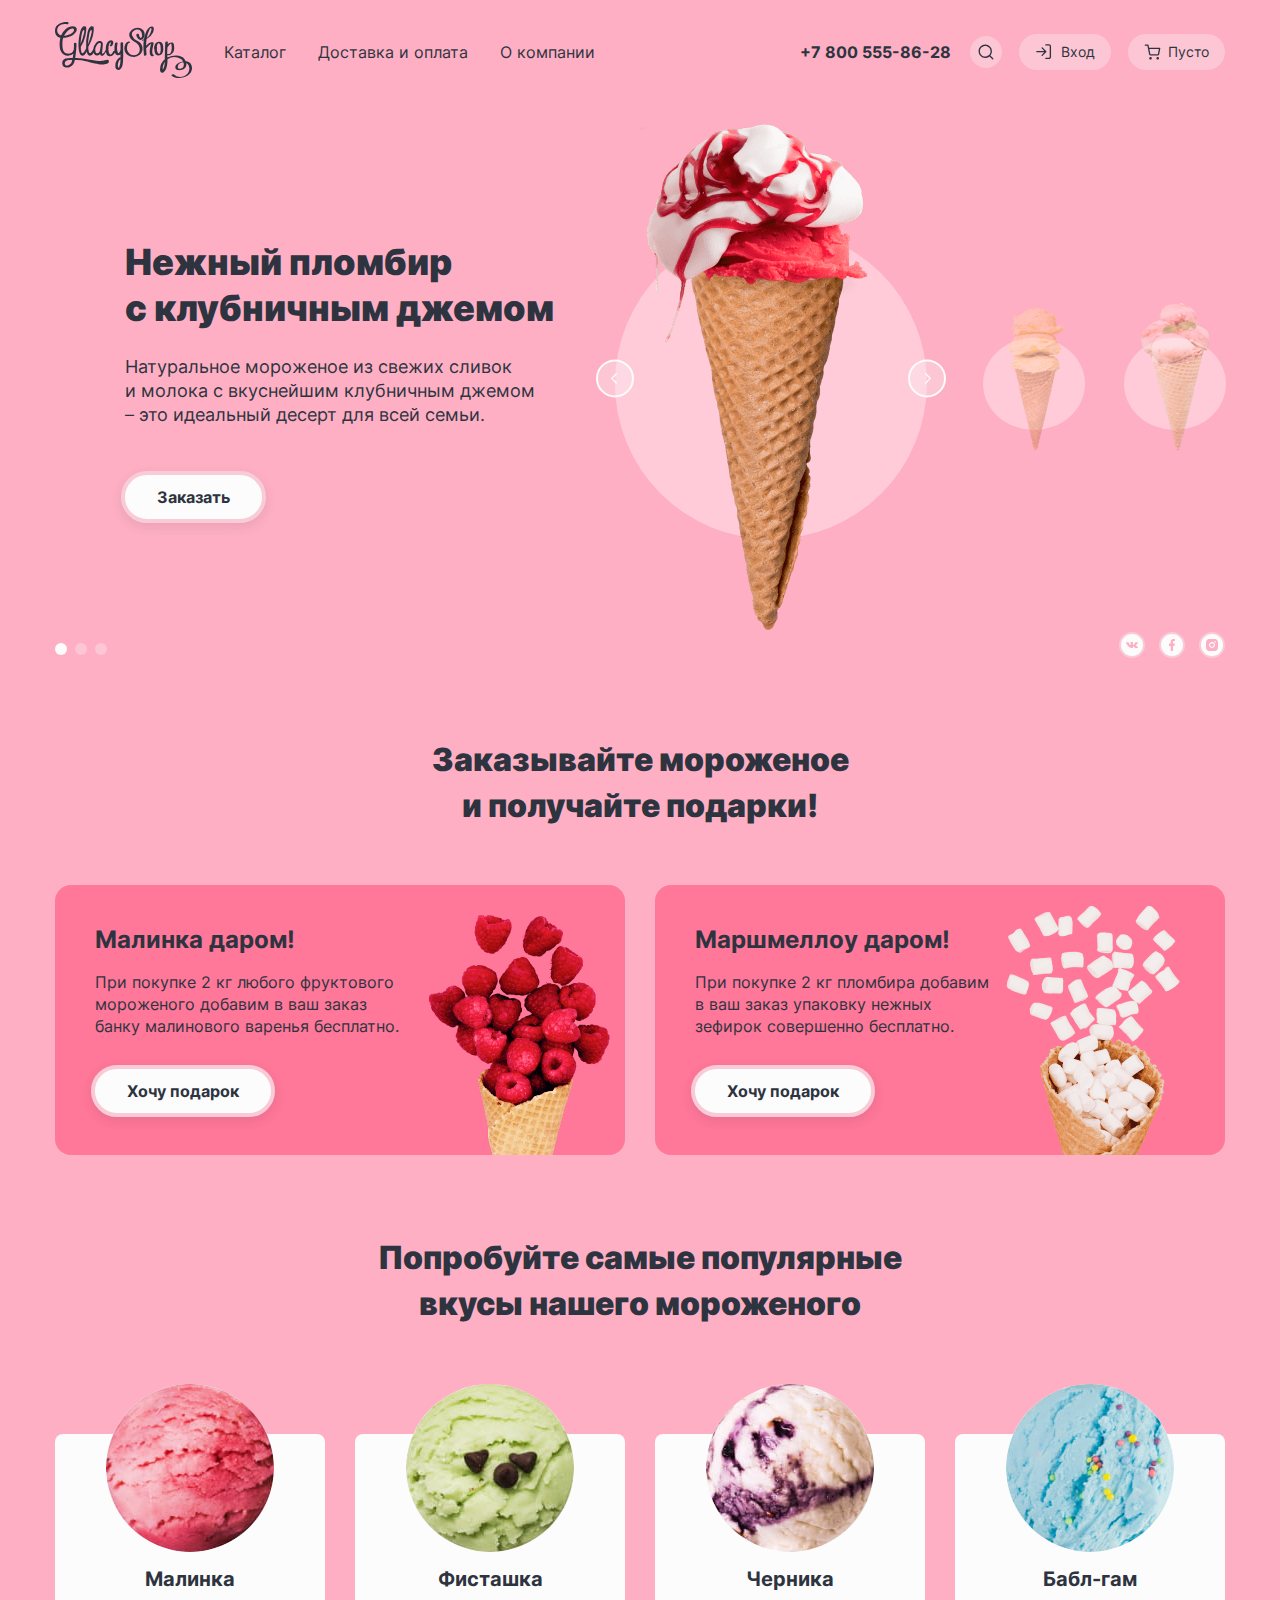
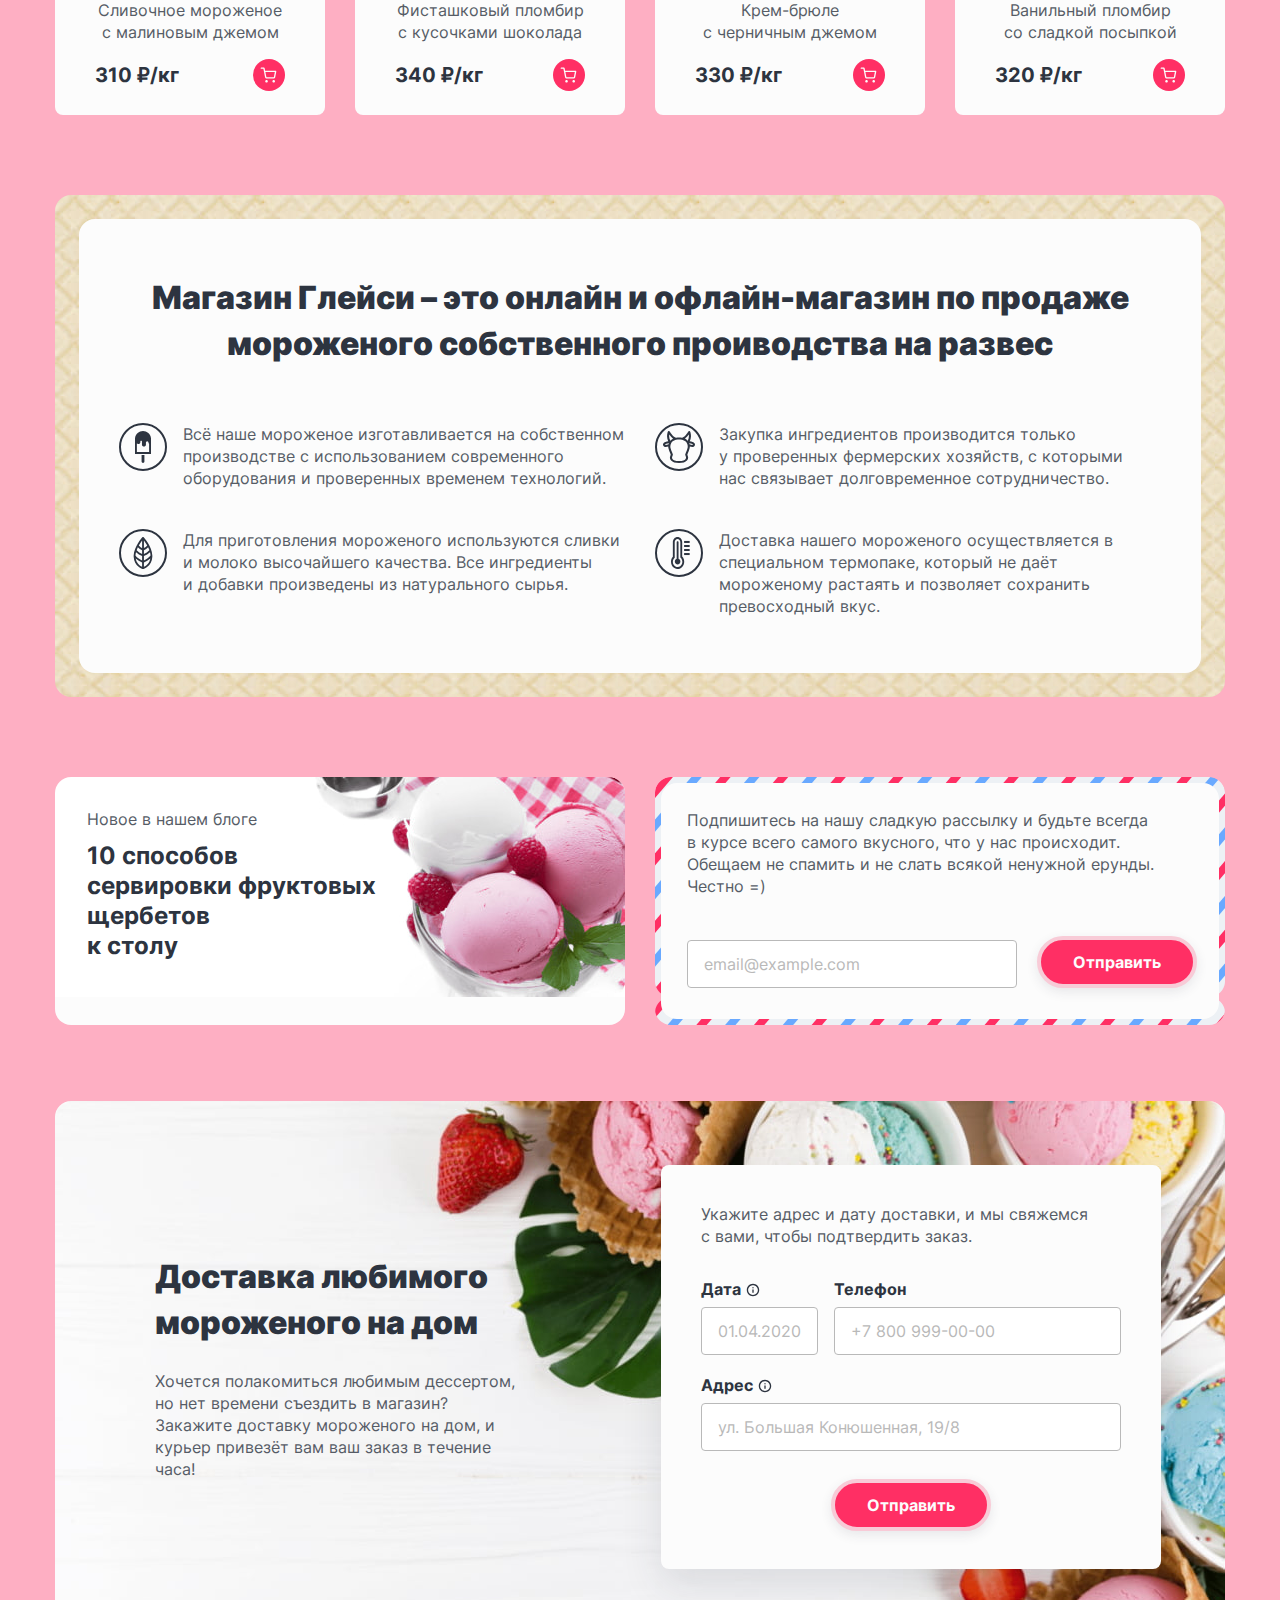
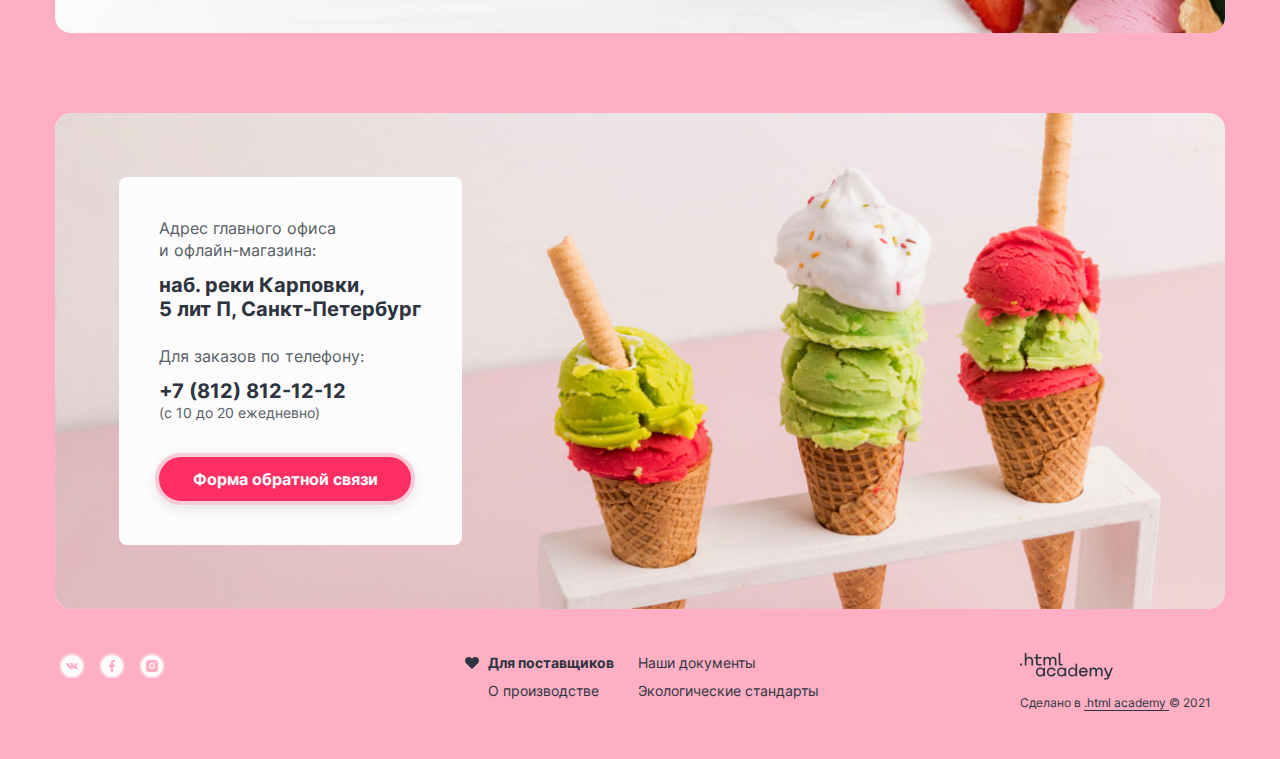
<file: index.html>
<!DOCTYPE html>
<html lang="ru">
  <head>
    <meta charset="utf-8">
    <meta name="viewport" content="width=device-width, initial-scale=1.0">
    <link rel="stylesheet" href="css/style.css">
		<link rel="icon" type="image/png" sizes="32x32" href="images/favicon.png">
    <title>HTML Academy: Глейси</title>
  </head>
  <body class="body-strawberry">
    <div class="container">
      <header class="index-header">
        <nav class="navigation">
          <div class="navigation-pages">
            <a class="navigation-logo" href="index.html">
                <img class="navigation-logo-img" src="images/header/gllacy-logo.svg" width="137" height="56" alt="Логотип магазина Глейси.">
            </a>
            <ul class="navigation-list navigation-menu">
              <li class="navigation-item navigation-catalog">
                <a class="button button-menu button-submenu" href="catalog.html">Каталог</a>
								<div class="submenu-wrapper">
									<ul class="navigation-submenu">
										<li class="submenu-heading">
											Новинки
										</li>
										<li class="submenu-item" tabindex="0">
											<a class="submenu-link" href="catalog.html">Сливочное</a>
										</li>
										<li class="submenu-item" tabindex="0">
											<a class="submenu-link" href="catalog.html">Щербеты</a>
										</li>
										<li class="submenu-item" tabindex="0">
											<a class="submenu-link" href="catalog.html">Фруктовый лед</a>
										</li>
										<li class="submenu-item" tabindex="0">
											<a class="submenu-link" href="catalog.html">Мелорин</a>
										</li>
									</ul>
								</div>
              </li>
              <li class="navigation-item">
                <a class="button button-menu" href="index.html#delivery">Доставка и оплата</a>
              </li>
              <li class="navigation-item">
                <a class="button button-menu" href="index.html#ceo">О компании</a>
              </li>
            </ul> <!-- navigation-menu -->
          </div>

          <div class="navigation-controls">
            <a class="navigation-phone" href="tel:+78005558628">+7 800 555-86-28</a>
            <ul class="navigation-list navigation-actions">
              <li class="navigation-item navigation-search">
                <a class="button button-menu button-search" href="#">
                  <span class="visually-hidden">Поиск</span>
                  <span class="navigation-search-icon"></span>
                </a>
								<div class="search-wrapper">
									<div class="modal-search">
										<div class="search-inner">
											<form class="search" action="https://echo.htmlacademy.ru/" method="post">
												<label class="visually-hidden" for="header-search">Поиск по сайту</label>
												<input class="input-field" type="search" name="search" id="header-search" placeholder="Поиск по сайту">
												<button class="search-cross">
													<span class="visually-hidden">Закрыть.</span>
												</button>
											</form>
										</div>
									</div>
								</div> <!-- wrapper -->
              </li>
              <li class="navigation-item navigation-login">
                <a class="button button-menu button-action" href="#">
                  <span class="navigation-login-icon">Вход</span>
                </a>
								<div class="login-wrapper">
									<div class="modal-login">
										<div class="login-inner">
											<form class="login" action="https://echo.htmlacademy.ru/" method="post">
												<fieldset class="login-form">
													<legend class="login-heading">Личный кабинет</legend>
													<label class="visually-hidden" for="login-email">Введите почту здесь.</label>
													<input class="input-field" type="email" name="email" id="login-email" placeholder="email@example.com" required>
													<label class="visually-hidden" for="login-password">Введите пароль здесь.</label>
													<input class="input-field" type="password" name="password" id="login-password" placeholder="Пароль" required>
													<div class="login-submit">
														<label class="visually-hidden" for="login-submit">Войти.</label>
														<input class="button button-pink" type="submit" id="login-submit" value="Войти">
														<div class="login-hints">
															<a class="login-hint" href="#">Забыли пароль?</a>
															<a class="login-hint" href="#">Регистрация</a>
														</div>
													</div>
												</fieldset>
											</form>
										</div>
									</div>
								</div> <!-- wrapper -->
              </li>
              <li class="navigation-item navigation-cart">
                <a class="button button-menu button-action" href="#">
                  <span class="visually-hidden">Корзина</span>
                  <span class="navigation-cart-icon">Пусто</span>
                </a>
								<div class="cart-wrapper">
									<div class="modal-cart">
										<span class="cart-empty" style="display: block;">Ваша корзина пока пуста</span>
										<div class="cart-inner" style="display: none;">
											<span class="cart-heading">Корзина</span>
											<ul class="cart-list">
												<li class="cart-item">
													<a href="catalog.html">
														<img class="cart-img" src="images/products/product-raspberry.jpg" width="46" height="46" alt="Сливочное мороженое с малиновым джемом.">
													</a>
													<div class="cart-info">
														<a class="cart-product" href="catalog.html">Малинка</a>
														<span class="cart-value">1кг x 310₽</span>
													</div>
													<span class="cart-price">310₽</span>
													<button class="cart-cross">
														<span class="visually-hidden">Удалить из корзины.</span>
													</button>
												</li>
												<li class="cart-item">
													<a href="catalog.html">
														<img class="cart-img" src="images/products/product-bubblegum.jpg" width="46" height="46" alt="Сливочное мороженое с малиновым джемом.">
													</a>
													<div class="cart-info">
														<a class="cart-product" href="catalog.html">Бабл-гам</a>
														<span class="cart-value">1.5кг x 320₽</span>
													</div>
													<span class="cart-price">480₽</span>
													<button class="cart-cross">
														<span class="visually-hidden">Удалить из корзины.</span>
													</button>
												</li>
											</ul>
											<div class="cart-submit">
												<input class="button button-pink" type="submit" value="Оформить заказ">
												<span class="cart-final-price">Итого: 790₽</span>
											</div> <!-- submit -->
										</div> <!-- inner -->
									</div>
								</div> <!-- wrapper -->
              </li>
            </ul> <!-- navigation-actions -->
          </div>
        </nav>
      </header>

      <main class="index-main">
        <h1 class="visually-hidden">Магазин мороженого Глэйси</h1>
        <section class="presentation">
          <h2 class="visually-hidden">Попробуйте наши новинки</h2>
          <div class="presentation-field">
            <div class="presentation-description">
              <div class="description-item active-item">
                <h3 class="description-title">Нежный пломбир <br> с клубничным джемом</h3>
                <p class="description-about">Натуральное мороженое из свежих сливок <br> и молока с вкуснейшим клубничным джемом – это идеальный десерт для всей семьи.</p>
              </div>
              <div class="description-item">
                <h3 class="description-title">Сливочное мороженое со вкусом банана</h3>
                <p class="description-about">Сливочное мороженое с ярким банановым вкусом подарит вам свежесть и наслаждение даже в самый жаркий летний день.</p>
              </div>
              <div class="description-item">
                <h3 class="description-title">Карамельный пломбир с маршмеллоу</h3>
                <p class="description-about">Необычный сладкий десерт с карамельным топпингом и кусочками зефира завоюет сердца сладкоежек всех возрастов.</p>
              </div>

              <a class="button button-white" href="#">Заказать</a>
            </div> <!-- presentation-description -->

            <div class="presentation-slider">
              <div class="slider-slides">
                <div class="slider-slide active-slide">
                  <img class="slide-icecream-img" src="images/presentation/presentation-strawberry.png" width="306" height="507" alt="Пломбир с клубничным джемом.">
                </div>
                <div class="slider-slide preview-slide">
                  <img class="slide-icecream-img" src="images/presentation/presentation-banana.png" width="100" height="150" alt="Сливочное мороженое со вкусом банана.">
                </div>
                <div class="slider-slide preview-slide">
                  <img class="slide-icecream-img" src="images/presentation/presentation-marshmallow.png" width="100" height="150" alt="Карамельный пломбир с маршмеллоу.">
                </div>
              </div>
              <button class="slider-button button-prev" type="button">
                <span class="visually-hidden">Предыдущий слайд.</span>
              </button>
              <button class="slider-button button-next" type="button">
                <span class="visually-hidden">Следующий слайд.</span>
              </button> <!-- slider-controls -->
            </div> <!-- presentation-slider -->
          </div>
        
          <div class="slider-dots">
            <button class="dots-dot active" type="button">
              <span class="visually-hidden">Первый слайд: Пломбир с клубничным джемом.</span>  
            </button>
            <button class="dots-dot" type="button">
              <span class="visually-hidden">Второй слайд: Сливочное мороженое со вкусом банана.</span>  
            </button>
            <button class="dots-dot" type="button">
              <span class="visually-hidden">Третий слайд: Карамельный пломбир с маршмеллоу.</span>  
            </button>
          </div> <!-- slider-dots -->

          <section class="social">
            <h2 class="visually-hidden">Социальные сети</h2>
            <ul class="social-list">
              <li class="social-item">
                <a class="button button-social social-vkontakte" href="https://vk.com/htmlacademy" target="_blank">
                  <span class="visually-hidden">Группа Глэйси ВКонтакте.</span>
                </a>
              </li>
              <li class="social-item">
                <a class="button button-social social-facebook" href="https://www.facebook.com/htmlacademy" target="_blank">
                  <span class="visually-hidden">Страница Глэйси в Фейсбук.</span>
                </a>
              </li>
              <li class="social-item">
                <a class="button button-social social-instagram" href="https://www.instagram.com/htmlacademy" target="_blank">
                  <span class="visually-hidden">Инстаграм Глэйси.</span>
                </a>
              </li>
            </ul> 
          </section> <!-- social -->
        </section> <!-- presentation -->

        <section class="gifts">
          <h2 class="section-title">Заказывайте мороженое <br> и получайте подарки!</h2>
          <div class="gifts-inner">
            <div class="gifts-gift gift-raspberry">
              <h3 class="gift-heading">Малинка даром!</h3>
              <p class="gift-text">При покупке 2 кг любого фруктового мороженого добавим в ваш заказ банку малинового варенья бесплатно.</p>
              <a class="button button-white" href="catalog.html">Хочу подарок</a>
            </div>

            <div class="gifts-gift gift-marshmallow">
              <h3 class="gift-heading">Маршмеллоу даром!</h3>
              <p class="gift-text">При покупке 2 кг пломбира добавим <br> в ваш заказ упаковку нежных <br> зефирок совершенно бесплатно.</p>
              <a class="button button-white" href="catalog.html">Хочу подарок</a>
            </div>
          </div>
        </section> <!-- gifts -->

        <section class="popular">
          <h2 class="section-title">Попробуйте самые популярные <br> вкусы нашего мороженого</h2>
          <ul class="products-list">
            <li class="product">
              <a class="product-link" href="#">
                <img class="product-img" src="images/products/product-raspberry.jpg" width="168" height="168" alt="Сливочное мороженое с малиновым джемом.">
                <h3 class="product-name">Малинка</h3>
                <span class="product-description">Сливочное мороженое с малиновым джемом</span>
              </a>
              <p class="product-buy">
                <b class="product-price">310 ₽/кг</b>
                <a class="product-buy-button" href="#">
                  <span class="visually-hidden">Купить.</span>
                </a>
              </p>
            </li>

            <li class="product">
              <a class="product-link" href="#">
                <img class="product-img" src="images/products/product-pistachio.jpg" width="168" height="168" alt="Фисташковый пломбир с кусочками шоколада.">
                <h3 class="product-name">Фисташка</h3>
                <span class="product-description">Фисташковый пломбир с кусочками шоколада</span>
              </a>
              <p class="product-buy">
                <b class="product-price">340 ₽/кг</b>
                <a class="product-buy-button" href="#">
                  <span class="visually-hidden">Купить.</span>
                </a>
              </p>
            </li>

            <li class="product">
              <a class="product-link" href="#">
                <img class="product-img" src="images/products/product-blueberry.jpg" width="168" height="168" alt="Крем-брюле с черничным джемом.">
                <h3 class="product-name">Черника</h3>
                <span class="product-description">Крем-брюле <br> с черничным джемом</span>
              </a>
              <p class="product-buy">
                <b class="product-price">330 ₽/кг</b>
                <a class="product-buy-button" href="#">
                  <span class="visually-hidden">Купить.</span>
                </a>
              </p>
            </li>

            <li class="product">
              <a class="product-link" href="#">
                <img class="product-img" src="images/products/product-bubblegum.jpg" width="168" height="168" alt="Ванильный пломбир со сладкой посыпкой.">
                <h3 class="product-name">Бабл-гам</h3>
                <span class="product-description">Ванильный пломбир <br> со сладкой посыпкой</span>
              </a>
              <p class="product-buy">
                <b class="product-price">320 ₽/кг</b>
                  <a class="product-buy-button" href="#">
                  <span class="visually-hidden">Купить.</span>
                </a>
              </p>
            </li>
          </ul>
        </section> <!-- gifts -->

        <section class="ceo" id="ceo">
          <div class="ceo-inner">
            <h2 class="section-title">Магазин Глейси – это онлайн и офлайн-магазин по продаже мороженого собственного проиводства на развес</h2>
            <ul class="ceo-list">
              <li class="ceo-text ceo-text-icecream">Всё наше мороженое изготавливается на собственном производстве с использованием современного оборудования и проверенных временем технологий.</li>
              <li class="ceo-text ceo-text-cow">Закупка ингредиентов производится только <br> у проверенных фермерских хозяйств, с которыми <br> нас связывает долговременное сотрудничество.</li>
              <li class="ceo-text ceo-text-leaf">Для приготовления мороженого используются сливки и молоко высочайшего качества. Все ингредиенты <br> и добавки произведены из натурального сырья.</li>
              <li class="ceo-text ceo-text-thermometer">Доставка нашего мороженого осуществляется в специальном термопаке, который не даёт мороженому растаять и позволяет сохранить превосходный вкус.</li>
            </ul>
          </div>
        </section> <!-- ceo -->

        <section class="updates">
          <h2 class="visually-hidden">Наши обновления</h2>
          <div class="updates-inner">
            <a class="updates-blog updates-item" href="#">
              <h3 class="blog-heading">Новое в нашем блоге</h3>
              <span class="blog-article">10 способов сервировки фруктовых щербетов <br> к столу</span>
            </a>

            <div class="updates-subscribe updates-item">
              <div class="subscribe-inner">
                <p class="subscribe-text">Подпишитесь на нашу сладкую рассылку и будьте всегда <br> в курсе всего самого вкусного, что у нас происходит. Обещаем не спамить и не слать всякой ненужной ерунды. Честно =)</p>
                <form class="subscribe-form" action="https://echo.htmlacademy.ru/" method="post">
                  <label class="visually-hidden" for="subscribe-email">Email.</label>
                  <input class="subscribe-email input-field" name="email" type="email" id="subscribe-email" placeholder="email@example.com">
                  <button class="button button-pink" type="submit">Отправить</button>
                </form>
              </div>
            </div>
          </div>
        </section> <!-- updates -->

        <section class="delivery" id="delivery">
          <h2 class="visually-hidden">Доставка</h2>
          <div class="delivery-description">
            <h3 class="delivery-description-heading section-title">Доставка любимого мороженого на дом</h3>
            <p class="delivery-description-text">Хочется полакомиться любимым дессертом, но нет времени съездить в магазин? Закажите доставку мороженого на дом, и курьер привезёт вам ваш заказ в течение часа!</p>
          </div>

          <form class="delivery-form" action="https://echo.htmlacademy.ru/" method="post">
						<fieldset>
							<legend>
								<h3 class="visually-hidden">Форма доставки</h3>
							</legend>
							<p class="delivery-hint">Укажите адрес и дату доставки, и мы свяжемся <br> с вами, чтобы подтвердить заказ.</p>
							<div class="delivery-input">
								<div class="delivery-input-item">
									<label class="delivery-date-heading" for="delivery-date">
										Дата
										<span class="tooltip">
											<span class="tooltip-text">Введите желаемую дату доставки</span>
										</span>
									</label>
									<input class="delivery-date input-field" type="text" name="delivery-date" id="delivery-date" placeholder="01.04.2020" pattern="\d{1,2}.\d{1,2}.\d{4}">
								</div>

								<div class="delivery-input-item">
									<label class="delivery-phone-heading" for="delivery-phone">Телефон</label>
									<input class="delivery-phone input-field" type="tel" name="delivery-phone" id="delivery-phone" placeholder="+7 800 999-00-00">
								</div>

								<div class="delivery-input-item">
									<label class="delivery-address-heading" for="delivery-address">
										Адрес
										<span class="tooltip">
											<span class="tooltip-text">Введите название улицы, дома и квартиры</span>
										</span>
									</label>
									<input class="delivery-address input-field" type="text" name="delivery-address" id="delivery-address" placeholder="ул. Большая Конюшенная, 19/8">
								</div>
							</div>
							<button class="button button-pink" type="submit">Отправить</button>
						</fieldset>          
          </form>
        </section> <!-- delivery -->

        <section class="contacts">
          <h2 class="visually-hidden">Контакты</h2>
          <p class="contacts-text">
            <span class="contacts-address-heading">Адрес главного офиса <br> и офлайн-магазина:</span>
            <a class="contacts-address" href="https://goo.gl/maps/xovBzFXPHfFJWXuR6">наб. реки Карповки, <br> 5 лит П, Санкт-Петербург</a>

            <span class="contacts-phone-heading">Для заказов по телефону:</span>
            <a class="contacts-phone" href="tel:+78128121212">+7 (812) 812-12-12</a>
            <span class="contacts-phone-hint">(с 10 до 20 ежедневно)</span>

            <button class="button button-pink" type="button">Форма обратной связи</button>
          </p>
        </section> <!-- contacts -->
      </main> 
      <footer class="index-footer">
        <section class="social">
          <h2 class="visually-hidden">Социальные сети</h2>
          <ul class="social-list">
            <li class="social-item">
              <a class="button button-social social-vkontakte" href="https://vk.com/htmlacademy" target="_blank">
                <span class="visually-hidden">Группа Глэйси ВКонтакте.</span>
              </a>
            </li>
            <li class="social-item">
              <a class="button button-social social-facebook" href="https://www.facebook.com/htmlacademy" target="_blank">
                <span class="visually-hidden">Страница Глэйси в Фейсбук.</span>
              </a>
            </li>
            <li class="social-item">
              <a class="button button-social social-instagram" href="https://www.instagram.com/htmlacademy" target="_blank">
                <span class="visually-hidden">Инстаграм Глэйси.</span>
              </a>
            </li>
          </ul> 
        </section> <!-- social -->

        <section class="footer-links">
          <h2 class="visually-hidden">Ссылки и документы</h2>
          <ul class="footer-links-list">
            <li class="footer-links-item active">
              <a class="footer-link" href="#" target="_blank">Для поставщиков</a>
            </li>
						<li class="footer-links-item">
              <a class="footer-link" href="#" target="_blank">Наши документы</a>
            </li>
            <li class="footer-links-item">
              <a class="footer-link" href="#" target="_blank">О производстве</a>
            </li>
            <li class="footer-links-item">
              <a class="footer-link" href="#" target="_blank">Экологические стандарты</a>
            </li>
          </ul> 
        </section> <!-- footer-links -->  

        <section class="footer-author">
          <h2 class="visually-hidden">Авторы</h2>
          <a class="author-logo-link" href="https://htmlacademy.ru" target="_blank">
            <img class="author-logo-img" src="images/htmlacademy-logo.svg" width="93" height="27" alt="Логотип HTML Academy.">
          </a>
          <p class="author-text">
            Сделано в 
            <a class="author-link" href="https://htmlacademy.ru" target="_blank">
              .html academy
            </a> 
            © 2021
          </p>
        </section> <!-- author -->
      </footer>
    </div> <!-- container -->
		<div class="modal-feedback" style="display: none;">
			<div class="feedback-inner">
				<div class="feedback-window">
					<form class="feedback" action="https://echo.htmlacademy.ru/" method="post">
						<p class="feedback-heading">Мы обязательно ответим вам!</p>
						<fieldset class="feedback-form">
							<label class="visually-hidden" for="feedback-name">Введите имя и фамилию здесь</label>
							<input class="input-field" type="text" name="name-lastname" id="feedback-name" placeholder="Имя и Фамилия">
							<label class="visually-hidden" for="feedback-email">Введите почту здесь</label>
							<input class="input-field" type="email" name="email" id="feedback-email" placeholder="email@example.com">
							<textarea class="feedback-message" cols="30" rows="10" name="message" placeholder="В свободной форме"></textarea>
							<label class="visually-hidden" for="feedback-submit">Отправить</label>
							<input class="button button-pink" type="submit" id="feedback-submit" value="Отправить">
						</fieldset>
					</form>
					<button class="feedback-cross">
						<span class="visually-hidden">Закрыть.</span>
					</button>
				</div>
			</div>
		</div>
  </body>
</html>
</file>
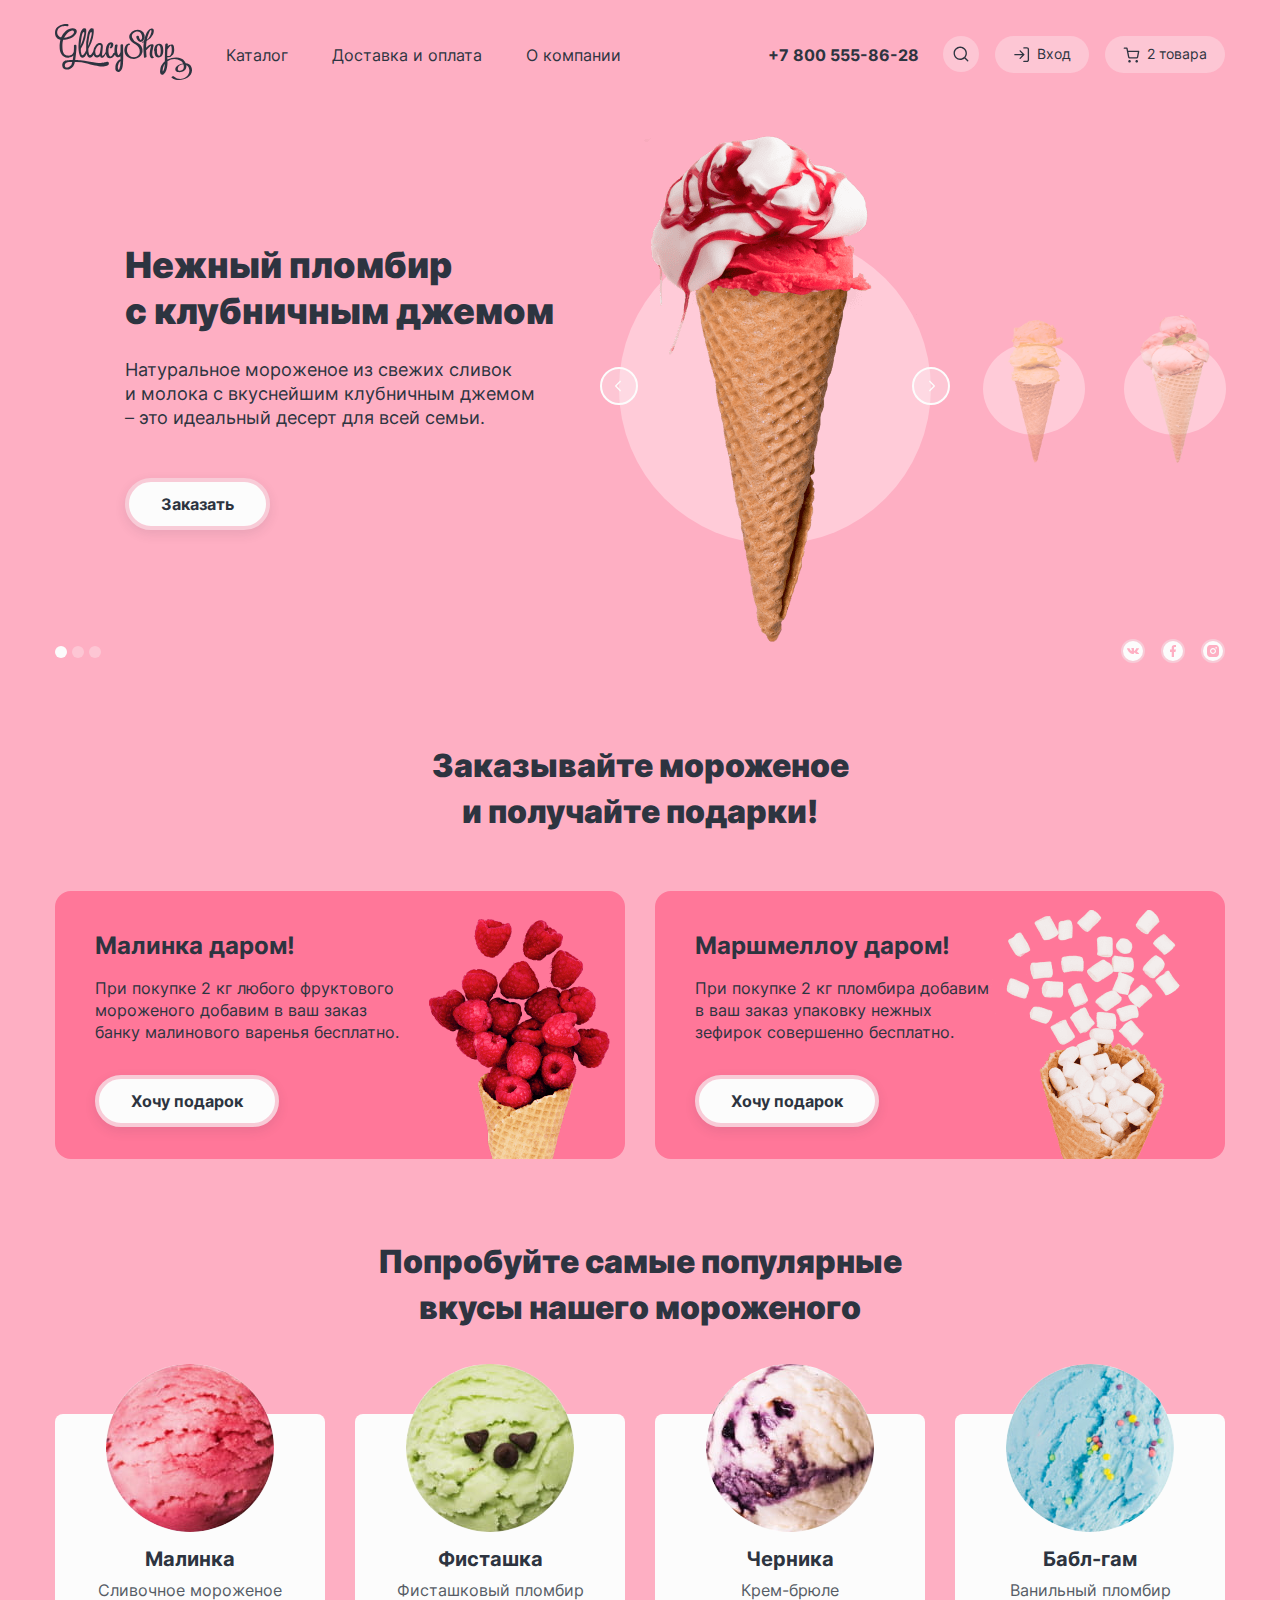
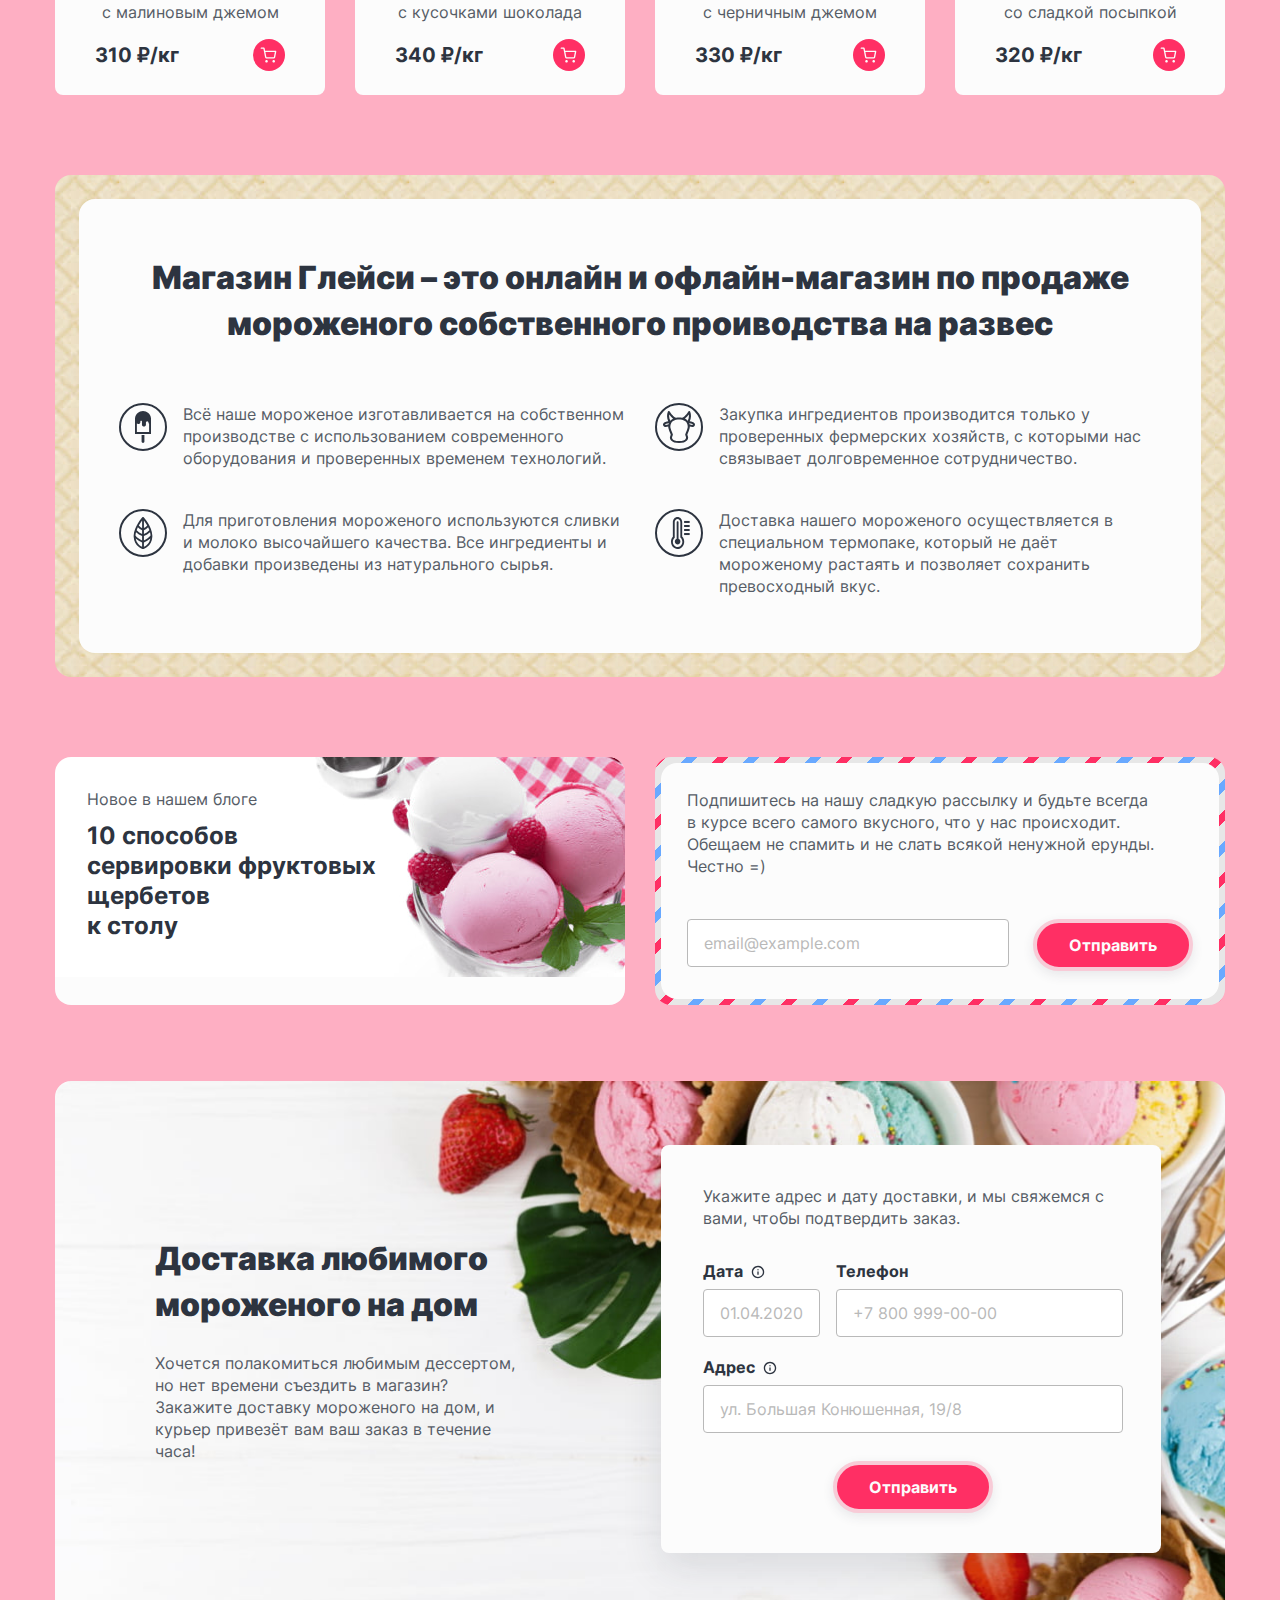
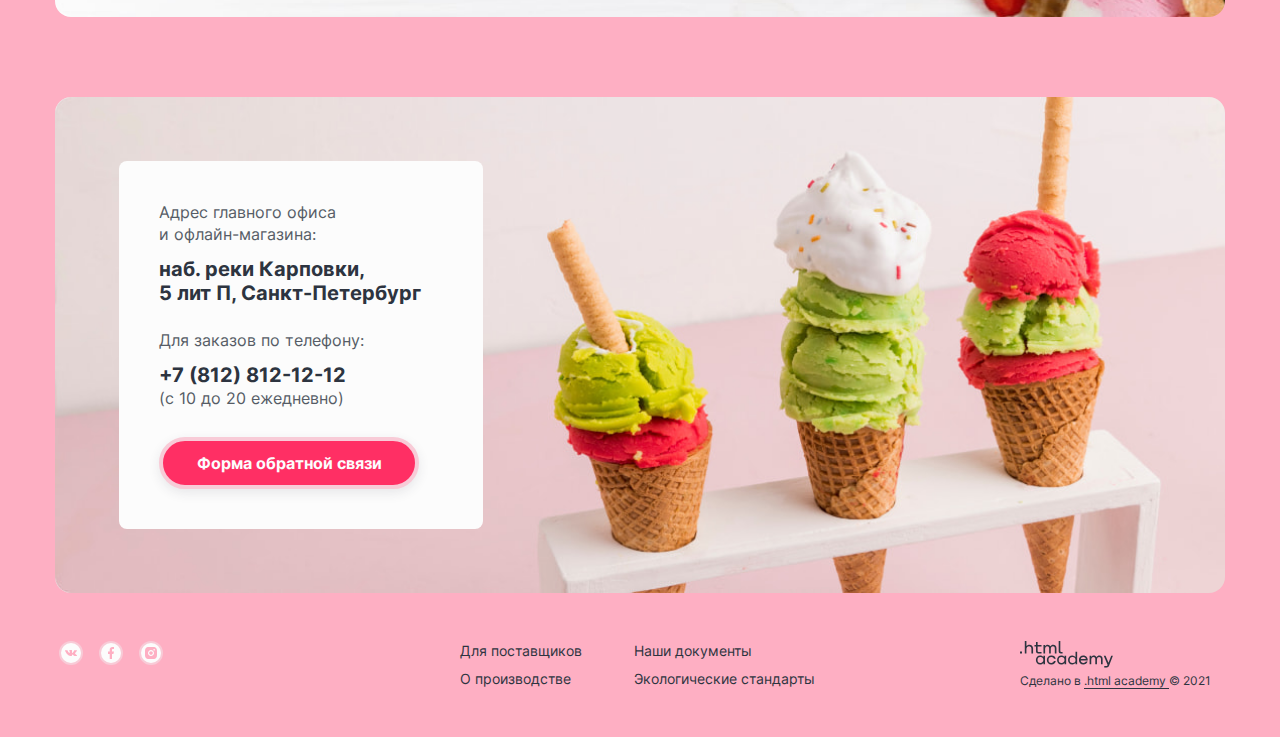
<file: 10/index.html>
<!DOCTYPE html>
<html lang="ru">
  <head>
    <meta charset="utf-8">
    <meta name="viewport" content="width=device-width, initial-scale=1.0">
    <link rel="stylesheet" href="css/style.css">
		<link rel="stylesheet" href="css/my-normalize.css">
		<link rel="icon" href="icon.ico">
		<link rel="icon" type="image/png" sizes="32x32" href="images/icon.png">
    <title>HTML Academy: Глейси</title>
    <base href="https://htmlacademy-htmlcss.github.io/1945443-gllacy-33/10/">
</head>
  <body class="body-strawberry">
    <div class="container">
      <header class="index-header">
        <nav class="navigation">
          <div class="navigation__pages">
            <a class="navigation__logo" href="index.html">
                <img class="navigation__logo__img" src="images/header/gllacy-logo.svg" width="137" height="56" alt="Логотип магазина Глейси">
            </a>
            <ul class="navigation__list navigation-menu">
              <li class="navigation__item navigation_catalog">
                <a class="button button_menu button_submenu" href="catalog.html">Каталог</a>
								<div class="submenu-wrapper">
									<ul class="navigation__submenu">
										<li class="submenu__heading">
											Новинки
										</li>
										<li class="submenu__item" tabindex="0">
											<a class="submenu__link" href="catalog.html">Сливочное</a>
										</li>
										<li class="submenu__item" tabindex="0">
											<a class="submenu__link" href="catalog.html">Щербеты</a>
										</li>
										<li class="submenu__item" tabindex="0">
											<a class="submenu__link" href="catalog.html">Фруктовый лед</a>
										</li>
										<li class="submenu__item" tabindex="0">
											<a class="submenu__link" href="catalog.html">Мелорин</a>
										</li>
									</ul>
								</div>
              </li>
              <li class="navigation__item">
                <a class="button button_menu" href="index.html#delivery">Доставка и оплата</a>
              </li>
              <li class="navigation__item">
                <a class="button button_menu" href="index.html#ceo">О компании</a>
              </li>
            </ul> <!-- navigation-menu -->
          </div>

          <div class="navigation__controls">
            <a class="navigation__phone" href="tel:+78005558628">+7 800 555-86-28</a>
            <ul class="navigation__list navigation-actions">
              <li class="navigation__item navigation_search">
                <a class="button button_menu button_search" href="#">
                  <span class="visually-hidden">Поиск</span>
                  <span class="navigation-search"></span>
                </a>
								<div class="search-wrapper">
									<div class="modal-search">
										<div class="search__inner">
											<label class="visually-hidden" for="header-search">Поиск по сайту</label>
											<input class="input-field" type="search" name="search" id="header-search" placeholder="Поиск по сайту">
											<span class="search__cross"></span>
										</div>
									</div>
								</div> <!-- wrapper -->
              </li>
              <li class="navigation__item navigation_login">
                <a class="button button_menu button_action" href="#">
                  <span class="navigation-login">Вход</span>
                </a>
								<div class="login-wrapper">
									<div class="modal-login">
										<div class="login__inner">
											<fieldset class="login">
												<legend class="login__heading">Личный кабинет</legend>
												<form class="login__form" action="https://echo.htmlacademy.ru/" method="post">
													<input class="input-field" type="email" name="email" placeholder="email@example.com" required>
													<input class="input-field" type="password" name="password" placeholder="Пароль" required>
													<div class="login__submit">
														<input class="button button_pink" type="submit" value="Войти">
														<div class="login__hints">
															<a class="login__hint" href="#">Забыли пароль?</a>
															<a class="login__hint" href="#">Регистрация</a>
														</div>
													</div>
												</form>
											</fieldset>
										</div>
									</div>
								</div> <!-- wrapper -->
              </li>
              <li class="navigation__item navigation_cart">
                <a class="button button_menu button_action" href="#">
                  <span class="visually-hidden">Корзина</span>
                  <span class="navigation-cart">2 товара</span>
                </a>
								<div class="cart-wrapper">
									<div class="modal-cart" style="box-shadow: 0px 15px 40px rgba(45, 52, 64, 0.12);">
										<span class="cart__empty" style="display: none;">Ваша корзина пока пуста</span>
										<div class="cart__inner" style="display: block;">
											<span class="cart__heading">Корзина</span>
											<ul class="cart__list">
												<li class="cart__item">
													<a href="catalog.html">
														<img class="cart__img" src="images/products/product-raspberry.jpg" style="width: 46px; height: 46px;" alt="Сливочное мороженое с малиновым джемом">
													</a>
													<div class="cart__info">
														<a class="cart__product" href="catalog.html">Малинка</a>
														<span class="cart__value">1кг x 310₽</span>
													</div>
													<span class="cart__price">310₽</span>
													<span class="cart__cross"></span>
												</li>
												<li class="cart__item">
													<a href="catalog.html">
														<img class="cart__img" src="images/products/product-bubblegum.jpg" style="width: 46px; height: 46px;" alt="Сливочное мороженое с малиновым джемом">
													</a>
													<div class="cart__info">
														<a class="cart__product" href="catalog.html">Бабл-гам</a>
														<span class="cart__value">1.5кг x 320₽</span>
													</div>
													<span class="cart__price">480₽</span>
													<span class="cart__cross"></span>
												</li>
											</ul>
											<div class="cart__submit">
												<input class="button button_pink" type="submit" value="Оформить заказ">
												<span class="cart__final-price">Итого: 790₽</span>
											</div> <!-- submit -->
										</div> <!-- inner -->
									</div>
								</div> <!-- wrapper -->
              </li>
            </ul> <!-- navigation-actions -->
          </div>
        </nav>
      </header>

      <main class="index-main">
        <h1 class="visually-hidden">Магазин мороженого Глэйси</h1>
        <section class="presentation">
          <h2 class="visually-hidden">Попробуйте наши новинки</h2>
          <div class="presentation__field">
            <div class="presentation__description">
              <div class="description__item active-item">
                <h3 class="description__title">Нежный пломбир <br> с клубничным джемом</h3>
                <span class="description__about">Натуральное мороженое из свежих сливок <br> и молока с вкуснейшим клубничным джемом – это идеальный десерт для всей семьи.</span>
              </div>
              <div class="description__item">
                <h3 class="description__title">Сливочное мороженое со вкусом банана</h3>
                <span class="description__about">Сливочное мороженое с ярким банановым вкусом подарит вам свежесть и наслаждение даже в самый жаркий летний день.</span>
              </div>
              <div class="description__item">
                <h3 class="description__title">Карамельный пломбир с маршмеллоу</h3>
                <span class="description__about">Необычный сладкий десерт с карамельным топпингом и кусочками зефира завоюет сердца сладкоежек всех возрастов.</span>
              </div>

              <a class="button button_white" href="#">Заказать</a>
            </div> <!-- presentation-description -->

            <div class="presentation__slider">
              <div class="slider__slides">
                <div class="slider__slide active-slide">
                  <img class="slide__icecream-img" src="images/presentation/presentation-strawberry.png" width="306" height="507" alt="Пломбир с клубничным джемом">
                </div>
                <div class="slider__slide preview-slide">
                  <img class="slide__icecream-img" src="images/presentation/presentation-banana.png" width="100" height="150" alt="Сливочное мороженое со вкусом банана">
                </div>
                <div class="slider__slide preview-slide">
                  <img class="slide__icecream-img" src="images/presentation/presentation-marshmallow.png" width="100" height="150" alt="Карамельный пломбир с маршмеллоу">
                </div>
              </div>
              <button class="slider-button button-prev" type="button">
                <span class="visually-hidden">Предыдущий слайд</span>
              </button>
              <button class="slider-button button-next" type="button">
                <span class="visually-hidden">Следующий слайд</span>
              </button> <!-- slider-controls -->
            </div> <!-- presentation-slider -->
          </div>
        
          <div class="slider-dots">
            <button class="dots__dot active" type="button">
              <span class="visually-hidden">Первый слайд: Пломбир с клубничным джемом</span>  
            </button>
            <button class="dots__dot" type="button">
              <span class="visually-hidden">Второй слайд: Сливочное мороженое со вкусом банана</span>  
            </button>
            <button class="dots__dot" type="button">
              <span class="visually-hidden">Третий слайд: Карамельный пломбир с маршмеллоу</span>  
            </button>
          </div> <!-- slider-dots -->

          <section class="social">
            <h2 class="visually-hidden">Социальные сети</h2>
            <ul class="social__list">
              <li class="social__item">
                <a class="button button_social social-vkontakte" href="https://vk.com/htmlacademy" target="_blank">
                  <span class="visually-hidden">Группа Глэйси ВКонтакте</span>
                </a>
              </li>
              <li class="social__item">
                <a class="button button_social social-facebook" href="https://www.facebook.com/htmlacademy" target="_blank">
                  <span class="visually-hidden">Страница Глэйси в Фейсбук</span>
                </a>
              </li>
              <li class="social__item">
                <a class="button button_social social-instagram" href="https://www.instagram.com/htmlacademy" target="_blank">
                  <span class="visually-hidden">Инстаграм Глэйси</span>
                </a>
              </li>
            </ul> 
          </section> <!-- social -->
        </section> <!-- presentation -->

        <section class="gifts">
          <h2 class="section__title">Заказывайте мороженое <br> и получайте подарки!</h2>
          <div class="gifts__inner">
            <div class="gifts__gift gift-raspberry">
              <h3 class="gift__heading">Малинка даром!</h3>
              <p class="gift__text">При покупке 2 кг любого фруктового мороженого добавим в ваш заказ банку малинового варенья бесплатно.</p>
              <a class="button button_white" href="catalog.html">Хочу подарок</a>
            </div>

            <div class="gifts__gift gift-marshmallow">
              <h3 class="gift__heading">Маршмеллоу даром!</h3>
              <p class="gift__text">При покупке 2 кг пломбира добавим <br> в ваш заказ упаковку нежных <br> зефирок совершенно бесплатно.</p>
              <a class="button button_white" href="catalog.html">Хочу подарок</a>
            </div>
          </div>
        </section> <!-- gifts -->

        <section class="popular">
          <h2 class="section__title">Попробуйте самые популярные <br> вкусы нашего мороженого</h2>
          <ul class="products-list">
            <li class="product">
              <a class="product__link" href="#">
                <img class="product__img" src="images/products/product-raspberry.jpg" width="168" height="168" alt="Сливочное мороженое с малиновым джемом">
                <h3 class="product__name">Малинка</h3>
                <span class="product__description">Сливочное мороженое с малиновым джемом</span>
              </a>
              <p class="product__buy">
                <b class="product__price">310 ₽/кг</b>
                <a class="product__buy-button" href="#">
                  <span class="visually-hidden">Купить</span>
                </a>
              </p>
            </li>

            <li class="product">
              <a class="product__link" href="#">
                <img class="product__img" src="images/products/product-pistachio.jpg" width="168" height="168" alt="Фисташковый пломбир с кусочками шоколада">
                <h3 class="product__name">Фисташка</h3>
                <span class="product__description">Фисташковый пломбир с кусочками шоколада</span>
              </a>
              <p class="product__buy">
                <b class="product__price">340 ₽/кг</b>
                <a class="product__buy-button" href="#">
                  <span class="visually-hidden">Купить</span>
                </a>
              </p>
            </li>

            <li class="product">
              <a class="product__link" href="#">
                <img class="product__img" src="images/products/product-blueberry.jpg" width="168" height="168" alt="Крем-брюле с черничным джемом">
                <h3 class="product__name">Черника</h3>
                <span class="product__description">Крем-брюле <br> с черничным джемом</span>
              </a>
              <p class="product__buy">
                <b class="product__price">330 ₽/кг</b>
                <a class="product__buy-button" href="#">
                  <span class="visually-hidden">Купить</span>
                </a>
              </p>
            </li>

            <li class="product">
              <a class="product__link" href="#">
                <img class="product__img" src="images/products/product-bubblegum.jpg" width="168" height="168" alt="Ванильный пломбир со сладкой посыпкой">
                <h3 class="product__name">Бабл-гам</h3>
                <span class="product__description">Ванильный пломбир <br> со сладкой посыпкой</span>
              </a>
              <p class="product__buy">
                <b class="product__price">320 ₽/кг</b>
                  <a class="product__buy-button" href="#">
                  <span class="visually-hidden">Купить</span>
                </a>
              </p>
            </li>
          </ul>
        </section> <!-- gifts -->

        <section class="ceo" id="ceo">
          <div class="ceo__inner">
            <h2 class="section__title">Магазин Глейси – это онлайн и офлайн-магазин по продаже мороженого собственного проиводства на развес</h2>
            <ul class="ceo__list">
              <li class="ceo__text ceo__text_icecream">Всё наше мороженое изготавливается на собственном производстве с использованием современного оборудования и проверенных временем технологий.</li>
              <li class="ceo__text ceo__text_cow">Закупка ингредиентов производится только у проверенных фермерских хозяйств, с которыми нас связывает долговременное сотрудничество.</li>
              <li class="ceo__text ceo__text_leaf">Для приготовления мороженого используются сливки и молоко высочайшего качества. Все ингредиенты и добавки произведены из натурального сырья.</li>
              <li class="ceo__text ceo__text_thermometer">Доставка нашего мороженого осуществляется в специальном термопаке, который не даёт мороженому растаять и позволяет сохранить превосходный вкус.</li>
            </ul>
          </div>
        </section> <!-- ceo -->

        <section class="updates">
          <h2 class="visually-hidden">Наши обновления</h2>
          <div class="updates__inner">
            <a class="updates__blog updates-item" href="#">
              <h3 class="blog__heading">Новое в нашем блоге</h3>
              <span class="blog__article">10 способов сервировки фруктовых щербетов <br> к столу</span>
            </a>

            <div class="updates__subscribe updates-item">
              <div class="subscribe__inner">
                <span class="subscribe__text">Подпишитесь на нашу сладкую рассылку и будьте всегда <br> в курсе всего самого вкусного, что у нас происходит. Обещаем не спамить и не слать всякой ненужной ерунды. Честно =)</span>
                <form class="subscribe__form" action="https://echo.htmlacademy.ru/" method="post">
                  <label class="visually-hidden" for="subscribe-email">Email</label>
                  <input class="subscribe__email input-field" name="email" type="email" id="subscribe-email" placeholder="email@example.com">
                  <button class="button button_pink" type="submit">Отправить</button>
                </form>
              </div>
            </div>
          </div>
        </section> <!-- updates -->

        <section class="delivery" id="delivery">
          <h2 class="visually-hidden">Доставка</h2>
          <div class="delivery__description">
            <h3 class="delivery__description-heading section__title">Доставка любимого мороженого на дом</h3>
            <span class="delivery__description__text">Хочется полакомиться любимым дессертом, но нет времени съездить в магазин? Закажите доставку мороженого на дом, и курьер привезёт вам ваш заказ в течение часа!</span>
          </div>

          <form class="delivery__form" action="https://echo.htmlacademy.ru/" method="post">
						<fieldset>
							<legend>
								<h3 class="visually-hidden">Форма доставки</h3>
							</legend>
							<span class="delivery__hint">Укажите адрес и дату доставки, и мы свяжемся с вами, чтобы подтвердить заказ.</span>
							<div class="delivery__input">
								<div class="delivery__input-item">
									<label class="delivery__date-heading" for="delivery-date">
										Дата
										<span class="tooltip">
											<span class="tooltip-text">Введите желаемую дату доставки</span>
										</span>
									</label>
									<input class="delivery__date input-field" type="text" name="delivery-date" id="delivery-date" placeholder="01.04.2020" pattern="\d{1,2}.\d{1,2}.\d{4}">
								</div>

								<div class="delivery__input-item">
									<label class="delivery__phone-heading" for="delivery-phone">Телефон</label>
									<input class="delivery__phone input-field" type="tel" name="delivery-phone" id="delivery-phone" placeholder="+7 800 999-00-00">
								</div>

								<div class="delivery__input-item">
									<label class="delivery__address-heading" for="delivery-address">
										Адрес
										<span class="tooltip">
											<span class="tooltip-text">Введите название улицы, дома и квартиры</span>
										</span>
									</label>
									<input class="delivery__address input-field" type="text" name="delivery-address" id="delivery-address" placeholder="ул. Большая Конюшенная, 19/8">
								</div>
							</div>
							<button class="button button_pink" type="submit">Отправить</button>
						</fieldset>          
          </form>
        </section> <!-- delivery -->

        <section class="contacts">
          <h2 class="visually-hidden">Контакты</h2>
          <p class="contacts__text">
            <span class="contacts__address-heading">Адрес главного офиса <br> и офлайн-магазина:</span>
            <a class="contacts__address" href="#">наб. реки Карповки, <br> 5 лит П, Санкт-Петербург</a>

            <span class="contacts__phone-heading">Для заказов по телефону:</span>
            <a class="contacts__phone" href="tel:+78128121212">+7 (812) 812-12-12</a>
            <span class="contacts__phone-hint">(с 10 до 20 ежедневно)</span>

            <button class="button button_pink" type="button">Форма обратной связи</button>
          </p>
        </section> <!-- contacts -->
      </main> 
      <footer class="index-footer">
        <section class="social">
          <h2 class="visually-hidden">Социальные сети</h2>
          <ul class="social__list">
            <li class="social__item">
              <a class="button button_social social-vkontakte" href="https://vk.com/htmlacademy" target="_blank">
                <span class="visually-hidden">Группа Глэйси ВКонтакте</span>
              </a>
            </li>
            <li class="social__item">
              <a class="button button_social social-facebook" href="https://www.facebook.com/htmlacademy" target="_blank">
                <span class="visually-hidden">Страница Глэйси в Фейсбук</span>
              </a>
            </li>
            <li class="social__item">
              <a class="button button_social social-instagram" href="https://www.instagram.com/htmlacademy" target="_blank">
                <span class="visually-hidden">Инстаграм Глэйси</span>
              </a>
            </li>
          </ul> 
        </section> <!-- social -->

        <section class="footer__links">
          <h2 class="visually-hidden">Ссылки и документы</h2>
          <ul class="footer__links-list">
            <li class="footer__links-item active">
              <a class="footer__link" href="#" target="_blank">Для поставщиков</a>
            </li>
						<li class="footer__links-item">
              <a class="footer__link" href="#" target="_blank">Наши документы</a>
            </li>
            <li class="footer__links-item">
              <a class="footer__link" href="#" target="_blank">О производстве</a>
            </li>
            <li class="footer__links-item">
              <a class="footer__link" href="#" target="_blank">Экологические стандарты</a>
            </li>
          </ul> 
        </section> <!-- footer-links -->  

        <section class="footer__author">
          <h2 class="visually-hidden">Авторы</h2>
          <a class="author__logo-link" href="https://htmlacademy.ru" target="_blank">
            <img class="author__logo-img" src="images/htmlacademy-logo.svg" width="93" height="27" alt="Логотип HTML Academy">
          </a>
          <span class="author__text">
            Сделано в 
            <a class="author__link" href="https://htmlacademy.ru" target="_blank">
              .html academy
            </a> 
            © 2021
          </span>
        </section> <!-- author -->
      </footer>
    </div> <!-- container -->
		<div class="modal-feedback" style="display: none;">
			<div class="feedback__inner">
				<div class="feedback__window">
					<form class="feedback" action="https://echo.htmlacademy.ru/" method="post">
						<p class="feedback__heading">Мы обязательно ответим вам!</p>
						<fieldset class="feedback__form">
							<input class="input-field" type="text" name="name-lastname" placeholder="Имя и Фамилия">
							<input class="input-field" type="email" name="email" placeholder="email@example.com">
							<textarea class="feedback__message" cols="30" rows="10" name="message" placeholder="В свободной форме"></textarea>
							<input class="button button_pink" type="submit">
						</fieldset>
					</form>
					<span class="feedback__cross"></span>
				</div>
			</div>
		</div>
  </body>
</html>
</file>
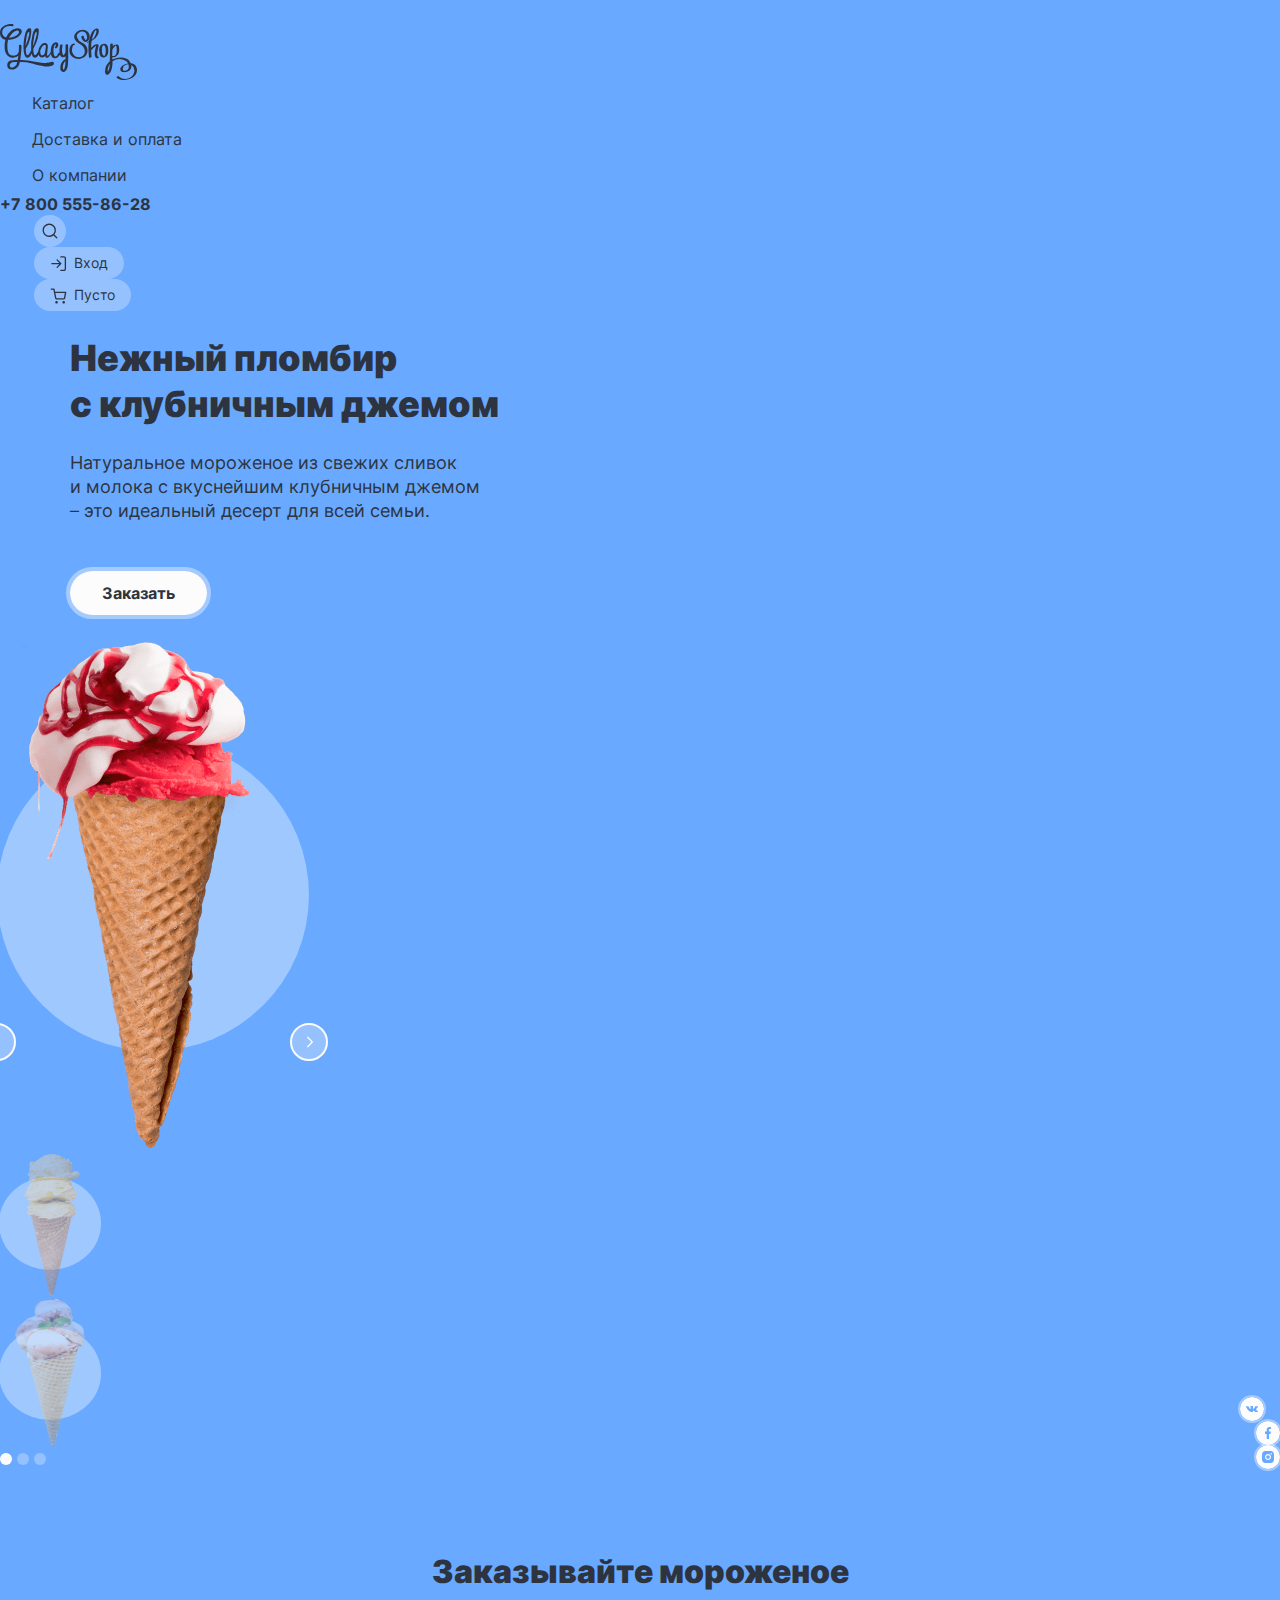
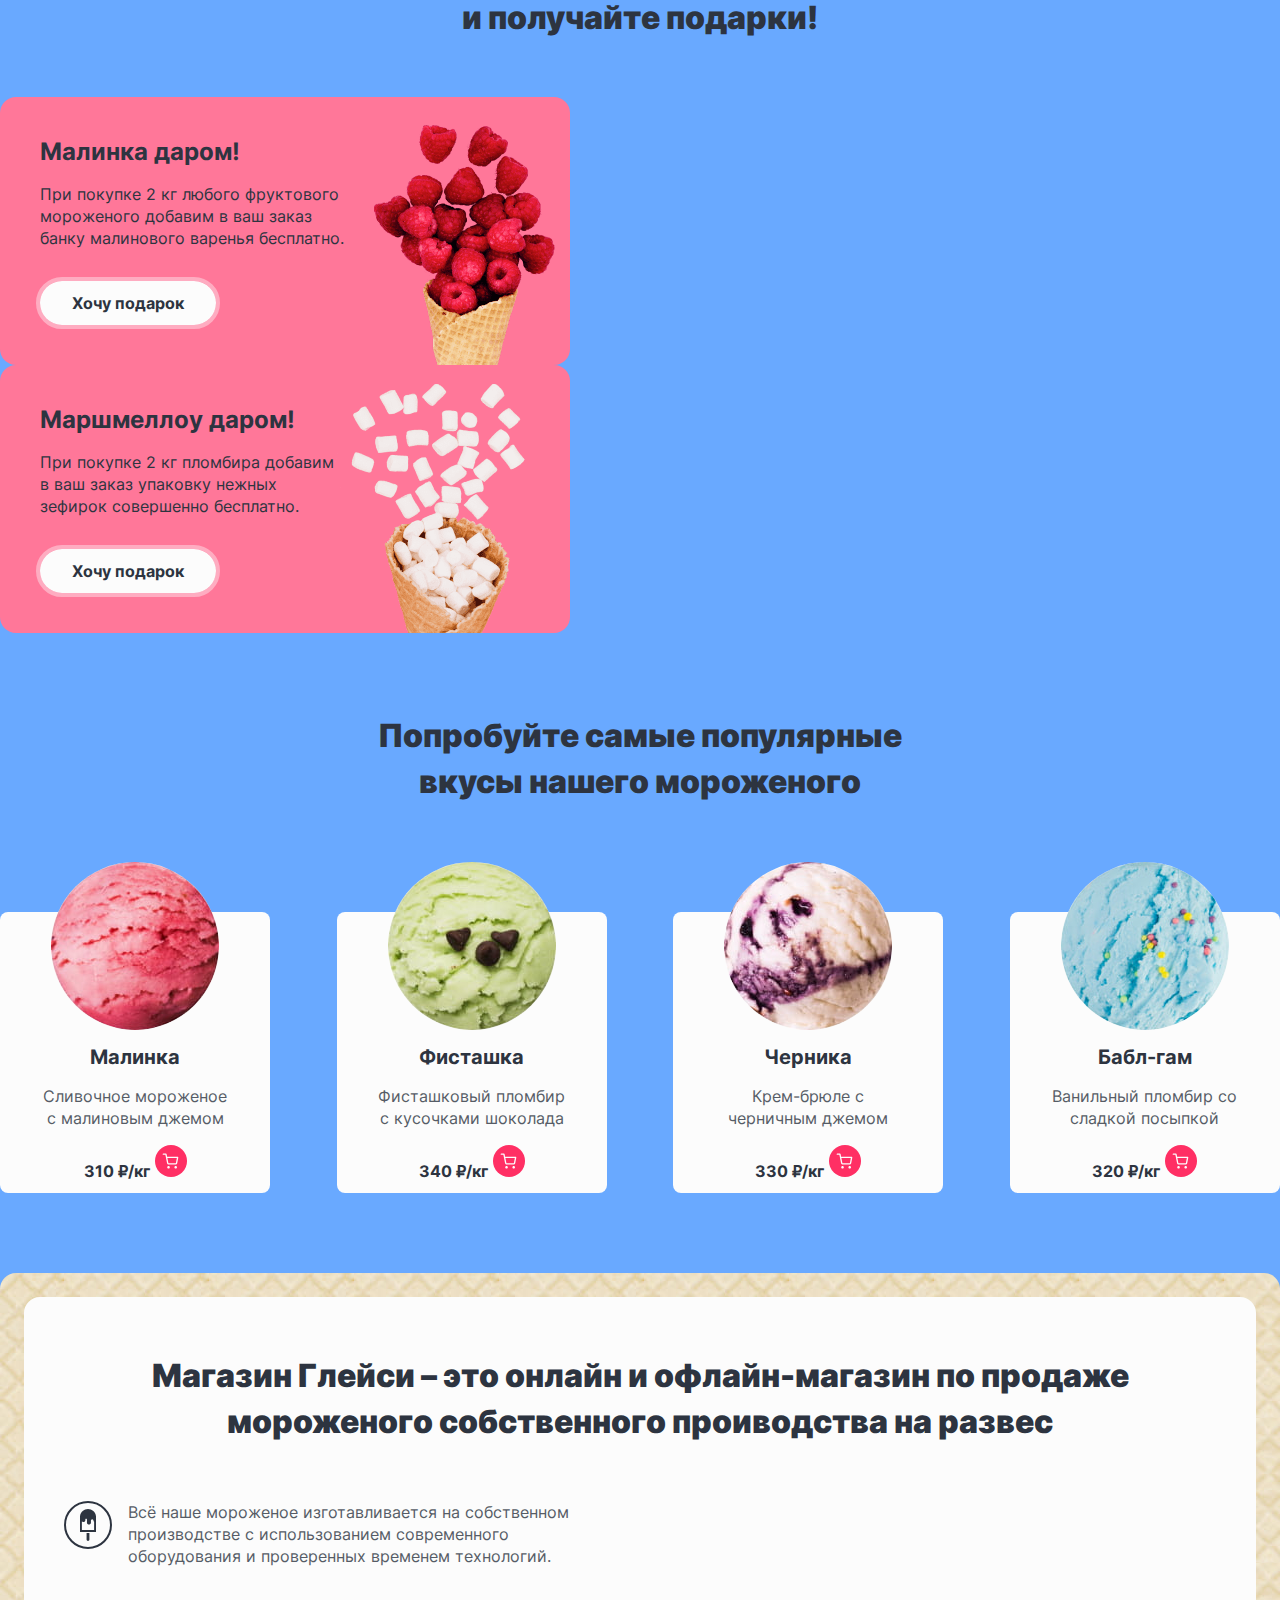
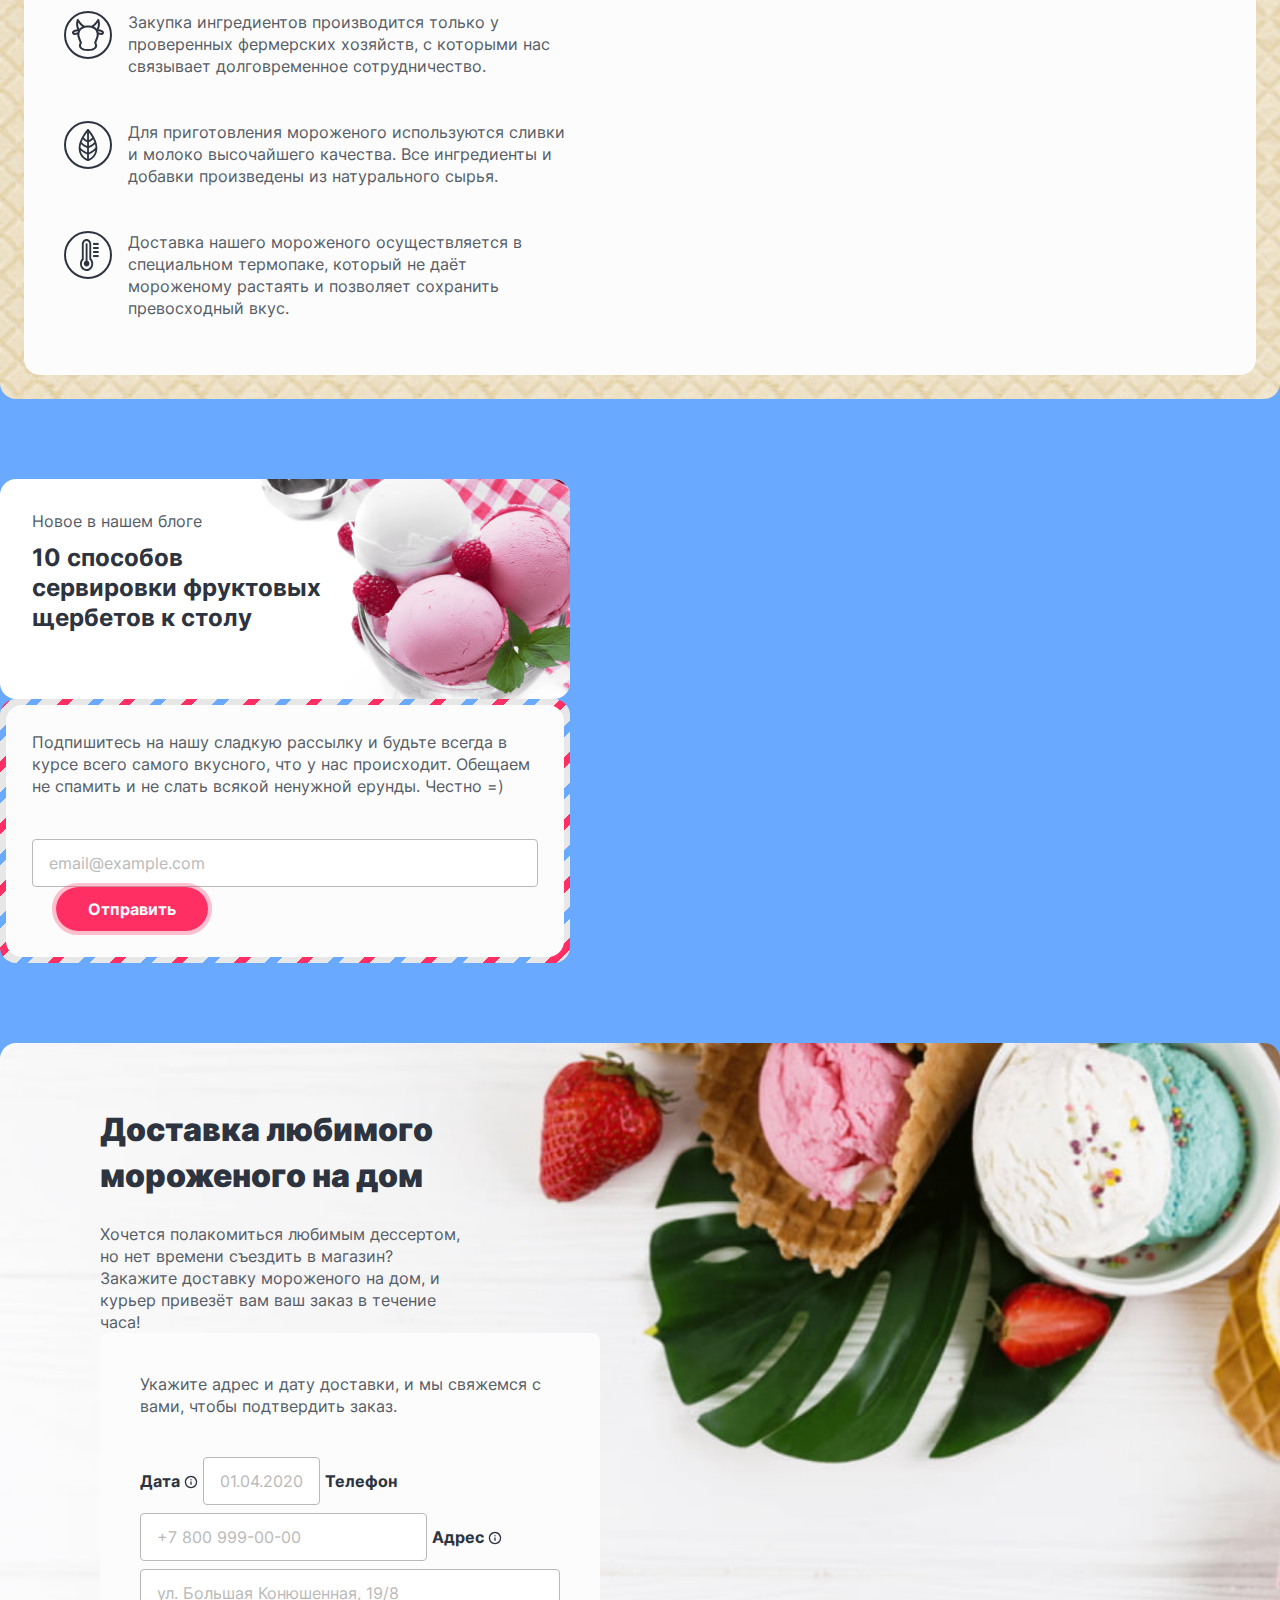
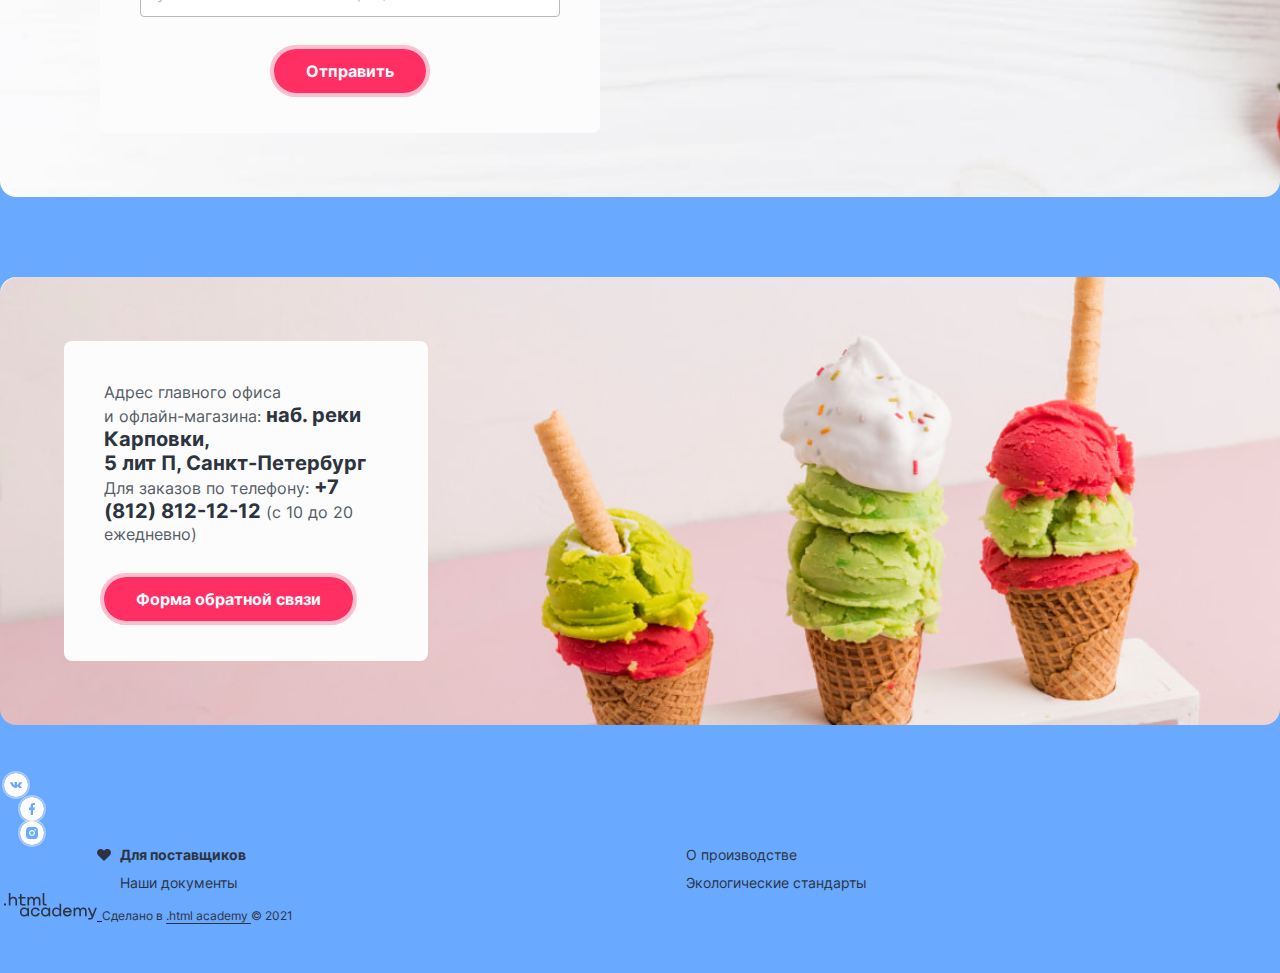
<file: 5/index.html>
<!DOCTYPE html>
<html lang="ru">
  <head>
    <meta charset="utf-8">
    <meta name="viewport" content="width=device-width, initial-scale=1.0">
    <link rel="stylesheet" href="css/style.css">
    <title>HTML Academy: Глейси</title>
    <base href="https://htmlacademy-htmlcss.github.io/1945443-gllacy-33/5/">
</head>
  <body class="body-banana">
    <div class="container">
      <header class="index-header">
        <nav class="navigation">
          <div class="navigation__pages">
            <a class="navigation__logo" href="index.html">
                <img class="navigation__logo__img" src="images/header/gllacy-logo.svg" width="137" height="56" alt="Логотип магазина Глейси">
            </a>
            <ul class="navigation__list navigation-menu">
              <li class="navigation__item">
                <a class="navigation__link button button_menu" href="catalog.html">Каталог</a>
              </li>
              <li class="navigation__item">
                <a class="navigation__link button button_menu" href="#">Доставка и оплата</a>
              </li>
              <li class="navigation__item">
                <a class="navigation__link button button_menu" href="#">О компании</a>
              </li>
            </ul> <!-- navigation-menu -->
          </div>

          <div class="navigation__controls">
            <a class="navigation__phone" href="tel:+78005558628">+7 800 555-86-28</a>
            <ul class="navigation__list navigation-actions">
              <li class="navigation__item">
                <a class="navigation__link button button_search" href="#">
                  <span class="visually-hidden">Поиск</span>
                  <span class="navigation-search"></span>
                </a>
              </li>
              <li class="navigation__item">
                <a class="navigation__link button button_action" href="#">
                  <span class="navigation-login">Вход</span>
                </a>
              </li>
              <li class="navigation__item">
                <a class="navigation__link button button_action" href="#">
                  <span class="visually-hidden">Корзина</span>
                  <span class="navigation-cart">Пусто</span>
                </a>
              </li>
            </ul> <!-- navigation-actions -->
          </div>
        </nav>
      </header>

      <main class="index-main">
        <h1 class="visually-hidden">Магазин мороженого Глэйси</h1>
        <section class="presentation">
          <h2 class="visually-hidden">Попробуйте наши новинки</h2>
          <div class="presentation__field">
            <div class="presentation__description">
              <div class="description__item active-item">
                <h3 class="description__title">Нежный пломбир <br> с клубничным джемом</h3>
                <span class="description__about">Натуральное мороженое из свежих сливок <br> и молока с вкуснейшим клубничным джемом – это идеальный десерт для всей семьи.</span>
              </div>
              <div class="description__item">
                <h3 class="description__title">Сливочное мороженое со вкусом банана</h3>
                <span class="description__about">Сливочное мороженое с ярким банановым вкусом подарит вам свежесть и наслаждение даже в самый жаркий летний день.</span>
              </div>
              <div class="description__item">
                <h3 class="description__title">Карамельный пломбир с маршмеллоу</h3>
                <span class="description__about">Необычный сладкий десерт с карамельным топпингом и кусочками зефира завоюет сердца сладкоежек всех возрастов.</span>
              </div>

              <a class="button button_white" href="#">Заказать</a>
            </div> <!-- presentation-description -->

            <div class="presentation__slider">
              <div class="slider__slides">
                <div class="slider__slide active-slide">
                  <img class="slide__icecream-img" src="images/presentation/presentation-strawberry.png" width="306" height="507" alt="Пломбир с клубничным джемом">
                </div>
                <div class="slider__slide preview-slide">
                  <img class="slide__icecream-img" src="images/presentation/presentation-banana.png" width="100" height="150" alt="Сливочное мороженое со вкусом банана">
                </div>
                <div class="slider__slide preview-slide">
                  <img class="slide__icecream-img" src="images/presentation/presentation-marshmallow.png" width="100" height="150" alt="Карамельный пломбир с маршмеллоу">
                </div>
              </div>
              <button class="slider-button button-prev" type="button">
                <span class="visually-hidden">Предыдущий слайд</span>
              </button>
              <button class="slider-button button-next" type="button">
                <span class="visually-hidden">Следующий слайд</span>
              </button> <!-- slider-controls -->
            </div> <!-- presentation-slider -->
          </div>

          
          <div class="slider-dots">
            <button class="dots__dot active-dot" type="button">
              <span class="visually-hidden">Первый слайд: Пломбир с клубничным джемом</span>  
            </button>
            <button class="dots__dot" type="button">
              <span class="visually-hidden">Второй слайд: Сливочное мороженое со вкусом банана</span>  
            </button>
            <button class="dots__dot" type="button">
              <span class="visually-hidden">Третий слайд: Карамельный пломбир с маршмеллоу</span>  
            </button>
          </div> <!-- slider-dots -->

          <section class="social">
            <h2 class="visually-hidden">Социальные сети</h2>
            <ul class="social__list">
              <li class="social__item">
                <a class="button button_social social-vkontakte" href="https://vk.com/htmlacademy" target="_blank">
                  <span class="visually-hidden">Группа Глэйси ВКонтакте</span>
                </a>
              </li>
              <li class="social__item">
                <a class="button button_social social-facebook" href="https://www.facebook.com/htmlacademy" target="_blank">
                  <span class="visually-hidden">Страница Глэйси в Фейсбук</span>
                </a>
              </li>
              <li class="social__item">
                <a class="button button_social social-instagram" href="https://www.instagram.com/htmlacademy" target="_blank">
                  <span class="visually-hidden">Инстаграм Глэйси</span>
                </a>
              </li>
            </ul> 
          </section> <!-- social -->
        </section> <!-- presentation -->

        <section class="gifts">
          <h2 class="section__title">Заказывайте мороженое <br> и получайте подарки!</h2>
          <div class="gifts__inner">
            <div class="gifts__gift gift-raspberry">
              <h3 class="gift__heading">Малинка даром!</h3>
              <p class="gift__text">При покупке 2 кг любого фруктового мороженого добавим в ваш заказ банку малинового варенья бесплатно.</p>
              <a class="button button_white" href="catalog.html">Хочу подарок</a>
            </div>

            <div class="gifts__gift gift-marshmallow">
              <h3 class="gift__heading">Маршмеллоу даром!</h3>
              <p class="gift__text">При покупке 2 кг пломбира добавим <br> в ваш заказ упаковку нежных <br> зефирок совершенно бесплатно.</p>
              <a class="button button_white" href="catalog.html">Хочу подарок</a>
            </div>
          </div>
        </section> <!-- gifts -->

        <section class="popular">
          <h2 class="section__title">Попробуйте самые популярные <br> вкусы нашего мороженого</h2>
          <ul class="products-list">
            <li class="product">
              <a class="product__link" href="#">
                <img class="product__img" src="images/products/product-raspberry.jpg" width="168" height="168" alt="Сливочное мороженое с малиновым джемом">
                <h3 class="product__name">Малинка</h3>
                <span class="product__description">Сливочное мороженое с малиновым джемом</span>
              </a>
              <p class="product__buy">
                <b class="product__price">310 ₽/кг</b>
                <a class="product__buy-button" href="#">
                  <span class="visually-hidden">Купить</span>
                </a>
              </p>
            </li>

            <li class="product">
              <a class="product__link" href="#">
                <img class="product__img" src="images/products/product-pistachio.jpg" width="168" height="168" alt="Фисташковый пломбир с кусочками шоколада">
                <h3 class="product__name">Фисташка</h3>
                <span class="product__description">Фисташковый пломбир с кусочками шоколада</span>
              </a>
              <p class="product__buy">
                <b class="product__price">340 ₽/кг</b>
                <a class="product__buy-button" href="#">
                  <span class="visually-hidden">Купить</span>
                </a>
              </p>
            </li>

            <li class="product">
              <a class="product__link" href="#">
                <img class="product__img" src="images/products/product-blueberry.jpg" width="168" height="168" alt="Крем-брюле с черничным джемом">
                <h3 class="product__name">Черника</h3>
                <span class="product__description">Крем-брюле с черничным джемом</span>
              </a>
              <p class="product__buy">
                <b class="product__price">330 ₽/кг</b>
                <a class="product__buy-button" href="#">
                  <span class="visually-hidden">Купить</span>
                </a>
              </p>
            </li>

            <li class="product">
              <a class="product__link" href="#">
                <img class="product__img" src="images/products/product-bubblegum.jpg" width="168" height="168" alt="Ванильный пломбир со сладкой посыпкой">
                <h3 class="product__name">Бабл-гам</h3>
                <span class="product__description">Ванильный пломбир со сладкой посыпкой</span>
              </a>
              <p class="product__buy">
                <b class="product__price">320 ₽/кг</b>
                  <a class="product__buy-button" href="#">
                  <span class="visually-hidden">Купить</span>
                </a>
              </p>
            </li>
          </ul>
        </section> <!-- gifts -->

        <section class="ceo">
          <div class="ceo__inner">
            <h2 class="section__title">Магазин Глейси – это онлайн и офлайн-магазин по продаже мороженого собственного проиводства на развес</h2>
            <ul class="ceo__list">
              <li class="ceo__text ceo__text_icecream">Всё наше мороженое изготавливается на собственном производстве с использованием современного оборудования и проверенных временем технологий.</li>
              <li class="ceo__text ceo__text_cow">Закупка ингредиентов производится только у проверенных фермерских хозяйств, с которыми нас связывает долговременное сотрудничество.</li>
              <li class="ceo__text ceo__text_leaf">Для приготовления мороженого используются сливки и молоко высочайшего качества. Все ингредиенты и добавки произведены из натурального сырья.</li>
              <li class="ceo__text ceo__text_thermometer">Доставка нашего мороженого осуществляется в специальном термопаке, который не даёт мороженому растаять и позволяет сохранить превосходный вкус.</li>
            </ul>
          </div>
        </section> <!-- ceo -->

        <section class="updates">
          <h2 class="visually-hidden">Наши обновления</h2>
          <div class="updates__inner">
            <a class="updates__blog updates-item" href="#">
              <h3 class="blog__heading">Новое в нашем блоге</h3>
              <span class="blog__article">10 способов сервировки фруктовых щербетов к столу</span>
            </a>

            <div class="updates__subscribe updates-item">
              <div class="subscribe__inner">
                <span class="subscribe__text">Подпишитесь на нашу сладкую рассылку и будьте всегда в курсе всего самого вкусного, что у нас происходит. Обещаем не спамить и не слать всякой ненужной ерунды. Честно =)</span>
                <form class="subscribe__form" action="https://echo.htmlacademy.ru/" method="post">
                  <label class="visually-hidden" for="subscribe-email">Email</label>
                  <input class="subscribe__email input-field" name="email" type="email" id="subscribe-email" placeholder="email@example.com">
                  <button class="button button_pink" type="submit">Отправить</button>
                </form>
              </div>
            </div>
          </div>
        </section> <!-- updates -->

        <section class="delivery">
          <h2 class="visually-hidden">Доставка</h2>
          <div class="delivery__description">
            <h3 class="delivery__description__heading section__title">Доставка любимого мороженого на дом</h3>
            <span class="delivery__description__text">Хочется полакомиться любимым дессертом, но нет времени съездить в магазин? Закажите доставку мороженого на дом, и курьер привезёт вам ваш заказ в течение часа!</span>
          </div>

          <form class="delivery__form" action="https://echo.htmlacademy.ru/" method="post">
            <h3 class="visually-hidden">Форма доставки</h3>
            <span class="delivery__hint">Укажите адрес и дату доставки, и мы свяжемся с вами, чтобы подтвердить заказ.</span>
            <div class="delivery__input">
              <label class="delivery__input__item">
                <span class="delivery__date-heading">Дата</span>
                <input class="delivery__date input-field" type="text" name="delivery-date" id="delivery-date" placeholder="01.04.2020" pattern="\d{1,2}.\d{1,2}.\d{4}">
              </label>

              <label class="delivery__input__item">
                <span class="delivery__phone-heading">Телефон</span>
                <input class="delivery__phone input-field" type="tel" name="delivery-phone" id="delivery-phone" placeholder="+7 800 999-00-00">
              </label>

              <label class="delivery__input__item">
                <span class="delivery__address-heading">Адрес</span>
                <input class="delivery__address input-field" type="text" name="delivery-address" id="delivery-address" placeholder="ул. Большая Конюшенная, 19/8">
              </label>
            </div>
            <button class="button button_pink" type="submit">Отправить</button>          
          </form>
        </section> <!-- delivery -->

        <section class="contacts">
          <h2 class="visually-hidden">Контакты</h2>
          <p class="contacts__text">
            <span class="contacts__address-heading">Адрес главного офиса <br> и офлайн-магазина:</span>
            <a class="contacts__address" href="#">наб. реки Карповки, <br> 5 лит П, Санкт-Петербург</a>

            <span class="contacts__phone-heading">Для заказов по телефону:</span>
            <a class="contacts__phone" href="tel:+78128121212">+7 (812) 812-12-12</a>
            <span class="contacts__phone-hint">(с 10 до 20 ежедневно)</span>

            <button class="button button_pink" type="button">Форма обратной связи</button>
          </p>
        </section> <!-- contacts -->
      </main> 
      <footer class="index-footer">
        <section class="social">
          <h2 class="visually-hidden">Социальные сети</h2>
          <ul class="social__list">
            <li class="social__item">
              <a class="button button_social social-vkontakte" href="https://vk.com/htmlacademy" target="_blank">
                <span class="visually-hidden">Группа Глэйси ВКонтакте</span>
              </a>
            </li>
            <li class="social__item">
              <a class="button button_social social-facebook" href="https://www.facebook.com/htmlacademy" target="_blank">
                <span class="visually-hidden">Страница Глэйси в Фейсбук</span>
              </a>
            </li>
            <li class="social__item">
              <a class="button button_social social-instagram" href="https://www.instagram.com/htmlacademy" target="_blank">
                <span class="visually-hidden">Инстаграм Глэйси</span>
              </a>
            </li>
          </ul> 
        </section> <!-- social -->

        <section class="footer__links">
          <h2 class="visually-hidden">Ссылки и документы</h2>
          <ul class="footer__links-list">
            <li class="footer__links-item footer-link-active">
              <a class="footer__link" href="#" target="_blank">Для поставщиков</a>
            </li>
            <li class="footer__links-item">
              <a class="footer__link" href="#" target="_blank">О производстве</a>
            </li>
            <li class="footer__links-item">
              <a class="footer__link" href="#" target="_blank">Наши документы</a>
            </li>
            <li class="footer__links-item">
              <a class="footer__link" href="#" target="_blank">Экологические стандарты</a>
            </li>
          </ul> 
        </section> <!-- footer-links -->  

        <section class="footer__author">
          <h2 class="visually-hidden">Авторы</h2>
          <a class="footer__author__logo-link" href="https://htmlacademy.ru" target="_blank">
            <img class="footer__author__logo-img" src="images/htmlacademy-logo.svg" width="93" height="27" alt="Логотип HTML Academy">
          </a>
          <span class="footer__author__text">
            Сделано в 
            <a class="footer__author__link" href="https://htmlacademy.ru" target="_blank">
              .html academy
            </a> 
            © 2021
          </span>
        </section> <!-- author -->
      </footer>
    </div> <!-- container -->
  </body>
</html>
</file>
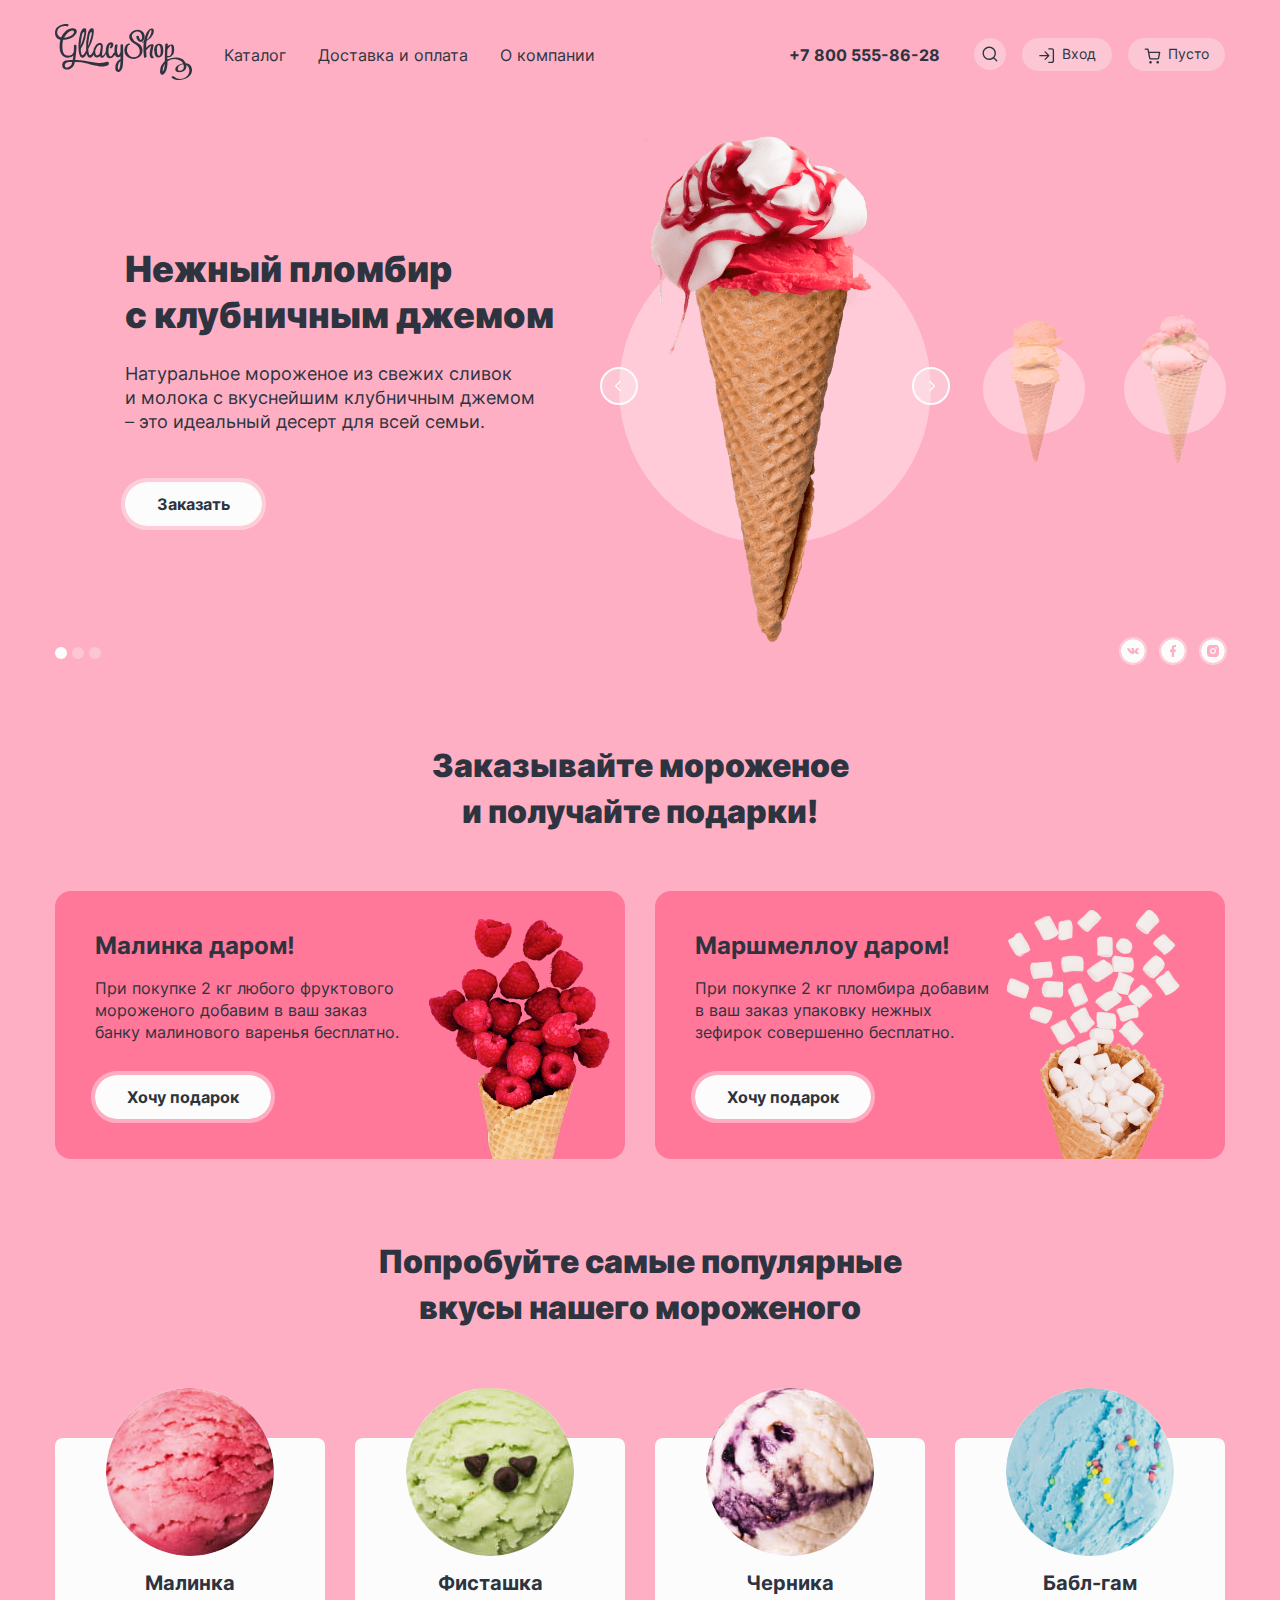
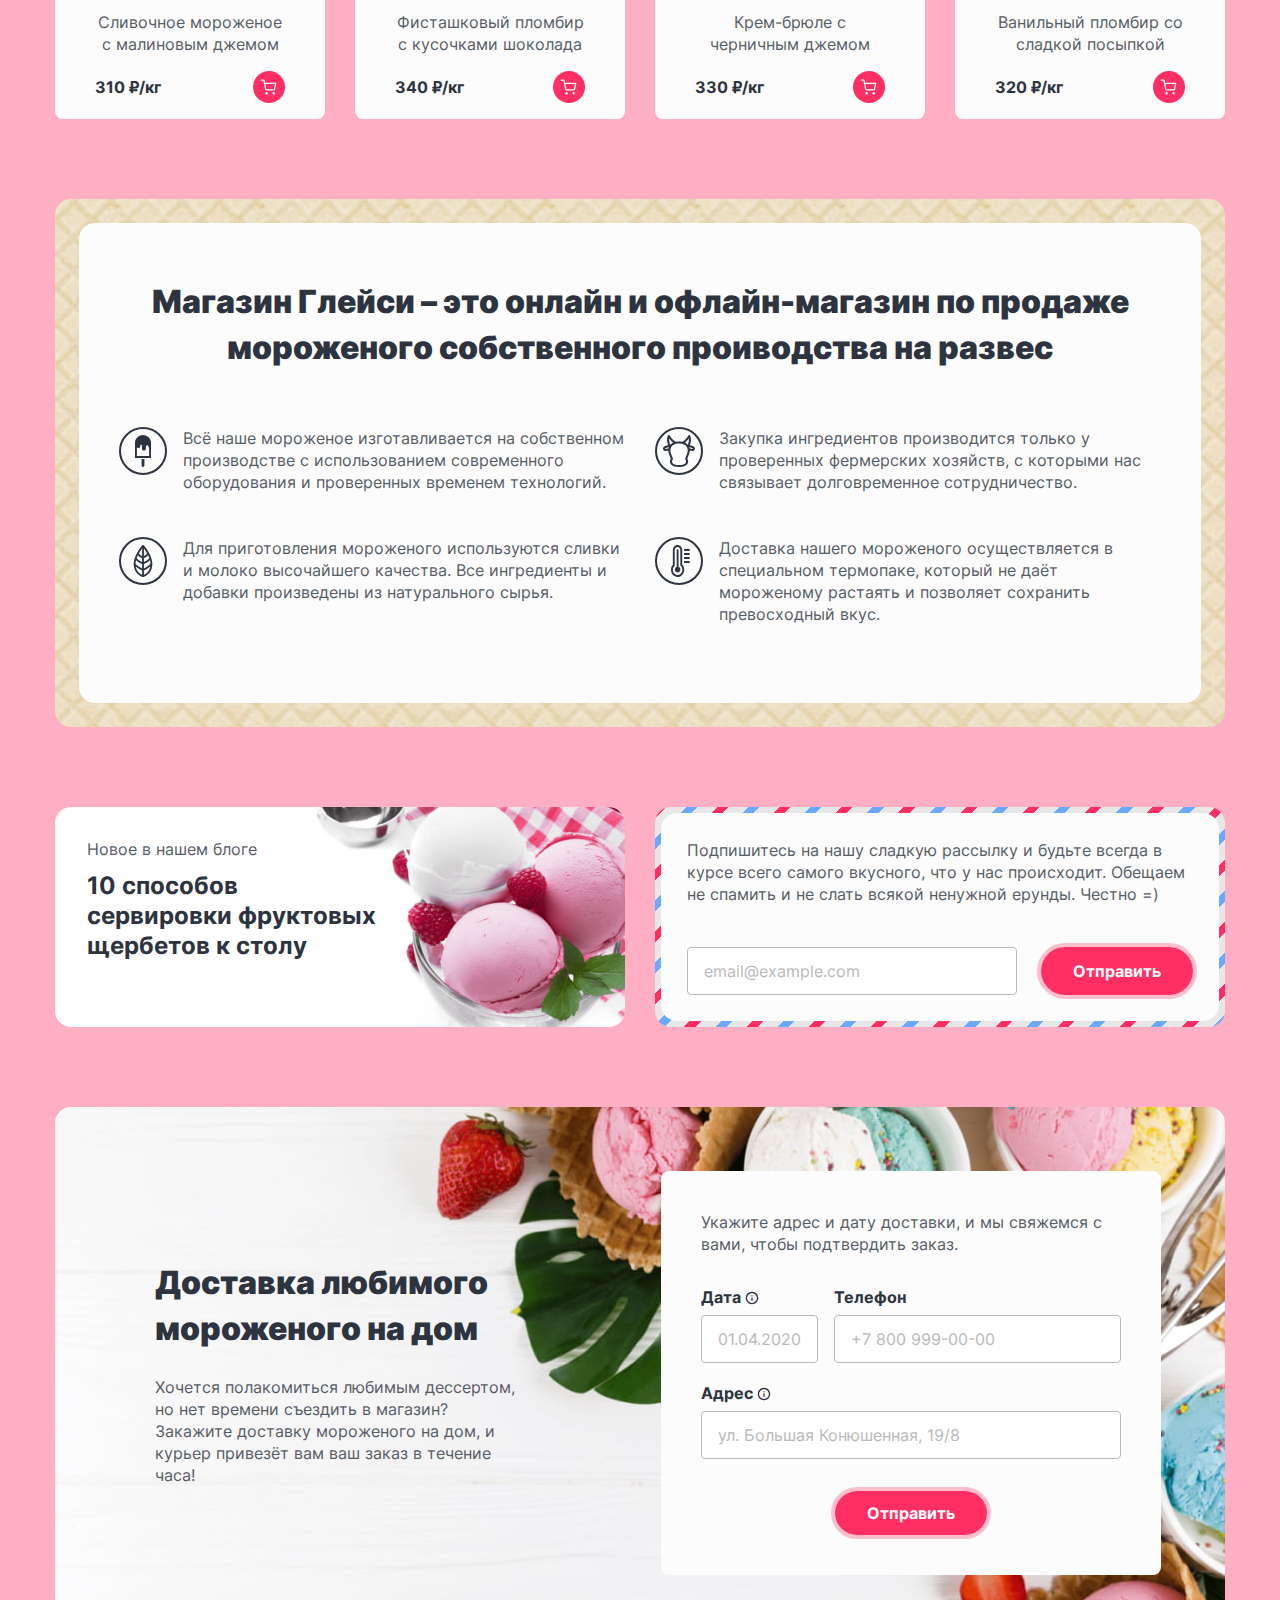
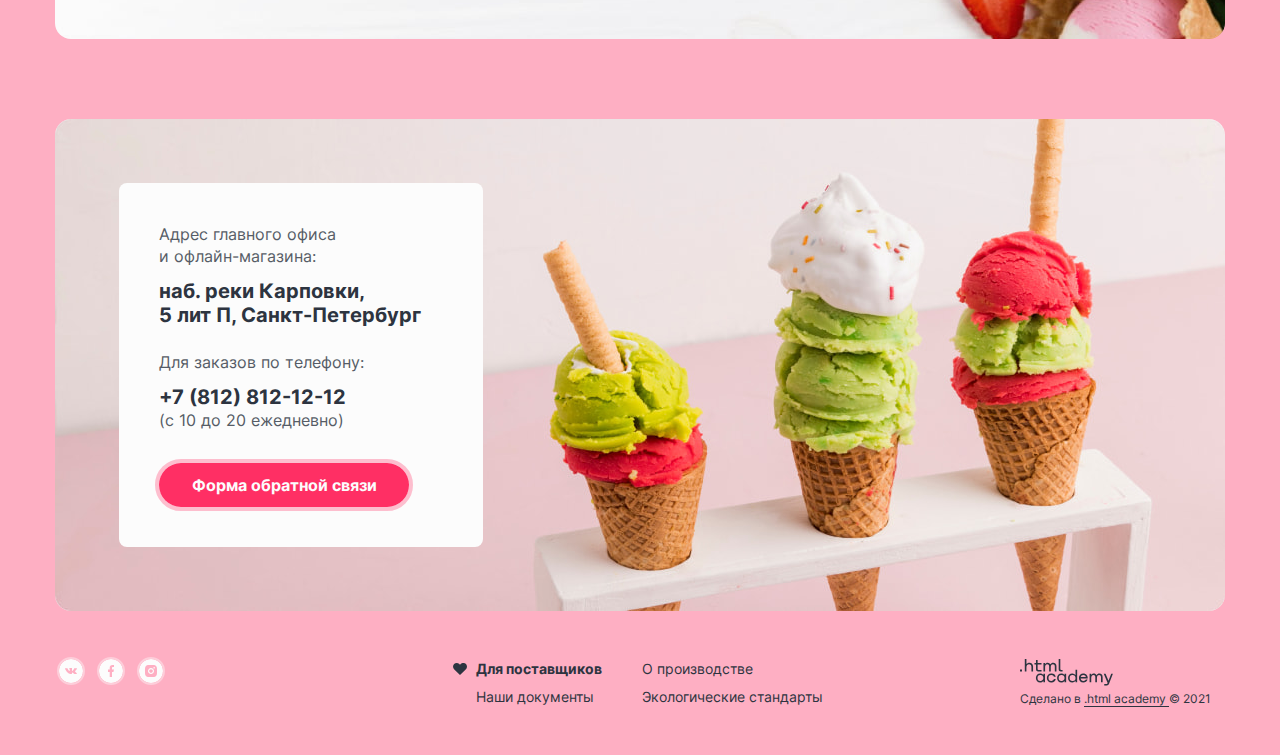
<file: 6/index.html>
<!DOCTYPE html>
<html lang="ru">
  <head>
    <meta charset="utf-8">
    <meta name="viewport" content="width=device-width, initial-scale=1.0">
    <link rel="stylesheet" href="css/style.css">
    <title>HTML Academy: Глейси</title>
    <base href="https://htmlacademy-htmlcss.github.io/1945443-gllacy-33/6/">
</head>
  <body class="body-strawberry">
    <div class="container">
      <header class="index-header">
        <nav class="navigation">
          <div class="navigation__pages">
            <a class="navigation__logo" href="index.html">
                <img class="navigation__logo__img" src="images/header/gllacy-logo.svg" width="137" height="56" alt="Логотип магазина Глейси">
            </a>
            <ul class="navigation__list navigation-menu">
              <li class="navigation__item">
                <a class="navigation__link button button_menu" href="catalog.html">Каталог</a>
              </li>
              <li class="navigation__item">
                <a class="navigation__link button button_menu" href="#">Доставка и оплата</a>
              </li>
              <li class="navigation__item">
                <a class="navigation__link button button_menu" href="#">О компании</a>
              </li>
            </ul> <!-- navigation-menu -->
          </div>

          <div class="navigation__controls">
            <a class="navigation__phone" href="tel:+78005558628">+7 800 555-86-28</a>
            <ul class="navigation__list navigation-actions">
              <li class="navigation__item">
                <a class="navigation__link button button_search" href="#">
                  <span class="visually-hidden">Поиск</span>
                  <span class="navigation-search"></span>
                </a>
              </li>
              <li class="navigation__item">
                <a class="navigation__link button button_action" href="#">
                  <span class="navigation-login">Вход</span>
                </a>
              </li>
              <li class="navigation__item">
                <a class="navigation__link button button_action" href="#">
                  <span class="visually-hidden">Корзина</span>
                  <span class="navigation-cart">Пусто</span>
                </a>
              </li>
            </ul> <!-- navigation-actions -->
          </div>
        </nav>
      </header>

      <main class="index-main">
        <h1 class="visually-hidden">Магазин мороженого Глэйси</h1>
        <section class="presentation">
          <h2 class="visually-hidden">Попробуйте наши новинки</h2>
          <div class="presentation__field">
            <div class="presentation__description">
              <div class="description__item active-item">
                <h3 class="description__title">Нежный пломбир <br> с клубничным джемом</h3>
                <span class="description__about">Натуральное мороженое из свежих сливок <br> и молока с вкуснейшим клубничным джемом – это идеальный десерт для всей семьи.</span>
              </div>
              <div class="description__item">
                <h3 class="description__title">Сливочное мороженое со вкусом банана</h3>
                <span class="description__about">Сливочное мороженое с ярким банановым вкусом подарит вам свежесть и наслаждение даже в самый жаркий летний день.</span>
              </div>
              <div class="description__item">
                <h3 class="description__title">Карамельный пломбир с маршмеллоу</h3>
                <span class="description__about">Необычный сладкий десерт с карамельным топпингом и кусочками зефира завоюет сердца сладкоежек всех возрастов.</span>
              </div>

              <a class="button button_white" href="#">Заказать</a>
            </div> <!-- presentation-description -->

            <div class="presentation__slider">
              <div class="slider__slides">
                <div class="slider__slide active-slide">
                  <img class="slide__icecream-img" src="images/presentation/presentation-strawberry.png" width="306" height="507" alt="Пломбир с клубничным джемом">
                </div>
                <div class="slider__slide preview-slide">
                  <img class="slide__icecream-img" src="images/presentation/presentation-banana.png" width="100" height="150" alt="Сливочное мороженое со вкусом банана">
                </div>
                <div class="slider__slide preview-slide">
                  <img class="slide__icecream-img" src="images/presentation/presentation-marshmallow.png" width="100" height="150" alt="Карамельный пломбир с маршмеллоу">
                </div>
              </div>
              <button class="slider-button button-prev" type="button">
                <span class="visually-hidden">Предыдущий слайд</span>
              </button>
              <button class="slider-button button-next" type="button">
                <span class="visually-hidden">Следующий слайд</span>
              </button> <!-- slider-controls -->
            </div> <!-- presentation-slider -->
          </div>

          
          <div class="slider-dots">
            <button class="dots__dot active-dot" type="button">
              <span class="visually-hidden">Первый слайд: Пломбир с клубничным джемом</span>  
            </button>
            <button class="dots__dot" type="button">
              <span class="visually-hidden">Второй слайд: Сливочное мороженое со вкусом банана</span>  
            </button>
            <button class="dots__dot" type="button">
              <span class="visually-hidden">Третий слайд: Карамельный пломбир с маршмеллоу</span>  
            </button>
          </div> <!-- slider-dots -->

          <section class="social">
            <h2 class="visually-hidden">Социальные сети</h2>
            <ul class="social__list">
              <li class="social__item">
                <a class="button button_social social-vkontakte" href="https://vk.com/htmlacademy" target="_blank">
                  <span class="visually-hidden">Группа Глэйси ВКонтакте</span>
                </a>
              </li>
              <li class="social__item">
                <a class="button button_social social-facebook" href="https://www.facebook.com/htmlacademy" target="_blank">
                  <span class="visually-hidden">Страница Глэйси в Фейсбук</span>
                </a>
              </li>
              <li class="social__item">
                <a class="button button_social social-instagram" href="https://www.instagram.com/htmlacademy" target="_blank">
                  <span class="visually-hidden">Инстаграм Глэйси</span>
                </a>
              </li>
            </ul> 
          </section> <!-- social -->
        </section> <!-- presentation -->

        <section class="gifts">
          <h2 class="section__title">Заказывайте мороженое <br> и получайте подарки!</h2>
          <div class="gifts__inner">
            <div class="gifts__gift gift-raspberry">
              <h3 class="gift__heading">Малинка даром!</h3>
              <p class="gift__text">При покупке 2 кг любого фруктового мороженого добавим в ваш заказ банку малинового варенья бесплатно.</p>
              <a class="button button_white" href="catalog.html">Хочу подарок</a>
            </div>

            <div class="gifts__gift gift-marshmallow">
              <h3 class="gift__heading">Маршмеллоу даром!</h3>
              <p class="gift__text">При покупке 2 кг пломбира добавим <br> в ваш заказ упаковку нежных <br> зефирок совершенно бесплатно.</p>
              <a class="button button_white" href="catalog.html">Хочу подарок</a>
            </div>
          </div>
        </section> <!-- gifts -->

        <section class="popular">
          <h2 class="section__title">Попробуйте самые популярные <br> вкусы нашего мороженого</h2>
          <ul class="products-list">
            <li class="product">
              <a class="product__link" href="#">
                <img class="product__img" src="images/products/product-raspberry.jpg" width="168" height="168" alt="Сливочное мороженое с малиновым джемом">
                <h3 class="product__name">Малинка</h3>
                <span class="product__description">Сливочное мороженое с малиновым джемом</span>
              </a>
              <p class="product__buy">
                <b class="product__price">310 ₽/кг</b>
                <a class="product__buy-button" href="#">
                  <span class="visually-hidden">Купить</span>
                </a>
              </p>
            </li>

            <li class="product">
              <a class="product__link" href="#">
                <img class="product__img" src="images/products/product-pistachio.jpg" width="168" height="168" alt="Фисташковый пломбир с кусочками шоколада">
                <h3 class="product__name">Фисташка</h3>
                <span class="product__description">Фисташковый пломбир с кусочками шоколада</span>
              </a>
              <p class="product__buy">
                <b class="product__price">340 ₽/кг</b>
                <a class="product__buy-button" href="#">
                  <span class="visually-hidden">Купить</span>
                </a>
              </p>
            </li>

            <li class="product">
              <a class="product__link" href="#">
                <img class="product__img" src="images/products/product-blueberry.jpg" width="168" height="168" alt="Крем-брюле с черничным джемом">
                <h3 class="product__name">Черника</h3>
                <span class="product__description">Крем-брюле с черничным джемом</span>
              </a>
              <p class="product__buy">
                <b class="product__price">330 ₽/кг</b>
                <a class="product__buy-button" href="#">
                  <span class="visually-hidden">Купить</span>
                </a>
              </p>
            </li>

            <li class="product">
              <a class="product__link" href="#">
                <img class="product__img" src="images/products/product-bubblegum.jpg" width="168" height="168" alt="Ванильный пломбир со сладкой посыпкой">
                <h3 class="product__name">Бабл-гам</h3>
                <span class="product__description">Ванильный пломбир со сладкой посыпкой</span>
              </a>
              <p class="product__buy">
                <b class="product__price">320 ₽/кг</b>
                  <a class="product__buy-button" href="#">
                  <span class="visually-hidden">Купить</span>
                </a>
              </p>
            </li>
          </ul>
        </section> <!-- gifts -->

        <section class="ceo">
          <div class="ceo__inner">
            <h2 class="section__title">Магазин Глейси – это онлайн и офлайн-магазин по продаже мороженого собственного проиводства на развес</h2>
            <ul class="ceo__list">
              <li class="ceo__text ceo__text_icecream">Всё наше мороженое изготавливается на собственном производстве с использованием современного оборудования и проверенных временем технологий.</li>
              <li class="ceo__text ceo__text_cow">Закупка ингредиентов производится только у проверенных фермерских хозяйств, с которыми нас связывает долговременное сотрудничество.</li>
              <li class="ceo__text ceo__text_leaf">Для приготовления мороженого используются сливки и молоко высочайшего качества. Все ингредиенты и добавки произведены из натурального сырья.</li>
              <li class="ceo__text ceo__text_thermometer">Доставка нашего мороженого осуществляется в специальном термопаке, который не даёт мороженому растаять и позволяет сохранить превосходный вкус.</li>
            </ul>
          </div>
        </section> <!-- ceo -->

        <section class="updates">
          <h2 class="visually-hidden">Наши обновления</h2>
          <div class="updates__inner">
            <a class="updates__blog updates-item" href="#">
              <h3 class="blog__heading">Новое в нашем блоге</h3>
              <span class="blog__article">10 способов сервировки фруктовых щербетов к столу</span>
            </a>

            <div class="updates__subscribe updates-item">
              <div class="subscribe__inner">
                <span class="subscribe__text">Подпишитесь на нашу сладкую рассылку и будьте всегда в курсе всего самого вкусного, что у нас происходит. Обещаем не спамить и не слать всякой ненужной ерунды. Честно =)</span>
                <form class="subscribe__form" action="https://echo.htmlacademy.ru/" method="post">
                  <label class="visually-hidden" for="subscribe-email">Email</label>
                  <input class="subscribe__email input-field" name="email" type="email" id="subscribe-email" placeholder="email@example.com">
                  <button class="button button_pink" type="submit">Отправить</button>
                </form>
              </div>
            </div>
          </div>
        </section> <!-- updates -->

        <section class="delivery">
          <h2 class="visually-hidden">Доставка</h2>
          <div class="delivery__description">
            <h3 class="delivery__description__heading section__title">Доставка любимого мороженого на дом</h3>
            <span class="delivery__description__text">Хочется полакомиться любимым дессертом, но нет времени съездить в магазин? Закажите доставку мороженого на дом, и курьер привезёт вам ваш заказ в течение часа!</span>
          </div>

          <form class="delivery__form" action="https://echo.htmlacademy.ru/" method="post">
            <h3 class="visually-hidden">Форма доставки</h3>
            <span class="delivery__hint">Укажите адрес и дату доставки, и мы свяжемся с вами, чтобы подтвердить заказ.</span>
            <div class="delivery__input">
              <label class="delivery__input__item">
                <span class="delivery__date-heading">Дата</span>
                <input class="delivery__date input-field" type="text" name="delivery-date" id="delivery-date" placeholder="01.04.2020" pattern="\d{1,2}.\d{1,2}.\d{4}">
              </label>

              <label class="delivery__input__item">
                <span class="delivery__phone-heading">Телефон</span>
                <input class="delivery__phone input-field" type="tel" name="delivery-phone" id="delivery-phone" placeholder="+7 800 999-00-00">
              </label>

              <label class="delivery__input__item">
                <span class="delivery__address-heading">Адрес</span>
                <input class="delivery__address input-field" type="text" name="delivery-address" id="delivery-address" placeholder="ул. Большая Конюшенная, 19/8">
              </label>
            </div>
            <button class="button button_pink" type="submit">Отправить</button>          
          </form>
        </section> <!-- delivery -->

        <section class="contacts">
          <h2 class="visually-hidden">Контакты</h2>
          <p class="contacts__text">
            <span class="contacts__address-heading">Адрес главного офиса <br> и офлайн-магазина:</span>
            <a class="contacts__address" href="#">наб. реки Карповки, <br> 5 лит П, Санкт-Петербург</a>

            <span class="contacts__phone-heading">Для заказов по телефону:</span>
            <a class="contacts__phone" href="tel:+78128121212">+7 (812) 812-12-12</a>
            <span class="contacts__phone-hint">(с 10 до 20 ежедневно)</span>

            <button class="button button_pink" type="button">Форма обратной связи</button>
          </p>
        </section> <!-- contacts -->
      </main> 
      <footer class="index-footer">
        <section class="social">
          <h2 class="visually-hidden">Социальные сети</h2>
          <ul class="social__list">
            <li class="social__item">
              <a class="button button_social social-vkontakte" href="https://vk.com/htmlacademy" target="_blank">
                <span class="visually-hidden">Группа Глэйси ВКонтакте</span>
              </a>
            </li>
            <li class="social__item">
              <a class="button button_social social-facebook" href="https://www.facebook.com/htmlacademy" target="_blank">
                <span class="visually-hidden">Страница Глэйси в Фейсбук</span>
              </a>
            </li>
            <li class="social__item">
              <a class="button button_social social-instagram" href="https://www.instagram.com/htmlacademy" target="_blank">
                <span class="visually-hidden">Инстаграм Глэйси</span>
              </a>
            </li>
          </ul> 
        </section> <!-- social -->

        <section class="footer__links">
          <h2 class="visually-hidden">Ссылки и документы</h2>
          <ul class="footer__links-list">
            <li class="footer__links-item footer-link-active">
              <a class="footer__link" href="#" target="_blank">Для поставщиков</a>
            </li>
            <li class="footer__links-item">
              <a class="footer__link" href="#" target="_blank">О производстве</a>
            </li>
            <li class="footer__links-item">
              <a class="footer__link" href="#" target="_blank">Наши документы</a>
            </li>
            <li class="footer__links-item">
              <a class="footer__link" href="#" target="_blank">Экологические стандарты</a>
            </li>
          </ul> 
        </section> <!-- footer-links -->  

        <section class="footer__author">
          <h2 class="visually-hidden">Авторы</h2>
          <a class="footer__author__logo-link" href="https://htmlacademy.ru" target="_blank">
            <img class="footer__author__logo-img" src="images/htmlacademy-logo.svg" width="93" height="27" alt="Логотип HTML Academy">
          </a>
          <span class="footer__author__text">
            Сделано в 
            <a class="footer__author__link" href="https://htmlacademy.ru" target="_blank">
              .html academy
            </a> 
            © 2021
          </span>
        </section> <!-- author -->
      </footer>
    </div> <!-- container -->
  </body>
</html>
</file>
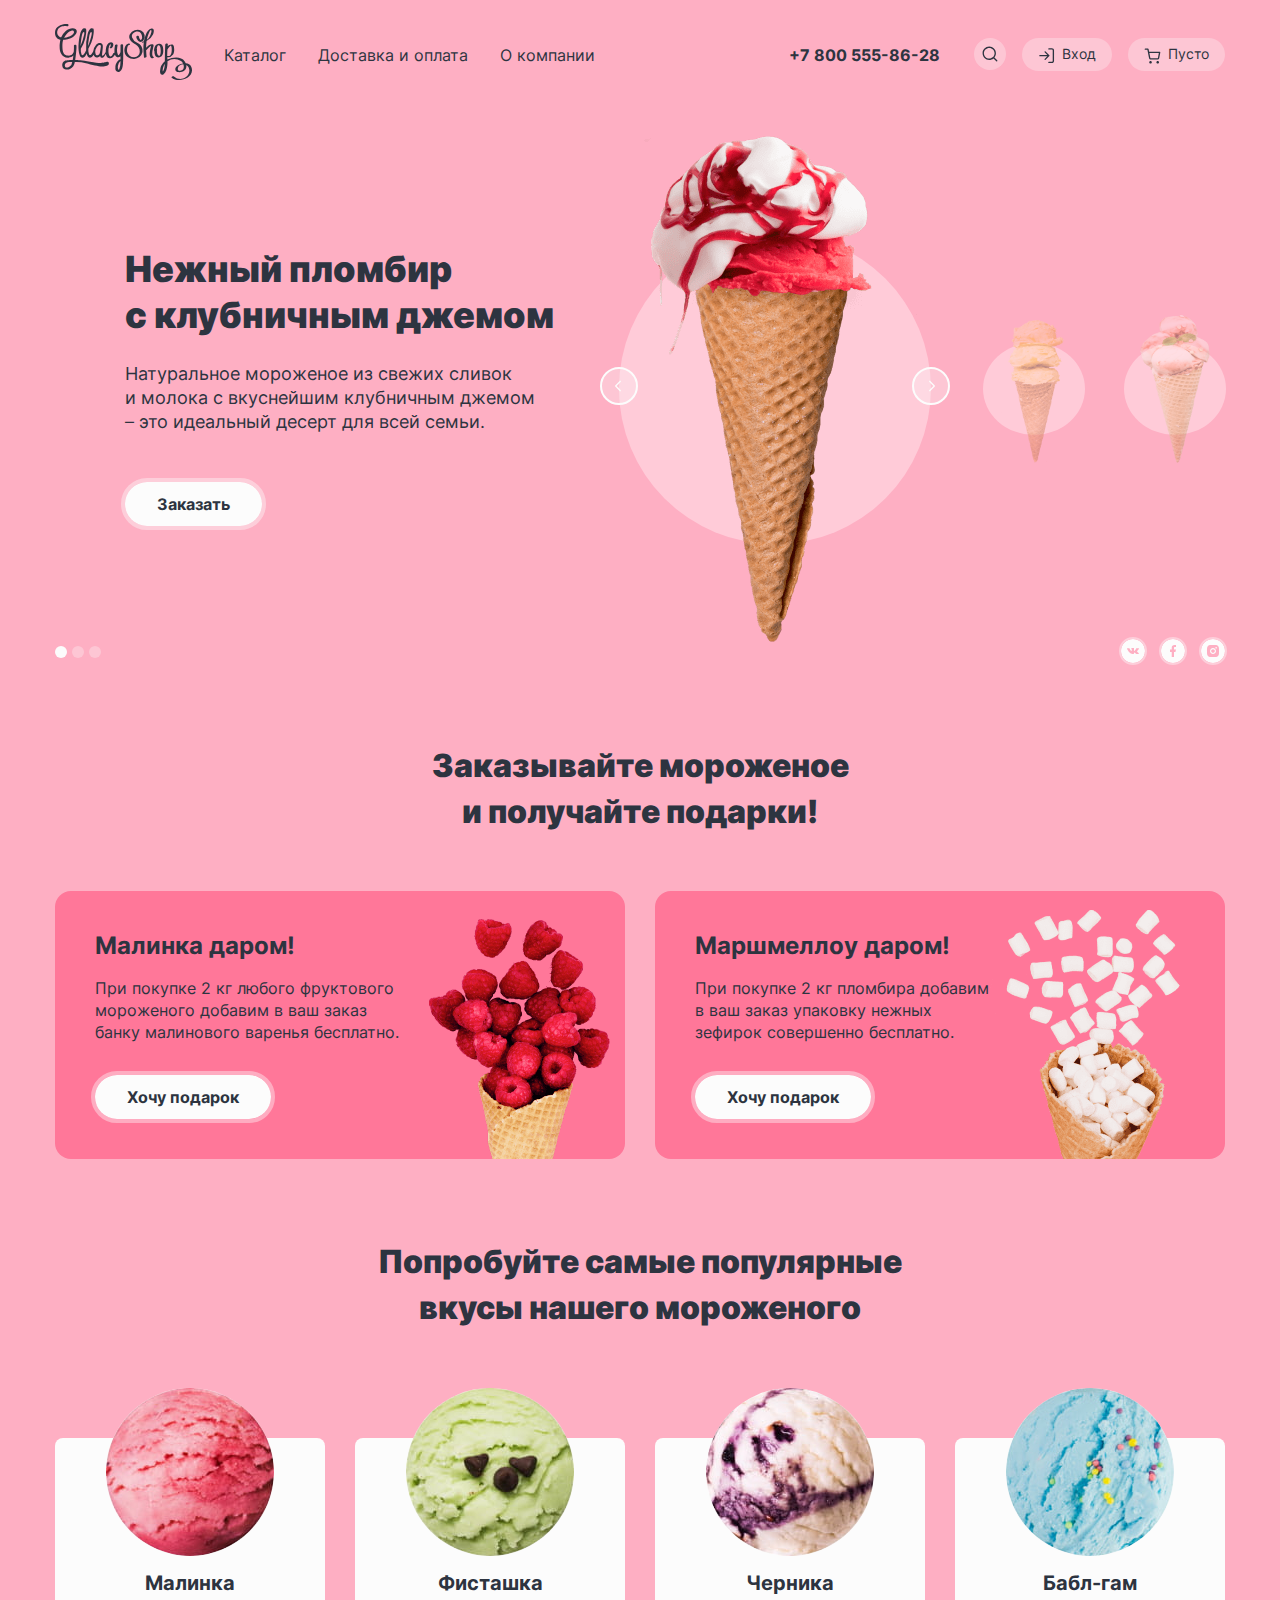
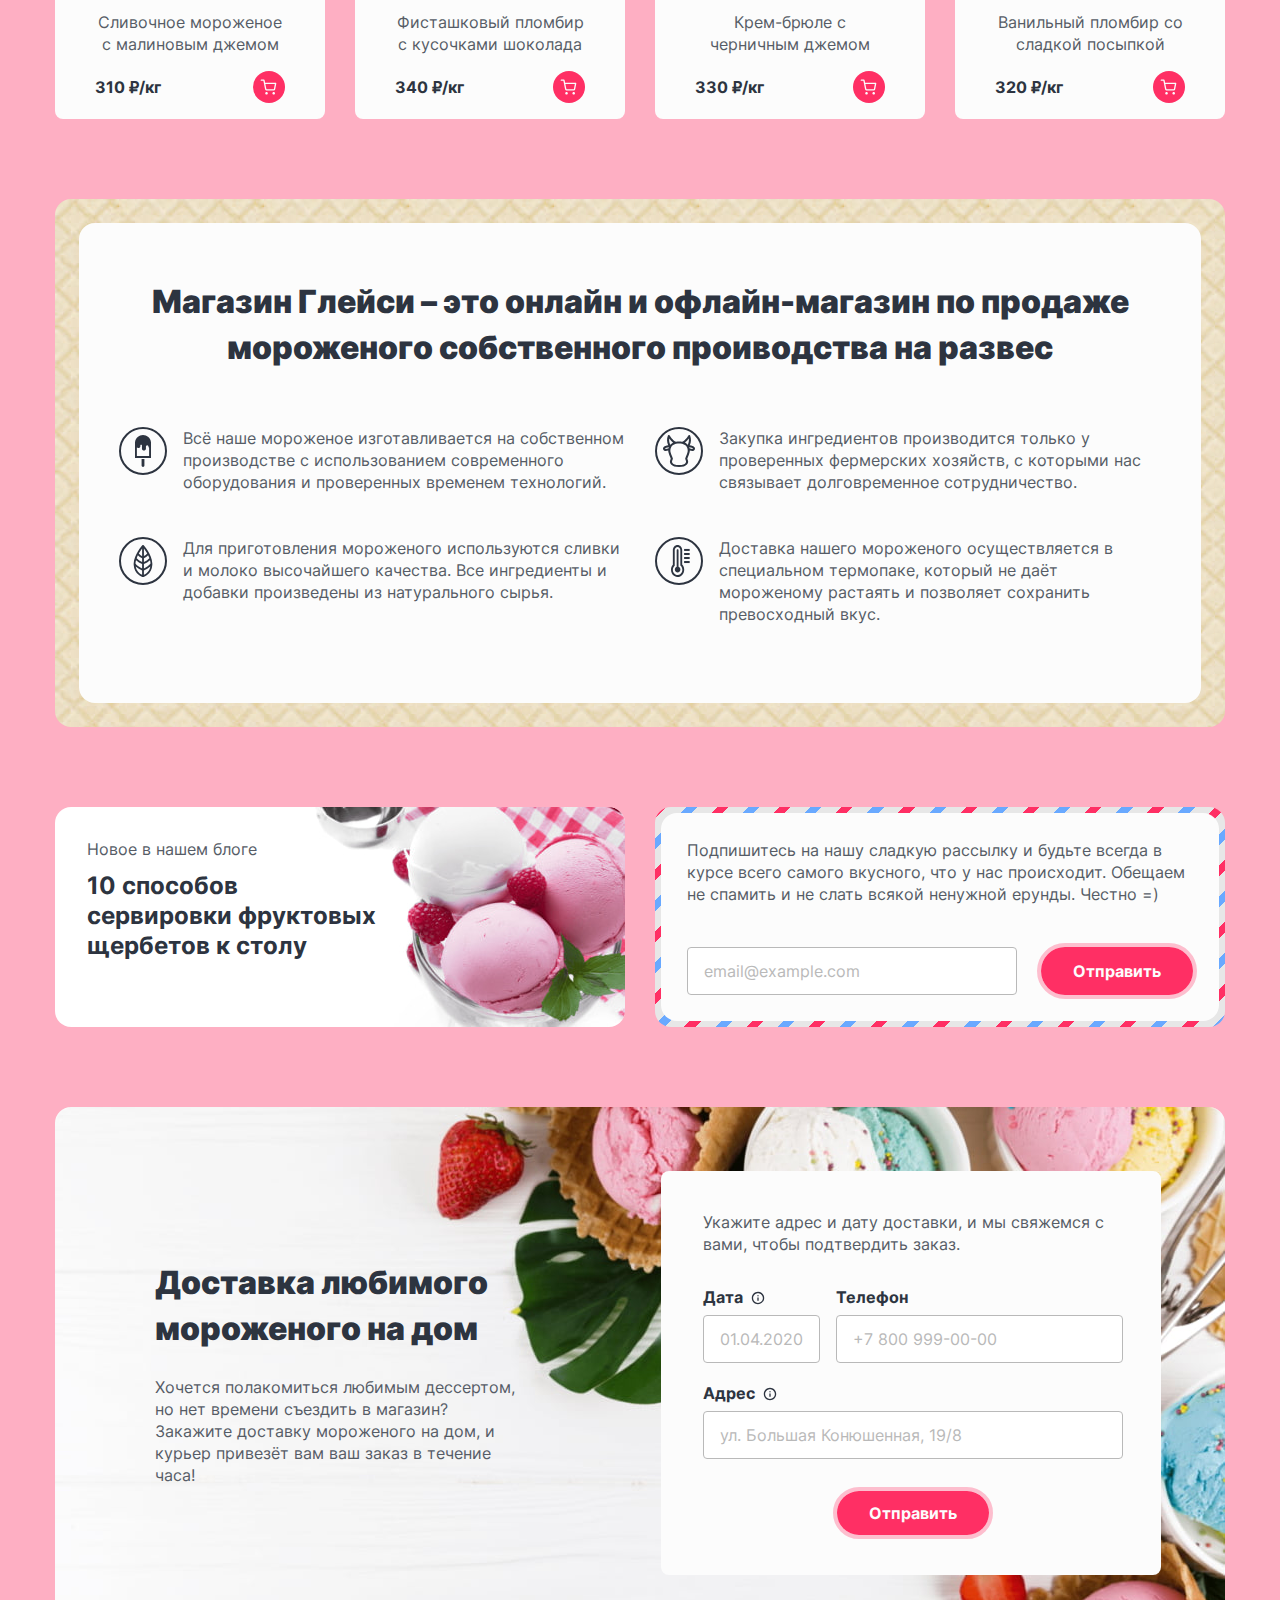
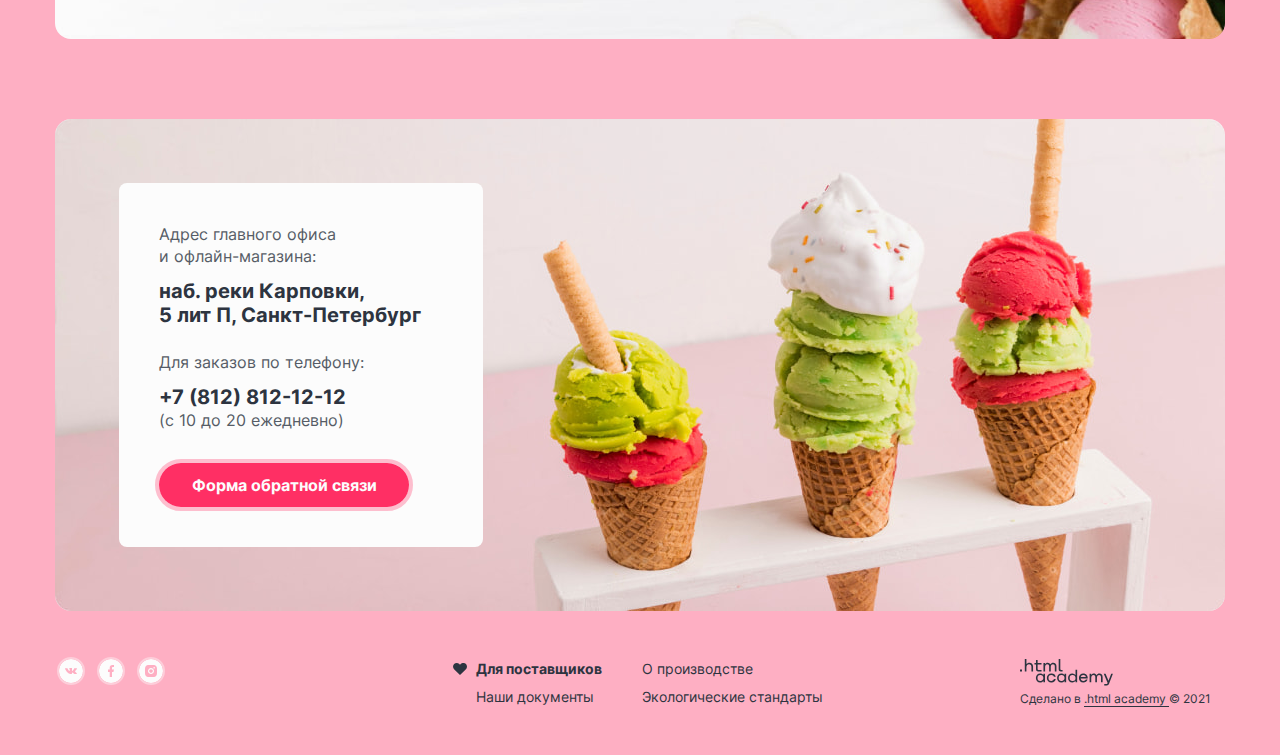
<file: 7/index.html>
<!DOCTYPE html>
<html lang="ru">
  <head>
    <meta charset="utf-8">
    <meta name="viewport" content="width=device-width, initial-scale=1.0">
    <link rel="stylesheet" href="css/style.css">
		<link rel="stylesheet" href="css/my-normalize.css">
		<link rel="icon" href="icon.ico">
    <title>HTML Academy: Глейси</title>
    <base href="https://htmlacademy-htmlcss.github.io/1945443-gllacy-33/7/">
</head>
  <body class="body-strawberry">
    <div class="container">
      <header class="index-header">
        <nav class="navigation">
          <div class="navigation__pages">
            <a class="navigation__logo" href="index.html">
                <img class="navigation__logo__img" src="images/header/gllacy-logo.svg" width="137" height="56" alt="Логотип магазина Глейси">
            </a>
            <ul class="navigation__list navigation-menu">
              <li class="navigation__item navigation_catalog">
                <span class="navigation__link button button_menu">Каталог</span>
								<div class="submenu-wrapper">
									<ul class="navigation__submenu">
										<li class="submenu__heading">
											Новинки
										</li>
										<li class="submenu__item">
											<a class="submenu__link" href="catalog.html">Сливочное</a>
										</li>
										<li class="submenu__item">
											<a class="submenu__link" href="catalog.html">Щербеты</a>
										</li>
										<li class="submenu__item">
											<a class="submenu__link" href="catalog.html">Фруктовый лед</a>
										</li>
										<li class="submenu__item">
											<a class="submenu__link" href="catalog.html">Мелорин</a>
										</li>
									</ul>
								</div>
              </li>
              <li class="navigation__item">
                <a class="navigation__link button button_menu" href="index.html#delivery">Доставка и оплата</a>
              </li>
              <li class="navigation__item">
                <a class="navigation__link button button_menu" href="index.html#ceo">О компании</a>
              </li>
            </ul> <!-- navigation-menu -->
          </div>

          <div class="navigation__controls">
            <a class="navigation__phone" href="tel:+78005558628">+7 800 555-86-28</a>
            <ul class="navigation__list navigation-actions">
              <li class="navigation__item">
                <a class="navigation__link button button_search" href="#">
                  <span class="visually-hidden">Поиск</span>
                  <span class="navigation-search"></span>
                </a>
								<div class="modal-search">
									<div class="search__inner">
										<label class="visually-hidden" for="header-search">Поиск по сайту</label>
										<input class="input-field" type="search" name="search" id="header-search" placeholder="Поиск по сайту">
										<span class="search__cross"></span>
									</div>
								</div>
              </li>
              <li class="navigation__item">
                <a class="navigation__link button button_action" href="#">
                  <span class="navigation-login">Вход</span>
                </a>
								<div class="modal-login">
									<div class="login__inner">
										<fieldset class="login">
											<legend class="login__heading">Личный кабинет</legend>
											<form class="login__form" action="https://echo.htmlacademy.ru/" method="post">
												<input class="input-field" type="email" name="email" placeholder="email@example.com" required>
												<input class="input-field" type="password" name="password" placeholder="Пароль" required>
												<div class="login__submit">
													<input class="button button_pink" type="submit">
													<div class="login__hints">
														<span class="login__restore-password">Забыли пароль?</span>
														<span class="login__registration">Регистрация</span>
													</div>
												</div>
											</form>
										</fieldset>
									</div>
								</div>
              </li>
              <li class="navigation__item">
                <a class="navigation__link button button_action" href="#">
                  <span class="visually-hidden">Корзина</span>
                  <span class="navigation-cart">Пусто</span>
                </a>
								<div class="modal-cart">
									<div class="cart__inner">
										<span class="cart__heading">Корзина</span>
										<ul class="cart__list">
											<li class="cart__item">
												<img class="cart__img" src="images/products/product-raspberry.jpg" style="width: 46px; height: 46px;" alt="Сливочное мороженое с малиновым джемом">
												<div class="cart__info">
													<span class="cart__product">Малинка</span>
													<span class="cart__value">1кг x 310₽</span>
												</div>
												<span class="cart__price">310₽</span>
												<span class="cart__cross"></span>
											</li>
											<li class="cart__item">
												<img class="cart__img" src="images/products/product-bubblegum.jpg" style="width: 46px; height: 46px;" alt="Сливочное мороженое с малиновым джемом">
												<div class="cart__info">
													<span class="cart__product">Бабл-гам</span>
													<span class="cart__value">1.5кг x 320₽</span>
												</div>
												<span class="cart__price">480₽</span>
												<span class="cart__cross"></span>
											</li>
										</ul>
										<div class="cart__submit">
											<input class="button button_pink" type="submit" value="Оформить заказ">
											<span class="cart__final-price">Итого: 790₽</span>
										</div> <!-- submit -->
									</div> <!-- inenr -->
								</div>
              </li>
            </ul> <!-- navigation-actions -->
          </div>
        </nav>
      </header>

      <main class="index-main">
        <h1 class="visually-hidden">Магазин мороженого Глэйси</h1>
        <section class="presentation">
          <h2 class="visually-hidden">Попробуйте наши новинки</h2>
          <div class="presentation__field">
            <div class="presentation__description">
              <div class="description__item active-item">
                <h3 class="description__title">Нежный пломбир <br> с клубничным джемом</h3>
                <span class="description__about">Натуральное мороженое из свежих сливок <br> и молока с вкуснейшим клубничным джемом – это идеальный десерт для всей семьи.</span>
              </div>
              <div class="description__item">
                <h3 class="description__title">Сливочное мороженое со вкусом банана</h3>
                <span class="description__about">Сливочное мороженое с ярким банановым вкусом подарит вам свежесть и наслаждение даже в самый жаркий летний день.</span>
              </div>
              <div class="description__item">
                <h3 class="description__title">Карамельный пломбир с маршмеллоу</h3>
                <span class="description__about">Необычный сладкий десерт с карамельным топпингом и кусочками зефира завоюет сердца сладкоежек всех возрастов.</span>
              </div>

              <a class="button button_white" href="#">Заказать</a>
            </div> <!-- presentation-description -->

            <div class="presentation__slider">
              <div class="slider__slides">
                <div class="slider__slide active-slide">
                  <img class="slide__icecream-img" src="images/presentation/presentation-strawberry.png" width="306" height="507" alt="Пломбир с клубничным джемом">
                </div>
                <div class="slider__slide preview-slide">
                  <img class="slide__icecream-img" src="images/presentation/presentation-banana.png" width="100" height="150" alt="Сливочное мороженое со вкусом банана">
                </div>
                <div class="slider__slide preview-slide">
                  <img class="slide__icecream-img" src="images/presentation/presentation-marshmallow.png" width="100" height="150" alt="Карамельный пломбир с маршмеллоу">
                </div>
              </div>
              <button class="slider-button button-prev" type="button">
                <span class="visually-hidden">Предыдущий слайд</span>
              </button>
              <button class="slider-button button-next" type="button">
                <span class="visually-hidden">Следующий слайд</span>
              </button> <!-- slider-controls -->
            </div> <!-- presentation-slider -->
          </div>
        
          <div class="slider-dots">
            <button class="dots__dot active-dot" type="button">
              <span class="visually-hidden">Первый слайд: Пломбир с клубничным джемом</span>  
            </button>
            <button class="dots__dot" type="button">
              <span class="visually-hidden">Второй слайд: Сливочное мороженое со вкусом банана</span>  
            </button>
            <button class="dots__dot" type="button">
              <span class="visually-hidden">Третий слайд: Карамельный пломбир с маршмеллоу</span>  
            </button>
          </div> <!-- slider-dots -->

          <section class="social">
            <h2 class="visually-hidden">Социальные сети</h2>
            <ul class="social__list">
              <li class="social__item">
                <a class="button button_social social-vkontakte" href="https://vk.com/htmlacademy" target="_blank">
                  <span class="visually-hidden">Группа Глэйси ВКонтакте</span>
                </a>
              </li>
              <li class="social__item">
                <a class="button button_social social-facebook" href="https://www.facebook.com/htmlacademy" target="_blank">
                  <span class="visually-hidden">Страница Глэйси в Фейсбук</span>
                </a>
              </li>
              <li class="social__item">
                <a class="button button_social social-instagram" href="https://www.instagram.com/htmlacademy" target="_blank">
                  <span class="visually-hidden">Инстаграм Глэйси</span>
                </a>
              </li>
            </ul> 
          </section> <!-- social -->
        </section> <!-- presentation -->

        <section class="gifts">
          <h2 class="section__title">Заказывайте мороженое <br> и получайте подарки!</h2>
          <div class="gifts__inner">
            <div class="gifts__gift gift-raspberry">
              <h3 class="gift__heading">Малинка даром!</h3>
              <p class="gift__text">При покупке 2 кг любого фруктового мороженого добавим в ваш заказ банку малинового варенья бесплатно.</p>
              <a class="button button_white" href="catalog.html">Хочу подарок</a>
            </div>

            <div class="gifts__gift gift-marshmallow">
              <h3 class="gift__heading">Маршмеллоу даром!</h3>
              <p class="gift__text">При покупке 2 кг пломбира добавим <br> в ваш заказ упаковку нежных <br> зефирок совершенно бесплатно.</p>
              <a class="button button_white" href="catalog.html">Хочу подарок</a>
            </div>
          </div>
        </section> <!-- gifts -->

        <section class="popular">
          <h2 class="section__title">Попробуйте самые популярные <br> вкусы нашего мороженого</h2>
          <ul class="products-list">
            <li class="product">
              <a class="product__link" href="#">
                <img class="product__img" src="images/products/product-raspberry.jpg" width="168" height="168" alt="Сливочное мороженое с малиновым джемом">
                <h3 class="product__name">Малинка</h3>
                <span class="product__description">Сливочное мороженое с малиновым джемом</span>
              </a>
              <p class="product__buy">
                <b class="product__price">310 ₽/кг</b>
                <a class="product__buy-button" href="#">
                  <span class="visually-hidden">Купить</span>
                </a>
              </p>
            </li>

            <li class="product">
              <a class="product__link" href="#">
                <img class="product__img" src="images/products/product-pistachio.jpg" width="168" height="168" alt="Фисташковый пломбир с кусочками шоколада">
                <h3 class="product__name">Фисташка</h3>
                <span class="product__description">Фисташковый пломбир с кусочками шоколада</span>
              </a>
              <p class="product__buy">
                <b class="product__price">340 ₽/кг</b>
                <a class="product__buy-button" href="#">
                  <span class="visually-hidden">Купить</span>
                </a>
              </p>
            </li>

            <li class="product">
              <a class="product__link" href="#">
                <img class="product__img" src="images/products/product-blueberry.jpg" width="168" height="168" alt="Крем-брюле с черничным джемом">
                <h3 class="product__name">Черника</h3>
                <span class="product__description">Крем-брюле с черничным джемом</span>
              </a>
              <p class="product__buy">
                <b class="product__price">330 ₽/кг</b>
                <a class="product__buy-button" href="#">
                  <span class="visually-hidden">Купить</span>
                </a>
              </p>
            </li>

            <li class="product">
              <a class="product__link" href="#">
                <img class="product__img" src="images/products/product-bubblegum.jpg" width="168" height="168" alt="Ванильный пломбир со сладкой посыпкой">
                <h3 class="product__name">Бабл-гам</h3>
                <span class="product__description">Ванильный пломбир со сладкой посыпкой</span>
              </a>
              <p class="product__buy">
                <b class="product__price">320 ₽/кг</b>
                  <a class="product__buy-button" href="#">
                  <span class="visually-hidden">Купить</span>
                </a>
              </p>
            </li>
          </ul>
        </section> <!-- gifts -->

        <section class="ceo" id="ceo">
          <div class="ceo__inner">
            <h2 class="section__title">Магазин Глейси – это онлайн и офлайн-магазин по продаже мороженого собственного проиводства на развес</h2>
            <ul class="ceo__list">
              <li class="ceo__text ceo__text_icecream">Всё наше мороженое изготавливается на собственном производстве с использованием современного оборудования и проверенных временем технологий.</li>
              <li class="ceo__text ceo__text_cow">Закупка ингредиентов производится только у проверенных фермерских хозяйств, с которыми нас связывает долговременное сотрудничество.</li>
              <li class="ceo__text ceo__text_leaf">Для приготовления мороженого используются сливки и молоко высочайшего качества. Все ингредиенты и добавки произведены из натурального сырья.</li>
              <li class="ceo__text ceo__text_thermometer">Доставка нашего мороженого осуществляется в специальном термопаке, который не даёт мороженому растаять и позволяет сохранить превосходный вкус.</li>
            </ul>
          </div>
        </section> <!-- ceo -->

        <section class="updates">
          <h2 class="visually-hidden">Наши обновления</h2>
          <div class="updates__inner">
            <a class="updates__blog updates-item" href="#">
              <h3 class="blog__heading">Новое в нашем блоге</h3>
              <span class="blog__article">10 способов сервировки фруктовых щербетов к столу</span>
            </a>

            <div class="updates__subscribe updates-item">
              <div class="subscribe__inner">
                <span class="subscribe__text">Подпишитесь на нашу сладкую рассылку и будьте всегда в курсе всего самого вкусного, что у нас происходит. Обещаем не спамить и не слать всякой ненужной ерунды. Честно =)</span>
                <form class="subscribe__form" action="https://echo.htmlacademy.ru/" method="post">
                  <label class="visually-hidden" for="subscribe-email">Email</label>
                  <input class="subscribe__email input-field" name="email" type="email" id="subscribe-email" placeholder="email@example.com">
                  <button class="button button_pink" type="submit">Отправить</button>
                </form>
              </div>
            </div>
          </div>
        </section> <!-- updates -->

        <section class="delivery" id="delivery">
          <h2 class="visually-hidden">Доставка</h2>
          <div class="delivery__description">
            <h3 class="delivery__description-heading section__title">Доставка любимого мороженого на дом</h3>
            <span class="delivery__description__text">Хочется полакомиться любимым дессертом, но нет времени съездить в магазин? Закажите доставку мороженого на дом, и курьер привезёт вам ваш заказ в течение часа!</span>
          </div>

          <form class="delivery__form" action="https://echo.htmlacademy.ru/" method="post">
						<fieldset>
							<legend>
								<h3 class="visually-hidden">Форма доставки</h3>
							</legend>
							<span class="delivery__hint">Укажите адрес и дату доставки, и мы свяжемся с вами, чтобы подтвердить заказ.</span>
							<div class="delivery__input">
								<div class="delivery__input-item">
									<label class="delivery__date-heading" for="delivery-date">
										Дата
										<div class="tooltip">
											<span class="tooltip-text">Введите желаемую дату доставки</span>
										</div>
									</label>
									<input class="delivery__date input-field" type="text" name="delivery-date" id="delivery-date" placeholder="01.04.2020" pattern="\d{1,2}.\d{1,2}.\d{4}">
								</div>

								<div class="delivery__input-item">
									<label class="delivery__phone-heading" for="delivery-phone">Телефон</label>
									<input class="delivery__phone input-field" type="tel" name="delivery-phone" id="delivery-phone" placeholder="+7 800 999-00-00">
								</div>

								<div class="delivery__input-item">
									<label class="delivery__address-heading" for="delivery-address">
										Адрес
										<div class="tooltip">
											<span class="tooltip-text">Введите название улицы, дома и квартиры</span>
										</div>
									</label>
									<input class="delivery__address input-field" type="text" name="delivery-address" id="delivery-address" placeholder="ул. Большая Конюшенная, 19/8">
								</div>
							</div>
							<button class="button button_pink" type="submit">Отправить</button>
						</fieldset>          
          </form>
        </section> <!-- delivery -->

        <section class="contacts">
          <h2 class="visually-hidden">Контакты</h2>
          <p class="contacts__text">
            <span class="contacts__address-heading">Адрес главного офиса <br> и офлайн-магазина:</span>
            <a class="contacts__address" href="#">наб. реки Карповки, <br> 5 лит П, Санкт-Петербург</a>

            <span class="contacts__phone-heading">Для заказов по телефону:</span>
            <a class="contacts__phone" href="tel:+78128121212">+7 (812) 812-12-12</a>
            <span class="contacts__phone-hint">(с 10 до 20 ежедневно)</span>

            <button class="button button_pink" type="button">Форма обратной связи</button>
          </p>
        </section> <!-- contacts -->
      </main> 
      <footer class="index-footer">
        <section class="social">
          <h2 class="visually-hidden">Социальные сети</h2>
          <ul class="social__list">
            <li class="social__item">
              <a class="button button_social social-vkontakte" href="https://vk.com/htmlacademy" target="_blank">
                <span class="visually-hidden">Группа Глэйси ВКонтакте</span>
              </a>
            </li>
            <li class="social__item">
              <a class="button button_social social-facebook" href="https://www.facebook.com/htmlacademy" target="_blank">
                <span class="visually-hidden">Страница Глэйси в Фейсбук</span>
              </a>
            </li>
            <li class="social__item">
              <a class="button button_social social-instagram" href="https://www.instagram.com/htmlacademy" target="_blank">
                <span class="visually-hidden">Инстаграм Глэйси</span>
              </a>
            </li>
          </ul> 
        </section> <!-- social -->

        <section class="footer__links">
          <h2 class="visually-hidden">Ссылки и документы</h2>
          <ul class="footer__links-list">
            <li class="footer__links-item footer-link-active">
              <a class="footer__link" href="#" target="_blank">Для поставщиков</a>
            </li>
            <li class="footer__links-item">
              <a class="footer__link" href="#" target="_blank">О производстве</a>
            </li>
            <li class="footer__links-item">
              <a class="footer__link" href="#" target="_blank">Наши документы</a>
            </li>
            <li class="footer__links-item">
              <a class="footer__link" href="#" target="_blank">Экологические стандарты</a>
            </li>
          </ul> 
        </section> <!-- footer-links -->  

        <section class="footer__author">
          <h2 class="visually-hidden">Авторы</h2>
          <a class="author__logo-link" href="https://htmlacademy.ru" target="_blank">
            <img class="author__logo-img" src="images/htmlacademy-logo.svg" width="93" height="27" alt="Логотип HTML Academy">
          </a>
          <span class="author__text">
            Сделано в 
            <a class="author__link" href="https://htmlacademy.ru" target="_blank">
              .html academy
            </a> 
            © 2021
          </span>
        </section> <!-- author -->
      </footer>
    </div> <!-- container -->
		<div class="modal-feedback" style="display: none;">
			<div class="feedback__inner">
				<div class="feedback__window">
					<fieldset class="feedback">
						<legend class="feedback__heading">Мы обязательно ответим вам!</legend>
						<form class="feedback__form" action="https://echo.htmlacademy.ru/" method="post">
							<input class="input-field" type="text" name="name-lastname" placeholder="Имя и Фамилия">
							<input class="input-field" type="email" name="email" placeholder="email@example.com">
							<textarea class="feedback__message" cols="30" rows="10" name="message" placeholder="В свободной форме"></textarea>
							<input class="button button_pink" type="submit">
						</form>
					</fieldset>
					<span class="feedback__cross"></span>
				</div>
			</div>
		</div>
  </body>
</html>
</file>
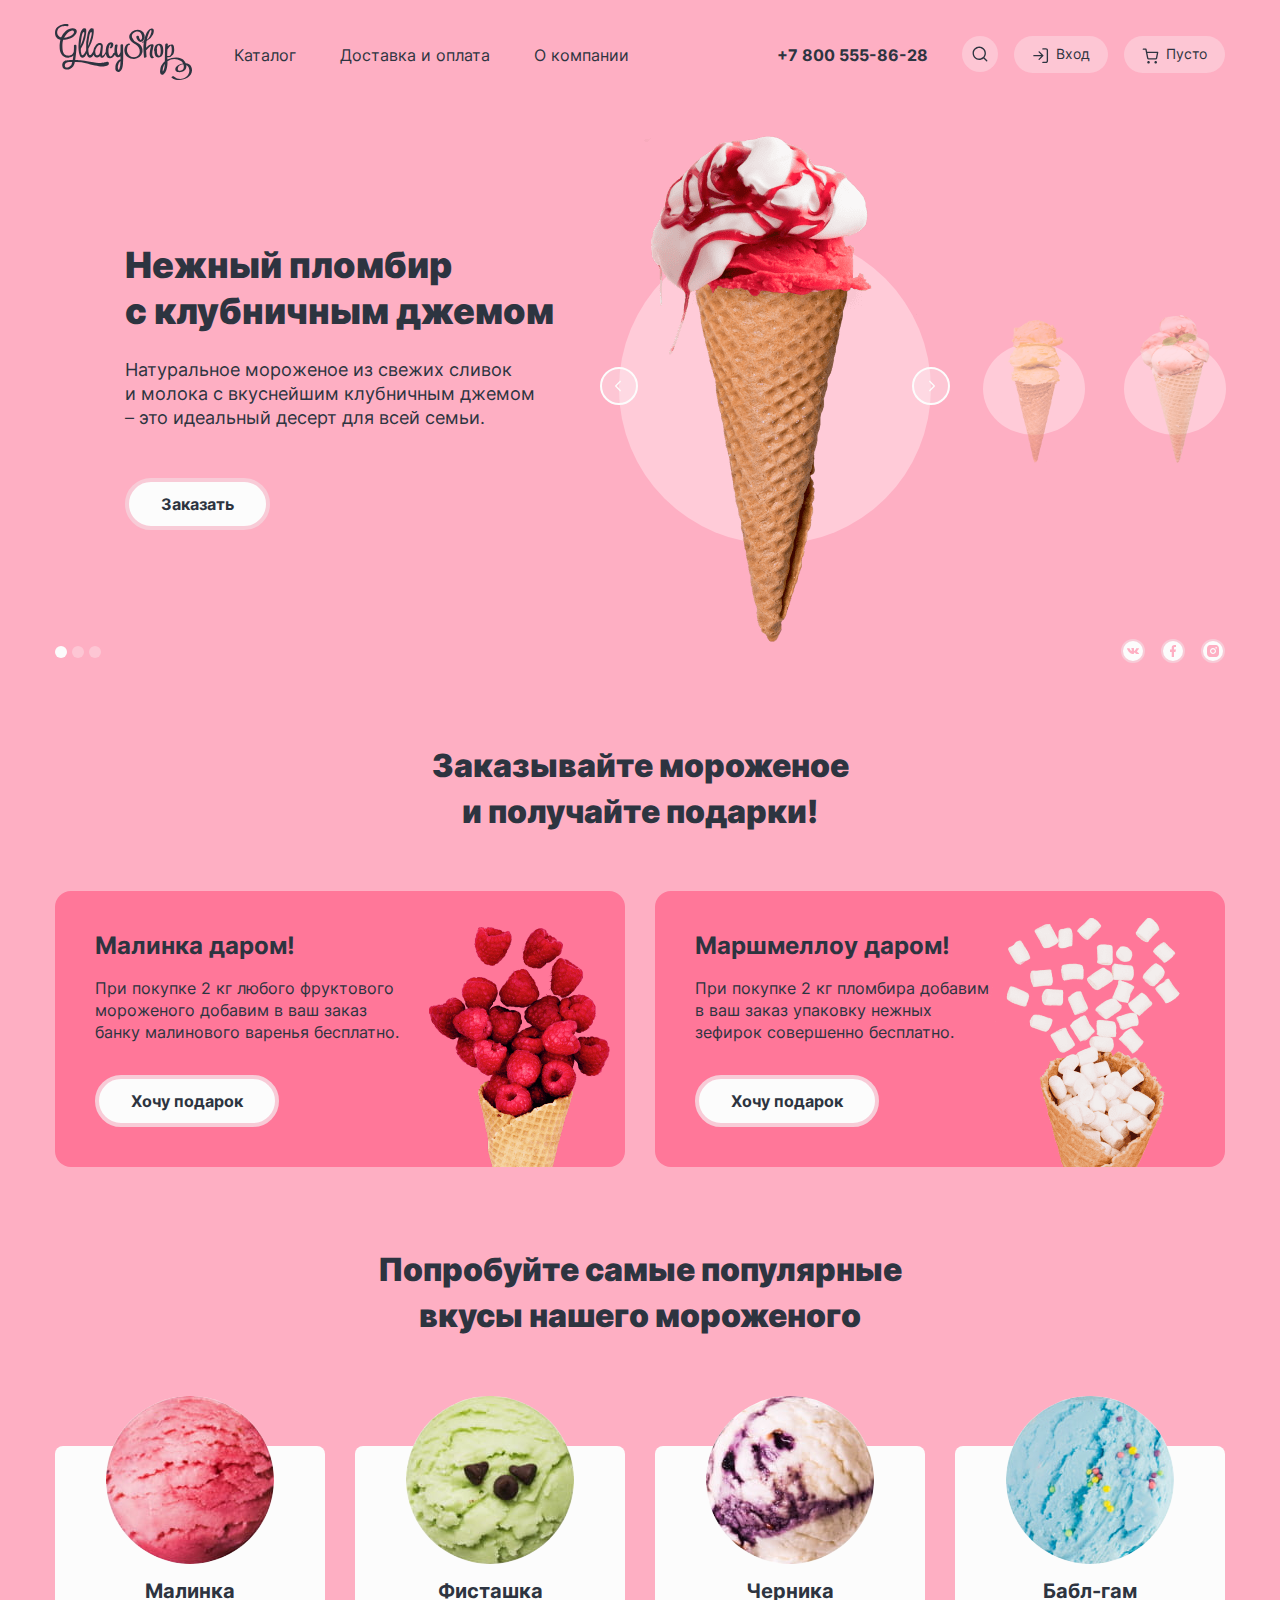
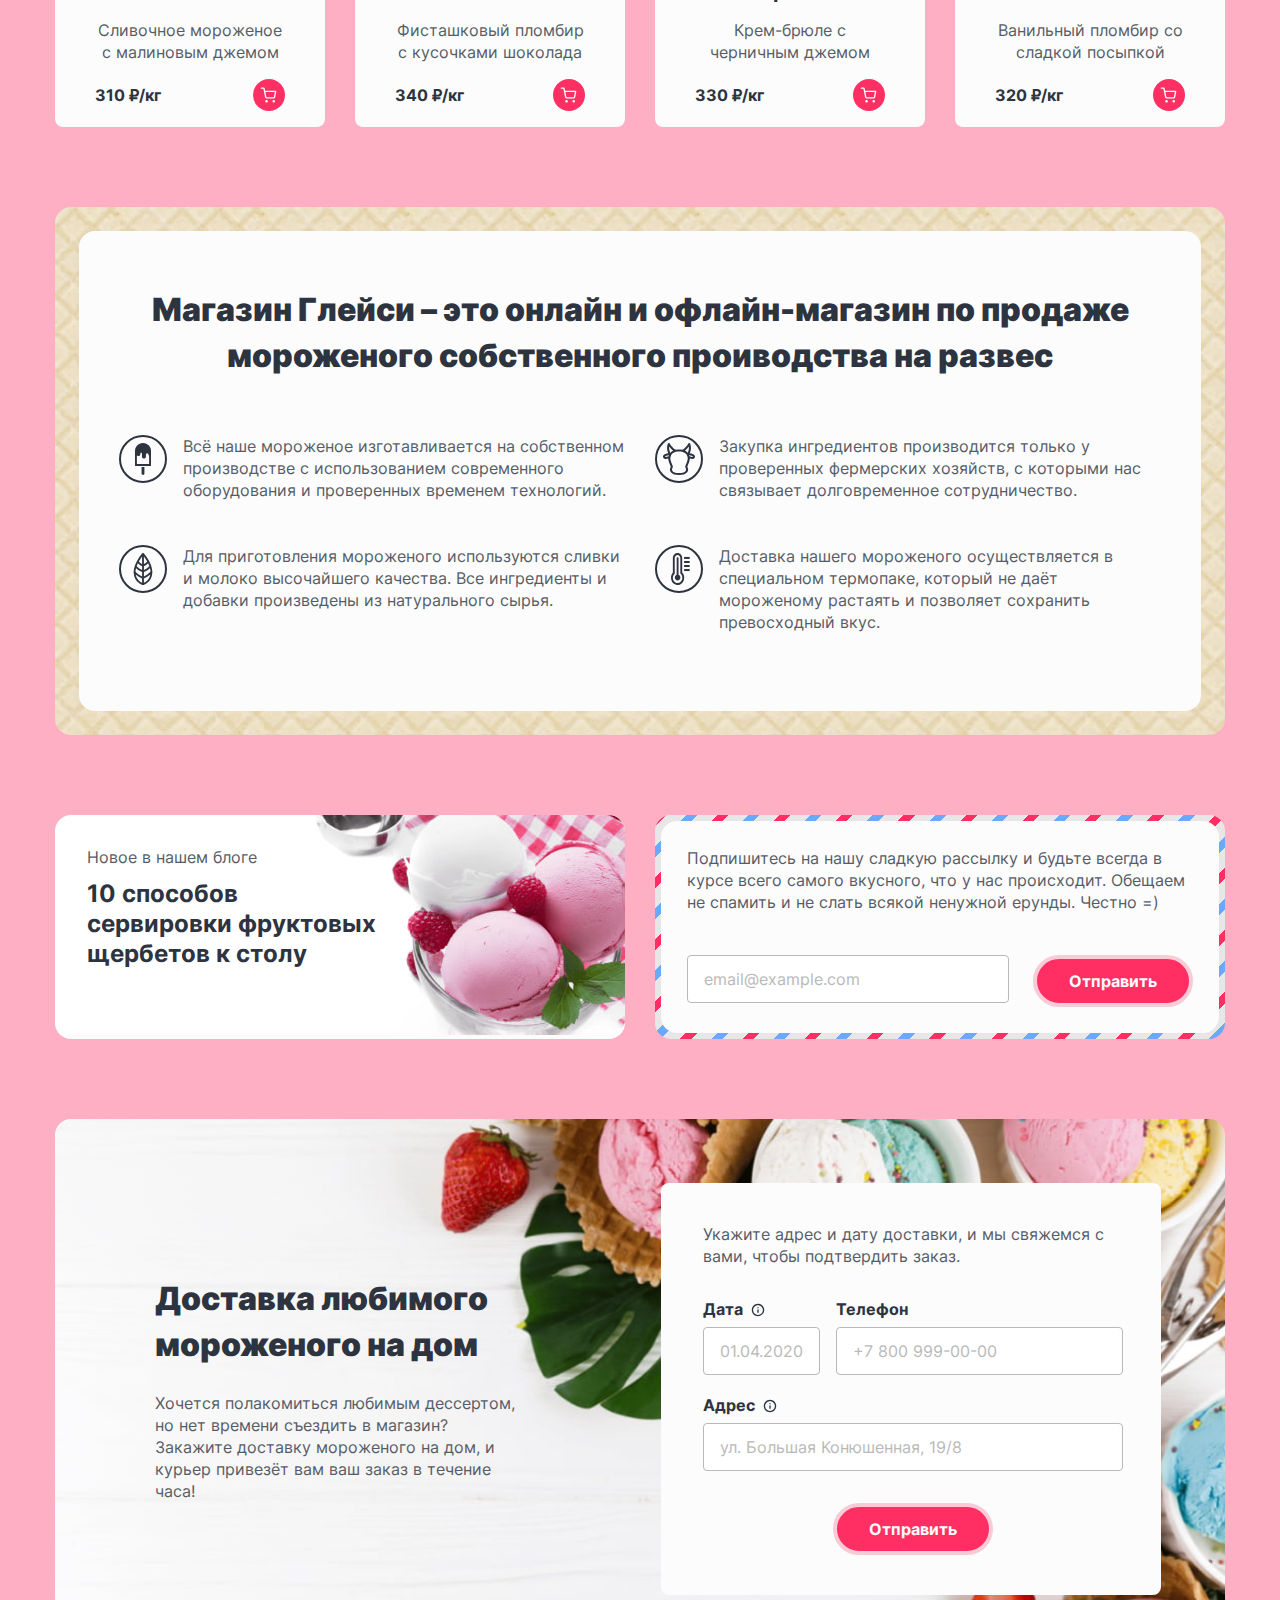
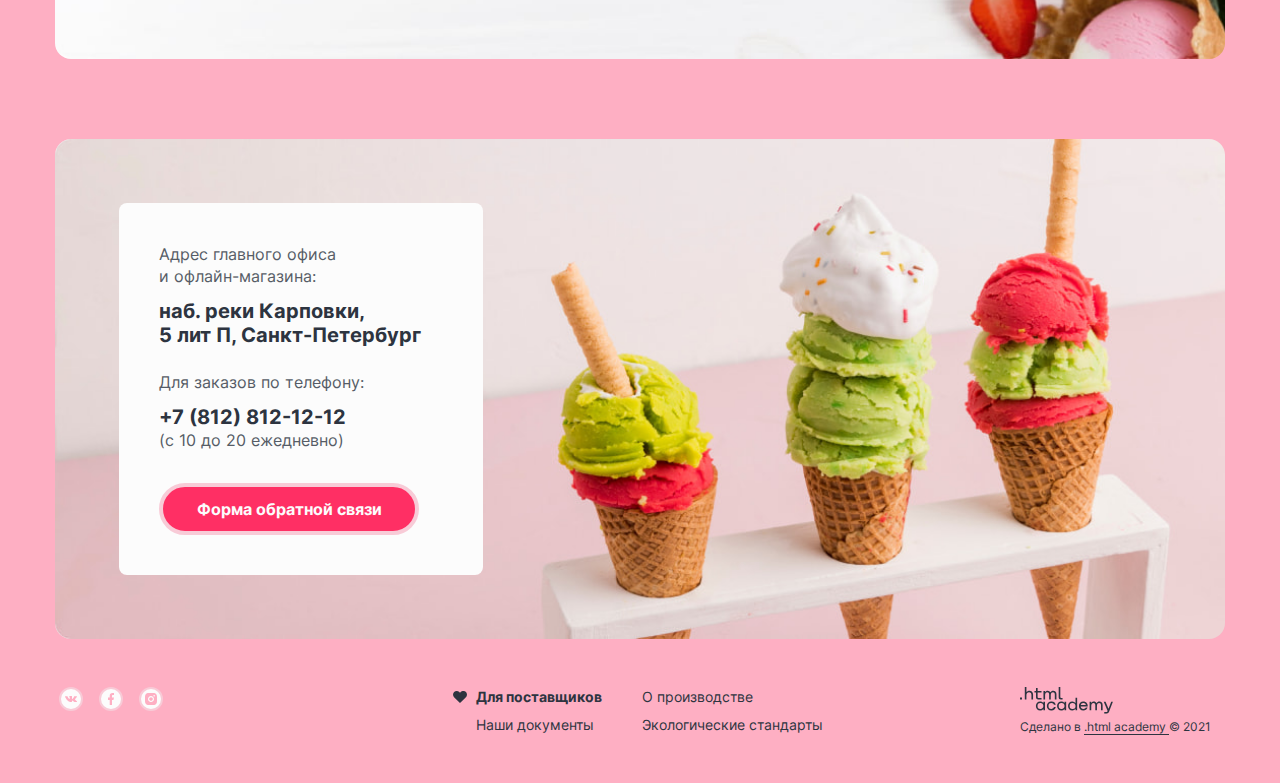
<file: 8/index.html>
<!DOCTYPE html>
<html lang="ru">
  <head>
    <meta charset="utf-8">
    <meta name="viewport" content="width=device-width, initial-scale=1.0">
    <link rel="stylesheet" href="css/style.css">
		<link rel="stylesheet" href="css/my-normalize.css">
		<link type="image/x-icon" href="images/icon.ico" rel="icon">
    <title>HTML Academy: Глейси</title>
    <base href="https://htmlacademy-htmlcss.github.io/1945443-gllacy-33/8/">
</head>
  <body class="body-strawberry">
    <div class="container">
      <header class="index-header">
        <nav class="navigation">
          <div class="navigation__pages">
            <a class="navigation__logo" href="index.html">
                <img class="navigation__logo__img" src="images/header/gllacy-logo.svg" width="137" height="56" alt="Логотип магазина Глейси">
            </a>
            <ul class="navigation__list navigation-menu">
              <li class="navigation__item navigation_catalog">
                <a class="button button_menu button_submenu" href="catalog.html">Каталог</a>
								<div class="submenu-wrapper">
									<ul class="navigation__submenu">
										<li class="submenu__heading">
											Новинки
										</li>
										<li class="submenu__item" tabindex="0">
											<a class="submenu__link" href="catalog.html">Сливочное</a>
										</li>
										<li class="submenu__item" tabindex="0">
											<a class="submenu__link" href="catalog.html">Щербеты</a>
										</li>
										<li class="submenu__item" tabindex="0">
											<a class="submenu__link" href="catalog.html">Фруктовый лед</a>
										</li>
										<li class="submenu__item" tabindex="0">
											<a class="submenu__link" href="catalog.html">Мелорин</a>
										</li>
									</ul>
								</div>
              </li>
              <li class="navigation__item">
                <a class="button button_menu" href="index.html#delivery">Доставка и оплата</a>
              </li>
              <li class="navigation__item">
                <a class="button button_menu" href="index.html#ceo">О компании</a>
              </li>
            </ul> <!-- navigation-menu -->
          </div>

          <div class="navigation__controls">
            <a class="navigation__phone" href="tel:+78005558628">+7 800 555-86-28</a>
            <ul class="navigation__list navigation-actions">
              <li class="navigation__item">
                <a class="button button_menu button_search" href="#">
                  <span class="visually-hidden">Поиск</span>
                  <span class="navigation-search"></span>
                </a>
								<div class="modal-search">
									<div class="search__inner">
										<label class="visually-hidden" for="header-search">Поиск по сайту</label>
										<input class="input-field" type="search" name="search" id="header-search" placeholder="Поиск по сайту">
										<span class="search__cross"></span>
									</div>
								</div>
              </li>
              <li class="navigation__item">
                <a class="button button_menu button_action" href="#">
                  <span class="navigation-login">Вход</span>
                </a>
								<div class="modal-login">
									<div class="login__inner">
										<fieldset class="login">
											<legend class="login__heading">Личный кабинет</legend>
											<form class="login__form" action="https://echo.htmlacademy.ru/" method="post">
												<input class="input-field" type="email" name="email" placeholder="email@example.com" required>
												<input class="input-field" type="password" name="password" placeholder="Пароль" required>
												<div class="login__submit">
													<input class="button button_pink" type="submit">
													<div class="login__hints">
														<span class="login__restore-password">Забыли пароль?</span>
														<span class="login__registration">Регистрация</span>
													</div>
												</div>
											</form>
										</fieldset>
									</div>
								</div>
              </li>
              <li class="navigation__item">
                <a class="button button_menu button_action" href="#">
                  <span class="visually-hidden">Корзина</span>
                  <span class="navigation-cart">Пусто</span>
                </a>
								<div class="modal-cart">
									<div class="cart__inner">
										<span class="cart__heading">Корзина</span>
										<ul class="cart__list">
											<li class="cart__item">
												<img class="cart__img" src="images/products/product-raspberry.jpg" style="width: 46px; height: 46px;" alt="Сливочное мороженое с малиновым джемом">
												<div class="cart__info">
													<span class="cart__product">Малинка</span>
													<span class="cart__value">1кг x 310₽</span>
												</div>
												<span class="cart__price">310₽</span>
												<span class="cart__cross"></span>
											</li>
											<li class="cart__item">
												<img class="cart__img" src="images/products/product-bubblegum.jpg" style="width: 46px; height: 46px;" alt="Сливочное мороженое с малиновым джемом">
												<div class="cart__info">
													<span class="cart__product">Бабл-гам</span>
													<span class="cart__value">1.5кг x 320₽</span>
												</div>
												<span class="cart__price">480₽</span>
												<span class="cart__cross"></span>
											</li>
										</ul>
										<div class="cart__submit">
											<input class="button button_pink" type="submit" value="Оформить заказ">
											<span class="cart__final-price">Итого: 790₽</span>
										</div> <!-- submit -->
									</div> <!-- inenr -->
								</div>
              </li>
            </ul> <!-- navigation-actions -->
          </div>
        </nav>
      </header>

      <main class="index-main">
        <h1 class="visually-hidden">Магазин мороженого Глэйси</h1>
        <section class="presentation">
          <h2 class="visually-hidden">Попробуйте наши новинки</h2>
          <div class="presentation__field">
            <div class="presentation__description">
              <div class="description__item active-item">
                <h3 class="description__title">Нежный пломбир <br> с клубничным джемом</h3>
                <span class="description__about">Натуральное мороженое из свежих сливок <br> и молока с вкуснейшим клубничным джемом – это идеальный десерт для всей семьи.</span>
              </div>
              <div class="description__item">
                <h3 class="description__title">Сливочное мороженое со вкусом банана</h3>
                <span class="description__about">Сливочное мороженое с ярким банановым вкусом подарит вам свежесть и наслаждение даже в самый жаркий летний день.</span>
              </div>
              <div class="description__item">
                <h3 class="description__title">Карамельный пломбир с маршмеллоу</h3>
                <span class="description__about">Необычный сладкий десерт с карамельным топпингом и кусочками зефира завоюет сердца сладкоежек всех возрастов.</span>
              </div>

              <a class="button button_white" href="#">Заказать</a>
            </div> <!-- presentation-description -->

            <div class="presentation__slider">
              <div class="slider__slides">
                <div class="slider__slide active-slide">
                  <img class="slide__icecream-img" src="images/presentation/presentation-strawberry.png" width="306" height="507" alt="Пломбир с клубничным джемом">
                </div>
                <div class="slider__slide preview-slide">
                  <img class="slide__icecream-img" src="images/presentation/presentation-banana.png" width="100" height="150" alt="Сливочное мороженое со вкусом банана">
                </div>
                <div class="slider__slide preview-slide">
                  <img class="slide__icecream-img" src="images/presentation/presentation-marshmallow.png" width="100" height="150" alt="Карамельный пломбир с маршмеллоу">
                </div>
              </div>
              <button class="slider-button button-prev" type="button">
                <span class="visually-hidden">Предыдущий слайд</span>
              </button>
              <button class="slider-button button-next" type="button">
                <span class="visually-hidden">Следующий слайд</span>
              </button> <!-- slider-controls -->
            </div> <!-- presentation-slider -->
          </div>
        
          <div class="slider-dots">
            <button class="dots__dot active-dot" type="button">
              <span class="visually-hidden">Первый слайд: Пломбир с клубничным джемом</span>  
            </button>
            <button class="dots__dot" type="button">
              <span class="visually-hidden">Второй слайд: Сливочное мороженое со вкусом банана</span>  
            </button>
            <button class="dots__dot" type="button">
              <span class="visually-hidden">Третий слайд: Карамельный пломбир с маршмеллоу</span>  
            </button>
          </div> <!-- slider-dots -->

          <section class="social">
            <h2 class="visually-hidden">Социальные сети</h2>
            <ul class="social__list">
              <li class="social__item">
                <a class="button button_social social-vkontakte" href="https://vk.com/htmlacademy" target="_blank">
                  <span class="visually-hidden">Группа Глэйси ВКонтакте</span>
                </a>
              </li>
              <li class="social__item">
                <a class="button button_social social-facebook" href="https://www.facebook.com/htmlacademy" target="_blank">
                  <span class="visually-hidden">Страница Глэйси в Фейсбук</span>
                </a>
              </li>
              <li class="social__item">
                <a class="button button_social social-instagram" href="https://www.instagram.com/htmlacademy" target="_blank">
                  <span class="visually-hidden">Инстаграм Глэйси</span>
                </a>
              </li>
            </ul> 
          </section> <!-- social -->
        </section> <!-- presentation -->

        <section class="gifts">
          <h2 class="section__title">Заказывайте мороженое <br> и получайте подарки!</h2>
          <div class="gifts__inner">
            <div class="gifts__gift gift-raspberry">
              <h3 class="gift__heading">Малинка даром!</h3>
              <p class="gift__text">При покупке 2 кг любого фруктового мороженого добавим в ваш заказ банку малинового варенья бесплатно.</p>
              <a class="button button_white" href="catalog.html">Хочу подарок</a>
            </div>

            <div class="gifts__gift gift-marshmallow">
              <h3 class="gift__heading">Маршмеллоу даром!</h3>
              <p class="gift__text">При покупке 2 кг пломбира добавим <br> в ваш заказ упаковку нежных <br> зефирок совершенно бесплатно.</p>
              <a class="button button_white" href="catalog.html">Хочу подарок</a>
            </div>
          </div>
        </section> <!-- gifts -->

        <section class="popular">
          <h2 class="section__title">Попробуйте самые популярные <br> вкусы нашего мороженого</h2>
          <ul class="products-list">
            <li class="product">
              <a class="product__link" href="#">
                <img class="product__img" src="images/products/product-raspberry.jpg" width="168" height="168" alt="Сливочное мороженое с малиновым джемом">
                <h3 class="product__name">Малинка</h3>
                <span class="product__description">Сливочное мороженое с малиновым джемом</span>
              </a>
              <p class="product__buy">
                <b class="product__price">310 ₽/кг</b>
                <a class="product__buy-button" href="#">
                  <span class="visually-hidden">Купить</span>
                </a>
              </p>
            </li>

            <li class="product">
              <a class="product__link" href="#">
                <img class="product__img" src="images/products/product-pistachio.jpg" width="168" height="168" alt="Фисташковый пломбир с кусочками шоколада">
                <h3 class="product__name">Фисташка</h3>
                <span class="product__description">Фисташковый пломбир с кусочками шоколада</span>
              </a>
              <p class="product__buy">
                <b class="product__price">340 ₽/кг</b>
                <a class="product__buy-button" href="#">
                  <span class="visually-hidden">Купить</span>
                </a>
              </p>
            </li>

            <li class="product">
              <a class="product__link" href="#">
                <img class="product__img" src="images/products/product-blueberry.jpg" width="168" height="168" alt="Крем-брюле с черничным джемом">
                <h3 class="product__name">Черника</h3>
                <span class="product__description">Крем-брюле с черничным джемом</span>
              </a>
              <p class="product__buy">
                <b class="product__price">330 ₽/кг</b>
                <a class="product__buy-button" href="#">
                  <span class="visually-hidden">Купить</span>
                </a>
              </p>
            </li>

            <li class="product">
              <a class="product__link" href="#">
                <img class="product__img" src="images/products/product-bubblegum.jpg" width="168" height="168" alt="Ванильный пломбир со сладкой посыпкой">
                <h3 class="product__name">Бабл-гам</h3>
                <span class="product__description">Ванильный пломбир со сладкой посыпкой</span>
              </a>
              <p class="product__buy">
                <b class="product__price">320 ₽/кг</b>
                  <a class="product__buy-button" href="#">
                  <span class="visually-hidden">Купить</span>
                </a>
              </p>
            </li>
          </ul>
        </section> <!-- gifts -->

        <section class="ceo" id="ceo">
          <div class="ceo__inner">
            <h2 class="section__title">Магазин Глейси – это онлайн и офлайн-магазин по продаже мороженого собственного проиводства на развес</h2>
            <ul class="ceo__list">
              <li class="ceo__text ceo__text_icecream">Всё наше мороженое изготавливается на собственном производстве с использованием современного оборудования и проверенных временем технологий.</li>
              <li class="ceo__text ceo__text_cow">Закупка ингредиентов производится только у проверенных фермерских хозяйств, с которыми нас связывает долговременное сотрудничество.</li>
              <li class="ceo__text ceo__text_leaf">Для приготовления мороженого используются сливки и молоко высочайшего качества. Все ингредиенты и добавки произведены из натурального сырья.</li>
              <li class="ceo__text ceo__text_thermometer">Доставка нашего мороженого осуществляется в специальном термопаке, который не даёт мороженому растаять и позволяет сохранить превосходный вкус.</li>
            </ul>
          </div>
        </section> <!-- ceo -->

        <section class="updates">
          <h2 class="visually-hidden">Наши обновления</h2>
          <div class="updates__inner">
            <a class="updates__blog updates-item" href="#">
              <h3 class="blog__heading">Новое в нашем блоге</h3>
              <span class="blog__article">10 способов сервировки фруктовых щербетов к столу</span>
            </a>

            <div class="updates__subscribe updates-item">
              <div class="subscribe__inner">
                <span class="subscribe__text">Подпишитесь на нашу сладкую рассылку и будьте всегда в курсе всего самого вкусного, что у нас происходит. Обещаем не спамить и не слать всякой ненужной ерунды. Честно =)</span>
                <form class="subscribe__form" action="https://echo.htmlacademy.ru/" method="post">
                  <label class="visually-hidden" for="subscribe-email">Email</label>
                  <input class="subscribe__email input-field" name="email" type="email" id="subscribe-email" placeholder="email@example.com">
                  <button class="button button_pink" type="submit">Отправить</button>
                </form>
              </div>
            </div>
          </div>
        </section> <!-- updates -->

        <section class="delivery" id="delivery">
          <h2 class="visually-hidden">Доставка</h2>
          <div class="delivery__description">
            <h3 class="delivery__description-heading section__title">Доставка любимого мороженого на дом</h3>
            <span class="delivery__description__text">Хочется полакомиться любимым дессертом, но нет времени съездить в магазин? Закажите доставку мороженого на дом, и курьер привезёт вам ваш заказ в течение часа!</span>
          </div>

          <form class="delivery__form" action="https://echo.htmlacademy.ru/" method="post">
						<fieldset>
							<legend>
								<h3 class="visually-hidden">Форма доставки</h3>
							</legend>
							<span class="delivery__hint">Укажите адрес и дату доставки, и мы свяжемся с вами, чтобы подтвердить заказ.</span>
							<div class="delivery__input">
								<div class="delivery__input-item">
									<label class="delivery__date-heading" for="delivery-date">
										Дата
										<div class="tooltip">
											<span class="tooltip-text">Введите желаемую дату доставки</span>
										</div>
									</label>
									<input class="delivery__date input-field" type="text" name="delivery-date" id="delivery-date" placeholder="01.04.2020" pattern="\d{1,2}.\d{1,2}.\d{4}">
								</div>

								<div class="delivery__input-item">
									<label class="delivery__phone-heading" for="delivery-phone">Телефон</label>
									<input class="delivery__phone input-field" type="tel" name="delivery-phone" id="delivery-phone" placeholder="+7 800 999-00-00">
								</div>

								<div class="delivery__input-item">
									<label class="delivery__address-heading" for="delivery-address">
										Адрес
										<div class="tooltip">
											<span class="tooltip-text">Введите название улицы, дома и квартиры</span>
										</div>
									</label>
									<input class="delivery__address input-field" type="text" name="delivery-address" id="delivery-address" placeholder="ул. Большая Конюшенная, 19/8">
								</div>
							</div>
							<button class="button button_pink" type="submit">Отправить</button>
						</fieldset>          
          </form>
        </section> <!-- delivery -->

        <section class="contacts">
          <h2 class="visually-hidden">Контакты</h2>
          <p class="contacts__text">
            <span class="contacts__address-heading">Адрес главного офиса <br> и офлайн-магазина:</span>
            <a class="contacts__address" href="#">наб. реки Карповки, <br> 5 лит П, Санкт-Петербург</a>

            <span class="contacts__phone-heading">Для заказов по телефону:</span>
            <a class="contacts__phone" href="tel:+78128121212">+7 (812) 812-12-12</a>
            <span class="contacts__phone-hint">(с 10 до 20 ежедневно)</span>

            <button class="button button_pink" type="button">Форма обратной связи</button>
          </p>
        </section> <!-- contacts -->
      </main> 
      <footer class="index-footer">
        <section class="social">
          <h2 class="visually-hidden">Социальные сети</h2>
          <ul class="social__list">
            <li class="social__item">
              <a class="button button_social social-vkontakte" href="https://vk.com/htmlacademy" target="_blank">
                <span class="visually-hidden">Группа Глэйси ВКонтакте</span>
              </a>
            </li>
            <li class="social__item">
              <a class="button button_social social-facebook" href="https://www.facebook.com/htmlacademy" target="_blank">
                <span class="visually-hidden">Страница Глэйси в Фейсбук</span>
              </a>
            </li>
            <li class="social__item">
              <a class="button button_social social-instagram" href="https://www.instagram.com/htmlacademy" target="_blank">
                <span class="visually-hidden">Инстаграм Глэйси</span>
              </a>
            </li>
          </ul> 
        </section> <!-- social -->

        <section class="footer__links">
          <h2 class="visually-hidden">Ссылки и документы</h2>
          <ul class="footer__links-list">
            <li class="footer__links-item footer-link-active">
              <a class="footer__link" href="#" target="_blank">Для поставщиков</a>
            </li>
            <li class="footer__links-item">
              <a class="footer__link" href="#" target="_blank">О производстве</a>
            </li>
            <li class="footer__links-item">
              <a class="footer__link" href="#" target="_blank">Наши документы</a>
            </li>
            <li class="footer__links-item">
              <a class="footer__link" href="#" target="_blank">Экологические стандарты</a>
            </li>
          </ul> 
        </section> <!-- footer-links -->  

        <section class="footer__author">
          <h2 class="visually-hidden">Авторы</h2>
          <a class="author__logo-link" href="https://htmlacademy.ru" target="_blank">
            <img class="author__logo-img" src="images/htmlacademy-logo.svg" width="93" height="27" alt="Логотип HTML Academy">
          </a>
          <span class="author__text">
            Сделано в 
            <a class="author__link" href="https://htmlacademy.ru" target="_blank">
              .html academy
            </a> 
            © 2021
          </span>
        </section> <!-- author -->
      </footer>
    </div> <!-- container -->
		<div class="modal-feedback" style="display: none;">
			<div class="feedback__inner">
				<div class="feedback__window">
					<fieldset class="feedback">
						<legend class="feedback__heading">Мы обязательно ответим вам!</legend>
						<form class="feedback__form" action="https://echo.htmlacademy.ru/" method="post">
							<input class="input-field" type="text" name="name-lastname" placeholder="Имя и Фамилия">
							<input class="input-field" type="email" name="email" placeholder="email@example.com">
							<textarea class="feedback__message" cols="30" rows="10" name="message" placeholder="В свободной форме"></textarea>
							<input class="button button_pink" type="submit">
						</form>
					</fieldset>
					<span class="feedback__cross"></span>
				</div>
			</div>
		</div>
  </body>
</html>
</file>
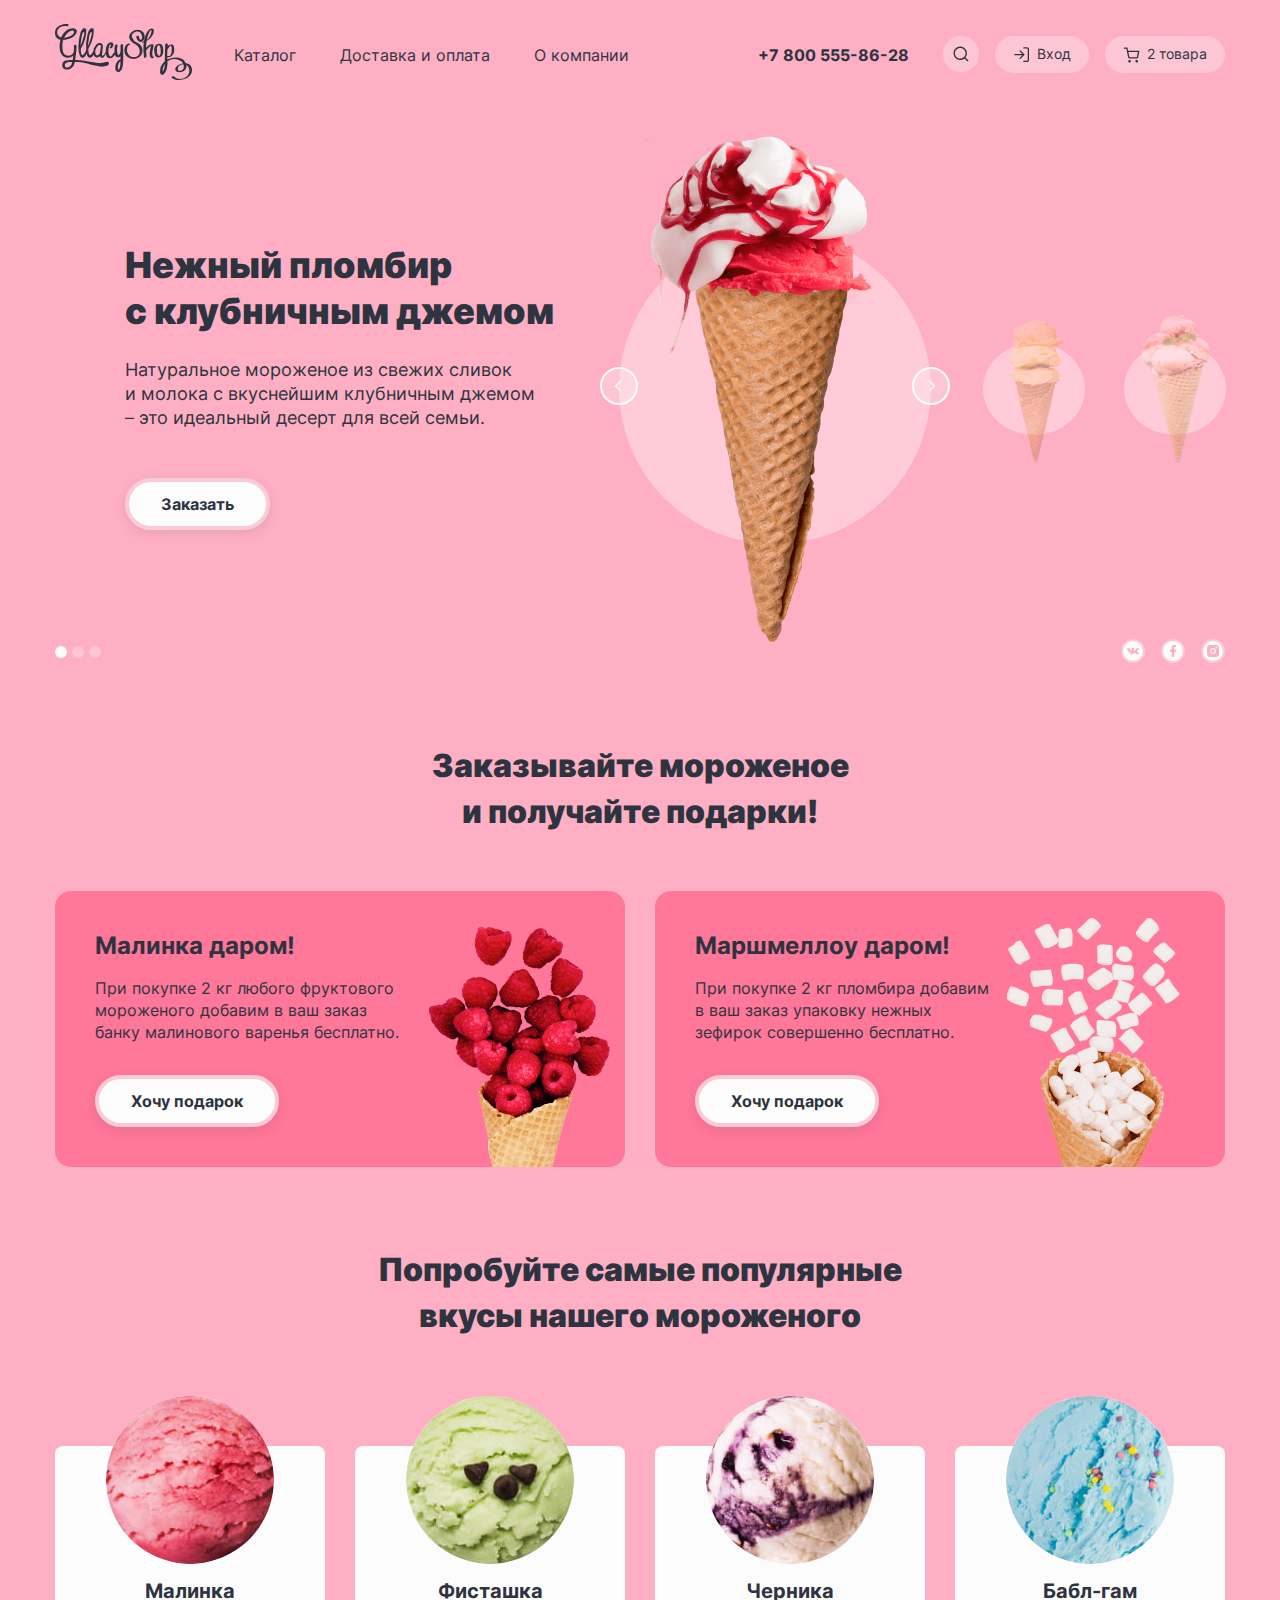
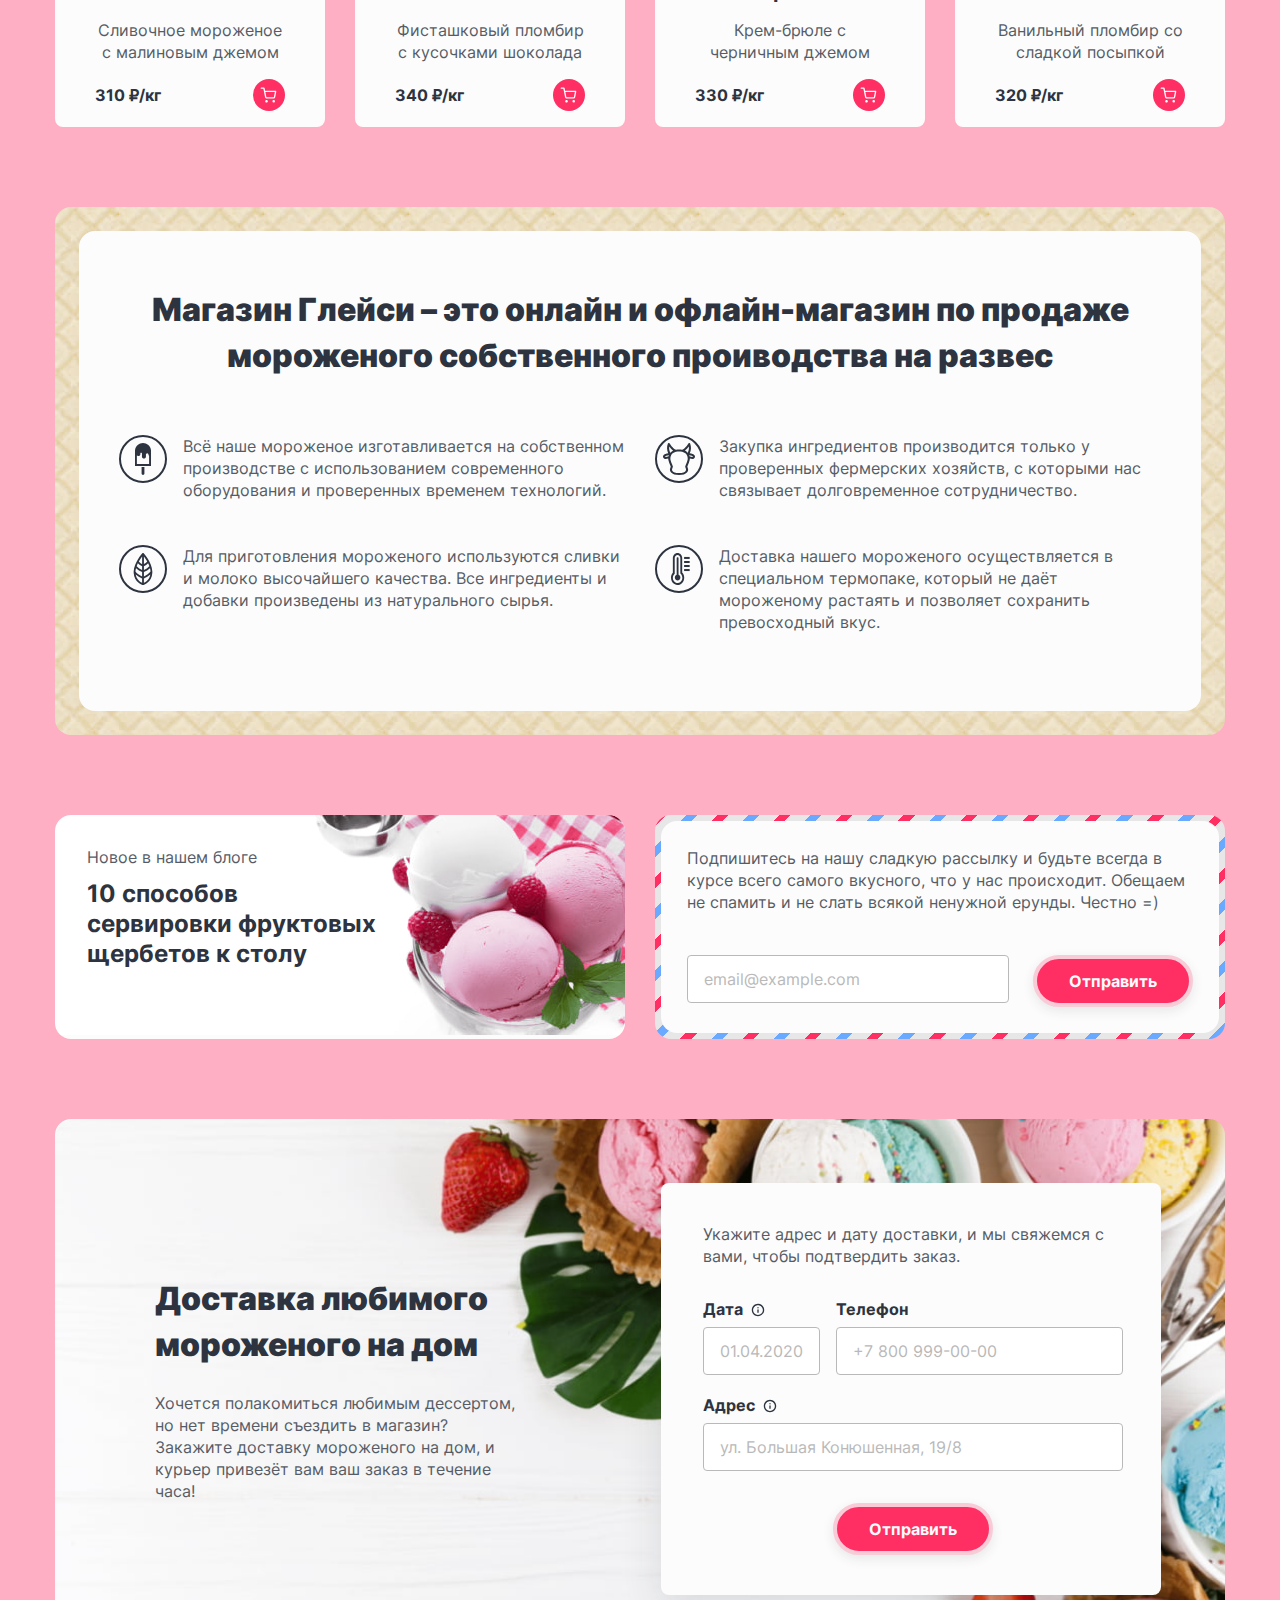
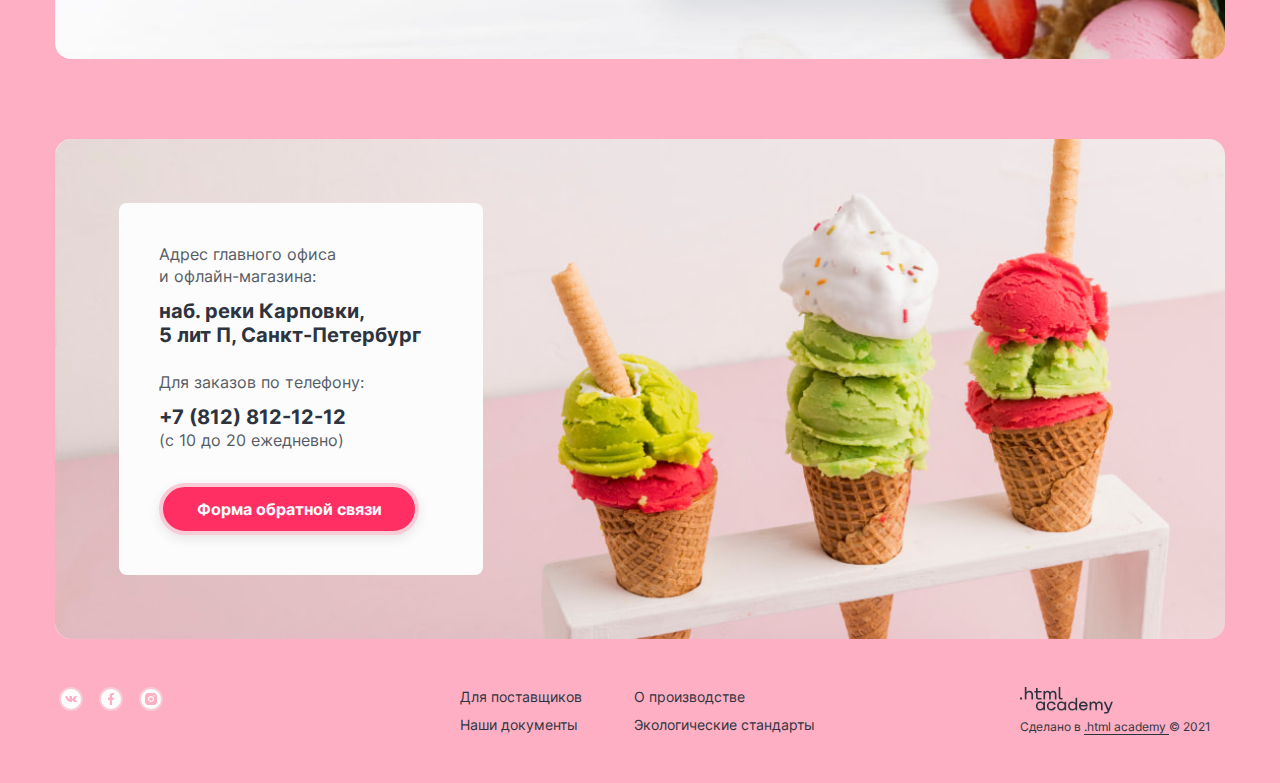
<file: 9/index.html>
<!DOCTYPE html>
<html lang="ru">
  <head>
    <meta charset="utf-8">
    <meta name="viewport" content="width=device-width, initial-scale=1.0">
    <link rel="stylesheet" href="css/style.css">
		<link rel="stylesheet" href="css/my-normalize.css">
		<link type="image/x-icon" href="images/icon.ico" rel="icon">
    <title>HTML Academy: Глейси</title>
    <base href="https://htmlacademy-htmlcss.github.io/1945443-gllacy-33/9/">
</head>
  <body class="body-strawberry">
    <div class="container">
      <header class="index-header">
        <nav class="navigation">
          <div class="navigation__pages">
            <a class="navigation__logo" href="index.html">
                <img class="navigation__logo__img" src="images/header/gllacy-logo.svg" width="137" height="56" alt="Логотип магазина Глейси">
            </a>
            <ul class="navigation__list navigation-menu">
              <li class="navigation__item navigation_catalog">
                <a class="button button_menu button_submenu" href="catalog.html">Каталог</a>
								<div class="submenu-wrapper">
									<ul class="navigation__submenu">
										<li class="submenu__heading">
											Новинки
										</li>
										<li class="submenu__item" tabindex="0">
											<a class="submenu__link" href="catalog.html">Сливочное</a>
										</li>
										<li class="submenu__item" tabindex="0">
											<a class="submenu__link" href="catalog.html">Щербеты</a>
										</li>
										<li class="submenu__item" tabindex="0">
											<a class="submenu__link" href="catalog.html">Фруктовый лед</a>
										</li>
										<li class="submenu__item" tabindex="0">
											<a class="submenu__link" href="catalog.html">Мелорин</a>
										</li>
									</ul>
								</div>
              </li>
              <li class="navigation__item">
                <a class="button button_menu" href="index.html#delivery">Доставка и оплата</a>
              </li>
              <li class="navigation__item">
                <a class="button button_menu" href="index.html#ceo">О компании</a>
              </li>
            </ul> <!-- navigation-menu -->
          </div>

          <div class="navigation__controls">
            <a class="navigation__phone" href="tel:+78005558628">+7 800 555-86-28</a>
            <ul class="navigation__list navigation-actions">
              <li class="navigation__item navigation_search">
                <a class="button button_menu button_search" href="#">
                  <span class="visually-hidden">Поиск</span>
                  <span class="navigation-search"></span>
                </a>
								<div class="search-wrapper">
									<div class="modal-search">
										<div class="search__inner">
											<label class="visually-hidden" for="header-search">Поиск по сайту</label>
											<input class="input-field" type="search" name="search" id="header-search" placeholder="Поиск по сайту">
											<span class="search__cross"></span>
										</div>
									</div>
								</div> <!-- wrapper -->
              </li>
              <li class="navigation__item navigation_login">
                <a class="button button_menu button_action" href="#">
                  <span class="navigation-login">Вход</span>
                </a>
								<div class="login-wrapper">
									<div class="modal-login">
										<div class="login__inner">
											<fieldset class="login">
												<legend class="login__heading">Личный кабинет</legend>
												<form class="login__form" action="https://echo.htmlacademy.ru/" method="post">
													<input class="input-field" type="email" name="email" placeholder="email@example.com" required>
													<input class="input-field" type="password" name="password" placeholder="Пароль" required>
													<div class="login__submit">
														<input class="button button_pink" type="submit" value="Войти">
														<div class="login__hints">
															<a class="login__hint" href="#">Забыли пароль?</a>
															<a class="login__hint" href="#">Регистрация</a>
														</div>
													</div>
												</form>
											</fieldset>
										</div>
									</div>
								</div> <!-- wrapper -->
              </li>
              <li class="navigation__item navigation_cart">
                <a class="button button_menu button_action" href="#">
                  <span class="visually-hidden">Корзина</span>
                  <span class="navigation-cart">2 товара</span>
                </a>
								<div class="cart-wrapper">
									<div class="modal-cart" style="box-shadow: 0px 15px 40px rgba(45, 52, 64, 0.12);">
										<span class="cart__empty" style="display: none;">Ваша корзина пока пуста</span>
										<div class="cart__inner" style="display: block;">
											<span class="cart__heading">Корзина</span>
											<ul class="cart__list">
												<li class="cart__item">
													<a href="catalog.html">
														<img class="cart__img" src="images/products/product-raspberry.jpg" style="width: 46px; height: 46px;" alt="Сливочное мороженое с малиновым джемом">
													</a>
													<div class="cart__info">
														<a class="cart__product" href="catalog.html">Малинка</a>
														<span class="cart__value">1кг x 310₽</span>
													</div>
													<span class="cart__price">310₽</span>
													<span class="cart__cross"></span>
												</li>
												<li class="cart__item">
													<a href="catalog.html">
														<img class="cart__img" src="images/products/product-bubblegum.jpg" style="width: 46px; height: 46px;" alt="Сливочное мороженое с малиновым джемом">
													</a>
													<div class="cart__info">
														<a class="cart__product" href="catalog.html">Бабл-гам</a>
														<span class="cart__value">1.5кг x 320₽</span>
													</div>
													<span class="cart__price">480₽</span>
													<span class="cart__cross"></span>
												</li>
											</ul>
											<div class="cart__submit">
												<input class="button button_pink" type="submit" value="Оформить заказ">
												<span class="cart__final-price">Итого: 790₽</span>
											</div> <!-- submit -->
										</div> <!-- inner -->
									</div>
								</div> <!-- wrapper -->
              </li>
            </ul> <!-- navigation-actions -->
          </div>
        </nav>
      </header>

      <main class="index-main">
        <h1 class="visually-hidden">Магазин мороженого Глэйси</h1>
        <section class="presentation">
          <h2 class="visually-hidden">Попробуйте наши новинки</h2>
          <div class="presentation__field">
            <div class="presentation__description">
              <div class="description__item active-item">
                <h3 class="description__title">Нежный пломбир <br> с клубничным джемом</h3>
                <span class="description__about">Натуральное мороженое из свежих сливок <br> и молока с вкуснейшим клубничным джемом – это идеальный десерт для всей семьи.</span>
              </div>
              <div class="description__item">
                <h3 class="description__title">Сливочное мороженое со вкусом банана</h3>
                <span class="description__about">Сливочное мороженое с ярким банановым вкусом подарит вам свежесть и наслаждение даже в самый жаркий летний день.</span>
              </div>
              <div class="description__item">
                <h3 class="description__title">Карамельный пломбир с маршмеллоу</h3>
                <span class="description__about">Необычный сладкий десерт с карамельным топпингом и кусочками зефира завоюет сердца сладкоежек всех возрастов.</span>
              </div>

              <a class="button button_white" href="#">Заказать</a>
            </div> <!-- presentation-description -->

            <div class="presentation__slider">
              <div class="slider__slides">
                <div class="slider__slide active-slide">
                  <img class="slide__icecream-img" src="images/presentation/presentation-strawberry.png" width="306" height="507" alt="Пломбир с клубничным джемом">
                </div>
                <div class="slider__slide preview-slide">
                  <img class="slide__icecream-img" src="images/presentation/presentation-banana.png" width="100" height="150" alt="Сливочное мороженое со вкусом банана">
                </div>
                <div class="slider__slide preview-slide">
                  <img class="slide__icecream-img" src="images/presentation/presentation-marshmallow.png" width="100" height="150" alt="Карамельный пломбир с маршмеллоу">
                </div>
              </div>
              <button class="slider-button button-prev" type="button">
                <span class="visually-hidden">Предыдущий слайд</span>
              </button>
              <button class="slider-button button-next" type="button">
                <span class="visually-hidden">Следующий слайд</span>
              </button> <!-- slider-controls -->
            </div> <!-- presentation-slider -->
          </div>
        
          <div class="slider-dots">
            <button class="dots__dot active" type="button">
              <span class="visually-hidden">Первый слайд: Пломбир с клубничным джемом</span>  
            </button>
            <button class="dots__dot" type="button">
              <span class="visually-hidden">Второй слайд: Сливочное мороженое со вкусом банана</span>  
            </button>
            <button class="dots__dot" type="button">
              <span class="visually-hidden">Третий слайд: Карамельный пломбир с маршмеллоу</span>  
            </button>
          </div> <!-- slider-dots -->

          <section class="social">
            <h2 class="visually-hidden">Социальные сети</h2>
            <ul class="social__list">
              <li class="social__item">
                <a class="button button_social social-vkontakte" href="https://vk.com/htmlacademy" target="_blank">
                  <span class="visually-hidden">Группа Глэйси ВКонтакте</span>
                </a>
              </li>
              <li class="social__item">
                <a class="button button_social social-facebook" href="https://www.facebook.com/htmlacademy" target="_blank">
                  <span class="visually-hidden">Страница Глэйси в Фейсбук</span>
                </a>
              </li>
              <li class="social__item">
                <a class="button button_social social-instagram" href="https://www.instagram.com/htmlacademy" target="_blank">
                  <span class="visually-hidden">Инстаграм Глэйси</span>
                </a>
              </li>
            </ul> 
          </section> <!-- social -->
        </section> <!-- presentation -->

        <section class="gifts">
          <h2 class="section__title">Заказывайте мороженое <br> и получайте подарки!</h2>
          <div class="gifts__inner">
            <div class="gifts__gift gift-raspberry">
              <h3 class="gift__heading">Малинка даром!</h3>
              <p class="gift__text">При покупке 2 кг любого фруктового мороженого добавим в ваш заказ банку малинового варенья бесплатно.</p>
              <a class="button button_white" href="catalog.html">Хочу подарок</a>
            </div>

            <div class="gifts__gift gift-marshmallow">
              <h3 class="gift__heading">Маршмеллоу даром!</h3>
              <p class="gift__text">При покупке 2 кг пломбира добавим <br> в ваш заказ упаковку нежных <br> зефирок совершенно бесплатно.</p>
              <a class="button button_white" href="catalog.html">Хочу подарок</a>
            </div>
          </div>
        </section> <!-- gifts -->

        <section class="popular">
          <h2 class="section__title">Попробуйте самые популярные <br> вкусы нашего мороженого</h2>
          <ul class="products-list">
            <li class="product">
              <a class="product__link" href="#">
                <img class="product__img" src="images/products/product-raspberry.jpg" width="168" height="168" alt="Сливочное мороженое с малиновым джемом">
                <h3 class="product__name">Малинка</h3>
                <span class="product__description">Сливочное мороженое с малиновым джемом</span>
              </a>
              <p class="product__buy">
                <b class="product__price">310 ₽/кг</b>
                <a class="product__buy-button" href="#">
                  <span class="visually-hidden">Купить</span>
                </a>
              </p>
            </li>

            <li class="product">
              <a class="product__link" href="#">
                <img class="product__img" src="images/products/product-pistachio.jpg" width="168" height="168" alt="Фисташковый пломбир с кусочками шоколада">
                <h3 class="product__name">Фисташка</h3>
                <span class="product__description">Фисташковый пломбир с кусочками шоколада</span>
              </a>
              <p class="product__buy">
                <b class="product__price">340 ₽/кг</b>
                <a class="product__buy-button" href="#">
                  <span class="visually-hidden">Купить</span>
                </a>
              </p>
            </li>

            <li class="product">
              <a class="product__link" href="#">
                <img class="product__img" src="images/products/product-blueberry.jpg" width="168" height="168" alt="Крем-брюле с черничным джемом">
                <h3 class="product__name">Черника</h3>
                <span class="product__description">Крем-брюле с черничным джемом</span>
              </a>
              <p class="product__buy">
                <b class="product__price">330 ₽/кг</b>
                <a class="product__buy-button" href="#">
                  <span class="visually-hidden">Купить</span>
                </a>
              </p>
            </li>

            <li class="product">
              <a class="product__link" href="#">
                <img class="product__img" src="images/products/product-bubblegum.jpg" width="168" height="168" alt="Ванильный пломбир со сладкой посыпкой">
                <h3 class="product__name">Бабл-гам</h3>
                <span class="product__description">Ванильный пломбир со сладкой посыпкой</span>
              </a>
              <p class="product__buy">
                <b class="product__price">320 ₽/кг</b>
                  <a class="product__buy-button" href="#">
                  <span class="visually-hidden">Купить</span>
                </a>
              </p>
            </li>
          </ul>
        </section> <!-- gifts -->

        <section class="ceo" id="ceo">
          <div class="ceo__inner">
            <h2 class="section__title">Магазин Глейси – это онлайн и офлайн-магазин по продаже мороженого собственного проиводства на развес</h2>
            <ul class="ceo__list">
              <li class="ceo__text ceo__text_icecream">Всё наше мороженое изготавливается на собственном производстве с использованием современного оборудования и проверенных временем технологий.</li>
              <li class="ceo__text ceo__text_cow">Закупка ингредиентов производится только у проверенных фермерских хозяйств, с которыми нас связывает долговременное сотрудничество.</li>
              <li class="ceo__text ceo__text_leaf">Для приготовления мороженого используются сливки и молоко высочайшего качества. Все ингредиенты и добавки произведены из натурального сырья.</li>
              <li class="ceo__text ceo__text_thermometer">Доставка нашего мороженого осуществляется в специальном термопаке, который не даёт мороженому растаять и позволяет сохранить превосходный вкус.</li>
            </ul>
          </div>
        </section> <!-- ceo -->

        <section class="updates">
          <h2 class="visually-hidden">Наши обновления</h2>
          <div class="updates__inner">
            <a class="updates__blog updates-item" href="#">
              <h3 class="blog__heading">Новое в нашем блоге</h3>
              <span class="blog__article">10 способов сервировки фруктовых щербетов к столу</span>
            </a>

            <div class="updates__subscribe updates-item">
              <div class="subscribe__inner">
                <span class="subscribe__text">Подпишитесь на нашу сладкую рассылку и будьте всегда в курсе всего самого вкусного, что у нас происходит. Обещаем не спамить и не слать всякой ненужной ерунды. Честно =)</span>
                <form class="subscribe__form" action="https://echo.htmlacademy.ru/" method="post">
                  <label class="visually-hidden" for="subscribe-email">Email</label>
                  <input class="subscribe__email input-field" name="email" type="email" id="subscribe-email" placeholder="email@example.com">
                  <button class="button button_pink" type="submit">Отправить</button>
                </form>
              </div>
            </div>
          </div>
        </section> <!-- updates -->

        <section class="delivery" id="delivery">
          <h2 class="visually-hidden">Доставка</h2>
          <div class="delivery__description">
            <h3 class="delivery__description-heading section__title">Доставка любимого мороженого на дом</h3>
            <span class="delivery__description__text">Хочется полакомиться любимым дессертом, но нет времени съездить в магазин? Закажите доставку мороженого на дом, и курьер привезёт вам ваш заказ в течение часа!</span>
          </div>

          <form class="delivery__form" action="https://echo.htmlacademy.ru/" method="post">
						<fieldset>
							<legend>
								<h3 class="visually-hidden">Форма доставки</h3>
							</legend>
							<span class="delivery__hint">Укажите адрес и дату доставки, и мы свяжемся с вами, чтобы подтвердить заказ.</span>
							<div class="delivery__input">
								<div class="delivery__input-item">
									<label class="delivery__date-heading" for="delivery-date">
										Дата
										<div class="tooltip">
											<span class="tooltip-text">Введите желаемую дату доставки</span>
										</div>
									</label>
									<input class="delivery__date input-field" type="text" name="delivery-date" id="delivery-date" placeholder="01.04.2020" pattern="\d{1,2}.\d{1,2}.\d{4}">
								</div>

								<div class="delivery__input-item">
									<label class="delivery__phone-heading" for="delivery-phone">Телефон</label>
									<input class="delivery__phone input-field" type="tel" name="delivery-phone" id="delivery-phone" placeholder="+7 800 999-00-00">
								</div>

								<div class="delivery__input-item">
									<label class="delivery__address-heading" for="delivery-address">
										Адрес
										<div class="tooltip">
											<span class="tooltip-text">Введите название улицы, дома и квартиры</span>
										</div>
									</label>
									<input class="delivery__address input-field" type="text" name="delivery-address" id="delivery-address" placeholder="ул. Большая Конюшенная, 19/8">
								</div>
							</div>
							<button class="button button_pink" type="submit">Отправить</button>
						</fieldset>          
          </form>
        </section> <!-- delivery -->

        <section class="contacts">
          <h2 class="visually-hidden">Контакты</h2>
          <p class="contacts__text">
            <span class="contacts__address-heading">Адрес главного офиса <br> и офлайн-магазина:</span>
            <a class="contacts__address" href="#">наб. реки Карповки, <br> 5 лит П, Санкт-Петербург</a>

            <span class="contacts__phone-heading">Для заказов по телефону:</span>
            <a class="contacts__phone" href="tel:+78128121212">+7 (812) 812-12-12</a>
            <span class="contacts__phone-hint">(с 10 до 20 ежедневно)</span>

            <button class="button button_pink" type="button">Форма обратной связи</button>
          </p>
        </section> <!-- contacts -->
      </main> 
      <footer class="index-footer">
        <section class="social">
          <h2 class="visually-hidden">Социальные сети</h2>
          <ul class="social__list">
            <li class="social__item">
              <a class="button button_social social-vkontakte" href="https://vk.com/htmlacademy" target="_blank">
                <span class="visually-hidden">Группа Глэйси ВКонтакте</span>
              </a>
            </li>
            <li class="social__item">
              <a class="button button_social social-facebook" href="https://www.facebook.com/htmlacademy" target="_blank">
                <span class="visually-hidden">Страница Глэйси в Фейсбук</span>
              </a>
            </li>
            <li class="social__item">
              <a class="button button_social social-instagram" href="https://www.instagram.com/htmlacademy" target="_blank">
                <span class="visually-hidden">Инстаграм Глэйси</span>
              </a>
            </li>
          </ul> 
        </section> <!-- social -->

        <section class="footer__links">
          <h2 class="visually-hidden">Ссылки и документы</h2>
          <ul class="footer__links-list">
            <li class="footer__links-item active">
              <a class="footer__link" href="#" target="_blank">Для поставщиков</a>
            </li>
            <li class="footer__links-item">
              <a class="footer__link" href="#" target="_blank">О производстве</a>
            </li>
            <li class="footer__links-item">
              <a class="footer__link" href="#" target="_blank">Наши документы</a>
            </li>
            <li class="footer__links-item">
              <a class="footer__link" href="#" target="_blank">Экологические стандарты</a>
            </li>
          </ul> 
        </section> <!-- footer-links -->  

        <section class="footer__author">
          <h2 class="visually-hidden">Авторы</h2>
          <a class="author__logo-link" href="https://htmlacademy.ru" target="_blank">
            <img class="author__logo-img" src="images/htmlacademy-logo.svg" width="93" height="27" alt="Логотип HTML Academy">
          </a>
          <span class="author__text">
            Сделано в 
            <a class="author__link" href="https://htmlacademy.ru" target="_blank">
              .html academy
            </a> 
            © 2021
          </span>
        </section> <!-- author -->
      </footer>
    </div> <!-- container -->
		<div class="modal-feedback" style="display: none;">
			<div class="feedback__inner">
				<div class="feedback__window">
					<form class="feedback">
						<p class="feedback__heading">Мы обязательно ответим вам!</p>
						<fieldset class="feedback__form" action="https://echo.htmlacademy.ru/" method="post">
							<input class="input-field" type="text" name="name-lastname" placeholder="Имя и Фамилия">
							<input class="input-field" type="email" name="email" placeholder="email@example.com">
							<textarea class="feedback__message" cols="30" rows="10" name="message" placeholder="В свободной форме"></textarea>
							<input class="button button_pink" type="submit">
						</fieldset>
					</form>
					<span class="feedback__cross"></span>
				</div>
			</div>
		</div>
  </body>
</html>
</file>
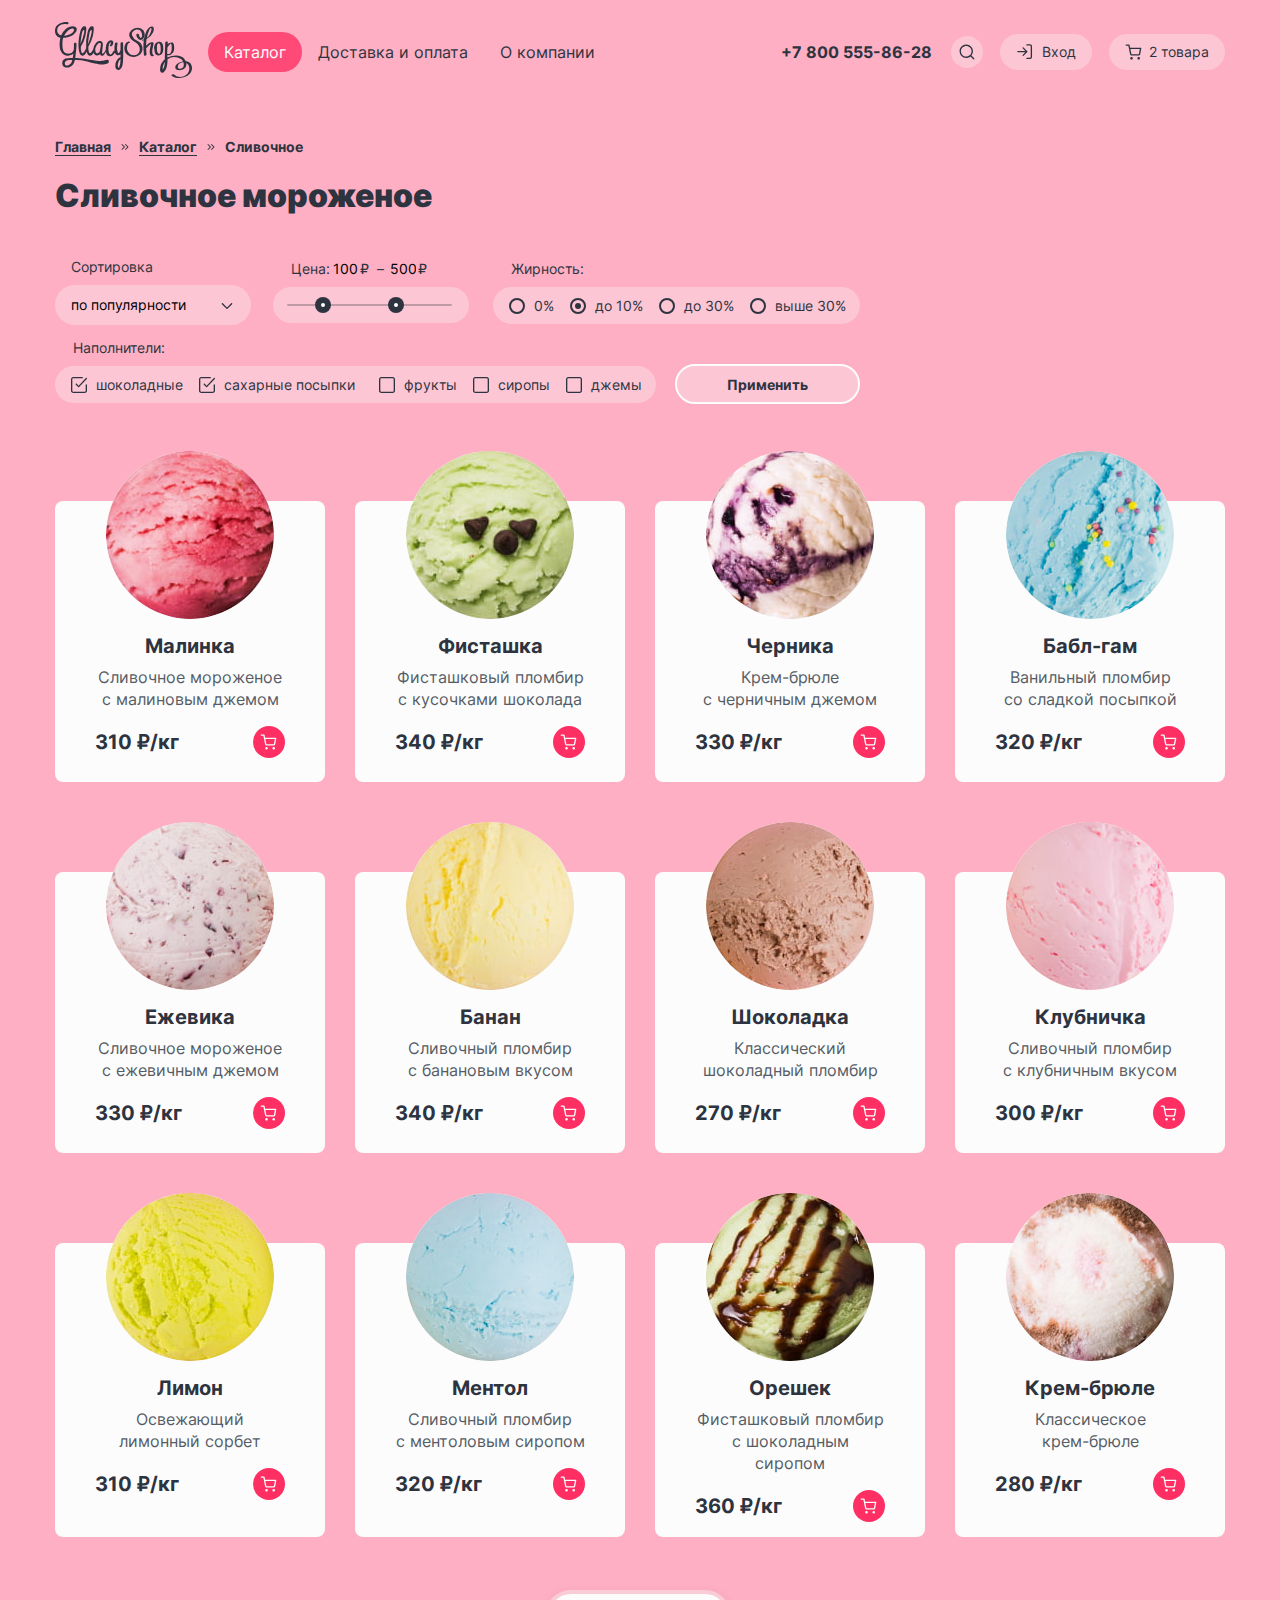
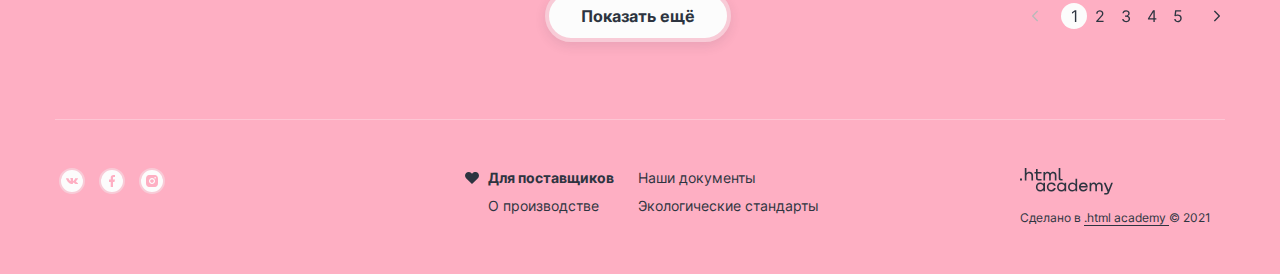
<file: catalog.html>
<!DOCTYPE html>
<html lang="ru">
  <head>
    <meta charset="utf-8">
    <meta name="viewport" content="width=device-width, initial-scale=1.0">
    <link rel="stylesheet" href="css/style.css">
		<link rel="icon" type="image/png" sizes="32x32" href="images/favicon.png">
    <title>HTML Academy: Глейси</title>
  </head>
  <body class="body-strawberry">
    <div class="container">
			<header class="catalog-header">
        <nav class="navigation">
          <div class="navigation-pages">
            <a class="navigation-logo" href="index.html">
                <img class="navigation-logo-img" src="images/header/gllacy-logo.svg" width="137" height="56" alt="Логотип магазина Глейси.">
            </a>
            <ul class="navigation-list navigation-menu">
              <li class="navigation-item navigation-catalog">
                <a class="button button-menu button-submenu active" href="catalog.html">Каталог</a>
								<div class="submenu-wrapper">
									<ul class="navigation-submenu">
										<li class="submenu-heading">
											Новинки
										</li>
										<li class="submenu-item" tabindex="0">
											<a class="submenu-link" href="catalog.html">Сливочное</a>
										</li>
										<li class="submenu-item" tabindex="0">
											<a class="submenu-link" href="catalog.html">Щербеты</a>
										</li>
										<li class="submenu-item" tabindex="0">
											<a class="submenu-link" href="catalog.html">Фруктовый лед</a>
										</li>
										<li class="submenu-item" tabindex="0">
											<a class="submenu-link" href="catalog.html">Мелорин</a>
										</li>
									</ul>
								</div>
              </li>
              <li class="navigation-item">
                <a class="button button-menu" href="index.html#delivery">Доставка и оплата</a>
              </li>
              <li class="navigation-item">
                <a class="button button-menu" href="index.html#ceo">О компании</a>
              </li>
            </ul> <!-- navigation-menu -->
          </div>

          <div class="navigation-controls">
            <a class="navigation-phone" href="tel:+78005558628">+7 800 555-86-28</a>
            <ul class="navigation-list navigation-actions">
              <li class="navigation-item navigation-search">
                <a class="button button-menu button-search" href="#">
                  <span class="visually-hidden">Поиск</span>
                  <span class="navigation-search-icon"></span>
                </a>
								<div class="search-wrapper">
									<div class="modal-search">
										<div class="search-inner">
											<form class="search" action="https://echo.htmlacademy.ru/" method="post">
												<label class="visually-hidden" for="header-search">Поиск по сайту</label>
												<input class="input-field" type="search" name="search" id="header-search" placeholder="Поиск по сайту">
												<button class="search-cross">
													<span class="visually-hidden">Закрыть.</span>
												</button>
											</form>
										</div>
									</div>
								</div> <!-- wrapper -->
              </li>
              <li class="navigation-item navigation-login">
                <a class="button button-menu button-action" href="#">
                  <span class="navigation-login-icon">Вход</span>
                </a>
								<div class="login-wrapper">
									<div class="modal-login">
										<div class="login-inner">
											<form class="login" action="https://echo.htmlacademy.ru/" method="post">
												<fieldset class="login-form">
													<legend class="login-heading">Личный кабинет</legend>
													<label class="visually-hidden" for="login-email">Введите почту здесь.</label>
													<input class="input-field" type="email" name="email" id="login-email" placeholder="email@example.com" required>
													<label class="visually-hidden" for="login-password">Введите пароль здесь.</label>
													<input class="input-field" type="password" name="password" id="login-password" placeholder="Пароль" required>
													<div class="login-submit">
														<label class="visually-hidden" for="login-submit">Войти.</label>
														<input class="button button-pink" type="submit" id="login-submit" value="Войти">
														<div class="login-hints">
															<a class="login-hint" href="#">Забыли пароль?</a>
															<a class="login-hint" href="#">Регистрация</a>
														</div>
													</div>
												</fieldset>
											</form>
										</div>
									</div>
								</div> <!-- wrapper -->
              </li>
              <li class="navigation-item navigation-cart">
                <a class="button button-menu button-action" href="#">
                  <span class="visually-hidden">Корзина</span>
                  <span class="navigation-cart-icon">2 товара</span>
                </a>
								<div class="cart-wrapper">
									<div class="modal-cart">
										<span class="cart-empty" style="display: none;">Ваша корзина пока пуста</span>
										<div class="cart-inner" style="display: block;">
											<span class="cart-heading">Корзина</span>
											<ul class="cart-list">
												<li class="cart-item">
													<a href="catalog.html">
														<img class="cart-img" src="images/products/product-raspberry.jpg" width="46" height="46" alt="Сливочное мороженое с малиновым джемом.">
													</a>
													<div class="cart-info">
														<a class="cart-product" href="catalog.html">Малинка</a>
														<span class="cart-value">1кг x 310₽</span>
													</div>
													<span class="cart-price">310₽</span>
													<button class="cart-cross">
														<span class="visually-hidden">Удалить из корзины.</span>
													</button>
												</li>
												<li class="cart-item">
													<a href="catalog.html">
														<img class="cart-img" src="images/products/product-bubblegum.jpg" width="46" height="46" alt="Сливочное мороженое с малиновым джемом.">
													</a>
													<div class="cart-info">
														<a class="cart-product" href="catalog.html">Бабл-гам</a>
														<span class="cart-value">1.5кг x 320₽</span>
													</div>
													<span class="cart-price">480₽</span>
													<button class="cart-cross">
														<span class="visually-hidden">Удалить из корзины.</span>
													</button>
												</li>
											</ul>
											<div class="cart-submit">
												<input class="button button-pink" type="submit" value="Оформить заказ">
												<span class="cart-final-price">Итого: 790₽</span>
											</div> <!-- submit -->
										</div> <!-- inner -->
									</div>
								</div> <!-- wrapper -->
              </li>
            </ul> <!-- navigation-actions -->
          </div>
        </nav>
      </header>

      <main class="catalog-main">
        <h1 class="visually-hidden">Каталог <span class="catalog-heading">Сливочного мороженого</span></h1>
        <header class="path">
          <ul class="path-elements">
            <li class="path-item">
              <a class="path-previous" href="index.html">Главная</a>
            </li>
            <li class="path-item">
              <a class="path-previous" href="#">Каталог</a>
            </li>
            <li class="path-item">
              <a class="path-current">Сливочное</a>
            </li>
          </ul>
          <h2 class="path-heading">Сливочное мороженое</h2>
        </header>

        <section class="filters">
					<fieldset>
						<legend>
							<h2 class="visually-hidden">Фильтры</h2>
						</legend>
						<form class="filters-list" action="https://echo.htmlacademy.ru/" method="post">
							<label class="filters-element">
								<span class="filters-heading">Сортировка</span> 
								<select class="filters-sort action-form" name="filters-sort" aria-label="Сортировка">
									<option value="popular">по популярности</option>
									<option value="cheap">по цене: &#8593;</option>
									<option value="expensive">по цене: &#8595;</option>
								</select>
							</label>

							<fieldset class="filters-element filters-price action-form" name="filters-fat">
								<legend class="filters-heading">
									Цена:
									<span class="range-wrapper-inputs">
										<label class="visually-hidden" for="min-price">Минимальная цена.</label>
										<input class="range-input" type="number" value="100" name="min-price" id="min-price">
										<span>₽</span>
										<span class="range-separation">–</span>
										<label class="visually-hidden" for="max-price">Максимальная цена.</label>
										<input class="range-input" type="number" value="500" name="max-price" id="max-price">
										<span>₽</span>
									</span>
								</legend>
								<div class="range">
									<div class="range-scale">
										<div class="range-bar">	
											<button class="range-toggle toggle-min">
												<span class="toggle-decorative"></span>
												<span class="visually-hidden">Изменить минимальную цену.</span>
											</button>
											<button class="range-toggle toggle-max">
												<span class="toggle-decorative"></span>
												<span class="visually-hidden">Изменить максимальную цену.</span>
											</button>
										</div>
									</div>
								</div>
							</fieldset>

							<fieldset class="filters-element filters-fat action-form" name="filters-fat">
								<legend class="filters-heading">Жирность:</legend>
								<ul class="filters-fat-list">
									<li class="filters-fat-item">
										<label class="filters-fat-item-label">
											<input class="fat-input visually-hidden" type="radio" name="filters-fat" value="0">
											<span class="filters-fat-checkbox"></span>
											0%
										</label>
									</li>
									<li class="filters-fat-item">
										<label class="filters-fat-item-label">
											<input class="fat-input visually-hidden" type="radio" checked name="filters-fat" value="<10">
											<span class="filters-fat-checkbox"></span>
											до 10%
										</label>
									</li>
									<li class="filters-fat-item">
										<label class="filters-fat-item-label">
											<input class="fat-input visually-hidden" type="radio" name="filters-fat" value="<30">
											<span class="filters-fat-checkbox"></span>
											до 30%
										</label>
									</li>
									<li class="filters-fat-item">
										<label class="filters-fat-item-label">
											<input class="fat-input visually-hidden" type="radio" name="filters-fat" value=">30">
											<span class="filters-fat-checkbox"></span>
											выше 30%
										</label>
									</li>
								</ul>
							</fieldset>

							<fieldset class="filters-element filters-fillers action-form" name="filters-fillers" id="filters-fillers">
								<legend class="filters-heading">Наполнители:</legend>
								<ul class="filters-fillers-list">
									<li class="filters-fillers-item">
										<label class="filters-fillers-item-label">
											<input class="fillers-input visually-hidden" type="checkbox" checked name="filters-fillers" value="chockolate">
											<span class="filters-fillers-checkbox"></span>
											шоколадные
										</label>
									</li>
									<li class="filters-fillers-item">
										<label class="filters-fillers-item-label">
											<input class="fillers-input visually-hidden" type="checkbox" checked name="filters-fillers" value="shugar">
											<span class="filters-fillers-checkbox"></span>
											сахарные посыпки
										</label>
									</li>
									<li class="filters-fillers-item">
										<label class="filters-fillers-item-label">
											<input class="fillers-input visually-hidden" type="checkbox" name="filters-fillers" value="fruits">
											<span class="filters-fillers-checkbox"></span>
											фрукты
										</label>
									</li>
									<li class="filters-fillers-item">
										<label class="filters-fillers-item-label">
											<input class="fillers-input visually-hidden" type="checkbox" name="filters-fillers" value="syrope">
											<span class="filters-fillers-checkbox"></span>
											сиропы
										</label>
									</li>
									<li class="filters-fillers-item">
										<label class="filters-fillers-item-label">
											<input class="fillers-input visually-hidden" type="checkbox" name="filters-fillers" value="jam">
											<span class="filters-fillers-checkbox"></span>
											джемы
										</label>
									</li>
								</ul>
							</fieldset>
							<label class="filters-element">
								<span class="filters-heading filters-heading-hidden">Подтверждение</span>
								<button class="button button-filter" type="submit">Применить</button>
							</label>
						</form>
					</fieldset> <!-- main fieldset -->
        </section> <!-- filters -->

        <section class="catalog-products">
          <h2 class="visually-hidden">Каталог продуктов</h2>
          <ul class="products-list">
            <li class="product creamy">
              <a class="product-link" href="#">
                <img class="product-img" src="images/products/product-raspberry.jpg" width="168" height="168" alt="Сливочное мороженое с малиновым джемом.">
                <h3 class="product-name">Малинка</h3>
                <span class="product-description">Сливочное мороженое с малиновым джемом</span>
              </a>
              <p class="product-buy">
                <b class="product-price">310 ₽/кг</b>
                <a class="product-buy-button" href="#">
                  <span class="visually-hidden">Купить.</span>
                </a>
              </p>
            </li>

            <li class="product creamy">
              <a class="product-link" href="#">
                <img class="product-img" src="images/products/product-pistachio.jpg" width="168" height="168" alt="Фисташковый пломбир с кусочками шоколада.">
                <h3 class="product-name">Фисташка</h3>
                <span class="product-description">Фисташковый пломбир с кусочками шоколада</span>
              </a>
              <p class="product-buy">
                <b class="product-price">340 ₽/кг</b>
                <a class="product-buy-button" href="#">
                  <span class="visually-hidden">Купить.</span>
                </a>
              </p>
            </li>

            <li class="product creamy">
              <a class="product-link" href="#">
                <img class="product-img" src="images/products/product-blueberry.jpg" width="168" height="168" alt="Крем-брюле с черничным джемом.">
                <h3 class="product-name">Черника</h3>
                <span class="product-description">Крем-брюле <br> с черничным джемом</span>
              </a>
              <p class="product-buy">
                <b class="product-price">330 ₽/кг</b>
                <a class="product-buy-button" href="#">
                  <span class="visually-hidden">Купить.</span>
                </a>
              </p>
            </li>

            <li class="product creamy">
              <a class="product-link" href="#">
                <img class="product-img" src="images/products/product-bubblegum.jpg" width="168" height="168" alt="Ванильный пломбир со сладкой посыпкой.">
                <h3 class="product-name">Бабл-гам</h3>
                <span class="product-description">Ванильный пломбир <br> со сладкой посыпкой</span>
              </a>
              <p class="product-buy">
                <b class="product-price">320 ₽/кг</b>
                <a class="product-buy-button" href="#">
                  <span class="visually-hidden">Купить.</span>
                </a>
              </p>
            </li>

            <li class="product creamy">
              <a class="product-link" href="#">
                <img class="product-img" src="images/products/product-blackberry.jpg" width="168" height="168" alt="Сливочное мороженое с ежевичным джемом.">
                <h3 class="product-name">Ежевика</h3>
                <span class="product-description">Сливочное мороженое с ежевичным джемом</span>
              </a>
              <p class="product-buy">
                <b class="product-price">330 ₽/кг</b>
                <a class="product-buy-button" href="#">
                  <span class="visually-hidden">Купить.</span>
                </a>
              </p>
            </li>

            <li class="product creamy">
              <a class="product-link" href="#">
                <img class="product-img" src="images/products/product-banana.jpg" width="168" height="168" alt="Сливочный пломбир с банановым вкусом.">
                <h3 class="product-name">Банан</h3>
                <span class="product-description">Сливочный пломбир <br> с банановым вкусом</span>
              </a>
              <p class="product-buy">
                <b class="product-price">340 ₽/кг</b>
                <a class="product-buy-button" href="#">
                  <span class="visually-hidden">Купить.</span>
                </a>
              </p>
            </li>

            <li class="product creamy">
              <a class="product-link" href="#">
                <img class="product-img" src="images/products/product-chocolate.jpg" width="168" height="168" alt="Классический шоколадный пломбир.">
                <h3 class="product-name">Шоколадка</h3>
                <span class="product-description">Классический шоколадный пломбир</span>
              </a>
              <p class="product-buy">
                <b class="product-price">270 ₽/кг</b>
                <a class="product-buy-button" href="#">
                  <span class="visually-hidden">Купить.</span>
                </a>
              </p>
            </li>

            <li class="product creamy">
              <a class="product-link" href="#">
                <img class="product-img" src="images/products/product-strawberry.jpg" width="168" height="168" alt="Сливочный пломбир с клубничным вкусом.">
                <h3 class="product-name">Клубничка</h3>
                <span class="product-description">Сливочный пломбир <br> с клубничным вкусом</span>
              </a>
              <p class="product-buy">
                <b class="product-price">300 ₽/кг</b>
                <a class="product-buy-button" href="#">
                  <span class="visually-hidden">Купить.</span>
                </a>
              </p>
            </li>

            <li class="product creamy">
              <a class="product-link" href="#">
                <img class="product-img" src="images/products/product-lemon.jpg" width="168" height="168" alt="Освежающий лимонный сорбет.">
                <h3 class="product-name">Лимон</h3>
                <span class="product-description">Освежающий лимонный сорбет</span>
              </a>
              <p class="product-buy">
                <b class="product-price">310 ₽/кг</b>
                <a class="product-buy-button" href="#">
                  <span class="visually-hidden">Купить.</span>
                </a>
              </p>
            </li>

            <li class="product creamy">
              <a class="product-link" href="#">
                <img class="product-img" src="images/products/product-mentol.jpg" width="168" height="168" alt="Сливочный пломбир с ментоловым сиропом.">
                <h3 class="product-name">Ментол</h3>
                <span class="product-description">Сливочный пломбир <br> с ментоловым сиропом</span>
              </a>
              <p class="product-buy">
                <b class="product-price">320 ₽/кг</b>
                <a class="product-buy-button" href="#">
                  <span class="visually-hidden">Купить.</span>
                </a>
              </p>
            </li>

            <li class="product creamy">
              <a class="product-link" href="#">
                <img class="product-img" src="images/products/product-nut.jpg" width="168" height="168" alt="Фисташковый пломбир с шоколадным сиропом.">
                <h3 class="product-name">Орешек</h3>
                <span class="product-description">Фисташковый пломбир с шоколадным сиропом</span>
              </a>
              <p class="product-buy">
                <b class="product-price">360 ₽/кг</b>
                <a class="product-buy-button" href="#">
                  <span class="visually-hidden">Купить.</span>
                </a>
              </p>
            </li>

            <li class="product creamy">
              <a class="product-link" href="#">
                <img class="product-img" src="images/products/product-brulee.jpg" width="168" height="168" alt="Классическое крем-брюле.">
                <h3 class="product-name">Крем-брюле</h3>
                <span class="product-description">Классическое <br> крем-брюле</span>
              </a>
              <p class="product-buy">
                <b class="product-price">280 ₽/кг</b>
                <a class="product-buy-button" href="#">
                  <span class="visually-hidden">Купить.</span>
                </a>
              </p>
            </li>
          </ul>
        </section> <!-- catalog products -->

        <section class="pagination">
					<h2 class="visually-hidden">Навигация по страницам каталога</h2>
          <ul class="pagination-list">
            <li class="pagination-button">
              <a class="pagination-prev pagination-disabled">
                <span class="visually-hidden">Предыдущая страница.</span>
              </a>
            </li>
            <li class="pagination-pages">
							<ul class="pagination-links">
								<li class="pagination-item pagination-current">
									<a class="pagination-link">1</a>
								</li>
								<li class="pagination-item" tabindex="0">
									<a class="pagination-link" tabindex="-1" href="#">2</a>
								</li>
								<li class="pagination-item" tabindex="0">
									<a class="pagination-link" tabindex="-1" href="#">3</a>
								</li>
								<li class="pagination-item" tabindex="0">
									<a class="pagination-link" tabindex="-1" href="#">4</a>
								</li>
								<li class="pagination-item" tabindex="0">
									<a class="pagination-link" tabindex="-1" href="#">5</a>
								</li>
							</ul>
            </li>
            <li class="pagination-button">
              <a class="pagination-next" href="#">
                <span class="visually-hidden">Следующая страница.</span>
              </a>
            </li>
          </ul>
          <button class="button button-white pagination-show-more" type="button">Показать ещё</button>
        </section>
      </main> 

      <footer class="catalog-footer">
        <section class="social">
          <h2 class="visually-hidden">Социальные сети</h2>
          <ul class="social-list">
            <li class="social-item">
              <a class="button button-social social-vkontakte" href="https://vk.com/htmlacademy" target="_blank">
                <span class="visually-hidden">Группа Глэйси ВКонтакте.</span>
              </a>
            </li>
            <li class="social-item">
              <a class="button button-social social-facebook" href="https://www.facebook.com/htmlacademy" target="_blank">
                <span class="visually-hidden">Страница Глэйси в Фейсбук.</span>
              </a>
            </li>
            <li class="social-item">
              <a class="button button-social social-instagram" href="https://www.instagram.com/htmlacademy" target="_blank">
                <span class="visually-hidden">Инстаграм Глэйси.</span>
              </a>
            </li>
          </ul> 
        </section> <!-- social -->

        <section class="footer-links">
          <h2 class="visually-hidden">Ссылки и документы</h2>
          <ul class="footer-links-list">
            <li class="footer-links-item active">
              <a class="footer-link" href="#" target="_blank">Для поставщиков</a>
            </li>
						<li class="footer-links-item">
              <a class="footer-link" href="#" target="_blank">Наши документы</a>
            </li>
            <li class="footer-links-item">
              <a class="footer-link" href="#" target="_blank">О производстве</a>
            </li>
            <li class="footer-links-item">
              <a class="footer-link" href="#" target="_blank">Экологические стандарты</a>
            </li>
          </ul> 
        </section> <!-- footer-links -->  

        <section class="footer-author">
          <h2 class="visually-hidden">Авторы</h2>
          <a class="author-logo-link" href="https://htmlacademy.ru" target="_blank">
            <img class="author-logo-img" src="images/htmlacademy-logo.svg" width="93" height="27" alt="Логотип HTML Academy.">
          </a>
          <p class="author-text">
            Сделано в 
            <a class="author-link" href="https://htmlacademy.ru" target="_blank">
              .html academy
            </a> 
            © 2021
          </p>
        </section> <!-- author -->
      </footer>
    </div>
  </body>
</html>
</file>
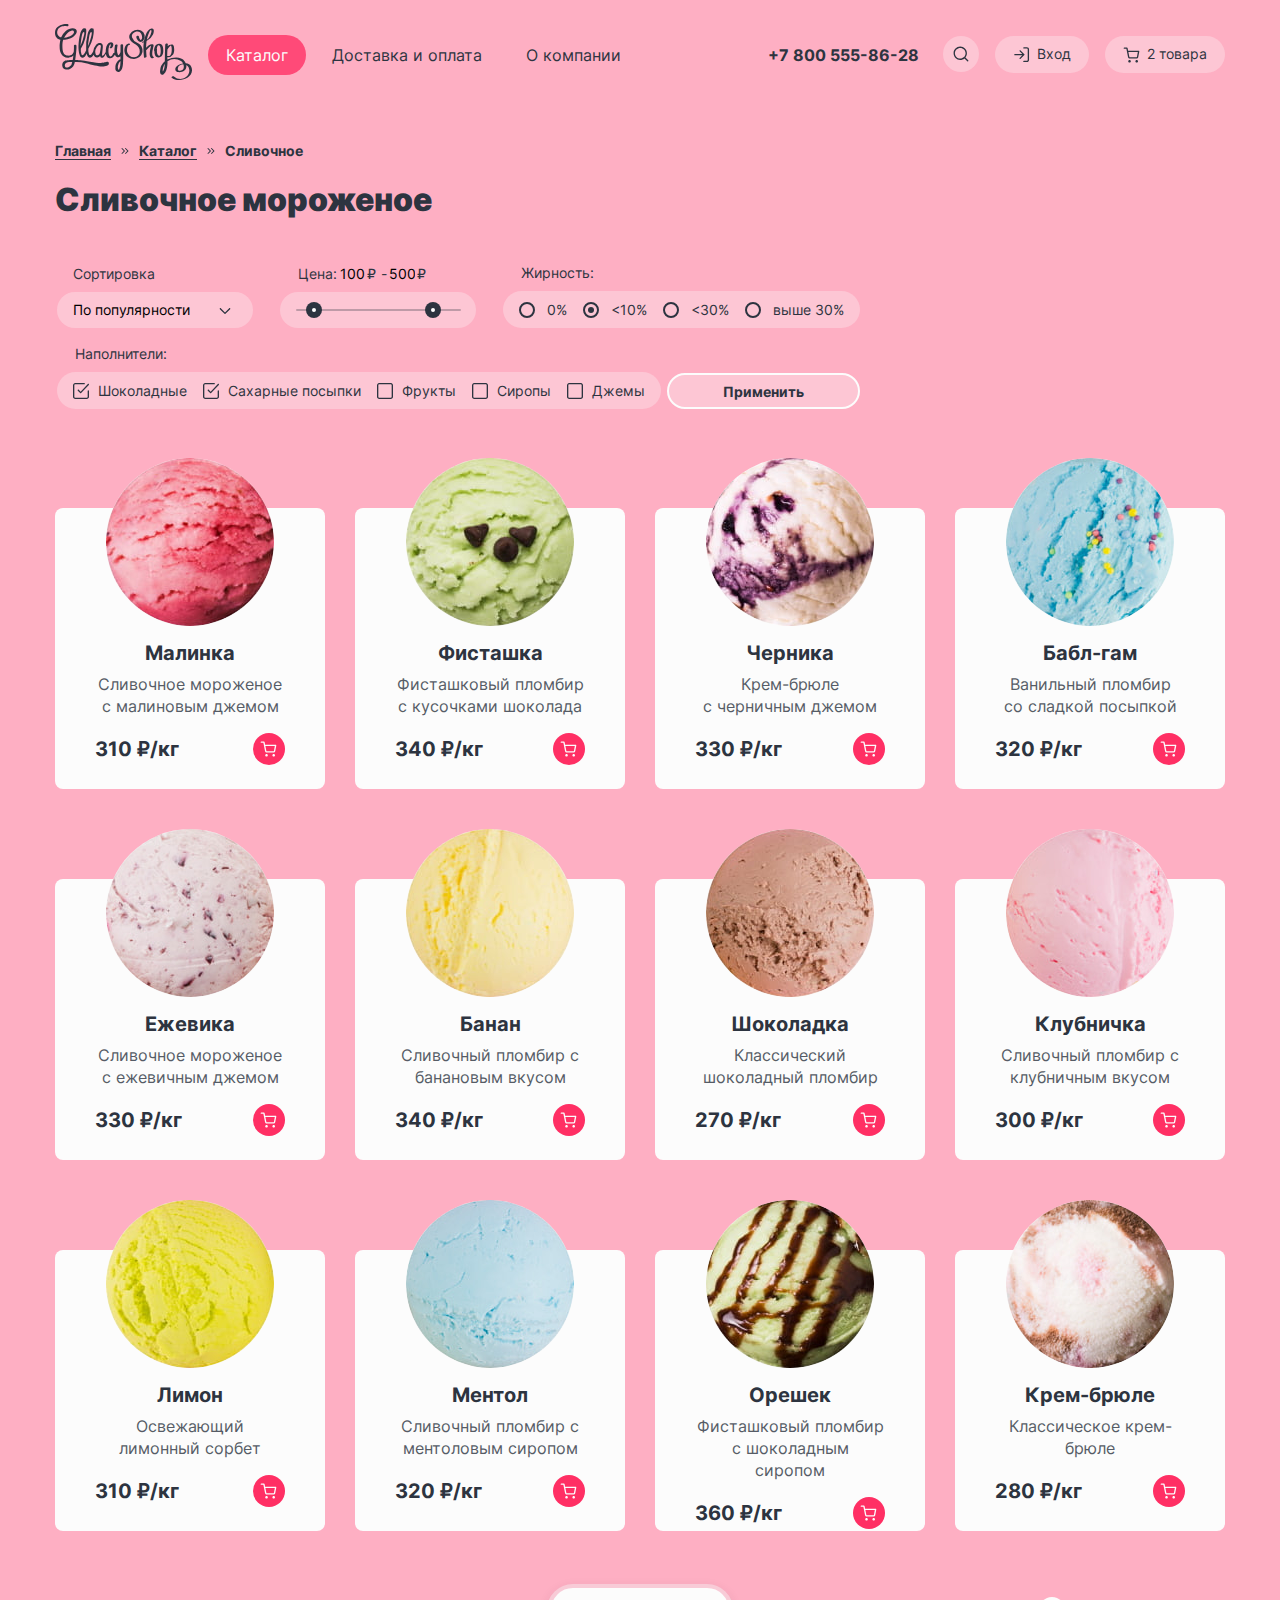
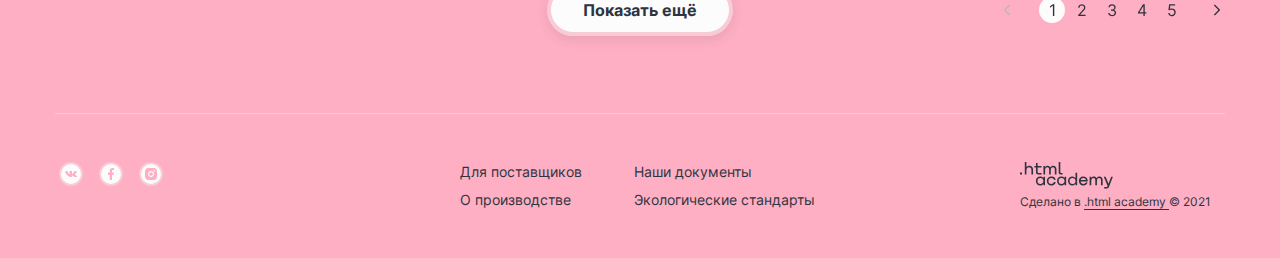
<file: 10/catalog.html>
<!DOCTYPE html>
<html lang="ru">
  <head>
    <meta charset="utf-8">
    <meta name="viewport" content="width=device-width, initial-scale=1.0">
    <link rel="stylesheet" href="css/style.css">
		<link rel="stylesheet" href="css/my-normalize.css">
		<link rel="icon" href="icon.ico">
		<link rel="icon" type="image/png" sizes="32x32" href="images/icon.png">
    <title>HTML Academy: Глейси</title>
    <base href="https://htmlacademy-htmlcss.github.io/1945443-gllacy-33/10/">
</head>
  <body class="body-strawberry">
    <div class="container">
			<header class="catalog-header">
        <nav class="navigation">
          <div class="navigation__pages">
            <a class="navigation__logo" href="index.html">
                <img class="navigation__logo__img" src="images/header/gllacy-logo.svg" width="137" height="56" alt="Логотип магазина Глейси">
            </a>
            <ul class="navigation__list navigation-menu">
              <li class="navigation__item navigation_catalog">
                <a class="button button_menu button_submenu active" href="catalog.html">Каталог</a>
								<div class="submenu-wrapper">
									<ul class="navigation__submenu">
										<li class="submenu__heading">
											Новинки
										</li>
										<li class="submenu__item" tabindex="0">
											<a class="submenu__link" href="catalog.html">Сливочное</a>
										</li>
										<li class="submenu__item" tabindex="0">
											<a class="submenu__link" href="catalog.html">Щербеты</a>
										</li>
										<li class="submenu__item" tabindex="0">
											<a class="submenu__link" href="catalog.html">Фруктовый лед</a>
										</li>
										<li class="submenu__item" tabindex="0">
											<a class="submenu__link" href="catalog.html">Мелорин</a>
										</li>
									</ul>
								</div>
              </li>
              <li class="navigation__item">
                <a class="button button_menu" href="index.html#delivery">Доставка и оплата</a>
              </li>
              <li class="navigation__item">
                <a class="button button_menu" href="index.html#ceo">О компании</a>
              </li>
            </ul> <!-- navigation-menu -->
          </div>

          <div class="navigation__controls">
            <a class="navigation__phone" href="tel:+78005558628">+7 800 555-86-28</a>
            <ul class="navigation__list navigation-actions">
              <li class="navigation__item navigation_search">
                <a class="button button_menu button_search" href="#">
                  <span class="visually-hidden">Поиск</span>
                  <span class="navigation-search"></span>
                </a>
								<div class="search-wrapper">
									<div class="modal-search">
										<div class="search__inner">
											<label class="visually-hidden" for="header-search">Поиск по сайту</label>
											<input class="input-field" type="search" name="search" id="header-search" placeholder="Поиск по сайту">
											<span class="search__cross"></span>
										</div>
									</div>
								</div> <!-- wrapper -->
              </li>
              <li class="navigation__item navigation_login">
                <a class="button button_menu button_action" href="#">
                  <span class="navigation-login">Вход</span>
                </a>
								<div class="login-wrapper">
									<div class="modal-login">
										<div class="login__inner">
											<fieldset class="login">
												<legend class="login__heading">Личный кабинет</legend>
												<form class="login__form" action="https://echo.htmlacademy.ru/" method="post">
													<input class="input-field" type="email" name="email" placeholder="email@example.com" required>
													<input class="input-field" type="password" name="password" placeholder="Пароль" required>
													<div class="login__submit">
														<input class="button button_pink" type="submit" value="Войти">
														<div class="login__hints">
															<a class="login__hint" href="#">Забыли пароль?</a>
															<a class="login__hint" href="#">Регистрация</a>
														</div>
													</div>
												</form>
											</fieldset>
										</div>
									</div>
								</div> <!-- wrapper -->
              </li>
              <li class="navigation__item navigation_cart">
                <a class="button button_menu button_action" href="#">
                  <span class="visually-hidden">Корзина</span>
                  <span class="navigation-cart">2 товара</span>
                </a>
								<div class="cart-wrapper">
									<div class="modal-cart" style="box-shadow: 0px 15px 40px rgba(45, 52, 64, 0.12);">
										<span class="cart__empty" style="display: none;">Ваша корзина пока пуста</span>
										<div class="cart__inner" style="display: block;">
											<span class="cart__heading">Корзина</span>
											<ul class="cart__list">
												<li class="cart__item">
													<a href="catalog.html">
														<img class="cart__img" src="images/products/product-raspberry.jpg" style="width: 46px; height: 46px;" alt="Сливочное мороженое с малиновым джемом">
													</a>
													<div class="cart__info">
														<a class="cart__product" href="catalog.html">Малинка</a>
														<span class="cart__value">1кг x 310₽</span>
													</div>
													<span class="cart__price">310₽</span>
													<span class="cart__cross"></span>
												</li>
												<li class="cart__item">
													<a href="catalog.html">
														<img class="cart__img" src="images/products/product-bubblegum.jpg" style="width: 46px; height: 46px;" alt="Сливочное мороженое с малиновым джемом">
													</a>
													<div class="cart__info">
														<a class="cart__product" href="catalog.html">Бабл-гам</a>
														<span class="cart__value">1.5кг x 320₽</span>
													</div>
													<span class="cart__price">480₽</span>
													<span class="cart__cross"></span>
												</li>
											</ul>
											<div class="cart__submit">
												<input class="button button_pink" type="submit" value="Оформить заказ">
												<span class="cart__final-price">Итого: 790₽</span>
											</div> <!-- submit -->
										</div> <!-- inner -->
									</div>
								</div> <!-- wrapper -->
              </li>
            </ul> <!-- navigation-actions -->
          </div>
        </nav>
      </header>

      <main class="catalog-main">
        <h1 class="visually-hidden">Каталог <span class="catalog__heading">Сливочного мороженого</span></h1>
        <header class="path">
          <ul class="path__elements">
            <li class="path__item">
              <a class="path__previous" href="index.html">Главная</a>
            </li>
            <li class="path__item">
              <a class="path__previous" href="#">Каталог</a>
            </li>
            <li class="path__item">
              <a class="path__current">Сливочное</a>
            </li>
          </ul>
          <h2 class="path__heading">Сливочное мороженое</h2>
        </header>

        <section class="filters">
					<fieldset>
						<legend>
							<h2 class="visually-hidden">Фильтры</h2>
						</legend>
						<form class="filters__list" action="https://echo.htmlacademy.ru/" method="post">
							<label class="filters__element">
								<span class="filters__heading">Сортировка</span> 
								<select class="filters-sort action-form" name="filters-sort" aria-label="Сортировка">
									<option value="popular">По популярности</option>
									<option value="cheap">По цене: &#8593;</option>
									<option value="expensive">По цене: &#8595;</option>
								</select>
							</label>

							<fieldset class="filters__element filters-price action-form" name="filters-fat">
								<legend class="filters__heading">
									Цена:
									<span class="range-wrapper-inputs">
										<label class="catalog-filter-label">
											<input class="range-input" type="number" value="100" name="min-price" tabindex="-1"> ₽
										</label>
										-
										<label class="catalog-filter-label">
											<input class="range-input" type="number" value="500" name="max-price" tabindex="-1"> ₽
										</label>
									</span>
								</legend>
								<div class="range">
									<div class="range-scale">
										<div class="range-bar" style="left: 42px; width: 136px">
											<button class="range-toggle toggle-min">
												<span class="toggle__decorative"></span>
												<span class="visually-hidden">Изменить минимальную цену.</span>
											</button>
											<button class="range-toggle toggle-max">
												<span class="toggle__decorative"></span>
												<span class="visually-hidden">Изменить максимальную цену.</span>
											</button>
										</div>
									</div>
								</div>
							</fieldset>

							<fieldset class="filters__element filters-fat action-form" name="filters-fat">
								<legend class="filters__heading">Жирность:</legend>
								<ul class="filters-fat__list">
									<li class="filters-fat__item">
										<label class="filters-fat__item__label">
											<input class="fat-input visually-hidden" type="radio" name="filters-fat" tabindex="0" value="0">
											<span class="filters-fat__checkbox"></span>
											0%
										</label>
									</li>
									<li class="filters-fat__item">
										<label class="filters-fat__item__label">
											<input class="fat-input visually-hidden" type="radio" checked name="filters-fat" tabindex="0" value="<10">
											<span class="filters-fat__checkbox"></span>
											&lt;10%
										</label>
									</li>
									<li class="filters-fat__item">
										<label class="filters-fat__item__label">
											<input class="fat-input visually-hidden" type="radio" name="filters-fat" tabindex="0" value="<30">
											<span class="filters-fat__checkbox"></span>
											&lt;30%
										</label>
									</li>
									<li class="filters-fat__item">
										<label class="filters-fat__item__label">
											<input class="fat-input visually-hidden" type="radio" name="filters-fat" tabindex="0" value=">30">
											<span class="filters-fat__checkbox"></span>
											выше 30%
										</label>
									</li>
								</ul>
							</fieldset>

							<fieldset class="filters__element filters-fillers action-form" name="filters-fillers" id="filters-fillers">
								<legend class="filters__heading">Наполнители:</legend>
								<ul class="filters-fillers__list">
									<li class="filters-fillers__item">
										<label class="filters-fillers__item__label">
											<input class="fillers-input visually-hidden" type="checkbox" checked name="filters-fillers" value="chockolate">
											<span class="filters-fillers__checkbox"></span>
											Шоколадные
										</label>
									</li>
									<li class="filters-fillers__item">
										<label class="filters-fillers__item__label">
											<input class="fillers-input visually-hidden" type="checkbox" checked name="filters-fillers" value="shugar">
											<span class="filters-fillers__checkbox"></span>
											Сахарные посыпки
										</label>
									</li>
									<li class="filters-fillers__item">
										<label class="filters-fillers__item__label">
											<input class="fillers-input visually-hidden" type="checkbox" name="filters-fillers" value="fruits">
											<span class="filters-fillers__checkbox"></span>
											Фрукты
										</label>
									</li>
									<li class="filters-fillers__item">
										<label class="filters-fillers__item__label">
											<input class="fillers-input visually-hidden" type="checkbox" name="filters-fillers" value="syrope">
											<span class="filters-fillers__checkbox"></span>
											Сиропы
										</label>
									</li>
									<li class="filters-fillers__item">
										<label class="filters-fillers__item__label">
											<input class="fillers-input visually-hidden" type="checkbox" name="filters-fillers" value="jam">
											<span class="filters-fillers__checkbox"></span>
											Джемы
										</label>
									</li>
								</ul>
							</fieldset>
							<label class="filters__element">
								<span class="filters__heading filters__heading-hidden">Подтверждение</span>
								<button class="button button_filter" type="submit">Применить</button>
							</label>
						</form>
					</fieldset> <!-- main fieldset -->
        </section> <!-- filters -->

        <section class="catalog-products">
          <h2 class="visually-hidden">Каталог продуктов</h2>
          <ul class="products-list">
            <li class="product creamy">
              <a class="product__link" href="#">
                <img class="product__img" src="images/products/product-raspberry.jpg" width="168" height="168" alt="Сливочное мороженое с малиновым джемом">
                <h3 class="product__name">Малинка</h3>
                <span class="product__description">Сливочное мороженое с малиновым джемом</span>
              </a>
              <p class="product__buy">
                <b class="product__price">310 ₽/кг</b>
                <a class="product__buy-button" href="#">
                  <span class="visually-hidden">Купить</span>
                </a>
              </p>
            </li>

            <li class="product creamy">
              <a class="product__link" href="#">
                <img class="product__img" src="images/products/product-pistachio.jpg" width="168" height="168" alt="Фисташковый пломбир с кусочками шоколада">
                <h3 class="product__name">Фисташка</h3>
                <span class="product__description">Фисташковый пломбир с кусочками шоколада</span>
              </a>
              <p class="product__buy">
                <b class="product__price">340 ₽/кг</b>
                <a class="product__buy-button" href="#">
                  <span class="visually-hidden">Купить</span>
                </a>
              </p>
            </li>

            <li class="product creamy">
              <a class="product__link" href="#">
                <img class="product__img" src="images/products/product-blueberry.jpg" width="168" height="168" alt="Крем-брюле с черничным джемом">
                <h3 class="product__name">Черника</h3>
                <span class="product__description">Крем-брюле <br> с черничным джемом</span>
              </a>
              <p class="product__buy">
                <b class="product__price">330 ₽/кг</b>
                <a class="product__buy-button" href="#">
                  <span class="visually-hidden">Купить</span>
                </a>
              </p>
            </li>

            <li class="product creamy">
              <a class="product__link" href="#">
                <img class="product__img" src="images/products/product-bubblegum.jpg" width="168" height="168" alt="Ванильный пломбир со сладкой посыпкой">
                <h3 class="product__name">Бабл-гам</h3>
                <span class="product__description">Ванильный пломбир <br> со сладкой посыпкой</span>
              </a>
              <p class="product__buy">
                <b class="product__price">320 ₽/кг</b>
                <a class="product__buy-button" href="#">
                  <span class="visually-hidden">Купить</span>
                </a>
              </p>
            </li>

            <li class="product creamy">
              <a class="product__link" href="#">
                <img class="product__img" src="images/products/product-blackberry.jpg" width="168" height="168" alt="Сливочное мороженое с ежевичным джемом">
                <h3 class="product__name">Ежевика</h3>
                <span class="product__description">Сливочное мороженое с ежевичным джемом</span>
              </a>
              <p class="product__buy">
                <b class="product__price">330 ₽/кг</b>
                <a class="product__buy-button" href="#">
                  <span class="visually-hidden">Купить</span>
                </a>
              </p>
            </li>

            <li class="product creamy">
              <a class="product__link" href="#">
                <img class="product__img" src="images/products/product-banana.jpg" width="168" height="168" alt="Сливочный пломбир с банановым вкусом">
                <h3 class="product__name">Банан</h3>
                <span class="product__description">Сливочный пломбир с банановым вкусом</span>
              </a>
              <p class="product__buy">
                <b class="product__price">340 ₽/кг</b>
                <a class="product__buy-button" href="#">
                  <span class="visually-hidden">Купить</span>
                </a>
              </p>
            </li>

            <li class="product creamy">
              <a class="product__link" href="#">
                <img class="product__img" src="images/products/product-chocolate.jpg" width="168" height="168" alt="Классический шоколадный пломбир">
                <h3 class="product__name">Шоколадка</h3>
                <span class="product__description">Классический шоколадный пломбир</span>
              </a>
              <p class="product__buy">
                <b class="product__price">270 ₽/кг</b>
                <a class="product__buy-button" href="#">
                  <span class="visually-hidden">Купить</span>
                </a>
              </p>
            </li>

            <li class="product creamy">
              <a class="product__link" href="#">
                <img class="product__img" src="images/products/product-strawberry.jpg" width="168" height="168" alt="Сливочный пломбир с клубничным вкусом">
                <h3 class="product__name">Клубничка</h3>
                <span class="product__description">Сливочный пломбир с клубничным вкусом</span>
              </a>
              <p class="product__buy">
                <b class="product__price">300 ₽/кг</b>
                <a class="product__buy-button" href="#">
                  <span class="visually-hidden">Купить</span>
                </a>
              </p>
            </li>

            <li class="product creamy">
              <a class="product__link" href="#">
                <img class="product__img" src="images/products/product-lemon.jpg" width="168" height="168" alt="Освежающий лимонный сорбет">
                <h3 class="product__name">Лимон</h3>
                <span class="product__description">Освежающий лимонный сорбет</span>
              </a>
              <p class="product__buy">
                <b class="product__price">310 ₽/кг</b>
                <a class="product__buy-button" href="#">
                  <span class="visually-hidden">Купить</span>
                </a>
              </p>
            </li>

            <li class="product creamy">
              <a class="product__link" href="#">
                <img class="product__img" src="images/products/product-mentol.jpg" width="168" height="168" alt="Сливочный пломбир с ментоловым сиропом">
                <h3 class="product__name">Ментол</h3>
                <span class="product__description">Сливочный пломбир с ментоловым сиропом</span>
              </a>
              <p class="product__buy">
                <b class="product__price">320 ₽/кг</b>
                <a class="product__buy-button" href="#">
                  <span class="visually-hidden">Купить</span>
                </a>
              </p>
            </li>

            <li class="product creamy">
              <a class="product__link" href="#">
                <img class="product__img" src="images/products/product-nut.jpg" width="168" height="168" alt="Фисташковый пломбир с шоколадным сиропом">
                <h3 class="product__name">Орешек</h3>
                <span class="product__description">Фисташковый пломбир с шоколадным сиропом</span>
              </a>
              <p class="product__buy">
                <b class="product__price">360 ₽/кг</b>
                <a class="product__buy-button" href="#">
                  <span class="visually-hidden">Купить</span>
                </a>
              </p>
            </li>

            <li class="product creamy">
              <a class="product__link" href="#">
                <img class="product__img" src="images/products/product-brulee.jpg" width="168" height="168" alt="Классическое крем-брюле">
                <h3 class="product__name">Крем-брюле</h3>
                <span class="product__description">Классическое крем-брюле</span>
              </a>
              <p class="product__buy">
                <b class="product__price">280 ₽/кг</b>
                <a class="product__buy-button" href="#">
                  <span class="visually-hidden">Купить</span>
                </a>
              </p>
            </li>
          </ul>
        </section> <!-- catalog products -->

        <section class="pagination">
					<h2 class="visually-hidden">Навигация по страницам каталога</h2>
          <ul class="pagination__list">
            <li class="pagination__button">
              <a class="pagination-prev pagination-disabled">
                <span class="visually-hidden">Предыдущая страница</span>
              </a>
            </li>
            <li class="pagination__pages">
							<ul class="pagination__links">
								<li class="pagination__item pagination-current">
									<a class="pagination__link">1</a>
								</li>
								<li class="pagination__item" tabindex="0">
									<a class="pagination__link" tabindex="-1" href="#">2</a>
								</li>
								<li class="pagination__item" tabindex="0">
									<a class="pagination__link" tabindex="-1" href="#">3</a>
								</li>
								<li class="pagination__item" tabindex="0">
									<a class="pagination__link" tabindex="-1" href="#">4</a>
								</li>
								<li class="pagination__item" tabindex="0">
									<a class="pagination__link" tabindex="-1" href="#">5</a>
								</li>
							</ul>
            </li>
            <li class="pagination__button">
              <a class="pagination-next" href="#">
                <span class="visually-hidden">Следующая страница</span>
              </a>
            </li>
          </ul>
          <button class="button button_white pagination-show-more" type="button">Показать ещё</button>
        </section>
      </main> 

      <footer class="catalog-footer">
        <section class="social">
          <h2 class="visually-hidden">Социальные сети</h2>
          <ul class="social__list">
            <li class="social__item">
              <a class="button button_social social-vkontakte" href="https://vk.com/htmlacademy" target="_blank">
                <span class="visually-hidden">Группа Глэйси ВКонтакте</span>
              </a>
            </li>
            <li class="social__item">
              <a class="button button_social social-facebook" href="https://www.facebook.com/htmlacademy" target="_blank">
                <span class="visually-hidden">Страница Глэйси в Фейсбук</span>
              </a>
            </li>
            <li class="social__item">
              <a class="button button_social social-instagram" href="https://www.instagram.com/htmlacademy" target="_blank">
                <span class="visually-hidden">Инстаграм Глэйси</span>
              </a>
            </li>
          </ul> 
        </section> <!-- social -->

        <section class="footer__links">
          <h2 class="visually-hidden">Ссылки и документы</h2>
          <ul class="footer__links-list">
            <li class="footer__links-item footer-link-active">
              <a class="footer__link" href="#" target="_blank">Для поставщиков</a>
            </li>
						<li class="footer__links-item">
              <a class="footer__link" href="#" target="_blank">Наши документы</a>
            </li>
            <li class="footer__links-item">
              <a class="footer__link" href="#" target="_blank">О производстве</a>
            </li>
            <li class="footer__links-item">
              <a class="footer__link" href="#" target="_blank">Экологические стандарты</a>
            </li>
          </ul> 
        </section> <!-- footer-links -->  

        <section class="footer__author">
          <h2 class="visually-hidden">Авторы</h2>
          <a class="author__logo-link" href="https://htmlacademy.ru" target="_blank">
            <img class="author__logo-img" src="images/htmlacademy-logo.svg" width="93" height="27" alt="Логотип HTML Academy">
          </a>
          <span class="author__text">
            Сделано в 
            <a class="author__link" href="https://htmlacademy.ru" target="_blank">
              .html academy
            </a> 
            © 2021
          </span>
        </section> <!-- author -->
      </footer>
    </div>
  </body>
</html>
</file>
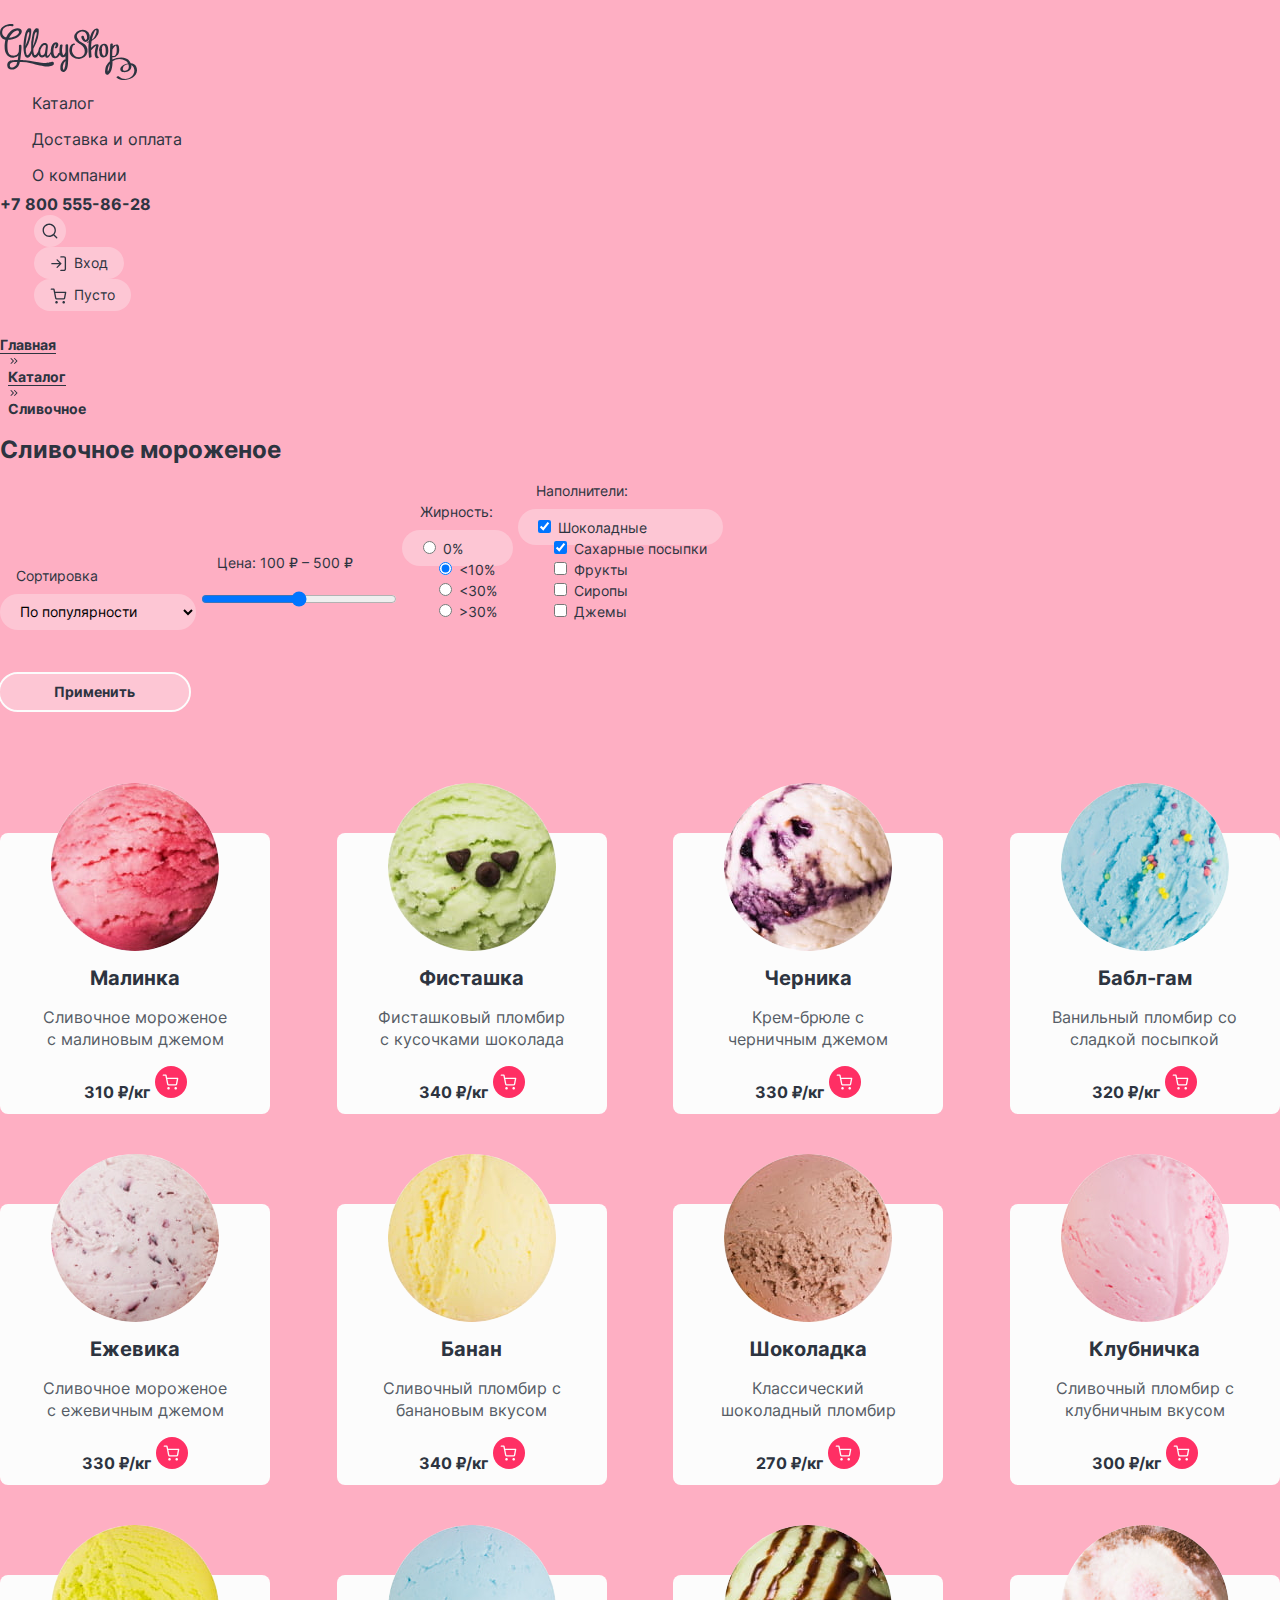
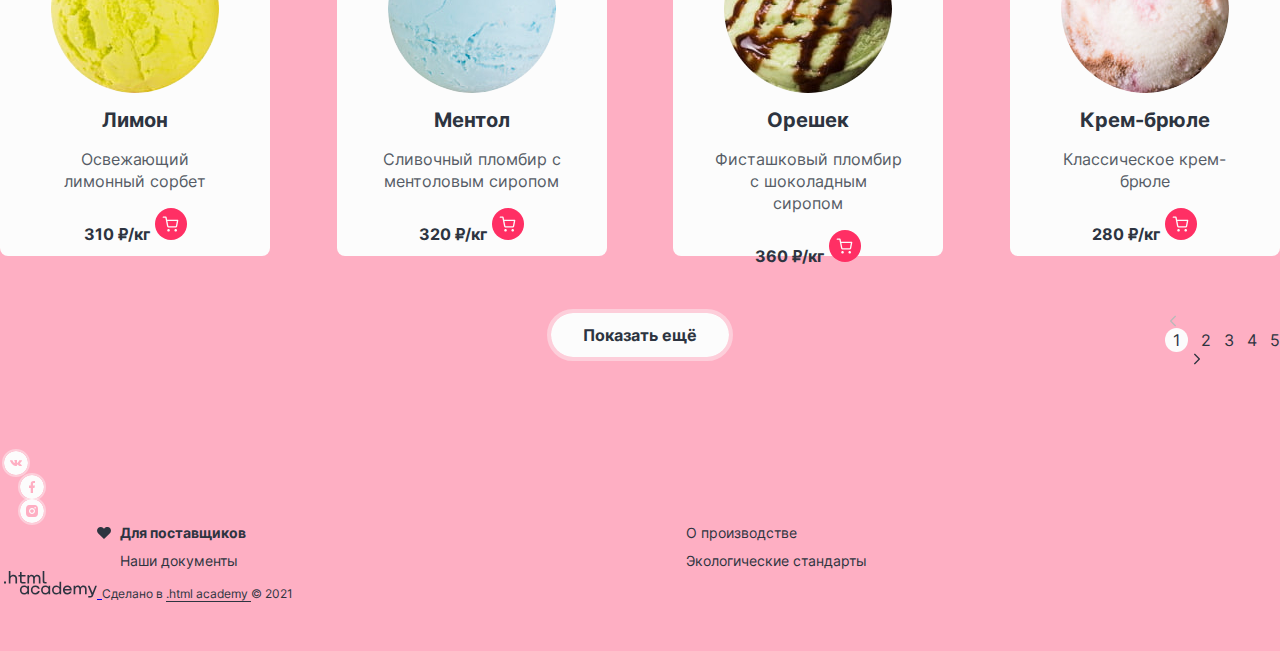
<file: 5/catalog.html>
<!DOCTYPE html>
<html lang="ru">
  <head>
    <meta charset="utf-8">
    <meta name="viewport" content="width=device-width, initial-scale=1.0">
    <link rel="stylesheet" href="css/style.css">
    <title>HTML Academy: Глейси</title>
    <base href="https://htmlacademy-htmlcss.github.io/1945443-gllacy-33/5/">
</head>
  <body class="body-strawberry">
    <div class="container">
      <header class="catalog-header">
        <nav class="navigation">
          <div class="navigation__pages">
            <a class="navigation__logo" href="index.html">
                <img class="navigation__logo__img" src="images/header/gllacy-logo.svg" width="137" height="56" alt="Логотип магазина Глейси">
            </a>
            <ul class="navigation__list navigation-menu">
              <li class="navigation__item">
                <a class="navigation__link button button_menu" href="catalog.html">Каталог</a>
              </li>
              <li class="navigation__item">
                <a class="navigation__link button button_menu" href="#">Доставка и оплата</a>
              </li>
              <li class="navigation__item">
                <a class="navigation__link button button_menu" href="#">О компании</a>
              </li>
            </ul> <!-- navigation-menu -->
          </div>

          <div class="navigation__controls">
            <a class="navigation__phone" href="tel:+78005558628">+7 800 555-86-28</a>
            <ul class="navigation__list navigation-actions">
              <li class="navigation__item">
                <a class="navigation__link button button_search" href="#">
                  <span class="visually-hidden">Поиск</span>
                  <span class="navigation-search"></span>
                </a>
              </li>
              <li class="navigation__item">
                <a class="navigation__link button button_action" href="#">
                  <span class="navigation-login">Вход</span>
                </a>
              </li>
              <li class="navigation__item">
                <a class="navigation__link button button_action" href="#">
                  <span class="visually-hidden">Корзина</span>
                  <span class="navigation-cart">Пусто</span>
                </a>
              </li>
            </ul> <!-- navigation-actions -->
          </div>
        </nav>
      </header>

      <main class="catalog-main">
        <h1 class="visually-hidden">Каталог <span class="catalog__heading">Сливочного мороженого</span></h1>
        <header class="path">
          <ul class="path__elements">
            <li class="path__item">
              <a class="path__previous" href="index.html">Главная</a>
            </li>
            <li class="path__item path-sign">
            </li>
            <li class="path__item">
              <a class="path__previous">Каталог</a>
            </li> <!-- при клике на каталог всплывает каталог:hover -->
            <li class="path__item path-sign"> 
            </li>
            <li class="path__item">
              <a class="path__current">Сливочное</a>
            </li>
          </ul>
          <h2 class="path__heading">Сливочное мороженое</h2>
        </header> <!-- в элементах catalog__heading, path__current, path__heading - innerHTML заполняется автоматически-->

        <section class="filters">
          <h2 class="visually-hidden">Фильтры</h2>
          <form class="filters__list" action="https://echo.htmlacademy.ru/" method="post">
            <label class="filters__element">
              <span class="filters__heading">Сортировка</span> 
              <select class="filters-sort action-form" name="filters-sort" aria-label="Сортировка">
                <option value="popular">По популярности</option>
                <option value="cheap">По цене: &#8593;</option>
                <option value="expensive">По цене: &#8595;</option>
              </select>
            </label>

            <label class="filters__element">
              <span class="filters__heading">Цена: 100 ₽ – 500 ₽</span>
              <input class="filters-price action-form" type="range" name="filters-price" min="0" max="700">
            </label> <!-- Временный элемент -->

            <fieldset class="filters__element filters-fat action-form" name="filters-fat">
              <legend class="filters__heading">Жирность:</legend>
              <ul class="filters-fat__list">
                <li class="filters-fat__item">
                  <label class="filters-fat__item__label">
                    <input class="fat-input" type="radio" name="filters-fat" value="0">
                    0%
                  </label>
                </li>
                <li class="filters-fat__item">
                  <label class="filters-fat__item__label">
                    <input class="fat-input" type="radio" checked name="filters-fat" value="<10">
                    &lt;10%
                  </label>
                </li>
                <li class="filters-fat__item">
                  <label class="filters-fat__item__label">
                    <input class="fat-input" type="radio" name="filters-fat" value="<30">
                    &lt;30%
                  </label>
                </li>
                <li class="filters-fat__item">
                  <label class="filters-fat__item__label">
                    <input class="fat-input" type="radio" name="filters-fat" value=">30">
                    &gt;30%
                  </label>
                </li>
              </ul>
            </fieldset>

            <fieldset class="filters__element filters-fillers action-form" name="filters-fillers" id="filters-fillers">
              <legend class="filters__heading">Наполнители:</legend>
              <ul class="filters-fillers__list">
                <li class="filters-fillers__item">
                  <label class="filters-fillers__item__label">
                    <input class="control-input" type="checkbox" checked name="filters-fillers" value="chokolate">
                    Шоколадные
                  </label>
                </li>
                <li class="filters-fillers__item">
                  <label class="filters-fillers__item__label">
                    <input class="fillers-input" type="checkbox" checked name="filters-fillers" value="shugar">
                    Сахарные посыпки
                  </label>
                </li>
                <li class="filters-fillers__item">
                  <label class="filters-fillers__item__label">
                    <input class="fillers-input" type="checkbox" name="filters-fillers" value="fruits">
                    Фрукты
                  </label>
                </li>
                <li class="filters-fillers__item">
                  <label class="filters-fillers__item__label">
                    <input class="fillers-input" type="checkbox" name="filters-fillers" value="syrope">
                    Сиропы
                  </label>
                </li>
                <li class="filters-fillers__item">
                  <label class="filters-fillers__item__label">
                    <input class="fillers-input" type="checkbox" name="filters-fillers" value="jam">
                    Джемы
                  </label>
                </li>
              </ul>
            </fieldset>
            <label class="filters__element">
              <span class="filters__heading filters__heading-hidden">Подтверждение</span>
              <button class="button button_filter" type="submit">Применить</button>
            </label>
          </form>
        </section> <!-- filters -->

        <section class="catalog-products">
          <h2 class="visually-hidden">Каталог продуктов</h2>
          <ul class="products-list">
            <li class="product creamy">
              <a class="product__link" href="#">
                <img class="product__img" src="images/products/product-raspberry.jpg" width="168" height="168" alt="Сливочное мороженое с малиновым джемом">
                <h3 class="product__name">Малинка</h3>
                <span class="product__description">Сливочное мороженое с малиновым джемом</span>
              </a>
              <p class="product__buy">
                <b class="product__price">310 ₽/кг</b>
                <a class="product__buy-button" href="#">
                  <span class="visually-hidden">Купить</span>
                </a>
              </p>
            </li>

            <li class="product creamy">
              <a class="product__link" href="#">
                <img class="product__img" src="images/products/product-pistachio.jpg" width="168" height="168" alt="Фисташковый пломбир с кусочками шоколада">
                <h3 class="product__name">Фисташка</h3>
                <span class="product__description">Фисташковый пломбир с кусочками шоколада</span>
              </a>
              <p class="product__buy">
                <b class="product__price">340 ₽/кг</b>
                <a class="product__buy-button" href="#">
                  <span class="visually-hidden">Купить</span>
                </a>
              </p>
            </li>

            <li class="product creamy">
              <a class="product__link" href="#">
                <img class="product__img" src="images/products/product-blueberry.jpg" width="168" height="168" alt="Крем-брюле с черничным джемом">
                <h3 class="product__name">Черника</h3>
                <span class="product__description">Крем-брюле с черничным джемом</span>
              </a>
              <p class="product__buy">
                <b class="product__price">330 ₽/кг</b>
                <a class="product__buy-button" href="#">
                  <span class="visually-hidden">Купить</span>
                </a>
              </p>
            </li>

            <li class="product creamy">
              <a class="product__link" href="#">
                <img class="product__img" src="images/products/product-bubblegum.jpg" width="168" height="168" alt="Ванильный пломбир со сладкой посыпкой">
                <h3 class="product__name">Бабл-гам</h3>
                <span class="product__description">Ванильный пломбир со сладкой посыпкой</span>
              </a>
              <p class="product__buy">
                <b class="product__price">320 ₽/кг</b>
                <a class="product__buy-button" href="#">
                  <span class="visually-hidden">Купить</span>
                </a>
              </p>
            </li>

            <li class="product creamy">
              <a class="product__link" href="#">
                <img class="product__img" src="images/products/product-blackberry.jpg" width="168" height="168" alt="Сливочное мороженое с ежевичным джемом">
                <h3 class="product__name">Ежевика</h3>
                <span class="product__description">Сливочное мороженое с ежевичным джемом</span>
              </a>
              <p class="product__buy">
                <b class="product__price">330 ₽/кг</b>
                <a class="product__buy-button" href="#">
                  <span class="visually-hidden">Купить</span>
                </a>
              </p>
            </li>

            <li class="product creamy">
              <a class="product__link" href="#">
                <img class="product__img" src="images/products/product-banana.jpg" width="168" height="168" alt="Сливочный пломбир с банановым вкусом">
                <h3 class="product__name">Банан</h3>
                <span class="product__description">Сливочный пломбир с банановым вкусом</span>
              </a>
              <p class="product__buy">
                <b class="product__price">340 ₽/кг</b>
                <a class="product__buy-button" href="#">
                  <span class="visually-hidden">Купить</span>
                </a>
              </p>
            </li>

            <li class="product creamy">
              <a class="product__link" href="#">
                <img class="product__img" src="images/products/product-chocolate.jpg" width="168" height="168" alt="Классический шоколадный пломбир">
                <h3 class="product__name">Шоколадка</h3>
                <span class="product__description">Классический шоколадный пломбир</span>
              </a>
              <p class="product__buy">
                <b class="product__price">270 ₽/кг</b>
                <a class="product__buy-button" href="#">
                  <span class="visually-hidden">Купить</span>
                </a>
              </p>
            </li>

            <li class="product creamy">
              <a class="product__link" href="#">
                <img class="product__img" src="images/products/product-strawberry.jpg" width="168" height="168" alt="Сливочный пломбир с клубничным вкусом">
                <h3 class="product__name">Клубничка</h3>
                <span class="product__description">Сливочный пломбир с клубничным вкусом</span>
              </a>
              <p class="product__buy">
                <b class="product__price">300 ₽/кг</b>
                <a class="product__buy-button" href="#">
                  <span class="visually-hidden">Купить</span>
                </a>
              </p>
            </li>

            <li class="product creamy">
              <a class="product__link" href="#">
                <img class="product__img" src="images/products/product-lemon.jpg" width="168" height="168" alt="Освежающий лимонный сорбет">
                <h3 class="product__name">Лимон</h3>
                <span class="product__description">Освежающий лимонный сорбет</span>
              </a>
              <p class="product__buy">
                <b class="product__price">310 ₽/кг</b>
                <a class="product__buy-button" href="#">
                  <span class="visually-hidden">Купить</span>
                </a>
              </p>
            </li>

            <li class="product creamy">
              <a class="product__link" href="#">
                <img class="product__img" src="images/products/product-mentol.jpg" width="168" height="168" alt="Сливочный пломбир с ментоловым сиропом">
                <h3 class="product__name">Ментол</h3>
                <span class="product__description">Сливочный пломбир с ментоловым сиропом</span>
              </a>
              <p class="product__buy">
                <b class="product__price">320 ₽/кг</b>
                <a class="product__buy-button" href="#">
                  <span class="visually-hidden">Купить</span>
                </a>
              </p>
            </li>

            <li class="product creamy">
              <a class="product__link" href="#">
                <img class="product__img" src="images/products/product-nut.jpg" width="168" height="168" alt="Фисташковый пломбир с шоколадным сиропом">
                <h3 class="product__name">Орешек</h3>
                <span class="product__description">Фисташковый пломбир с шоколадным сиропом</span>
              </a>
              <p class="product__buy">
                <b class="product__price">360 ₽/кг</b>
                <a class="product__buy-button" href="#">
                  <span class="visually-hidden">Купить</span>
                </a>
              </p>
            </li>

            <li class="product creamy">
              <a class="product__link" href="#">
                <img class="product__img" src="images/products/product-brulee.jpg" width="168" height="168" alt="Классическое крем-брюле">
                <h3 class="product__name">Крем-брюле</h3>
                <span class="product__description">Классическое крем-брюле</span>
              </a>
              <p class="product__buy">
                <b class="product__price">280 ₽/кг</b>
                <a class="product__buy-button" href="#">
                  <span class="visually-hidden">Купить</span>
                </a>
              </p>
            </li>
          </ul>
        </section> <!-- catalog products -->

        <section class="pagination">
          <ul class="pagination__list">
            <li class="pagination__button">
              <a class="pagination__link pagination-prev pagination-disabled">
                <span class="visually-hidden">Предыдущая страница</span>
              </a>
            </li>
            <li class="pagination__pages">
              <a class="pagination__page pagination__link pagination-current">1</a>
              <a class="pagination__page pagination__link" href="#">2</a>
              <a class="pagination__page pagination__link" href="#">3</a>
              <a class="pagination__page pagination__link" href="#">4</a>
              <a class="pagination__page pagination__link" href="#">5</a>
            </li>
            <li class="pagination__button">
              <a class="pagination__link pagination-next" href="#">
                <span class="visually-hidden">Следующая страница</span>
              </a>
            </li>
          </ul>
          <button class="button button_white pagination-show-more" type="button">Показать ещё</button>
        </section>
      </main> 

      <footer class="catalog-footer">
        <section class="social">
          <h2 class="visually-hidden">Социальные сети</h2>
          <ul class="social__list">
            <li class="social__item">
              <a class="button button_social social-vkontakte" href="https://vk.com/htmlacademy" target="_blank">
                <span class="visually-hidden">Группа Глэйси ВКонтакте</span>
              </a>
            </li>
            <li class="social__item">
              <a class="button button_social social-facebook" href="https://www.facebook.com/htmlacademy" target="_blank">
                <span class="visually-hidden">Страница Глэйси в Фейсбук</span>
              </a>
            </li>
            <li class="social__item">
              <a class="button button_social social-instagram" href="https://www.instagram.com/htmlacademy" target="_blank">
                <span class="visually-hidden">Инстаграм Глэйси</span>
              </a>
            </li>
          </ul> 
        </section> <!-- social -->

        <section class="footer__links">
          <h2 class="visually-hidden">Ссылки и документы</h2>
          <ul class="footer__links-list">
            <li class="footer__links-item footer-link-active">
              <a class="footer__link" href="#" target="_blank">Для поставщиков</a>
            </li>
            <li class="footer__links-item">
              <a class="footer__link" href="#" target="_blank">О производстве</a>
            </li>
            <li class="footer__links-item">
              <a class="footer__link" href="#" target="_blank">Наши документы</a>
            </li>
            <li class="footer__links-item">
              <a class="footer__link" href="#" target="_blank">Экологические стандарты</a>
            </li>
          </ul> 
        </section> <!-- footer-links -->  

        <section class="footer__author">
          <h2 class="visually-hidden">Авторы</h2>
          <a class="footer__author__logo-link" href="https://htmlacademy.ru" target="_blank">
            <img class="footer__author__logo-img" src="images/htmlacademy-logo.svg" width="93" height="27" alt="Логотип HTML Academy">
          </a>
          <span class="footer__author__text">
            Сделано в 
            <a class="footer__author__link" href="https://htmlacademy.ru" target="_blank">
              .html academy
            </a> 
            © 2021
          </span>
        </section> <!-- author -->
      </footer>
    </div>
  </body>
</html>
</file>
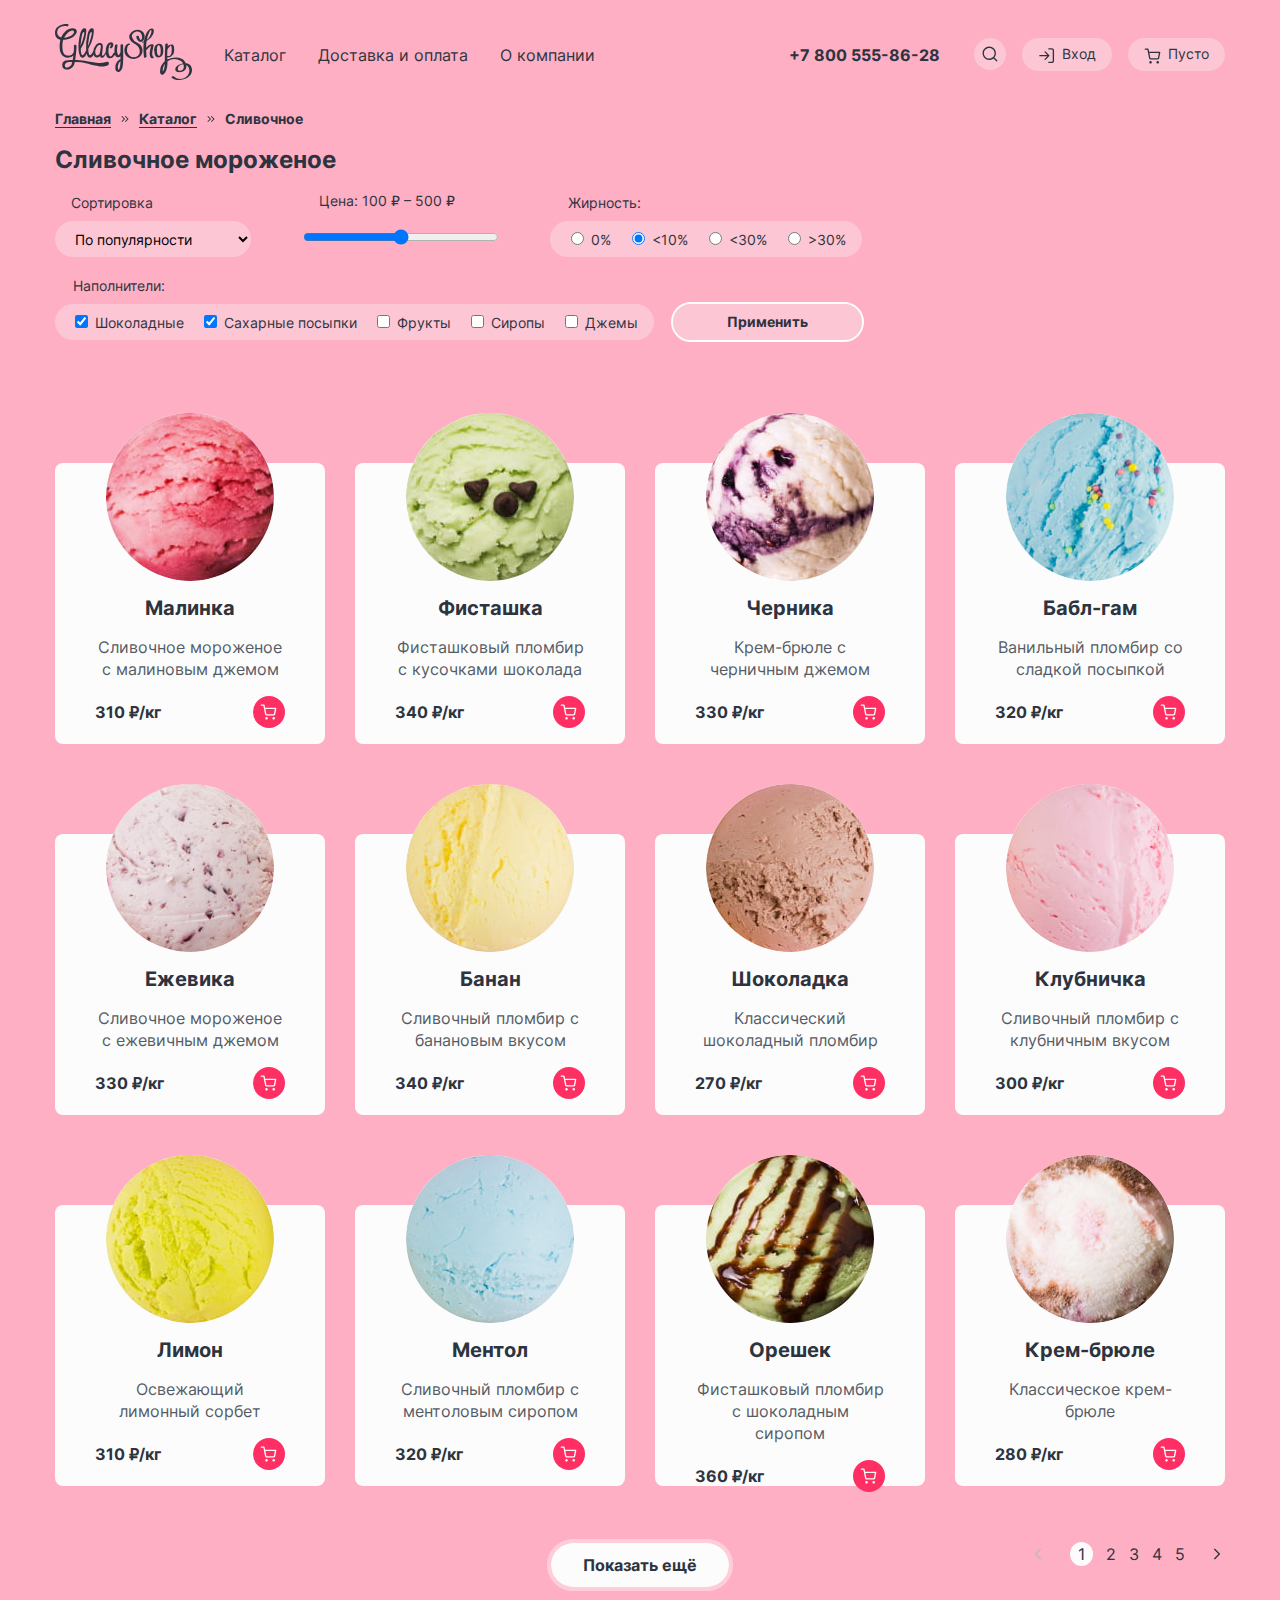
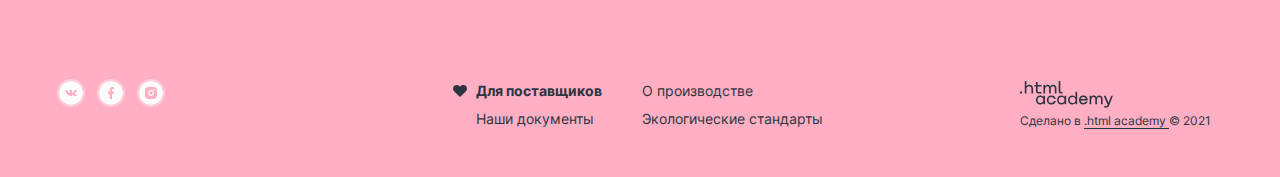
<file: 6/catalog.html>
<!DOCTYPE html>
<html lang="ru">
  <head>
    <meta charset="utf-8">
    <meta name="viewport" content="width=device-width, initial-scale=1.0">
    <link rel="stylesheet" href="css/style.css">
    <title>HTML Academy: Глейси</title>
    <base href="https://htmlacademy-htmlcss.github.io/1945443-gllacy-33/6/">
</head>
  <body class="body-strawberry">
    <div class="container">
      <header class="catalog-header">
        <nav class="navigation">
          <div class="navigation__pages">
            <a class="navigation__logo" href="index.html">
                <img class="navigation__logo__img" src="images/header/gllacy-logo.svg" width="137" height="56" alt="Логотип магазина Глейси">
            </a>
            <ul class="navigation__list navigation-menu">
              <li class="navigation__item">
                <a class="navigation__link button button_menu" href="catalog.html">Каталог</a>
              </li>
              <li class="navigation__item">
                <a class="navigation__link button button_menu" href="#">Доставка и оплата</a>
              </li>
              <li class="navigation__item">
                <a class="navigation__link button button_menu" href="#">О компании</a>
              </li>
            </ul> <!-- navigation-menu -->
          </div>

          <div class="navigation__controls">
            <a class="navigation__phone" href="tel:+78005558628">+7 800 555-86-28</a>
            <ul class="navigation__list navigation-actions">
              <li class="navigation__item">
                <a class="navigation__link button button_search" href="#">
                  <span class="visually-hidden">Поиск</span>
                  <span class="navigation-search"></span>
                </a>
              </li>
              <li class="navigation__item">
                <a class="navigation__link button button_action" href="#">
                  <span class="navigation-login">Вход</span>
                </a>
              </li>
              <li class="navigation__item">
                <a class="navigation__link button button_action" href="#">
                  <span class="visually-hidden">Корзина</span>
                  <span class="navigation-cart">Пусто</span>
                </a>
              </li>
            </ul> <!-- navigation-actions -->
          </div>
        </nav>
      </header>

      <main class="catalog-main">
        <h1 class="visually-hidden">Каталог <span class="catalog__heading">Сливочного мороженого</span></h1>
        <header class="path">
          <ul class="path__elements">
            <li class="path__item">
              <a class="path__previous" href="index.html">Главная</a>
            </li>
            <li class="path__item path-sign">
            </li>
            <li class="path__item">
              <a class="path__previous">Каталог</a>
            </li> <!-- при клике на каталог всплывает каталог:hover -->
            <li class="path__item path-sign"> 
            </li>
            <li class="path__item">
              <a class="path__current">Сливочное</a>
            </li>
          </ul>
          <h2 class="path__heading">Сливочное мороженое</h2>
        </header> <!-- в элементах catalog__heading, path__current, path__heading - innerHTML заполняется автоматически-->

        <section class="filters">
          <h2 class="visually-hidden">Фильтры</h2>
          <form class="filters__list" action="https://echo.htmlacademy.ru/" method="post">
            <label class="filters__element">
              <span class="filters__heading">Сортировка</span> 
              <select class="filters-sort action-form" name="filters-sort" aria-label="Сортировка">
                <option value="popular">По популярности</option>
                <option value="cheap">По цене: &#8593;</option>
                <option value="expensive">По цене: &#8595;</option>
              </select>
            </label>

            <label class="filters__element">
              <span class="filters__heading">Цена: 100 ₽ – 500 ₽</span>
              <input class="filters-price action-form" type="range" name="filters-price" min="0" max="700">
            </label> <!-- Временный элемент -->

            <fieldset class="filters__element filters-fat action-form" name="filters-fat">
              <legend class="filters__heading">Жирность:</legend>
              <ul class="filters-fat__list">
                <li class="filters-fat__item">
                  <label class="filters-fat__item__label">
                    <input class="fat-input" type="radio" name="filters-fat" value="0">
                    0%
                  </label>
                </li>
                <li class="filters-fat__item">
                  <label class="filters-fat__item__label">
                    <input class="fat-input" type="radio" checked name="filters-fat" value="<10">
                    &lt;10%
                  </label>
                </li>
                <li class="filters-fat__item">
                  <label class="filters-fat__item__label">
                    <input class="fat-input" type="radio" name="filters-fat" value="<30">
                    &lt;30%
                  </label>
                </li>
                <li class="filters-fat__item">
                  <label class="filters-fat__item__label">
                    <input class="fat-input" type="radio" name="filters-fat" value=">30">
                    &gt;30%
                  </label>
                </li>
              </ul>
            </fieldset>

            <fieldset class="filters__element filters-fillers action-form" name="filters-fillers" id="filters-fillers">
              <legend class="filters__heading">Наполнители:</legend>
              <ul class="filters-fillers__list">
                <li class="filters-fillers__item">
                  <label class="filters-fillers__item__label">
                    <input class="control-input" type="checkbox" checked name="filters-fillers" value="chokolate">
                    Шоколадные
                  </label>
                </li>
                <li class="filters-fillers__item">
                  <label class="filters-fillers__item__label">
                    <input class="fillers-input" type="checkbox" checked name="filters-fillers" value="shugar">
                    Сахарные посыпки
                  </label>
                </li>
                <li class="filters-fillers__item">
                  <label class="filters-fillers__item__label">
                    <input class="fillers-input" type="checkbox" name="filters-fillers" value="fruits">
                    Фрукты
                  </label>
                </li>
                <li class="filters-fillers__item">
                  <label class="filters-fillers__item__label">
                    <input class="fillers-input" type="checkbox" name="filters-fillers" value="syrope">
                    Сиропы
                  </label>
                </li>
                <li class="filters-fillers__item">
                  <label class="filters-fillers__item__label">
                    <input class="fillers-input" type="checkbox" name="filters-fillers" value="jam">
                    Джемы
                  </label>
                </li>
              </ul>
            </fieldset>
            <label class="filters__element">
              <span class="filters__heading filters__heading-hidden">Подтверждение</span>
              <button class="button button_filter" type="submit">Применить</button>
            </label>
          </form>
        </section> <!-- filters -->

        <section class="catalog-products">
          <h2 class="visually-hidden">Каталог продуктов</h2>
          <ul class="products-list">
            <li class="product creamy">
              <a class="product__link" href="#">
                <img class="product__img" src="images/products/product-raspberry.jpg" width="168" height="168" alt="Сливочное мороженое с малиновым джемом">
                <h3 class="product__name">Малинка</h3>
                <span class="product__description">Сливочное мороженое с малиновым джемом</span>
              </a>
              <p class="product__buy">
                <b class="product__price">310 ₽/кг</b>
                <a class="product__buy-button" href="#">
                  <span class="visually-hidden">Купить</span>
                </a>
              </p>
            </li>

            <li class="product creamy">
              <a class="product__link" href="#">
                <img class="product__img" src="images/products/product-pistachio.jpg" width="168" height="168" alt="Фисташковый пломбир с кусочками шоколада">
                <h3 class="product__name">Фисташка</h3>
                <span class="product__description">Фисташковый пломбир с кусочками шоколада</span>
              </a>
              <p class="product__buy">
                <b class="product__price">340 ₽/кг</b>
                <a class="product__buy-button" href="#">
                  <span class="visually-hidden">Купить</span>
                </a>
              </p>
            </li>

            <li class="product creamy">
              <a class="product__link" href="#">
                <img class="product__img" src="images/products/product-blueberry.jpg" width="168" height="168" alt="Крем-брюле с черничным джемом">
                <h3 class="product__name">Черника</h3>
                <span class="product__description">Крем-брюле с черничным джемом</span>
              </a>
              <p class="product__buy">
                <b class="product__price">330 ₽/кг</b>
                <a class="product__buy-button" href="#">
                  <span class="visually-hidden">Купить</span>
                </a>
              </p>
            </li>

            <li class="product creamy">
              <a class="product__link" href="#">
                <img class="product__img" src="images/products/product-bubblegum.jpg" width="168" height="168" alt="Ванильный пломбир со сладкой посыпкой">
                <h3 class="product__name">Бабл-гам</h3>
                <span class="product__description">Ванильный пломбир со сладкой посыпкой</span>
              </a>
              <p class="product__buy">
                <b class="product__price">320 ₽/кг</b>
                <a class="product__buy-button" href="#">
                  <span class="visually-hidden">Купить</span>
                </a>
              </p>
            </li>

            <li class="product creamy">
              <a class="product__link" href="#">
                <img class="product__img" src="images/products/product-blackberry.jpg" width="168" height="168" alt="Сливочное мороженое с ежевичным джемом">
                <h3 class="product__name">Ежевика</h3>
                <span class="product__description">Сливочное мороженое с ежевичным джемом</span>
              </a>
              <p class="product__buy">
                <b class="product__price">330 ₽/кг</b>
                <a class="product__buy-button" href="#">
                  <span class="visually-hidden">Купить</span>
                </a>
              </p>
            </li>

            <li class="product creamy">
              <a class="product__link" href="#">
                <img class="product__img" src="images/products/product-banana.jpg" width="168" height="168" alt="Сливочный пломбир с банановым вкусом">
                <h3 class="product__name">Банан</h3>
                <span class="product__description">Сливочный пломбир с банановым вкусом</span>
              </a>
              <p class="product__buy">
                <b class="product__price">340 ₽/кг</b>
                <a class="product__buy-button" href="#">
                  <span class="visually-hidden">Купить</span>
                </a>
              </p>
            </li>

            <li class="product creamy">
              <a class="product__link" href="#">
                <img class="product__img" src="images/products/product-chocolate.jpg" width="168" height="168" alt="Классический шоколадный пломбир">
                <h3 class="product__name">Шоколадка</h3>
                <span class="product__description">Классический шоколадный пломбир</span>
              </a>
              <p class="product__buy">
                <b class="product__price">270 ₽/кг</b>
                <a class="product__buy-button" href="#">
                  <span class="visually-hidden">Купить</span>
                </a>
              </p>
            </li>

            <li class="product creamy">
              <a class="product__link" href="#">
                <img class="product__img" src="images/products/product-strawberry.jpg" width="168" height="168" alt="Сливочный пломбир с клубничным вкусом">
                <h3 class="product__name">Клубничка</h3>
                <span class="product__description">Сливочный пломбир с клубничным вкусом</span>
              </a>
              <p class="product__buy">
                <b class="product__price">300 ₽/кг</b>
                <a class="product__buy-button" href="#">
                  <span class="visually-hidden">Купить</span>
                </a>
              </p>
            </li>

            <li class="product creamy">
              <a class="product__link" href="#">
                <img class="product__img" src="images/products/product-lemon.jpg" width="168" height="168" alt="Освежающий лимонный сорбет">
                <h3 class="product__name">Лимон</h3>
                <span class="product__description">Освежающий лимонный сорбет</span>
              </a>
              <p class="product__buy">
                <b class="product__price">310 ₽/кг</b>
                <a class="product__buy-button" href="#">
                  <span class="visually-hidden">Купить</span>
                </a>
              </p>
            </li>

            <li class="product creamy">
              <a class="product__link" href="#">
                <img class="product__img" src="images/products/product-mentol.jpg" width="168" height="168" alt="Сливочный пломбир с ментоловым сиропом">
                <h3 class="product__name">Ментол</h3>
                <span class="product__description">Сливочный пломбир с ментоловым сиропом</span>
              </a>
              <p class="product__buy">
                <b class="product__price">320 ₽/кг</b>
                <a class="product__buy-button" href="#">
                  <span class="visually-hidden">Купить</span>
                </a>
              </p>
            </li>

            <li class="product creamy">
              <a class="product__link" href="#">
                <img class="product__img" src="images/products/product-nut.jpg" width="168" height="168" alt="Фисташковый пломбир с шоколадным сиропом">
                <h3 class="product__name">Орешек</h3>
                <span class="product__description">Фисташковый пломбир с шоколадным сиропом</span>
              </a>
              <p class="product__buy">
                <b class="product__price">360 ₽/кг</b>
                <a class="product__buy-button" href="#">
                  <span class="visually-hidden">Купить</span>
                </a>
              </p>
            </li>

            <li class="product creamy">
              <a class="product__link" href="#">
                <img class="product__img" src="images/products/product-brulee.jpg" width="168" height="168" alt="Классическое крем-брюле">
                <h3 class="product__name">Крем-брюле</h3>
                <span class="product__description">Классическое крем-брюле</span>
              </a>
              <p class="product__buy">
                <b class="product__price">280 ₽/кг</b>
                <a class="product__buy-button" href="#">
                  <span class="visually-hidden">Купить</span>
                </a>
              </p>
            </li>
          </ul>
        </section> <!-- catalog products -->

        <section class="pagination">
          <ul class="pagination__list">
            <li class="pagination__button">
              <a class="pagination__link pagination-prev pagination-disabled">
                <span class="visually-hidden">Предыдущая страница</span>
              </a>
            </li>
            <li class="pagination__pages">
              <a class="pagination__page pagination__link pagination-current">1</a>
              <a class="pagination__page pagination__link" href="#">2</a>
              <a class="pagination__page pagination__link" href="#">3</a>
              <a class="pagination__page pagination__link" href="#">4</a>
              <a class="pagination__page pagination__link" href="#">5</a>
            </li>
            <li class="pagination__button">
              <a class="pagination__link pagination-next" href="#">
                <span class="visually-hidden">Следующая страница</span>
              </a>
            </li>
          </ul>
          <button class="button button_white pagination-show-more" type="button">Показать ещё</button>
        </section>
      </main> 

      <footer class="catalog-footer">
        <section class="social">
          <h2 class="visually-hidden">Социальные сети</h2>
          <ul class="social__list">
            <li class="social__item">
              <a class="button button_social social-vkontakte" href="https://vk.com/htmlacademy" target="_blank">
                <span class="visually-hidden">Группа Глэйси ВКонтакте</span>
              </a>
            </li>
            <li class="social__item">
              <a class="button button_social social-facebook" href="https://www.facebook.com/htmlacademy" target="_blank">
                <span class="visually-hidden">Страница Глэйси в Фейсбук</span>
              </a>
            </li>
            <li class="social__item">
              <a class="button button_social social-instagram" href="https://www.instagram.com/htmlacademy" target="_blank">
                <span class="visually-hidden">Инстаграм Глэйси</span>
              </a>
            </li>
          </ul> 
        </section> <!-- social -->

        <section class="footer__links">
          <h2 class="visually-hidden">Ссылки и документы</h2>
          <ul class="footer__links-list">
            <li class="footer__links-item footer-link-active">
              <a class="footer__link" href="#" target="_blank">Для поставщиков</a>
            </li>
            <li class="footer__links-item">
              <a class="footer__link" href="#" target="_blank">О производстве</a>
            </li>
            <li class="footer__links-item">
              <a class="footer__link" href="#" target="_blank">Наши документы</a>
            </li>
            <li class="footer__links-item">
              <a class="footer__link" href="#" target="_blank">Экологические стандарты</a>
            </li>
          </ul> 
        </section> <!-- footer-links -->  

        <section class="footer__author">
          <h2 class="visually-hidden">Авторы</h2>
          <a class="footer__author__logo-link" href="https://htmlacademy.ru" target="_blank">
            <img class="footer__author__logo-img" src="images/htmlacademy-logo.svg" width="93" height="27" alt="Логотип HTML Academy">
          </a>
          <span class="footer__author__text">
            Сделано в 
            <a class="footer__author__link" href="https://htmlacademy.ru" target="_blank">
              .html academy
            </a> 
            © 2021
          </span>
        </section> <!-- author -->
      </footer>
    </div>
  </body>
</html>
</file>
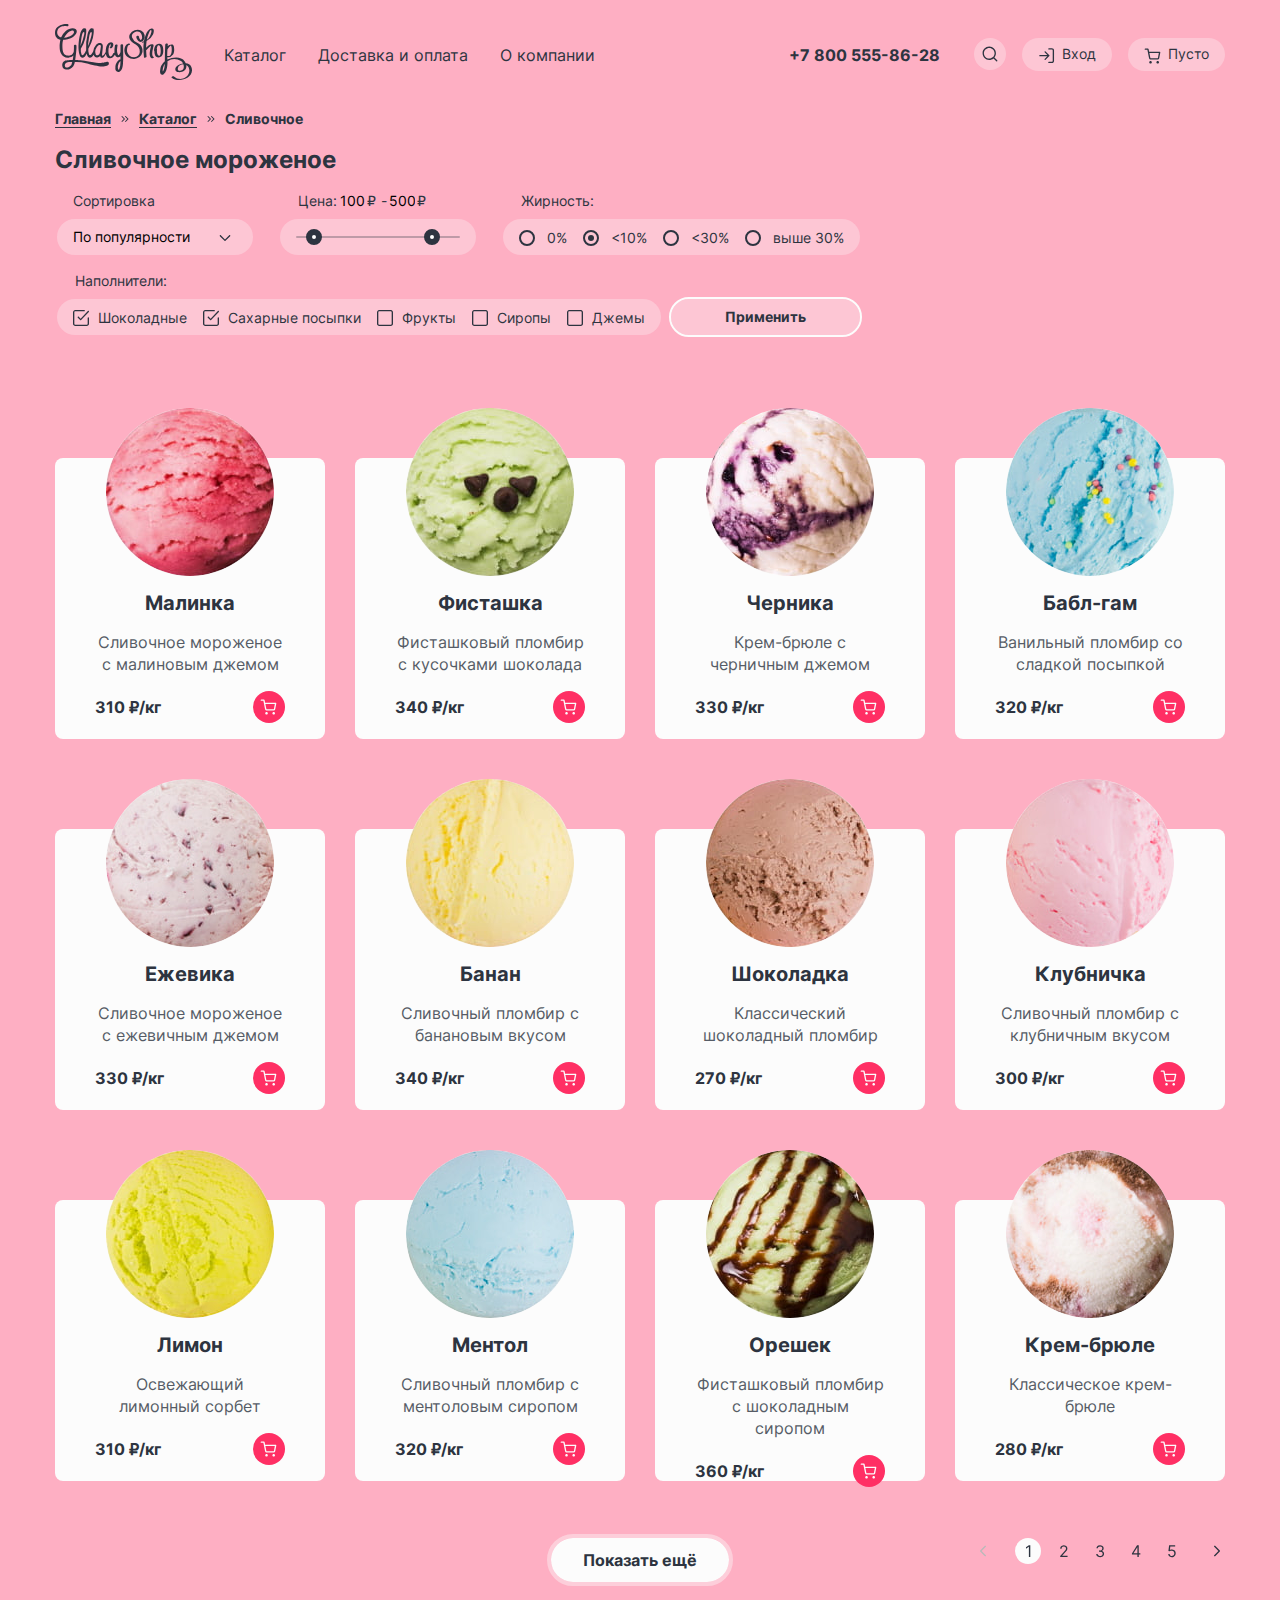
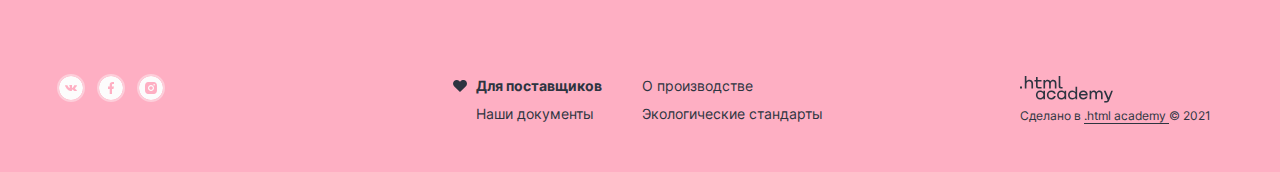
<file: 7/catalog.html>
<!DOCTYPE html>
<html lang="ru">
  <head>
    <meta charset="utf-8">
    <meta name="viewport" content="width=device-width, initial-scale=1.0">
    <link rel="stylesheet" href="css/style.css">
		<link rel="stylesheet" href="css/my-normalize.css">
		<link rel="icon" href="icon.ico">
    <title>HTML Academy: Глейси</title>
    <base href="https://htmlacademy-htmlcss.github.io/1945443-gllacy-33/7/">
</head>
  <body class="body-strawberry">
    <div class="container">
      <header class="catalog-header">
        <nav class="navigation">
          <div class="navigation__pages">
            <a class="navigation__logo" href="index.html">
                <img class="navigation__logo__img" src="images/header/gllacy-logo.svg" width="137" height="56" alt="Логотип магазина Глейси">
            </a>
            <ul class="navigation__list navigation-menu">
              <li class="navigation__item navigation_catalog">
                <span class="navigation__link button button_menu">Каталог</span>
								<div class="submenu-wrapper">
									<ul class="navigation__submenu">
										<li class="submenu__heading">
											Новинки
										</li>
										<li class="submenu__item active">
											<a class="submenu__link" href="catalog.html">Сливочное</a>
										</li>
										<li class="submenu__item">
											<a class="submenu__link" href="catalog.html">Щербеты</a>
										</li>
										<li class="submenu__item">
											<a class="submenu__link" href="catalog.html">Фруктовый лед</a>
										</li>
										<li class="submenu__item">
											<a class="submenu__link" href="catalog.html">Мелорин</a>
										</li>
									</ul>
								</div>
              </li>
              <li class="navigation__item">
                <a class="navigation__link button button_menu" href="index.html#delivery">Доставка и оплата</a>
              </li>
              <li class="navigation__item">
                <a class="navigation__link button button_menu" href="index.html#ceo">О компании</a>
              </li>
            </ul> <!-- navigation-menu -->
          </div>

          <div class="navigation__controls">
            <a class="navigation__phone" href="tel:+78005558628">+7 800 555-86-28</a>
            <ul class="navigation__list navigation-actions">
              <li class="navigation__item">
                <a class="navigation__link button button_search" href="#">
                  <span class="visually-hidden">Поиск</span>
                  <span class="navigation-search"></span>
                </a>
								<div class="modal-search">
									<div class="search__inner">
										<label class="visually-hidden" for="header-search">Поиск по сайту</label>
										<input class="input-field" type="search" name="search" id="header-search" placeholder="Поиск по сайту">
										<span class="search__cross"></span>
									</div>
								</div>
              </li>
              <li class="navigation__item">
                <a class="navigation__link button button_action" href="#">
                  <span class="navigation-login">Вход</span>
                </a>
								<div class="modal-login">
									<div class="login__inner">
										<fieldset class="login">
											<legend class="login__heading">Личный кабинет</legend>
											<form class="login__form" action="https://echo.htmlacademy.ru/" method="post">
												<input class="input-field" type="email" name="email" placeholder="email@example.com" required>
												<input class="input-field" type="password" name="password" placeholder="Пароль" required>
												<div class="login__submit">
													<input class="button button_pink" type="submit">
													<div class="login__hints">
														<span class="login__restore-password">Забыли пароль?</span>
														<span class="login__registration">Регистрация</span>
													</div>
												</div>
											</form>
										</fieldset>
									</div>
								</div>
              </li>
              <li class="navigation__item">
                <a class="navigation__link button button_action" href="#">
                  <span class="visually-hidden">Корзина</span>
                  <span class="navigation-cart">Пусто</span>
                </a>
								<div class="modal-cart">
									<div class="cart__inner">
										<span class="cart__heading">Корзина</span>
										<ul class="cart__list">
											<li class="cart__item">
												<img class="cart__img" src="images/products/product-raspberry.jpg" style="width: 46px; height: 46px;" alt="Сливочное мороженое с малиновым джемом">
												<div class="cart__info">
													<span class="cart__product">Малинка</span>
													<span class="cart__value">1кг x 310₽</span>
												</div>
												<span class="cart__price">310₽</span>
												<span class="cart__cross"></span>
											</li>
											<li class="cart__item">
												<img class="cart__img" src="images/products/product-bubblegum.jpg" style="width: 46px; height: 46px;" alt="Сливочное мороженое с малиновым джемом">
												<div class="cart__info">
													<span class="cart__product">Бабл-гам</span>
													<span class="cart__value">1.5кг x 320₽</span>
												</div>
												<span class="cart__price">480₽</span>
												<span class="cart__cross"></span>
											</li>
										</ul>
										<div class="cart__submit">
											<input class="button button_pink" type="submit" value="Оформить заказ">
											<span class="cart__final-price">Итого: 790₽</span>
										</div> <!-- submit -->
									</div> <!-- inenr -->
								</div>
              </li>
            </ul> <!-- navigation-actions -->
          </div>
        </nav>
      </header>

      <main class="catalog-main">
        <h1 class="visually-hidden">Каталог <span class="catalog__heading">Сливочного мороженого</span></h1>
        <header class="path">
          <ul class="path__elements">
            <li class="path__item">
              <a class="path__previous" href="index.html">Главная</a>
            </li>
            <li class="path__item path-sign">
            </li>
            <li class="path__item">
              <a class="path__previous">Каталог</a>
            </li> <!-- при клике на каталог всплывает каталог:hover -->
            <li class="path__item path-sign"> 
            </li>
            <li class="path__item">
              <a class="path__current">Сливочное</a>
            </li>
          </ul>
          <h2 class="path__heading">Сливочное мороженое</h2>
        </header> <!-- в элементах catalog__heading, path__current, path__heading - innerHTML заполняется автоматически-->

        <section class="filters">
					<fieldset>
						<legend>
							<h2 class="visually-hidden">Фильтры</h2>
						</legend>
						<form class="filters__list" action="https://echo.htmlacademy.ru/" method="post">
							<label class="filters__element">
								<span class="filters__heading">Сортировка</span> 
								<select class="filters-sort action-form" name="filters-sort" aria-label="Сортировка">
									<option value="popular">По популярности</option>
									<option value="cheap">По цене: &#8593;</option>
									<option value="expensive">По цене: &#8595;</option>
								</select>
							</label>

							<fieldset class="filters__element filters-price action-form" name="filters-fat">
								<legend class="filters__heading">
									Цена:
									<div class="range-wrapper-inputs">
										<label class="catalog-filter-label">
											<input class="range-input" type="number" value="100" name="min-price"> ₽
										</label>
										-
										<label class="catalog-filter-label">
											<input class="range-input" type="number" value="500" name="max-price"> ₽
										</label>
									</div>
								</legend>
								<div class="range">
									<div class="range-scale">
										<div class="range-bar" style="left: 42px; width: 136px">
											<button class="range-toggle toggle-min">
												<span class="visually-hidden">Изменить минимальную цену.</span>
											</button>
											<button class="range-toggle toggle-max">
												<span class="visually-hidden">Изменить максимальную цену.</span>
											</button>
										</div>
									</div>
								</div>
							</fieldset>

							<fieldset class="filters__element filters-fat action-form" name="filters-fat">
								<legend class="filters__heading">Жирность:</legend>
								<ul class="filters-fat__list">
									<li class="filters-fat__item">
										<label class="filters-fat__item__label">
											<input class="fat-input visually-hidden" type="radio" name="filters-fat" value="0">
											<span class="filters-fat__checkbox"></span>
											0%
										</label>
									</li>
									<li class="filters-fat__item">
										<label class="filters-fat__item__label">
											<input class="fat-input visually-hidden" type="radio" checked name="filters-fat" value="<10">
											<span class="filters-fat__checkbox"></span>
											&lt;10%
										</label>
									</li>
									<li class="filters-fat__item">
										<label class="filters-fat__item__label">
											<input class="fat-input visually-hidden" type="radio" name="filters-fat" value="<30">
											<span class="filters-fat__checkbox"></span>
											&lt;30%
										</label>
									</li>
									<li class="filters-fat__item">
										<label class="filters-fat__item__label">
											<input class="fat-input visually-hidden" type="radio" name="filters-fat" value=">30">
											<span class="filters-fat__checkbox"></span>
											выше 30%
										</label>
									</li>
								</ul>
							</fieldset>

							<fieldset class="filters__element filters-fillers action-form" name="filters-fillers" id="filters-fillers">
								<legend class="filters__heading">Наполнители:</legend>
								<ul class="filters-fillers__list">
									<li class="filters-fillers__item">
										<label class="filters-fillers__item__label">
											<input class="fillers-input visually-hidden" type="checkbox" checked name="filters-fillers" value="chockolate">
											<span class="filters-fillers__checkbox"></span>
											Шоколадные
										</label>
									</li>
									<li class="filters-fillers__item">
										<label class="filters-fillers__item__label">
											<input class="fillers-input visually-hidden" type="checkbox" checked name="filters-fillers" value="shugar">
											<span class="filters-fillers__checkbox"></span>
											Сахарные посыпки
										</label>
									</li>
									<li class="filters-fillers__item">
										<label class="filters-fillers__item__label">
											<input class="fillers-input visually-hidden" type="checkbox" name="filters-fillers" value="fruits">
											<span class="filters-fillers__checkbox"></span>
											Фрукты
										</label>
									</li>
									<li class="filters-fillers__item">
										<label class="filters-fillers__item__label">
											<input class="fillers-input visually-hidden" type="checkbox" name="filters-fillers" value="syrope">
											<span class="filters-fillers__checkbox"></span>
											Сиропы
										</label>
									</li>
									<li class="filters-fillers__item">
										<label class="filters-fillers__item__label">
											<input class="fillers-input visually-hidden" type="checkbox" name="filters-fillers" value="jam">
											<span class="filters-fillers__checkbox"></span>
											Джемы
										</label>
									</li>
								</ul>
							</fieldset>
							<label class="filters__element">
								<span class="filters__heading filters__heading-hidden">Подтверждение</span>
								<button class="button button_filter" type="submit">Применить</button>
							</label>
						</form>
					</fieldset> <!-- main fieldset -->
        </section> <!-- filters -->

        <section class="catalog-products">
          <h2 class="visually-hidden">Каталог продуктов</h2>
          <ul class="products-list">
            <li class="product creamy">
              <a class="product__link" href="#">
                <img class="product__img" src="images/products/product-raspberry.jpg" width="168" height="168" alt="Сливочное мороженое с малиновым джемом">
                <h3 class="product__name">Малинка</h3>
                <span class="product__description">Сливочное мороженое с малиновым джемом</span>
              </a>
              <p class="product__buy">
                <b class="product__price">310 ₽/кг</b>
                <a class="product__buy-button" href="#">
                  <span class="visually-hidden">Купить</span>
                </a>
              </p>
            </li>

            <li class="product creamy">
              <a class="product__link" href="#">
                <img class="product__img" src="images/products/product-pistachio.jpg" width="168" height="168" alt="Фисташковый пломбир с кусочками шоколада">
                <h3 class="product__name">Фисташка</h3>
                <span class="product__description">Фисташковый пломбир с кусочками шоколада</span>
              </a>
              <p class="product__buy">
                <b class="product__price">340 ₽/кг</b>
                <a class="product__buy-button" href="#">
                  <span class="visually-hidden">Купить</span>
                </a>
              </p>
            </li>

            <li class="product creamy">
              <a class="product__link" href="#">
                <img class="product__img" src="images/products/product-blueberry.jpg" width="168" height="168" alt="Крем-брюле с черничным джемом">
                <h3 class="product__name">Черника</h3>
                <span class="product__description">Крем-брюле с черничным джемом</span>
              </a>
              <p class="product__buy">
                <b class="product__price">330 ₽/кг</b>
                <a class="product__buy-button" href="#">
                  <span class="visually-hidden">Купить</span>
                </a>
              </p>
            </li>

            <li class="product creamy">
              <a class="product__link" href="#">
                <img class="product__img" src="images/products/product-bubblegum.jpg" width="168" height="168" alt="Ванильный пломбир со сладкой посыпкой">
                <h3 class="product__name">Бабл-гам</h3>
                <span class="product__description">Ванильный пломбир со сладкой посыпкой</span>
              </a>
              <p class="product__buy">
                <b class="product__price">320 ₽/кг</b>
                <a class="product__buy-button" href="#">
                  <span class="visually-hidden">Купить</span>
                </a>
              </p>
            </li>

            <li class="product creamy">
              <a class="product__link" href="#">
                <img class="product__img" src="images/products/product-blackberry.jpg" width="168" height="168" alt="Сливочное мороженое с ежевичным джемом">
                <h3 class="product__name">Ежевика</h3>
                <span class="product__description">Сливочное мороженое с ежевичным джемом</span>
              </a>
              <p class="product__buy">
                <b class="product__price">330 ₽/кг</b>
                <a class="product__buy-button" href="#">
                  <span class="visually-hidden">Купить</span>
                </a>
              </p>
            </li>

            <li class="product creamy">
              <a class="product__link" href="#">
                <img class="product__img" src="images/products/product-banana.jpg" width="168" height="168" alt="Сливочный пломбир с банановым вкусом">
                <h3 class="product__name">Банан</h3>
                <span class="product__description">Сливочный пломбир с банановым вкусом</span>
              </a>
              <p class="product__buy">
                <b class="product__price">340 ₽/кг</b>
                <a class="product__buy-button" href="#">
                  <span class="visually-hidden">Купить</span>
                </a>
              </p>
            </li>

            <li class="product creamy">
              <a class="product__link" href="#">
                <img class="product__img" src="images/products/product-chocolate.jpg" width="168" height="168" alt="Классический шоколадный пломбир">
                <h3 class="product__name">Шоколадка</h3>
                <span class="product__description">Классический шоколадный пломбир</span>
              </a>
              <p class="product__buy">
                <b class="product__price">270 ₽/кг</b>
                <a class="product__buy-button" href="#">
                  <span class="visually-hidden">Купить</span>
                </a>
              </p>
            </li>

            <li class="product creamy">
              <a class="product__link" href="#">
                <img class="product__img" src="images/products/product-strawberry.jpg" width="168" height="168" alt="Сливочный пломбир с клубничным вкусом">
                <h3 class="product__name">Клубничка</h3>
                <span class="product__description">Сливочный пломбир с клубничным вкусом</span>
              </a>
              <p class="product__buy">
                <b class="product__price">300 ₽/кг</b>
                <a class="product__buy-button" href="#">
                  <span class="visually-hidden">Купить</span>
                </a>
              </p>
            </li>

            <li class="product creamy">
              <a class="product__link" href="#">
                <img class="product__img" src="images/products/product-lemon.jpg" width="168" height="168" alt="Освежающий лимонный сорбет">
                <h3 class="product__name">Лимон</h3>
                <span class="product__description">Освежающий лимонный сорбет</span>
              </a>
              <p class="product__buy">
                <b class="product__price">310 ₽/кг</b>
                <a class="product__buy-button" href="#">
                  <span class="visually-hidden">Купить</span>
                </a>
              </p>
            </li>

            <li class="product creamy">
              <a class="product__link" href="#">
                <img class="product__img" src="images/products/product-mentol.jpg" width="168" height="168" alt="Сливочный пломбир с ментоловым сиропом">
                <h3 class="product__name">Ментол</h3>
                <span class="product__description">Сливочный пломбир с ментоловым сиропом</span>
              </a>
              <p class="product__buy">
                <b class="product__price">320 ₽/кг</b>
                <a class="product__buy-button" href="#">
                  <span class="visually-hidden">Купить</span>
                </a>
              </p>
            </li>

            <li class="product creamy">
              <a class="product__link" href="#">
                <img class="product__img" src="images/products/product-nut.jpg" width="168" height="168" alt="Фисташковый пломбир с шоколадным сиропом">
                <h3 class="product__name">Орешек</h3>
                <span class="product__description">Фисташковый пломбир с шоколадным сиропом</span>
              </a>
              <p class="product__buy">
                <b class="product__price">360 ₽/кг</b>
                <a class="product__buy-button" href="#">
                  <span class="visually-hidden">Купить</span>
                </a>
              </p>
            </li>

            <li class="product creamy">
              <a class="product__link" href="#">
                <img class="product__img" src="images/products/product-brulee.jpg" width="168" height="168" alt="Классическое крем-брюле">
                <h3 class="product__name">Крем-брюле</h3>
                <span class="product__description">Классическое крем-брюле</span>
              </a>
              <p class="product__buy">
                <b class="product__price">280 ₽/кг</b>
                <a class="product__buy-button" href="#">
                  <span class="visually-hidden">Купить</span>
                </a>
              </p>
            </li>
          </ul>
        </section> <!-- catalog products -->

        <section class="pagination">
					<h2 class="visually-hidden">Навигация по страницам каталога</h2>
          <ul class="pagination__list">
            <li class="pagination__button">
              <a class="pagination-prev pagination-disabled">
                <span class="visually-hidden">Предыдущая страница</span>
              </a>
            </li>
            <li class="pagination__pages">
							<ul class="pagination__links">
								<li class="pagination__item pagination-current">
									<a class="pagination__link">1</a>
								</li>
								<li class="pagination__item">
									<a class="pagination__link" href="#">2</a>
								</li>
								<li class="pagination__item">
									<a class="pagination__link" href="#">3</a>
								</li>
								<li class="pagination__item">
									<a class="pagination__link" href="#">4</a>
								</li>
								<li class="pagination__item">
									<a class="pagination__link" href="#">5</a>
								</li>
							</ul>
            </li>
            <li class="pagination__button">
              <a class="pagination-next" href="#">
                <span class="visually-hidden">Следующая страница</span>
              </a>
            </li>
          </ul>
          <button class="button button_white pagination-show-more" type="button">Показать ещё</button>
        </section>
      </main> 

      <footer class="catalog-footer">
        <section class="social">
          <h2 class="visually-hidden">Социальные сети</h2>
          <ul class="social__list">
            <li class="social__item">
              <a class="button button_social social-vkontakte" href="https://vk.com/htmlacademy" target="_blank">
                <span class="visually-hidden">Группа Глэйси ВКонтакте</span>
              </a>
            </li>
            <li class="social__item">
              <a class="button button_social social-facebook" href="https://www.facebook.com/htmlacademy" target="_blank">
                <span class="visually-hidden">Страница Глэйси в Фейсбук</span>
              </a>
            </li>
            <li class="social__item">
              <a class="button button_social social-instagram" href="https://www.instagram.com/htmlacademy" target="_blank">
                <span class="visually-hidden">Инстаграм Глэйси</span>
              </a>
            </li>
          </ul> 
        </section> <!-- social -->

        <section class="footer__links">
          <h2 class="visually-hidden">Ссылки и документы</h2>
          <ul class="footer__links-list">
            <li class="footer__links-item footer-link-active">
              <a class="footer__link" href="#" target="_blank">Для поставщиков</a>
            </li>
            <li class="footer__links-item">
              <a class="footer__link" href="#" target="_blank">О производстве</a>
            </li>
            <li class="footer__links-item">
              <a class="footer__link" href="#" target="_blank">Наши документы</a>
            </li>
            <li class="footer__links-item">
              <a class="footer__link" href="#" target="_blank">Экологические стандарты</a>
            </li>
          </ul> 
        </section> <!-- footer-links -->  

        <section class="footer__author">
          <h2 class="visually-hidden">Авторы</h2>
          <a class="author__logo-link" href="https://htmlacademy.ru" target="_blank">
            <img class="author__logo-img" src="images/htmlacademy-logo.svg" width="93" height="27" alt="Логотип HTML Academy">
          </a>
          <span class="author__text">
            Сделано в 
            <a class="author__link" href="https://htmlacademy.ru" target="_blank">
              .html academy
            </a> 
            © 2021
          </span>
        </section> <!-- author -->
      </footer>
    </div>
  </body>
</html>
</file>
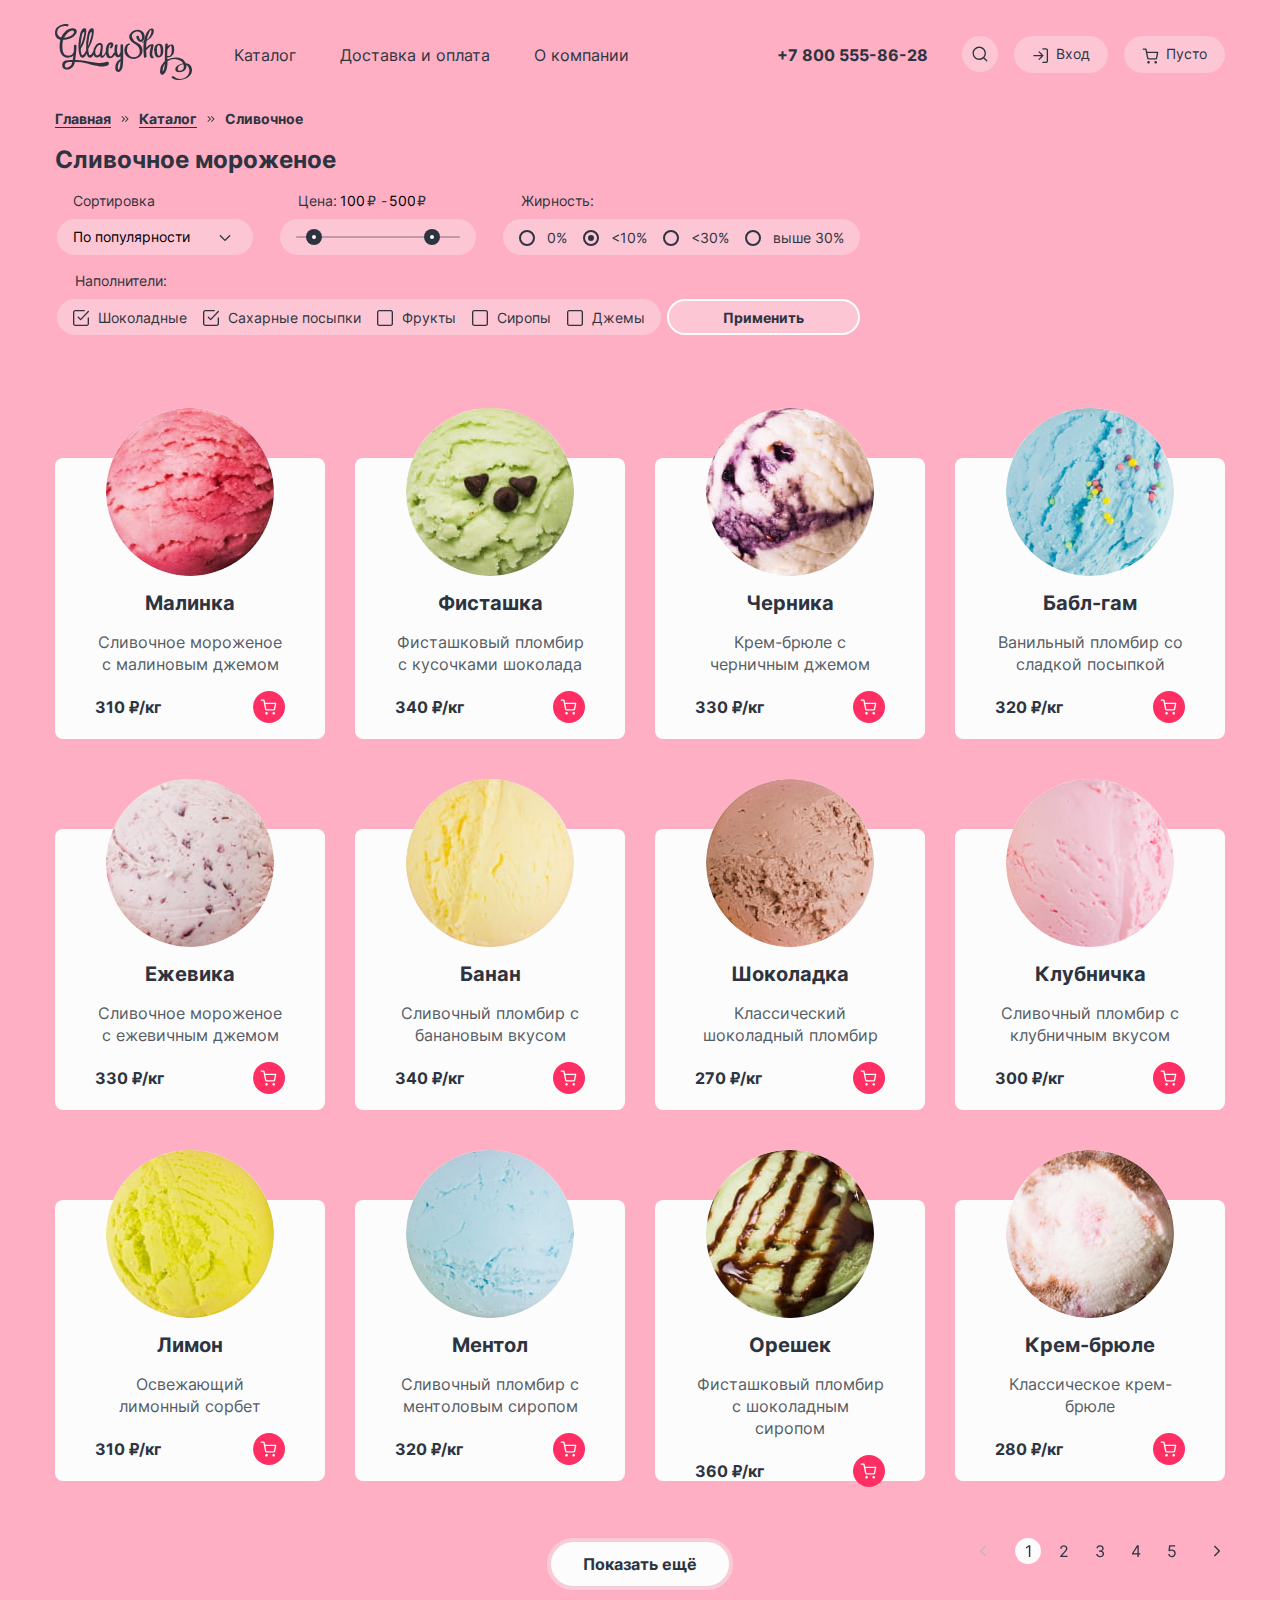
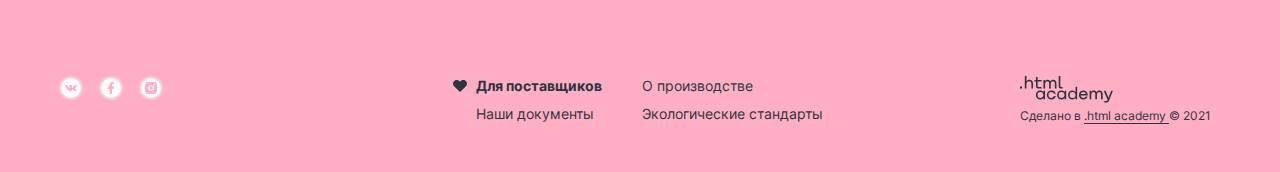
<file: 8/catalog.html>
<!DOCTYPE html>
<html lang="ru">
  <head>
    <meta charset="utf-8">
    <meta name="viewport" content="width=device-width, initial-scale=1.0">
    <link rel="stylesheet" href="css/style.css">
		<link rel="stylesheet" href="css/my-normalize.css">
		<link rel="icon" href="icon.ico">
    <title>HTML Academy: Глейси</title>
    <base href="https://htmlacademy-htmlcss.github.io/1945443-gllacy-33/8/">
</head>
  <body class="body-strawberry">
    <div class="container">
      <header class="index-header">
        <nav class="navigation">
          <div class="navigation__pages">
            <a class="navigation__logo" href="index.html">
                <img class="navigation__logo__img" src="images/header/gllacy-logo.svg" width="137" height="56" alt="Логотип магазина Глейси">
            </a>
            <ul class="navigation__list navigation-menu">
              <li class="navigation__item navigation_catalog">
                <a class="button button_menu button_submenu" href="catalog.html">Каталог</a>
								<div class="submenu-wrapper">
									<ul class="navigation__submenu">
										<li class="submenu__heading">
											Новинки
										</li>
										<li class="submenu__item" tabindex="0">
											<a class="submenu__link" href="catalog.html">Сливочное</a>
										</li>
										<li class="submenu__item" tabindex="0">
											<a class="submenu__link" href="catalog.html">Щербеты</a>
										</li>
										<li class="submenu__item" tabindex="0">
											<a class="submenu__link" href="catalog.html">Фруктовый лед</a>
										</li>
										<li class="submenu__item" tabindex="0">
											<a class="submenu__link" href="catalog.html">Мелорин</a>
										</li>
									</ul>
								</div>
              </li>
              <li class="navigation__item">
                <a class="button button_menu" href="index.html#delivery">Доставка и оплата</a>
              </li>
              <li class="navigation__item">
                <a class="button button_menu" href="index.html#ceo">О компании</a>
              </li>
            </ul> <!-- navigation-menu -->
          </div>

          <div class="navigation__controls">
            <a class="navigation__phone" href="tel:+78005558628">+7 800 555-86-28</a>
            <ul class="navigation__list navigation-actions">
              <li class="navigation__item">
                <a class="button button_menu button_search" href="#">
                  <span class="visually-hidden">Поиск</span>
                  <span class="navigation-search"></span>
                </a>
								<div class="modal-search">
									<div class="search__inner">
										<label class="visually-hidden" for="header-search">Поиск по сайту</label>
										<input class="input-field" type="search" name="search" id="header-search" placeholder="Поиск по сайту">
										<span class="search__cross"></span>
									</div>
								</div>
              </li>
              <li class="navigation__item">
                <a class="button button_menu button_action" href="#">
                  <span class="navigation-login">Вход</span>
                </a>
								<div class="modal-login">
									<div class="login__inner">
										<fieldset class="login">
											<legend class="login__heading">Личный кабинет</legend>
											<form class="login__form" action="https://echo.htmlacademy.ru/" method="post">
												<input class="input-field" type="email" name="email" placeholder="email@example.com" required>
												<input class="input-field" type="password" name="password" placeholder="Пароль" required>
												<div class="login__submit">
													<input class="button button_pink" type="submit">
													<div class="login__hints">
														<span class="login__restore-password">Забыли пароль?</span>
														<span class="login__registration">Регистрация</span>
													</div>
												</div>
											</form>
										</fieldset>
									</div>
								</div>
              </li>
              <li class="navigation__item">
                <a class="button button_menu button_action" href="#">
                  <span class="visually-hidden">Корзина</span>
                  <span class="navigation-cart">Пусто</span>
                </a>
								<div class="modal-cart">
									<div class="cart__inner">
										<span class="cart__heading">Корзина</span>
										<ul class="cart__list">
											<li class="cart__item">
												<img class="cart__img" src="images/products/product-raspberry.jpg" style="width: 46px; height: 46px;" alt="Сливочное мороженое с малиновым джемом">
												<div class="cart__info">
													<span class="cart__product">Малинка</span>
													<span class="cart__value">1кг x 310₽</span>
												</div>
												<span class="cart__price">310₽</span>
												<span class="cart__cross"></span>
											</li>
											<li class="cart__item">
												<img class="cart__img" src="images/products/product-bubblegum.jpg" style="width: 46px; height: 46px;" alt="Сливочное мороженое с малиновым джемом">
												<div class="cart__info">
													<span class="cart__product">Бабл-гам</span>
													<span class="cart__value">1.5кг x 320₽</span>
												</div>
												<span class="cart__price">480₽</span>
												<span class="cart__cross"></span>
											</li>
										</ul>
										<div class="cart__submit">
											<input class="button button_pink" type="submit" value="Оформить заказ">
											<span class="cart__final-price">Итого: 790₽</span>
										</div> <!-- submit -->
									</div> <!-- inenr -->
								</div>
              </li>
            </ul> <!-- navigation-actions -->
          </div>
        </nav>
      </header>

      <main class="catalog-main">
        <h1 class="visually-hidden">Каталог <span class="catalog__heading">Сливочного мороженого</span></h1>
        <header class="path">
          <ul class="path__elements">
            <li class="path__item">
              <a class="path__previous" href="index.html">Главная</a>
            </li>
            <li class="path__item">
              <a class="path__previous" href="#">Каталог</a>
            </li> <!-- при клике на каталог всплывает каталог:hover -->
            <li class="path__item">
              <a class="path__current">Сливочное</a>
            </li>
          </ul>
          <h2 class="path__heading">Сливочное мороженое</h2>
        </header> <!-- в элементах catalog__heading, path__current, path__heading - innerHTML заполняется автоматически-->

        <section class="filters">
					<fieldset>
						<legend>
							<h2 class="visually-hidden">Фильтры</h2>
						</legend>
						<form class="filters__list" action="https://echo.htmlacademy.ru/" method="post">
							<label class="filters__element">
								<span class="filters__heading">Сортировка</span> 
								<select class="filters-sort action-form" name="filters-sort" aria-label="Сортировка">
									<option value="popular">По популярности</option>
									<option value="cheap">По цене: &#8593;</option>
									<option value="expensive">По цене: &#8595;</option>
								</select>
							</label>

							<fieldset class="filters__element filters-price action-form" name="filters-fat">
								<legend class="filters__heading">
									Цена:
									<div class="range-wrapper-inputs">
										<label class="catalog-filter-label">
											<input class="range-input" type="number" value="100" name="min-price"> ₽
										</label>
										-
										<label class="catalog-filter-label">
											<input class="range-input" type="number" value="500" name="max-price"> ₽
										</label>
									</div>
								</legend>
								<div class="range">
									<div class="range-scale">
										<div class="range-bar" style="left: 42px; width: 136px">
											<button class="range-toggle toggle-min">
												<span class="toggle__decorative"></span>
												<span class="visually-hidden">Изменить минимальную цену.</span>
											</button>
											<button class="range-toggle toggle-max">
												<span class="toggle__decorative"></span>
												<span class="visually-hidden">Изменить максимальную цену.</span>
											</button>
										</div>
									</div>
								</div>
							</fieldset>

							<fieldset class="filters__element filters-fat action-form" name="filters-fat">
								<legend class="filters__heading">Жирность:</legend>
								<ul class="filters-fat__list">
									<li class="filters-fat__item">
										<label class="filters-fat__item__label">
											<input class="fat-input visually-hidden" type="radio" name="filters-fat" value="0">
											<span class="filters-fat__checkbox"></span>
											0%
										</label>
									</li>
									<li class="filters-fat__item">
										<label class="filters-fat__item__label">
											<input class="fat-input visually-hidden" type="radio" checked name="filters-fat" value="<10">
											<span class="filters-fat__checkbox"></span>
											&lt;10%
										</label>
									</li>
									<li class="filters-fat__item">
										<label class="filters-fat__item__label">
											<input class="fat-input visually-hidden" type="radio" name="filters-fat" value="<30">
											<span class="filters-fat__checkbox"></span>
											&lt;30%
										</label>
									</li>
									<li class="filters-fat__item">
										<label class="filters-fat__item__label">
											<input class="fat-input visually-hidden" type="radio" name="filters-fat" value=">30">
											<span class="filters-fat__checkbox"></span>
											выше 30%
										</label>
									</li>
								</ul>
							</fieldset>

							<fieldset class="filters__element filters-fillers action-form" name="filters-fillers" id="filters-fillers">
								<legend class="filters__heading">Наполнители:</legend>
								<ul class="filters-fillers__list">
									<li class="filters-fillers__item">
										<label class="filters-fillers__item__label">
											<input class="fillers-input visually-hidden" type="checkbox" checked name="filters-fillers" value="chockolate">
											<span class="filters-fillers__checkbox"></span>
											Шоколадные
										</label>
									</li>
									<li class="filters-fillers__item">
										<label class="filters-fillers__item__label">
											<input class="fillers-input visually-hidden" type="checkbox" checked name="filters-fillers" value="shugar">
											<span class="filters-fillers__checkbox"></span>
											Сахарные посыпки
										</label>
									</li>
									<li class="filters-fillers__item">
										<label class="filters-fillers__item__label">
											<input class="fillers-input visually-hidden" type="checkbox" name="filters-fillers" value="fruits">
											<span class="filters-fillers__checkbox"></span>
											Фрукты
										</label>
									</li>
									<li class="filters-fillers__item">
										<label class="filters-fillers__item__label">
											<input class="fillers-input visually-hidden" type="checkbox" name="filters-fillers" value="syrope">
											<span class="filters-fillers__checkbox"></span>
											Сиропы
										</label>
									</li>
									<li class="filters-fillers__item">
										<label class="filters-fillers__item__label">
											<input class="fillers-input visually-hidden" type="checkbox" name="filters-fillers" value="jam">
											<span class="filters-fillers__checkbox"></span>
											Джемы
										</label>
									</li>
								</ul>
							</fieldset>
							<label class="filters__element">
								<span class="filters__heading filters__heading-hidden">Подтверждение</span>
								<button class="button button_filter" type="submit">Применить</button>
							</label>
						</form>
					</fieldset> <!-- main fieldset -->
        </section> <!-- filters -->

        <section class="catalog-products">
          <h2 class="visually-hidden">Каталог продуктов</h2>
          <ul class="products-list">
            <li class="product creamy">
              <a class="product__link" href="#">
                <img class="product__img" src="images/products/product-raspberry.jpg" width="168" height="168" alt="Сливочное мороженое с малиновым джемом">
                <h3 class="product__name">Малинка</h3>
                <span class="product__description">Сливочное мороженое с малиновым джемом</span>
              </a>
              <p class="product__buy">
                <b class="product__price">310 ₽/кг</b>
                <a class="product__buy-button" href="#">
                  <span class="visually-hidden">Купить</span>
                </a>
              </p>
            </li>

            <li class="product creamy">
              <a class="product__link" href="#">
                <img class="product__img" src="images/products/product-pistachio.jpg" width="168" height="168" alt="Фисташковый пломбир с кусочками шоколада">
                <h3 class="product__name">Фисташка</h3>
                <span class="product__description">Фисташковый пломбир с кусочками шоколада</span>
              </a>
              <p class="product__buy">
                <b class="product__price">340 ₽/кг</b>
                <a class="product__buy-button" href="#">
                  <span class="visually-hidden">Купить</span>
                </a>
              </p>
            </li>

            <li class="product creamy">
              <a class="product__link" href="#">
                <img class="product__img" src="images/products/product-blueberry.jpg" width="168" height="168" alt="Крем-брюле с черничным джемом">
                <h3 class="product__name">Черника</h3>
                <span class="product__description">Крем-брюле с черничным джемом</span>
              </a>
              <p class="product__buy">
                <b class="product__price">330 ₽/кг</b>
                <a class="product__buy-button" href="#">
                  <span class="visually-hidden">Купить</span>
                </a>
              </p>
            </li>

            <li class="product creamy">
              <a class="product__link" href="#">
                <img class="product__img" src="images/products/product-bubblegum.jpg" width="168" height="168" alt="Ванильный пломбир со сладкой посыпкой">
                <h3 class="product__name">Бабл-гам</h3>
                <span class="product__description">Ванильный пломбир со сладкой посыпкой</span>
              </a>
              <p class="product__buy">
                <b class="product__price">320 ₽/кг</b>
                <a class="product__buy-button" href="#">
                  <span class="visually-hidden">Купить</span>
                </a>
              </p>
            </li>

            <li class="product creamy">
              <a class="product__link" href="#">
                <img class="product__img" src="images/products/product-blackberry.jpg" width="168" height="168" alt="Сливочное мороженое с ежевичным джемом">
                <h3 class="product__name">Ежевика</h3>
                <span class="product__description">Сливочное мороженое с ежевичным джемом</span>
              </a>
              <p class="product__buy">
                <b class="product__price">330 ₽/кг</b>
                <a class="product__buy-button" href="#">
                  <span class="visually-hidden">Купить</span>
                </a>
              </p>
            </li>

            <li class="product creamy">
              <a class="product__link" href="#">
                <img class="product__img" src="images/products/product-banana.jpg" width="168" height="168" alt="Сливочный пломбир с банановым вкусом">
                <h3 class="product__name">Банан</h3>
                <span class="product__description">Сливочный пломбир с банановым вкусом</span>
              </a>
              <p class="product__buy">
                <b class="product__price">340 ₽/кг</b>
                <a class="product__buy-button" href="#">
                  <span class="visually-hidden">Купить</span>
                </a>
              </p>
            </li>

            <li class="product creamy">
              <a class="product__link" href="#">
                <img class="product__img" src="images/products/product-chocolate.jpg" width="168" height="168" alt="Классический шоколадный пломбир">
                <h3 class="product__name">Шоколадка</h3>
                <span class="product__description">Классический шоколадный пломбир</span>
              </a>
              <p class="product__buy">
                <b class="product__price">270 ₽/кг</b>
                <a class="product__buy-button" href="#">
                  <span class="visually-hidden">Купить</span>
                </a>
              </p>
            </li>

            <li class="product creamy">
              <a class="product__link" href="#">
                <img class="product__img" src="images/products/product-strawberry.jpg" width="168" height="168" alt="Сливочный пломбир с клубничным вкусом">
                <h3 class="product__name">Клубничка</h3>
                <span class="product__description">Сливочный пломбир с клубничным вкусом</span>
              </a>
              <p class="product__buy">
                <b class="product__price">300 ₽/кг</b>
                <a class="product__buy-button" href="#">
                  <span class="visually-hidden">Купить</span>
                </a>
              </p>
            </li>

            <li class="product creamy">
              <a class="product__link" href="#">
                <img class="product__img" src="images/products/product-lemon.jpg" width="168" height="168" alt="Освежающий лимонный сорбет">
                <h3 class="product__name">Лимон</h3>
                <span class="product__description">Освежающий лимонный сорбет</span>
              </a>
              <p class="product__buy">
                <b class="product__price">310 ₽/кг</b>
                <a class="product__buy-button" href="#">
                  <span class="visually-hidden">Купить</span>
                </a>
              </p>
            </li>

            <li class="product creamy">
              <a class="product__link" href="#">
                <img class="product__img" src="images/products/product-mentol.jpg" width="168" height="168" alt="Сливочный пломбир с ментоловым сиропом">
                <h3 class="product__name">Ментол</h3>
                <span class="product__description">Сливочный пломбир с ментоловым сиропом</span>
              </a>
              <p class="product__buy">
                <b class="product__price">320 ₽/кг</b>
                <a class="product__buy-button" href="#">
                  <span class="visually-hidden">Купить</span>
                </a>
              </p>
            </li>

            <li class="product creamy">
              <a class="product__link" href="#">
                <img class="product__img" src="images/products/product-nut.jpg" width="168" height="168" alt="Фисташковый пломбир с шоколадным сиропом">
                <h3 class="product__name">Орешек</h3>
                <span class="product__description">Фисташковый пломбир с шоколадным сиропом</span>
              </a>
              <p class="product__buy">
                <b class="product__price">360 ₽/кг</b>
                <a class="product__buy-button" href="#">
                  <span class="visually-hidden">Купить</span>
                </a>
              </p>
            </li>

            <li class="product creamy">
              <a class="product__link" href="#">
                <img class="product__img" src="images/products/product-brulee.jpg" width="168" height="168" alt="Классическое крем-брюле">
                <h3 class="product__name">Крем-брюле</h3>
                <span class="product__description">Классическое крем-брюле</span>
              </a>
              <p class="product__buy">
                <b class="product__price">280 ₽/кг</b>
                <a class="product__buy-button" href="#">
                  <span class="visually-hidden">Купить</span>
                </a>
              </p>
            </li>
          </ul>
        </section> <!-- catalog products -->

        <section class="pagination">
					<h2 class="visually-hidden">Навигация по страницам каталога</h2>
          <ul class="pagination__list">
            <li class="pagination__button">
              <a class="pagination-prev pagination-disabled">
                <span class="visually-hidden">Предыдущая страница</span>
              </a>
            </li>
            <li class="pagination__pages">
							<ul class="pagination__links">
								<li class="pagination__item pagination-current">
									<a class="pagination__link">1</a>
								</li>
								<li class="pagination__item">
									<a class="pagination__link" href="#">2</a>
								</li>
								<li class="pagination__item">
									<a class="pagination__link" href="#">3</a>
								</li>
								<li class="pagination__item">
									<a class="pagination__link" href="#">4</a>
								</li>
								<li class="pagination__item">
									<a class="pagination__link" href="#">5</a>
								</li>
							</ul>
            </li>
            <li class="pagination__button">
              <a class="pagination-next" href="#">
                <span class="visually-hidden">Следующая страница</span>
              </a>
            </li>
          </ul>
          <button class="button button_white pagination-show-more" type="button">Показать ещё</button>
        </section>
      </main> 

      <footer class="catalog-footer">
        <section class="social">
          <h2 class="visually-hidden">Социальные сети</h2>
          <ul class="social__list">
            <li class="social__item">
              <a class="button button_social social-vkontakte" href="https://vk.com/htmlacademy" target="_blank">
                <span class="visually-hidden">Группа Глэйси ВКонтакте</span>
              </a>
            </li>
            <li class="social__item">
              <a class="button button_social social-facebook" href="https://www.facebook.com/htmlacademy" target="_blank">
                <span class="visually-hidden">Страница Глэйси в Фейсбук</span>
              </a>
            </li>
            <li class="social__item">
              <a class="button button_social social-instagram" href="https://www.instagram.com/htmlacademy" target="_blank">
                <span class="visually-hidden">Инстаграм Глэйси</span>
              </a>
            </li>
          </ul> 
        </section> <!-- social -->

        <section class="footer__links">
          <h2 class="visually-hidden">Ссылки и документы</h2>
          <ul class="footer__links-list">
            <li class="footer__links-item footer-link-active">
              <a class="footer__link" href="#" target="_blank">Для поставщиков</a>
            </li>
            <li class="footer__links-item">
              <a class="footer__link" href="#" target="_blank">О производстве</a>
            </li>
            <li class="footer__links-item">
              <a class="footer__link" href="#" target="_blank">Наши документы</a>
            </li>
            <li class="footer__links-item">
              <a class="footer__link" href="#" target="_blank">Экологические стандарты</a>
            </li>
          </ul> 
        </section> <!-- footer-links -->  

        <section class="footer__author">
          <h2 class="visually-hidden">Авторы</h2>
          <a class="author__logo-link" href="https://htmlacademy.ru" target="_blank">
            <img class="author__logo-img" src="images/htmlacademy-logo.svg" width="93" height="27" alt="Логотип HTML Academy">
          </a>
          <span class="author__text">
            Сделано в 
            <a class="author__link" href="https://htmlacademy.ru" target="_blank">
              .html academy
            </a> 
            © 2021
          </span>
        </section> <!-- author -->
      </footer>
    </div>
  </body>
</html>
</file>
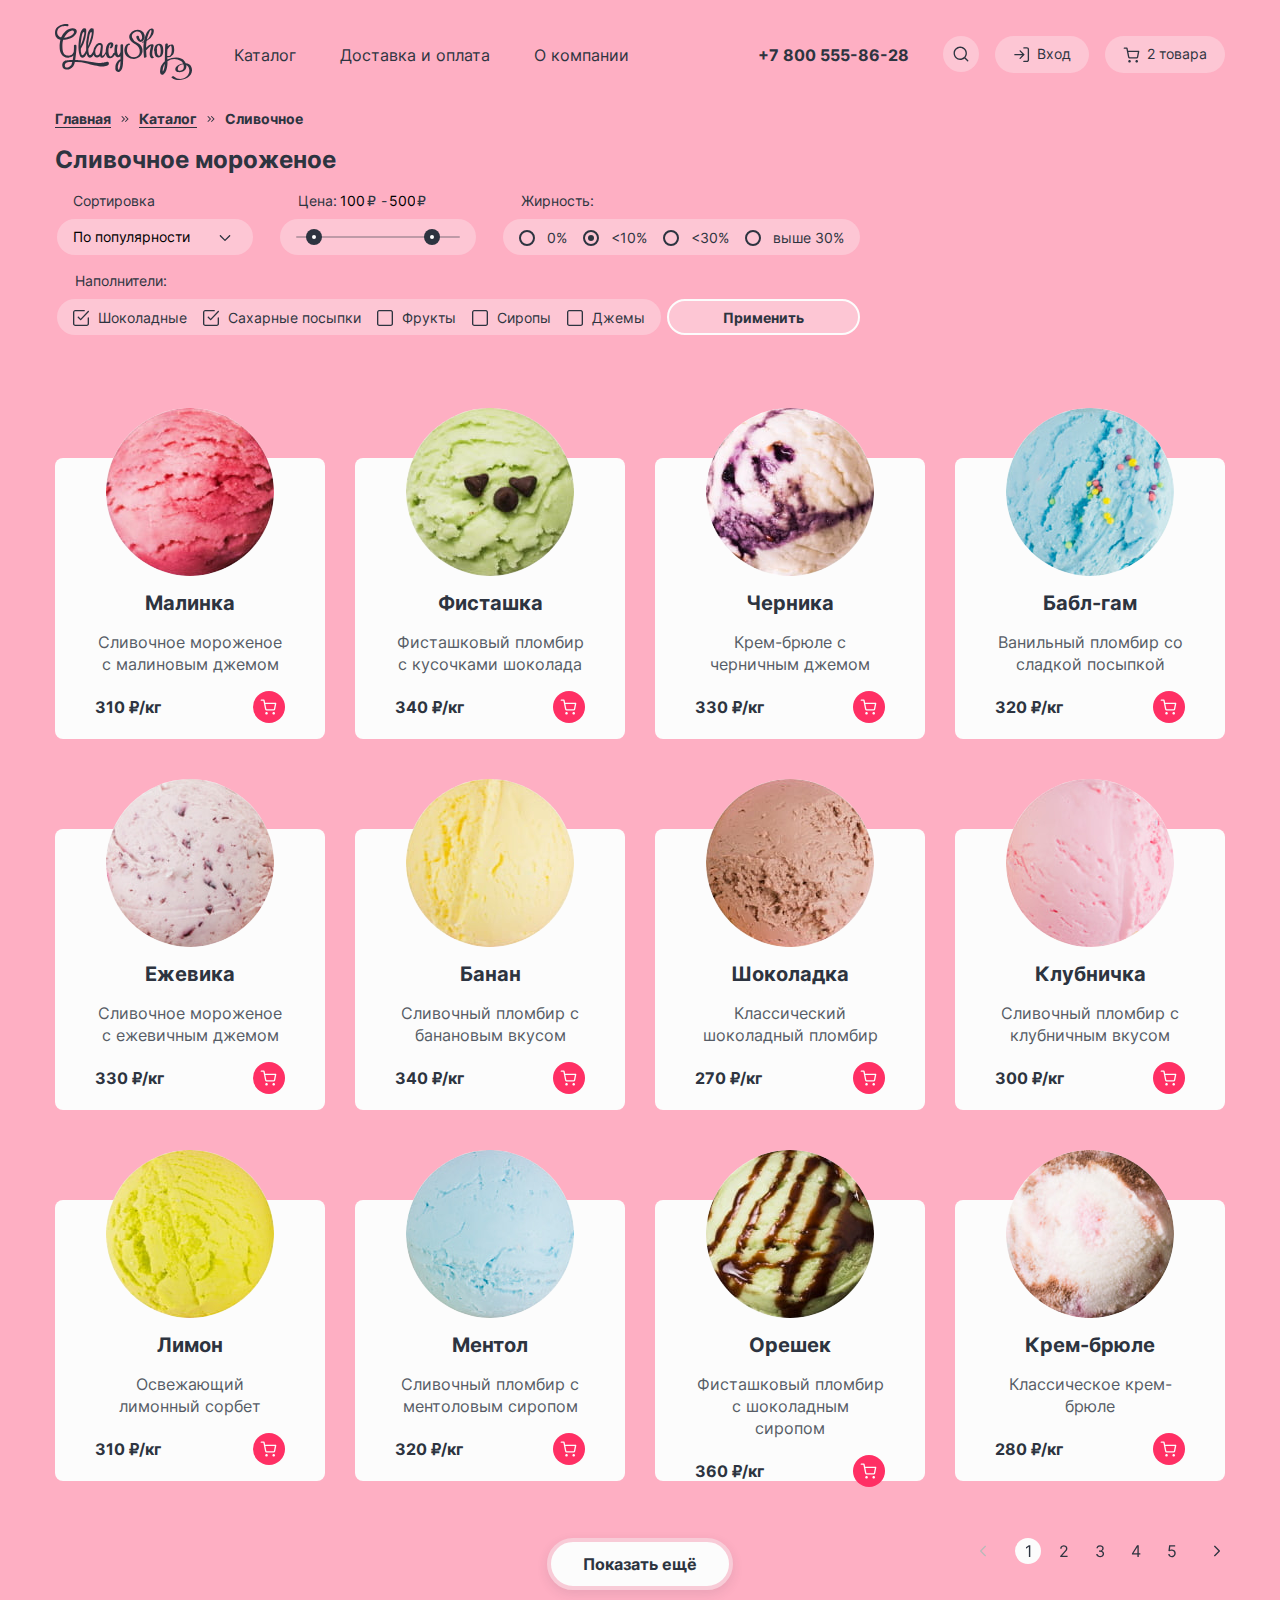
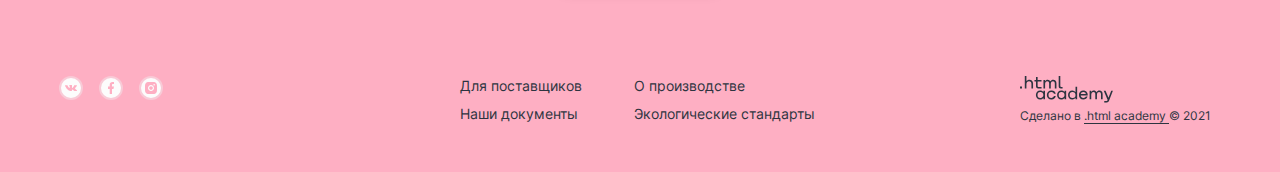
<file: 9/catalog.html>
<!DOCTYPE html>
<html lang="ru">
  <head>
    <meta charset="utf-8">
    <meta name="viewport" content="width=device-width, initial-scale=1.0">
    <link rel="stylesheet" href="css/style.css">
		<link rel="stylesheet" href="css/my-normalize.css">
		<link type="image/x-icon" href="images/icon.ico" rel="icon">
    <title>HTML Academy: Глейси</title>
    <base href="https://htmlacademy-htmlcss.github.io/1945443-gllacy-33/9/">
</head>
  <body class="body-strawberry">
    <div class="container">
			<header class="catalog-header">
        <nav class="navigation">
          <div class="navigation__pages">
            <a class="navigation__logo" href="index.html">
                <img class="navigation__logo__img" src="images/header/gllacy-logo.svg" width="137" height="56" alt="Логотип магазина Глейси">
            </a>
            <ul class="navigation__list navigation-menu">
              <li class="navigation__item navigation_catalog">
                <a class="button button_menu button_submenu" href="catalog.html">Каталог</a>
								<div class="submenu-wrapper">
									<ul class="navigation__submenu">
										<li class="submenu__heading">
											Новинки
										</li>
										<li class="submenu__item" tabindex="0">
											<a class="submenu__link" href="catalog.html">Сливочное</a>
										</li>
										<li class="submenu__item" tabindex="0">
											<a class="submenu__link" href="catalog.html">Щербеты</a>
										</li>
										<li class="submenu__item" tabindex="0">
											<a class="submenu__link" href="catalog.html">Фруктовый лед</a>
										</li>
										<li class="submenu__item" tabindex="0">
											<a class="submenu__link" href="catalog.html">Мелорин</a>
										</li>
									</ul>
								</div>
              </li>
              <li class="navigation__item">
                <a class="button button_menu" href="index.html#delivery">Доставка и оплата</a>
              </li>
              <li class="navigation__item">
                <a class="button button_menu" href="index.html#ceo">О компании</a>
              </li>
            </ul> <!-- navigation-menu -->
          </div>

          <div class="navigation__controls">
            <a class="navigation__phone" href="tel:+78005558628">+7 800 555-86-28</a>
            <ul class="navigation__list navigation-actions">
              <li class="navigation__item navigation_search">
                <a class="button button_menu button_search" href="#">
                  <span class="visually-hidden">Поиск</span>
                  <span class="navigation-search"></span>
                </a>
								<div class="search-wrapper">
									<div class="modal-search">
										<div class="search__inner">
											<label class="visually-hidden" for="header-search">Поиск по сайту</label>
											<input class="input-field" type="search" name="search" id="header-search" placeholder="Поиск по сайту">
											<span class="search__cross"></span>
										</div>
									</div>
								</div> <!-- wrapper -->
              </li>
              <li class="navigation__item navigation_login">
                <a class="button button_menu button_action" href="#">
                  <span class="navigation-login">Вход</span>
                </a>
								<div class="login-wrapper">
									<div class="modal-login">
										<div class="login__inner">
											<fieldset class="login">
												<legend class="login__heading">Личный кабинет</legend>
												<form class="login__form" action="https://echo.htmlacademy.ru/" method="post">
													<input class="input-field" type="email" name="email" placeholder="email@example.com" required>
													<input class="input-field" type="password" name="password" placeholder="Пароль" required>
													<div class="login__submit">
														<input class="button button_pink" type="submit" value="Войти">
														<div class="login__hints">
															<a class="login__hint" href="#">Забыли пароль?</a>
															<a class="login__hint" href="#">Регистрация</a>
														</div>
													</div>
												</form>
											</fieldset>
										</div>
									</div>
								</div> <!-- wrapper -->
              </li>
              <li class="navigation__item navigation_cart">
                <a class="button button_menu button_action" href="#">
                  <span class="visually-hidden">Корзина</span>
                  <span class="navigation-cart">2 товара</span>
                </a>
								<div class="cart-wrapper">
									<div class="modal-cart" style="box-shadow: 0px 15px 40px rgba(45, 52, 64, 0.12);">
										<span class="cart__empty" style="display: none;">Ваша корзина пока пуста</span>
										<div class="cart__inner" style="display: block;">
											<span class="cart__heading">Корзина</span>
											<ul class="cart__list">
												<li class="cart__item">
													<a href="catalog.html">
														<img class="cart__img" src="images/products/product-raspberry.jpg" style="width: 46px; height: 46px;" alt="Сливочное мороженое с малиновым джемом">
													</a>
													<div class="cart__info">
														<a class="cart__product" href="catalog.html">Малинка</a>
														<span class="cart__value">1кг x 310₽</span>
													</div>
													<span class="cart__price">310₽</span>
													<span class="cart__cross"></span>
												</li>
												<li class="cart__item">
													<a href="catalog.html">
														<img class="cart__img" src="images/products/product-bubblegum.jpg" style="width: 46px; height: 46px;" alt="Сливочное мороженое с малиновым джемом">
													</a>
													<div class="cart__info">
														<a class="cart__product" href="catalog.html">Бабл-гам</a>
														<span class="cart__value">1.5кг x 320₽</span>
													</div>
													<span class="cart__price">480₽</span>
													<span class="cart__cross"></span>
												</li>
											</ul>
											<div class="cart__submit">
												<input class="button button_pink" type="submit" value="Оформить заказ">
												<span class="cart__final-price">Итого: 790₽</span>
											</div> <!-- submit -->
										</div> <!-- inner -->
									</div>
								</div> <!-- wrapper -->
              </li>
            </ul> <!-- navigation-actions -->
          </div>
        </nav>
      </header>

      <main class="catalog-main">
        <h1 class="visually-hidden">Каталог <span class="catalog__heading">Сливочного мороженого</span></h1>
        <header class="path">
          <ul class="path__elements">
            <li class="path__item">
              <a class="path__previous" href="index.html">Главная</a>
            </li>
            <li class="path__item">
              <a class="path__previous" href="#">Каталог</a>
            </li> <!-- при клике на каталог всплывает каталог:hover -->
            <li class="path__item">
              <a class="path__current">Сливочное</a>
            </li>
          </ul>
          <h2 class="path__heading">Сливочное мороженое</h2>
        </header> <!-- в элементах catalog__heading, path__current, path__heading - innerHTML заполняется автоматически-->

        <section class="filters">
					<fieldset>
						<legend>
							<h2 class="visually-hidden">Фильтры</h2>
						</legend>
						<form class="filters__list" action="https://echo.htmlacademy.ru/" method="post">
							<label class="filters__element">
								<span class="filters__heading">Сортировка</span> 
								<select class="filters-sort action-form" name="filters-sort" aria-label="Сортировка">
									<option value="popular">По популярности</option>
									<option value="cheap">По цене: &#8593;</option>
									<option value="expensive">По цене: &#8595;</option>
								</select>
							</label>

							<fieldset class="filters__element filters-price action-form" name="filters-fat">
								<legend class="filters__heading">
									Цена:
									<div class="range-wrapper-inputs">
										<label class="catalog-filter-label">
											<input class="range-input" type="number" value="100" name="min-price"> ₽
										</label>
										-
										<label class="catalog-filter-label">
											<input class="range-input" type="number" value="500" name="max-price"> ₽
										</label>
									</div>
								</legend>
								<div class="range">
									<div class="range-scale">
										<div class="range-bar" style="left: 42px; width: 136px">
											<button class="range-toggle toggle-min">
												<span class="toggle__decorative"></span>
												<span class="visually-hidden">Изменить минимальную цену.</span>
											</button>
											<button class="range-toggle toggle-max">
												<span class="toggle__decorative"></span>
												<span class="visually-hidden">Изменить максимальную цену.</span>
											</button>
										</div>
									</div>
								</div>
							</fieldset>

							<fieldset class="filters__element filters-fat action-form" name="filters-fat">
								<legend class="filters__heading">Жирность:</legend>
								<ul class="filters-fat__list">
									<li class="filters-fat__item">
										<label class="filters-fat__item__label">
											<input class="fat-input visually-hidden" type="radio" name="filters-fat" tabindex="0" value="0">
											<span class="filters-fat__checkbox"></span>
											0%
										</label>
									</li>
									<li class="filters-fat__item">
										<label class="filters-fat__item__label">
											<input class="fat-input visually-hidden" type="radio" checked name="filters-fat" tabindex="0" value="<10">
											<span class="filters-fat__checkbox"></span>
											&lt;10%
										</label>
									</li>
									<li class="filters-fat__item">
										<label class="filters-fat__item__label">
											<input class="fat-input visually-hidden" type="radio" name="filters-fat" tabindex="0" value="<30">
											<span class="filters-fat__checkbox"></span>
											&lt;30%
										</label>
									</li>
									<li class="filters-fat__item">
										<label class="filters-fat__item__label">
											<input class="fat-input visually-hidden" type="radio" name="filters-fat" tabindex="0" value=">30">
											<span class="filters-fat__checkbox"></span>
											выше 30%
										</label>
									</li>
								</ul>
							</fieldset>

							<fieldset class="filters__element filters-fillers action-form" name="filters-fillers" id="filters-fillers">
								<legend class="filters__heading">Наполнители:</legend>
								<ul class="filters-fillers__list">
									<li class="filters-fillers__item">
										<label class="filters-fillers__item__label">
											<input class="fillers-input visually-hidden" type="checkbox" checked name="filters-fillers" value="chockolate">
											<span class="filters-fillers__checkbox"></span>
											Шоколадные
										</label>
									</li>
									<li class="filters-fillers__item">
										<label class="filters-fillers__item__label">
											<input class="fillers-input visually-hidden" type="checkbox" checked name="filters-fillers" value="shugar">
											<span class="filters-fillers__checkbox"></span>
											Сахарные посыпки
										</label>
									</li>
									<li class="filters-fillers__item">
										<label class="filters-fillers__item__label">
											<input class="fillers-input visually-hidden" type="checkbox" name="filters-fillers" value="fruits">
											<span class="filters-fillers__checkbox"></span>
											Фрукты
										</label>
									</li>
									<li class="filters-fillers__item">
										<label class="filters-fillers__item__label">
											<input class="fillers-input visually-hidden" type="checkbox" name="filters-fillers" value="syrope">
											<span class="filters-fillers__checkbox"></span>
											Сиропы
										</label>
									</li>
									<li class="filters-fillers__item">
										<label class="filters-fillers__item__label">
											<input class="fillers-input visually-hidden" type="checkbox" name="filters-fillers" value="jam">
											<span class="filters-fillers__checkbox"></span>
											Джемы
										</label>
									</li>
								</ul>
							</fieldset>
							<label class="filters__element">
								<span class="filters__heading filters__heading-hidden">Подтверждение</span>
								<button class="button button_filter" type="submit">Применить</button>
							</label>
						</form>
					</fieldset> <!-- main fieldset -->
        </section> <!-- filters -->

        <section class="catalog-products">
          <h2 class="visually-hidden">Каталог продуктов</h2>
          <ul class="products-list">
            <li class="product creamy">
              <a class="product__link" href="#">
                <img class="product__img" src="images/products/product-raspberry.jpg" width="168" height="168" alt="Сливочное мороженое с малиновым джемом">
                <h3 class="product__name">Малинка</h3>
                <span class="product__description">Сливочное мороженое с малиновым джемом</span>
              </a>
              <p class="product__buy">
                <b class="product__price">310 ₽/кг</b>
                <a class="product__buy-button" href="#">
                  <span class="visually-hidden">Купить</span>
                </a>
              </p>
            </li>

            <li class="product creamy">
              <a class="product__link" href="#">
                <img class="product__img" src="images/products/product-pistachio.jpg" width="168" height="168" alt="Фисташковый пломбир с кусочками шоколада">
                <h3 class="product__name">Фисташка</h3>
                <span class="product__description">Фисташковый пломбир с кусочками шоколада</span>
              </a>
              <p class="product__buy">
                <b class="product__price">340 ₽/кг</b>
                <a class="product__buy-button" href="#">
                  <span class="visually-hidden">Купить</span>
                </a>
              </p>
            </li>

            <li class="product creamy">
              <a class="product__link" href="#">
                <img class="product__img" src="images/products/product-blueberry.jpg" width="168" height="168" alt="Крем-брюле с черничным джемом">
                <h3 class="product__name">Черника</h3>
                <span class="product__description">Крем-брюле с черничным джемом</span>
              </a>
              <p class="product__buy">
                <b class="product__price">330 ₽/кг</b>
                <a class="product__buy-button" href="#">
                  <span class="visually-hidden">Купить</span>
                </a>
              </p>
            </li>

            <li class="product creamy">
              <a class="product__link" href="#">
                <img class="product__img" src="images/products/product-bubblegum.jpg" width="168" height="168" alt="Ванильный пломбир со сладкой посыпкой">
                <h3 class="product__name">Бабл-гам</h3>
                <span class="product__description">Ванильный пломбир со сладкой посыпкой</span>
              </a>
              <p class="product__buy">
                <b class="product__price">320 ₽/кг</b>
                <a class="product__buy-button" href="#">
                  <span class="visually-hidden">Купить</span>
                </a>
              </p>
            </li>

            <li class="product creamy">
              <a class="product__link" href="#">
                <img class="product__img" src="images/products/product-blackberry.jpg" width="168" height="168" alt="Сливочное мороженое с ежевичным джемом">
                <h3 class="product__name">Ежевика</h3>
                <span class="product__description">Сливочное мороженое с ежевичным джемом</span>
              </a>
              <p class="product__buy">
                <b class="product__price">330 ₽/кг</b>
                <a class="product__buy-button" href="#">
                  <span class="visually-hidden">Купить</span>
                </a>
              </p>
            </li>

            <li class="product creamy">
              <a class="product__link" href="#">
                <img class="product__img" src="images/products/product-banana.jpg" width="168" height="168" alt="Сливочный пломбир с банановым вкусом">
                <h3 class="product__name">Банан</h3>
                <span class="product__description">Сливочный пломбир с банановым вкусом</span>
              </a>
              <p class="product__buy">
                <b class="product__price">340 ₽/кг</b>
                <a class="product__buy-button" href="#">
                  <span class="visually-hidden">Купить</span>
                </a>
              </p>
            </li>

            <li class="product creamy">
              <a class="product__link" href="#">
                <img class="product__img" src="images/products/product-chocolate.jpg" width="168" height="168" alt="Классический шоколадный пломбир">
                <h3 class="product__name">Шоколадка</h3>
                <span class="product__description">Классический шоколадный пломбир</span>
              </a>
              <p class="product__buy">
                <b class="product__price">270 ₽/кг</b>
                <a class="product__buy-button" href="#">
                  <span class="visually-hidden">Купить</span>
                </a>
              </p>
            </li>

            <li class="product creamy">
              <a class="product__link" href="#">
                <img class="product__img" src="images/products/product-strawberry.jpg" width="168" height="168" alt="Сливочный пломбир с клубничным вкусом">
                <h3 class="product__name">Клубничка</h3>
                <span class="product__description">Сливочный пломбир с клубничным вкусом</span>
              </a>
              <p class="product__buy">
                <b class="product__price">300 ₽/кг</b>
                <a class="product__buy-button" href="#">
                  <span class="visually-hidden">Купить</span>
                </a>
              </p>
            </li>

            <li class="product creamy">
              <a class="product__link" href="#">
                <img class="product__img" src="images/products/product-lemon.jpg" width="168" height="168" alt="Освежающий лимонный сорбет">
                <h3 class="product__name">Лимон</h3>
                <span class="product__description">Освежающий лимонный сорбет</span>
              </a>
              <p class="product__buy">
                <b class="product__price">310 ₽/кг</b>
                <a class="product__buy-button" href="#">
                  <span class="visually-hidden">Купить</span>
                </a>
              </p>
            </li>

            <li class="product creamy">
              <a class="product__link" href="#">
                <img class="product__img" src="images/products/product-mentol.jpg" width="168" height="168" alt="Сливочный пломбир с ментоловым сиропом">
                <h3 class="product__name">Ментол</h3>
                <span class="product__description">Сливочный пломбир с ментоловым сиропом</span>
              </a>
              <p class="product__buy">
                <b class="product__price">320 ₽/кг</b>
                <a class="product__buy-button" href="#">
                  <span class="visually-hidden">Купить</span>
                </a>
              </p>
            </li>

            <li class="product creamy">
              <a class="product__link" href="#">
                <img class="product__img" src="images/products/product-nut.jpg" width="168" height="168" alt="Фисташковый пломбир с шоколадным сиропом">
                <h3 class="product__name">Орешек</h3>
                <span class="product__description">Фисташковый пломбир с шоколадным сиропом</span>
              </a>
              <p class="product__buy">
                <b class="product__price">360 ₽/кг</b>
                <a class="product__buy-button" href="#">
                  <span class="visually-hidden">Купить</span>
                </a>
              </p>
            </li>

            <li class="product creamy">
              <a class="product__link" href="#">
                <img class="product__img" src="images/products/product-brulee.jpg" width="168" height="168" alt="Классическое крем-брюле">
                <h3 class="product__name">Крем-брюле</h3>
                <span class="product__description">Классическое крем-брюле</span>
              </a>
              <p class="product__buy">
                <b class="product__price">280 ₽/кг</b>
                <a class="product__buy-button" href="#">
                  <span class="visually-hidden">Купить</span>
                </a>
              </p>
            </li>
          </ul>
        </section> <!-- catalog products -->

        <section class="pagination">
					<h2 class="visually-hidden">Навигация по страницам каталога</h2>
          <ul class="pagination__list">
            <li class="pagination__button">
              <a class="pagination-prev pagination-disabled">
                <span class="visually-hidden">Предыдущая страница</span>
              </a>
            </li>
            <li class="pagination__pages">
							<ul class="pagination__links">
								<li class="pagination__item pagination-current">
									<a class="pagination__link">1</a>
								</li>
								<li class="pagination__item" tabindex="0">
									<a class="pagination__link" tabindex="-1" href="#">2</a>
								</li>
								<li class="pagination__item" tabindex="0">
									<a class="pagination__link" tabindex="-1" href="#">3</a>
								</li>
								<li class="pagination__item" tabindex="0">
									<a class="pagination__link" tabindex="-1" href="#">4</a>
								</li>
								<li class="pagination__item" tabindex="0">
									<a class="pagination__link" tabindex="-1" href="#">5</a>
								</li>
							</ul>
            </li>
            <li class="pagination__button">
              <a class="pagination-next" href="#">
                <span class="visually-hidden">Следующая страница</span>
              </a>
            </li>
          </ul>
          <button class="button button_white pagination-show-more" type="button">Показать ещё</button>
        </section>
      </main> 

      <footer class="catalog-footer">
        <section class="social">
          <h2 class="visually-hidden">Социальные сети</h2>
          <ul class="social__list">
            <li class="social__item">
              <a class="button button_social social-vkontakte" href="https://vk.com/htmlacademy" target="_blank">
                <span class="visually-hidden">Группа Глэйси ВКонтакте</span>
              </a>
            </li>
            <li class="social__item">
              <a class="button button_social social-facebook" href="https://www.facebook.com/htmlacademy" target="_blank">
                <span class="visually-hidden">Страница Глэйси в Фейсбук</span>
              </a>
            </li>
            <li class="social__item">
              <a class="button button_social social-instagram" href="https://www.instagram.com/htmlacademy" target="_blank">
                <span class="visually-hidden">Инстаграм Глэйси</span>
              </a>
            </li>
          </ul> 
        </section> <!-- social -->

        <section class="footer__links">
          <h2 class="visually-hidden">Ссылки и документы</h2>
          <ul class="footer__links-list">
            <li class="footer__links-item footer-link-active">
              <a class="footer__link" href="#" target="_blank">Для поставщиков</a>
            </li>
            <li class="footer__links-item">
              <a class="footer__link" href="#" target="_blank">О производстве</a>
            </li>
            <li class="footer__links-item">
              <a class="footer__link" href="#" target="_blank">Наши документы</a>
            </li>
            <li class="footer__links-item">
              <a class="footer__link" href="#" target="_blank">Экологические стандарты</a>
            </li>
          </ul> 
        </section> <!-- footer-links -->  

        <section class="footer__author">
          <h2 class="visually-hidden">Авторы</h2>
          <a class="author__logo-link" href="https://htmlacademy.ru" target="_blank">
            <img class="author__logo-img" src="images/htmlacademy-logo.svg" width="93" height="27" alt="Логотип HTML Academy">
          </a>
          <span class="author__text">
            Сделано в 
            <a class="author__link" href="https://htmlacademy.ru" target="_blank">
              .html academy
            </a> 
            © 2021
          </span>
        </section> <!-- author -->
      </footer>
    </div>
  </body>
</html>
</file>
<file: css/style.css>
@font-face {
	font-family: "Inter";
	font-style: normal;
	font-weight: 400;
	src: url("../fonts/inter-400.woff2") format("woff2");
	font-display: swap;
}

@font-face {
	font-family: "Inter";
	font-style: normal;
	font-weight: 700;
	src: url("../fonts/inter-700.woff2") format("woff2");
	font-display: swap;
}

@font-face {
	font-family: "Inter";
	font-style: normal;
	font-weight: 900;
	src: url("../fonts/inter-900.woff2") format("woff2");
	font-display: swap;
}

:root {
	/*basic colors*/
	--basic-dark: rgba(86, 92, 102, 1);
	--basic-extra-dark: rgba(45, 52, 64, 1);
	--basic-extra-dark-30: rgba(45, 52, 64, 0.3);
	--basic-extra-dark-40: rgba(45, 52, 64, 0.4);
	--basic-white: rgba(255, 255, 255, 1);
	--basic-light: rgba(231, 231, 231, 1);
	--basic-extra-light: rgba(252, 252, 252, 1);
	--basic-extra-light-50: rgba(252, 252, 252, 0.5);
	--basic-extra-light-40: rgba(252, 252, 252, 0.4);
	--basic-extra-light-30: rgba(252, 252, 252, 0.3);
	--basic-neutral: rgba(185, 185, 185, 1);

	/*additional colors*/
	--special-extra-light: rgba(255, 203, 216, 1);
	--special-extra-bright: rgba(255, 47, 100, 1);
	--special-extra-bright-30: rgba(255, 47, 100, 0.3);
	--special-neutral: rgba(255, 119, 153, 1);
	--special-light: rgba(254, 175, 195, 1);
	--special-blue: rgba(105, 169, 255, 1);
	--special-yellow: rgba(252, 200, 80, 1);
	--special-light-blue: rgba(159, 200, 255, 1);
	--special-light-yellow: rgba(252, 220, 146, 1);
	--special-bright-pink: rgba(255, 74, 120, 1);
	--special-bright-blue: rgba(62, 0, 177, 1);
	--special-bright-yellow: rgb(233, 217, 0, 1);

	/* border-color */
	--border-pink: rgba(248, 203, 215, 1);
	--border-blue: rgba(160, 196, 244, 1);
	--border-yellow:rgba(241, 213, 148, 1);

	/* system */
	--error: rgba(243, 84, 84, 1);

	/*shadows*/
	--small-shadow: 0px 4px 12px rgba(45, 52, 64, 0.1);
	--average-shadow: 0px	8x 16px rgba(45, 52, 64, 0.12);
	--large-shadow: 0px	15px 40px rgba(45, 52, 64, 0.12);
}

/* NORMALIZING */
.visually-hidden {
  position: absolute;
  width: 1px;
  height: 1px;
  margin: -1px;
  border: 0;
  padding: 0;
  white-space: nowrap;
  clip-path: inset(100%);
  clip: rect(0 0 0 0);
  overflow: hidden;
}

.body-strawberry fieldset,
.body-banana fieldset,
.body-marshmallow fieldset {
	padding: 0;
	border: 0 none;
}

.body-strawberry button,
.body-banana button,
.body-marshmallow button {
	cursor: pointer;
}

h1, h2, h3, h4, h5, h6, p {
	margin: 0;
}

.body-strawberry ul,
.body-banana ul,
.body-marshmallow ul,
.body-strawberry ol,
.body-banana ol,
.body-marshmallow ol {
	list-style-type: none;
	padding-left: 0;
}

.body-strawberry a,
.body-banana a,
.body-marshmallow a {
	font-family: inherit;
	color: inherit;
	text-decoration: none;
}

.body-strawberry textarea ,
.body-banana textarea ,
.body-marshmallow textarea {
	font-family: inherit;
	font-size: inherit;
	font-weight: inherit;
	font-style: inherit;
	resize: none;
}

.feedback-form .input-field::-ms-clear,
.delivery-address::-ms-clear,
.delivery-date::-ms-clear {  
	display: none; 
	width : 0; 
	height: 0; 
}

.feedback-form .input-field::-ms-reveal,
.delivery-address::-ms-reveal,
.delivery-date::-ms-reveal {  
	display: none; 
	width : 0; 
	height: 0; 
}

.search-inner .input-field::-webkit-search-decoration,
.search-inner .input-field::-webkit-search-cancel-button,
.search-inner .input-field::-webkit-search-results-button,
.search-inner .input-field::-webkit-search-results-decoration { 
	display: none; 
}

.range-input::-webkit-outer-spin-button,
.range-input::-webkit-inner-spin-button {
  -webkit-appearance: none;
	appearance: none;
  margin: 0;
}

/* style.css */
html {
	height: 100%;
	scroll-behavior: smooth;
}

body {
	font-family: Inter, sans-serif;
	font-size: 16px;
	font-weight: 400;
	line-height: 22px;
	color: var(--basic-extra-dark);
	height: 100%;
	margin: 0;
}

body.body-strawberry {
	background: var(--special-light);
}

body.body-banana {
	background: var(--special-blue);
}

body.body-marshmallow {
	background: var(--special-yellow);
}

*, *::before, *::after {
	box-sizing: border-box;
}

.section-title {
	font-size: 32px;
	font-weight: 900;
	line-height: 46px;
	color: inherit;
	margin: 0;
}

.container {
	display: flex;
	flex-direction: column;
	justify-content: space-between;
	width: 1180px;
	min-height: 100%;
	margin: 0 auto;
	padding: 0 5px;
}

.index-main,
.catalog-main {
	flex-grow: 1;
}

/*-------------------------------header*/
.index-header,
.catalog-header {
	padding: 16px 0 24px 0;
}

.navigation {
	display: grid;
	grid-template-columns: 617px 543px;
	column-gap: 10px;
}

.navigation-pages {
	display: flex;
	justify-content: flex-start;
	align-items: center;
}

.navigation-controls {
	display: flex;
	justify-content: flex-end;
	align-items: center;
}

.navigation-list {
	display: flex;
	align-items: center;
}

.navigation-catalog {
	position: relative;
}

.submenu-wrapper {
	position: absolute;
	top: 100%;
	left: 0;
	z-index: 10;
	display: none;
	width: 138px;
	height: 222px;
	padding-top: 8px;
}

.navigation-submenu {
	padding: 16px 0;
	border-radius: 4px;
	background-color: var(--basic-extra-light);
	box-shadow: var(--small-shadow);
}

.navigation-catalog:hover .submenu-wrapper {
	display: block;
}

.submenu-item {
	cursor: pointer;
	padding: 6px 16px;
}

.body-strawberry .submenu-item.active {
	color: var(--basic-white);
	background-color: var(--special-bright-pink);
}

.body-marshmallow .submenu-item.active {
	color: var(--basic-white);
	background-color: var(--special-bright-yellow);
}

.body-banana .submenu-item.active {
	color: var(--basic-white);
	background-color: var(--special-bright-blue);
}

.body-strawberry .submenu-item:not(.active):hover {
	background-color: var(--special-extra-light);
}

.body-banana .submenu-item:not(.active):hover {
	background-color: var(--special-light-blue);
}

.body-marshmallow .submenu-item:not(.active):hover {
	background-color: var(--special-light-yellow);
}

.body-strawberry .submenu-item:not(.active):active,
.body-strawberry .submenu-item:not(.active):focus {
	outline: none;
	background-color: var(--special-bright-pink);
}

.body-banana .submenu-item:not(.active):active,
.body-banana .submenu-item:not(.active):focus {
	outline: none;
	background-color: var(--special-bright-blue);
}

.body-marshmallow .submenu-item:not(.active):active,
.body-marshmallow .submenu-item:not(.active):focus {
	outline: none;
	background-color: var(--special-bright-yellow);
}

.submenu-link {
	font-size: 14px;
	line-height: 20px;
}

.submenu-heading {
	font-weight: 700;
	padding: 0 16px;
	padding-bottom: 12px;
	margin-bottom: 6px;
	border-bottom: 1px solid var(--basic-neutral);
}

.navigation-phone {
	font-weight: 700;
	line-height: 20px;
	color: inherit;
	text-decoration: none;	
}

.navigation-phone:focus {
	outline: none;
	text-decoration: underline;
}

.navigation-menu {
	flex-wrap: wrap;
	margin-left: 16px;
}

.navigation-actions {
	margin: 0 0 0 2px;
}

.navigation-actions .navigation-item {
	margin: 0 0 0 17px;
}

.navigation-item {
	position: relative;
}

.navigation-search-icon {
	display: inline-block;
	vertical-align: middle;
	width: 100%;
	height: 100%;
	background: no-repeat center;
	background-image: url("data:image/svg+xml,%3Csvg width='18' height='18' viewBox='0 0 18 18' fill='none' xmlns='http://www.w3.org/2000/svg'%3E%3Cpath fill-rule='evenodd' clip-rule='evenodd' d='M2.91286 8.24625C2.91286 5.30073 5.30068 2.91292 8.2462 2.91292C11.1917 2.91292 13.5795 5.30073 13.5795 8.24625C13.5795 9.68547 13.0095 10.9915 12.0828 11.951C12.0582 11.9695 12.0346 11.99 12.0123 12.0124C11.9899 12.0347 11.9694 12.0583 11.9509 12.0829C10.9915 13.0095 9.6854 13.5796 8.2462 13.5796C5.30068 13.5796 2.91286 11.1918 2.91286 8.24625ZM12.4653 13.4082C11.3161 14.3487 9.84703 14.9129 8.2462 14.9129C4.5643 14.9129 1.57953 11.9281 1.57953 8.24625C1.57953 4.56435 4.5643 1.57958 8.2462 1.57958C11.9281 1.57958 14.9129 4.56435 14.9129 8.24625C14.9129 9.84711 14.3486 11.3162 13.4081 12.4654L16.2176 15.2749C16.4779 15.5352 16.4779 15.9573 16.2176 16.2177C15.9572 16.478 15.5351 16.478 15.2748 16.2177L12.4653 13.4082Z' fill='%232D3440'/%3E%3C/svg%3E%0A");
}

.navigation-search {
	position: relative;
}

.search-wrapper {
	position: absolute;
	top: 100%;
	right: 0;
	z-index: 10;
	padding-top: 6px;
	display: none;
}

.modal-search {
	width: 356px;
	height: 96px;
	padding: 24px 16px;
	border-radius: 4px;
	background-color: var(--basic-white);
	box-shadow: var(--average-shadow);
}

.navigation-search:hover .search-wrapper {
	display: block;
}

.search-inner {
	position: relative;
}

.search-inner .input-field {
	width: 100%;
}

.search-cross {
	position: absolute;
	top: 50%;
	right: 13px;
	transform: translateY(-50%);
	display: block;
	width: 16px;
	height: 16px;
	border: none;
	background-color: transparent;
	background-position: center;
	background-repeat: no-repeat;
	background-image: url("data:image/svg+xml,%0A%3Csvg width='16' height='16' viewBox='0 0 16 16' fill='none' xmlns='http://www.w3.org/2000/svg'%3E%3Cg opacity='0.4'%3E%3Cpath fill-rule='evenodd' clip-rule='evenodd' d='M12.803 4.13807C13.0634 3.87772 13.0634 3.45561 12.803 3.19526C12.5427 2.93491 12.1206 2.93491 11.8602 3.19526L7.99914 7.05633L4.13807 3.19526C3.87772 2.93491 3.45561 2.93491 3.19526 3.19526C2.93491 3.45561 2.93491 3.87772 3.19526 4.13807L7.05633 7.99914L3.19526 11.8602C2.93491 12.1206 2.93491 12.5427 3.19526 12.803C3.45561 13.0634 3.87772 13.0634 4.13807 12.803L7.99914 8.94195L11.8602 12.803C12.1206 13.0634 12.5427 13.0634 12.803 12.803C13.0634 12.5427 13.0634 12.1206 12.803 11.8602L8.94195 7.99914L12.803 4.13807Z' fill='%232D3440'/%3E%3C/g%3E%3C/svg%3E%0A");
}

.search-cross:hover {
	background-image: url("data:image/svg+xml,%0A%3Csvg width='16' height='16' viewBox='0 0 16 16' fill='none' xmlns='http://www.w3.org/2000/svg'%3E%3Cpath fill-rule='evenodd' clip-rule='evenodd' d='M12.803 4.13807C13.0634 3.87772 13.0634 3.45561 12.803 3.19526C12.5427 2.93491 12.1206 2.93491 11.8602 3.19526L7.99914 7.05633L4.13807 3.19526C3.87772 2.93491 3.45561 2.93491 3.19526 3.19526C2.93491 3.45561 2.93491 3.87772 3.19526 4.13807L7.05633 7.99914L3.19526 11.8602C2.93491 12.1206 2.93491 12.5427 3.19526 12.803C3.45561 13.0634 3.87772 13.0634 4.13807 12.803L7.99914 8.94195L11.8602 12.803C12.1206 13.0634 12.5427 13.0634 12.803 12.803C13.0634 12.5427 13.0634 12.1206 12.803 11.8602L8.94195 7.99914L12.803 4.13807Z' fill='%232D3440'/%3E%3C/svg%3E%0A");
}

.navigation-login-icon::before {
	display: inline-block;
	vertical-align: middle;
	content: "";
	width: 18px;
	height: 18px;
	margin-right: 8px;
	background-position: top -1px center;
	background-repeat: no-repeat;
	background-image: url("data:image/svg+xml,%3Csvg width='18' height='18' viewBox='0 0 18 18' fill='none' xmlns='http://www.w3.org/2000/svg'%3E%3Cpath fill-rule='evenodd' clip-rule='evenodd' d='M10.2084 1.875C10.2084 1.50681 10.5069 1.20833 10.875 1.20833H13.875C14.4497 1.20833 15.0008 1.43661 15.4071 1.84293C15.8134 2.24926 16.0417 2.80036 16.0417 3.375V13.875C16.0417 14.4496 15.8134 15.0007 15.4071 15.4071C15.0008 15.8134 14.4497 16.0417 13.875 16.0417H10.875C10.5069 16.0417 10.2084 15.7432 10.2084 15.375C10.2084 15.0068 10.5069 14.7083 10.875 14.7083H13.875C14.0961 14.7083 14.308 14.6205 14.4643 14.4643C14.6206 14.308 14.7084 14.096 14.7084 13.875V3.375C14.7084 3.15399 14.6206 2.94202 14.4643 2.78574C14.308 2.62946 14.0961 2.54167 13.875 2.54167H10.875C10.5069 2.54167 10.2084 2.24319 10.2084 1.875ZM6.65359 4.40359C6.91394 4.14324 7.33605 4.14324 7.5964 4.40359L11.3418 8.14903C11.4652 8.27002 11.5417 8.43857 11.5417 8.625C11.5417 8.81143 11.4652 8.97999 11.3418 9.10098L7.5964 12.8464C7.33605 13.1068 6.91394 13.1068 6.65359 12.8464C6.39324 12.5861 6.39324 12.1639 6.65359 11.9036L9.26552 9.29167H1.87504C1.50685 9.29167 1.20837 8.99319 1.20837 8.625C1.20837 8.25681 1.50685 7.95833 1.87504 7.95833H9.26552L6.65359 5.3464C6.39324 5.08605 6.39324 4.66394 6.65359 4.40359Z' fill='%232D3440'/%3E%3C/svg%3E%0A");
}

.navigation-login {
	position: relative;
}

.login-wrapper {
	position: absolute;
	top: 100%;
	right: 0;
	z-index: 10;
	display: none;
	padding-top: 6px;
}

.modal-login {
	width: 420px;
	height: 350px;
	padding: 48px;
	border-radius: 4px;
	background-color: var(--basic-white);
	box-shadow: var(--large-shadow);
}

.navigation-login:hover .login-wrapper {
	display: block;
}

.login-heading,
.cart-heading {
	font-size: 24px;
	font-weight: 700;
	line-height: 30px;
}

.login-heading {
	margin-bottom: 16px;
}

.login-form .input-field {
	width: 100%;
}

.login-form .input-field:not(:first-child) {
	margin-top: 16px;
}

.login-submit {
	margin-top: 32px;
	display: flex;
}

.login-hints {
	display: flex;
	flex-direction: column;
	justify-content: center;
	margin-left: 23px;
	font-size: 14px;
	line-height: 20px;
	text-decoration: underline;
}

.login-hint:not(:first-child) {
	margin-top: 4px;
}

.login-hint:hover {
	font-weight: 700;
}

.navigation-cart-icon::before {
	display: inline-block;	
	vertical-align: middle;
	content: "";
	width: 18px;
	height: 18px;
	margin-right: 6px;
	background-position: top -1px center;
	background-repeat: no-repeat;
	background-image: url("data:image/svg+xml,%0A%3Csvg width='18' height='18' viewBox='0 0 18 18' fill='none' xmlns='http://www.w3.org/2000/svg'%3E%3Cpath fill-rule='evenodd' clip-rule='evenodd' d='M1.31248 1.48956C0.94429 1.48956 0.645813 1.78804 0.645813 2.15623C0.645813 2.52442 0.94429 2.8229 1.31248 2.8229H3.37347L3.91313 5.51917C3.91606 5.53797 3.91978 5.55652 3.92426 5.57477L5.01302 11.0145L5.01313 11.0151C5.10332 11.4685 5.35002 11.8757 5.71009 12.1655C6.06848 12.454 6.51646 12.608 6.97633 12.6008H13.301C13.7609 12.608 14.2089 12.454 14.5673 12.1655C14.9275 11.8756 15.1743 11.4681 15.2644 11.0145L15.2644 11.0145L15.2653 11.0095L16.3083 5.54042C16.3455 5.34526 16.2938 5.14366 16.1671 4.99058C16.0405 4.83749 15.8521 4.74887 15.6534 4.74887H5.11873L4.57363 2.02539C4.51127 1.71382 4.23768 1.48956 3.91993 1.48956H1.31248ZM6.32062 10.7538L5.3856 6.08221H14.8476L13.9562 10.7568C13.9267 10.9027 13.8471 11.0336 13.7312 11.1269C13.6147 11.2207 13.469 11.2705 13.3195 11.2676L13.3195 11.2675H13.3067H6.97064V11.2674L6.95787 11.2676C6.80838 11.2705 6.66265 11.2207 6.54618 11.1269C6.42972 11.0332 6.34994 10.9014 6.32081 10.7548L6.32062 10.7538ZM5.21037 15.1936C5.21037 14.4656 5.80049 13.8755 6.52844 13.8755C7.25638 13.8755 7.8465 14.4656 7.8465 15.1936C7.8465 15.9215 7.25638 16.5117 6.52844 16.5117C5.80049 16.5117 5.21037 15.9215 5.21037 15.1936ZM12.3804 15.1936C12.3804 14.4656 12.9705 13.8755 13.6984 13.8755C14.4264 13.8755 15.0165 14.4656 15.0165 15.1936C15.0165 15.9215 14.4264 16.5117 13.6984 16.5117C12.9705 16.5117 12.3804 15.9215 12.3804 15.1936Z' fill='%232D3440'/%3E%3C/svg%3E%0A");
}

.navigation-cart-icon:active::before {
	outline: none;
	background-image: url("data:image/svg+xml,%0A%3Csvg width='18' height='18' viewBox='0 0 18 18' fill='none' xmlns='http://www.w3.org/2000/svg'%3E%3Cpath fill-rule='evenodd' clip-rule='evenodd' d='M0.645874 2.15623C0.645874 1.78804 0.944351 1.48956 1.31254 1.48956H3.91999C4.23774 1.48956 4.51133 1.71382 4.57369 2.02539L5.11879 4.74887H15.6535C15.8522 4.74887 16.0405 4.83749 16.1672 4.99058C16.2938 5.14366 16.3456 5.34526 16.3084 5.54042L15.2654 11.0095L15.2644 11.0145L15.2644 11.0145C15.1743 11.4681 14.9276 11.8756 14.5673 12.1655C14.209 12.454 13.761 12.608 13.3011 12.6008H6.97639C6.51652 12.608 6.06854 12.454 5.71016 12.1655C5.35008 11.8757 5.10338 11.4685 5.0132 11.0151L5.01308 11.0145L3.92432 5.57477C3.91985 5.55652 3.91612 5.53797 3.91319 5.51917L3.37353 2.8229H1.31254C0.944351 2.8229 0.645874 2.52442 0.645874 2.15623ZM6.5285 13.8755C5.80055 13.8755 5.21043 14.4656 5.21043 15.1936C5.21043 15.9215 5.80055 16.5117 6.5285 16.5117C7.25644 16.5117 7.84656 15.9215 7.84656 15.1936C7.84656 14.4656 7.25644 13.8755 6.5285 13.8755ZM13.6985 13.8755C12.9705 13.8755 12.3804 14.4656 12.3804 15.1936C12.3804 15.9215 12.9705 16.5117 13.6985 16.5117C14.4264 16.5117 15.0166 15.9215 15.0166 15.1936C15.0166 14.4656 14.4264 13.8755 13.6985 13.8755Z' fill='%232D3440'/%3E%3C/svg%3E%0A");
}

.navigation-cart {
	position: relative;
}

.cart-wrapper {
	position: absolute;
	top: 100%;
	right: 0;
	z-index: 10;
	display: none;
	padding-top: 6px;
}

.modal-cart {
	padding: 48px;
	box-shadow: 0px 15px 40px rgba(45, 52, 64, 0.12);
	border-radius: 4px;
	background-color: var(--basic-white);
}

.navigation-cart:hover .cart-wrapper {
	display: block;
}

.cart-empty {
	display: block;
	font-size: 24px;
	font-weight: 700;
	line-height: 30px;
	width: 192px;
	text-align: center;
}

.cart-list {
	margin: 32px 0;
}

.cart-item {
	display: grid;
	grid-template-columns: 46px 153px 87px 16px;
	column-gap: 16px;
	align-items: center;
	height: 46px;
}

.cart-item:not(:first-child) {
	margin-top: 24px;
}

.cart-product,
.cart-price,
.cart-final-price {
	font-size: 18px;
	font-weight: 700;
	line-height: 22px;
}

.cart-value {
	font-size: 14px;
	line-height: 20px;
	color: var(--basic-neutral);
	margin-top: 4px;
}

.cart-info {
	display: flex;
	flex-direction: column;
}

.cart-cross {
	display: block;
	width: 16px;
	height: 16px;
	cursor: pointer;
	border: none;
	background-color: transparent;
	background-position: center;
	background-repeat: no-repeat;
	background-image: url("data:image/svg+xml,%0A%3Csvg width='16' height='16' viewBox='0 0 16 16' fill='none' xmlns='http://www.w3.org/2000/svg'%3E%3Cpath fill-rule='evenodd' clip-rule='evenodd' d='M12.803 4.13807C13.0634 3.87772 13.0634 3.45561 12.803 3.19526C12.5427 2.93491 12.1206 2.93491 11.8602 3.19526L7.99914 7.05633L4.13807 3.19526C3.87772 2.93491 3.45561 2.93491 3.19526 3.19526C2.93491 3.45561 2.93491 3.87772 3.19526 4.13807L7.05633 7.99914L3.19526 11.8602C2.93491 12.1206 2.93491 12.5427 3.19526 12.803C3.45561 13.0634 3.87772 13.0634 4.13807 12.803L7.99914 8.94195L11.8602 12.803C12.1206 13.0634 12.5427 13.0634 12.803 12.803C13.0634 12.5427 13.0634 12.1206 12.803 11.8602L8.94195 7.99914L12.803 4.13807Z' fill='%232D3440'/%3E%3C/svg%3E%0A");
}

.cart-cross:hover {
	background-image: url("data:image/svg+xml,%0A%3Csvg width='16' height='16' viewBox='0 0 16 16' fill='none' xmlns='http://www.w3.org/2000/svg'%3E%3Cpath fill-rule='evenodd' clip-rule='evenodd' d='M12.803 4.13807C13.0634 3.87772 13.0634 3.45561 12.803 3.19526C12.5427 2.93491 12.1206 2.93491 11.8602 3.19526L7.99914 7.05633L4.13807 3.19526C3.87772 2.93491 3.45561 2.93491 3.19526 3.19526C2.93491 3.45561 2.93491 3.87772 3.19526 4.13807L7.05633 7.99914L3.19526 11.8602C2.93491 12.1206 2.93491 12.5427 3.19526 12.803C3.45561 13.0634 3.87772 13.0634 4.13807 12.803L7.99914 8.94195L11.8602 12.803C12.1206 13.0634 12.5427 13.0634 12.803 12.803C13.0634 12.5427 13.0634 12.1206 12.803 11.8602L8.94195 7.99914L12.803 4.13807Z' fill='%23000000'/%3E%3C/svg%3E%0A");
}

.cart-submit {
	padding-top: 32px;
	border-top: 1px solid var(--basic-light);
}

.cart-final-price {
	margin-left: 22px;
}

/*-------------------------------presentation*/
.presentation {
	position: relative;
}

.presentation-field {
	display: flex;
	justify-content: space-between;
}

.presentation-description {
	display: flex;
	flex-direction: column;
	align-items: flex-start;
	padding: 0 0 0 70px;
}

.description-title {
	font-size: 36px;
	font-weight: 900;
	line-height: 46px;
	max-width: 470px;
	margin: 127px 0 24px 0;
}

.description-about {
	display: block;
	max-width: 414px;
	font-size: 18px;
	line-height: 24px;
}

.description-item {
	display: none;
}

.description-item.active-item{
	display: block;
}

.presentation-description .button {
	margin: 44px 0 0 -4px;
}

.slider-dots {
	position: absolute;
	bottom: 0;
	left: 0;
	display: flex;
	align-items: center;
}

.dots-dot {
	width: 12px;
	height: 12px;
	border-radius: 50%;
  border: none;
	background-color: var(--basic-extra-light-30);
	padding: 0;
}

.dots-dot:not(:first-child) {
	margin-left: 8px;
}

.dots-dot.active {
	cursor: default;
}

.dots-dot:not(.active):hover {
	border: 1px solid var(--basic-white);
}

.dots-dot:not(.active):focus,
.dots-dot:not(.active):active {
	outline: none;
	border: 1px solid var(--basic-extra-dark);
}

.dots-dot.active {
	background-color: var(--basic-extra-light);
}

.presentation-slider {
	position: relative;
}

.slider-slides {
	position: relative;
	display: flex;
	justify-content: space-between;
	align-items: center;
	padding: 18px 0;
}

.slider-button {
	position: absolute;
	top: 49%;
	transform: translateY(-49%);
	z-index: 3;
	width: 38px;
	height: 38px;
	border: 2px solid var(--basic-extra-light);
	border-radius: 50%;
	cursor: pointer;
}

.slider-button:hover {
	background-color: var(--basic-extra-light);
}

.slider-button:active,
.slider-button:focus {
	outline: none;
	border: 2px solid var(--basic-extra-dark);
	background-color: var(--basic-extra-light-30);
}

.slider-button:disabled {
	border: 2px solid var(--basic-extra-light-30);
}

.button-prev {
	left: -22px;
	background-color: var(--basic-extra-light-30);
	background-image: url("data:image/svg+xml,%3Csvg width='16' height='16' viewBox='0 0 16 16' fill='none' xmlns='http://www.w3.org/2000/svg'%3E%3Cpath fill-rule='evenodd' clip-rule='evenodd' d='M9.80335 3.80515C10.063 3.54545 10.063 3.12439 9.80335 2.8647C9.54365 2.605 9.12259 2.605 8.8629 2.8647L4.19482 7.53277C3.93597 7.79162 3.93512 8.21075 4.19226 8.47065C4.19342 8.47183 4.19459 8.47301 4.19576 8.47418L8.86384 13.1423C9.12354 13.402 9.54459 13.402 9.80429 13.1423C10.064 12.8826 10.064 12.4615 9.80429 12.2018L5.60549 8.00301L9.80335 3.80515Z' fill='%23FCFCFC'/%3E%3C/svg%3E");
	background-position: center;
	background-repeat: no-repeat;
}

.button-prev:hover,
.button-prev:focus {
	outline: none;
	background-image: url("data:image/svg+xml,%0A%3Csvg width='16' height='16' viewBox='0 0 16 16' fill='none' xmlns='http://www.w3.org/2000/svg'%3E%3Cpath fill-rule='evenodd' clip-rule='evenodd' d='M9.8033 3.80521C10.063 3.54551 10.063 3.12446 9.8033 2.86476C9.54361 2.60506 9.12255 2.60506 8.86285 2.86476L4.19477 7.53284C3.93593 7.79168 3.93508 8.21081 4.19221 8.47071C4.19338 8.47189 4.19454 8.47307 4.19572 8.47424L8.8638 13.1423C9.12349 13.402 9.54455 13.402 9.80425 13.1423C10.0639 12.8826 10.0639 12.4616 9.80425 12.2019L5.60545 8.00307L9.8033 3.80521Z' fill='%232d3440'/%3E%3C/svg%3E%0A");
}

.button-next {
	left: 290px;
	background-color: var(--basic-extra-light-30);
	background-image: url("data:image/svg+xml,%3Csvg width='16' height='16' viewBox='0 0 16 16' fill='none' xmlns='http://www.w3.org/2000/svg'%3E%3Cpath fill-rule='evenodd' clip-rule='evenodd' d='M7.13526 2.8647C6.87557 2.605 6.45451 2.605 6.19481 2.8647C5.93511 3.12439 5.93511 3.54545 6.19481 3.80515L10.3961 8.00643L6.19477 12.2077C5.93508 12.4674 5.93508 12.8885 6.19477 13.1482C6.45447 13.4079 6.87553 13.4079 7.13523 13.1482L11.8039 8.47949C11.8049 8.47855 11.8058 8.47761 11.8068 8.47666C12.0665 8.21696 12.0665 7.79591 11.8068 7.53621L7.13526 2.8647Z' fill='%23FCFCFC'/%3E%3C/svg%3E");
	background-position: center;
	background-repeat: no-repeat;
}

.button-next:hover,
.button-next:focus {
	outline: none;
	background-image: url("data:image/svg+xml,%0A%3Csvg width='16' height='16' viewBox='0 0 16 16' fill='none' xmlns='http://www.w3.org/2000/svg'%3E%3Cpath fill-rule='evenodd' clip-rule='evenodd' d='M7.13526 2.8647C6.87557 2.605 6.45451 2.605 6.19481 2.8647C5.93511 3.12439 5.93511 3.54545 6.19481 3.80515L10.3961 8.00643L6.19477 12.2077C5.93508 12.4674 5.93508 12.8885 6.19477 13.1482C6.45447 13.4079 6.87553 13.4079 7.13523 13.1482L11.8039 8.47949C11.8049 8.47855 11.8058 8.47761 11.8068 8.47666C12.0665 8.21696 12.0665 7.79591 11.8068 7.53621L7.13526 2.8647Z' fill='%232D3440'/%3E%3C/svg%3E%0A");
}

.slider-slide {
	position: relative;
	width: 100px;
	height: 150px;
}

.slider-slide.active-slide {
	width: 306px;
	height: 507px;
}

.slider-slide::after {
	position: absolute;
	top: 50%;
	left: 50%;
	transform: translate3d(-50%, -50%, 0);
	z-index: 0;
	display: inline-block;
	content: "";
	width: 102%;
	height: 61.53%;
	border-radius: 50%;
}

.body-strawberry .slider-slide::after {
	background-color: var(--special-extra-light);
}

.body-banana .slider-slide::after {
	background-color: var(--special-light-blue);
}

.body-marshmallow .slider-slide::after {
	background-color: var(--special-light-yellow);
}

.slider-slide:first-child {
	margin: 0 60px 0 0;
}

.slider-slide:not(:first-child) {
	margin: 0 41px 0 0;
}

.slider-slide:last-child {
	margin: 0;
}

.slide-icecream-img {
	position: absolute;
	z-index: 1;
	bottom: 7px;
	width: 100%;
	height: 100%;
}

.preview-slide .slide-icecream-img {
	opacity: 0.4;
}

.presentation .social {
	position: absolute;
	bottom: -3px;
	right: 0;
}

/*-------------------------------socials*/
.social-list {
	display: flex;
	margin: 0;
	padding: 0;
}

.social-item:not(:first-child) {
	margin: 0 0 0 14px;
}

.social-vkontakte {
	background-image: url("data:image/svg+xml,%3Csvg width='24' height='24' viewBox='0 0 24 24' fill='none' xmlns='http://www.w3.org/2000/svg'%3E%3Cpath fill-rule='evenodd' clip-rule='evenodd' d='M24 12C24 18.6274 18.6274 24 12 24C5.37258 24 0 18.6274 0 12C0 5.37258 5.37258 0 12 0C18.6274 0 24 5.37258 24 12ZM12.5884 14.9749H11.8711C11.8711 14.9749 10.2885 15.0584 8.89479 13.7867C7.37486 12.3995 6.03249 9.64702 6.03249 9.64702C6.03249 9.64702 5.95511 9.46654 6.03917 9.3793C6.13366 9.28121 6.39106 9.27493 6.39106 9.27493L8.10567 9.26508C8.10567 9.26508 8.26727 9.28878 8.38294 9.36317C8.47824 9.42457 8.53167 9.53936 8.53167 9.53936C8.53167 9.53936 8.80878 10.1536 9.17581 10.7093C9.89212 11.7942 10.2258 12.0315 10.469 11.9152C10.8233 11.7458 10.7171 10.3816 10.7171 10.3816C10.7171 10.3816 10.7236 9.88646 10.5387 9.66601C10.3955 9.4951 10.1254 9.44527 10.0062 9.43128C9.90971 9.42 10.0681 9.22367 10.2733 9.13558C10.5819 9.00308 11.1268 8.99551 11.7706 9.00136C12.2722 9.00579 12.4165 9.0332 12.6127 9.07475C13.0677 9.17105 13.0536 9.47963 13.0229 10.1454C13.0138 10.3444 13.0032 10.5752 13.0032 10.8418C13.0032 10.9018 13.0012 10.9657 12.9991 11.0315C12.9885 11.3725 12.9763 11.7629 13.2324 11.908C13.3637 11.9822 13.6849 11.9191 14.4884 10.7233C14.8693 10.1566 15.1549 9.49024 15.1549 9.49024C15.1549 9.49024 15.2173 9.37145 15.3142 9.32048C15.4134 9.26851 15.5472 9.2845 15.5472 9.2845L17.3515 9.27465C17.3515 9.27465 17.8937 9.21796 17.9815 9.43242C18.0735 9.65758 17.7788 10.1833 17.0417 11.0444C16.3463 11.8567 16.006 12.1587 16.0328 12.4236C16.0527 12.6198 16.2739 12.7957 16.7015 13.1436C17.5897 13.8661 17.8264 14.2455 17.8827 14.3357C17.8872 14.343 17.8906 14.3484 17.893 14.3519C18.2905 14.9296 17.4522 14.9749 17.4522 14.9749L15.8497 14.9944C15.8497 14.9944 15.5053 15.0543 15.0521 14.7814C14.8151 14.6388 14.5833 14.406 14.3626 14.1842C14.0251 13.8451 13.7131 13.5316 13.4469 13.6056C13.0002 13.7298 13.0143 14.5734 13.0143 14.5734C13.0143 14.5734 13.0175 14.7536 12.9157 14.8495C12.8051 14.954 12.5884 14.9749 12.5884 14.9749Z' fill='%23FCFCFC'/%3E%3C/svg%3E%0A");
	background-position: center;
	background-repeat: no-repeat;
}

.social-facebook {
	background-image: url("data:image/svg+xml,%3Csvg width='24' height='24' viewBox='0 0 24 24' fill='none' xmlns='http://www.w3.org/2000/svg'%3E%3Cpath fill-rule='evenodd' clip-rule='evenodd' d='M24 12C24 18.6274 18.6274 24 12 24C5.37258 24 0 18.6274 0 12C0 5.37258 5.37258 0 12 0C18.6274 0 24 5.37258 24 12ZM14.4286 12.9H13V18H10.7143V12.9H9V10.5H10.7143V8.82C10.7143 6.9942 11.816 6 13.3674 6C14.1103 6 14.8137 6.0582 15 6.084V8.1H14.1429C13 8.1 13 8.682 13 9.3V10.5H15L14.4286 12.9Z' fill='%23FCFCFC'/%3E%3C/svg%3E%0A");
	background-position: center;
	background-repeat: no-repeat;
}

.social-instagram {
	background-image: url("data:image/svg+xml,%3Csvg width='24' height='24' viewBox='0 0 24 24' fill='none' xmlns='http://www.w3.org/2000/svg'%3E%3Cpath fill-rule='evenodd' clip-rule='evenodd' d='M24 12C24 18.6274 18.6274 24 12 24C5.37258 24 0 18.6274 0 12C0 5.37258 5.37258 0 12 0C18.6274 0 24 5.37258 24 12ZM14.4732 6.036C13.8336 6.006 13.6302 6 12 6C10.3698 6 10.1664 6.0078 9.5268 6.036C8.8872 6.066 8.4528 6.1662 8.07 6.315C7.66946 6.46544 7.3066 6.70154 7.0068 7.0068C6.70128 7.30639 6.46514 7.66931 6.315 8.07C6.1662 8.4528 6.066 8.8872 6.036 9.5268C6.006 10.1664 6 10.3698 6 12C6 13.6302 6.0078 13.8336 6.036 14.4732C6.066 15.1122 6.1662 15.5478 6.315 15.93C6.46556 16.3305 6.70164 16.6933 7.0068 16.9932C7.30652 17.2986 7.6694 17.5347 8.07 17.685C8.4528 17.8332 8.8878 17.934 9.5268 17.964C10.1664 17.994 10.3698 18 12 18C13.6302 18 13.8336 17.9922 14.4732 17.964C15.1122 17.934 15.5478 17.8332 15.93 17.685C16.3304 17.5343 16.6932 17.2982 16.9932 16.9932C17.2987 16.6936 17.5348 16.3307 17.685 15.93C17.8332 15.5472 17.934 15.1122 17.964 14.4732C17.994 13.8336 18 13.6302 18 12C18 10.3698 17.9922 10.1664 17.964 9.5268C17.934 8.8878 17.8332 8.4522 17.685 8.07C17.5344 7.66955 17.2983 7.30674 16.9932 7.0068C16.6596 6.6738 16.326 6.4674 15.93 6.315C15.5472 6.1662 15.1122 6.066 14.4732 6.036ZM9.87868 9.87868C10.4413 9.31607 11.2044 9 12 9C12.7956 9 13.5587 9.31607 14.1213 9.87868C14.6839 10.4413 15 11.2044 15 12C15 12.7956 14.6839 13.5587 14.1213 14.1213C13.5587 14.6839 12.7956 15 12 15C11.2044 15 10.4413 14.6839 9.87868 14.1213C9.31607 13.5587 9 12.7956 9 12C9 11.2044 9.31607 10.4413 9.87868 9.87868ZM15.6803 8.31967C15.821 8.46032 15.9 8.65109 15.9 8.85C15.9 9.04891 15.821 9.23968 15.6803 9.38033C15.5397 9.52098 15.3489 9.6 15.15 9.6C14.9511 9.6 14.7603 9.52098 14.6197 9.38033C14.479 9.23968 14.4 9.04891 14.4 8.85C14.4 8.65109 14.479 8.46032 14.6197 8.31967C14.7603 8.17902 14.9511 8.1 15.15 8.1C15.3489 8.1 15.5397 8.17902 15.6803 8.31967ZM13.2728 10.7272C12.9352 10.3896 12.4774 10.2 12 10.2C11.5226 10.2 11.0648 10.3896 10.7272 10.7272C10.3896 11.0648 10.2 11.5226 10.2 12C10.2 12.4774 10.3896 12.9352 10.7272 13.2728C11.0648 13.6104 11.5226 13.8 12 13.8C12.4774 13.8 12.9352 13.6104 13.2728 13.2728C13.6104 12.9352 13.8 12.4774 13.8 12C13.8 11.5226 13.6104 11.0648 13.2728 10.7272Z' fill='%23FCFCFC'/%3E%3C/svg%3E%0A");
	background-position: center;
	background-repeat: no-repeat;
}

/*-------------------------------gifts*/
.gifts {
	margin: 82px 0 0 0;
}

.gifts .section-title {
	text-align: center;
}

.gifts-inner {
	display: flex;
	justify-content: space-between;
	flex-wrap: wrap;
}

.gifts-gift {
	width: 570px;
	min-height: 268px;
	border-radius: 16px;
	margin: 56px 0 0 0;
	padding: 40px;
	padding-bottom: 38px;
	color: var(--basic-extra-dark);
	background-color: var(--special-neutral);
}

.gift-heading {
	font-weight: 700;
	font-size: 24px;
	line-height: 30px;
	margin: 0;
}

.gift-text {
	max-width: 321px;
	margin: 16px 0 0 0;
}

.gifts .button {
	margin: 28px 0 0 -4px;
}

.gift-raspberry {
	background-image: url("../images/gift-raspberry.png");
	background-repeat: no-repeat;
	background-position: bottom right 15px;
}

.gift-marshmallow {
	background-image: url("../images/gift-marshmallow.png");
	background-repeat: no-repeat;
	background-position: bottom right 6px;
}

/*-------------------------------popular*/
.popular {
	margin: 80px 0 0 0;
}

.popular .section-title {
	text-align: center;
}

/*-------------------------------PRODUCTS*/
.products-list {
	display: grid;
	justify-content: space-between;
	grid-template-columns: repeat(auto-fill, 270px);
	grid-row-gap: 90px;
	padding: 0;
	margin: 107px 0 0 0;
}

.product {
	position: relative;
	width: 270px;
	min-height: 281px;
	border-radius: 8px;
	text-align: center;
	padding: 133px 40px 15px;
	background-color: var(--basic-extra-light);
}

.product-link {
	text-decoration: none;
	color: var(--basic-extra-dark);
}

.product-link:focus .product-name{
	outline: none;
	text-decoration: underline;;
}

.product-img {
	position: absolute;
	top: -50px;
	left: 50%;
	transform: translateX(-50%);
	border-radius: 50%;
}

.product-name {
	font-size: 20px;
	font-weight: 700;
	line-height: 24px;
	color: inherit;
	margin: 0 0 8px 0;
}

.product-price {
	font-size: 20px;
	font-weight: 700;
	line-height: 24px;
}

.product-description {
	color: var(--basic-dark);
	text-decoration: none;
}

.product-buy {
	display: flex;
	justify-content: space-between;
	align-items: center;
	margin: 16px 0 0 0;
}

.product-buy-button {
	display: inline-block;
	width: 32px;
	height: 32px;
	border-radius: 50%;
	border: 2px solid transparent;
	background-color: var(--special-extra-bright);
	background-image: url("data:image/svg+xml,%3Csvg width='18' height='18' viewBox='0 0 18 18' fill='none' xmlns='http://www.w3.org/2000/svg'%3E%3Cpath fill-rule='evenodd' clip-rule='evenodd' d='M1.31254 1.48959C0.944351 1.48959 0.645874 1.78806 0.645874 2.15625C0.645874 2.52444 0.944351 2.82292 1.31254 2.82292H3.37353L3.91319 5.5192C3.91612 5.538 3.91985 5.55654 3.92432 5.57479L5.01308 11.0146L5.0132 11.0151C5.10338 11.4685 5.35008 11.8757 5.71016 12.1656C6.06854 12.4541 6.51652 12.608 6.97639 12.6009H13.3011C13.761 12.608 14.209 12.4541 14.5673 12.1656C14.9276 11.8756 15.1743 11.4681 15.2644 11.0146L15.2644 11.0146L15.2654 11.0096L16.3084 5.54045C16.3456 5.34528 16.2938 5.14368 16.1672 4.9906C16.0405 4.83751 15.8522 4.7489 15.6535 4.7489H5.11879L4.57369 2.02541C4.51133 1.71384 4.23774 1.48959 3.91999 1.48959H1.31254ZM6.32068 10.7538L5.38566 6.08223H14.8477L13.9562 10.7569C13.9268 10.9027 13.8472 11.0336 13.7313 11.1269C13.6148 11.2207 13.4691 11.2705 13.3196 11.2676L13.3196 11.2675H13.3068H6.9707V11.2674L6.95793 11.2676C6.80844 11.2705 6.66271 11.2207 6.54624 11.1269C6.42978 11.0332 6.35 10.9015 6.32087 10.7548L6.32068 10.7538ZM5.21043 15.1936C5.21043 14.4657 5.80055 13.8755 6.5285 13.8755C7.25644 13.8755 7.84656 14.4657 7.84656 15.1936C7.84656 15.9216 7.25644 16.5117 6.5285 16.5117C5.80055 16.5117 5.21043 15.9216 5.21043 15.1936ZM12.3804 15.1936C12.3804 14.4657 12.9705 13.8755 13.6985 13.8755C14.4264 13.8755 15.0166 14.4657 15.0166 15.1936C15.0166 15.9216 14.4264 16.5117 13.6985 16.5117C12.9705 16.5117 12.3804 15.9216 12.3804 15.1936Z' fill='rgba(252, 252, 252, 1)'/%3E%3C/svg%3E%0A");
	background-repeat: no-repeat;
	background-position: top 45% left 45%;
}

.product-buy-button:hover {
	background-color: var(--basic-white);
	border: 2px solid var(--special-extra-bright);
	background-image: url("data:image/svg+xml,%3Csvg width='18' height='18' viewBox='0 0 18 18' fill='none' xmlns='http://www.w3.org/2000/svg'%3E%3Cpath fill-rule='evenodd' clip-rule='evenodd' d='M1.31254 1.48959C0.944351 1.48959 0.645874 1.78806 0.645874 2.15625C0.645874 2.52444 0.944351 2.82292 1.31254 2.82292H3.37353L3.91319 5.5192C3.91612 5.538 3.91985 5.55654 3.92432 5.57479L5.01308 11.0146L5.0132 11.0151C5.10338 11.4685 5.35008 11.8757 5.71016 12.1656C6.06854 12.4541 6.51652 12.608 6.97639 12.6009H13.3011C13.761 12.608 14.209 12.4541 14.5673 12.1656C14.9276 11.8756 15.1743 11.4681 15.2644 11.0146L15.2644 11.0146L15.2654 11.0096L16.3084 5.54045C16.3456 5.34528 16.2938 5.14368 16.1672 4.9906C16.0405 4.83751 15.8522 4.7489 15.6535 4.7489H5.11879L4.57369 2.02541C4.51133 1.71384 4.23774 1.48959 3.91999 1.48959H1.31254ZM6.32068 10.7538L5.38566 6.08223H14.8477L13.9562 10.7569C13.9268 10.9027 13.8472 11.0336 13.7313 11.1269C13.6148 11.2207 13.4691 11.2705 13.3196 11.2676L13.3196 11.2675H13.3068H6.9707V11.2674L6.95793 11.2676C6.80844 11.2705 6.66271 11.2207 6.54624 11.1269C6.42978 11.0332 6.35 10.9015 6.32087 10.7548L6.32068 10.7538ZM5.21043 15.1936C5.21043 14.4657 5.80055 13.8755 6.5285 13.8755C7.25644 13.8755 7.84656 14.4657 7.84656 15.1936C7.84656 15.9216 7.25644 16.5117 6.5285 16.5117C5.80055 16.5117 5.21043 15.9216 5.21043 15.1936ZM12.3804 15.1936C12.3804 14.4657 12.9705 13.8755 13.6985 13.8755C14.4264 13.8755 15.0166 14.4657 15.0166 15.1936C15.0166 15.9216 14.4264 16.5117 13.6985 16.5117C12.9705 16.5117 12.3804 15.9216 12.3804 15.1936Z' fill='%23ff2f64'/%3E%3C/svg%3E%0A");
}

.product-buy-button:focus {
	outline: none;
	background-color: var(--special-extra-bright);
	border: 2px solid var(--basic-extra-dark);
	background-image: url("data:image/svg+xml,%3Csvg width='18' height='18' viewBox='0 0 18 18' fill='none' xmlns='http://www.w3.org/2000/svg'%3E%3Cpath fill-rule='evenodd' clip-rule='evenodd' d='M1.31254 1.48959C0.944351 1.48959 0.645874 1.78806 0.645874 2.15625C0.645874 2.52444 0.944351 2.82292 1.31254 2.82292H3.37353L3.91319 5.5192C3.91612 5.538 3.91985 5.55654 3.92432 5.57479L5.01308 11.0146L5.0132 11.0151C5.10338 11.4685 5.35008 11.8757 5.71016 12.1656C6.06854 12.4541 6.51652 12.608 6.97639 12.6009H13.3011C13.761 12.608 14.209 12.4541 14.5673 12.1656C14.9276 11.8756 15.1743 11.4681 15.2644 11.0146L15.2644 11.0146L15.2654 11.0096L16.3084 5.54045C16.3456 5.34528 16.2938 5.14368 16.1672 4.9906C16.0405 4.83751 15.8522 4.7489 15.6535 4.7489H5.11879L4.57369 2.02541C4.51133 1.71384 4.23774 1.48959 3.91999 1.48959H1.31254ZM6.32068 10.7538L5.38566 6.08223H14.8477L13.9562 10.7569C13.9268 10.9027 13.8472 11.0336 13.7313 11.1269C13.6148 11.2207 13.4691 11.2705 13.3196 11.2676L13.3196 11.2675H13.3068H6.9707V11.2674L6.95793 11.2676C6.80844 11.2705 6.66271 11.2207 6.54624 11.1269C6.42978 11.0332 6.35 10.9015 6.32087 10.7548L6.32068 10.7538ZM5.21043 15.1936C5.21043 14.4657 5.80055 13.8755 6.5285 13.8755C7.25644 13.8755 7.84656 14.4657 7.84656 15.1936C7.84656 15.9216 7.25644 16.5117 6.5285 16.5117C5.80055 16.5117 5.21043 15.9216 5.21043 15.1936ZM12.3804 15.1936C12.3804 14.4657 12.9705 13.8755 13.6985 13.8755C14.4264 13.8755 15.0166 14.4657 15.0166 15.1936C15.0166 15.9216 14.4264 16.5117 13.6985 16.5117C12.9705 16.5117 12.3804 15.9216 12.3804 15.1936Z' fill='rgba(252, 252, 252, 1)'/%3E%3C/svg%3E%0A");
}

.product-buy-button:disabled {
	background-color: var(--basic-neutral);
	background-image: url("data:image/svg+xml,%3Csvg width='18' height='18' viewBox='0 0 18 18' fill='none' xmlns='http://www.w3.org/2000/svg'%3E%3Cpath fill-rule='evenodd' clip-rule='evenodd' d='M1.31254 1.48959C0.944351 1.48959 0.645874 1.78806 0.645874 2.15625C0.645874 2.52444 0.944351 2.82292 1.31254 2.82292H3.37353L3.91319 5.5192C3.91612 5.538 3.91985 5.55654 3.92432 5.57479L5.01308 11.0146L5.0132 11.0151C5.10338 11.4685 5.35008 11.8757 5.71016 12.1656C6.06854 12.4541 6.51652 12.608 6.97639 12.6009H13.3011C13.761 12.608 14.209 12.4541 14.5673 12.1656C14.9276 11.8756 15.1743 11.4681 15.2644 11.0146L15.2644 11.0146L15.2654 11.0096L16.3084 5.54045C16.3456 5.34528 16.2938 5.14368 16.1672 4.9906C16.0405 4.83751 15.8522 4.7489 15.6535 4.7489H5.11879L4.57369 2.02541C4.51133 1.71384 4.23774 1.48959 3.91999 1.48959H1.31254ZM6.32068 10.7538L5.38566 6.08223H14.8477L13.9562 10.7569C13.9268 10.9027 13.8472 11.0336 13.7313 11.1269C13.6148 11.2207 13.4691 11.2705 13.3196 11.2676L13.3196 11.2675H13.3068H6.9707V11.2674L6.95793 11.2676C6.80844 11.2705 6.66271 11.2207 6.54624 11.1269C6.42978 11.0332 6.35 10.9015 6.32087 10.7548L6.32068 10.7538ZM5.21043 15.1936C5.21043 14.4657 5.80055 13.8755 6.5285 13.8755C7.25644 13.8755 7.84656 14.4657 7.84656 15.1936C7.84656 15.9216 7.25644 16.5117 6.5285 16.5117C5.80055 16.5117 5.21043 15.9216 5.21043 15.1936ZM12.3804 15.1936C12.3804 14.4657 12.9705 13.8755 13.6985 13.8755C14.4264 13.8755 15.0166 14.4657 15.0166 15.1936C15.0166 15.9216 14.4264 16.5117 13.6985 16.5117C12.9705 16.5117 12.3804 15.9216 12.3804 15.1936Z' fill='%23565C66'/%3E%3C/svg%3E%0A");
}

/*-------------------------------ceo*/
.ceo {
	width: 100%;
	border-radius: 16px;
	margin: 80px 0 0 0;
	padding: 24px;
	background-color: var(--special-light-yellow);
	background-image: url("../images/ceo-background-pattern.jpg");
}

.ceo-inner {
	width: 100%;
	height: 100%;
	border-radius: 16px;
	padding: 56px 40px 16px 40px;
	background-color: var(--basic-extra-light);
}

.ceo .section-title {
	text-align: center;
}

.ceo-list {
	display: flex;
	justify-content: space-between;
	align-items: flex-start;
	flex-wrap: wrap;
	margin: 56px 0 0 0;
	padding: 0;
}

.ceo-text {
	position: relative;
	width: 100%;
	max-width: 442px;
	color: var(--basic-dark);
	margin: 0 0 0 64px;
}

.ceo-text {
	margin-bottom: 40px;
}

.ceo-text-icecream::before {
	position: absolute;
	right: calc(100% + 16px);
	display: block;
	vertical-align: top;
	content: "";
	width: 48px;
	height: 48px;
	background: no-repeat center url("../images/ceo-icecream.svg");
}

.ceo-text-cow::before {
	position: absolute;
	right: calc(100% + 16px);
	display: block;
	vertical-align: top;
	content: "";
	width: 48px;
	height: 48px;

	background: no-repeat center url("../images/ceo-cow.svg");
}

.ceo-text-leaf::before {
	position: absolute;
	right: calc(100% + 16px);
	display: block;
	vertical-align: top;
	content: "";
	width: 48px;
	height: 48px;
	background: no-repeat center url("../images/ceo-leaf.svg");
}

.ceo-text-thermometer::before {
	position: absolute;
	right: calc(100% + 16px);
	display: block;
	vertical-align: top;
	content: "";
	width: 48px;
	height: 48px;
	background: no-repeat center url("../images/ceo-thermometer.svg");
}

/*-------------------------------updates*/
.updates {
	margin: 40px 0 0 0;
}

.updates-inner {
	display: flex;
	justify-content: space-between;
	flex-wrap: wrap;
}

.updates-item {
	width: 570px;
	min-height: 210px;
	margin: 40px 0 0 0;
}

.updates-item:focus .blog-article {
	outline: none;
	text-decoration: underline;
}

.updates-blog {
	display: block;
	color: var(--basic-extra-dark);
	text-decoration: none;
	border-radius: 16px;
	padding: 32px 64px 64px 32px;
	background-color: var(--basic-extra-light);
	background-image: url("../images/blog-background.jpg");
	background-repeat: no-repeat;
}

.blog-heading {
	font-size: 16px;
	font-weight: 400;
	line-height: 20px;
	color: var(--basic-dark);
	margin: 0 0 12px 0;
}

.blog-article {
	display: inline-block;
	font-size: 24px;
	font-weight: 700;
	line-height: 30px;
	max-width: 300px;
	margin: 0;
}

.updates-subscribe {
	border-radius: 16px;
	padding: 6px;
	background-image: url("../images/mail-bgr.png");
}

.subscribe-inner {
	width: 100%;
	height: 100%;
	border-radius: 16px;
	background-color: var(--basic-extra-light);
	padding: 26px;
	padding-right: 22px;
}

.subscribe-text {
	color: var(--basic-dark);
}

.subscribe-form {
	margin: 42px 0 0 0;
	display: flex;
	align-items: center;
}

.subscribe-email {
	width: 100%;
	height: 48px;
}

.subscribe-form .button {
	margin: -3px 0 0 20px;	
}

/*-------------------------------delivery*/

.delivery {
	display: flex;
	justify-content: space-between;
	width: 100%;
	border-radius: 16px;
	margin: 76px 0 0 0;
	padding: 64px;
	padding-left: 100px;
	background-color: var(--basic-extra-light);
	background-image: url("../images/delivery-background.jpg");
	background-size: cover;
}

.delivery-description {
	max-width: 371px;
	align-self: center;
}

.delivery-description-heading {
	margin: 0 0 24px 0;
}

.delivery-description-text {
	color: var(--basic-dark);
}

.delivery-form {
	max-width: 500px;
	border-radius: 8px;
	padding: 38px;
	background-color: var(--basic-extra-light);
	box-shadow: var(--large-shadow);
}

.delivery-hint {
	color: var(--basic-dark);
}

.delivery-input {
	display: flex;
	justify-content: space-between;
	flex-wrap: wrap;
	margin: 32px 0 28px 0;
}

.delivery-input-item {
	display: flex;
	flex-direction: column;
}

.delivery-input-item:last-child {
	margin: 20px 0 0 0;
}

.delivery-date {
	width: 117px;
	margin: 8px 0 0 0;
}

.delivery-phone {
	width: 287px;
	margin: 8px 0 0 0;
}

.delivery-address {
	width: 420px;
	margin: 8px 0 0 0;
}

.tooltip {
	position: relative;
	display: inline-block;
	vertical-align: middle;
	width: 14px;
	height: 14px;
	background: no-repeat center;
	background-image: url("data:image/svg+xml,%3Csvg width='14' height='14' viewBox='0 0 14 14' fill='none' xmlns='http://www.w3.org/2000/svg'%3E%3Cpath fill-rule='evenodd' clip-rule='evenodd' d='M7.00026 2.12508C4.30774 2.12508 2.12502 4.3078 2.12502 7.00032C2.12502 9.69284 4.30774 11.8756 7.00026 11.8756C9.69278 11.8756 11.8755 9.69284 11.8755 7.00032C11.8755 4.3078 9.69278 2.12508 7.00026 2.12508ZM0.791687 7.00032C0.791687 3.57142 3.57136 0.791748 7.00026 0.791748C10.4292 0.791748 13.2088 3.57142 13.2088 7.00032C13.2088 10.4292 10.4292 13.2089 7.00026 13.2089C3.57136 13.2089 0.791687 10.4292 0.791687 7.00032ZM7.00007 6.3334C7.36826 6.3334 7.66674 6.63188 7.66674 7.00007V9.21683C7.66674 9.58502 7.36826 9.8835 7.00007 9.8835C6.63188 9.8835 6.33341 9.58502 6.33341 9.21683V7.00007C6.33341 6.63188 6.63188 6.3334 7.00007 6.3334ZM7.00007 4.11665C6.63188 4.11665 6.33341 4.41513 6.33341 4.78332C6.33341 5.1515 6.63188 5.44998 7.00007 5.44998H7.0059C7.37409 5.44998 7.67257 5.1515 7.67257 4.78332C7.67257 4.41513 7.37409 4.11665 7.0059 4.11665H7.00007Z' fill='%232D3440'/%3E%3C/svg%3E%0A");
	margin: 0 0 1px 1px;
	cursor: pointer;
}

.tooltip-text {
	position: absolute;
	left: calc(100% + 6px);
	top: -100%;
	z-index: 10;
	display: none;
	width: 180px;
	font-size: 12px;
	font-weight: 400;
	line-height: 16px;
	color: var(--basic-dark);
	border: 1px solid var(--basic-neutral);
	background-color: var(--basic-extra-light);
	padding: 10px 8px;
	box-shadow: var(--small-shadow);
}

.tooltip::before {
	position: absolute;
	display: block;
	top: 2px;
	left: calc(100% + 2px);
	z-index: 15;
	content: "";
	width: 8px;
	height: 8px;
	display: none;
	transform: rotate(135deg);
	-webkit-transform: rotate(135deg);
	-moz-transform: rotate(135deg);
	-o-transform: rotate(135deg);
	-ms-transform: rotate(135deg);
	background: transparent;
	border: 0px dashed #000;
	border-right: 1px solid var(--basic-neutral);
	border-bottom: 1px solid var(--basic-neutral);
	background-color: var(--basic-extra-light)
}

.tooltip:hover::before {
	display: block;
}

.tooltip:hover .tooltip-text {
	display: block;
}

.delivery-date-heading,
.delivery-phone-heading,
.delivery-address-heading {
	font-weight: 700;
	font-size: 16px;
	line-height: 20px;
}

.delivery-form .button {
	display: block;
	margin: 0 auto;
}

/*-------------------------------contacts*/
.contacts {
	width: 100%;
	border-radius: 16px;
	margin: 80px 0 0 0;
	padding: 64px;
	background-color: var(--basic-extra-light);
	background-image: url("../images/contacts-background.jpg");
	background-size: cover;
}

.contacts-text {
	display: flex;
	flex-direction: column;
	width: 343px;
	border-radius: 8px;
	padding: 40px;
	margin: 0;
	background-color: var(--basic-extra-light);
	box-shadow: var(--average-shadow);
}

.contacts-address-heading,
.contacts-phone-heading,
.contacts-phone-hint {
	color: var(--basic-dark);
}

.contacts-phone-hint {
	font-size: 14px;
	font-weight: 400;
	line-height: 20px;
}

.contacts-phone-heading {
	margin: 24px 0 0 0;
}

.contacts-address,
.contacts-phone {
	font-size: 20px;
	font-weight: 700;
	line-height: 24px;
	text-decoration: none;
	color: var(--basic-extra-dark);

	margin: 12px 0 0 0;
}

.contacts-address:focus,
.contacts-phone:focus {
	outline: none;
	text-decoration: underline;
}

.contacts .button {
	display: block;
	max-width: 260px;
	margin: 30px 0 0 -4px;
}

/*-------------------------------footer*/
.index-footer,
.catalog-footer {
	display: flex;
	justify-content: space-between;
	align-items: flex-start;
	padding: 44px 14px 48px 4px;
}

.catalog-footer {
	margin-top: 40px;
	border-top: 1px solid var(--basic-extra-light-30);
	padding-top: 48px;
}

.footer-links {
	padding-left: 140px;
}

.footer-links-list {
	display: grid;
	grid-template-columns: 150px 200px;
	grid-template-rows: 1fr 1fr;
	column-gap: 0px;
	grid-row-gap: 8px;
	padding: 0;
	margin: 0;
}

.footer-links-item {
	position: relative;
	font-size: 14px;
	line-height: 20px;
	margin-left: 0px;
}

.footer-link {
	text-decoration: none;
	color: var(--basic-extra-dark);
}

.footer-links-item:hover .footer-link,
.footer-links-item:focus .footer-link {
	outline: none;
	text-decoration: underline;
}

.footer-links-item.active {
	font-weight: 700;
}

.footer-links-item.active::before {
	outline: none;
	position: absolute;
	right: calc(100% + 8px);
	top: 50%;
	transform: translateY(-50%);
	display: inline-block;
	content: "";
	width: 16px;
	height: 16px;
	background-repeat: no-repeat;
	background-position: center;
	background-image: url("data:image/svg+xml,%3Csvg width='14' height='14' viewBox='0 0 14 14' fill='none' xmlns='http://www.w3.org/2000/svg'%3E%3Cpath d='M12.8909 1.99447C12.5504 1.65381 12.1461 1.38357 11.7011 1.19919C11.2562 1.01482 10.7792 0.919922 10.2976 0.919922C9.8159 0.919922 9.33896 1.01482 8.89399 1.19919C8.44901 1.38357 8.04473 1.65381 7.70422 1.99447L6.99756 2.70114L6.29089 1.99447C5.6031 1.30668 4.67025 0.920278 3.69756 0.920278C2.72487 0.920278 1.79202 1.30668 1.10422 1.99447C0.416428 2.68227 0.0300293 3.61512 0.0300293 4.58781C0.0300293 5.56049 0.416428 6.49334 1.10422 7.18114L1.81089 7.88781L6.99756 13.0745L12.1842 7.88781L12.8909 7.18114C13.2316 6.84064 13.5018 6.43635 13.6862 5.99138C13.8705 5.5464 13.9654 5.06946 13.9654 4.58781C13.9654 4.10615 13.8705 3.62921 13.6862 3.18424C13.5018 2.73926 13.2316 2.33498 12.8909 1.99447Z' fill='%232D3440'/%3E%3C/svg%3E%0A");
}

.footer-author {
	display: flex;
	flex-direction: column;
}

.author-text {
	font-size: 12px;
	line-height: 16px;
	margin-top: 10px;
}

.author-link {
	text-decoration: none;
	color: var(--basic-extra-dark);
	border-bottom: 1px solid var(--basic-extra-dark);
}

.author-link:focus {
	outline: none;
	border-bottom: none;
}

/*-------------------------------catalog*/
.path {
	margin-top: 25px;
}

.path-heading {
	font-size: 32px;
	font-weight: 900;
	line-height: 46px;
	margin-top: 16px;
}

.path-elements {
	display: flex;
	align-items: center;
	font-size: 14px;
	line-height: 20px;
	font-weight: 700;
	margin: 0;
	padding: 0;
}

.path-item:not(:first-child) {
	margin: 0 0 0 28px;
}

.path-item .path-previous::after {
	position: absolute;
	top: 50%;
	transform: translateY(-50%);
	left: 100%;
	display: inline-block;
	content: "";
	width: 12px;
	height: 12px;
	vertical-align: middle;
	margin: 0 8px;
	cursor: default;
	background-image: url("data:image/svg+xml,%3Csvg width='12' height='12' viewBox='0 0 12 12' fill='none' xmlns='http://www.w3.org/2000/svg'%3E%3Cpath fill-rule='evenodd' clip-rule='evenodd' d='M3.35355 3.14645C3.15829 2.95118 2.84171 2.95118 2.64645 3.14645C2.45118 3.34171 2.45118 3.65829 2.64645 3.85355L4.79289 6L2.64645 8.14645C2.45118 8.34171 2.45118 8.65829 2.64645 8.85355C2.84171 9.04882 3.15829 9.04882 3.35355 8.85355L5.85355 6.35355C6.04882 6.15829 6.04882 5.84171 5.85355 5.64645L3.35355 3.14645ZM6.85352 3.14645C6.65826 2.95118 6.34168 2.95118 6.14642 3.14645C5.95115 3.34171 5.95115 3.65829 6.14642 3.85355L8.29286 6L6.14642 8.14645C5.95115 8.34171 5.95115 8.65829 6.14642 8.85355C6.34168 9.04882 6.65826 9.04882 6.85352 8.85355L9.35352 6.35355C9.54878 6.15829 9.54878 5.84171 9.35352 5.64645L6.85352 3.14645Z' fill='%232D3440'/%3E%3C/svg%3E");
}

.path-previous {
	position: relative;
	text-decoration: none;
	border-bottom: 1px solid var(--basic-extra-dark);
	color: var(--basic-extra-dark);
	cursor: pointer;
}

.path-previous:focus {
	outline: none;
	border-bottom: 3px solid var(--basic-extra-dark);
}

.filters {
	max-width: 807px;
	margin: 38px 0 0 0;
}

.filters-list {
	display: flex;
	justify-content: space-between;
	align-items: center;
	flex-wrap: wrap;
}

.filters-element {
	display: inline-block;
	padding: 0;
	margin: 0 0 11px 0;
}

.filters-heading {
	display: block;
	font-size: 14px;
	line-height: 20px;
	margin: 0 0 8px 14px;
}

.filters-heading-hidden {
	visibility: hidden;
}

.filters-fat-list,
.filters-fillers-list {
	display: flex;
	justify-content: flex-start;
	align-items: center;
	flex-wrap: wrap;
	padding: 0;
	margin: 0;
}

.filters-sort {
  -webkit-appearance: none;
	background-image: url("data:image/svg+xml,%3Csvg width='16' height='16' viewBox='0 0 16 16' fill='none' xmlns='http://www.w3.org/2000/svg'%3E%3Cpath fill-rule='evenodd' clip-rule='evenodd' d='M3.80812 6.19526C3.54777 5.93491 3.12566 5.93491 2.86531 6.19526C2.60496 6.45561 2.60496 6.87772 2.86531 7.13807L7.52565 11.7984C7.52771 11.8005 7.52979 11.8026 7.53189 11.8047C7.66259 11.9354 7.83404 12.0005 8.00534 12C8.1753 11.9995 8.34511 11.9344 8.47478 11.8047C8.47687 11.8027 8.47894 11.8006 8.48099 11.7985L13.1414 7.13807C13.4017 6.87772 13.4017 6.45561 13.1414 6.19526C12.881 5.93491 12.4589 5.93491 12.1986 6.19526L8.00334 10.3905L3.80812 6.19526Z' fill='%232D3440'/%3E%3C/svg%3E%0A");
	background-position: right 14px center;
	background-repeat: no-repeat;
}

.filters-sort:hover {
	background-color: var(--basic-extra-light-50);
}

.filters-sort:focus {
	outline: none;
	border: 2px solid var(--basic-white);
}

.filters-sort,
.filters-price,
.range {
	width: 196px;
}

.filters-sort,
.filters-fat-list,
.range,
.filters-fillers-list {
	min-height: 36px;
	border-radius: 20px;
	padding: 8px 14px;
	margin: 0;
	margin-left: -2px;
	background-color: var(--basic-extra-light-30);
}

.filters-fat-item:not(:first-child),
.filters-fillers-item:not(:first-child) {
	margin: 0 0 0 16px;
}

.filters-fillers-item:nth-child(3) {
  margin-left: 24px;
}

.filters-fat-item:first-child,
.filters-fillers-item:first-child {
	margin: 0 0 0 16px;
}

.filters-fat-item {
	position: relative;
}

.filters-fat-checkbox {
	position: relative;
	top: 3px;
	left: 0;
	display: inline-block;
	margin-right: 5px;
	width: 16px;
	height: 16px;
	border-radius: 50%;
	border: 2px solid var(--basic-extra-dark);
	cursor: pointer;
}

.fat-input:checked + .filters-fat-checkbox::after {
	position: absolute;
	top: 50%;
	left: 50%;
	transform: translate3d(-50%, -50%, 0);
	display: block;
	content: "";	
	width: 6px;
	height: 6px;
	border-radius: 50%;
	background-color: var(--basic-extra-dark);
}

.filters-fat-checkbox:hover,
.fat-input:focus + .filters-fat-checkbox {
	outline: none;
	border: 2px solid var(--basic-white);
}

.fat-input:checked + .filters-fat-checkbox:hover::after,
.fat-input:checked:focus + .filters-fat-checkbox::after {
	outline: none;
	background-color: var(--basic-white);
}

.fat-input:disabled + .filters-fat-checkbox{
	border: 2px solid var(--basic-extra-dark-40);
	cursor: default;
}

.fat-input:disabled:checked + .filters-fat-checkbox::after {
	background-color: var(--basic-extra-dark-40);
}

.filters-fillers-item {
	position: relative;
}

.filters-fillers-checkbox {
	position: relative;
	top: 3px;
	left: 0;
	display: inline-block;
	margin-right: 5px;
	width: 16px;
	height: 16px;
	background-image: url("data:image/svg+xml,%3Csvg width='16' height='16' viewBox='0 0 16 16' fill='none' xmlns='http://www.w3.org/2000/svg'%3E%3Cg clip-path='url(%23clip0_576_2292)'%3E%3Cpath fill-rule='evenodd' clip-rule='evenodd' d='M2.2998 1.33333C2.29856 1.33334 2.29733 1.33334 2.29609 1.33334C2.04075 1.33334 1.79587 1.43478 1.61532 1.61533C1.43477 1.79588 1.33333 2.04076 1.33333 2.2961V13.702C1.33333 13.9574 1.43477 14.2023 1.61532 14.3828C1.79587 14.5634 2.04075 14.6648 2.29609 14.6648H13.702C13.9574 14.6648 14.2022 14.5634 14.3828 14.3828C14.5633 14.2023 14.6648 13.9574 14.6648 13.702C14.6648 13.6907 14.6651 13.6793 14.6656 13.6681V2.29609C14.6656 2.04757 14.5908 1.82251 14.3836 1.61532C14.2281 1.45981 14.1553 1.41144 14.0976 1.38594C14.0431 1.36186 13.9446 1.33333 13.7029 1.33333H2.2998ZM15.8385 14.5433C15.7241 14.8337 15.5506 15.1006 15.3256 15.3256C14.895 15.7562 14.311 15.9981 13.702 15.9981H2.29609C1.68713 15.9981 1.10311 15.7562 0.672508 15.3256C0.241908 14.895 0 14.311 0 13.702V2.2961C0 1.68714 0.241908 1.10312 0.672508 0.672518C0.898406 0.446621 1.16653 0.272654 1.45832 0.158303C1.57458 0.0595657 1.72515 0 1.88963 0H13.7029C14.0403 0 14.3458 0.0379078 14.6365 0.16636C14.924 0.293391 15.1376 0.483641 15.3265 0.672511C15.808 1.15407 15.999 1.72989 15.999 2.29609V14.1094C15.999 14.2751 15.9385 14.4267 15.8385 14.5433Z' fill='%232D3440'/%3E%3C/g%3E%3Cdefs%3E%3CclipPath id='clip0_576_2292'%3E%3Crect width='16' height='16' fill='white'/%3E%3C/clipPath%3E%3C/defs%3E%3C/svg%3E%0A");
	cursor: pointer;
}

.fillers-input:checked + .filters-fillers-checkbox {
	background-image: url("data:image/svg+xml,%3Csvg width='16' height='16' viewBox='0 0 16 16' fill='none' xmlns='http://www.w3.org/2000/svg'%3E%3Cpath fill-rule='evenodd' clip-rule='evenodd' d='M1.61532 1.61526C1.7958 1.43471 2.04051 1.33333 2.29562 1.33333H11.2545C11.6227 1.33333 11.9212 1.03486 11.9212 0.666667C11.9212 0.298477 11.6227 0 11.2545 0H2.29562C1.68671 0 1.10279 0.241993 0.672314 0.672654C0.241845 1.1033 6.10352e-05 1.68733 6.10352e-05 2.29624V13.7033C6.10352e-05 14.3122 0.241845 14.8962 0.672314 15.3269C1.10279 15.7575 1.68671 15.9995 2.29562 15.9995H13.6978C14.3067 15.9995 14.8907 15.7575 15.3211 15.3269C15.7516 14.8962 15.9934 14.3122 15.9934 13.7033V7.99976C15.9934 7.63157 15.6949 7.3331 15.3267 7.3331C14.9585 7.3331 14.6601 7.63157 14.6601 7.99976V13.7033C14.6601 13.9588 14.5586 14.2037 14.3781 14.3843C14.1977 14.5648 13.9529 14.6662 13.6978 14.6662H2.29562C2.04051 14.6662 1.7958 14.5648 1.61532 14.3843C1.43484 14.2037 1.33339 13.9588 1.33339 13.7033V2.29624C1.33339 2.04077 1.43484 1.79582 1.61532 1.61526ZM15.8167 1.9404C16.0699 1.6731 16.0585 1.25115 15.7912 0.997933C15.5239 0.74472 15.1019 0.756136 14.8487 1.02343L7.61408 8.66042L5.78248 6.72695C5.52927 6.45966 5.10732 6.44824 4.84002 6.70145C4.57272 6.95467 4.56131 7.37662 4.81452 7.64392L7.1301 10.0883C7.256 10.2212 7.43101 10.2965 7.61408 10.2965C7.79715 10.2965 7.97216 10.2212 8.09806 10.0883L15.8167 1.9404Z' fill='%232D3440'/%3E%3C/svg%3E%0A");
}

.filters-fillers-checkbox:hover,
.fillers-input:focus + .filters-fillers-checkbox {
	top: 3px;
	outline: none;
	background-image: url("data:image/svg+xml,%0A%3Csvg width='16' height='16' viewBox='0 0 16 16' fill='none' xmlns='http://www.w3.org/2000/svg'%3E%3Cg clip-path='url(%23clip0_576_2286)'%3E%3Cpath fill-rule='evenodd' clip-rule='evenodd' d='M2.2998 1.33333C2.29856 1.33334 2.29733 1.33334 2.29609 1.33334C2.04075 1.33334 1.79587 1.43478 1.61532 1.61533C1.43477 1.79588 1.33333 2.04076 1.33333 2.2961V13.702C1.33333 13.9574 1.43477 14.2023 1.61532 14.3828C1.79587 14.5634 2.04075 14.6648 2.29609 14.6648H13.702C13.9574 14.6648 14.2022 14.5634 14.3828 14.3828C14.5633 14.2023 14.6648 13.9574 14.6648 13.702C14.6648 13.6907 14.6651 13.6793 14.6656 13.6681V2.29609C14.6656 2.04757 14.5908 1.82251 14.3836 1.61532C14.2281 1.45981 14.1553 1.41144 14.0976 1.38594C14.0431 1.36186 13.9446 1.33333 13.7029 1.33333H2.2998ZM15.8385 14.5433C15.7241 14.8337 15.5506 15.1006 15.3256 15.3256C14.895 15.7562 14.311 15.9981 13.702 15.9981H2.29609C1.68713 15.9981 1.10311 15.7562 0.672508 15.3256C0.241908 14.895 0 14.311 0 13.702V2.2961C0 1.68714 0.241908 1.10312 0.672508 0.672518C0.898406 0.446621 1.16653 0.272654 1.45832 0.158303C1.57458 0.0595657 1.72515 0 1.88963 0H13.7029C14.0403 0 14.3458 0.0379078 14.6365 0.16636C14.924 0.293391 15.1376 0.483641 15.3265 0.672511C15.808 1.15407 15.999 1.72989 15.999 2.29609V14.1094C15.999 14.2751 15.9385 14.4267 15.8385 14.5433Z' fill='%23FCFCFC'/%3E%3C/g%3E%3Cdefs%3E%3CclipPath id='clip0_576_2286'%3E%3Crect width='16' height='16' fill='white'/%3E%3C/clipPath%3E%3C/defs%3E%3C/svg%3E%0A");
}

.fillers-input:checked + .filters-fillers-checkbox:hover,
.fillers-input:checked:focus + .filters-fillers-checkbox {
	outline: none;
	background-image: url("data:image/svg+xml,%0A%3Csvg width='16' height='16' viewBox='0 0 16 16' fill='none' xmlns='http://www.w3.org/2000/svg'%3E%3Cpath fill-rule='evenodd' clip-rule='evenodd' d='M1.61526 1.61526C1.79573 1.43471 2.04045 1.33333 2.29556 1.33333H11.2544C11.6226 1.33333 11.9211 1.03486 11.9211 0.666667C11.9211 0.298477 11.6226 0 11.2544 0H2.29556C1.68665 0 1.10273 0.241993 0.672253 0.672654C0.241784 1.1033 0 1.68733 0 2.29624V13.7033C0 14.3122 0.241784 14.8962 0.672253 15.3269C1.10273 15.7575 1.68665 15.9995 2.29556 15.9995H13.6978C14.3067 15.9995 14.8906 15.7575 15.3211 15.3269C15.7515 14.8962 15.9933 14.3122 15.9933 13.7033V7.99976C15.9933 7.63157 15.6949 7.3331 15.3267 7.3331C14.9585 7.3331 14.66 7.63157 14.66 7.99976V13.7033C14.66 13.9588 14.5586 14.2037 14.3781 14.3843C14.1976 14.5648 13.9529 14.6662 13.6978 14.6662H2.29556C2.04045 14.6662 1.79573 14.5648 1.61526 14.3843C1.43478 14.2037 1.33333 13.9588 1.33333 13.7033V2.29624C1.33333 2.04077 1.43478 1.79582 1.61526 1.61526ZM15.8166 1.9404C16.0698 1.6731 16.0584 1.25115 15.7911 0.997933C15.5238 0.74472 15.1019 0.756136 14.8486 1.02343L7.61402 8.66042L5.78242 6.72695C5.52921 6.45966 5.10725 6.44824 4.83996 6.70145C4.57266 6.95467 4.56125 7.37662 4.81446 7.64392L7.13004 10.0883C7.25594 10.2212 7.43095 10.2965 7.61402 10.2965C7.79709 10.2965 7.9721 10.2212 8.098 10.0883L15.8166 1.9404Z' fill='%23FCFCFC'/%3E%3C/svg%3E%0A");	
}

.fillers-input:disabled + .filters-fillers-checkbox {
	background-image: url("data:image/svg+xml,%0A%3Csvg width='16' height='16' viewBox='0 0 16 16' fill='none' xmlns='http://www.w3.org/2000/svg'%3E%3Cg opacity='0.4'%3E%3Cg clip-path='url(%23clip0_576_2287)'%3E%3Cpath fill-rule='evenodd' clip-rule='evenodd' d='M2.2998 1.33333C2.29856 1.33334 2.29733 1.33334 2.29609 1.33334C2.04075 1.33334 1.79587 1.43478 1.61532 1.61533C1.43477 1.79588 1.33333 2.04076 1.33333 2.2961V13.702C1.33333 13.9574 1.43477 14.2023 1.61532 14.3828C1.79587 14.5634 2.04075 14.6648 2.29609 14.6648H13.702C13.9574 14.6648 14.2022 14.5634 14.3828 14.3828C14.5633 14.2023 14.6648 13.9574 14.6648 13.702C14.6648 13.6907 14.6651 13.6793 14.6656 13.6681V2.29609C14.6656 2.04757 14.5908 1.82251 14.3836 1.61532C14.2281 1.45981 14.1553 1.41144 14.0976 1.38594C14.0431 1.36186 13.9446 1.33333 13.7029 1.33333H2.2998ZM15.8385 14.5433C15.7241 14.8337 15.5506 15.1006 15.3256 15.3256C14.895 15.7562 14.311 15.9981 13.702 15.9981H2.29609C1.68713 15.9981 1.10311 15.7562 0.672508 15.3256C0.241908 14.895 0 14.311 0 13.702V2.2961C0 1.68714 0.241908 1.10312 0.672508 0.672518C0.898406 0.446621 1.16653 0.272654 1.45832 0.158303C1.57458 0.0595657 1.72515 0 1.88963 0H13.7029C14.0403 0 14.3458 0.0379078 14.6365 0.16636C14.924 0.293391 15.1376 0.483641 15.3265 0.672511C15.808 1.15407 15.999 1.72989 15.999 2.29609V14.1094C15.999 14.2751 15.9385 14.4267 15.8385 14.5433Z' fill='%232D3440'/%3E%3C/g%3E%3C/g%3E%3Cdefs%3E%3CclipPath id='clip0_576_2287'%3E%3Crect width='16' height='16' fill='white'/%3E%3C/clipPath%3E%3C/defs%3E%3C/svg%3E%0A");
}

.fillers-input:checked:disabled + .filters-fillers-checkbox {
	background-image: url("data:image/svg+xml,%0A%3Csvg width='16' height='16' viewBox='0 0 16 16' fill='none' xmlns='http://www.w3.org/2000/svg'%3E%3Cg opacity='0.4'%3E%3Cpath fill-rule='evenodd' clip-rule='evenodd' d='M1.61526 1.61526C1.79573 1.43471 2.04045 1.33333 2.29556 1.33333H11.2544C11.6226 1.33333 11.9211 1.03486 11.9211 0.666667C11.9211 0.298477 11.6226 0 11.2544 0H2.29556C1.68665 0 1.10273 0.241993 0.672253 0.672654C0.241784 1.1033 0 1.68733 0 2.29624V13.7033C0 14.3122 0.241784 14.8962 0.672253 15.3269C1.10273 15.7575 1.68665 15.9995 2.29556 15.9995H13.6978C14.3067 15.9995 14.8906 15.7575 15.3211 15.3269C15.7515 14.8962 15.9933 14.3122 15.9933 13.7033V7.99976C15.9933 7.63157 15.6949 7.3331 15.3267 7.3331C14.9585 7.3331 14.66 7.63157 14.66 7.99976V13.7033C14.66 13.9588 14.5586 14.2037 14.3781 14.3843C14.1976 14.5648 13.9529 14.6662 13.6978 14.6662H2.29556C2.04045 14.6662 1.79573 14.5648 1.61526 14.3843C1.43478 14.2037 1.33333 13.9588 1.33333 13.7033V2.29624C1.33333 2.04077 1.43478 1.79582 1.61526 1.61526ZM15.8166 1.9404C16.0698 1.6731 16.0584 1.25115 15.7911 0.997933C15.5238 0.74472 15.1019 0.756136 14.8486 1.02343L7.61402 8.66042L5.78242 6.72695C5.52921 6.45966 5.10725 6.44824 4.83996 6.70145C4.57266 6.95467 4.56125 7.37662 4.81446 7.64392L7.13004 10.0883C7.25594 10.2212 7.43095 10.2965 7.61402 10.2965C7.79709 10.2965 7.9721 10.2212 8.098 10.0883L15.8166 1.9404Z' fill='%232D3440'/%3E%3C/g%3E%3C/svg%3E%0A");
}

.filters-price .filters-heading {
	display: flex;
}

.range {
	position: relative;
}

.range-scale {
  position: absolute;
	top: 50%;
	transform: translateY(-50%);
  height: 2px;
	width: 100%;
	max-width: 165px;
  background-color: var(--basic-extra-dark-30);
  border-radius: 2px;
}

.range-toggle {
  position: absolute;
	top: -7px;
  width: 16px;
  height: 16px;
  background: var(--basic-extra-dark);
  border-radius: 50%;
	border: 2px solid transparent;
  cursor: pointer;
}

.toggle-decorative {
	position: absolute;
	top: 50%;
	left: 50%;
	transform: translate3d(-50%, -50%, 0);	
	width: 4px;
	height: 4px;
	background-color: var(--basic-white);
	border-radius: 50%;
}

.range-toggle:hover {
	background-color: var(--basic-white);
}

.range-toggle:hover .toggle-decorative {
	background-color: var(--basic-extra-dark);
}

.range-toggle:focus {
	outline: none;
	background-color: var(--basic-white);
	border: 2px solid var(--basic-extra-dark);
}

.range-toggle:focus .toggle-decorative {
	outline: none;
	background-color: var(--basic-extra-dark);
}

.range-toggle:active {
	outline: none;
  background-color: var(--basic-extra-dark);
}

.toggle-min {
  left: 28px;
}

.toggle-max {
  right: 48px;
}

.range-separation {
	display: block;
	margin-left: 8px;
	margin-right: 4px;
}

.range-wrapper-inputs {
  display: flex;
}

.catalog-filter-label {
  display: flex;
  margin-right: 5px;
}

.range-input {
  width: 30px;
	text-align: center;
	padding: 0 2px;
  font: inherit;
  background-color: transparent;
  border: none;
}

.catalog-products .products-list {
	margin-top: 86px;
}

.pagination {
	position: relative;
	display: flex;
	align-items: center;
	width: 100%;
	height: 126px;
	margin: 16px 0 0 0;
}

.pagination-list {
	position: absolute;
	right: 0;
	display: flex;
	align-items: center;
	padding: 0;
	margin: 0;
}

.pagination-show-more {
	margin-left: -2px;
}

.pagination-button:last-child {
	margin: 0 0 0 18px;
}
.pagination-button:first-child {
	margin: 0 18px 0 0;
}

.pagination-links {
	display: flex;
}

.pagination-item {
	position: relative;
	display: block;
	width: 26px;
	height: 26px;
	text-decoration: none;
	color: var(--basic-extra-dark);
}

.pagination-link {
	position: absolute;
	top: 50%;
	left: 50%;
	transform: translate3d(-50%, -50%, 0);
}

.pagination-item:not(.pagination-current):hover,
.pagination-item:not(.pagination-current):focus {
	outline: none;
	background-color: var(--basic-extra-light-30);
	border-radius: 50%;
	border: 1px solid var(--basic-extra-light);
}

.pagination-item:not(.pagination-current):active {
	outline: none;
	border: 1px solid var(--basic-extra-dark);
}

.pagination-prev {
	display: block;
	width: 16px;
	height: 16px;
	background-image: url("data:image/svg+xml,%3Csvg width='6' height='12' viewBox='0 0 6 12' fill='none' xmlns='http://www.w3.org/2000/svg'%3E%3Cpath fill-rule='evenodd' clip-rule='evenodd' d='M5.8033 1.80521C6.063 1.54551 6.063 1.12446 5.8033 0.864757C5.54361 0.605058 5.12255 0.605058 4.86285 0.864757L0.194774 5.53284C-0.0640686 5.79168 -0.0649218 6.21081 0.192214 6.47071C0.193377 6.47189 0.194544 6.47307 0.195717 6.47424L4.8638 11.1423C5.12349 11.402 5.54455 11.402 5.80425 11.1423C6.06395 10.8826 6.06395 10.4616 5.80425 10.2019L1.60545 6.00307L5.8033 1.80521Z' fill='rgba(45, 52, 64, 1)'/%3E%3C/svg%3E%0A");
	background-position: center;
	background-repeat: no-repeat;
}

.pagination-prev.pagination-disabled {
	background-image: url("data:image/svg+xml,%3Csvg width='6' height='12' viewBox='0 0 6 12' fill='none' xmlns='http://www.w3.org/2000/svg'%3E%3Cpath fill-rule='evenodd' clip-rule='evenodd' d='M5.8033 1.80521C6.063 1.54551 6.063 1.12446 5.8033 0.864757C5.54361 0.605058 5.12255 0.605058 4.86285 0.864757L0.194774 5.53284C-0.0640686 5.79168 -0.0649218 6.21081 0.192214 6.47071C0.193377 6.47189 0.194544 6.47307 0.195717 6.47424L4.8638 11.1423C5.12349 11.402 5.54455 11.402 5.80425 11.1423C6.06395 10.8826 6.06395 10.4616 5.80425 10.2019L1.60545 6.00307L5.8033 1.80521Z' fill='rgba(185, 185, 185, 1)'/%3E%3C/svg%3E%0A"); 
}

.pagination-next {
	display: block;
	width: 16px;
	height: 16px;
	background-image: url("data:image/svg+xml,%3Csvg width='7' height='12' viewBox='0 0 7 12' fill='none' xmlns='http://www.w3.org/2000/svg'%3E%3Cpath fill-rule='evenodd' clip-rule='evenodd' d='M1.13526 0.864757C0.875566 0.605058 0.454511 0.605058 0.194813 0.864757C-0.0648862 1.12446 -0.0648862 1.54551 0.194813 1.80521L4.39609 6.00649L0.194774 10.2078C-0.0649247 10.4675 -0.0649247 10.8886 0.194774 11.1483C0.454473 11.408 0.875527 11.408 1.13523 11.1483L5.80394 6.47955C5.80489 6.47861 5.80583 6.47767 5.80678 6.47672C6.06648 6.21702 6.06648 5.79597 5.80678 5.53627L1.13526 0.864757Z' fill='rgba(45, 52, 64, 1)'/%3E%3C/svg%3E%0A");
	background-position: center;
	background-repeat: no-repeat;
}

.pagination-next.pagination-disabled {
	background-image: url("data:image/svg+xml,%3Csvg width='7' height='12' viewBox='0 0 7 12' fill='none' xmlns='http://www.w3.org/2000/svg'%3E%3Cpath fill-rule='evenodd' clip-rule='evenodd' d='M1.13526 0.864757C0.875566 0.605058 0.454511 0.605058 0.194813 0.864757C-0.0648862 1.12446 -0.0648862 1.54551 0.194813 1.80521L4.39609 6.00649L0.194774 10.2078C-0.0649247 10.4675 -0.0649247 10.8886 0.194774 11.1483C0.454473 11.408 0.875527 11.408 1.13523 11.1483L5.80394 6.47955C5.80489 6.47861 5.80583 6.47767 5.80678 6.47672C6.06648 6.21702 6.06648 5.79597 5.80678 5.53627L1.13526 0.864757Z' fill='rgba(185, 185, 185, 1)'/%3E%3C/svg%3E%0A");
}

.pagination-next:focus,
.pagination-prev:focus {
	outline: none;
	background-image: url("data:image/svg+xml,%0A%3Csvg width='7' height='12' viewBox='0 0 7 12' fill='none' xmlns='http://www.w3.org/2000/svg'%3E%3Cpath fill-rule='evenodd' clip-rule='evenodd' d='M1.13526 0.864757C0.875566 0.605058 0.454511 0.605058 0.194813 0.864757C-0.0648862 1.12446 -0.0648862 1.54551 0.194813 1.80521L4.39609 6.00649L0.194774 10.2078C-0.0649247 10.4675 -0.0649247 10.8886 0.194774 11.1483C0.454473 11.408 0.875527 11.408 1.13523 11.1483L5.80394 6.47955C5.80489 6.47861 5.80583 6.47767 5.80678 6.47672C6.06648 6.21702 6.06648 5.79597 5.80678 5.53627L1.13526 0.864757Z' fill='%23ffffff'/%3E%3C/svg%3E%0A");
}

.pagination-current {
	background-color: var(--basic-extra-light);
	border-radius: 50%;
}

.pagination-show-more {
	position: absolute;
	left: 50%;
	transform: translateX(-50%);
}

/* modals */
.modal-feedback {
	position: fixed;
	left: 0;
	top: 0;
	z-index: 10;
	width: 100%;
	height: 100%;
	background-color: rgba(0, 0, 0, 0.3);
	box-shadow: var(--large-shadow);
}

.feedback-window {
	position: fixed;
	left: 50%;
	top: 50%;
	transform: translate3d(-50%, -50%, 0);
	width: 570px;
	height: 545px;
	padding: 64px;
	background-color: var(--basic-white);
}

.feedback-inner {
	position: relative;
	width: 100%;
	height: 100%;
}

.feedback-heading {
	font-weight: 600;
	font-size: 24px;
	line-height: 30px;
	margin-bottom: 16px;
}

.feedback-form {
	display: flex;
	flex-direction: column;
	align-items: flex-end;
}

.feedback-form .input-field {
	width: 100%;
}

.feedback-form .input-field:not(:first-child) {
	margin-top: 16px;
}

.feedback-form .feedback-message {
	width: 100%;
	height: 150px;
	margin-top: 16px;
	border: 1px solid var(--basic-neutral);
	border-radius: 4px;
	padding: 13px 16px;
	cursor: pointer;
}

.feedback-form .feedback-message::placeholder {
	color: var(--basic-neutral);
}

.feedback-form .feedback-message:hover {
	border: 1px solid var(--basic-extra-dark);
}

.feedback-form .feedback-message:focus {
	outline: none;
	padding: 12px 15px;
	border: 2px solid var(--basic-extra-dark);
}

.feedback-form .feedback-message:hover::placeholder {
	color: var(--basic-extra-dark);
}

.feedback-form .button {
	margin: 32px 0 0 auto;
}

.feedback-cross {
	position: absolute;
	top: 32px;
	right: 32px;

	display: block;
	width: 20px;
	height: 20px;

	border: none;
	background-color: transparent;

	background-position: center;
	background-repeat: no-repeat;
	background-image: url("data:image/svg+xml,%0A%3Csvg width='20' height='20' viewBox='0 0 20 20' fill='none' xmlns='http://www.w3.org/2000/svg'%3E%3Cpath fill-rule='evenodd' clip-rule='evenodd' d='M15.8858 5.05482C16.1461 4.79447 16.1461 4.37236 15.8858 4.11201C15.6254 3.85166 15.2033 3.85166 14.943 4.11201L9.99877 9.0562L5.05458 4.11201C4.79423 3.85166 4.37212 3.85166 4.11177 4.11201C3.85142 4.37236 3.85142 4.79447 4.11177 5.05482L9.05596 9.99901L4.11177 14.9432C3.85142 15.2036 3.85142 15.6257 4.11177 15.886C4.37212 16.1464 4.79423 16.1464 5.05458 15.886L9.99877 10.9418L14.943 15.886C15.2033 16.1464 15.6254 16.1464 15.8858 15.886C16.1461 15.6257 16.1461 15.2036 15.8858 14.9432L10.9416 9.99901L15.8858 5.05482Z' fill='%232D3440'/%3E%3C/svg%3E%0A");

	cursor: pointer;
}

/*-------------------------------buttons and forms*/
.input-field::placeholder {
	color: var(--basic-neutral);
}

.input-field {
	font-family: inherit;
	font-size: 16px;
	line-height: 20px;
	border: 1px solid var(--basic-neutral);
	border-radius: 4px;
	padding: 13px 16px;
	max-height: 48px;
	cursor: pointer;
}

.input-field:hover {
	border: 1px solid var(--basic-extra-dark);
}

.input-field:hover::placeholder {
	color: var(--basic-extra-dark);
}

.input-field:focus {
	outline: none;
	border: 2px solid var(--basic-extra-dark);
	padding-left: 15px;
}

.input-field:focus::placeholder {
	color: var(--basic-extra-dark);
}

.input-field.invalid {
	border: 1px solid var(--error);
}

.input-field.invalid:hover {
	padding-left: 15px;
	border: 2px solid var(--error);
}

.input-field:disabled {
	background-color: var(--basic-light);
	color: var(--basic-neutral);
	border: 1px solid var(--basic-neutral);
}

.button {
	display: inline-block;
	border-radius: 26px;
	font-family: Inter, sans-serif;
	font-size: 16px;
	line-height: 20px;
	text-decoration: none;
	color: inherit;
	cursor: pointer;
}

.button-menu {
	font-size: 16px;
	line-height: 20px;
	border: 2px solid transparent;
	padding: 8px 14px;
}

.button-menu.active {
	color: var(--basic-extra-light);
	background-color: var(--special-bright-pink);
}

.button-menu:hover {
	background-color: var(--basic-extra-light-30);
}

.button-menu:focus {
	outline: none;
	background-color: var(--basic-extra-light-30);
	border-color: var(--basic-extra-dark);
}

.button-menu:active {
	outline: none;
	background-color: var(--basic-white);
	border-color: transparent;
}

.navigation-catalog:hover .button-menu,
.navigation-search:hover .button-menu,
.navigation-login:hover .button-menu,
.navigation-cart:hover .button-menu {
	color: var(--basic-extra-dark);
	background-color: var(--basic-extra-light);
}

.button-search {
	padding: 0;
	width: 32px;
	height: 32px;
	border-radius: 50%;
	background-color: var(--basic-extra-light-30);
}

.button-action {
	font-size: 14px;
	padding: 6px 14px;
	background-color: var(--basic-extra-light-30);
}

.button-search:hover,
.button-action:hover {
	background-color: var(--basic-extra-light);
}

.button-search:active,
.button-action:active {
	outline: none;
	background-color: var(--basic-extra-light);
	border-color: transparent;
}

.button-social {
	display: block;
	width: 26px;
	height: 26px;	
	border: 2px solid var(--border-pink);
}

.button-social:hover,
.button-social:focus {
	outline: none;
	background-color: var(--basic-extra-dark);
} 

.button-social:focus {
	outline: none;
	border: 2px solid var(--basic-extra-dark);
}

.button-white {
	font-weight: 700;
	padding: 12px 32px;
	color: var(--basic-extra-dark);
	background-color: var(--basic-extra-light);
	border: 4px solid var(--border-pink);
	box-shadow: var(--small-shadow);
}

.button-white:hover {
	background-color: var(--basic-extra-light-30);
	border: 4px solid var(--basic-white);
}

.button-white:focus {
	outline: none;
	background-color: var(--basic-white);
	border-color: var(--basic-white);
	padding: 14px 34px;
	border: 2px solid var(--basic-extra-dark);
}

.button-white:disabled {
	background-color: var(--basic-neutral);
	border: 4px solid var(--border-pink);
}

.button-pink {
	font-weight: 700;
	padding: 12px 32px;
	color: var(--basic-extra-light);
	background-color: var(--special-extra-bright);
	border: 4px solid var(--border-pink);
	box-shadow: var(--small-shadow);
}

.button-pink:hover {
	background-color: var(--basic-white);
	border: 4px solid var(--special-extra-bright);
	color: var(--basic-extra-dark);
}

.button-pink:focus {
	outline: none;
	background-color: var(--special-extra-bright);
	padding: 14px 34px;
	border: 2px solid var(--basic-extra-dark);
	color: var(--basic-white);
}

.button-filter {
	font-size: 14px;
	font-weight: 700;
	line-height: normal;
	padding: 7px 50px;
	height: 40px;
	color: var(--basic-extra-dark);
	background-color: var(--basic-extra-light-30);
	border: 2px solid var(--basic-extra-light);
}

.button-filter:hover {
	background-color: var(--basic-white);
	border: 2px solid var(--basic-extra-light-30);
}

.button-filter:focus {
	outline: none;
	border: 2px solid var(--basic-extra-dark);
}

.button-filter:disabled {
	opacity: 0.5;
}

.action-form {
	display: inline-block;
	border: 2px solid transparent;
	font-family: Inter, sans-serif;
	font-size: 14px;
	line-height: 20px;
}
</file>
<file: 10/css/style.css>
@font-face {
	font-family: "Inter";
	font-style: normal;
	font-weight: 400;
	src: url("../fonts/inter-400.woff2") format("woff2");
	font-display: swap;
}

@font-face {
	font-family: "Inter";
	font-style: normal;
	font-weight: 700;
	src: url("../fonts/inter-700.woff2") format("woff2");
	font-display: swap;
}

@font-face {
	font-family: "Inter";
	font-style: normal;
	font-weight: 900;
	src: url("../fonts/inter-900.woff2") format("woff2");
	font-display: swap;
}

:root {
	/*basic colors*/
	--basic-dark: rgba(86, 92, 102, 1);
	--basic-extra-dark: rgba(45, 52, 64, 1);
	--basic-extra-dark-30: rgba(45, 52, 64, 0.3);
	--basic-extra-dark-40: rgba(45, 52, 64, 0.4);

	--basic-white: rgba(255, 255, 255, 1);
	--basic-light: rgba(231, 231, 231, 1);
	--basic-extra-light: rgba(252, 252, 252, 1);
	--basic-extra-light-50: rgba(252, 252, 252, 0.5);
	--basic-extra-light-40: rgba(252, 252, 252, 0.4);
	--basic-extra-light-30: rgba(252, 252, 252, 0.3);

	--basic-neutral: rgba(185, 185, 185, 1);

	/*additional colors*/
	--special-extra-light: rgba(255, 203, 216, 1);

	--special-extra-bright: rgba(255, 47, 100, 1);
	--special-extra-bright-30: rgba(255, 47, 100, 0.3);

	--special-neutral: rgba(255, 119, 153, 1);
	--special-light: rgba(254, 175, 195, 1);
	--special-blue: rgba(105, 169, 255, 1);
	--special-yellow: rgba(252, 200, 80, 1);

	--special-light-blue: rgba(159, 200, 255, 1);
	--special-light-yellow: rgba(252, 220, 146, 1);

	--special-bright-pink: rgba(255, 74, 120, 1);
	--special-bright-blue: rgba(62, 0, 177, 1);
	--special-bright-yellow: rgb(233, 217, 0, 1);

	/* border-color */
	--border-pink: rgba(248, 203, 215, 1);
	--border-blue: rgba(160, 196, 244, 1);
	--border-yellow:rgba(241, 213, 148, 1);

	/* system */
	--error: rgba(243, 84, 84, 1);

	/*shadows*/
	--small-shadow: 0px 4px 12px rgba(45, 52, 64, 0.1);
	--average-shadow: 0px	8x 16px rgba(45, 52, 64, 0.12);
	--large-shadow: 0px	15px 40px rgba(45, 52, 64, 0.12);
}

html {
	height: 100%;
	scroll-behavior: smooth;
}

body {
	font-family: Inter, sans-serif;
	font-size: 16px;
	font-weight: 400;
	line-height: 22px;
	color: var(--basic-extra-dark);

	height: 100%;

	margin: 0;
}

body.body-strawberry {
	background: var(--special-light);
}
body.body-banana {
	background: var(--special-blue);
}
body.body-marshmallow {
	background: var(--special-yellow);
}

*, *::before, *::after {
	box-sizing: border-box;
}

.section__title {
	font-size: 32px;
	font-weight: 900;
	line-height: 46px;
	color: inherit;

	margin: 0;
}

.container {
	display: flex;
	flex-direction: column;
	justify-content: space-between;
	width: 1180px;

	min-height: 100%;

	margin: 0 auto;
	padding: 0 5px;
}

.index-main,
.catalog-main {
	flex-grow: 1;
}

/*-------------------------------header*/
.index-header,
.catalog-header {
	padding: 24px 0;
}

.navigation {
	display: grid;
	grid-template-columns: 617px 543px;
	column-gap: 10px;
}

.navigation__pages {
	display: flex;
	justify-content: flex-start;
	align-items: center;
}
.navigation__controls {
	display: flex;
	justify-content: flex-end;
	align-items: center;
}

.navigation__list {
	display: flex;
}

.navigation_catalog {
	position: relative;
}

.submenu-wrapper {
	position: absolute;
	top: 100%;
	left: 0;
	z-index: 10;

	display: none;

	width: 138px;
	height: 222px;
	padding-top: 8px;
}

.navigation__submenu {
	padding: 16px 0;

	border-radius: 4px;
	background-color: var(--basic-extra-light);
	
	box-shadow: var(--small-shadow);
}

.navigation_catalog:hover .submenu-wrapper {
	display: block;
}

.submenu__item {
	cursor: pointer;

	padding: 6px 16px;
}

.body-strawberry .submenu__item.active {
	color: var(--basic-white);
	background-color: var(--special-bright-pink);
}
.body-marshmallow .submenu__item.active {
	color: var(--basic-white);
	background-color: var(--special-bright-yellow);
}
.body-banana .submenu__item.active {
	color: var(--basic-white);
	background-color: var(--special-bright-blue);
}

.body-strawberry .submenu__item:not(.active):hover {
	background-color: var(--special-extra-light);
}
.body-banana .submenu__item:not(.active):hover {
	background-color: var(--special-light-blue);
}
.body-marshmallow .submenu__item:not(.active):hover {
	background-color: var(--special-light-yellow);
}

.body-strawberry .submenu__item:not(.active):active,
.body-strawberry .submenu__item:not(.active):focus {
	background-color: var(--special-bright-pink);
}
.body-banana .submenu__item:not(.active):active,
.body-banana .submenu__item:not(.active):focus {
	background-color: var(--special-bright-blue);
}
.body-marshmallow .submenu__item:not(.active):active,
.body-marshmallow .submenu__item:not(.active):focus {
	background-color: var(--special-bright-yellow);
}

.submenu__link {
	font-size: 14px;
	line-height: 20px;
}

.submenu__heading {
	font-weight: 700;

	padding: 0 16px;
	padding-bottom: 12px;
	margin-bottom: 6px;

	border-bottom: 1px solid var(--basic-neutral);
}

.navigation__phone {
	font-weight: 700;
	line-height: 20px;
	color: inherit;
	text-decoration: none;	
}

.navigation__phone:focus {
	text-decoration: underline;
}

.navigation-menu {
	flex-wrap: wrap;
	margin: 0 0 0 8px;
}
.navigation-actions {
	margin: 0 0 0 8px;
}
.navigation-menu .navigation__item {
	margin: 0 0 0 8px;
}
.navigation-actions .navigation__item {
	margin: 0 0 0 16px;
}

.navigation__item {
	position: relative;
}

.navigation-search {
	display: inline-block;
	vertical-align: middle;

	width: 32px;
	height: 32px;

	background: no-repeat center;
	background-image: url("data:image/svg+xml,%3Csvg width='18' height='18' viewBox='0 0 18 18' fill='none' xmlns='http://www.w3.org/2000/svg'%3E%3Cpath fill-rule='evenodd' clip-rule='evenodd' d='M2.91286 8.24625C2.91286 5.30073 5.30068 2.91292 8.2462 2.91292C11.1917 2.91292 13.5795 5.30073 13.5795 8.24625C13.5795 9.68547 13.0095 10.9915 12.0828 11.951C12.0582 11.9695 12.0346 11.99 12.0123 12.0124C11.9899 12.0347 11.9694 12.0583 11.9509 12.0829C10.9915 13.0095 9.6854 13.5796 8.2462 13.5796C5.30068 13.5796 2.91286 11.1918 2.91286 8.24625ZM12.4653 13.4082C11.3161 14.3487 9.84703 14.9129 8.2462 14.9129C4.5643 14.9129 1.57953 11.9281 1.57953 8.24625C1.57953 4.56435 4.5643 1.57958 8.2462 1.57958C11.9281 1.57958 14.9129 4.56435 14.9129 8.24625C14.9129 9.84711 14.3486 11.3162 13.4081 12.4654L16.2176 15.2749C16.4779 15.5352 16.4779 15.9573 16.2176 16.2177C15.9572 16.478 15.5351 16.478 15.2748 16.2177L12.4653 13.4082Z' fill='%232D3440'/%3E%3C/svg%3E%0A");
}

.navigation_search {
	position: relative;
}

.search-wrapper {
	position: absolute;
	top: 100%;
	right: 0;
	z-index: 10;

	padding-top: 6px;

	display: none;
}

.modal-search {
	width: 356px;
	height: 96px;

	padding: 24px 16px;

	border-radius: 4px;
	background-color: var(--basic-white);

	box-shadow: var(--average-shadow);
}

.navigation_search:hover .search-wrapper {
	display: block;
}

.search__inner {
	position: relative;
}

.search__inner .input-field {
	width: 100%;
}

.search__cross {
	position: absolute;
	top: 50%;
	right: 13px;
	transform: translateY(-50%);

	display: block;
	width: 16px;
	height: 16px;

	background-position: center;
	background-repeat: no-repeat;
	background-image: url("data:image/svg+xml,%0A%3Csvg width='16' height='16' viewBox='0 0 16 16' fill='none' xmlns='http://www.w3.org/2000/svg'%3E%3Cg opacity='0.4'%3E%3Cpath fill-rule='evenodd' clip-rule='evenodd' d='M12.803 4.13807C13.0634 3.87772 13.0634 3.45561 12.803 3.19526C12.5427 2.93491 12.1206 2.93491 11.8602 3.19526L7.99914 7.05633L4.13807 3.19526C3.87772 2.93491 3.45561 2.93491 3.19526 3.19526C2.93491 3.45561 2.93491 3.87772 3.19526 4.13807L7.05633 7.99914L3.19526 11.8602C2.93491 12.1206 2.93491 12.5427 3.19526 12.803C3.45561 13.0634 3.87772 13.0634 4.13807 12.803L7.99914 8.94195L11.8602 12.803C12.1206 13.0634 12.5427 13.0634 12.803 12.803C13.0634 12.5427 13.0634 12.1206 12.803 11.8602L8.94195 7.99914L12.803 4.13807Z' fill='%232D3440'/%3E%3C/g%3E%3C/svg%3E%0A");
}

.search__cross:hover {
	background-image: url("data:image/svg+xml,%0A%3Csvg width='16' height='16' viewBox='0 0 16 16' fill='none' xmlns='http://www.w3.org/2000/svg'%3E%3Cpath fill-rule='evenodd' clip-rule='evenodd' d='M12.803 4.13807C13.0634 3.87772 13.0634 3.45561 12.803 3.19526C12.5427 2.93491 12.1206 2.93491 11.8602 3.19526L7.99914 7.05633L4.13807 3.19526C3.87772 2.93491 3.45561 2.93491 3.19526 3.19526C2.93491 3.45561 2.93491 3.87772 3.19526 4.13807L7.05633 7.99914L3.19526 11.8602C2.93491 12.1206 2.93491 12.5427 3.19526 12.803C3.45561 13.0634 3.87772 13.0634 4.13807 12.803L7.99914 8.94195L11.8602 12.803C12.1206 13.0634 12.5427 13.0634 12.803 12.803C13.0634 12.5427 13.0634 12.1206 12.803 11.8602L8.94195 7.99914L12.803 4.13807Z' fill='%232D3440'/%3E%3C/svg%3E%0A");
}

.navigation-login::before {
	display: inline-block;
	vertical-align: middle;

	content: '';
	width: 18px;
	height: 18px;

	margin-right: 6px;

	background-position: top -1px center;
	background-repeat: no-repeat;
	background-image: url("data:image/svg+xml,%3Csvg width='18' height='18' viewBox='0 0 18 18' fill='none' xmlns='http://www.w3.org/2000/svg'%3E%3Cpath fill-rule='evenodd' clip-rule='evenodd' d='M10.2084 1.875C10.2084 1.50681 10.5069 1.20833 10.875 1.20833H13.875C14.4497 1.20833 15.0008 1.43661 15.4071 1.84293C15.8134 2.24926 16.0417 2.80036 16.0417 3.375V13.875C16.0417 14.4496 15.8134 15.0007 15.4071 15.4071C15.0008 15.8134 14.4497 16.0417 13.875 16.0417H10.875C10.5069 16.0417 10.2084 15.7432 10.2084 15.375C10.2084 15.0068 10.5069 14.7083 10.875 14.7083H13.875C14.0961 14.7083 14.308 14.6205 14.4643 14.4643C14.6206 14.308 14.7084 14.096 14.7084 13.875V3.375C14.7084 3.15399 14.6206 2.94202 14.4643 2.78574C14.308 2.62946 14.0961 2.54167 13.875 2.54167H10.875C10.5069 2.54167 10.2084 2.24319 10.2084 1.875ZM6.65359 4.40359C6.91394 4.14324 7.33605 4.14324 7.5964 4.40359L11.3418 8.14903C11.4652 8.27002 11.5417 8.43857 11.5417 8.625C11.5417 8.81143 11.4652 8.97999 11.3418 9.10098L7.5964 12.8464C7.33605 13.1068 6.91394 13.1068 6.65359 12.8464C6.39324 12.5861 6.39324 12.1639 6.65359 11.9036L9.26552 9.29167H1.87504C1.50685 9.29167 1.20837 8.99319 1.20837 8.625C1.20837 8.25681 1.50685 7.95833 1.87504 7.95833H9.26552L6.65359 5.3464C6.39324 5.08605 6.39324 4.66394 6.65359 4.40359Z' fill='%232D3440'/%3E%3C/svg%3E%0A");
}

.navigation_login {
	position: relative;
}

.login-wrapper {
	position: absolute;
	top: 100%;
	right: 0;
	z-index: 10;

	display: none;

	padding-top: 6px;
}

.modal-login {
	width: 420px;
	height: 350px;

	padding: 48px;

	border-radius: 4px;
	background-color: var(--basic-white);

	box-shadow: var(--large-shadow);
}

.navigation_login:hover .login-wrapper {
	display: block;
}

.login__heading,
.cart__heading {
	font-size: 24px;
	font-weight: 700;
	line-height: 30px;
}

.login__form {
	margin-top: 32px;
}

.login__form .input-field {
	width: 100%;
}

.login__form .input-field:not(:first-child) {
	margin-top: 16px;
}

.login__submit {
	margin-top: 32px;
	display: flex;
}

.login__hints {
	display: flex;
	flex-direction: column;
	justify-content: center;
	margin-left: 23px;

	font-size: 14px;
	line-height: 20px;

	text-decoration: underline;
}

.login__hint:not(:first-child) {
	margin-top: 4px;
}

.login__hint:hover {
	font-weight: 700;
}


.navigation-cart::before {
	display: inline-block;	
	vertical-align: middle;

	content: '';
	width: 18px;
	height: 18px;

	margin-right: 6px;

	background-position: top -1px center;
	background-repeat: no-repeat;
	background-image: url("data:image/svg+xml,%0A%3Csvg width='18' height='18' viewBox='0 0 18 18' fill='none' xmlns='http://www.w3.org/2000/svg'%3E%3Cpath fill-rule='evenodd' clip-rule='evenodd' d='M1.31248 1.48956C0.94429 1.48956 0.645813 1.78804 0.645813 2.15623C0.645813 2.52442 0.94429 2.8229 1.31248 2.8229H3.37347L3.91313 5.51917C3.91606 5.53797 3.91978 5.55652 3.92426 5.57477L5.01302 11.0145L5.01313 11.0151C5.10332 11.4685 5.35002 11.8757 5.71009 12.1655C6.06848 12.454 6.51646 12.608 6.97633 12.6008H13.301C13.7609 12.608 14.2089 12.454 14.5673 12.1655C14.9275 11.8756 15.1743 11.4681 15.2644 11.0145L15.2644 11.0145L15.2653 11.0095L16.3083 5.54042C16.3455 5.34526 16.2938 5.14366 16.1671 4.99058C16.0405 4.83749 15.8521 4.74887 15.6534 4.74887H5.11873L4.57363 2.02539C4.51127 1.71382 4.23768 1.48956 3.91993 1.48956H1.31248ZM6.32062 10.7538L5.3856 6.08221H14.8476L13.9562 10.7568C13.9267 10.9027 13.8471 11.0336 13.7312 11.1269C13.6147 11.2207 13.469 11.2705 13.3195 11.2676L13.3195 11.2675H13.3067H6.97064V11.2674L6.95787 11.2676C6.80838 11.2705 6.66265 11.2207 6.54618 11.1269C6.42972 11.0332 6.34994 10.9014 6.32081 10.7548L6.32062 10.7538ZM5.21037 15.1936C5.21037 14.4656 5.80049 13.8755 6.52844 13.8755C7.25638 13.8755 7.8465 14.4656 7.8465 15.1936C7.8465 15.9215 7.25638 16.5117 6.52844 16.5117C5.80049 16.5117 5.21037 15.9215 5.21037 15.1936ZM12.3804 15.1936C12.3804 14.4656 12.9705 13.8755 13.6984 13.8755C14.4264 13.8755 15.0165 14.4656 15.0165 15.1936C15.0165 15.9215 14.4264 16.5117 13.6984 16.5117C12.9705 16.5117 12.3804 15.9215 12.3804 15.1936Z' fill='%232D3440'/%3E%3C/svg%3E%0A");
}

.navigation-cart:active::before {
	background-image: url("data:image/svg+xml,%0A%3Csvg width='18' height='18' viewBox='0 0 18 18' fill='none' xmlns='http://www.w3.org/2000/svg'%3E%3Cpath fill-rule='evenodd' clip-rule='evenodd' d='M0.645874 2.15623C0.645874 1.78804 0.944351 1.48956 1.31254 1.48956H3.91999C4.23774 1.48956 4.51133 1.71382 4.57369 2.02539L5.11879 4.74887H15.6535C15.8522 4.74887 16.0405 4.83749 16.1672 4.99058C16.2938 5.14366 16.3456 5.34526 16.3084 5.54042L15.2654 11.0095L15.2644 11.0145L15.2644 11.0145C15.1743 11.4681 14.9276 11.8756 14.5673 12.1655C14.209 12.454 13.761 12.608 13.3011 12.6008H6.97639C6.51652 12.608 6.06854 12.454 5.71016 12.1655C5.35008 11.8757 5.10338 11.4685 5.0132 11.0151L5.01308 11.0145L3.92432 5.57477C3.91985 5.55652 3.91612 5.53797 3.91319 5.51917L3.37353 2.8229H1.31254C0.944351 2.8229 0.645874 2.52442 0.645874 2.15623ZM6.5285 13.8755C5.80055 13.8755 5.21043 14.4656 5.21043 15.1936C5.21043 15.9215 5.80055 16.5117 6.5285 16.5117C7.25644 16.5117 7.84656 15.9215 7.84656 15.1936C7.84656 14.4656 7.25644 13.8755 6.5285 13.8755ZM13.6985 13.8755C12.9705 13.8755 12.3804 14.4656 12.3804 15.1936C12.3804 15.9215 12.9705 16.5117 13.6985 16.5117C14.4264 16.5117 15.0166 15.9215 15.0166 15.1936C15.0166 14.4656 14.4264 13.8755 13.6985 13.8755Z' fill='%232D3440'/%3E%3C/svg%3E%0A");
}

.navigation_cart {
	position: relative;
}

.cart-wrapper {
	position: absolute;
	top: 100%;
	right: 0;
	z-index: 10;

	display: none;

	padding-top: 6px;
}

.modal-cart {
	padding: 48px;

	border-radius: 4px;
	background-color: var(--basic-white);
}

.navigation_cart:hover .cart-wrapper {
	display: block;
}

.cart__empty {
	display: block;
	font-size: 24px;
	font-weight: 700;
	line-height: 30px;
	width: 192px;
	text-align: center;
}

.cart__list {
	margin: 32px 0;
}

.cart__item {
	display: grid;
	grid-template-columns: 46px 153px 87px 16px;
	column-gap: 16px;
	align-items: center;
	height: 46px;
}

.cart__item:not(:first-child) {
	margin-top: 24px;
}

.cart__product,
.cart__price,
.cart__final-price {
	font-size: 18px;
	font-weight: 700;
	line-height: 22px;
}

.cart__value {
	font-size: 14px;
	line-height: 20px;
	color: var(--basic-neutral);

	margin-top: 4px;
}

.cart__info {
	display: flex;
	flex-direction: column;
}

.cart__cross {
	display: block;
	width: 16px;
	height: 16px;

	cursor: pointer;

	background-position: center;
	background-repeat: no-repeat;
	background-image: url("data:image/svg+xml,%0A%3Csvg width='16' height='16' viewBox='0 0 16 16' fill='none' xmlns='http://www.w3.org/2000/svg'%3E%3Cpath fill-rule='evenodd' clip-rule='evenodd' d='M12.803 4.13807C13.0634 3.87772 13.0634 3.45561 12.803 3.19526C12.5427 2.93491 12.1206 2.93491 11.8602 3.19526L7.99914 7.05633L4.13807 3.19526C3.87772 2.93491 3.45561 2.93491 3.19526 3.19526C2.93491 3.45561 2.93491 3.87772 3.19526 4.13807L7.05633 7.99914L3.19526 11.8602C2.93491 12.1206 2.93491 12.5427 3.19526 12.803C3.45561 13.0634 3.87772 13.0634 4.13807 12.803L7.99914 8.94195L11.8602 12.803C12.1206 13.0634 12.5427 13.0634 12.803 12.803C13.0634 12.5427 13.0634 12.1206 12.803 11.8602L8.94195 7.99914L12.803 4.13807Z' fill='%232D3440'/%3E%3C/svg%3E%0A");
}

.cart__cross:hover {
	background-image: url("data:image/svg+xml,%0A%3Csvg width='16' height='16' viewBox='0 0 16 16' fill='none' xmlns='http://www.w3.org/2000/svg'%3E%3Cpath fill-rule='evenodd' clip-rule='evenodd' d='M12.803 4.13807C13.0634 3.87772 13.0634 3.45561 12.803 3.19526C12.5427 2.93491 12.1206 2.93491 11.8602 3.19526L7.99914 7.05633L4.13807 3.19526C3.87772 2.93491 3.45561 2.93491 3.19526 3.19526C2.93491 3.45561 2.93491 3.87772 3.19526 4.13807L7.05633 7.99914L3.19526 11.8602C2.93491 12.1206 2.93491 12.5427 3.19526 12.803C3.45561 13.0634 3.87772 13.0634 4.13807 12.803L7.99914 8.94195L11.8602 12.803C12.1206 13.0634 12.5427 13.0634 12.803 12.803C13.0634 12.5427 13.0634 12.1206 12.803 11.8602L8.94195 7.99914L12.803 4.13807Z' fill='%23000000'/%3E%3C/svg%3E%0A");
}

.cart__submit {
	padding-top: 32px;
	border-top: 1px solid var(--basic-light);
}

.cart__final-price {
	margin-left: 22px;
}
/*-------------------------------presentation*/
.presentation {
	position: relative;
}

.presentation__field {
	display: flex;
	justify-content: space-between;
}


.presentation__description {
	display: flex;
	flex-direction: column;
	align-items: flex-start;
	justify-content: center;

	padding: 0 0 0 70px;
}

.description__title {
	font-size: 36px;
	font-weight: 900;
	line-height: 46px;

	max-width: 470px;
	margin: 0 0 24px 0;
}

.description__about {
	display: block;

	max-width: 414px;

	font-size: 18px;
	line-height: 24px;
}

.description__item {
	display: none;
}
.description__item.active-item{
	display: block;
}

.presentation__description .button {
	margin: 48px 0 0 0;
}


.slider-dots {
	position: absolute;
	bottom: 0;
	left: 0;
}

.dots__dot {
	width: 12px;
	height: 12px;
	border-radius: 50%;

	background-color: var(--basic-extra-light-30);
}

.dots__dot.active {
	cursor: default;
}

.dots__dot:not(.active):hover {
	border: 1px solid var(--basic-white);
}

.dots__dot:not(.active):focus,
.dots__dot:not(.active):active {
	border: 1px solid var(--basic-extra-dark);
}

.dots__dot.active {
	background-color: var(--basic-extra-light);
}

.presentation__slider {
	position: relative;
}

.slider__slides {
	position: relative;

	display: flex;
	justify-content: space-between;
	align-items: center;

	padding: 26px 0 21px 0;
}

.slider-button {
	position: absolute;
	top: 50%;
	transform: translateY(-50%);
	z-index: 3;

	width: 38px;
	height: 38px;
	border: 2px solid var(--basic-extra-light);
	border-radius: 50%;

	cursor: pointer;
}

.slider-button:hover {
	background-color: var(--basic-extra-light);
}
.slider-button:active,
.slider-button:focus {
	border: 2px solid var(--basic-extra-dark);
	background-color: var(--basic-extra-light-30);
}
.slider-button:disabled {
	border: 2px solid var(--basic-extra-light-30);
}

.button-prev {
	left: -22px;

	background-color: var(--basic-extra-light-30);
	background-image: url("data:image/svg+xml,%3Csvg width='16' height='16' viewBox='0 0 16 16' fill='none' xmlns='http://www.w3.org/2000/svg'%3E%3Cpath fill-rule='evenodd' clip-rule='evenodd' d='M9.80335 3.80515C10.063 3.54545 10.063 3.12439 9.80335 2.8647C9.54365 2.605 9.12259 2.605 8.8629 2.8647L4.19482 7.53277C3.93597 7.79162 3.93512 8.21075 4.19226 8.47065C4.19342 8.47183 4.19459 8.47301 4.19576 8.47418L8.86384 13.1423C9.12354 13.402 9.54459 13.402 9.80429 13.1423C10.064 12.8826 10.064 12.4615 9.80429 12.2018L5.60549 8.00301L9.80335 3.80515Z' fill='%23FCFCFC'/%3E%3C/svg%3E");
	background-position: center;
	background-repeat: no-repeat;
}
.button-prev:hover,
.button-prev:focus {
	background-image: url("data:image/svg+xml,%0A%3Csvg width='16' height='16' viewBox='0 0 16 16' fill='none' xmlns='http://www.w3.org/2000/svg'%3E%3Cpath fill-rule='evenodd' clip-rule='evenodd' d='M9.8033 3.80521C10.063 3.54551 10.063 3.12446 9.8033 2.86476C9.54361 2.60506 9.12255 2.60506 8.86285 2.86476L4.19477 7.53284C3.93593 7.79168 3.93508 8.21081 4.19221 8.47071C4.19338 8.47189 4.19454 8.47307 4.19572 8.47424L8.8638 13.1423C9.12349 13.402 9.54455 13.402 9.80425 13.1423C10.0639 12.8826 10.0639 12.4616 9.80425 12.2019L5.60545 8.00307L9.8033 3.80521Z' fill='%232d3440'/%3E%3C/svg%3E%0A");
}

.button-next {
	left: 290px;

	background-color: var(--basic-extra-light-30);
	background-image: url("data:image/svg+xml,%3Csvg width='16' height='16' viewBox='0 0 16 16' fill='none' xmlns='http://www.w3.org/2000/svg'%3E%3Cpath fill-rule='evenodd' clip-rule='evenodd' d='M7.13526 2.8647C6.87557 2.605 6.45451 2.605 6.19481 2.8647C5.93511 3.12439 5.93511 3.54545 6.19481 3.80515L10.3961 8.00643L6.19477 12.2077C5.93508 12.4674 5.93508 12.8885 6.19477 13.1482C6.45447 13.4079 6.87553 13.4079 7.13523 13.1482L11.8039 8.47949C11.8049 8.47855 11.8058 8.47761 11.8068 8.47666C12.0665 8.21696 12.0665 7.79591 11.8068 7.53621L7.13526 2.8647Z' fill='%23FCFCFC'/%3E%3C/svg%3E");
	background-position: center;
	background-repeat: no-repeat;
}
.button-next:hover,
.button-next:focus {
	background-image: url("data:image/svg+xml,%0A%3Csvg width='16' height='16' viewBox='0 0 16 16' fill='none' xmlns='http://www.w3.org/2000/svg'%3E%3Cpath fill-rule='evenodd' clip-rule='evenodd' d='M7.13526 2.8647C6.87557 2.605 6.45451 2.605 6.19481 2.8647C5.93511 3.12439 5.93511 3.54545 6.19481 3.80515L10.3961 8.00643L6.19477 12.2077C5.93508 12.4674 5.93508 12.8885 6.19477 13.1482C6.45447 13.4079 6.87553 13.4079 7.13523 13.1482L11.8039 8.47949C11.8049 8.47855 11.8058 8.47761 11.8068 8.47666C12.0665 8.21696 12.0665 7.79591 11.8068 7.53621L7.13526 2.8647Z' fill='%232D3440'/%3E%3C/svg%3E%0A");
}
.slider__slide {
	position: relative;

	width: 100px;
	height: 150px;
}

.slider__slide.active-slide {
	width: 306px;
	height: 507px;
}

.slider__slide::after {
	position: absolute;
	top: 50%;
	left: 50%;
	transform: translate3d(-50%, -50%, 0);
	z-index: 0;

	display: inline-block;

	content: '';
	width: 102%;
	height: 61.53%;
	border-radius: 50%;
}

.body-strawberry .slider__slide::after {
	background-color: var(--special-extra-light);
}
.body-banana .slider__slide::after {
	background-color: var(--special-light-blue);
}
.body-marshmallow .slider__slide::after {
	background-color: var(--special-light-yellow);
}

.slider__slide:first-child {
	margin: 0 56px 0 0;
}
.slider__slide:not(:first-child) {
	margin: 0 41px 0 0;
}
.slider__slide:last-child {
	margin: 0;
}

.slide__icecream-img {
	position: absolute;
	z-index: 1;

	width: 100%;
	height: 100%;
}

.preview-slide .slide__icecream-img {
	opacity: 0.4;
}

.presentation .social {
	position: absolute;
	bottom: 0;
	right: 0;
}

/*-------------------------------socials*/
.social__list {
	display: flex;

	margin: 0;
	padding: 0;
}

.social__item:not(:first-child) {
	margin: 0 0 0 16px;
}

.social-vkontakte {
	background-image: url("data:image/svg+xml,%3Csvg width='24' height='24' viewBox='0 0 24 24' fill='none' xmlns='http://www.w3.org/2000/svg'%3E%3Cpath fill-rule='evenodd' clip-rule='evenodd' d='M24 12C24 18.6274 18.6274 24 12 24C5.37258 24 0 18.6274 0 12C0 5.37258 5.37258 0 12 0C18.6274 0 24 5.37258 24 12ZM12.5884 14.9749H11.8711C11.8711 14.9749 10.2885 15.0584 8.89479 13.7867C7.37486 12.3995 6.03249 9.64702 6.03249 9.64702C6.03249 9.64702 5.95511 9.46654 6.03917 9.3793C6.13366 9.28121 6.39106 9.27493 6.39106 9.27493L8.10567 9.26508C8.10567 9.26508 8.26727 9.28878 8.38294 9.36317C8.47824 9.42457 8.53167 9.53936 8.53167 9.53936C8.53167 9.53936 8.80878 10.1536 9.17581 10.7093C9.89212 11.7942 10.2258 12.0315 10.469 11.9152C10.8233 11.7458 10.7171 10.3816 10.7171 10.3816C10.7171 10.3816 10.7236 9.88646 10.5387 9.66601C10.3955 9.4951 10.1254 9.44527 10.0062 9.43128C9.90971 9.42 10.0681 9.22367 10.2733 9.13558C10.5819 9.00308 11.1268 8.99551 11.7706 9.00136C12.2722 9.00579 12.4165 9.0332 12.6127 9.07475C13.0677 9.17105 13.0536 9.47963 13.0229 10.1454C13.0138 10.3444 13.0032 10.5752 13.0032 10.8418C13.0032 10.9018 13.0012 10.9657 12.9991 11.0315C12.9885 11.3725 12.9763 11.7629 13.2324 11.908C13.3637 11.9822 13.6849 11.9191 14.4884 10.7233C14.8693 10.1566 15.1549 9.49024 15.1549 9.49024C15.1549 9.49024 15.2173 9.37145 15.3142 9.32048C15.4134 9.26851 15.5472 9.2845 15.5472 9.2845L17.3515 9.27465C17.3515 9.27465 17.8937 9.21796 17.9815 9.43242C18.0735 9.65758 17.7788 10.1833 17.0417 11.0444C16.3463 11.8567 16.006 12.1587 16.0328 12.4236C16.0527 12.6198 16.2739 12.7957 16.7015 13.1436C17.5897 13.8661 17.8264 14.2455 17.8827 14.3357C17.8872 14.343 17.8906 14.3484 17.893 14.3519C18.2905 14.9296 17.4522 14.9749 17.4522 14.9749L15.8497 14.9944C15.8497 14.9944 15.5053 15.0543 15.0521 14.7814C14.8151 14.6388 14.5833 14.406 14.3626 14.1842C14.0251 13.8451 13.7131 13.5316 13.4469 13.6056C13.0002 13.7298 13.0143 14.5734 13.0143 14.5734C13.0143 14.5734 13.0175 14.7536 12.9157 14.8495C12.8051 14.954 12.5884 14.9749 12.5884 14.9749Z' fill='%23FCFCFC'/%3E%3C/svg%3E%0A");
	background-position: center;
	background-repeat: no-repeat;
}

.social-facebook {
	background-image: url("data:image/svg+xml,%3Csvg width='24' height='24' viewBox='0 0 24 24' fill='none' xmlns='http://www.w3.org/2000/svg'%3E%3Cpath fill-rule='evenodd' clip-rule='evenodd' d='M24 12C24 18.6274 18.6274 24 12 24C5.37258 24 0 18.6274 0 12C0 5.37258 5.37258 0 12 0C18.6274 0 24 5.37258 24 12ZM14.4286 12.9H13V18H10.7143V12.9H9V10.5H10.7143V8.82C10.7143 6.9942 11.816 6 13.3674 6C14.1103 6 14.8137 6.0582 15 6.084V8.1H14.1429C13 8.1 13 8.682 13 9.3V10.5H15L14.4286 12.9Z' fill='%23FCFCFC'/%3E%3C/svg%3E%0A");
	background-position: center;
	background-repeat: no-repeat;
}

.social-instagram {
	background-image: url("data:image/svg+xml,%3Csvg width='24' height='24' viewBox='0 0 24 24' fill='none' xmlns='http://www.w3.org/2000/svg'%3E%3Cpath fill-rule='evenodd' clip-rule='evenodd' d='M24 12C24 18.6274 18.6274 24 12 24C5.37258 24 0 18.6274 0 12C0 5.37258 5.37258 0 12 0C18.6274 0 24 5.37258 24 12ZM14.4732 6.036C13.8336 6.006 13.6302 6 12 6C10.3698 6 10.1664 6.0078 9.5268 6.036C8.8872 6.066 8.4528 6.1662 8.07 6.315C7.66946 6.46544 7.3066 6.70154 7.0068 7.0068C6.70128 7.30639 6.46514 7.66931 6.315 8.07C6.1662 8.4528 6.066 8.8872 6.036 9.5268C6.006 10.1664 6 10.3698 6 12C6 13.6302 6.0078 13.8336 6.036 14.4732C6.066 15.1122 6.1662 15.5478 6.315 15.93C6.46556 16.3305 6.70164 16.6933 7.0068 16.9932C7.30652 17.2986 7.6694 17.5347 8.07 17.685C8.4528 17.8332 8.8878 17.934 9.5268 17.964C10.1664 17.994 10.3698 18 12 18C13.6302 18 13.8336 17.9922 14.4732 17.964C15.1122 17.934 15.5478 17.8332 15.93 17.685C16.3304 17.5343 16.6932 17.2982 16.9932 16.9932C17.2987 16.6936 17.5348 16.3307 17.685 15.93C17.8332 15.5472 17.934 15.1122 17.964 14.4732C17.994 13.8336 18 13.6302 18 12C18 10.3698 17.9922 10.1664 17.964 9.5268C17.934 8.8878 17.8332 8.4522 17.685 8.07C17.5344 7.66955 17.2983 7.30674 16.9932 7.0068C16.6596 6.6738 16.326 6.4674 15.93 6.315C15.5472 6.1662 15.1122 6.066 14.4732 6.036ZM9.87868 9.87868C10.4413 9.31607 11.2044 9 12 9C12.7956 9 13.5587 9.31607 14.1213 9.87868C14.6839 10.4413 15 11.2044 15 12C15 12.7956 14.6839 13.5587 14.1213 14.1213C13.5587 14.6839 12.7956 15 12 15C11.2044 15 10.4413 14.6839 9.87868 14.1213C9.31607 13.5587 9 12.7956 9 12C9 11.2044 9.31607 10.4413 9.87868 9.87868ZM15.6803 8.31967C15.821 8.46032 15.9 8.65109 15.9 8.85C15.9 9.04891 15.821 9.23968 15.6803 9.38033C15.5397 9.52098 15.3489 9.6 15.15 9.6C14.9511 9.6 14.7603 9.52098 14.6197 9.38033C14.479 9.23968 14.4 9.04891 14.4 8.85C14.4 8.65109 14.479 8.46032 14.6197 8.31967C14.7603 8.17902 14.9511 8.1 15.15 8.1C15.3489 8.1 15.5397 8.17902 15.6803 8.31967ZM13.2728 10.7272C12.9352 10.3896 12.4774 10.2 12 10.2C11.5226 10.2 11.0648 10.3896 10.7272 10.7272C10.3896 11.0648 10.2 11.5226 10.2 12C10.2 12.4774 10.3896 12.9352 10.7272 13.2728C11.0648 13.6104 11.5226 13.8 12 13.8C12.4774 13.8 12.9352 13.6104 13.2728 13.2728C13.6104 12.9352 13.8 12.4774 13.8 12C13.8 11.5226 13.6104 11.0648 13.2728 10.7272Z' fill='%23FCFCFC'/%3E%3C/svg%3E%0A");
	background-position: center;
	background-repeat: no-repeat;
}

/*-------------------------------gifts*/
.gifts {
	margin: 80px 0 0 0;
}

.gifts .section__title {
	text-align: center;
}

.gifts__inner {
	display: flex;
	justify-content: space-between;
	flex-wrap: wrap;
}

.gifts__gift {
	width: 570px;
	min-height: 268px;
	border-radius: 16px;

	margin: 56px 0 0 0;
	padding: 40px;

	max-height: 268px;

	color: var(--basic-extra-dark);
	background-color: var(--special-neutral);
}

.gift__heading {
	font-weight: 700;
	font-size: 24px;
	line-height: 30px;

	margin: 0;
}

.gift__text {
	max-width: 321px;

	margin: 16px 0 0 0;
}

.gifts .button {
	margin: 32px 0 0 0;
}

.gift-raspberry {
	background-image: url("../images/gift-raspberry.png");
	background-repeat: no-repeat;
	background-position: bottom right 15px;
}

.gift-marshmallow {
	background-image: url("../images/gift-marshmallow.png");
	background-repeat: no-repeat;
	background-position: bottom right 6px;
}

/*-------------------------------popular*/
.popular {
	margin: 80px 0 0 0;
}

.popular .section__title {
	text-align: center;
}

/*-------------------------------PRODUCTS*/
.products-list {
	display: grid;
	justify-content: space-between;
	grid-template-columns: repeat(auto-fill, 270px);
	grid-row-gap: 90px;

	padding: 0;
	margin: 83px 0 0 0;
}

.product {
	position: relative;

	width: 270px;
	min-height: 281px;
	border-radius: 8px;

	text-align: center;

	padding: 133px 40px 0;

	background-color: var(--basic-extra-light);
}

.product__link {
	text-decoration: none;
	color: var(--basic-extra-dark);
}

.product__link:focus .product__name{
	text-decoration: underline;;
}

.product__img {
	position: absolute;
	top: -50px;
	left: 50%;
	transform: translateX(-50%);

	border-radius: 50%;
}

.product__name {
	font-size: 20px;
	font-weight: 700;
	line-height: 24px;
	color: inherit;

	margin: 0 0 8px 0;
}

.product__price {
	font-size: 20px;
	font-weight: 700;
	line-height: 24px;
}

.product__description {
	color: var(--basic-dark);
	text-decoration: none;
}

.product__buy {
	display: flex;
	justify-content: space-between;
	align-items: center;

	margin: 16px 0 0 0;
}

.product__buy-button {
	display: inline-block;

	width: 32px;
	height: 32px;
	border-radius: 50%;

	background-color: var(--special-extra-bright);
	background-image: url("data:image/svg+xml,%3Csvg width='18' height='18' viewBox='0 0 18 18' fill='none' xmlns='http://www.w3.org/2000/svg'%3E%3Cpath fill-rule='evenodd' clip-rule='evenodd' d='M1.31254 1.48959C0.944351 1.48959 0.645874 1.78806 0.645874 2.15625C0.645874 2.52444 0.944351 2.82292 1.31254 2.82292H3.37353L3.91319 5.5192C3.91612 5.538 3.91985 5.55654 3.92432 5.57479L5.01308 11.0146L5.0132 11.0151C5.10338 11.4685 5.35008 11.8757 5.71016 12.1656C6.06854 12.4541 6.51652 12.608 6.97639 12.6009H13.3011C13.761 12.608 14.209 12.4541 14.5673 12.1656C14.9276 11.8756 15.1743 11.4681 15.2644 11.0146L15.2644 11.0146L15.2654 11.0096L16.3084 5.54045C16.3456 5.34528 16.2938 5.14368 16.1672 4.9906C16.0405 4.83751 15.8522 4.7489 15.6535 4.7489H5.11879L4.57369 2.02541C4.51133 1.71384 4.23774 1.48959 3.91999 1.48959H1.31254ZM6.32068 10.7538L5.38566 6.08223H14.8477L13.9562 10.7569C13.9268 10.9027 13.8472 11.0336 13.7313 11.1269C13.6148 11.2207 13.4691 11.2705 13.3196 11.2676L13.3196 11.2675H13.3068H6.9707V11.2674L6.95793 11.2676C6.80844 11.2705 6.66271 11.2207 6.54624 11.1269C6.42978 11.0332 6.35 10.9015 6.32087 10.7548L6.32068 10.7538ZM5.21043 15.1936C5.21043 14.4657 5.80055 13.8755 6.5285 13.8755C7.25644 13.8755 7.84656 14.4657 7.84656 15.1936C7.84656 15.9216 7.25644 16.5117 6.5285 16.5117C5.80055 16.5117 5.21043 15.9216 5.21043 15.1936ZM12.3804 15.1936C12.3804 14.4657 12.9705 13.8755 13.6985 13.8755C14.4264 13.8755 15.0166 14.4657 15.0166 15.1936C15.0166 15.9216 14.4264 16.5117 13.6985 16.5117C12.9705 16.5117 12.3804 15.9216 12.3804 15.1936Z' fill='rgba(252, 252, 252, 1)'/%3E%3C/svg%3E%0A");
	background-repeat: no-repeat;
	background-position: center;
}

.product__buy-button:hover {
	background-color: var(--basic-white);
	border: 2px solid var(--special-extra-bright);
	background-image: url("data:image/svg+xml,%3Csvg width='18' height='18' viewBox='0 0 18 18' fill='none' xmlns='http://www.w3.org/2000/svg'%3E%3Cpath fill-rule='evenodd' clip-rule='evenodd' d='M1.31254 1.48959C0.944351 1.48959 0.645874 1.78806 0.645874 2.15625C0.645874 2.52444 0.944351 2.82292 1.31254 2.82292H3.37353L3.91319 5.5192C3.91612 5.538 3.91985 5.55654 3.92432 5.57479L5.01308 11.0146L5.0132 11.0151C5.10338 11.4685 5.35008 11.8757 5.71016 12.1656C6.06854 12.4541 6.51652 12.608 6.97639 12.6009H13.3011C13.761 12.608 14.209 12.4541 14.5673 12.1656C14.9276 11.8756 15.1743 11.4681 15.2644 11.0146L15.2644 11.0146L15.2654 11.0096L16.3084 5.54045C16.3456 5.34528 16.2938 5.14368 16.1672 4.9906C16.0405 4.83751 15.8522 4.7489 15.6535 4.7489H5.11879L4.57369 2.02541C4.51133 1.71384 4.23774 1.48959 3.91999 1.48959H1.31254ZM6.32068 10.7538L5.38566 6.08223H14.8477L13.9562 10.7569C13.9268 10.9027 13.8472 11.0336 13.7313 11.1269C13.6148 11.2207 13.4691 11.2705 13.3196 11.2676L13.3196 11.2675H13.3068H6.9707V11.2674L6.95793 11.2676C6.80844 11.2705 6.66271 11.2207 6.54624 11.1269C6.42978 11.0332 6.35 10.9015 6.32087 10.7548L6.32068 10.7538ZM5.21043 15.1936C5.21043 14.4657 5.80055 13.8755 6.5285 13.8755C7.25644 13.8755 7.84656 14.4657 7.84656 15.1936C7.84656 15.9216 7.25644 16.5117 6.5285 16.5117C5.80055 16.5117 5.21043 15.9216 5.21043 15.1936ZM12.3804 15.1936C12.3804 14.4657 12.9705 13.8755 13.6985 13.8755C14.4264 13.8755 15.0166 14.4657 15.0166 15.1936C15.0166 15.9216 14.4264 16.5117 13.6985 16.5117C12.9705 16.5117 12.3804 15.9216 12.3804 15.1936Z' fill='%23ff2f64'/%3E%3C/svg%3E%0A");
}

.product__buy-button:focus {
	background-color: var(--special-extra-bright);
	border: 2px solid var(--basic-extra-dark);
	background-image: url("data:image/svg+xml,%3Csvg width='18' height='18' viewBox='0 0 18 18' fill='none' xmlns='http://www.w3.org/2000/svg'%3E%3Cpath fill-rule='evenodd' clip-rule='evenodd' d='M1.31254 1.48959C0.944351 1.48959 0.645874 1.78806 0.645874 2.15625C0.645874 2.52444 0.944351 2.82292 1.31254 2.82292H3.37353L3.91319 5.5192C3.91612 5.538 3.91985 5.55654 3.92432 5.57479L5.01308 11.0146L5.0132 11.0151C5.10338 11.4685 5.35008 11.8757 5.71016 12.1656C6.06854 12.4541 6.51652 12.608 6.97639 12.6009H13.3011C13.761 12.608 14.209 12.4541 14.5673 12.1656C14.9276 11.8756 15.1743 11.4681 15.2644 11.0146L15.2644 11.0146L15.2654 11.0096L16.3084 5.54045C16.3456 5.34528 16.2938 5.14368 16.1672 4.9906C16.0405 4.83751 15.8522 4.7489 15.6535 4.7489H5.11879L4.57369 2.02541C4.51133 1.71384 4.23774 1.48959 3.91999 1.48959H1.31254ZM6.32068 10.7538L5.38566 6.08223H14.8477L13.9562 10.7569C13.9268 10.9027 13.8472 11.0336 13.7313 11.1269C13.6148 11.2207 13.4691 11.2705 13.3196 11.2676L13.3196 11.2675H13.3068H6.9707V11.2674L6.95793 11.2676C6.80844 11.2705 6.66271 11.2207 6.54624 11.1269C6.42978 11.0332 6.35 10.9015 6.32087 10.7548L6.32068 10.7538ZM5.21043 15.1936C5.21043 14.4657 5.80055 13.8755 6.5285 13.8755C7.25644 13.8755 7.84656 14.4657 7.84656 15.1936C7.84656 15.9216 7.25644 16.5117 6.5285 16.5117C5.80055 16.5117 5.21043 15.9216 5.21043 15.1936ZM12.3804 15.1936C12.3804 14.4657 12.9705 13.8755 13.6985 13.8755C14.4264 13.8755 15.0166 14.4657 15.0166 15.1936C15.0166 15.9216 14.4264 16.5117 13.6985 16.5117C12.9705 16.5117 12.3804 15.9216 12.3804 15.1936Z' fill='rgba(252, 252, 252, 1)'/%3E%3C/svg%3E%0A");
}

.product__buy-button:disabled {
	background-color: var(--basic-neutral);
	background-image: url("data:image/svg+xml,%3Csvg width='18' height='18' viewBox='0 0 18 18' fill='none' xmlns='http://www.w3.org/2000/svg'%3E%3Cpath fill-rule='evenodd' clip-rule='evenodd' d='M1.31254 1.48959C0.944351 1.48959 0.645874 1.78806 0.645874 2.15625C0.645874 2.52444 0.944351 2.82292 1.31254 2.82292H3.37353L3.91319 5.5192C3.91612 5.538 3.91985 5.55654 3.92432 5.57479L5.01308 11.0146L5.0132 11.0151C5.10338 11.4685 5.35008 11.8757 5.71016 12.1656C6.06854 12.4541 6.51652 12.608 6.97639 12.6009H13.3011C13.761 12.608 14.209 12.4541 14.5673 12.1656C14.9276 11.8756 15.1743 11.4681 15.2644 11.0146L15.2644 11.0146L15.2654 11.0096L16.3084 5.54045C16.3456 5.34528 16.2938 5.14368 16.1672 4.9906C16.0405 4.83751 15.8522 4.7489 15.6535 4.7489H5.11879L4.57369 2.02541C4.51133 1.71384 4.23774 1.48959 3.91999 1.48959H1.31254ZM6.32068 10.7538L5.38566 6.08223H14.8477L13.9562 10.7569C13.9268 10.9027 13.8472 11.0336 13.7313 11.1269C13.6148 11.2207 13.4691 11.2705 13.3196 11.2676L13.3196 11.2675H13.3068H6.9707V11.2674L6.95793 11.2676C6.80844 11.2705 6.66271 11.2207 6.54624 11.1269C6.42978 11.0332 6.35 10.9015 6.32087 10.7548L6.32068 10.7538ZM5.21043 15.1936C5.21043 14.4657 5.80055 13.8755 6.5285 13.8755C7.25644 13.8755 7.84656 14.4657 7.84656 15.1936C7.84656 15.9216 7.25644 16.5117 6.5285 16.5117C5.80055 16.5117 5.21043 15.9216 5.21043 15.1936ZM12.3804 15.1936C12.3804 14.4657 12.9705 13.8755 13.6985 13.8755C14.4264 13.8755 15.0166 14.4657 15.0166 15.1936C15.0166 15.9216 14.4264 16.5117 13.6985 16.5117C12.9705 16.5117 12.3804 15.9216 12.3804 15.1936Z' fill='%23565C66'/%3E%3C/svg%3E%0A");
}

/*-------------------------------ceo*/
.ceo {
	width: 100%;
	border-radius: 16px;

	margin: 80px 0 0 0;
	padding: 24px;

	background-color: var(--special-light-yellow);
	background-image: url(../images/ceo-background-pattern.jpg);
}

.ceo__inner {
	width: 100%;
	height: 100%;
	border-radius: 16px;

	padding: 56px 40px 16px 40px;

	background-color: var(--basic-extra-light);
}

.ceo .section__title {
	text-align: center;
}

.ceo__list {
	display: flex;
	justify-content: space-between;
	align-items: flex-start;
	flex-wrap: wrap;

	margin: 56px 0 0 0;
	padding: 0;
}

.ceo__text {
	position: relative;

	width: 100%;
	max-width: 442px;

	color: var(--basic-dark);

	margin: 0 0 0 64px;
}

.ceo__text {
	margin-bottom: 40px;
}

.ceo__text_icecream::before {
	position: absolute;
	right: calc(100% + 16px);

	display: block;
	vertical-align: top;

	content: '';
	width: 48px;
	height: 48px;

	background: no-repeat center url(../images/ceo-icecream.svg);
}

.ceo__text_cow::before {
	position: absolute;
	right: calc(100% + 16px);

	display: block;
	vertical-align: top;

	content: '';
	width: 48px;
	height: 48px;

	background: no-repeat center url(../images/ceo-cow.svg);
}

.ceo__text_leaf::before {
	position: absolute;
	right: calc(100% + 16px);

	display: block;
	vertical-align: top;

	content: '';
	width: 48px;
	height: 48px;

	background: no-repeat center url(../images/ceo-leaf.svg);
}

.ceo__text_thermometer::before {
	position: absolute;
	right: calc(100% + 16px);

	display: block;
	vertical-align: top;

	content: '';
	width: 48px;
	height: 48px;
	
	background: no-repeat center url(../images/ceo-thermometer.svg);
}

/*-------------------------------updates*/
.updates {
	margin: 40px 0 0 0;
}

.updates__inner {
	display: flex;
	justify-content: space-between;
	flex-wrap: wrap;
}

.updates-item {
	width: 570px;
	min-height: 220px;
	margin: 40px 0 0 0;
}

.updates-item:focus .blog__article {
	text-decoration: underline;
}

.updates__blog {
	display: block;

	color: var(--basic-extra-dark);
	text-decoration: none;

	border-radius: 16px;

	padding: 32px 64px 64px 32px;

	background-color: var(--basic-extra-light);
	background-image: url(../images/blog-background.jpg);
	background-repeat: no-repeat;
}

.blog__heading {
	font-size: 16px;
	font-weight: 400;
	line-height: 20px;
	color: var(--basic-dark);

	margin: 0 0 12px 0;
}

.blog__article {
	display: inline-block;

	font-size: 24px;
	font-weight: 700;
	line-height: 30px;

	max-width: 300px;

	margin: 0;
}

.updates__subscribe {
	border-radius: 16px;

	padding: 6px;

	background: repeating-linear-gradient(135deg, 
		var(--special-extra-bright), var(--special-extra-bright) 8px, 
		var(--basic-light) 8px, var(--basic-light) 22px,
		var(--special-blue) 22px, var(--special-blue) 30px,
		var(--basic-light) 30px, var(--basic-light) 44px);
}

.subscribe__inner {
	width: 100%;
	height: 100%;
	border-radius: 16px;

	background-color: var(--basic-extra-light);

	padding: 26px;
}

.subscribe__text {
	color: var(--basic-dark);
}

.subscribe__form {
	margin: 42px 0 0 0;

	display: flex;
}

.subscribe__email {
	width: 100%;
	height: 48px;
}

.subscribe__form .button {
	margin: 0 0 0 24px;	
}
/*-------------------------------delivery*/

.delivery {
	display: flex;
	justify-content: space-between;

	width: 100%;
	border-radius: 16px;

	margin: 76px 0 0 0;
	padding: 64px;
	padding-left: 100px;

	background-color: var(--basic-extra-light);
	background-image: url(../images/delivery-background.jpg);
	background-size: cover;
}

.delivery__description {
	max-width: 371px;

	align-self: center;
}

.delivery__description-heading {
	margin: 0 0 24px 0;
}

.delivery__description__text {
	color: var(--basic-dark);
}

.delivery__form {
	max-width: 500px;
	border-radius: 8px;

	padding: 40px;

	background-color: var(--basic-extra-light);

	box-shadow: var(--large-shadow);
}

.delivery__hint {
	color: var(--basic-dark);
}

.delivery__input {
	display: flex;
	justify-content: space-between;
	flex-wrap: wrap;

	margin: 32px 0 28px 0;
}

.delivery__input-item {
	display: flex;
	flex-direction: column;
}

.delivery__input-item:last-child {
	margin: 20px 0 0 0;
}

.delivery__date {
	width: 117px;
	margin: 8px 0 0 0;
}
.delivery__phone {
	width: 287px;
	margin: 8px 0 0 0;
}
.delivery__address {
	width: 420px;
	margin: 8px 0 0 0;
}

.tooltip {
	position: relative;

	display: inline-block;
	vertical-align: middle;

	width: 14px;
	height: 14px;
	background: no-repeat center;
	background-image: url("data:image/svg+xml,%3Csvg width='14' height='14' viewBox='0 0 14 14' fill='none' xmlns='http://www.w3.org/2000/svg'%3E%3Cpath fill-rule='evenodd' clip-rule='evenodd' d='M7.00026 2.12508C4.30774 2.12508 2.12502 4.3078 2.12502 7.00032C2.12502 9.69284 4.30774 11.8756 7.00026 11.8756C9.69278 11.8756 11.8755 9.69284 11.8755 7.00032C11.8755 4.3078 9.69278 2.12508 7.00026 2.12508ZM0.791687 7.00032C0.791687 3.57142 3.57136 0.791748 7.00026 0.791748C10.4292 0.791748 13.2088 3.57142 13.2088 7.00032C13.2088 10.4292 10.4292 13.2089 7.00026 13.2089C3.57136 13.2089 0.791687 10.4292 0.791687 7.00032ZM7.00007 6.3334C7.36826 6.3334 7.66674 6.63188 7.66674 7.00007V9.21683C7.66674 9.58502 7.36826 9.8835 7.00007 9.8835C6.63188 9.8835 6.33341 9.58502 6.33341 9.21683V7.00007C6.33341 6.63188 6.63188 6.3334 7.00007 6.3334ZM7.00007 4.11665C6.63188 4.11665 6.33341 4.41513 6.33341 4.78332C6.33341 5.1515 6.63188 5.44998 7.00007 5.44998H7.0059C7.37409 5.44998 7.67257 5.1515 7.67257 4.78332C7.67257 4.41513 7.37409 4.11665 7.0059 4.11665H7.00007Z' fill='%232D3440'/%3E%3C/svg%3E%0A");

	margin: 0 0 2px 4px;

	cursor: pointer;
}

.tooltip-text {
	position: absolute;
	left: calc(100% + 6px);
	top: -100%;
	z-index: 10;

	display: none;
	width: 180px;

	font-size: 12px;
	font-weight: 400;
	line-height: 16px;
	color: var(--basic-dark);
	border: 1px solid var(--basic-neutral);
	background-color: var(--basic-extra-light);
	padding: 10px 8px;

	box-shadow: var(--small-shadow);
}

.tooltip::before {
	position: absolute;
	display: block;
	top: 0px;
	left: calc(100% + 2px);
	z-index: 15;

	content: '';
	width: 8px;
	height: 8px;

	display: none;

	transform: rotate(135deg);
	-webkit-transform: rotate(135deg);
	-moz-transform: rotate(135deg);
	-o-transform: rotate(135deg);
	-ms-transform: rotate(135deg);

	background: transparent;
	border: 0px dashed #000;
	border-right: 1px solid var(--basic-neutral);
	border-bottom: 1px solid var(--basic-neutral);
	background-color: var(--basic-extra-light)
}

.tooltip:hover::before {
	display: block;
}

.tooltip:hover .tooltip-text {
	display: block;
}

.delivery__date-heading,
.delivery__phone-heading,
.delivery__address-heading {
	font-weight: 700;
	font-size: 16px;
	line-height: 20px;
}


.delivery__form .button {
	display: block;
	margin: 0 auto;
}

/*-------------------------------contacts*/
.contacts {
	width: 100%;
	border-radius: 16px;

	margin: 80px 0 0 0;
	padding: 64px;

	background-color: var(--basic-extra-light);
	background-image: url(../images/contacts-background.jpg);
	background-size: cover;
}

.contacts__text {
	display: flex;
	flex-direction: column;

	width: 364px;
	border-radius: 8px;

	padding: 40px;
	margin: 0;

	background-color: var(--basic-extra-light);
	box-shadow: var(--average-shadow);
}

.contacts__address-heading,
.contacts__phone-heading,
.contacts__phone-hint {
	color: var(--basic-dark);
}

.contacts__phone-heading {
	margin: 24px 0 0 0;
}

.contacts__address,
.contacts__phone {
	font-size: 20px;
	font-weight: 700;
	line-height: 24px;
	text-decoration: none;
	color: var(--basic-extra-dark);

	margin: 12px 0 0 0;
}

.contacts__address:focus,
.contacts__phone:focus {
	text-decoration: underline;
}

.contacts .button {
	display: block;
	max-width: 260px;
	margin: 28px 0 0 0;
}


/*-------------------------------footer*/
.index-footer,
.catalog-footer {
	display: flex;
	justify-content: space-between;
	align-items: flex-start;

	padding: 48px 14px 48px 4px;
}

.catalog-footer {
	margin-top: 40px;
	border-top: 1px solid var(--basic-extra-light-30);
}

.footer__links {
	padding-left: 100px;
}

.footer__links-list {
	display: grid;
	grid-template-columns: 150px 190px;
	grid-template-rows: 1fr 1fr;
	column-gap: 24px;
	grid-row-gap: 8px;

	padding: 0;
	margin: 0;
}

.footer__links-item {
	position: relative;

	font-size: 14px;
	line-height: 20px;
}

.footer__link {
	text-decoration: none;
	color: var(--basic-extra-dark);
}

.footer__links-item:hover .footer__link,
.footer__links-item:focus .footer__link {
	font-size: 14px;
	font-weight: bold;
	line-height: 20px;
}

.footer__links-item:hover .footer__link::before,
.footer__links-item:focus .footer__link::before {
	position: absolute;
	right: calc(100% + 8px);
	top: 50%;
	transform: translateY(-50%);

	display: inline-block;

	content: '';
	width: 16px;
	height: 16px;

	background-repeat: no-repeat;
	background-position: center;
	background-image: url("data:image/svg+xml,%3Csvg width='14' height='14' viewBox='0 0 14 14' fill='none' xmlns='http://www.w3.org/2000/svg'%3E%3Cpath d='M12.8909 1.99447C12.5504 1.65381 12.1461 1.38357 11.7011 1.19919C11.2562 1.01482 10.7792 0.919922 10.2976 0.919922C9.8159 0.919922 9.33896 1.01482 8.89399 1.19919C8.44901 1.38357 8.04473 1.65381 7.70422 1.99447L6.99756 2.70114L6.29089 1.99447C5.6031 1.30668 4.67025 0.920278 3.69756 0.920278C2.72487 0.920278 1.79202 1.30668 1.10422 1.99447C0.416428 2.68227 0.0300293 3.61512 0.0300293 4.58781C0.0300293 5.56049 0.416428 6.49334 1.10422 7.18114L1.81089 7.88781L6.99756 13.0745L12.1842 7.88781L12.8909 7.18114C13.2316 6.84064 13.5018 6.43635 13.6862 5.99138C13.8705 5.5464 13.9654 5.06946 13.9654 4.58781C13.9654 4.10615 13.8705 3.62921 13.6862 3.18424C13.5018 2.73926 13.2316 2.33498 12.8909 1.99447Z' fill='%232D3440'/%3E%3C/svg%3E%0A");
}

.footer__author {
	display: flex;
	flex-direction: column;
}

.author__text {
	font-size: 12px;
	line-height: 16px;
}

.author__link {
	text-decoration: none;
	color: var(--basic-extra-dark);

	border-bottom: 1px solid var(--basic-extra-dark);
}

.author__link:focus {
	border-bottom: none;
}

/*-------------------------------catalog*/
.path {
	margin-top: 32px;
}

.path__heading {
	font-size: 32px;
	font-weight: 900;
	line-height: 46px;

	margin-top: 16px;
}

.path__elements {
	display: flex;
	align-items: center;
	
	font-size: 14px;
	line-height: 20px;
	font-weight: 700;

	margin: 0;
	padding: 0;
}

.path__item:not(:first-child) {
	margin: 0 0 0 28px;
}

.path__item .path__previous::after {
	position: absolute;
	top: 50%;
	transform: translateY(-50%);
	left: 100%;

	display: inline-block;

	content: '';
	width: 12px;
	height: 12px;
	vertical-align: middle;

	margin: 0 8px;

	cursor: default;

	background-image: url("data:image/svg+xml,%3Csvg width='12' height='12' viewBox='0 0 12 12' fill='none' xmlns='http://www.w3.org/2000/svg'%3E%3Cpath fill-rule='evenodd' clip-rule='evenodd' d='M3.35355 3.14645C3.15829 2.95118 2.84171 2.95118 2.64645 3.14645C2.45118 3.34171 2.45118 3.65829 2.64645 3.85355L4.79289 6L2.64645 8.14645C2.45118 8.34171 2.45118 8.65829 2.64645 8.85355C2.84171 9.04882 3.15829 9.04882 3.35355 8.85355L5.85355 6.35355C6.04882 6.15829 6.04882 5.84171 5.85355 5.64645L3.35355 3.14645ZM6.85352 3.14645C6.65826 2.95118 6.34168 2.95118 6.14642 3.14645C5.95115 3.34171 5.95115 3.65829 6.14642 3.85355L8.29286 6L6.14642 8.14645C5.95115 8.34171 5.95115 8.65829 6.14642 8.85355C6.34168 9.04882 6.65826 9.04882 6.85352 8.85355L9.35352 6.35355C9.54878 6.15829 9.54878 5.84171 9.35352 5.64645L6.85352 3.14645Z' fill='%232D3440'/%3E%3C/svg%3E");
}

.path__previous {
	position: relative;

	text-decoration: none;
	border-bottom: 1px solid var(--basic-extra-dark);
	color: var(--basic-extra-dark);

	cursor: pointer;
}

.path__previous:focus {
	border-bottom: 3px solid var(--basic-extra-dark);
}

.filters {
	max-width: 807px;

	margin: 40px 0 0 0;
}

.filters__list {
	display: flex;
	justify-content: space-between;
	align-items: center;
	flex-wrap: wrap;
}

.filters__element {
	display: inline-block;

	padding: 0;
	margin: 0 0 16px 0;
}

.filters__heading {
	display: block;

	font-size: 14px;
	line-height: 20px;

	margin: 0 0 8px 16px;
}
.filters__heading-hidden {
	visibility: hidden;
}

.filters-fat__list,
.filters-fillers__list {
	display: flex;
	justify-content: flex-start;
	align-items: center;
	flex-wrap: wrap;

	padding: 0;
	margin: 0;
}

.filters-sort {
  -webkit-appearance: none;
	background-image: url("data:image/svg+xml,%3Csvg width='16' height='16' viewBox='0 0 16 16' fill='none' xmlns='http://www.w3.org/2000/svg'%3E%3Cpath fill-rule='evenodd' clip-rule='evenodd' d='M3.80812 6.19526C3.54777 5.93491 3.12566 5.93491 2.86531 6.19526C2.60496 6.45561 2.60496 6.87772 2.86531 7.13807L7.52565 11.7984C7.52771 11.8005 7.52979 11.8026 7.53189 11.8047C7.66259 11.9354 7.83404 12.0005 8.00534 12C8.1753 11.9995 8.34511 11.9344 8.47478 11.8047C8.47687 11.8027 8.47894 11.8006 8.48099 11.7985L13.1414 7.13807C13.4017 6.87772 13.4017 6.45561 13.1414 6.19526C12.881 5.93491 12.4589 5.93491 12.1986 6.19526L8.00334 10.3905L3.80812 6.19526Z' fill='%232D3440'/%3E%3C/svg%3E%0A");
	background-position: right 20px center;
	background-repeat: no-repeat;
}

.filters-sort:hover {
	background-color: var(--basic-extra-light-50);
}
.filters-sort:focus {
	border: 2px solid var(--basic-white);
	padding: 6px 14px;
	background-position: right 18px center;
}


.filters-sort,
.filters-price {
	width: 196px;
}

.filters-sort,
.filters-fat__list,
.range,
.filters-fillers__list {
	min-height: 36px;
	border-radius: 20px;

	padding: 8px 16px;
	margin: 0;

	background-color: var(--basic-extra-light-30);
}

.filters-fat__item:not(:first-child),
.filters-fillers__item:not(:first-child) {
	margin: 0 0 0 16px;
}

.filters-fat__item {
	position: relative;
}

.filters-fat__checkbox {
	position: relative;
	top: 3px;
	left: 0;

	display: inline-block;

	margin-right: 8px;

	width: 16px;
	height: 16px;

	border-radius: 50%;
	border: 2px solid var(--basic-extra-dark);

	cursor: pointer;
}

.fat-input:checked + .filters-fat__checkbox::after {
	position: absolute;
	top: 50%;
	left: 50%;
	transform: translate3d(-50%, -50%, 0);

	display: block;
	content: '';	
	width: 6px;
	height: 6px;

	border-radius: 50%;
	background-color: var(--basic-extra-dark);
}

.filters-fat__checkbox:hover,
.fat-input:focus + .filters-fat__checkbox {
	border: 2px solid var(--basic-white);
}

.fat-input:checked + .filters-fat__checkbox:hover::after,
.fat-input:checked:focus + .filters-fat__checkbox::after {
	background-color: var(--basic-white);
}

.fat-input:disabled + .filters-fat__checkbox{
	border: 2px solid var(--basic-extra-dark-40);
	cursor: default;
}

.fat-input:disabled:checked + .filters-fat__checkbox::after {
	background-color: var(--basic-extra-dark-40);
}

.filters-fillers__item {
	position: relative;
}

.filters-fillers__checkbox {
	position: relative;
	top: 3px;
	left: 0;

	display: inline-block;

	margin-right: 5px;

	width: 16px;
	height: 16px;

	background-image: url("data:image/svg+xml,%3Csvg width='16' height='16' viewBox='0 0 16 16' fill='none' xmlns='http://www.w3.org/2000/svg'%3E%3Cg clip-path='url(%23clip0_576_2292)'%3E%3Cpath fill-rule='evenodd' clip-rule='evenodd' d='M2.2998 1.33333C2.29856 1.33334 2.29733 1.33334 2.29609 1.33334C2.04075 1.33334 1.79587 1.43478 1.61532 1.61533C1.43477 1.79588 1.33333 2.04076 1.33333 2.2961V13.702C1.33333 13.9574 1.43477 14.2023 1.61532 14.3828C1.79587 14.5634 2.04075 14.6648 2.29609 14.6648H13.702C13.9574 14.6648 14.2022 14.5634 14.3828 14.3828C14.5633 14.2023 14.6648 13.9574 14.6648 13.702C14.6648 13.6907 14.6651 13.6793 14.6656 13.6681V2.29609C14.6656 2.04757 14.5908 1.82251 14.3836 1.61532C14.2281 1.45981 14.1553 1.41144 14.0976 1.38594C14.0431 1.36186 13.9446 1.33333 13.7029 1.33333H2.2998ZM15.8385 14.5433C15.7241 14.8337 15.5506 15.1006 15.3256 15.3256C14.895 15.7562 14.311 15.9981 13.702 15.9981H2.29609C1.68713 15.9981 1.10311 15.7562 0.672508 15.3256C0.241908 14.895 0 14.311 0 13.702V2.2961C0 1.68714 0.241908 1.10312 0.672508 0.672518C0.898406 0.446621 1.16653 0.272654 1.45832 0.158303C1.57458 0.0595657 1.72515 0 1.88963 0H13.7029C14.0403 0 14.3458 0.0379078 14.6365 0.16636C14.924 0.293391 15.1376 0.483641 15.3265 0.672511C15.808 1.15407 15.999 1.72989 15.999 2.29609V14.1094C15.999 14.2751 15.9385 14.4267 15.8385 14.5433Z' fill='%232D3440'/%3E%3C/g%3E%3Cdefs%3E%3CclipPath id='clip0_576_2292'%3E%3Crect width='16' height='16' fill='white'/%3E%3C/clipPath%3E%3C/defs%3E%3C/svg%3E%0A");

	cursor: pointer;
}

.fillers-input:checked + .filters-fillers__checkbox {
	background-image: url("data:image/svg+xml,%3Csvg width='16' height='16' viewBox='0 0 16 16' fill='none' xmlns='http://www.w3.org/2000/svg'%3E%3Cpath fill-rule='evenodd' clip-rule='evenodd' d='M1.61532 1.61526C1.7958 1.43471 2.04051 1.33333 2.29562 1.33333H11.2545C11.6227 1.33333 11.9212 1.03486 11.9212 0.666667C11.9212 0.298477 11.6227 0 11.2545 0H2.29562C1.68671 0 1.10279 0.241993 0.672314 0.672654C0.241845 1.1033 6.10352e-05 1.68733 6.10352e-05 2.29624V13.7033C6.10352e-05 14.3122 0.241845 14.8962 0.672314 15.3269C1.10279 15.7575 1.68671 15.9995 2.29562 15.9995H13.6978C14.3067 15.9995 14.8907 15.7575 15.3211 15.3269C15.7516 14.8962 15.9934 14.3122 15.9934 13.7033V7.99976C15.9934 7.63157 15.6949 7.3331 15.3267 7.3331C14.9585 7.3331 14.6601 7.63157 14.6601 7.99976V13.7033C14.6601 13.9588 14.5586 14.2037 14.3781 14.3843C14.1977 14.5648 13.9529 14.6662 13.6978 14.6662H2.29562C2.04051 14.6662 1.7958 14.5648 1.61532 14.3843C1.43484 14.2037 1.33339 13.9588 1.33339 13.7033V2.29624C1.33339 2.04077 1.43484 1.79582 1.61532 1.61526ZM15.8167 1.9404C16.0699 1.6731 16.0585 1.25115 15.7912 0.997933C15.5239 0.74472 15.1019 0.756136 14.8487 1.02343L7.61408 8.66042L5.78248 6.72695C5.52927 6.45966 5.10732 6.44824 4.84002 6.70145C4.57272 6.95467 4.56131 7.37662 4.81452 7.64392L7.1301 10.0883C7.256 10.2212 7.43101 10.2965 7.61408 10.2965C7.79715 10.2965 7.97216 10.2212 8.09806 10.0883L15.8167 1.9404Z' fill='%232D3440'/%3E%3C/svg%3E%0A");
}

.filters-fillers__checkbox:hover,
.fillers-input:focus + .filters-fillers__checkbox {
	background-image: url("data:image/svg+xml,%0A%3Csvg width='16' height='16' viewBox='0 0 16 16' fill='none' xmlns='http://www.w3.org/2000/svg'%3E%3Cg clip-path='url(%23clip0_576_2286)'%3E%3Cpath fill-rule='evenodd' clip-rule='evenodd' d='M2.2998 1.33333C2.29856 1.33334 2.29733 1.33334 2.29609 1.33334C2.04075 1.33334 1.79587 1.43478 1.61532 1.61533C1.43477 1.79588 1.33333 2.04076 1.33333 2.2961V13.702C1.33333 13.9574 1.43477 14.2023 1.61532 14.3828C1.79587 14.5634 2.04075 14.6648 2.29609 14.6648H13.702C13.9574 14.6648 14.2022 14.5634 14.3828 14.3828C14.5633 14.2023 14.6648 13.9574 14.6648 13.702C14.6648 13.6907 14.6651 13.6793 14.6656 13.6681V2.29609C14.6656 2.04757 14.5908 1.82251 14.3836 1.61532C14.2281 1.45981 14.1553 1.41144 14.0976 1.38594C14.0431 1.36186 13.9446 1.33333 13.7029 1.33333H2.2998ZM15.8385 14.5433C15.7241 14.8337 15.5506 15.1006 15.3256 15.3256C14.895 15.7562 14.311 15.9981 13.702 15.9981H2.29609C1.68713 15.9981 1.10311 15.7562 0.672508 15.3256C0.241908 14.895 0 14.311 0 13.702V2.2961C0 1.68714 0.241908 1.10312 0.672508 0.672518C0.898406 0.446621 1.16653 0.272654 1.45832 0.158303C1.57458 0.0595657 1.72515 0 1.88963 0H13.7029C14.0403 0 14.3458 0.0379078 14.6365 0.16636C14.924 0.293391 15.1376 0.483641 15.3265 0.672511C15.808 1.15407 15.999 1.72989 15.999 2.29609V14.1094C15.999 14.2751 15.9385 14.4267 15.8385 14.5433Z' fill='%23FCFCFC'/%3E%3C/g%3E%3Cdefs%3E%3CclipPath id='clip0_576_2286'%3E%3Crect width='16' height='16' fill='white'/%3E%3C/clipPath%3E%3C/defs%3E%3C/svg%3E%0A");
}

.fillers-input:checked + .filters-fillers__checkbox:hover,
.fillers-input:checked:focus + .filters-fillers__checkbox {
	background-image: url("data:image/svg+xml,%0A%3Csvg width='16' height='16' viewBox='0 0 16 16' fill='none' xmlns='http://www.w3.org/2000/svg'%3E%3Cpath fill-rule='evenodd' clip-rule='evenodd' d='M1.61526 1.61526C1.79573 1.43471 2.04045 1.33333 2.29556 1.33333H11.2544C11.6226 1.33333 11.9211 1.03486 11.9211 0.666667C11.9211 0.298477 11.6226 0 11.2544 0H2.29556C1.68665 0 1.10273 0.241993 0.672253 0.672654C0.241784 1.1033 0 1.68733 0 2.29624V13.7033C0 14.3122 0.241784 14.8962 0.672253 15.3269C1.10273 15.7575 1.68665 15.9995 2.29556 15.9995H13.6978C14.3067 15.9995 14.8906 15.7575 15.3211 15.3269C15.7515 14.8962 15.9933 14.3122 15.9933 13.7033V7.99976C15.9933 7.63157 15.6949 7.3331 15.3267 7.3331C14.9585 7.3331 14.66 7.63157 14.66 7.99976V13.7033C14.66 13.9588 14.5586 14.2037 14.3781 14.3843C14.1976 14.5648 13.9529 14.6662 13.6978 14.6662H2.29556C2.04045 14.6662 1.79573 14.5648 1.61526 14.3843C1.43478 14.2037 1.33333 13.9588 1.33333 13.7033V2.29624C1.33333 2.04077 1.43478 1.79582 1.61526 1.61526ZM15.8166 1.9404C16.0698 1.6731 16.0584 1.25115 15.7911 0.997933C15.5238 0.74472 15.1019 0.756136 14.8486 1.02343L7.61402 8.66042L5.78242 6.72695C5.52921 6.45966 5.10725 6.44824 4.83996 6.70145C4.57266 6.95467 4.56125 7.37662 4.81446 7.64392L7.13004 10.0883C7.25594 10.2212 7.43095 10.2965 7.61402 10.2965C7.79709 10.2965 7.9721 10.2212 8.098 10.0883L15.8166 1.9404Z' fill='%23FCFCFC'/%3E%3C/svg%3E%0A");	
}

.fillers-input:disabled + .filters-fillers__checkbox {
	background-image: url("data:image/svg+xml,%0A%3Csvg width='16' height='16' viewBox='0 0 16 16' fill='none' xmlns='http://www.w3.org/2000/svg'%3E%3Cg opacity='0.4'%3E%3Cg clip-path='url(%23clip0_576_2287)'%3E%3Cpath fill-rule='evenodd' clip-rule='evenodd' d='M2.2998 1.33333C2.29856 1.33334 2.29733 1.33334 2.29609 1.33334C2.04075 1.33334 1.79587 1.43478 1.61532 1.61533C1.43477 1.79588 1.33333 2.04076 1.33333 2.2961V13.702C1.33333 13.9574 1.43477 14.2023 1.61532 14.3828C1.79587 14.5634 2.04075 14.6648 2.29609 14.6648H13.702C13.9574 14.6648 14.2022 14.5634 14.3828 14.3828C14.5633 14.2023 14.6648 13.9574 14.6648 13.702C14.6648 13.6907 14.6651 13.6793 14.6656 13.6681V2.29609C14.6656 2.04757 14.5908 1.82251 14.3836 1.61532C14.2281 1.45981 14.1553 1.41144 14.0976 1.38594C14.0431 1.36186 13.9446 1.33333 13.7029 1.33333H2.2998ZM15.8385 14.5433C15.7241 14.8337 15.5506 15.1006 15.3256 15.3256C14.895 15.7562 14.311 15.9981 13.702 15.9981H2.29609C1.68713 15.9981 1.10311 15.7562 0.672508 15.3256C0.241908 14.895 0 14.311 0 13.702V2.2961C0 1.68714 0.241908 1.10312 0.672508 0.672518C0.898406 0.446621 1.16653 0.272654 1.45832 0.158303C1.57458 0.0595657 1.72515 0 1.88963 0H13.7029C14.0403 0 14.3458 0.0379078 14.6365 0.16636C14.924 0.293391 15.1376 0.483641 15.3265 0.672511C15.808 1.15407 15.999 1.72989 15.999 2.29609V14.1094C15.999 14.2751 15.9385 14.4267 15.8385 14.5433Z' fill='%232D3440'/%3E%3C/g%3E%3C/g%3E%3Cdefs%3E%3CclipPath id='clip0_576_2287'%3E%3Crect width='16' height='16' fill='white'/%3E%3C/clipPath%3E%3C/defs%3E%3C/svg%3E%0A");
}

.fillers-input:checked:disabled + .filters-fillers__checkbox {
	background-image: url("data:image/svg+xml,%0A%3Csvg width='16' height='16' viewBox='0 0 16 16' fill='none' xmlns='http://www.w3.org/2000/svg'%3E%3Cg opacity='0.4'%3E%3Cpath fill-rule='evenodd' clip-rule='evenodd' d='M1.61526 1.61526C1.79573 1.43471 2.04045 1.33333 2.29556 1.33333H11.2544C11.6226 1.33333 11.9211 1.03486 11.9211 0.666667C11.9211 0.298477 11.6226 0 11.2544 0H2.29556C1.68665 0 1.10273 0.241993 0.672253 0.672654C0.241784 1.1033 0 1.68733 0 2.29624V13.7033C0 14.3122 0.241784 14.8962 0.672253 15.3269C1.10273 15.7575 1.68665 15.9995 2.29556 15.9995H13.6978C14.3067 15.9995 14.8906 15.7575 15.3211 15.3269C15.7515 14.8962 15.9933 14.3122 15.9933 13.7033V7.99976C15.9933 7.63157 15.6949 7.3331 15.3267 7.3331C14.9585 7.3331 14.66 7.63157 14.66 7.99976V13.7033C14.66 13.9588 14.5586 14.2037 14.3781 14.3843C14.1976 14.5648 13.9529 14.6662 13.6978 14.6662H2.29556C2.04045 14.6662 1.79573 14.5648 1.61526 14.3843C1.43478 14.2037 1.33333 13.9588 1.33333 13.7033V2.29624C1.33333 2.04077 1.43478 1.79582 1.61526 1.61526ZM15.8166 1.9404C16.0698 1.6731 16.0584 1.25115 15.7911 0.997933C15.5238 0.74472 15.1019 0.756136 14.8486 1.02343L7.61402 8.66042L5.78242 6.72695C5.52921 6.45966 5.10725 6.44824 4.83996 6.70145C4.57266 6.95467 4.56125 7.37662 4.81446 7.64392L7.13004 10.0883C7.25594 10.2212 7.43095 10.2965 7.61402 10.2965C7.79709 10.2965 7.9721 10.2212 8.098 10.0883L15.8166 1.9404Z' fill='%232D3440'/%3E%3C/g%3E%3C/svg%3E%0A");
}

.filters-price .filters__heading {
	display: flex;
}

.range {
	position: relative;
}

.range-scale {
  position: absolute;
	top: 50%;
	transform: translateY(-50%);

  height: 2px;
	width: 100%;
	max-width: 165px;

  background-color: var(--basic-extra-dark-30);
  border-radius: 2px;
}

.range-toggle {
  position: absolute;
	top: -7px;
  width: 16px;
  height: 16px;
  background: var(--basic-extra-dark);
  border-radius: 50%;
  cursor: pointer;
}

.toggle__decorative {
	position: absolute;
	top: 50%;
	left: 50%;
	transform: translate3d(-50%, -50%, 0);
	
	width: 4px;
	height: 4px;
	background-color: var(--basic-white);

	border-radius: 50%;
}

.range-toggle:hover {
	background-color: var(--basic-white);
}
.range-toggle:hover .toggle__decorative {
	background-color: var(--basic-extra-dark);
}

.range-toggle:focus {
	background-color: var(--basic-white);
	border: 2px solid var(--basic-extra-dark);
}
.range-toggle:focus .toggle__decorative {
	background-color: var(--basic-extra-dark);
}


.range-toggle:active {
  background-color: var(--basic-extra-dark);
}

.toggle-min {
  left: 10px;
}

.toggle-max {
  right: 20px;
}

.range-wrapper-inputs {
  display: flex;
}

.catalog-filter-label {
  display: flex;
  margin-right: 5px;
}

.range-input {
  width: 30px;
	text-align: center;
	padding: 0 2px;
  font: inherit;
  background-color: transparent;
  border: none;
}

.pagination {
	position: relative;

	display: flex;
	align-items: center;

	width: 100%;
	height: 126px;

	margin: 16px 0 0 0;
}

.pagination__list {
	position: absolute;
	right: 0;

	display: flex;
	align-items: center;

	padding: 0;
	margin: 0;
}

.pagination__button:last-child {
	margin: 0 0 0 24px;
}
.pagination__button:first-child {
	margin: 0 24px 0 0;
}

.pagination__links {
	display: flex;
}

.pagination__item {
	position: relative;
	display: block;

	width: 26px;
	height: 26px;

	text-decoration: none;

	color: var(--basic-extra-dark);
}

.pagination__link {
	position: absolute;
	top: 50%;
	left: 50%;
	transform: translate3d(-50%, -50%, 0);
}

.pagination__item:not(.pagination-current):hover,
.pagination__item:not(.pagination-current):focus {
	background-color: var(--basic-extra-light-30);
	border-radius: 50%;
	border: 1px solid var(--basic-extra-light);
}

.pagination__item:not(.pagination-current):active {
	border: 1px solid var(--basic-extra-dark);
}

.pagination__item:not(:first-child) {
	margin-left: 4px;
}

.pagination-prev {
	display: block;
	width: 16px;
	height: 16px;
	background-image: url("data:image/svg+xml,%3Csvg width='6' height='12' viewBox='0 0 6 12' fill='none' xmlns='http://www.w3.org/2000/svg'%3E%3Cpath fill-rule='evenodd' clip-rule='evenodd' d='M5.8033 1.80521C6.063 1.54551 6.063 1.12446 5.8033 0.864757C5.54361 0.605058 5.12255 0.605058 4.86285 0.864757L0.194774 5.53284C-0.0640686 5.79168 -0.0649218 6.21081 0.192214 6.47071C0.193377 6.47189 0.194544 6.47307 0.195717 6.47424L4.8638 11.1423C5.12349 11.402 5.54455 11.402 5.80425 11.1423C6.06395 10.8826 6.06395 10.4616 5.80425 10.2019L1.60545 6.00307L5.8033 1.80521Z' fill='rgba(45, 52, 64, 1)'/%3E%3C/svg%3E%0A");
	background-position: center;
	background-repeat: no-repeat;
}
.pagination-prev.pagination-disabled {
	background-image: url("data:image/svg+xml,%3Csvg width='6' height='12' viewBox='0 0 6 12' fill='none' xmlns='http://www.w3.org/2000/svg'%3E%3Cpath fill-rule='evenodd' clip-rule='evenodd' d='M5.8033 1.80521C6.063 1.54551 6.063 1.12446 5.8033 0.864757C5.54361 0.605058 5.12255 0.605058 4.86285 0.864757L0.194774 5.53284C-0.0640686 5.79168 -0.0649218 6.21081 0.192214 6.47071C0.193377 6.47189 0.194544 6.47307 0.195717 6.47424L4.8638 11.1423C5.12349 11.402 5.54455 11.402 5.80425 11.1423C6.06395 10.8826 6.06395 10.4616 5.80425 10.2019L1.60545 6.00307L5.8033 1.80521Z' fill='rgba(185, 185, 185, 1)'/%3E%3C/svg%3E%0A"); 
}
.pagination-next {
	display: block;
	width: 16px;
	height: 16px;
	background-image: url("data:image/svg+xml,%3Csvg width='7' height='12' viewBox='0 0 7 12' fill='none' xmlns='http://www.w3.org/2000/svg'%3E%3Cpath fill-rule='evenodd' clip-rule='evenodd' d='M1.13526 0.864757C0.875566 0.605058 0.454511 0.605058 0.194813 0.864757C-0.0648862 1.12446 -0.0648862 1.54551 0.194813 1.80521L4.39609 6.00649L0.194774 10.2078C-0.0649247 10.4675 -0.0649247 10.8886 0.194774 11.1483C0.454473 11.408 0.875527 11.408 1.13523 11.1483L5.80394 6.47955C5.80489 6.47861 5.80583 6.47767 5.80678 6.47672C6.06648 6.21702 6.06648 5.79597 5.80678 5.53627L1.13526 0.864757Z' fill='rgba(45, 52, 64, 1)'/%3E%3C/svg%3E%0A");
	background-position: center;
	background-repeat: no-repeat;
}
.pagination-next.pagination-disabled {
	background-image: url("data:image/svg+xml,%3Csvg width='7' height='12' viewBox='0 0 7 12' fill='none' xmlns='http://www.w3.org/2000/svg'%3E%3Cpath fill-rule='evenodd' clip-rule='evenodd' d='M1.13526 0.864757C0.875566 0.605058 0.454511 0.605058 0.194813 0.864757C-0.0648862 1.12446 -0.0648862 1.54551 0.194813 1.80521L4.39609 6.00649L0.194774 10.2078C-0.0649247 10.4675 -0.0649247 10.8886 0.194774 11.1483C0.454473 11.408 0.875527 11.408 1.13523 11.1483L5.80394 6.47955C5.80489 6.47861 5.80583 6.47767 5.80678 6.47672C6.06648 6.21702 6.06648 5.79597 5.80678 5.53627L1.13526 0.864757Z' fill='rgba(185, 185, 185, 1)'/%3E%3C/svg%3E%0A");
}

.pagination-next:focus,
.pagination-prev:focus {
	background-image: url("data:image/svg+xml,%0A%3Csvg width='7' height='12' viewBox='0 0 7 12' fill='none' xmlns='http://www.w3.org/2000/svg'%3E%3Cpath fill-rule='evenodd' clip-rule='evenodd' d='M1.13526 0.864757C0.875566 0.605058 0.454511 0.605058 0.194813 0.864757C-0.0648862 1.12446 -0.0648862 1.54551 0.194813 1.80521L4.39609 6.00649L0.194774 10.2078C-0.0649247 10.4675 -0.0649247 10.8886 0.194774 11.1483C0.454473 11.408 0.875527 11.408 1.13523 11.1483L5.80394 6.47955C5.80489 6.47861 5.80583 6.47767 5.80678 6.47672C6.06648 6.21702 6.06648 5.79597 5.80678 5.53627L1.13526 0.864757Z' fill='%23ffffff'/%3E%3C/svg%3E%0A");
}

.pagination-current {
	background-color: var(--basic-extra-light);
	border-radius: 50%;
}

.pagination-show-more {
	position: absolute;
	left: 50%;
	transform: translateX(-50%);
}

/* modals */
.modal-feedback {
	position: fixed;
	left: 0;
	top: 0;
	z-index: 10;

	width: 100%;
	height: 100%;

	background-color: rgba(0, 0, 0, 0.3);
	box-shadow: var(--large-shadow);
}

.feedback__window {
	position: fixed;
	left: 50%;
	top: 50%;
	transform: translate3d(-50%, -50%, 0);

	width: 570px;
	height: 545px;

	padding: 64px;

	display: flex;
	flex-direction: column;

	background-color: var(--basic-white);
}

.feedback__inner {
	position: relative;
	width: 100%;
	height: 100%;
}

.feedback__heading {
	font-weight: 600;
	font-size: 24px;
	line-height: 30px;
	margin-bottom: 32px;
}

.feedback__form {
	display: flex;
	flex-direction: column;
	align-items: flex-end;
}

.feedback__form .input-field {
	width: 100%;
}

.feedback__form .input-field:not(:first-child) {
	margin-top: 16px;
}

.feedback__form .feedback__message {
	width: 100%;
	height: 150px;
	margin-top: 16px;
	border: 1px solid var(--basic-neutral);
	border-radius: 4px;
	padding: 13px 16px;
	cursor: pointer;
}

.feedback__form .feedback__message::placeholder {
	color: var(--basic-neutral);
}

.feedback__form .feedback__message:hover {
	border: 1px solid var(--basic-extra-dark);
}

.feedback__form .feedback__message:hover::placeholder {
	color: var(--basic-extra-dark);
}

.feedback__form .button {
	margin-top: 32px;
}

.feedback__cross {
	position: absolute;
	top: 32px;
	right: 32px;

	display: block;
	width: 20px;
	height: 20px;

	background-position: center;
	background-repeat: no-repeat;
	background-image: url("data:image/svg+xml,%0A%3Csvg width='20' height='20' viewBox='0 0 20 20' fill='none' xmlns='http://www.w3.org/2000/svg'%3E%3Cpath fill-rule='evenodd' clip-rule='evenodd' d='M15.8858 5.05482C16.1461 4.79447 16.1461 4.37236 15.8858 4.11201C15.6254 3.85166 15.2033 3.85166 14.943 4.11201L9.99877 9.0562L5.05458 4.11201C4.79423 3.85166 4.37212 3.85166 4.11177 4.11201C3.85142 4.37236 3.85142 4.79447 4.11177 5.05482L9.05596 9.99901L4.11177 14.9432C3.85142 15.2036 3.85142 15.6257 4.11177 15.886C4.37212 16.1464 4.79423 16.1464 5.05458 15.886L9.99877 10.9418L14.943 15.886C15.2033 16.1464 15.6254 16.1464 15.8858 15.886C16.1461 15.6257 16.1461 15.2036 15.8858 14.9432L10.9416 9.99901L15.8858 5.05482Z' fill='%232D3440'/%3E%3C/svg%3E%0A");

	cursor: pointer;
}
/*-------------------------------buttons and forms*/
.input-field::placeholder {
	color: var(--basic-neutral);
}

.input-field {
	font-family: inherit;
	font-size: 16px;
	line-height: 20px;

	border: 1px solid var(--basic-neutral);
	border-radius: 4px;
	padding: 13px 16px;

	max-height: 48px;

	cursor: pointer;
}

.input-field:hover {
	border: 1px solid var(--basic-extra-dark);
}
.input-field:hover::placeholder {
	color: var(--basic-extra-dark);
}

.input-field:focus {
	border: 2px solid var(--basic-extra-dark);
	padding-left: 15px;
}
.input-field:focus::placeholder {
	color: var(--basic-extra-dark);
}

.input-field.invalid {
	border: 1px solid var(--error);
}

.input-field.invalid:hover {
	padding-left: 15px;
	border: 2px solid var(--error);
}

.input-field:disabled {
	background-color: var(--basic-light);
	color: var(--basic-neutral);
	border: 1px solid var(--basic-neutral);
}

.button {
	display: inline-block;

	border-radius: 26px;

	font-family: Inter;
	font-size: 16px;
	line-height: 20px;
	text-decoration: none;
	color: inherit;

	cursor: pointer;
}

.button_menu {
	font-size: 16px;
	line-height: 20px;

	border: 2px solid transparent;

	padding: 8px 16px;
}

.button_menu.active {
	color: var(--basic-extra-light);
	background-color: var(--special-bright-pink);
}

.button_menu:hover {
	background-color: var(--basic-extra-light-30);
}
.button_menu:focus {
	background-color: var(--basic-extra-light-30);
	border-color: var(--basic-extra-dark);
}
.button_menu:active {
	background-color: var(--basic-white);
	border-color: transparent;
}

.navigation_catalog:hover .button_menu,
.navigation_search:hover .button_menu,
.navigation_login:hover .button_menu,
.navigation_cart:hover .button_menu {
	color: var(--basic-extra-dark);
	background-color: var(--basic-extra-light);
}

.button_search {
	padding: 0;
	border-radius: 50%;
	background-color: var(--basic-extra-light-30);
}

.button_action {
	font-size: 14px;
	padding: 6px 16px;
	background-color: var(--basic-extra-light-30);
}

.button_search:hover,
.button_action:hover {
	background-color: var(--basic-extra-light);
}

.button_search:active,
.button_action:active {
	background-color: var(--basic-extra-light);
	border-color: transparent;
}

.button_social {
	display: block;

	width: 24px;
	height: 24px;	
	border: 2px solid var(--border-pink);
}

.button_social:hover,
.button_social:focus {
	background-color: var(--basic-extra-dark);
} 

.button_social:focus {
	border: 2px solid var(--basic-extra-dark);
}

.button_white {
	font-weight: 700;
	padding: 12px 32px;
	color: var(--basic-extra-dark);
	background-color: var(--basic-extra-light);
	border: 4px solid var(--border-pink);

	box-shadow: var(--small-shadow);
}

.button_white:hover {
	background-color: var(--basic-extra-light-30);
	border: 4px solid var(--basic-white);
}

.button_white:focus {
	background-color: var(--basic-white);
	border-color: var(--basic-white);
	padding: 14px 34px;
	border: 2px solid var(--basic-extra-dark);
}

.button_white:disabled {
	background-color: var(--basic-neutral);
	border: 4px solid var(--border-pink);
}

.button_pink {
	font-weight: 700;
	padding: 12px 32px;
	color: var(--basic-extra-light);
	background-color: var(--special-extra-bright);
	border: 4px solid var(--border-pink);

	box-shadow: var(--small-shadow);
}

.button_pink:hover {
	background-color: var(--basic-white);
	border: 4px solid var(--special-extra-bright);
	color: var(--basic-extra-dark);
}

.button_pink:focus {
	background-color: var(--special-extra-bright);
	padding: 14px 34px;
	border: 2px solid var(--basic-extra-dark);
	color: var(--basic-white);
}

.button_filter {
	font-size: 14px;
	font-weight: 700;
	line-height: normal;
	padding: 8px 54px;
	max-height: 36px;
	color: var(--basic-extra-dark);
	background-color: var(--basic-extra-light-30);
	border: 2px solid var(--basic-extra-light);
}

.button_filter:hover {
	background-color: var(--basic-white);
	border: 2px solid var(--basic-extra-light-30);
}

.button_filter:focus {
	border: 2px solid var(--basic-extra-dark);
}

.button_filter:disabled {
	opacity: 0.5;
}

.action-form {
	display: inline-block;
	border: none;
	font-family: Inter;
	font-size: 14px;
	line-height: 20px;
}
</file>
<file: 5/css/style.css>
@font-face {
	font-family: "Inter";
	font-style: normal;
	font-weight: 400;
	src: url("../fonts/inter-400.woff2") format("woff2");
	font-display: swap;
}

@font-face {
	font-family: "Inter";
	font-style: normal;
	font-weight: 700;
	src: url("../fonts/inter-700.woff2") format("woff2");
	font-display: swap;
}

@font-face {
	font-family: "Inter";
	font-style: normal;
	font-weight: 900;
	src: url("../fonts/inter-900.woff2") format("woff2");
	font-display: swap;
}

:root {
	/*container*/
	--container-width: 1170px;
	/*basic colors*/
	--basic-extra-dark: rgba(45, 52, 64, 1);
	--basic-dark: rgba(86, 92, 102, 1);

	--basic-extra-light: rgba(252, 252, 252, 1);
	--basic-extra-light-40: rgba(252, 252, 252, 0.4);
	--basic-extra-light-30: rgba(252, 252, 252, 0.3);

	--basic-neutral: rgba(185, 185, 185, 1);

	--basic-light: rgba(231, 231, 231, 1);

	--basic-white: rgba(255, 255, 255, 1);

	/*additional colors*/
	--special-extra-light: rgba(255, 203, 216, 1);

	--special-extra-bright: rgba(255, 47, 100, 1);
	--special-extra-bright-30: rgba(255, 47, 100, 0.3);

	--special-neutral: rgba(255, 119, 153, 1);
	--special-light: rgba(254, 175, 195, 1);
	--special-blue: rgba(105, 169, 255, 1);
	--special-yellow: rgba(252, 200, 80, 1);

	--special-light-blue: rgba(159, 200, 255, 1);
	--special-light-yellow: rgba(252, 220, 146, 1);

	/*shadows*/
	--button-shadow: 0px 4px 12px rgba(45, 52, 64, 0.1);
}

body {
	font-family: Inter, sans-serif;
	font-size: 16px;
	font-weight: 400;
	line-height: 22px;
	color: var(--basic-extra-dark);

	margin: 0;
}

body.body-strawberry {
	background: var(--special-light);
}
body.body-banana {
	background: var(--special-blue);
}
body.body-marshmallow {
	background: var(--special-yellow);
}

*, *::before, *::after {
	box-sizing: border-box;
}

.visually-hidden {
  position: absolute;
  width: 1px;
  height: 1px;
  margin: -1px;
  border: 0;
  padding: 0;
  white-space: nowrap;
  clip-path: inset(100%);
  clip: rect(0 0 0 0);
  overflow: hidden;
}

.section__title {
	font-size: 32px;
	font-weight: 900;
	line-height: 46px;
	color: inherit;

	margin: 0;
}

/*.container {
	width: 100%;
	max-width: calc(var(--container-width) + 5px + 5px);

	margin: 0 auto;
	padding: 0 5px;
}*/

/*-------------------------------header*/
.index-header,
.catalog-header {
	padding: 24px 0;
}

.navigation,
.navigation__pages,
.navigation__controls {
	/*display: flex;
	justify-content: space-between;
	align-items: center;*/
}

.navigation__list {
	/*display: flex;*/
	list-style-type: none;
	padding: 0;
}

.navigation__link {
	color: inherit;
	text-decoration: none;
	text-align: center;

	border-radius: 26px;
}

.navigation__phone {
	font-weight: 700;
	line-height: 20px;
	color: inherit;
	text-decoration: none;	
}

.navigation-menu {
	margin: 0 0 0 16px;
}
.navigation-actions {
	margin: 0 0 0 18px;
}
.navigation-actions .navigation__item {
	margin: 0 0 0 16px;
}

.navigation-search {
	display: inline-block;
	vertical-align: middle;

	width: 32px;
	height: 32px;

	padding: 7px;

	background: no-repeat center url(../images/header/search.svg);
}


.navigation-login::before {
	display: inline-block;
	vertical-align: middle;

	content: '';
	width: 18px;
	height: 18px;

	margin-right: 6px;

	background: no-repeat center url(../images/header/login.svg);
}

.navigation-cart::before {
	display: inline-block;	
	vertical-align: middle;

	content: '';
	width: 18px;
	height: 18px;

	margin-right: 6px;

	background: no-repeat center url(../images/cart.svg);
}

/*-------------------------------presentation*/
.presentation {
	position: relative;
}

.presentation__field {
	/*display: flex;
	justify-content: space-between;*/
}


.presentation__description {
	/*display: flex;
	flex-direction: column;
	align-items: flex-start;
	justify-content: center;*/

	padding: 0 0 0 70px;
}

.description__title {
	font-size: 36px;
	font-weight: 900;
	line-height: 46px;

	max-width: 470px;
	margin: 0 0 24px 0;
}

.description__about {
	display: block;

	max-width: 414px;

	font-size: 18px;
	line-height: 24px;
}

.description__item {
	display: none;
}
.description__item.active-item{
	display: block;
}

.presentation__description .button {
	margin: 48px 0 0 0;
}


.slider-dots {
	position: absolute;
	bottom: 0;
	left: 0;
}

.dots__dot {
	width: 12px;
	height: 12px;
	border: none;
	border-radius: 50%;

	background-color: var(--basic-extra-light);
	opacity: 0.3;
}

.active-dot {
	opacity: 1;
}

.presentation__slider {
	position: relative;
}

.slider__slides {
	position: relative;

	/*display: flex;
	justify-content: space-between;
	align-items: center;*/

	padding: 26px 0 21px 0;
}

.slider-button {
	position: absolute;
	top: 50%;
	transform: translateY(-50%);

	width: 38px;
	height: 38px;
	border: 2px solid var(--basic-extra-light);
	border-radius: 50%;

	cursor: pointer;
}
.button-prev {
	left: -22px;

	background-color: var(--basic-extra-light-30);
	background-image: url("data:image/svg+xml,%3Csvg width='16' height='16' viewBox='0 0 16 16' fill='none' xmlns='http://www.w3.org/2000/svg'%3E%3Cpath fill-rule='evenodd' clip-rule='evenodd' d='M9.80335 3.80515C10.063 3.54545 10.063 3.12439 9.80335 2.8647C9.54365 2.605 9.12259 2.605 8.8629 2.8647L4.19482 7.53277C3.93597 7.79162 3.93512 8.21075 4.19226 8.47065C4.19342 8.47183 4.19459 8.47301 4.19576 8.47418L8.86384 13.1423C9.12354 13.402 9.54459 13.402 9.80429 13.1423C10.064 12.8826 10.064 12.4615 9.80429 12.2018L5.60549 8.00301L9.80335 3.80515Z' fill='%23FCFCFC'/%3E%3C/svg%3E");
	background-position: center;
	background-repeat: no-repeat;
}
.button-next {
	left: 290px;

	background-color: var(--basic-extra-light-30);
	background-image: url("data:image/svg+xml,%3Csvg width='16' height='16' viewBox='0 0 16 16' fill='none' xmlns='http://www.w3.org/2000/svg'%3E%3Cpath fill-rule='evenodd' clip-rule='evenodd' d='M7.13526 2.8647C6.87557 2.605 6.45451 2.605 6.19481 2.8647C5.93511 3.12439 5.93511 3.54545 6.19481 3.80515L10.3961 8.00643L6.19477 12.2077C5.93508 12.4674 5.93508 12.8885 6.19477 13.1482C6.45447 13.4079 6.87553 13.4079 7.13523 13.1482L11.8039 8.47949C11.8049 8.47855 11.8058 8.47761 11.8068 8.47666C12.0665 8.21696 12.0665 7.79591 11.8068 7.53621L7.13526 2.8647Z' fill='%23FCFCFC'/%3E%3C/svg%3E");
	background-position: center;
	background-repeat: no-repeat;
}

.slider__slide {
	position: relative;

	width: 100px;
	height: 150px;
}

.slider__slide.active-slide {
	width: 306px;
	height: 507px;
}

.slider__slide::after {
	position: absolute;
	top: 50%;
	left: 50%;
	transform: translate3d(-50%, -50%, 0);
	z-index: 0;

	display: inline-block;

	content: '';
	width: 102%;
	height: 61.53%;
	border-radius: 50%;
}

.body-strawberry .slider__slide::after {
	background-color: var(--special-extra-light);
}
.body-banana .slider__slide::after {
	background-color: var(--special-light-blue);
}
.body-marshmallow .slider__slide::after {
	background-color: var(--special-light-yellow);
}

.slider__slide:first-child {
	margin: 0 56px 0 0;
}
.slider__slide:not(:first-child) {
	margin: 0 41px 0 0;
}
.slider__slide:last-child {
	margin: 0;
}

.slide__icecream-img {
	position: absolute;
	z-index: 1;

	width: 100%;
	height: 100%;
}

.preview-slide .slide__icecream-img {
	opacity: 0.4;
}

.presentation .social {
	position: absolute;
	bottom: 0;
	right: 0;
}

/*-------------------------------socials*/
.social__list {
	/*display: flex;*/

	margin: 0;
	padding: 0;

	list-style-type: none;
}

.social__item:not(:first-child) {
	margin: 0 0 0 16px;
}


.social-vkontakte {
	background-image: url("data:image/svg+xml,%3Csvg width='24' height='24' viewBox='0 0 24 24' fill='none' xmlns='http://www.w3.org/2000/svg'%3E%3Cpath fill-rule='evenodd' clip-rule='evenodd' d='M24 12C24 18.6274 18.6274 24 12 24C5.37258 24 0 18.6274 0 12C0 5.37258 5.37258 0 12 0C18.6274 0 24 5.37258 24 12ZM12.5884 14.9749H11.8711C11.8711 14.9749 10.2885 15.0584 8.89479 13.7867C7.37486 12.3995 6.03249 9.64702 6.03249 9.64702C6.03249 9.64702 5.95511 9.46654 6.03917 9.3793C6.13366 9.28121 6.39106 9.27493 6.39106 9.27493L8.10567 9.26508C8.10567 9.26508 8.26727 9.28878 8.38294 9.36317C8.47824 9.42457 8.53167 9.53936 8.53167 9.53936C8.53167 9.53936 8.80878 10.1536 9.17581 10.7093C9.89212 11.7942 10.2258 12.0315 10.469 11.9152C10.8233 11.7458 10.7171 10.3816 10.7171 10.3816C10.7171 10.3816 10.7236 9.88646 10.5387 9.66601C10.3955 9.4951 10.1254 9.44527 10.0062 9.43128C9.90971 9.42 10.0681 9.22367 10.2733 9.13558C10.5819 9.00308 11.1268 8.99551 11.7706 9.00136C12.2722 9.00579 12.4165 9.0332 12.6127 9.07475C13.0677 9.17105 13.0536 9.47963 13.0229 10.1454C13.0138 10.3444 13.0032 10.5752 13.0032 10.8418C13.0032 10.9018 13.0012 10.9657 12.9991 11.0315C12.9885 11.3725 12.9763 11.7629 13.2324 11.908C13.3637 11.9822 13.6849 11.9191 14.4884 10.7233C14.8693 10.1566 15.1549 9.49024 15.1549 9.49024C15.1549 9.49024 15.2173 9.37145 15.3142 9.32048C15.4134 9.26851 15.5472 9.2845 15.5472 9.2845L17.3515 9.27465C17.3515 9.27465 17.8937 9.21796 17.9815 9.43242C18.0735 9.65758 17.7788 10.1833 17.0417 11.0444C16.3463 11.8567 16.006 12.1587 16.0328 12.4236C16.0527 12.6198 16.2739 12.7957 16.7015 13.1436C17.5897 13.8661 17.8264 14.2455 17.8827 14.3357C17.8872 14.343 17.8906 14.3484 17.893 14.3519C18.2905 14.9296 17.4522 14.9749 17.4522 14.9749L15.8497 14.9944C15.8497 14.9944 15.5053 15.0543 15.0521 14.7814C14.8151 14.6388 14.5833 14.406 14.3626 14.1842C14.0251 13.8451 13.7131 13.5316 13.4469 13.6056C13.0002 13.7298 13.0143 14.5734 13.0143 14.5734C13.0143 14.5734 13.0175 14.7536 12.9157 14.8495C12.8051 14.954 12.5884 14.9749 12.5884 14.9749Z' fill='%23FCFCFC'/%3E%3C/svg%3E%0A");
	background-position: center;
	background-repeat: no-repeat;
}

.social-facebook {
	background-image: url("data:image/svg+xml,%3Csvg width='24' height='24' viewBox='0 0 24 24' fill='none' xmlns='http://www.w3.org/2000/svg'%3E%3Cpath fill-rule='evenodd' clip-rule='evenodd' d='M24 12C24 18.6274 18.6274 24 12 24C5.37258 24 0 18.6274 0 12C0 5.37258 5.37258 0 12 0C18.6274 0 24 5.37258 24 12ZM14.4286 12.9H13V18H10.7143V12.9H9V10.5H10.7143V8.82C10.7143 6.9942 11.816 6 13.3674 6C14.1103 6 14.8137 6.0582 15 6.084V8.1H14.1429C13 8.1 13 8.682 13 9.3V10.5H15L14.4286 12.9Z' fill='%23FCFCFC'/%3E%3C/svg%3E%0A");
	background-position: center;
	background-repeat: no-repeat;
}

.social-instagram {
	background-image: url("data:image/svg+xml,%3Csvg width='24' height='24' viewBox='0 0 24 24' fill='none' xmlns='http://www.w3.org/2000/svg'%3E%3Cpath fill-rule='evenodd' clip-rule='evenodd' d='M24 12C24 18.6274 18.6274 24 12 24C5.37258 24 0 18.6274 0 12C0 5.37258 5.37258 0 12 0C18.6274 0 24 5.37258 24 12ZM14.4732 6.036C13.8336 6.006 13.6302 6 12 6C10.3698 6 10.1664 6.0078 9.5268 6.036C8.8872 6.066 8.4528 6.1662 8.07 6.315C7.66946 6.46544 7.3066 6.70154 7.0068 7.0068C6.70128 7.30639 6.46514 7.66931 6.315 8.07C6.1662 8.4528 6.066 8.8872 6.036 9.5268C6.006 10.1664 6 10.3698 6 12C6 13.6302 6.0078 13.8336 6.036 14.4732C6.066 15.1122 6.1662 15.5478 6.315 15.93C6.46556 16.3305 6.70164 16.6933 7.0068 16.9932C7.30652 17.2986 7.6694 17.5347 8.07 17.685C8.4528 17.8332 8.8878 17.934 9.5268 17.964C10.1664 17.994 10.3698 18 12 18C13.6302 18 13.8336 17.9922 14.4732 17.964C15.1122 17.934 15.5478 17.8332 15.93 17.685C16.3304 17.5343 16.6932 17.2982 16.9932 16.9932C17.2987 16.6936 17.5348 16.3307 17.685 15.93C17.8332 15.5472 17.934 15.1122 17.964 14.4732C17.994 13.8336 18 13.6302 18 12C18 10.3698 17.9922 10.1664 17.964 9.5268C17.934 8.8878 17.8332 8.4522 17.685 8.07C17.5344 7.66955 17.2983 7.30674 16.9932 7.0068C16.6596 6.6738 16.326 6.4674 15.93 6.315C15.5472 6.1662 15.1122 6.066 14.4732 6.036ZM9.87868 9.87868C10.4413 9.31607 11.2044 9 12 9C12.7956 9 13.5587 9.31607 14.1213 9.87868C14.6839 10.4413 15 11.2044 15 12C15 12.7956 14.6839 13.5587 14.1213 14.1213C13.5587 14.6839 12.7956 15 12 15C11.2044 15 10.4413 14.6839 9.87868 14.1213C9.31607 13.5587 9 12.7956 9 12C9 11.2044 9.31607 10.4413 9.87868 9.87868ZM15.6803 8.31967C15.821 8.46032 15.9 8.65109 15.9 8.85C15.9 9.04891 15.821 9.23968 15.6803 9.38033C15.5397 9.52098 15.3489 9.6 15.15 9.6C14.9511 9.6 14.7603 9.52098 14.6197 9.38033C14.479 9.23968 14.4 9.04891 14.4 8.85C14.4 8.65109 14.479 8.46032 14.6197 8.31967C14.7603 8.17902 14.9511 8.1 15.15 8.1C15.3489 8.1 15.5397 8.17902 15.6803 8.31967ZM13.2728 10.7272C12.9352 10.3896 12.4774 10.2 12 10.2C11.5226 10.2 11.0648 10.3896 10.7272 10.7272C10.3896 11.0648 10.2 11.5226 10.2 12C10.2 12.4774 10.3896 12.9352 10.7272 13.2728C11.0648 13.6104 11.5226 13.8 12 13.8C12.4774 13.8 12.9352 13.6104 13.2728 13.2728C13.6104 12.9352 13.8 12.4774 13.8 12C13.8 11.5226 13.6104 11.0648 13.2728 10.7272Z' fill='%23FCFCFC'/%3E%3C/svg%3E%0A");
	background-position: center;
	background-repeat: no-repeat;
}

/*-------------------------------gifts*/
.gifts {
	margin: 80px 0 0 0;
}

.gifts .section__title {
	text-align: center;
}

.gifts__inner {
	/*display: flex;
	justify-content: space-between;
	flex-wrap: wrap;*/

	margin: 56px 0 0 0;
}

.gifts__gift {
	width: 570px;
	min-height: 268px;
	border-radius: 16px;

	padding: 40px;

	color: var(--basic-extra-dark);
	background-color: var(--special-neutral);
}

.gift__heading {
	font-weight: 700;
	font-size: 24px;
	line-height: 30px;

	margin: 0;
}

.gift__text {
	max-width: 321px;

	margin: 16px 0 0 0;
}

.gifts .button {
	margin: 32px 0 0 0;
}

.gift-raspberry {
	background-image: url("../images/gift-raspberry.png");
	background-repeat: no-repeat;
	background-position: bottom right 15px;
}

.gift-marshmallow {
	background-image: url("../images/gift-marshmallow.png");
	background-repeat: no-repeat;
	background-position: bottom right 6px;
}

/*-------------------------------popular*/
.popular {
	margin: 80px 0 0 0;
}

.popular .section__title {
	text-align: center;
}

/*-------------------------------PRODUCTS*/
.products-list {
	display: grid;
	justify-content: space-between;
	grid-template-columns: repeat(auto-fill, 270px);
	grid-row-gap: 90px;

	list-style-type: none;

	padding: 0;
	margin: 107px 0 0 0;
}

.product {
	position: relative;

	width: 270px;
	height: 281px;
	border-radius: 8px;

	text-align: center;

	padding: 133px 40px 0;

	background-color: var(--basic-extra-light);
}

.product__link {
	text-decoration: none;
	color: var(--basic-extra-dark);
}

.product__img {
	position: absolute;
	top: -50px;
	left: 50%;
	transform: translateX(-50%);

	border-radius: 50%;
}

.product__name {
	font-size: 20px;
	font-weight: 700;
	line-height: 24px;
	color: inherit;

	margin: 0 0 16px 0;
}

.product__description {
	color: var(--basic-dark);
	text-decoration: none;
}

.product__buy {
	/*display: flex;
	justify-content: space-between;
	align-items: center;*/

	margin: 16px 0 0 0;
}

.product__buy-button {
	display: inline-block;

	width: 32px;
	height: 32px;
	border-radius: 50%;

	background-color: var(--special-extra-bright);
	background-image: url("data:image/svg+xml,%3Csvg width='18' height='18' viewBox='0 0 18 18' fill='none' xmlns='http://www.w3.org/2000/svg'%3E%3Cpath fill-rule='evenodd' clip-rule='evenodd' d='M1.31254 1.48959C0.944351 1.48959 0.645874 1.78806 0.645874 2.15625C0.645874 2.52444 0.944351 2.82292 1.31254 2.82292H3.37353L3.91319 5.5192C3.91612 5.538 3.91985 5.55654 3.92432 5.57479L5.01308 11.0146L5.0132 11.0151C5.10338 11.4685 5.35008 11.8757 5.71016 12.1656C6.06854 12.4541 6.51652 12.608 6.97639 12.6009H13.3011C13.761 12.608 14.209 12.4541 14.5673 12.1656C14.9276 11.8756 15.1743 11.4681 15.2644 11.0146L15.2644 11.0146L15.2654 11.0096L16.3084 5.54045C16.3456 5.34528 16.2938 5.14368 16.1672 4.9906C16.0405 4.83751 15.8522 4.7489 15.6535 4.7489H5.11879L4.57369 2.02541C4.51133 1.71384 4.23774 1.48959 3.91999 1.48959H1.31254ZM6.32068 10.7538L5.38566 6.08223H14.8477L13.9562 10.7569C13.9268 10.9027 13.8472 11.0336 13.7313 11.1269C13.6148 11.2207 13.4691 11.2705 13.3196 11.2676L13.3196 11.2675H13.3068H6.9707V11.2674L6.95793 11.2676C6.80844 11.2705 6.66271 11.2207 6.54624 11.1269C6.42978 11.0332 6.35 10.9015 6.32087 10.7548L6.32068 10.7538ZM5.21043 15.1936C5.21043 14.4657 5.80055 13.8755 6.5285 13.8755C7.25644 13.8755 7.84656 14.4657 7.84656 15.1936C7.84656 15.9216 7.25644 16.5117 6.5285 16.5117C5.80055 16.5117 5.21043 15.9216 5.21043 15.1936ZM12.3804 15.1936C12.3804 14.4657 12.9705 13.8755 13.6985 13.8755C14.4264 13.8755 15.0166 14.4657 15.0166 15.1936C15.0166 15.9216 14.4264 16.5117 13.6985 16.5117C12.9705 16.5117 12.3804 15.9216 12.3804 15.1936Z' fill='rgba(252, 252, 252, 1)'/%3E%3C/svg%3E%0A");
	background-repeat: no-repeat;
	background-position: center;
}

/*-------------------------------ceo*/
.ceo {
	width: 100%;
	border-radius: 16px;

	margin: 80px 0 0 0;
	padding: 24px;

	background-image: url(../images/ceo-background-pattern.jpg);
}

.ceo__inner {
	width: 100%;
	height: 100%;
	border-radius: 16px;

	padding: 56px 40px;

	background-color: var(--basic-extra-light);
}

.ceo .section__title {
	text-align: center;
}

.ceo__list {
	/*display: flex;
	justify-content: space-between;
	align-items: flex-start;
	flex-wrap: wrap;*/

	list-style-type: none;

	margin: 56px 0 0 0;
	padding: 0;
}

.ceo__text {
	position: relative;

	width: 100%;
	max-width: 442px;

	color: var(--basic-dark);

	margin: 0 0 0 64px;
}

.ceo__text:nth-child(-n + 3) {
	margin-bottom: 44px;
}

.ceo__text_icecream::before {
	position: absolute;
	right: calc(100% + 16px);

	display: block;
	vertical-align: top;

	content: '';
	width: 48px;
	height: 48px;

	background: no-repeat center url(../images/ceo-icecream.svg);
}

.ceo__text_cow::before {
	position: absolute;
	right: calc(100% + 16px);

	display: block;
	vertical-align: top;

	content: '';
	width: 48px;
	height: 48px;

	background: no-repeat center url(../images/ceo-cow.svg);
}

.ceo__text_leaf::before {
	position: absolute;
	right: calc(100% + 16px);

	display: block;
	vertical-align: top;

	content: '';
	width: 48px;
	height: 48px;

	background: no-repeat center url(../images/ceo-leaf.svg);
}

.ceo__text_thermometer::before {
	position: absolute;
	right: calc(100% + 16px);

	display: block;
	vertical-align: top;

	content: '';
	width: 48px;
	height: 48px;
	
	background: no-repeat center url(../images/ceo-thermometer.svg);
}

/*-------------------------------updates*/
.updates {
	margin: 80px 0 0 0;
}

.updates__inner {
	/*display: flex;
	justify-content: space-between;
	flex-wrap: wrap;*/
}

.updates-item {
	width: 570px;
	min-height: 220px;
}

.updates__blog {
	display: block;

	color: var(--basic-extra-dark);
	text-decoration: none;

	border-radius: 16px;

	padding: 32px 64px 64px 32px;

	background-color: var(--basic-extra-light);
	background-image: url(../images/blog-background.jpg);
	background-repeat: no-repeat;
}

.blog__heading {
	font-size: 16px;
	font-weight: 400;
	line-height: 20px;
	color: var(--basic-dark);

	margin: 0 0 12px 0;
}

.blog__article {
	display: inline-block;

	font-size: 24px;
	font-weight: 700;
	line-height: 30px;

	max-width: 300px;

	margin: 0;
}

.updates__subscribe {
	border-radius: 16px;

	padding: 6px;

	background: repeating-linear-gradient(135deg, 
		var(--special-extra-bright), var(--special-extra-bright) 8px, 
		var(--basic-light) 8px, var(--basic-light) 22px,
		var(--special-blue) 22px, var(--special-blue) 30px,
		var(--basic-light) 30px, var(--basic-light) 44px);
}

.subscribe__inner {
	width: 100%;
	height: 100%;
	border-radius: 16px;

	background-color: var(--basic-extra-light);

	padding: 26px;
}

.subscribe__text {
	color: var(--basic-dark);
}

.subscribe__form {
	margin: 42px 0 0 0;

	/*display: flex;*/
}

.subscribe__email {
	width: 100%;
	height: 48px;
}

.subscribe__form .button {
	margin: 0 0 0 24px;	
}
/*-------------------------------delivery*/

.delivery {
	/*display: flex;
	justify-content: space-between;
	flex-wrap: wrap;*/

	width: 100%;
	border-radius: 16px;

	margin: 80px 0 0 0;
	padding: 64px;
	padding-left: 100px;

	background: var(--basic-extra-light);
	background-image: url(../images/delivery-background.jpg);
	background-size: cover;
}

.delivery__description {
	max-width: 371px;

	align-self: center;
}

.delivery__description__heading {
	margin: 0 0 24px 0;
}

.delivery__description__text {
	color: var(--basic-dark);
}

.delivery__form {
	max-width: 500px;
	border-radius: 8px;

	padding: 40px;

	background-color: var(--basic-extra-light);
}

.delivery__hint {
	color: var(--basic-dark);
}

.delivery__input {
	/*display: flex;
	justify-content: space-between;
	flex-wrap: wrap;*/

	margin: 32px 0;
}

.delivery__input__item {
	/*display: flex;
	flex-direction: column;*/
}

.delivery__input__item:last-child {
	margin: 20px 0 0 0;
}

.delivery__date {
	width: 117px;
	margin: 8px 0 0 0;
}
.delivery__phone {
	width: 287px;
	margin: 8px 0 0 0;
}
.delivery__address {
	width: 420px;
	margin: 8px 0 0 0;
}

.delivery__date-heading::after,
.delivery__address-heading::after {
	display: inline-block;
	vertical-align: middle;

	content: '';
	width: 14px;
	height: 14px;
	background: no-repeat center url(../images/info.svg);

	margin: 0 0 2px 4px;

	cursor: pointer;
}

.delivery__date-heading,
.delivery__phone-heading,
.delivery__address-heading {
	font-weight: 700;
	font-size: 16px;
	line-height: 20px;
}


.delivery__form .button {
	display: block;
	margin: 0 auto;
}

/*-------------------------------contacts*/
.contacts {
	width: 100%;
	border-radius: 16px;

	margin: 80px 0 0 0;
	padding: 64px;

	background: var(--basic-extra-light);
	background-image: url(../images/contacts-background.jpg);
	background-size: cover;
}

.contacts__text {
	/*display: flex;
	flex-direction: column;*/

	width: 364px;
	border-radius: 8px;

	padding: 40px;
	margin: 0;

	background-color: var(--basic-extra-light);
}

.contacts__address-heading,
.contacts__phone-heading,
.contacts__phone-hint {
	color: var(--basic-dark);
}

.contacts__phone-heading {
	margin: 24px 0 0 0;
}

.contacts__address,
.contacts__phone {
	font-size: 20px;
	font-weight: 700;
	line-height: 24px;
	text-decoration: none;
	color: var(--basic-extra-dark);

	margin: 12px 0 0 0;
}

.contacts .button {
	display: block;
	max-width: 250px;
	margin: 32px 0 0 0;
}


/*-------------------------------footer*/
.index-footer,
.catalog-footer {
	/*display: flex;
	justify-content: space-between;
	align-items: flex-start;*/

	padding: 48px 14px 48px 4px;
}

.footer__links {
	padding-left: 100px;
}

.footer__links-list {
	display: grid;
	grid-template-columns: auto auto;
	grid-template-rows: 1fr 1fr;
	column-gap: 24px;
	grid-row-gap: 8px;

	padding: 0;
	margin: 0;

	list-style-type: none;
}

.footer__links-item {
	position: relative;

	font-size: 14px;
	line-height: 20px;

	margin: 0 0 0 16px;
}

.footer__link {
	text-decoration: none;
	color: var(--basic-extra-dark);
}

.footer__links-item.footer-link-active {
	font-size: 14px;
	font-weight: bold;
	line-height: 20px;
}

.footer__links-item.footer-link-active::before {
	position: absolute;
	right: calc(100% + 8px);
	top: 50%;
	transform: translateY(-50%);

	display: inline-block;

	content: '';
	width: 16px;
	height: 16px;

	background: no-repeat center url(../images/heart.svg);
}

.footer__author {
	/*display: flex;
	flex-direction: column;*/
}

.footer__author__text {
	font-size: 12px;
	line-height: 16px;
}

.footer__author__link {
	text-decoration: none;
	color: var(--basic-extra-dark);

	border-bottom: 1px solid var(--basic-extra-dark);
}

/*-------------------------------catalog*/

.path__elements {
	/*display: flex;
	align-items: center;*/

	list-style-type: none;
	
	font-size: 14px;
	line-height: 20px;
	font-weight: 700;

	margin: 0;
	padding: 0;
}

.path__item:not(:first-child) {
	margin: 0 0 0 8px;
}

.path-sign {
	width: 12px;
	height: 12px;
	background-image: url("data:image/svg+xml,%3Csvg width='12' height='12' viewBox='0 0 12 12' fill='none' xmlns='http://www.w3.org/2000/svg'%3E%3Cpath fill-rule='evenodd' clip-rule='evenodd' d='M3.35355 3.14645C3.15829 2.95118 2.84171 2.95118 2.64645 3.14645C2.45118 3.34171 2.45118 3.65829 2.64645 3.85355L4.79289 6L2.64645 8.14645C2.45118 8.34171 2.45118 8.65829 2.64645 8.85355C2.84171 9.04882 3.15829 9.04882 3.35355 8.85355L5.85355 6.35355C6.04882 6.15829 6.04882 5.84171 5.85355 5.64645L3.35355 3.14645ZM6.85352 3.14645C6.65826 2.95118 6.34168 2.95118 6.14642 3.14645C5.95115 3.34171 5.95115 3.65829 6.14642 3.85355L8.29286 6L6.14642 8.14645C5.95115 8.34171 5.95115 8.65829 6.14642 8.85355C6.34168 9.04882 6.65826 9.04882 6.85352 8.85355L9.35352 6.35355C9.54878 6.15829 9.54878 5.84171 9.35352 5.64645L6.85352 3.14645Z' fill='%232D3440'/%3E%3C/svg%3E");
}

.path__previous {
	text-decoration: none;
	border-bottom: 1px solid var(--basic-extra-dark);
	color: var(--basic-extra-dark);

	cursor: pointer;
}

.filters {
	max-width: 807px;

	margin: 0 0 100px 0;
}

.filters__list {
	/*display: flex;
	justify-content: space-between;
	align-items: center;
	flex-wrap: wrap;*/
}

.filters__element {
	display: inline-block;

	padding: 0;
	margin: 0 0 16px 0;
}

.filters__heading {
	display: block;

	font-size: 14px;
	line-height: 20px;

	margin: 0 0 8px 16px;
}
.filters__heading-hidden {
	visibility: hidden;
}

.filters-fat__list,
.filters-fillers__list {
	/*display: flex;
	justify-content: flex-start;*/

	list-style-type: none;

	padding: 0;
	margin: 0;
}

.filters-sort,
.filters-price {
	width: 196px;
}

.filters-sort,
.filters-price,
.filters-fat__list,
.filters-fillers__list {
	height: 36px;
	border-radius: 20px;

	padding: 8px 16px;
	margin: 0;

	background-color: var(--basic-extra-light-30);
}

.filters-fat__item:not(:first-child),
.filters-fillers__item:not(:first-child) {
	margin: 0 0 0 16px;
}


.pagination {
	position: relative;

	width: 100%;
	height: 90px;

	margin: 57px 0 0 0;
}

.pagination__list {
	position: absolute;
	right: 0;

	/*display: flex;
	align-items: center;*/

	list-style-type: none;

	padding: 0;
	margin: 0;
}

.pagination__page:not(:first-child) {
	margin: 0 0 0 8px;
}

.pagination__button:last-child {
	margin: 0 0 0 24px;
}
.pagination__button:first-child {
	margin: 0 24px 0 0;
}

.pagination__link {
	text-decoration: none;

	color: var(--basic-extra-dark);
}

.pagination-prev {
	display: block;
	width: 16px;
	height: 16px;
	background-image: url("data:image/svg+xml,%3Csvg width='6' height='12' viewBox='0 0 6 12' fill='none' xmlns='http://www.w3.org/2000/svg'%3E%3Cpath fill-rule='evenodd' clip-rule='evenodd' d='M5.8033 1.80521C6.063 1.54551 6.063 1.12446 5.8033 0.864757C5.54361 0.605058 5.12255 0.605058 4.86285 0.864757L0.194774 5.53284C-0.0640686 5.79168 -0.0649218 6.21081 0.192214 6.47071C0.193377 6.47189 0.194544 6.47307 0.195717 6.47424L4.8638 11.1423C5.12349 11.402 5.54455 11.402 5.80425 11.1423C6.06395 10.8826 6.06395 10.4616 5.80425 10.2019L1.60545 6.00307L5.8033 1.80521Z' fill='rgba(45, 52, 64, 1)'/%3E%3C/svg%3E%0A");
	background-position: center;
	background-repeat: no-repeat;
}
.pagination-prev.pagination-disabled {
	background-image: url("data:image/svg+xml,%3Csvg width='6' height='12' viewBox='0 0 6 12' fill='none' xmlns='http://www.w3.org/2000/svg'%3E%3Cpath fill-rule='evenodd' clip-rule='evenodd' d='M5.8033 1.80521C6.063 1.54551 6.063 1.12446 5.8033 0.864757C5.54361 0.605058 5.12255 0.605058 4.86285 0.864757L0.194774 5.53284C-0.0640686 5.79168 -0.0649218 6.21081 0.192214 6.47071C0.193377 6.47189 0.194544 6.47307 0.195717 6.47424L4.8638 11.1423C5.12349 11.402 5.54455 11.402 5.80425 11.1423C6.06395 10.8826 6.06395 10.4616 5.80425 10.2019L1.60545 6.00307L5.8033 1.80521Z' fill='rgba(185, 185, 185, 1)'/%3E%3C/svg%3E%0A"); 
}
.pagination-next {
	display: block;
	width: 16px;
	height: 16px;
	background-image: url("data:image/svg+xml,%3Csvg width='7' height='12' viewBox='0 0 7 12' fill='none' xmlns='http://www.w3.org/2000/svg'%3E%3Cpath fill-rule='evenodd' clip-rule='evenodd' d='M1.13526 0.864757C0.875566 0.605058 0.454511 0.605058 0.194813 0.864757C-0.0648862 1.12446 -0.0648862 1.54551 0.194813 1.80521L4.39609 6.00649L0.194774 10.2078C-0.0649247 10.4675 -0.0649247 10.8886 0.194774 11.1483C0.454473 11.408 0.875527 11.408 1.13523 11.1483L5.80394 6.47955C5.80489 6.47861 5.80583 6.47767 5.80678 6.47672C6.06648 6.21702 6.06648 5.79597 5.80678 5.53627L1.13526 0.864757Z' fill='rgba(45, 52, 64, 1)'/%3E%3C/svg%3E%0A");
	background-position: center;
	background-repeat: no-repeat;
}
.pagination-next.pagination-disabled {
	background-image: url("data:image/svg+xml,%3Csvg width='7' height='12' viewBox='0 0 7 12' fill='none' xmlns='http://www.w3.org/2000/svg'%3E%3Cpath fill-rule='evenodd' clip-rule='evenodd' d='M1.13526 0.864757C0.875566 0.605058 0.454511 0.605058 0.194813 0.864757C-0.0648862 1.12446 -0.0648862 1.54551 0.194813 1.80521L4.39609 6.00649L0.194774 10.2078C-0.0649247 10.4675 -0.0649247 10.8886 0.194774 11.1483C0.454473 11.408 0.875527 11.408 1.13523 11.1483L5.80394 6.47955C5.80489 6.47861 5.80583 6.47767 5.80678 6.47672C6.06648 6.21702 6.06648 5.79597 5.80678 5.53627L1.13526 0.864757Z' fill='rgba(185, 185, 185, 1)'/%3E%3C/svg%3E%0A");

}

.pagination-current {
	background-color: var(--basic-extra-light);
	border-radius: 50%;
	padding: 2px 8px;
}

.pagination-show-more {
	position: absolute;
	left: 50%;
	transform: translateX(-50%);
}


/*-------------------------------buttons and forms*/
.input-field::placeholder {
	color: var(--basic-neutral);
}

.input-field {
	font-family: inherit;
	font-size: 16px;
	line-height: 20px;

	border: 1px solid var(--basic-neutral);
	border-radius: 4px;
	padding: 13px 16px;
}

.button {
	display: inline-block;
	border: none;
	border-radius: 26px;

	font-family: Inter;
	font-size: 16px;
	line-height: 20px;
	text-decoration: none;
	color: inherit;

	cursor: pointer;
}

.button_menu {
	font-size: 16px;
	line-height: 20px;

	padding: 8px 16px;
}

.button_search {
	border-radius: 50%;
	background-color: var(--basic-extra-light-30);
}

.button_action {
	font-size: 14px;
	padding: 6px 16px;
	background-color: var(--basic-extra-light-30);
}

.button_social {
	display: block;

	width: 24px;
	height: 24px;	
	outline: 2px solid var(--basic-extra-light-40);
}

.button_white {
	font-weight: 700;
	padding: 12px 32px;
	color: var(--basic-extra-dark);
	background-color: var(--basic-extra-light);
	outline: 4px solid var(--basic-extra-light-40);
}

.button_pink {
	font-weight: 700;
	padding: 12px 32px;
	color: var(--basic-extra-light);
	background-color: var(--special-extra-bright);
	outline: 4px solid var(--special-extra-bright-30);
}

.button_filter {
	font-size: 14px;
	font-weight: 700;
	padding: 8px 54px;
	color: var(--basic-extra-dark);
	background-color: var(--basic-extra-light-30);
	outline: 2px solid var(--basic-extra-light);
}
.action-form {
	display: inline-block;
	border: none;
	font-family: Inter;
	font-size: 14px;
	line-height: 20px;
}
</file>
<file: 6/css/style.css>
@font-face {
	font-family: "Inter";
	font-style: normal;
	font-weight: 400;
	src: url("../fonts/inter-400.woff2") format("woff2");
	font-display: swap;
}

@font-face {
	font-family: "Inter";
	font-style: normal;
	font-weight: 700;
	src: url("../fonts/inter-700.woff2") format("woff2");
	font-display: swap;
}

@font-face {
	font-family: "Inter";
	font-style: normal;
	font-weight: 900;
	src: url("../fonts/inter-900.woff2") format("woff2");
	font-display: swap;
}

:root {
	/*container*/
	--container-width: 1170px;
	/*basic colors*/
	--basic-extra-dark: rgba(45, 52, 64, 1);
	--basic-dark: rgba(86, 92, 102, 1);

	--basic-extra-light: rgba(252, 252, 252, 1);
	--basic-extra-light-40: rgba(252, 252, 252, 0.4);
	--basic-extra-light-30: rgba(252, 252, 252, 0.3);

	--basic-neutral: rgba(185, 185, 185, 1);

	--basic-light: rgba(231, 231, 231, 1);

	--basic-white: rgba(255, 255, 255, 1);

	/*additional colors*/
	--special-extra-light: rgba(255, 203, 216, 1);

	--special-extra-bright: rgba(255, 47, 100, 1);
	--special-extra-bright-30: rgba(255, 47, 100, 0.3);

	--special-neutral: rgba(255, 119, 153, 1);
	--special-light: rgba(254, 175, 195, 1);
	--special-blue: rgba(105, 169, 255, 1);
	--special-yellow: rgba(252, 200, 80, 1);

	--special-light-blue: rgba(159, 200, 255, 1);
	--special-light-yellow: rgba(252, 220, 146, 1);

	/*shadows*/
	--button-shadow: 0px 4px 12px rgba(45, 52, 64, 0.1);
}

html {
	height: 100%;
}

body {
	font-family: Inter, sans-serif;
	font-size: 16px;
	font-weight: 400;
	line-height: 22px;
	color: var(--basic-extra-dark);

	height: 100%;

	margin: 0;
}

body.body-strawberry {
	background: var(--special-light);
}
body.body-banana {
	background: var(--special-blue);
}
body.body-marshmallow {
	background: var(--special-yellow);
}

*, *::before, *::after {
	box-sizing: border-box;
}

.visually-hidden {
  position: absolute;
  width: 1px;
  height: 1px;
  margin: -1px;
  border: 0;
  padding: 0;
  white-space: nowrap;
  clip-path: inset(100%);
  clip: rect(0 0 0 0);
  overflow: hidden;
}

.section__title {
	font-size: 32px;
	font-weight: 900;
	line-height: 46px;
	color: inherit;

	margin: 0;
}

.container {
	display: flex;
	flex-direction: column;
	justify-content: space-between;
	width: 100%;
	max-width: calc(var(--container-width) + 5px + 5px);

	height: 100%;

	margin: 0 auto;
	padding: 0 5px;
}

.index-main,
.catalog-main {
	flex-grow: 1;
}

/*-------------------------------header*/
.index-header,
.catalog-header {
	padding: 24px 0;
}

.navigation,
.navigation__pages,
.navigation__controls {
	display: flex;
	justify-content: space-between;
	align-items: center;
}

.navigation__list {
	display: flex;
	list-style-type: none;
	padding: 0;
}

.navigation__link {
	color: inherit;
	text-decoration: none;
	text-align: center;

	border-radius: 26px;
}

.navigation__phone {
	font-weight: 700;
	line-height: 20px;
	color: inherit;
	text-decoration: none;	
}

.navigation-menu {
	margin: 0 0 0 16px;
}
.navigation-actions {
	margin: 0 0 0 18px;
}
.navigation-actions .navigation__item {
	margin: 0 0 0 16px;
}

.navigation-search {
	display: inline-block;
	vertical-align: middle;

	width: 32px;
	height: 32px;

	padding: 7px;

	background: no-repeat center url(../images/header/search.svg);
}


.navigation-login::before {
	display: inline-block;
	vertical-align: middle;

	content: '';
	width: 18px;
	height: 18px;

	margin-right: 6px;

	background: no-repeat center url(../images/header/login.svg);
}

.navigation-cart::before {
	display: inline-block;	
	vertical-align: middle;

	content: '';
	width: 18px;
	height: 18px;

	margin-right: 6px;

	background: no-repeat center url(../images/cart.svg);
}

/*-------------------------------presentation*/
.presentation {
	position: relative;
}

.presentation__field {
	display: flex;
	justify-content: space-between;
}


.presentation__description {
	display: flex;
	flex-direction: column;
	align-items: flex-start;
	justify-content: center;

	padding: 0 0 0 70px;
}

.description__title {
	font-size: 36px;
	font-weight: 900;
	line-height: 46px;

	max-width: 470px;
	margin: 0 0 24px 0;
}

.description__about {
	display: block;

	max-width: 414px;

	font-size: 18px;
	line-height: 24px;
}

.description__item {
	display: none;
}
.description__item.active-item{
	display: block;
}

.presentation__description .button {
	margin: 48px 0 0 0;
}


.slider-dots {
	position: absolute;
	bottom: 0;
	left: 0;
}

.dots__dot {
	width: 12px;
	height: 12px;
	border: none;
	border-radius: 50%;

	background-color: var(--basic-extra-light);
	opacity: 0.3;
}

.active-dot {
	opacity: 1;
}

.presentation__slider {
	position: relative;
}

.slider__slides {
	position: relative;

	display: flex;
	justify-content: space-between;
	align-items: center;

	padding: 26px 0 21px 0;
}

.slider-button {
	position: absolute;
	top: 50%;
	transform: translateY(-50%);

	width: 38px;
	height: 38px;
	border: 2px solid var(--basic-extra-light);
	border-radius: 50%;

	cursor: pointer;
}
.button-prev {
	left: -22px;

	background-color: var(--basic-extra-light-30);
	background-image: url("data:image/svg+xml,%3Csvg width='16' height='16' viewBox='0 0 16 16' fill='none' xmlns='http://www.w3.org/2000/svg'%3E%3Cpath fill-rule='evenodd' clip-rule='evenodd' d='M9.80335 3.80515C10.063 3.54545 10.063 3.12439 9.80335 2.8647C9.54365 2.605 9.12259 2.605 8.8629 2.8647L4.19482 7.53277C3.93597 7.79162 3.93512 8.21075 4.19226 8.47065C4.19342 8.47183 4.19459 8.47301 4.19576 8.47418L8.86384 13.1423C9.12354 13.402 9.54459 13.402 9.80429 13.1423C10.064 12.8826 10.064 12.4615 9.80429 12.2018L5.60549 8.00301L9.80335 3.80515Z' fill='%23FCFCFC'/%3E%3C/svg%3E");
	background-position: center;
	background-repeat: no-repeat;
}
.button-next {
	left: 290px;

	background-color: var(--basic-extra-light-30);
	background-image: url("data:image/svg+xml,%3Csvg width='16' height='16' viewBox='0 0 16 16' fill='none' xmlns='http://www.w3.org/2000/svg'%3E%3Cpath fill-rule='evenodd' clip-rule='evenodd' d='M7.13526 2.8647C6.87557 2.605 6.45451 2.605 6.19481 2.8647C5.93511 3.12439 5.93511 3.54545 6.19481 3.80515L10.3961 8.00643L6.19477 12.2077C5.93508 12.4674 5.93508 12.8885 6.19477 13.1482C6.45447 13.4079 6.87553 13.4079 7.13523 13.1482L11.8039 8.47949C11.8049 8.47855 11.8058 8.47761 11.8068 8.47666C12.0665 8.21696 12.0665 7.79591 11.8068 7.53621L7.13526 2.8647Z' fill='%23FCFCFC'/%3E%3C/svg%3E");
	background-position: center;
	background-repeat: no-repeat;
}

.slider__slide {
	position: relative;

	width: 100px;
	height: 150px;
}

.slider__slide.active-slide {
	width: 306px;
	height: 507px;
}

.slider__slide::after {
	position: absolute;
	top: 50%;
	left: 50%;
	transform: translate3d(-50%, -50%, 0);
	z-index: 0;

	display: inline-block;

	content: '';
	width: 102%;
	height: 61.53%;
	border-radius: 50%;
}

.body-strawberry .slider__slide::after {
	background-color: var(--special-extra-light);
}
.body-banana .slider__slide::after {
	background-color: var(--special-light-blue);
}
.body-marshmallow .slider__slide::after {
	background-color: var(--special-light-yellow);
}

.slider__slide:first-child {
	margin: 0 56px 0 0;
}
.slider__slide:not(:first-child) {
	margin: 0 41px 0 0;
}
.slider__slide:last-child {
	margin: 0;
}

.slide__icecream-img {
	position: absolute;
	z-index: 1;

	width: 100%;
	height: 100%;
}

.preview-slide .slide__icecream-img {
	opacity: 0.4;
}

.presentation .social {
	position: absolute;
	bottom: 0;
	right: 0;
}

/*-------------------------------socials*/
.social__list {
	display: flex;

	margin: 0;
	padding: 0;

	list-style-type: none;
}

.social__item:not(:first-child) {
	margin: 0 0 0 16px;
}


.social-vkontakte {
	background-image: url("data:image/svg+xml,%3Csvg width='24' height='24' viewBox='0 0 24 24' fill='none' xmlns='http://www.w3.org/2000/svg'%3E%3Cpath fill-rule='evenodd' clip-rule='evenodd' d='M24 12C24 18.6274 18.6274 24 12 24C5.37258 24 0 18.6274 0 12C0 5.37258 5.37258 0 12 0C18.6274 0 24 5.37258 24 12ZM12.5884 14.9749H11.8711C11.8711 14.9749 10.2885 15.0584 8.89479 13.7867C7.37486 12.3995 6.03249 9.64702 6.03249 9.64702C6.03249 9.64702 5.95511 9.46654 6.03917 9.3793C6.13366 9.28121 6.39106 9.27493 6.39106 9.27493L8.10567 9.26508C8.10567 9.26508 8.26727 9.28878 8.38294 9.36317C8.47824 9.42457 8.53167 9.53936 8.53167 9.53936C8.53167 9.53936 8.80878 10.1536 9.17581 10.7093C9.89212 11.7942 10.2258 12.0315 10.469 11.9152C10.8233 11.7458 10.7171 10.3816 10.7171 10.3816C10.7171 10.3816 10.7236 9.88646 10.5387 9.66601C10.3955 9.4951 10.1254 9.44527 10.0062 9.43128C9.90971 9.42 10.0681 9.22367 10.2733 9.13558C10.5819 9.00308 11.1268 8.99551 11.7706 9.00136C12.2722 9.00579 12.4165 9.0332 12.6127 9.07475C13.0677 9.17105 13.0536 9.47963 13.0229 10.1454C13.0138 10.3444 13.0032 10.5752 13.0032 10.8418C13.0032 10.9018 13.0012 10.9657 12.9991 11.0315C12.9885 11.3725 12.9763 11.7629 13.2324 11.908C13.3637 11.9822 13.6849 11.9191 14.4884 10.7233C14.8693 10.1566 15.1549 9.49024 15.1549 9.49024C15.1549 9.49024 15.2173 9.37145 15.3142 9.32048C15.4134 9.26851 15.5472 9.2845 15.5472 9.2845L17.3515 9.27465C17.3515 9.27465 17.8937 9.21796 17.9815 9.43242C18.0735 9.65758 17.7788 10.1833 17.0417 11.0444C16.3463 11.8567 16.006 12.1587 16.0328 12.4236C16.0527 12.6198 16.2739 12.7957 16.7015 13.1436C17.5897 13.8661 17.8264 14.2455 17.8827 14.3357C17.8872 14.343 17.8906 14.3484 17.893 14.3519C18.2905 14.9296 17.4522 14.9749 17.4522 14.9749L15.8497 14.9944C15.8497 14.9944 15.5053 15.0543 15.0521 14.7814C14.8151 14.6388 14.5833 14.406 14.3626 14.1842C14.0251 13.8451 13.7131 13.5316 13.4469 13.6056C13.0002 13.7298 13.0143 14.5734 13.0143 14.5734C13.0143 14.5734 13.0175 14.7536 12.9157 14.8495C12.8051 14.954 12.5884 14.9749 12.5884 14.9749Z' fill='%23FCFCFC'/%3E%3C/svg%3E%0A");
	background-position: center;
	background-repeat: no-repeat;
}

.social-facebook {
	background-image: url("data:image/svg+xml,%3Csvg width='24' height='24' viewBox='0 0 24 24' fill='none' xmlns='http://www.w3.org/2000/svg'%3E%3Cpath fill-rule='evenodd' clip-rule='evenodd' d='M24 12C24 18.6274 18.6274 24 12 24C5.37258 24 0 18.6274 0 12C0 5.37258 5.37258 0 12 0C18.6274 0 24 5.37258 24 12ZM14.4286 12.9H13V18H10.7143V12.9H9V10.5H10.7143V8.82C10.7143 6.9942 11.816 6 13.3674 6C14.1103 6 14.8137 6.0582 15 6.084V8.1H14.1429C13 8.1 13 8.682 13 9.3V10.5H15L14.4286 12.9Z' fill='%23FCFCFC'/%3E%3C/svg%3E%0A");
	background-position: center;
	background-repeat: no-repeat;
}

.social-instagram {
	background-image: url("data:image/svg+xml,%3Csvg width='24' height='24' viewBox='0 0 24 24' fill='none' xmlns='http://www.w3.org/2000/svg'%3E%3Cpath fill-rule='evenodd' clip-rule='evenodd' d='M24 12C24 18.6274 18.6274 24 12 24C5.37258 24 0 18.6274 0 12C0 5.37258 5.37258 0 12 0C18.6274 0 24 5.37258 24 12ZM14.4732 6.036C13.8336 6.006 13.6302 6 12 6C10.3698 6 10.1664 6.0078 9.5268 6.036C8.8872 6.066 8.4528 6.1662 8.07 6.315C7.66946 6.46544 7.3066 6.70154 7.0068 7.0068C6.70128 7.30639 6.46514 7.66931 6.315 8.07C6.1662 8.4528 6.066 8.8872 6.036 9.5268C6.006 10.1664 6 10.3698 6 12C6 13.6302 6.0078 13.8336 6.036 14.4732C6.066 15.1122 6.1662 15.5478 6.315 15.93C6.46556 16.3305 6.70164 16.6933 7.0068 16.9932C7.30652 17.2986 7.6694 17.5347 8.07 17.685C8.4528 17.8332 8.8878 17.934 9.5268 17.964C10.1664 17.994 10.3698 18 12 18C13.6302 18 13.8336 17.9922 14.4732 17.964C15.1122 17.934 15.5478 17.8332 15.93 17.685C16.3304 17.5343 16.6932 17.2982 16.9932 16.9932C17.2987 16.6936 17.5348 16.3307 17.685 15.93C17.8332 15.5472 17.934 15.1122 17.964 14.4732C17.994 13.8336 18 13.6302 18 12C18 10.3698 17.9922 10.1664 17.964 9.5268C17.934 8.8878 17.8332 8.4522 17.685 8.07C17.5344 7.66955 17.2983 7.30674 16.9932 7.0068C16.6596 6.6738 16.326 6.4674 15.93 6.315C15.5472 6.1662 15.1122 6.066 14.4732 6.036ZM9.87868 9.87868C10.4413 9.31607 11.2044 9 12 9C12.7956 9 13.5587 9.31607 14.1213 9.87868C14.6839 10.4413 15 11.2044 15 12C15 12.7956 14.6839 13.5587 14.1213 14.1213C13.5587 14.6839 12.7956 15 12 15C11.2044 15 10.4413 14.6839 9.87868 14.1213C9.31607 13.5587 9 12.7956 9 12C9 11.2044 9.31607 10.4413 9.87868 9.87868ZM15.6803 8.31967C15.821 8.46032 15.9 8.65109 15.9 8.85C15.9 9.04891 15.821 9.23968 15.6803 9.38033C15.5397 9.52098 15.3489 9.6 15.15 9.6C14.9511 9.6 14.7603 9.52098 14.6197 9.38033C14.479 9.23968 14.4 9.04891 14.4 8.85C14.4 8.65109 14.479 8.46032 14.6197 8.31967C14.7603 8.17902 14.9511 8.1 15.15 8.1C15.3489 8.1 15.5397 8.17902 15.6803 8.31967ZM13.2728 10.7272C12.9352 10.3896 12.4774 10.2 12 10.2C11.5226 10.2 11.0648 10.3896 10.7272 10.7272C10.3896 11.0648 10.2 11.5226 10.2 12C10.2 12.4774 10.3896 12.9352 10.7272 13.2728C11.0648 13.6104 11.5226 13.8 12 13.8C12.4774 13.8 12.9352 13.6104 13.2728 13.2728C13.6104 12.9352 13.8 12.4774 13.8 12C13.8 11.5226 13.6104 11.0648 13.2728 10.7272Z' fill='%23FCFCFC'/%3E%3C/svg%3E%0A");
	background-position: center;
	background-repeat: no-repeat;
}

/*-------------------------------gifts*/
.gifts {
	margin: 80px 0 0 0;
}

.gifts .section__title {
	text-align: center;
}

.gifts__inner {
	display: flex;
	justify-content: space-between;
	flex-wrap: wrap;

	margin: 56px 0 0 0;
}

.gifts__gift {
	width: 570px;
	min-height: 268px;
	border-radius: 16px;

	padding: 40px;

	color: var(--basic-extra-dark);
	background-color: var(--special-neutral);
}

.gift__heading {
	font-weight: 700;
	font-size: 24px;
	line-height: 30px;

	margin: 0;
}

.gift__text {
	max-width: 321px;

	margin: 16px 0 0 0;
}

.gifts .button {
	margin: 32px 0 0 0;
}

.gift-raspberry {
	background-image: url("../images/gift-raspberry.png");
	background-repeat: no-repeat;
	background-position: bottom right 15px;
}

.gift-marshmallow {
	background-image: url("../images/gift-marshmallow.png");
	background-repeat: no-repeat;
	background-position: bottom right 6px;
}

/*-------------------------------popular*/
.popular {
	margin: 80px 0 0 0;
}

.popular .section__title {
	text-align: center;
}

/*-------------------------------PRODUCTS*/
.products-list {
	display: grid;
	justify-content: space-between;
	grid-template-columns: repeat(auto-fill, 270px);
	grid-row-gap: 90px;

	list-style-type: none;

	padding: 0;
	margin: 107px 0 0 0;
}

.product {
	position: relative;

	width: 270px;
	height: 281px;
	border-radius: 8px;

	text-align: center;

	padding: 133px 40px 0;

	background-color: var(--basic-extra-light);
}

.product__link {
	text-decoration: none;
	color: var(--basic-extra-dark);
}

.product__img {
	position: absolute;
	top: -50px;
	left: 50%;
	transform: translateX(-50%);

	border-radius: 50%;
}

.product__name {
	font-size: 20px;
	font-weight: 700;
	line-height: 24px;
	color: inherit;

	margin: 0 0 16px 0;
}

.product__description {
	color: var(--basic-dark);
	text-decoration: none;
}

.product__buy {
	display: flex;
	justify-content: space-between;
	align-items: center;

	margin: 16px 0 0 0;
}

.product__buy-button {
	display: inline-block;

	width: 32px;
	height: 32px;
	border-radius: 50%;

	background-color: var(--special-extra-bright);
	background-image: url("data:image/svg+xml,%3Csvg width='18' height='18' viewBox='0 0 18 18' fill='none' xmlns='http://www.w3.org/2000/svg'%3E%3Cpath fill-rule='evenodd' clip-rule='evenodd' d='M1.31254 1.48959C0.944351 1.48959 0.645874 1.78806 0.645874 2.15625C0.645874 2.52444 0.944351 2.82292 1.31254 2.82292H3.37353L3.91319 5.5192C3.91612 5.538 3.91985 5.55654 3.92432 5.57479L5.01308 11.0146L5.0132 11.0151C5.10338 11.4685 5.35008 11.8757 5.71016 12.1656C6.06854 12.4541 6.51652 12.608 6.97639 12.6009H13.3011C13.761 12.608 14.209 12.4541 14.5673 12.1656C14.9276 11.8756 15.1743 11.4681 15.2644 11.0146L15.2644 11.0146L15.2654 11.0096L16.3084 5.54045C16.3456 5.34528 16.2938 5.14368 16.1672 4.9906C16.0405 4.83751 15.8522 4.7489 15.6535 4.7489H5.11879L4.57369 2.02541C4.51133 1.71384 4.23774 1.48959 3.91999 1.48959H1.31254ZM6.32068 10.7538L5.38566 6.08223H14.8477L13.9562 10.7569C13.9268 10.9027 13.8472 11.0336 13.7313 11.1269C13.6148 11.2207 13.4691 11.2705 13.3196 11.2676L13.3196 11.2675H13.3068H6.9707V11.2674L6.95793 11.2676C6.80844 11.2705 6.66271 11.2207 6.54624 11.1269C6.42978 11.0332 6.35 10.9015 6.32087 10.7548L6.32068 10.7538ZM5.21043 15.1936C5.21043 14.4657 5.80055 13.8755 6.5285 13.8755C7.25644 13.8755 7.84656 14.4657 7.84656 15.1936C7.84656 15.9216 7.25644 16.5117 6.5285 16.5117C5.80055 16.5117 5.21043 15.9216 5.21043 15.1936ZM12.3804 15.1936C12.3804 14.4657 12.9705 13.8755 13.6985 13.8755C14.4264 13.8755 15.0166 14.4657 15.0166 15.1936C15.0166 15.9216 14.4264 16.5117 13.6985 16.5117C12.9705 16.5117 12.3804 15.9216 12.3804 15.1936Z' fill='rgba(252, 252, 252, 1)'/%3E%3C/svg%3E%0A");
	background-repeat: no-repeat;
	background-position: center;
}

/*-------------------------------ceo*/
.ceo {
	width: 100%;
	border-radius: 16px;

	margin: 80px 0 0 0;
	padding: 24px;

	background-image: url(../images/ceo-background-pattern.jpg);
}

.ceo__inner {
	width: 100%;
	height: 100%;
	border-radius: 16px;

	padding: 56px 40px;

	background-color: var(--basic-extra-light);
}

.ceo .section__title {
	text-align: center;
}

.ceo__list {
	display: flex;
	justify-content: space-between;
	align-items: flex-start;
	flex-wrap: wrap;

	list-style-type: none;

	margin: 56px 0 0 0;
	padding: 0;
}

.ceo__text {
	position: relative;

	width: 100%;
	max-width: 442px;

	color: var(--basic-dark);

	margin: 0 0 0 64px;
}

.ceo__text:nth-child(-n + 3) {
	margin-bottom: 44px;
}

.ceo__text_icecream::before {
	position: absolute;
	right: calc(100% + 16px);

	display: block;
	vertical-align: top;

	content: '';
	width: 48px;
	height: 48px;

	background: no-repeat center url(../images/ceo-icecream.svg);
}

.ceo__text_cow::before {
	position: absolute;
	right: calc(100% + 16px);

	display: block;
	vertical-align: top;

	content: '';
	width: 48px;
	height: 48px;

	background: no-repeat center url(../images/ceo-cow.svg);
}

.ceo__text_leaf::before {
	position: absolute;
	right: calc(100% + 16px);

	display: block;
	vertical-align: top;

	content: '';
	width: 48px;
	height: 48px;

	background: no-repeat center url(../images/ceo-leaf.svg);
}

.ceo__text_thermometer::before {
	position: absolute;
	right: calc(100% + 16px);

	display: block;
	vertical-align: top;

	content: '';
	width: 48px;
	height: 48px;
	
	background: no-repeat center url(../images/ceo-thermometer.svg);
}

/*-------------------------------updates*/
.updates {
	margin: 80px 0 0 0;
}

.updates__inner {
	display: flex;
	justify-content: space-between;
	flex-wrap: wrap;
}

.updates-item {
	width: 570px;
	min-height: 220px;
}

.updates__blog {
	display: block;

	color: var(--basic-extra-dark);
	text-decoration: none;

	border-radius: 16px;

	padding: 32px 64px 64px 32px;

	background-color: var(--basic-extra-light);
	background-image: url(../images/blog-background.jpg);
	background-repeat: no-repeat;
}

.blog__heading {
	font-size: 16px;
	font-weight: 400;
	line-height: 20px;
	color: var(--basic-dark);

	margin: 0 0 12px 0;
}

.blog__article {
	display: inline-block;

	font-size: 24px;
	font-weight: 700;
	line-height: 30px;

	max-width: 300px;

	margin: 0;
}

.updates__subscribe {
	border-radius: 16px;

	padding: 6px;

	background: repeating-linear-gradient(135deg, 
		var(--special-extra-bright), var(--special-extra-bright) 8px, 
		var(--basic-light) 8px, var(--basic-light) 22px,
		var(--special-blue) 22px, var(--special-blue) 30px,
		var(--basic-light) 30px, var(--basic-light) 44px);
}

.subscribe__inner {
	width: 100%;
	height: 100%;
	border-radius: 16px;

	background-color: var(--basic-extra-light);

	padding: 26px;
}

.subscribe__text {
	color: var(--basic-dark);
}

.subscribe__form {
	margin: 42px 0 0 0;

	display: flex;
}

.subscribe__email {
	width: 100%;
	height: 48px;
}

.subscribe__form .button {
	margin: 0 0 0 24px;	
}
/*-------------------------------delivery*/

.delivery {
	display: flex;
	justify-content: space-between;

	width: 100%;
	border-radius: 16px;

	margin: 80px 0 0 0;
	padding: 64px;
	padding-left: 100px;

	background: var(--basic-extra-light);
	background-image: url(../images/delivery-background.jpg);
	background-size: cover;
}

.delivery__description {
	max-width: 371px;

	align-self: center;
}

.delivery__description__heading {
	margin: 0 0 24px 0;
}

.delivery__description__text {
	color: var(--basic-dark);
}

.delivery__form {
	max-width: 500px;
	border-radius: 8px;

	padding: 40px;

	background-color: var(--basic-extra-light);
}

.delivery__hint {
	color: var(--basic-dark);
}

.delivery__input {
	display: flex;
	justify-content: space-between;
	flex-wrap: wrap;

	margin: 32px 0;
}

.delivery__input__item {
	display: flex;
	flex-direction: column;
}

.delivery__input__item:last-child {
	margin: 20px 0 0 0;
}

.delivery__date {
	width: 117px;
	margin: 8px 0 0 0;
}
.delivery__phone {
	width: 287px;
	margin: 8px 0 0 0;
}
.delivery__address {
	width: 420px;
	margin: 8px 0 0 0;
}

.delivery__date-heading::after,
.delivery__address-heading::after {
	display: inline-block;
	vertical-align: middle;

	content: '';
	width: 14px;
	height: 14px;
	background: no-repeat center url(../images/info.svg);

	margin: 0 0 2px 4px;

	cursor: pointer;
}

.delivery__date-heading,
.delivery__phone-heading,
.delivery__address-heading {
	font-weight: 700;
	font-size: 16px;
	line-height: 20px;
}


.delivery__form .button {
	display: block;
	margin: 0 auto;
}

/*-------------------------------contacts*/
.contacts {
	width: 100%;
	border-radius: 16px;

	margin: 80px 0 0 0;
	padding: 64px;

	background: var(--basic-extra-light);
	background-image: url(../images/contacts-background.jpg);
	background-size: cover;
}

.contacts__text {
	display: flex;
	flex-direction: column;

	width: 364px;
	border-radius: 8px;

	padding: 40px;
	margin: 0;

	background-color: var(--basic-extra-light);
}

.contacts__address-heading,
.contacts__phone-heading,
.contacts__phone-hint {
	color: var(--basic-dark);
}

.contacts__phone-heading {
	margin: 24px 0 0 0;
}

.contacts__address,
.contacts__phone {
	font-size: 20px;
	font-weight: 700;
	line-height: 24px;
	text-decoration: none;
	color: var(--basic-extra-dark);

	margin: 12px 0 0 0;
}

.contacts .button {
	display: block;
	max-width: 250px;
	margin: 32px 0 0 0;
}


/*-------------------------------footer*/
.index-footer,
.catalog-footer {
	display: flex;
	justify-content: space-between;
	align-items: flex-start;

	padding: 48px 14px 48px 4px;
}

.footer__links {
	padding-left: 100px;
}

.footer__links-list {
	display: grid;
	grid-template-columns: auto auto;
	grid-template-rows: 1fr 1fr;
	column-gap: 24px;
	grid-row-gap: 8px;

	padding: 0;
	margin: 0;

	list-style-type: none;
}

.footer__links-item {
	position: relative;

	font-size: 14px;
	line-height: 20px;

	margin: 0 0 0 16px;
}

.footer__link {
	text-decoration: none;
	color: var(--basic-extra-dark);
}

.footer__links-item.footer-link-active {
	font-size: 14px;
	font-weight: bold;
	line-height: 20px;
}

.footer__links-item.footer-link-active::before {
	position: absolute;
	right: calc(100% + 8px);
	top: 50%;
	transform: translateY(-50%);

	display: inline-block;

	content: '';
	width: 16px;
	height: 16px;

	background: no-repeat center url(../images/heart.svg);
}

.footer__author {
	display: flex;
	flex-direction: column;
}

.footer__author__text {
	font-size: 12px;
	line-height: 16px;
}

.footer__author__link {
	text-decoration: none;
	color: var(--basic-extra-dark);

	border-bottom: 1px solid var(--basic-extra-dark);
}

/*-------------------------------catalog*/

.path__elements {
	display: flex;
	align-items: center;

	list-style-type: none;
	
	font-size: 14px;
	line-height: 20px;
	font-weight: 700;

	margin: 0;
	padding: 0;
}

.path__item:not(:first-child) {
	margin: 0 0 0 8px;
}

.path-sign {
	width: 12px;
	height: 12px;
	background-image: url("data:image/svg+xml,%3Csvg width='12' height='12' viewBox='0 0 12 12' fill='none' xmlns='http://www.w3.org/2000/svg'%3E%3Cpath fill-rule='evenodd' clip-rule='evenodd' d='M3.35355 3.14645C3.15829 2.95118 2.84171 2.95118 2.64645 3.14645C2.45118 3.34171 2.45118 3.65829 2.64645 3.85355L4.79289 6L2.64645 8.14645C2.45118 8.34171 2.45118 8.65829 2.64645 8.85355C2.84171 9.04882 3.15829 9.04882 3.35355 8.85355L5.85355 6.35355C6.04882 6.15829 6.04882 5.84171 5.85355 5.64645L3.35355 3.14645ZM6.85352 3.14645C6.65826 2.95118 6.34168 2.95118 6.14642 3.14645C5.95115 3.34171 5.95115 3.65829 6.14642 3.85355L8.29286 6L6.14642 8.14645C5.95115 8.34171 5.95115 8.65829 6.14642 8.85355C6.34168 9.04882 6.65826 9.04882 6.85352 8.85355L9.35352 6.35355C9.54878 6.15829 9.54878 5.84171 9.35352 5.64645L6.85352 3.14645Z' fill='%232D3440'/%3E%3C/svg%3E");
}

.path__previous {
	text-decoration: none;
	border-bottom: 1px solid var(--basic-extra-dark);
	color: var(--basic-extra-dark);

	cursor: pointer;
}

.filters {
	max-width: 807px;

	margin: 0 0 100px 0;
}

.filters__list {
	display: flex;
	justify-content: space-between;
	align-items: center;
	flex-wrap: wrap;
}

.filters__element {
	display: inline-block;

	padding: 0;
	margin: 0 0 16px 0;
}

.filters__heading {
	display: block;

	font-size: 14px;
	line-height: 20px;

	margin: 0 0 8px 16px;
}
.filters__heading-hidden {
	visibility: hidden;
}

.filters-fat__list,
.filters-fillers__list {
	display: flex;
	justify-content: flex-start;

	list-style-type: none;

	padding: 0;
	margin: 0;
}

.filters-sort,
.filters-price {
	width: 196px;
}

.filters-sort,
.filters-price,
.filters-fat__list,
.filters-fillers__list {
	height: 36px;
	border-radius: 20px;

	padding: 8px 16px;
	margin: 0;

	background-color: var(--basic-extra-light-30);
}

.filters-fat__item:not(:first-child),
.filters-fillers__item:not(:first-child) {
	margin: 0 0 0 16px;
}


.pagination {
	position: relative;

	width: 100%;
	height: 90px;

	margin: 57px 0 0 0;
}

.pagination__list {
	position: absolute;
	right: 0;

	display: flex;
	align-items: center;

	list-style-type: none;

	padding: 0;
	margin: 0;
}

.pagination__page:not(:first-child) {
	margin: 0 0 0 8px;
}

.pagination__button:last-child {
	margin: 0 0 0 24px;
}
.pagination__button:first-child {
	margin: 0 24px 0 0;
}

.pagination__link {
	text-decoration: none;

	color: var(--basic-extra-dark);
}

.pagination-prev {
	display: block;
	width: 16px;
	height: 16px;
	background-image: url("data:image/svg+xml,%3Csvg width='6' height='12' viewBox='0 0 6 12' fill='none' xmlns='http://www.w3.org/2000/svg'%3E%3Cpath fill-rule='evenodd' clip-rule='evenodd' d='M5.8033 1.80521C6.063 1.54551 6.063 1.12446 5.8033 0.864757C5.54361 0.605058 5.12255 0.605058 4.86285 0.864757L0.194774 5.53284C-0.0640686 5.79168 -0.0649218 6.21081 0.192214 6.47071C0.193377 6.47189 0.194544 6.47307 0.195717 6.47424L4.8638 11.1423C5.12349 11.402 5.54455 11.402 5.80425 11.1423C6.06395 10.8826 6.06395 10.4616 5.80425 10.2019L1.60545 6.00307L5.8033 1.80521Z' fill='rgba(45, 52, 64, 1)'/%3E%3C/svg%3E%0A");
	background-position: center;
	background-repeat: no-repeat;
}
.pagination-prev.pagination-disabled {
	background-image: url("data:image/svg+xml,%3Csvg width='6' height='12' viewBox='0 0 6 12' fill='none' xmlns='http://www.w3.org/2000/svg'%3E%3Cpath fill-rule='evenodd' clip-rule='evenodd' d='M5.8033 1.80521C6.063 1.54551 6.063 1.12446 5.8033 0.864757C5.54361 0.605058 5.12255 0.605058 4.86285 0.864757L0.194774 5.53284C-0.0640686 5.79168 -0.0649218 6.21081 0.192214 6.47071C0.193377 6.47189 0.194544 6.47307 0.195717 6.47424L4.8638 11.1423C5.12349 11.402 5.54455 11.402 5.80425 11.1423C6.06395 10.8826 6.06395 10.4616 5.80425 10.2019L1.60545 6.00307L5.8033 1.80521Z' fill='rgba(185, 185, 185, 1)'/%3E%3C/svg%3E%0A"); 
}
.pagination-next {
	display: block;
	width: 16px;
	height: 16px;
	background-image: url("data:image/svg+xml,%3Csvg width='7' height='12' viewBox='0 0 7 12' fill='none' xmlns='http://www.w3.org/2000/svg'%3E%3Cpath fill-rule='evenodd' clip-rule='evenodd' d='M1.13526 0.864757C0.875566 0.605058 0.454511 0.605058 0.194813 0.864757C-0.0648862 1.12446 -0.0648862 1.54551 0.194813 1.80521L4.39609 6.00649L0.194774 10.2078C-0.0649247 10.4675 -0.0649247 10.8886 0.194774 11.1483C0.454473 11.408 0.875527 11.408 1.13523 11.1483L5.80394 6.47955C5.80489 6.47861 5.80583 6.47767 5.80678 6.47672C6.06648 6.21702 6.06648 5.79597 5.80678 5.53627L1.13526 0.864757Z' fill='rgba(45, 52, 64, 1)'/%3E%3C/svg%3E%0A");
	background-position: center;
	background-repeat: no-repeat;
}
.pagination-next.pagination-disabled {
	background-image: url("data:image/svg+xml,%3Csvg width='7' height='12' viewBox='0 0 7 12' fill='none' xmlns='http://www.w3.org/2000/svg'%3E%3Cpath fill-rule='evenodd' clip-rule='evenodd' d='M1.13526 0.864757C0.875566 0.605058 0.454511 0.605058 0.194813 0.864757C-0.0648862 1.12446 -0.0648862 1.54551 0.194813 1.80521L4.39609 6.00649L0.194774 10.2078C-0.0649247 10.4675 -0.0649247 10.8886 0.194774 11.1483C0.454473 11.408 0.875527 11.408 1.13523 11.1483L5.80394 6.47955C5.80489 6.47861 5.80583 6.47767 5.80678 6.47672C6.06648 6.21702 6.06648 5.79597 5.80678 5.53627L1.13526 0.864757Z' fill='rgba(185, 185, 185, 1)'/%3E%3C/svg%3E%0A");

}

.pagination-current {
	background-color: var(--basic-extra-light);
	border-radius: 50%;
	padding: 2px 8px;
}

.pagination-show-more {
	position: absolute;
	left: 50%;
	transform: translateX(-50%);
}


/*-------------------------------buttons and forms*/
.input-field::placeholder {
	color: var(--basic-neutral);
}

.input-field {
	font-family: inherit;
	font-size: 16px;
	line-height: 20px;

	border: 1px solid var(--basic-neutral);
	border-radius: 4px;
	padding: 13px 16px;
}

.button {
	display: inline-block;
	border: none;
	border-radius: 26px;

	font-family: Inter;
	font-size: 16px;
	line-height: 20px;
	text-decoration: none;
	color: inherit;

	cursor: pointer;
}

.button_menu {
	font-size: 16px;
	line-height: 20px;

	padding: 8px 16px;
}

.button_search {
	border-radius: 50%;
	background-color: var(--basic-extra-light-30);
}

.button_action {
	font-size: 14px;
	padding: 6px 16px;
	background-color: var(--basic-extra-light-30);
}

.button_social {
	display: block;

	width: 24px;
	height: 24px;	
	outline: 2px solid var(--basic-extra-light-40);
}

.button_white {
	font-weight: 700;
	padding: 12px 32px;
	color: var(--basic-extra-dark);
	background-color: var(--basic-extra-light);
	outline: 4px solid var(--basic-extra-light-40);
}

.button_pink {
	font-weight: 700;
	padding: 12px 32px;
	color: var(--basic-extra-light);
	background-color: var(--special-extra-bright);
	outline: 4px solid var(--special-extra-bright-30);
}

.button_filter {
	font-size: 14px;
	font-weight: 700;
	padding: 8px 54px;
	color: var(--basic-extra-dark);
	background-color: var(--basic-extra-light-30);
	outline: 2px solid var(--basic-extra-light);
}
.action-form {
	display: inline-block;
	border: none;
	font-family: Inter;
	font-size: 14px;
	line-height: 20px;
}
</file>
<file: 7/css/style.css>
@font-face {
	font-family: "Inter";
	font-style: normal;
	font-weight: 400;
	src: url("../fonts/inter-400.woff2") format("woff2");
	font-display: swap;
}

@font-face {
	font-family: "Inter";
	font-style: normal;
	font-weight: 700;
	src: url("../fonts/inter-700.woff2") format("woff2");
	font-display: swap;
}

@font-face {
	font-family: "Inter";
	font-style: normal;
	font-weight: 900;
	src: url("../fonts/inter-900.woff2") format("woff2");
	font-display: swap;
}

:root {
	/*basic colors*/
	--basic-dark: rgba(86, 92, 102, 1);
	--basic-extra-dark: rgba(45, 52, 64, 1);
	--basic-extra-dark-30: rgba(45, 52, 64, 0.3);
	--basic-extra-dark-40: rgba(45, 52, 64, 0.4);

	--basic-white: rgba(255, 255, 255, 1);
	--basic-light: rgba(231, 231, 231, 1);
	--basic-extra-light: rgba(252, 252, 252, 1);
	--basic-extra-light-50: rgba(252, 252, 252, 0.5);
	--basic-extra-light-40: rgba(252, 252, 252, 0.4);
	--basic-extra-light-30: rgba(252, 252, 252, 0.3);

	--basic-neutral: rgba(185, 185, 185, 1);

	/*additional colors*/
	--special-extra-light: rgba(255, 203, 216, 1);

	--special-extra-bright: rgba(255, 47, 100, 1);
	--special-extra-bright-30: rgba(255, 47, 100, 0.3);

	--special-neutral: rgba(255, 119, 153, 1);
	--special-light: rgba(254, 175, 195, 1);
	--special-blue: rgba(105, 169, 255, 1);
	--special-yellow: rgba(252, 200, 80, 1);

	--special-light-blue: rgba(159, 200, 255, 1);
	--special-light-yellow: rgba(252, 220, 146, 1);

	--special-bright-pink: rgba(255, 74, 120, 1);
	--special-bright-blue: rgba(62, 0, 177, 1);
	--special-bright-yellow: rgb(233, 217, 0, 1);

	/* system */
	--error: rgba(243, 84, 84, 1);

	/*shadows*/
	--small-shadow: 0px 4px 12px rgba(45, 52, 64, 0.1);
	--average-shadow: 0px	8x 16px rgba(45, 52, 64, 0.12);
	--large-shadow: 0px	15px 40px rgba(45, 52, 64, 0.12);
}

html {
	height: 100%;
	scroll-behavior: smooth;
}

body {
	font-family: Inter, sans-serif;
	font-size: 16px;
	font-weight: 400;
	line-height: 22px;
	color: var(--basic-extra-dark);

	height: 100%;

	margin: 0;
}

body.body-strawberry {
	background: var(--special-light);
}
body.body-banana {
	background: var(--special-blue);
}
body.body-marshmallow {
	background: var(--special-yellow);
}

*, *::before, *::after {
	box-sizing: border-box;
}

.visually-hidden {
  position: absolute;
  width: 1px;
  height: 1px;
  margin: -1px;
  border: 0;
  padding: 0;
  white-space: nowrap;
  clip-path: inset(100%);
  clip: rect(0 0 0 0);
  overflow: hidden;
}

.section__title {
	font-size: 32px;
	font-weight: 900;
	line-height: 46px;
	color: inherit;

	margin: 0;
}

.container {
	display: flex;
	flex-direction: column;
	justify-content: space-between;
	width: 100%;
	max-width: 1180px;

	min-height: 100%;

	margin: 0 auto;
	padding: 0 5px;
}

.index-main,
.catalog-main {
	flex-grow: 1;
}

/*-------------------------------header*/
.index-header,
.catalog-header {
	padding: 24px 0;
}

.navigation,
.navigation__pages,
.navigation__controls {
	display: flex;
	justify-content: space-between;
	align-items: center;
}

.navigation__list {
	display: flex;
	list-style-type: none;
	padding: 0;
}

.navigation__link {
	color: inherit;
	text-decoration: none;
	text-align: center;

	border-radius: 26px;
}

.navigation_catalog {
	position: relative;
}

.submenu-wrapper {
	position: absolute;
	top: 100%;
	left: 0;
	z-index: 10;

	display: none;

	width: 138px;
	height: 222px;
	padding-top: 8px;
}

.navigation__submenu {
	padding: 16px 0;

	border-radius: 4px;
	background-color: var(--basic-extra-light);	
}

.navigation_catalog:hover .submenu-wrapper,
.submenu-wrapper:hover {
	display: block;
}

.submenu__item {
	cursor: pointer;

	padding: 6px 16px;
}

.body-strawberry .submenu__item.active {
	color: var(--basic-white);
	background-color: var(--special-bright-pink);
}
.body-marshmallow .submenu__item.active {
	color: var(--basic-white);
	background-color: var(--special-bright-yellow);
}
.body-banana .submenu__item.active {
	color: var(--basic-white);
	background-color: var(--special-bright-blue);
}

.body-strawberry .submenu__item:hover {
	background-color: var(--special-light);
}
.body-banana .submenu__item:hover {
	background-color: var(--special-blue);
}
.body-marshmallow .submenu__item:hover {
	background-color: var(--special-yellow);
}

.submenu__link {
	font-size: 14px;
	line-height: 20px;
}

.submenu__heading {
	font-weight: 700;

	padding: 0 16px;
	padding-bottom: 12px;
	margin-bottom: 6px;

	border-bottom: 1px solid var(--basic-neutral);
}

.navigation__phone {
	font-weight: 700;
	line-height: 20px;
	color: inherit;
	text-decoration: none;	
}

.navigation-menu {
	margin: 0 0 0 16px;
}
.navigation-actions {
	margin: 0 0 0 18px;
}
.navigation-actions .navigation__item {
	margin: 0 0 0 16px;
}

.navigation__item {
	position: relative;
}
.navigation__link:hover {
	background-color: var(--basic-extra-light-30);
}
.navigation__link:focus {
	background-color: var(--basic-extra-light-30);
	border: 1px solid var(--basic-extra-dark);
}
.navigation__link:active {
	background-color: var(--basic-white);
}

.navigation-search {
	display: inline-block;
	vertical-align: middle;

	width: 32px;
	height: 32px;

	background: no-repeat center;
	background-image: url("data:image/svg+xml,%3Csvg width='18' height='18' viewBox='0 0 18 18' fill='none' xmlns='http://www.w3.org/2000/svg'%3E%3Cpath fill-rule='evenodd' clip-rule='evenodd' d='M2.91286 8.24625C2.91286 5.30073 5.30068 2.91292 8.2462 2.91292C11.1917 2.91292 13.5795 5.30073 13.5795 8.24625C13.5795 9.68547 13.0095 10.9915 12.0828 11.951C12.0582 11.9695 12.0346 11.99 12.0123 12.0124C11.9899 12.0347 11.9694 12.0583 11.9509 12.0829C10.9915 13.0095 9.6854 13.5796 8.2462 13.5796C5.30068 13.5796 2.91286 11.1918 2.91286 8.24625ZM12.4653 13.4082C11.3161 14.3487 9.84703 14.9129 8.2462 14.9129C4.5643 14.9129 1.57953 11.9281 1.57953 8.24625C1.57953 4.56435 4.5643 1.57958 8.2462 1.57958C11.9281 1.57958 14.9129 4.56435 14.9129 8.24625C14.9129 9.84711 14.3486 11.3162 13.4081 12.4654L16.2176 15.2749C16.4779 15.5352 16.4779 15.9573 16.2176 16.2177C15.9572 16.478 15.5351 16.478 15.2748 16.2177L12.4653 13.4082Z' fill='%232D3440'/%3E%3C/svg%3E%0A");
}

.modal-search {
	position: absolute;
	top: calc(100% + 6px);
	right: 0;
	z-index: 10;

	display: none;
	width: 356px;
	height: 96px;

	padding: 16px 24px;

	border-radius: 4px;
	background-color: var(--basic-white);
}

.search__inner {
	position: relative;
}

.search__cross {
	position: absolute;
	top: 50%;
	right: 13px;
	transform: translateY(-50%);

	display: block;
	width: 16px;
	height: 16px;

	background-position: center;
	background-repeat: no-repeat;
	background-image: url("data:image/svg+xml,%0A%3Csvg width='16' height='16' viewBox='0 0 16 16' fill='none' xmlns='http://www.w3.org/2000/svg'%3E%3Cg opacity='0.4'%3E%3Cpath fill-rule='evenodd' clip-rule='evenodd' d='M12.803 4.13807C13.0634 3.87772 13.0634 3.45561 12.803 3.19526C12.5427 2.93491 12.1206 2.93491 11.8602 3.19526L7.99914 7.05633L4.13807 3.19526C3.87772 2.93491 3.45561 2.93491 3.19526 3.19526C2.93491 3.45561 2.93491 3.87772 3.19526 4.13807L7.05633 7.99914L3.19526 11.8602C2.93491 12.1206 2.93491 12.5427 3.19526 12.803C3.45561 13.0634 3.87772 13.0634 4.13807 12.803L7.99914 8.94195L11.8602 12.803C12.1206 13.0634 12.5427 13.0634 12.803 12.803C13.0634 12.5427 13.0634 12.1206 12.803 11.8602L8.94195 7.99914L12.803 4.13807Z' fill='%232D3440'/%3E%3C/g%3E%3C/svg%3E%0A");
}

.search__cross:hover {
	background-image: url("data:image/svg+xml,%0A%3Csvg width='16' height='16' viewBox='0 0 16 16' fill='none' xmlns='http://www.w3.org/2000/svg'%3E%3Cpath fill-rule='evenodd' clip-rule='evenodd' d='M12.803 4.13807C13.0634 3.87772 13.0634 3.45561 12.803 3.19526C12.5427 2.93491 12.1206 2.93491 11.8602 3.19526L7.99914 7.05633L4.13807 3.19526C3.87772 2.93491 3.45561 2.93491 3.19526 3.19526C2.93491 3.45561 2.93491 3.87772 3.19526 4.13807L7.05633 7.99914L3.19526 11.8602C2.93491 12.1206 2.93491 12.5427 3.19526 12.803C3.45561 13.0634 3.87772 13.0634 4.13807 12.803L7.99914 8.94195L11.8602 12.803C12.1206 13.0634 12.5427 13.0634 12.803 12.803C13.0634 12.5427 13.0634 12.1206 12.803 11.8602L8.94195 7.99914L12.803 4.13807Z' fill='%232D3440'/%3E%3C/svg%3E%0A");
}

.navigation-login::before {
	display: inline-block;
	vertical-align: middle;

	content: '';
	width: 18px;
	height: 18px;

	margin-right: 6px;

	background: no-repeat center;
	background-image: url("data:image/svg+xml,%3Csvg width='18' height='18' viewBox='0 0 18 18' fill='none' xmlns='http://www.w3.org/2000/svg'%3E%3Cpath fill-rule='evenodd' clip-rule='evenodd' d='M10.2084 1.875C10.2084 1.50681 10.5069 1.20833 10.875 1.20833H13.875C14.4497 1.20833 15.0008 1.43661 15.4071 1.84293C15.8134 2.24926 16.0417 2.80036 16.0417 3.375V13.875C16.0417 14.4496 15.8134 15.0007 15.4071 15.4071C15.0008 15.8134 14.4497 16.0417 13.875 16.0417H10.875C10.5069 16.0417 10.2084 15.7432 10.2084 15.375C10.2084 15.0068 10.5069 14.7083 10.875 14.7083H13.875C14.0961 14.7083 14.308 14.6205 14.4643 14.4643C14.6206 14.308 14.7084 14.096 14.7084 13.875V3.375C14.7084 3.15399 14.6206 2.94202 14.4643 2.78574C14.308 2.62946 14.0961 2.54167 13.875 2.54167H10.875C10.5069 2.54167 10.2084 2.24319 10.2084 1.875ZM6.65359 4.40359C6.91394 4.14324 7.33605 4.14324 7.5964 4.40359L11.3418 8.14903C11.4652 8.27002 11.5417 8.43857 11.5417 8.625C11.5417 8.81143 11.4652 8.97999 11.3418 9.10098L7.5964 12.8464C7.33605 13.1068 6.91394 13.1068 6.65359 12.8464C6.39324 12.5861 6.39324 12.1639 6.65359 11.9036L9.26552 9.29167H1.87504C1.50685 9.29167 1.20837 8.99319 1.20837 8.625C1.20837 8.25681 1.50685 7.95833 1.87504 7.95833H9.26552L6.65359 5.3464C6.39324 5.08605 6.39324 4.66394 6.65359 4.40359Z' fill='%232D3440'/%3E%3C/svg%3E%0A");
}

.modal-login {
	position: absolute;
	top: calc(100% + 6px);
	right: 0;
	z-index: 10;

	display: none;
	width: 420px;
	height: 350px;

	padding: 48px;

	border-radius: 4px;
	background-color: var(--basic-white);
}

.login__heading,
.cart__heading {
	font-size: 24px;
	font-weight: 700;
	line-height: 30px;
}

.login__form {
	margin-top: 32px;
}

.login__form .input-field {
	width: 100%;
}

.login__form .input-field:not(:first-child) {
	margin-top: 16px;
}

.login__submit {
	margin-top: 32px;
	display: flex;
}

.login__hints {
	display: flex;
	flex-direction: column;
	margin-left: 23px;

	font-size: 14px;
	line-height: 20px;

	text-decoration: underline;
}

.login__registration {
	margin-top: 4px;
}

.navigation-cart::before {
	display: inline-block;	
	vertical-align: middle;

	content: '';
	width: 18px;
	height: 18px;

	margin-right: 6px;

	background: no-repeat center;
	background-image: url("data:image/svg+xml,%0A%3Csvg width='18' height='18' viewBox='0 0 18 18' fill='none' xmlns='http://www.w3.org/2000/svg'%3E%3Cpath fill-rule='evenodd' clip-rule='evenodd' d='M1.31248 1.48956C0.94429 1.48956 0.645813 1.78804 0.645813 2.15623C0.645813 2.52442 0.94429 2.8229 1.31248 2.8229H3.37347L3.91313 5.51917C3.91606 5.53797 3.91978 5.55652 3.92426 5.57477L5.01302 11.0145L5.01313 11.0151C5.10332 11.4685 5.35002 11.8757 5.71009 12.1655C6.06848 12.454 6.51646 12.608 6.97633 12.6008H13.301C13.7609 12.608 14.2089 12.454 14.5673 12.1655C14.9275 11.8756 15.1743 11.4681 15.2644 11.0145L15.2644 11.0145L15.2653 11.0095L16.3083 5.54042C16.3455 5.34526 16.2938 5.14366 16.1671 4.99058C16.0405 4.83749 15.8521 4.74887 15.6534 4.74887H5.11873L4.57363 2.02539C4.51127 1.71382 4.23768 1.48956 3.91993 1.48956H1.31248ZM6.32062 10.7538L5.3856 6.08221H14.8476L13.9562 10.7568C13.9267 10.9027 13.8471 11.0336 13.7312 11.1269C13.6147 11.2207 13.469 11.2705 13.3195 11.2676L13.3195 11.2675H13.3067H6.97064V11.2674L6.95787 11.2676C6.80838 11.2705 6.66265 11.2207 6.54618 11.1269C6.42972 11.0332 6.34994 10.9014 6.32081 10.7548L6.32062 10.7538ZM5.21037 15.1936C5.21037 14.4656 5.80049 13.8755 6.52844 13.8755C7.25638 13.8755 7.8465 14.4656 7.8465 15.1936C7.8465 15.9215 7.25638 16.5117 6.52844 16.5117C5.80049 16.5117 5.21037 15.9215 5.21037 15.1936ZM12.3804 15.1936C12.3804 14.4656 12.9705 13.8755 13.6984 13.8755C14.4264 13.8755 15.0165 14.4656 15.0165 15.1936C15.0165 15.9215 14.4264 16.5117 13.6984 16.5117C12.9705 16.5117 12.3804 15.9215 12.3804 15.1936Z' fill='%232D3440'/%3E%3C/svg%3E%0A");
}

.navigation-cart:active::before {
	background-image: url("data:image/svg+xml,%0A%3Csvg width='18' height='18' viewBox='0 0 18 18' fill='none' xmlns='http://www.w3.org/2000/svg'%3E%3Cpath fill-rule='evenodd' clip-rule='evenodd' d='M0.645874 2.15623C0.645874 1.78804 0.944351 1.48956 1.31254 1.48956H3.91999C4.23774 1.48956 4.51133 1.71382 4.57369 2.02539L5.11879 4.74887H15.6535C15.8522 4.74887 16.0405 4.83749 16.1672 4.99058C16.2938 5.14366 16.3456 5.34526 16.3084 5.54042L15.2654 11.0095L15.2644 11.0145L15.2644 11.0145C15.1743 11.4681 14.9276 11.8756 14.5673 12.1655C14.209 12.454 13.761 12.608 13.3011 12.6008H6.97639C6.51652 12.608 6.06854 12.454 5.71016 12.1655C5.35008 11.8757 5.10338 11.4685 5.0132 11.0151L5.01308 11.0145L3.92432 5.57477C3.91985 5.55652 3.91612 5.53797 3.91319 5.51917L3.37353 2.8229H1.31254C0.944351 2.8229 0.645874 2.52442 0.645874 2.15623ZM6.5285 13.8755C5.80055 13.8755 5.21043 14.4656 5.21043 15.1936C5.21043 15.9215 5.80055 16.5117 6.5285 16.5117C7.25644 16.5117 7.84656 15.9215 7.84656 15.1936C7.84656 14.4656 7.25644 13.8755 6.5285 13.8755ZM13.6985 13.8755C12.9705 13.8755 12.3804 14.4656 12.3804 15.1936C12.3804 15.9215 12.9705 16.5117 13.6985 16.5117C14.4264 16.5117 15.0166 15.9215 15.0166 15.1936C15.0166 14.4656 14.4264 13.8755 13.6985 13.8755Z' fill='%232D3440'/%3E%3C/svg%3E%0A");
}

.modal-cart {
	position: absolute;
	top: calc(100% + 6px);
	right: 0;
	z-index: 10;

	display: none;
	
	padding: 48px;

	border-radius: 4px;
	background-color: var(--basic-white);
}

.cart__list {
	margin: 32px 0;
}

.cart__item {
	display: grid;
	grid-template-columns: 46px 158px 87px 16px;
	column-gap: 16px;
	align-items: center;
}

.cart__item:not(:first-child) {
	margin-top: 24px;
}

.cart__product,
.cart__price,
.cart__final-price {
	font-size: 18px;
	font-weight: 700;
	line-height: 22px;
}

.cart__value {
	font-size: 14px;
	line-height: 20px;
	color: var(--basic-neutral);

	margin-top: 4px;
}

.cart__info {
	display: flex;
	flex-direction: column;
}

.cart__cross {
	display: block;
	width: 16px;
	height: 16px;

	cursor: pointer;

	background-position: center;
	background-repeat: no-repeat;
	background-image: url("data:image/svg+xml,%0A%3Csvg width='16' height='16' viewBox='0 0 16 16' fill='none' xmlns='http://www.w3.org/2000/svg'%3E%3Cpath fill-rule='evenodd' clip-rule='evenodd' d='M12.803 4.13807C13.0634 3.87772 13.0634 3.45561 12.803 3.19526C12.5427 2.93491 12.1206 2.93491 11.8602 3.19526L7.99914 7.05633L4.13807 3.19526C3.87772 2.93491 3.45561 2.93491 3.19526 3.19526C2.93491 3.45561 2.93491 3.87772 3.19526 4.13807L7.05633 7.99914L3.19526 11.8602C2.93491 12.1206 2.93491 12.5427 3.19526 12.803C3.45561 13.0634 3.87772 13.0634 4.13807 12.803L7.99914 8.94195L11.8602 12.803C12.1206 13.0634 12.5427 13.0634 12.803 12.803C13.0634 12.5427 13.0634 12.1206 12.803 11.8602L8.94195 7.99914L12.803 4.13807Z' fill='%232D3440'/%3E%3C/svg%3E%0A");
}

.cart__submit {
	padding-top: 32px;
	border-top: 1px solid var(--basic-light);
}

.cart__final-price {
	margin-left: 32px;
}
/*-------------------------------presentation*/
.presentation {
	position: relative;
}

.presentation__field {
	display: flex;
	justify-content: space-between;
}


.presentation__description {
	display: flex;
	flex-direction: column;
	align-items: flex-start;
	justify-content: center;

	padding: 0 0 0 70px;
}

.description__title {
	font-size: 36px;
	font-weight: 900;
	line-height: 46px;

	max-width: 470px;
	margin: 0 0 24px 0;
}

.description__about {
	display: block;

	max-width: 414px;

	font-size: 18px;
	line-height: 24px;
}

.description__item {
	display: none;
}
.description__item.active-item{
	display: block;
}

.presentation__description .button {
	margin: 48px 0 0 0;
}


.slider-dots {
	position: absolute;
	bottom: 0;
	left: 0;
}

.dots__dot {
	width: 12px;
	height: 12px;
	border-radius: 50%;

	background-color: var(--basic-extra-light-30);
}

.dots__dot:not(.active-dot):hover {
	border: 1px solid var(--basic-white);
}

.dots__dot:not(.active-dot):active {
	border: 1px solid var(--basic-extra-dark);
}

.active-dot {
	background-color: var(--basic-extra-light);
}

.presentation__slider {
	position: relative;
}

.slider__slides {
	position: relative;

	display: flex;
	justify-content: space-between;
	align-items: center;

	padding: 26px 0 21px 0;
}

.slider-button {
	position: absolute;
	top: 50%;
	transform: translateY(-50%);
	z-index: 3;

	width: 38px;
	height: 38px;
	border: 2px solid var(--basic-extra-light);
	border-radius: 50%;

	cursor: pointer;
}

.slider-button:hover {
	background-color: var(--basic-extra-light);
}
.slider-button:active {
	border: 2px solid var(--basic-extra-dark);
	background-color: var(--basic-extra-light-30);
}
.slider-button:disabled {
	border: 2px solid var(--basic-extra-light-30);
}

.button-prev {
	left: -22px;

	background-color: var(--basic-extra-light-30);
	background-image: url("data:image/svg+xml,%3Csvg width='16' height='16' viewBox='0 0 16 16' fill='none' xmlns='http://www.w3.org/2000/svg'%3E%3Cpath fill-rule='evenodd' clip-rule='evenodd' d='M9.80335 3.80515C10.063 3.54545 10.063 3.12439 9.80335 2.8647C9.54365 2.605 9.12259 2.605 8.8629 2.8647L4.19482 7.53277C3.93597 7.79162 3.93512 8.21075 4.19226 8.47065C4.19342 8.47183 4.19459 8.47301 4.19576 8.47418L8.86384 13.1423C9.12354 13.402 9.54459 13.402 9.80429 13.1423C10.064 12.8826 10.064 12.4615 9.80429 12.2018L5.60549 8.00301L9.80335 3.80515Z' fill='%23FCFCFC'/%3E%3C/svg%3E");
	background-position: center;
	background-repeat: no-repeat;
}
.button-prev:hover {
	background-image: url("data:image/svg+xml,%3Csvg width='6' height='12' viewBox='0 0 6 12' fill='none' xmlns='http://www.w3.org/2000/svg'%3E%3Cpath fill-rule='evenodd' clip-rule='evenodd' d='M5.8033 1.80521C6.063 1.54551 6.063 1.12446 5.8033 0.864757C5.54361 0.605058 5.12255 0.605058 4.86285 0.864757L0.194774 5.53284C-0.0640686 5.79168 -0.0649218 6.21081 0.192214 6.47071C0.193377 6.47189 0.194544 6.47307 0.195717 6.47424L4.8638 11.1423C5.12349 11.402 5.54455 11.402 5.80425 11.1423C6.06395 10.8826 6.06395 10.4616 5.80425 10.2019L1.60545 6.00307L5.8033 1.80521Z' fill='%23000000'/%3E%3C/svg%3E%0A");
}

.button-next {
	left: 290px;

	background-color: var(--basic-extra-light-30);
	background-image: url("data:image/svg+xml,%3Csvg width='16' height='16' viewBox='0 0 16 16' fill='none' xmlns='http://www.w3.org/2000/svg'%3E%3Cpath fill-rule='evenodd' clip-rule='evenodd' d='M7.13526 2.8647C6.87557 2.605 6.45451 2.605 6.19481 2.8647C5.93511 3.12439 5.93511 3.54545 6.19481 3.80515L10.3961 8.00643L6.19477 12.2077C5.93508 12.4674 5.93508 12.8885 6.19477 13.1482C6.45447 13.4079 6.87553 13.4079 7.13523 13.1482L11.8039 8.47949C11.8049 8.47855 11.8058 8.47761 11.8068 8.47666C12.0665 8.21696 12.0665 7.79591 11.8068 7.53621L7.13526 2.8647Z' fill='%23FCFCFC'/%3E%3C/svg%3E");
	background-position: center;
	background-repeat: no-repeat;
}
.button-next:hover {
	background-image: url("data:image/svg+xml,%3Csvg width='7' height='12' viewBox='0 0 7 12' fill='none' xmlns='http://www.w3.org/2000/svg'%3E%3Cpath fill-rule='evenodd' clip-rule='evenodd' d='M1.13526 0.864757C0.875566 0.605058 0.454511 0.605058 0.194813 0.864757C-0.0648862 1.12446 -0.0648862 1.54551 0.194813 1.80521L4.39609 6.00649L0.194774 10.2078C-0.0649247 10.4675 -0.0649247 10.8886 0.194774 11.1483C0.454473 11.408 0.875527 11.408 1.13523 11.1483L5.80394 6.47955C5.80489 6.47861 5.80583 6.47767 5.80678 6.47672C6.06648 6.21702 6.06648 5.79597 5.80678 5.53627L1.13526 0.864757Z' fill='%23000000'/%3E%3C/svg%3E%0A");
}

.slider__slide {
	position: relative;

	width: 100px;
	height: 150px;
}

.slider__slide.active-slide {
	width: 306px;
	height: 507px;
}

.slider__slide::after {
	position: absolute;
	top: 50%;
	left: 50%;
	transform: translate3d(-50%, -50%, 0);
	z-index: 0;

	display: inline-block;

	content: '';
	width: 102%;
	height: 61.53%;
	border-radius: 50%;
}

.body-strawberry .slider__slide::after {
	background-color: var(--special-extra-light);
}
.body-banana .slider__slide::after {
	background-color: var(--special-light-blue);
}
.body-marshmallow .slider__slide::after {
	background-color: var(--special-light-yellow);
}

.slider__slide:first-child {
	margin: 0 56px 0 0;
}
.slider__slide:not(:first-child) {
	margin: 0 41px 0 0;
}
.slider__slide:last-child {
	margin: 0;
}

.slide__icecream-img {
	position: absolute;
	z-index: 1;

	width: 100%;
	height: 100%;
}

.preview-slide .slide__icecream-img {
	opacity: 0.4;
}

.presentation .social {
	position: absolute;
	bottom: 0;
	right: 0;
}

/*-------------------------------socials*/
.social__list {
	display: flex;

	margin: 0;
	padding: 0;

	list-style-type: none;
}

.social__item:not(:first-child) {
	margin: 0 0 0 16px;
}

.button_social:hover {
	background-color: var(--basic-extra-dark);
	outline: 2px solid var(--basic-extra-dark);
} 

.social-vkontakte {
	background-image: url("data:image/svg+xml,%3Csvg width='24' height='24' viewBox='0 0 24 24' fill='none' xmlns='http://www.w3.org/2000/svg'%3E%3Cpath fill-rule='evenodd' clip-rule='evenodd' d='M24 12C24 18.6274 18.6274 24 12 24C5.37258 24 0 18.6274 0 12C0 5.37258 5.37258 0 12 0C18.6274 0 24 5.37258 24 12ZM12.5884 14.9749H11.8711C11.8711 14.9749 10.2885 15.0584 8.89479 13.7867C7.37486 12.3995 6.03249 9.64702 6.03249 9.64702C6.03249 9.64702 5.95511 9.46654 6.03917 9.3793C6.13366 9.28121 6.39106 9.27493 6.39106 9.27493L8.10567 9.26508C8.10567 9.26508 8.26727 9.28878 8.38294 9.36317C8.47824 9.42457 8.53167 9.53936 8.53167 9.53936C8.53167 9.53936 8.80878 10.1536 9.17581 10.7093C9.89212 11.7942 10.2258 12.0315 10.469 11.9152C10.8233 11.7458 10.7171 10.3816 10.7171 10.3816C10.7171 10.3816 10.7236 9.88646 10.5387 9.66601C10.3955 9.4951 10.1254 9.44527 10.0062 9.43128C9.90971 9.42 10.0681 9.22367 10.2733 9.13558C10.5819 9.00308 11.1268 8.99551 11.7706 9.00136C12.2722 9.00579 12.4165 9.0332 12.6127 9.07475C13.0677 9.17105 13.0536 9.47963 13.0229 10.1454C13.0138 10.3444 13.0032 10.5752 13.0032 10.8418C13.0032 10.9018 13.0012 10.9657 12.9991 11.0315C12.9885 11.3725 12.9763 11.7629 13.2324 11.908C13.3637 11.9822 13.6849 11.9191 14.4884 10.7233C14.8693 10.1566 15.1549 9.49024 15.1549 9.49024C15.1549 9.49024 15.2173 9.37145 15.3142 9.32048C15.4134 9.26851 15.5472 9.2845 15.5472 9.2845L17.3515 9.27465C17.3515 9.27465 17.8937 9.21796 17.9815 9.43242C18.0735 9.65758 17.7788 10.1833 17.0417 11.0444C16.3463 11.8567 16.006 12.1587 16.0328 12.4236C16.0527 12.6198 16.2739 12.7957 16.7015 13.1436C17.5897 13.8661 17.8264 14.2455 17.8827 14.3357C17.8872 14.343 17.8906 14.3484 17.893 14.3519C18.2905 14.9296 17.4522 14.9749 17.4522 14.9749L15.8497 14.9944C15.8497 14.9944 15.5053 15.0543 15.0521 14.7814C14.8151 14.6388 14.5833 14.406 14.3626 14.1842C14.0251 13.8451 13.7131 13.5316 13.4469 13.6056C13.0002 13.7298 13.0143 14.5734 13.0143 14.5734C13.0143 14.5734 13.0175 14.7536 12.9157 14.8495C12.8051 14.954 12.5884 14.9749 12.5884 14.9749Z' fill='%23FCFCFC'/%3E%3C/svg%3E%0A");
	background-position: center;
	background-repeat: no-repeat;
}

.social-facebook {
	background-image: url("data:image/svg+xml,%3Csvg width='24' height='24' viewBox='0 0 24 24' fill='none' xmlns='http://www.w3.org/2000/svg'%3E%3Cpath fill-rule='evenodd' clip-rule='evenodd' d='M24 12C24 18.6274 18.6274 24 12 24C5.37258 24 0 18.6274 0 12C0 5.37258 5.37258 0 12 0C18.6274 0 24 5.37258 24 12ZM14.4286 12.9H13V18H10.7143V12.9H9V10.5H10.7143V8.82C10.7143 6.9942 11.816 6 13.3674 6C14.1103 6 14.8137 6.0582 15 6.084V8.1H14.1429C13 8.1 13 8.682 13 9.3V10.5H15L14.4286 12.9Z' fill='%23FCFCFC'/%3E%3C/svg%3E%0A");
	background-position: center;
	background-repeat: no-repeat;
}

.social-instagram {
	background-image: url("data:image/svg+xml,%3Csvg width='24' height='24' viewBox='0 0 24 24' fill='none' xmlns='http://www.w3.org/2000/svg'%3E%3Cpath fill-rule='evenodd' clip-rule='evenodd' d='M24 12C24 18.6274 18.6274 24 12 24C5.37258 24 0 18.6274 0 12C0 5.37258 5.37258 0 12 0C18.6274 0 24 5.37258 24 12ZM14.4732 6.036C13.8336 6.006 13.6302 6 12 6C10.3698 6 10.1664 6.0078 9.5268 6.036C8.8872 6.066 8.4528 6.1662 8.07 6.315C7.66946 6.46544 7.3066 6.70154 7.0068 7.0068C6.70128 7.30639 6.46514 7.66931 6.315 8.07C6.1662 8.4528 6.066 8.8872 6.036 9.5268C6.006 10.1664 6 10.3698 6 12C6 13.6302 6.0078 13.8336 6.036 14.4732C6.066 15.1122 6.1662 15.5478 6.315 15.93C6.46556 16.3305 6.70164 16.6933 7.0068 16.9932C7.30652 17.2986 7.6694 17.5347 8.07 17.685C8.4528 17.8332 8.8878 17.934 9.5268 17.964C10.1664 17.994 10.3698 18 12 18C13.6302 18 13.8336 17.9922 14.4732 17.964C15.1122 17.934 15.5478 17.8332 15.93 17.685C16.3304 17.5343 16.6932 17.2982 16.9932 16.9932C17.2987 16.6936 17.5348 16.3307 17.685 15.93C17.8332 15.5472 17.934 15.1122 17.964 14.4732C17.994 13.8336 18 13.6302 18 12C18 10.3698 17.9922 10.1664 17.964 9.5268C17.934 8.8878 17.8332 8.4522 17.685 8.07C17.5344 7.66955 17.2983 7.30674 16.9932 7.0068C16.6596 6.6738 16.326 6.4674 15.93 6.315C15.5472 6.1662 15.1122 6.066 14.4732 6.036ZM9.87868 9.87868C10.4413 9.31607 11.2044 9 12 9C12.7956 9 13.5587 9.31607 14.1213 9.87868C14.6839 10.4413 15 11.2044 15 12C15 12.7956 14.6839 13.5587 14.1213 14.1213C13.5587 14.6839 12.7956 15 12 15C11.2044 15 10.4413 14.6839 9.87868 14.1213C9.31607 13.5587 9 12.7956 9 12C9 11.2044 9.31607 10.4413 9.87868 9.87868ZM15.6803 8.31967C15.821 8.46032 15.9 8.65109 15.9 8.85C15.9 9.04891 15.821 9.23968 15.6803 9.38033C15.5397 9.52098 15.3489 9.6 15.15 9.6C14.9511 9.6 14.7603 9.52098 14.6197 9.38033C14.479 9.23968 14.4 9.04891 14.4 8.85C14.4 8.65109 14.479 8.46032 14.6197 8.31967C14.7603 8.17902 14.9511 8.1 15.15 8.1C15.3489 8.1 15.5397 8.17902 15.6803 8.31967ZM13.2728 10.7272C12.9352 10.3896 12.4774 10.2 12 10.2C11.5226 10.2 11.0648 10.3896 10.7272 10.7272C10.3896 11.0648 10.2 11.5226 10.2 12C10.2 12.4774 10.3896 12.9352 10.7272 13.2728C11.0648 13.6104 11.5226 13.8 12 13.8C12.4774 13.8 12.9352 13.6104 13.2728 13.2728C13.6104 12.9352 13.8 12.4774 13.8 12C13.8 11.5226 13.6104 11.0648 13.2728 10.7272Z' fill='%23FCFCFC'/%3E%3C/svg%3E%0A");
	background-position: center;
	background-repeat: no-repeat;
}

/*-------------------------------gifts*/
.gifts {
	margin: 80px 0 0 0;
}

.gifts .section__title {
	text-align: center;
}

.gifts__inner {
	display: flex;
	justify-content: space-between;
	flex-wrap: wrap;

	margin: 56px 0 0 0;
}

.gifts__gift {
	width: 570px;
	min-height: 268px;
	border-radius: 16px;

	padding: 40px;

	color: var(--basic-extra-dark);
	background-color: var(--special-neutral);
}

.gift__heading {
	font-weight: 700;
	font-size: 24px;
	line-height: 30px;

	margin: 0;
}

.gift__text {
	max-width: 321px;

	margin: 16px 0 0 0;
}

.gifts .button {
	margin: 32px 0 0 0;
}

.gift-raspberry {
	background-image: url("../images/gift-raspberry.png");
	background-repeat: no-repeat;
	background-position: bottom right 15px;
}

.gift-marshmallow {
	background-image: url("../images/gift-marshmallow.png");
	background-repeat: no-repeat;
	background-position: bottom right 6px;
}

/*-------------------------------popular*/
.popular {
	margin: 80px 0 0 0;
}

.popular .section__title {
	text-align: center;
}

/*-------------------------------PRODUCTS*/
.products-list {
	display: grid;
	justify-content: space-between;
	grid-template-columns: repeat(auto-fill, 270px);
	grid-row-gap: 90px;

	list-style-type: none;

	padding: 0;
	margin: 107px 0 0 0;
}

.product {
	position: relative;

	width: 270px;
	height: 281px;
	border-radius: 8px;

	text-align: center;

	padding: 133px 40px 0;

	background-color: var(--basic-extra-light);
}

.product__link {
	text-decoration: none;
	color: var(--basic-extra-dark);
}

.product__img {
	position: absolute;
	top: -50px;
	left: 50%;
	transform: translateX(-50%);

	border-radius: 50%;
}

.product__name {
	font-size: 20px;
	font-weight: 700;
	line-height: 24px;
	color: inherit;

	margin: 0 0 16px 0;
}

.product__description {
	color: var(--basic-dark);
	text-decoration: none;
}

.product__buy {
	display: flex;
	justify-content: space-between;
	align-items: center;

	margin: 16px 0 0 0;
}

.product__buy-button {
	display: inline-block;

	width: 32px;
	height: 32px;
	border-radius: 50%;

	background-color: var(--special-extra-bright);
	background-image: url("data:image/svg+xml,%3Csvg width='18' height='18' viewBox='0 0 18 18' fill='none' xmlns='http://www.w3.org/2000/svg'%3E%3Cpath fill-rule='evenodd' clip-rule='evenodd' d='M1.31254 1.48959C0.944351 1.48959 0.645874 1.78806 0.645874 2.15625C0.645874 2.52444 0.944351 2.82292 1.31254 2.82292H3.37353L3.91319 5.5192C3.91612 5.538 3.91985 5.55654 3.92432 5.57479L5.01308 11.0146L5.0132 11.0151C5.10338 11.4685 5.35008 11.8757 5.71016 12.1656C6.06854 12.4541 6.51652 12.608 6.97639 12.6009H13.3011C13.761 12.608 14.209 12.4541 14.5673 12.1656C14.9276 11.8756 15.1743 11.4681 15.2644 11.0146L15.2644 11.0146L15.2654 11.0096L16.3084 5.54045C16.3456 5.34528 16.2938 5.14368 16.1672 4.9906C16.0405 4.83751 15.8522 4.7489 15.6535 4.7489H5.11879L4.57369 2.02541C4.51133 1.71384 4.23774 1.48959 3.91999 1.48959H1.31254ZM6.32068 10.7538L5.38566 6.08223H14.8477L13.9562 10.7569C13.9268 10.9027 13.8472 11.0336 13.7313 11.1269C13.6148 11.2207 13.4691 11.2705 13.3196 11.2676L13.3196 11.2675H13.3068H6.9707V11.2674L6.95793 11.2676C6.80844 11.2705 6.66271 11.2207 6.54624 11.1269C6.42978 11.0332 6.35 10.9015 6.32087 10.7548L6.32068 10.7538ZM5.21043 15.1936C5.21043 14.4657 5.80055 13.8755 6.5285 13.8755C7.25644 13.8755 7.84656 14.4657 7.84656 15.1936C7.84656 15.9216 7.25644 16.5117 6.5285 16.5117C5.80055 16.5117 5.21043 15.9216 5.21043 15.1936ZM12.3804 15.1936C12.3804 14.4657 12.9705 13.8755 13.6985 13.8755C14.4264 13.8755 15.0166 14.4657 15.0166 15.1936C15.0166 15.9216 14.4264 16.5117 13.6985 16.5117C12.9705 16.5117 12.3804 15.9216 12.3804 15.1936Z' fill='rgba(252, 252, 252, 1)'/%3E%3C/svg%3E%0A");
	background-repeat: no-repeat;
	background-position: center;
}

.product__buy-button:hover {
	background-color: var(--basic-white);
	border: 2px solid var(--special-extra-bright);
	background-image: url("data:image/svg+xml,%3Csvg width='18' height='18' viewBox='0 0 18 18' fill='none' xmlns='http://www.w3.org/2000/svg'%3E%3Cpath fill-rule='evenodd' clip-rule='evenodd' d='M1.31254 1.48959C0.944351 1.48959 0.645874 1.78806 0.645874 2.15625C0.645874 2.52444 0.944351 2.82292 1.31254 2.82292H3.37353L3.91319 5.5192C3.91612 5.538 3.91985 5.55654 3.92432 5.57479L5.01308 11.0146L5.0132 11.0151C5.10338 11.4685 5.35008 11.8757 5.71016 12.1656C6.06854 12.4541 6.51652 12.608 6.97639 12.6009H13.3011C13.761 12.608 14.209 12.4541 14.5673 12.1656C14.9276 11.8756 15.1743 11.4681 15.2644 11.0146L15.2644 11.0146L15.2654 11.0096L16.3084 5.54045C16.3456 5.34528 16.2938 5.14368 16.1672 4.9906C16.0405 4.83751 15.8522 4.7489 15.6535 4.7489H5.11879L4.57369 2.02541C4.51133 1.71384 4.23774 1.48959 3.91999 1.48959H1.31254ZM6.32068 10.7538L5.38566 6.08223H14.8477L13.9562 10.7569C13.9268 10.9027 13.8472 11.0336 13.7313 11.1269C13.6148 11.2207 13.4691 11.2705 13.3196 11.2676L13.3196 11.2675H13.3068H6.9707V11.2674L6.95793 11.2676C6.80844 11.2705 6.66271 11.2207 6.54624 11.1269C6.42978 11.0332 6.35 10.9015 6.32087 10.7548L6.32068 10.7538ZM5.21043 15.1936C5.21043 14.4657 5.80055 13.8755 6.5285 13.8755C7.25644 13.8755 7.84656 14.4657 7.84656 15.1936C7.84656 15.9216 7.25644 16.5117 6.5285 16.5117C5.80055 16.5117 5.21043 15.9216 5.21043 15.1936ZM12.3804 15.1936C12.3804 14.4657 12.9705 13.8755 13.6985 13.8755C14.4264 13.8755 15.0166 14.4657 15.0166 15.1936C15.0166 15.9216 14.4264 16.5117 13.6985 16.5117C12.9705 16.5117 12.3804 15.9216 12.3804 15.1936Z' fill='%23ff2f64'/%3E%3C/svg%3E%0A");
}

.product__buy-button:active {
	border: 2px solid var(--special-extra-dark);
	background-color: var(--special-extra-bright);
	background-image: url("data:image/svg+xml,%3Csvg width='18' height='18' viewBox='0 0 18 18' fill='none' xmlns='http://www.w3.org/2000/svg'%3E%3Cpath fill-rule='evenodd' clip-rule='evenodd' d='M1.31254 1.48959C0.944351 1.48959 0.645874 1.78806 0.645874 2.15625C0.645874 2.52444 0.944351 2.82292 1.31254 2.82292H3.37353L3.91319 5.5192C3.91612 5.538 3.91985 5.55654 3.92432 5.57479L5.01308 11.0146L5.0132 11.0151C5.10338 11.4685 5.35008 11.8757 5.71016 12.1656C6.06854 12.4541 6.51652 12.608 6.97639 12.6009H13.3011C13.761 12.608 14.209 12.4541 14.5673 12.1656C14.9276 11.8756 15.1743 11.4681 15.2644 11.0146L15.2644 11.0146L15.2654 11.0096L16.3084 5.54045C16.3456 5.34528 16.2938 5.14368 16.1672 4.9906C16.0405 4.83751 15.8522 4.7489 15.6535 4.7489H5.11879L4.57369 2.02541C4.51133 1.71384 4.23774 1.48959 3.91999 1.48959H1.31254ZM6.32068 10.7538L5.38566 6.08223H14.8477L13.9562 10.7569C13.9268 10.9027 13.8472 11.0336 13.7313 11.1269C13.6148 11.2207 13.4691 11.2705 13.3196 11.2676L13.3196 11.2675H13.3068H6.9707V11.2674L6.95793 11.2676C6.80844 11.2705 6.66271 11.2207 6.54624 11.1269C6.42978 11.0332 6.35 10.9015 6.32087 10.7548L6.32068 10.7538ZM5.21043 15.1936C5.21043 14.4657 5.80055 13.8755 6.5285 13.8755C7.25644 13.8755 7.84656 14.4657 7.84656 15.1936C7.84656 15.9216 7.25644 16.5117 6.5285 16.5117C5.80055 16.5117 5.21043 15.9216 5.21043 15.1936ZM12.3804 15.1936C12.3804 14.4657 12.9705 13.8755 13.6985 13.8755C14.4264 13.8755 15.0166 14.4657 15.0166 15.1936C15.0166 15.9216 14.4264 16.5117 13.6985 16.5117C12.9705 16.5117 12.3804 15.9216 12.3804 15.1936Z' fill='rgba(252, 252, 252, 1)'/%3E%3C/svg%3E%0A");
}

.product__buy-button:disabled {
	background-color: var(--basic-neutral);
	background-image: url("data:image/svg+xml,%3Csvg width='18' height='18' viewBox='0 0 18 18' fill='none' xmlns='http://www.w3.org/2000/svg'%3E%3Cpath fill-rule='evenodd' clip-rule='evenodd' d='M1.31254 1.48959C0.944351 1.48959 0.645874 1.78806 0.645874 2.15625C0.645874 2.52444 0.944351 2.82292 1.31254 2.82292H3.37353L3.91319 5.5192C3.91612 5.538 3.91985 5.55654 3.92432 5.57479L5.01308 11.0146L5.0132 11.0151C5.10338 11.4685 5.35008 11.8757 5.71016 12.1656C6.06854 12.4541 6.51652 12.608 6.97639 12.6009H13.3011C13.761 12.608 14.209 12.4541 14.5673 12.1656C14.9276 11.8756 15.1743 11.4681 15.2644 11.0146L15.2644 11.0146L15.2654 11.0096L16.3084 5.54045C16.3456 5.34528 16.2938 5.14368 16.1672 4.9906C16.0405 4.83751 15.8522 4.7489 15.6535 4.7489H5.11879L4.57369 2.02541C4.51133 1.71384 4.23774 1.48959 3.91999 1.48959H1.31254ZM6.32068 10.7538L5.38566 6.08223H14.8477L13.9562 10.7569C13.9268 10.9027 13.8472 11.0336 13.7313 11.1269C13.6148 11.2207 13.4691 11.2705 13.3196 11.2676L13.3196 11.2675H13.3068H6.9707V11.2674L6.95793 11.2676C6.80844 11.2705 6.66271 11.2207 6.54624 11.1269C6.42978 11.0332 6.35 10.9015 6.32087 10.7548L6.32068 10.7538ZM5.21043 15.1936C5.21043 14.4657 5.80055 13.8755 6.5285 13.8755C7.25644 13.8755 7.84656 14.4657 7.84656 15.1936C7.84656 15.9216 7.25644 16.5117 6.5285 16.5117C5.80055 16.5117 5.21043 15.9216 5.21043 15.1936ZM12.3804 15.1936C12.3804 14.4657 12.9705 13.8755 13.6985 13.8755C14.4264 13.8755 15.0166 14.4657 15.0166 15.1936C15.0166 15.9216 14.4264 16.5117 13.6985 16.5117C12.9705 16.5117 12.3804 15.9216 12.3804 15.1936Z' fill='%23565C66'/%3E%3C/svg%3E%0A");
}

/*-------------------------------ceo*/
.ceo {
	width: 100%;
	border-radius: 16px;

	margin: 80px 0 0 0;
	padding: 24px;

	background-image: url(../images/ceo-background-pattern.jpg);
}

.ceo__inner {
	width: 100%;
	height: 100%;
	border-radius: 16px;

	padding: 56px 40px;

	background-color: var(--basic-extra-light);
}

.ceo .section__title {
	text-align: center;
}

.ceo__list {
	display: flex;
	justify-content: space-between;
	align-items: flex-start;
	flex-wrap: wrap;

	list-style-type: none;

	margin: 56px 0 0 0;
	padding: 0;
}

.ceo__text {
	position: relative;

	width: 100%;
	max-width: 442px;

	color: var(--basic-dark);

	margin: 0 0 0 64px;
}

.ceo__text:nth-child(-n + 3) {
	margin-bottom: 44px;
}

.ceo__text_icecream::before {
	position: absolute;
	right: calc(100% + 16px);

	display: block;
	vertical-align: top;

	content: '';
	width: 48px;
	height: 48px;

	background: no-repeat center url(../images/ceo-icecream.svg);
}

.ceo__text_cow::before {
	position: absolute;
	right: calc(100% + 16px);

	display: block;
	vertical-align: top;

	content: '';
	width: 48px;
	height: 48px;

	background: no-repeat center url(../images/ceo-cow.svg);
}

.ceo__text_leaf::before {
	position: absolute;
	right: calc(100% + 16px);

	display: block;
	vertical-align: top;

	content: '';
	width: 48px;
	height: 48px;

	background: no-repeat center url(../images/ceo-leaf.svg);
}

.ceo__text_thermometer::before {
	position: absolute;
	right: calc(100% + 16px);

	display: block;
	vertical-align: top;

	content: '';
	width: 48px;
	height: 48px;
	
	background: no-repeat center url(../images/ceo-thermometer.svg);
}

/*-------------------------------updates*/
.updates {
	margin: 80px 0 0 0;
}

.updates__inner {
	display: flex;
	justify-content: space-between;
	flex-wrap: wrap;
}

.updates-item {
	width: 570px;
	min-height: 220px;
}

.updates__blog {
	display: block;

	color: var(--basic-extra-dark);
	text-decoration: none;

	border-radius: 16px;

	padding: 32px 64px 64px 32px;

	background-color: var(--basic-extra-light);
	background-image: url(../images/blog-background.jpg);
	background-repeat: no-repeat;
}

.blog__heading {
	font-size: 16px;
	font-weight: 400;
	line-height: 20px;
	color: var(--basic-dark);

	margin: 0 0 12px 0;
}

.blog__article {
	display: inline-block;

	font-size: 24px;
	font-weight: 700;
	line-height: 30px;

	max-width: 300px;

	margin: 0;
}

.updates__subscribe {
	border-radius: 16px;

	padding: 6px;

	background: repeating-linear-gradient(135deg, 
		var(--special-extra-bright), var(--special-extra-bright) 8px, 
		var(--basic-light) 8px, var(--basic-light) 22px,
		var(--special-blue) 22px, var(--special-blue) 30px,
		var(--basic-light) 30px, var(--basic-light) 44px);
}

.subscribe__inner {
	width: 100%;
	height: 100%;
	border-radius: 16px;

	background-color: var(--basic-extra-light);

	padding: 26px;
}

.subscribe__text {
	color: var(--basic-dark);
}

.subscribe__form {
	margin: 42px 0 0 0;

	display: flex;
}

.subscribe__email {
	width: 100%;
	height: 48px;
}

.subscribe__form .button {
	margin: 0 0 0 24px;	
}
/*-------------------------------delivery*/

.delivery {
	display: flex;
	justify-content: space-between;

	width: 100%;
	border-radius: 16px;

	margin: 80px 0 0 0;
	padding: 64px;
	padding-left: 100px;

	background: var(--basic-extra-light);
	background-image: url(../images/delivery-background.jpg);
	background-size: cover;
}

.delivery__description {
	max-width: 371px;

	align-self: center;
}

.delivery__description-heading {
	margin: 0 0 24px 0;
}

.delivery__description__text {
	color: var(--basic-dark);
}

.delivery__form {
	max-width: 500px;
	border-radius: 8px;

	padding: 40px;

	background-color: var(--basic-extra-light);
}

.delivery__hint {
	color: var(--basic-dark);
}

.delivery__input {
	display: flex;
	justify-content: space-between;
	flex-wrap: wrap;

	margin: 32px 0;
}

.delivery__input-item {
	display: flex;
	flex-direction: column;
}

.delivery__input-item:last-child {
	margin: 20px 0 0 0;
}

.delivery__date {
	width: 117px;
	margin: 8px 0 0 0;
}
.delivery__phone {
	width: 287px;
	margin: 8px 0 0 0;
}
.delivery__address {
	width: 420px;
	margin: 8px 0 0 0;
}

.tooltip {
	position: relative;

	display: inline-block;
	vertical-align: middle;

	content: '';
	width: 14px;
	height: 14px;
	background: no-repeat center;
	background-image: url("data:image/svg+xml,%3Csvg width='14' height='14' viewBox='0 0 14 14' fill='none' xmlns='http://www.w3.org/2000/svg'%3E%3Cpath fill-rule='evenodd' clip-rule='evenodd' d='M7.00026 2.12508C4.30774 2.12508 2.12502 4.3078 2.12502 7.00032C2.12502 9.69284 4.30774 11.8756 7.00026 11.8756C9.69278 11.8756 11.8755 9.69284 11.8755 7.00032C11.8755 4.3078 9.69278 2.12508 7.00026 2.12508ZM0.791687 7.00032C0.791687 3.57142 3.57136 0.791748 7.00026 0.791748C10.4292 0.791748 13.2088 3.57142 13.2088 7.00032C13.2088 10.4292 10.4292 13.2089 7.00026 13.2089C3.57136 13.2089 0.791687 10.4292 0.791687 7.00032ZM7.00007 6.3334C7.36826 6.3334 7.66674 6.63188 7.66674 7.00007V9.21683C7.66674 9.58502 7.36826 9.8835 7.00007 9.8835C6.63188 9.8835 6.33341 9.58502 6.33341 9.21683V7.00007C6.33341 6.63188 6.63188 6.3334 7.00007 6.3334ZM7.00007 4.11665C6.63188 4.11665 6.33341 4.41513 6.33341 4.78332C6.33341 5.1515 6.63188 5.44998 7.00007 5.44998H7.0059C7.37409 5.44998 7.67257 5.1515 7.67257 4.78332C7.67257 4.41513 7.37409 4.11665 7.0059 4.11665H7.00007Z' fill='%232D3440'/%3E%3C/svg%3E%0A");

	margin: 0 0 2px 4px;

	cursor: pointer;
}

.tooltip-text {
	position: absolute;
	left: calc(100% - 7px);
	top: -15px;
	z-index: 10;

	display: none;

	width: 187px;
	height: 70px;

	font-size: 12px;
	font-weight: 400;
	line-height: 16px;
	color: var(--basic-dark);

	padding: 12px 5px 12px 25px;

	background-position: center;
	background-repeat: no-repeat;
	background-image: url("data:image/svg+xml,%0A%3Csvg width='187' height='70' viewBox='0 0 187 70' fill='none' xmlns='http://www.w3.org/2000/svg'%3E%3Cg filter='url(%23filter0_d_884_2844)'%3E%3Cpath fill-rule='evenodd' clip-rule='evenodd' d='M17 5C16.4477 5 16 5.44772 16 6V16L9 23L16 30V56C16 56.5523 16.4477 57 17 57H177C177.552 57 178 56.5523 178 56V6C178 5.44772 177.552 5 177 5H17Z' fill='white'/%3E%3Cpath d='M16 16L16.3536 16.3536L16.5 16.2071V16H16ZM9 23L8.64645 22.6464L8.29289 23L8.64645 23.3536L9 23ZM16 30H16.5V29.7929L16.3536 29.6464L16 30ZM16.5 6C16.5 5.72386 16.7239 5.5 17 5.5V4.5C16.1716 4.5 15.5 5.17157 15.5 6H16.5ZM16.5 16V6H15.5V16H16.5ZM9.35355 23.3536L16.3536 16.3536L15.6464 15.6464L8.64645 22.6464L9.35355 23.3536ZM16.3536 29.6464L9.35355 22.6464L8.64645 23.3536L15.6464 30.3536L16.3536 29.6464ZM16.5 56V30H15.5V56H16.5ZM17 56.5C16.7239 56.5 16.5 56.2761 16.5 56H15.5C15.5 56.8284 16.1716 57.5 17 57.5V56.5ZM177 56.5H17V57.5H177V56.5ZM177.5 56C177.5 56.2761 177.276 56.5 177 56.5V57.5C177.828 57.5 178.5 56.8284 178.5 56H177.5ZM177.5 6V56H178.5V6H177.5ZM177 5.5C177.276 5.5 177.5 5.72386 177.5 6H178.5C178.5 5.17158 177.828 4.5 177 4.5V5.5ZM17 5.5H177V4.5H17V5.5Z' fill='%23B9B9B9'/%3E%3C/g%3E%3Cdefs%3E%3Cfilter id='filter0_d_884_2844' x='0.292908' y='0.5' width='186.207' height='69' filterUnits='userSpaceOnUse' color-interpolation-filters='sRGB'%3E%3CfeFlood flood-opacity='0' result='BackgroundImageFix'/%3E%3CfeColorMatrix in='SourceAlpha' type='matrix' values='0 0 0 0 0 0 0 0 0 0 0 0 0 0 0 0 0 0 127 0' result='hardAlpha'/%3E%3CfeOffset dy='4'/%3E%3CfeGaussianBlur stdDeviation='4'/%3E%3CfeColorMatrix type='matrix' values='0 0 0 0 0.7625 0 0 0 0 0.7625 0 0 0 0 0.7625 0 0 0 0.2 0'/%3E%3CfeBlend mode='normal' in2='BackgroundImageFix' result='effect1_dropShadow_884_2844'/%3E%3CfeBlend mode='normal' in='SourceGraphic' in2='effect1_dropShadow_884_2844' result='shape'/%3E%3C/filter%3E%3C/defs%3E%3C/svg%3E%0A");
}

.tooltip:hover .tooltip-text{
	display: block;
}

.delivery__date-heading,
.delivery__phone-heading,
.delivery__address-heading {
	font-weight: 700;
	font-size: 16px;
	line-height: 20px;
}


.delivery__form .button {
	display: block;
	margin: 0 auto;
}

/*-------------------------------contacts*/
.contacts {
	width: 100%;
	border-radius: 16px;

	margin: 80px 0 0 0;
	padding: 64px;

	background: var(--basic-extra-light);
	background-image: url(../images/contacts-background.jpg);
	background-size: cover;
}

.contacts__text {
	display: flex;
	flex-direction: column;

	width: 364px;
	border-radius: 8px;

	padding: 40px;
	margin: 0;

	background-color: var(--basic-extra-light);
}

.contacts__address-heading,
.contacts__phone-heading,
.contacts__phone-hint {
	color: var(--basic-dark);
}

.contacts__phone-heading {
	margin: 24px 0 0 0;
}

.contacts__address,
.contacts__phone {
	font-size: 20px;
	font-weight: 700;
	line-height: 24px;
	text-decoration: none;
	color: var(--basic-extra-dark);

	margin: 12px 0 0 0;
}

.contacts .button {
	display: block;
	max-width: 250px;
	margin: 32px 0 0 0;
}


/*-------------------------------footer*/
.index-footer,
.catalog-footer {
	display: flex;
	justify-content: space-between;
	align-items: flex-start;

	padding: 48px 14px 48px 4px;
}

.footer__links {
	padding-left: 100px;
}

.footer__links-list {
	display: grid;
	grid-template-columns: auto auto;
	grid-template-rows: 1fr 1fr;
	column-gap: 24px;
	grid-row-gap: 8px;

	padding: 0;
	margin: 0;

	list-style-type: none;
}

.footer__links-item {
	position: relative;

	font-size: 14px;
	line-height: 20px;

	margin: 0 0 0 16px;
}

.footer__link {
	text-decoration: none;
	color: var(--basic-extra-dark);
}

.footer__links-item.footer-link-active {
	font-size: 14px;
	font-weight: bold;
	line-height: 20px;
}

.footer__links-item.footer-link-active::before {
	position: absolute;
	right: calc(100% + 8px);
	top: 50%;
	transform: translateY(-50%);

	display: inline-block;

	content: '';
	width: 16px;
	height: 16px;

	background: no-repeat center url(../images/heart.svg);
}

.footer__author {
	display: flex;
	flex-direction: column;
}

.author__text {
	font-size: 12px;
	line-height: 16px;
}

.author__link {
	text-decoration: none;
	color: var(--basic-extra-dark);

	border-bottom: 1px solid var(--basic-extra-dark);
}

/*-------------------------------catalog*/

.path__elements {
	display: flex;
	align-items: center;

	list-style-type: none;
	
	font-size: 14px;
	line-height: 20px;
	font-weight: 700;

	margin: 0;
	padding: 0;
}

.path__item:not(:first-child) {
	margin: 0 0 0 8px;
}

.path-sign {
	width: 12px;
	height: 12px;
	background-image: url("data:image/svg+xml,%3Csvg width='12' height='12' viewBox='0 0 12 12' fill='none' xmlns='http://www.w3.org/2000/svg'%3E%3Cpath fill-rule='evenodd' clip-rule='evenodd' d='M3.35355 3.14645C3.15829 2.95118 2.84171 2.95118 2.64645 3.14645C2.45118 3.34171 2.45118 3.65829 2.64645 3.85355L4.79289 6L2.64645 8.14645C2.45118 8.34171 2.45118 8.65829 2.64645 8.85355C2.84171 9.04882 3.15829 9.04882 3.35355 8.85355L5.85355 6.35355C6.04882 6.15829 6.04882 5.84171 5.85355 5.64645L3.35355 3.14645ZM6.85352 3.14645C6.65826 2.95118 6.34168 2.95118 6.14642 3.14645C5.95115 3.34171 5.95115 3.65829 6.14642 3.85355L8.29286 6L6.14642 8.14645C5.95115 8.34171 5.95115 8.65829 6.14642 8.85355C6.34168 9.04882 6.65826 9.04882 6.85352 8.85355L9.35352 6.35355C9.54878 6.15829 9.54878 5.84171 9.35352 5.64645L6.85352 3.14645Z' fill='%232D3440'/%3E%3C/svg%3E");
}

.path__previous {
	text-decoration: none;
	border-bottom: 1px solid var(--basic-extra-dark);
	color: var(--basic-extra-dark);

	cursor: pointer;
}

.filters {
	max-width: 807px;

	margin: 0 0 100px 0;
}

.filters__list {
	display: flex;
	justify-content: space-between;
	align-items: center;
	flex-wrap: wrap;
}

.filters__element {
	display: inline-block;

	padding: 0;
	margin: 0 0 16px 0;
}

.filters__heading {
	display: block;

	font-size: 14px;
	line-height: 20px;

	margin: 0 0 8px 16px;
}
.filters__heading-hidden {
	visibility: hidden;
}

.filters-fat__list,
.filters-fillers__list {
	display: flex;
	justify-content: flex-start;

	list-style-type: none;

	padding: 0;
	margin: 0;
}

.filters-sort {
  -webkit-appearance: none;
	background-image: url("data:image/svg+xml,%3Csvg width='16' height='16' viewBox='0 0 16 16' fill='none' xmlns='http://www.w3.org/2000/svg'%3E%3Cpath fill-rule='evenodd' clip-rule='evenodd' d='M3.80812 6.19526C3.54777 5.93491 3.12566 5.93491 2.86531 6.19526C2.60496 6.45561 2.60496 6.87772 2.86531 7.13807L7.52565 11.7984C7.52771 11.8005 7.52979 11.8026 7.53189 11.8047C7.66259 11.9354 7.83404 12.0005 8.00534 12C8.1753 11.9995 8.34511 11.9344 8.47478 11.8047C8.47687 11.8027 8.47894 11.8006 8.48099 11.7985L13.1414 7.13807C13.4017 6.87772 13.4017 6.45561 13.1414 6.19526C12.881 5.93491 12.4589 5.93491 12.1986 6.19526L8.00334 10.3905L3.80812 6.19526Z' fill='%232D3440'/%3E%3C/svg%3E%0A");
	background-position: right 20px center;
	background-repeat: no-repeat;
}

.filters-sort:hover {
	background-color: var(--basic-extra-light-50);
}
.filters-sort:focus {
	border: 2px solid var(--basic-white);
	padding: 6px 14px;
	background-position: right 18px center;
}


.filters-sort,
.filters-price {
	width: 196px;
}

.filters-sort,
.filters-fat__list,
.range,
.filters-fillers__list {
	height: 36px;
	border-radius: 20px;

	padding: 8px 16px;
	margin: 0;

	max-height: 36px;	

	background-color: var(--basic-extra-light-30);
}

.filters-fat__item:not(:first-child),
.filters-fillers__item:not(:first-child) {
	margin: 0 0 0 16px;
}

.filters-fat__item {
	position: relative;
}

.filters-fat__checkbox {
	position: relative;
	top: 3px;
	left: 0;

	display: inline-block;

	margin-right: 8px;

	width: 16px;
	height: 16px;

	border-radius: 50%;
	border: 2px solid var(--basic-extra-dark);

	cursor: pointer;
}

.fat-input:checked + .filters-fat__checkbox::after {
	position: absolute;
	top: 50%;
	left: 50%;
	transform: translate3d(-50%, -50%, 0);

	display: block;
	content: '';	
	width: 6px;
	height: 6px;

	border-radius: 50%;
	background-color: var(--basic-extra-dark);
}

.filters-fat__checkbox:hover {
	border: 2px solid var(--basic-white);
}

.fat-input:checked + .filters-fat__checkbox:hover::after {
	background-color: var(--basic-white);
}

.fat-input:disabled + .filters-fat__checkbox{
	border: 2px solid var(--basic-extra-dark-40);
	cursor: default;
}

.fat-input:disabled:checked + .filters-fat__checkbox::after {
	background-color: var(--basic-extra-dark-40);
}

.filters-fillers__item {
	position: relative;
}

.filters-fillers__checkbox {
	position: relative;
	top: 3px;
	left: 0;

	display: inline-block;

	margin-right: 5px;

	width: 16px;
	height: 16px;

	background-image: url("data:image/svg+xml,%3Csvg width='16' height='16' viewBox='0 0 16 16' fill='none' xmlns='http://www.w3.org/2000/svg'%3E%3Cg clip-path='url(%23clip0_576_2292)'%3E%3Cpath fill-rule='evenodd' clip-rule='evenodd' d='M2.2998 1.33333C2.29856 1.33334 2.29733 1.33334 2.29609 1.33334C2.04075 1.33334 1.79587 1.43478 1.61532 1.61533C1.43477 1.79588 1.33333 2.04076 1.33333 2.2961V13.702C1.33333 13.9574 1.43477 14.2023 1.61532 14.3828C1.79587 14.5634 2.04075 14.6648 2.29609 14.6648H13.702C13.9574 14.6648 14.2022 14.5634 14.3828 14.3828C14.5633 14.2023 14.6648 13.9574 14.6648 13.702C14.6648 13.6907 14.6651 13.6793 14.6656 13.6681V2.29609C14.6656 2.04757 14.5908 1.82251 14.3836 1.61532C14.2281 1.45981 14.1553 1.41144 14.0976 1.38594C14.0431 1.36186 13.9446 1.33333 13.7029 1.33333H2.2998ZM15.8385 14.5433C15.7241 14.8337 15.5506 15.1006 15.3256 15.3256C14.895 15.7562 14.311 15.9981 13.702 15.9981H2.29609C1.68713 15.9981 1.10311 15.7562 0.672508 15.3256C0.241908 14.895 0 14.311 0 13.702V2.2961C0 1.68714 0.241908 1.10312 0.672508 0.672518C0.898406 0.446621 1.16653 0.272654 1.45832 0.158303C1.57458 0.0595657 1.72515 0 1.88963 0H13.7029C14.0403 0 14.3458 0.0379078 14.6365 0.16636C14.924 0.293391 15.1376 0.483641 15.3265 0.672511C15.808 1.15407 15.999 1.72989 15.999 2.29609V14.1094C15.999 14.2751 15.9385 14.4267 15.8385 14.5433Z' fill='%232D3440'/%3E%3C/g%3E%3Cdefs%3E%3CclipPath id='clip0_576_2292'%3E%3Crect width='16' height='16' fill='white'/%3E%3C/clipPath%3E%3C/defs%3E%3C/svg%3E%0A");

	cursor: pointer;
}

.fillers-input:checked + .filters-fillers__checkbox {
	border: none;
	border-radius: 0;
	background-image: url("data:image/svg+xml,%3Csvg width='16' height='16' viewBox='0 0 16 16' fill='none' xmlns='http://www.w3.org/2000/svg'%3E%3Cpath fill-rule='evenodd' clip-rule='evenodd' d='M1.61532 1.61526C1.7958 1.43471 2.04051 1.33333 2.29562 1.33333H11.2545C11.6227 1.33333 11.9212 1.03486 11.9212 0.666667C11.9212 0.298477 11.6227 0 11.2545 0H2.29562C1.68671 0 1.10279 0.241993 0.672314 0.672654C0.241845 1.1033 6.10352e-05 1.68733 6.10352e-05 2.29624V13.7033C6.10352e-05 14.3122 0.241845 14.8962 0.672314 15.3269C1.10279 15.7575 1.68671 15.9995 2.29562 15.9995H13.6978C14.3067 15.9995 14.8907 15.7575 15.3211 15.3269C15.7516 14.8962 15.9934 14.3122 15.9934 13.7033V7.99976C15.9934 7.63157 15.6949 7.3331 15.3267 7.3331C14.9585 7.3331 14.6601 7.63157 14.6601 7.99976V13.7033C14.6601 13.9588 14.5586 14.2037 14.3781 14.3843C14.1977 14.5648 13.9529 14.6662 13.6978 14.6662H2.29562C2.04051 14.6662 1.7958 14.5648 1.61532 14.3843C1.43484 14.2037 1.33339 13.9588 1.33339 13.7033V2.29624C1.33339 2.04077 1.43484 1.79582 1.61532 1.61526ZM15.8167 1.9404C16.0699 1.6731 16.0585 1.25115 15.7912 0.997933C15.5239 0.74472 15.1019 0.756136 14.8487 1.02343L7.61408 8.66042L5.78248 6.72695C5.52927 6.45966 5.10732 6.44824 4.84002 6.70145C4.57272 6.95467 4.56131 7.37662 4.81452 7.64392L7.1301 10.0883C7.256 10.2212 7.43101 10.2965 7.61408 10.2965C7.79715 10.2965 7.97216 10.2212 8.09806 10.0883L15.8167 1.9404Z' fill='%232D3440'/%3E%3C/svg%3E%0A");
}

.filters-fillers__checkbox:hover {
	background-image: url("data:image/svg+xml,%0A%3Csvg width='16' height='16' viewBox='0 0 16 16' fill='none' xmlns='http://www.w3.org/2000/svg'%3E%3Cg clip-path='url(%23clip0_576_2286)'%3E%3Cpath fill-rule='evenodd' clip-rule='evenodd' d='M2.2998 1.33333C2.29856 1.33334 2.29733 1.33334 2.29609 1.33334C2.04075 1.33334 1.79587 1.43478 1.61532 1.61533C1.43477 1.79588 1.33333 2.04076 1.33333 2.2961V13.702C1.33333 13.9574 1.43477 14.2023 1.61532 14.3828C1.79587 14.5634 2.04075 14.6648 2.29609 14.6648H13.702C13.9574 14.6648 14.2022 14.5634 14.3828 14.3828C14.5633 14.2023 14.6648 13.9574 14.6648 13.702C14.6648 13.6907 14.6651 13.6793 14.6656 13.6681V2.29609C14.6656 2.04757 14.5908 1.82251 14.3836 1.61532C14.2281 1.45981 14.1553 1.41144 14.0976 1.38594C14.0431 1.36186 13.9446 1.33333 13.7029 1.33333H2.2998ZM15.8385 14.5433C15.7241 14.8337 15.5506 15.1006 15.3256 15.3256C14.895 15.7562 14.311 15.9981 13.702 15.9981H2.29609C1.68713 15.9981 1.10311 15.7562 0.672508 15.3256C0.241908 14.895 0 14.311 0 13.702V2.2961C0 1.68714 0.241908 1.10312 0.672508 0.672518C0.898406 0.446621 1.16653 0.272654 1.45832 0.158303C1.57458 0.0595657 1.72515 0 1.88963 0H13.7029C14.0403 0 14.3458 0.0379078 14.6365 0.16636C14.924 0.293391 15.1376 0.483641 15.3265 0.672511C15.808 1.15407 15.999 1.72989 15.999 2.29609V14.1094C15.999 14.2751 15.9385 14.4267 15.8385 14.5433Z' fill='%23FCFCFC'/%3E%3C/g%3E%3Cdefs%3E%3CclipPath id='clip0_576_2286'%3E%3Crect width='16' height='16' fill='white'/%3E%3C/clipPath%3E%3C/defs%3E%3C/svg%3E%0A");
}

.fillers-input:checked + .filters-fillers__checkbox:hover {
	background-image: url("data:image/svg+xml,%0A%3Csvg width='16' height='16' viewBox='0 0 16 16' fill='none' xmlns='http://www.w3.org/2000/svg'%3E%3Cpath fill-rule='evenodd' clip-rule='evenodd' d='M1.61526 1.61526C1.79573 1.43471 2.04045 1.33333 2.29556 1.33333H11.2544C11.6226 1.33333 11.9211 1.03486 11.9211 0.666667C11.9211 0.298477 11.6226 0 11.2544 0H2.29556C1.68665 0 1.10273 0.241993 0.672253 0.672654C0.241784 1.1033 0 1.68733 0 2.29624V13.7033C0 14.3122 0.241784 14.8962 0.672253 15.3269C1.10273 15.7575 1.68665 15.9995 2.29556 15.9995H13.6978C14.3067 15.9995 14.8906 15.7575 15.3211 15.3269C15.7515 14.8962 15.9933 14.3122 15.9933 13.7033V7.99976C15.9933 7.63157 15.6949 7.3331 15.3267 7.3331C14.9585 7.3331 14.66 7.63157 14.66 7.99976V13.7033C14.66 13.9588 14.5586 14.2037 14.3781 14.3843C14.1976 14.5648 13.9529 14.6662 13.6978 14.6662H2.29556C2.04045 14.6662 1.79573 14.5648 1.61526 14.3843C1.43478 14.2037 1.33333 13.9588 1.33333 13.7033V2.29624C1.33333 2.04077 1.43478 1.79582 1.61526 1.61526ZM15.8166 1.9404C16.0698 1.6731 16.0584 1.25115 15.7911 0.997933C15.5238 0.74472 15.1019 0.756136 14.8486 1.02343L7.61402 8.66042L5.78242 6.72695C5.52921 6.45966 5.10725 6.44824 4.83996 6.70145C4.57266 6.95467 4.56125 7.37662 4.81446 7.64392L7.13004 10.0883C7.25594 10.2212 7.43095 10.2965 7.61402 10.2965C7.79709 10.2965 7.9721 10.2212 8.098 10.0883L15.8166 1.9404Z' fill='%23FCFCFC'/%3E%3C/svg%3E%0A");	
}

.fillers-input:disabled + .filters-fillers__checkbox {
	background-image: url("data:image/svg+xml,%0A%3Csvg width='16' height='16' viewBox='0 0 16 16' fill='none' xmlns='http://www.w3.org/2000/svg'%3E%3Cg opacity='0.4'%3E%3Cg clip-path='url(%23clip0_576_2287)'%3E%3Cpath fill-rule='evenodd' clip-rule='evenodd' d='M2.2998 1.33333C2.29856 1.33334 2.29733 1.33334 2.29609 1.33334C2.04075 1.33334 1.79587 1.43478 1.61532 1.61533C1.43477 1.79588 1.33333 2.04076 1.33333 2.2961V13.702C1.33333 13.9574 1.43477 14.2023 1.61532 14.3828C1.79587 14.5634 2.04075 14.6648 2.29609 14.6648H13.702C13.9574 14.6648 14.2022 14.5634 14.3828 14.3828C14.5633 14.2023 14.6648 13.9574 14.6648 13.702C14.6648 13.6907 14.6651 13.6793 14.6656 13.6681V2.29609C14.6656 2.04757 14.5908 1.82251 14.3836 1.61532C14.2281 1.45981 14.1553 1.41144 14.0976 1.38594C14.0431 1.36186 13.9446 1.33333 13.7029 1.33333H2.2998ZM15.8385 14.5433C15.7241 14.8337 15.5506 15.1006 15.3256 15.3256C14.895 15.7562 14.311 15.9981 13.702 15.9981H2.29609C1.68713 15.9981 1.10311 15.7562 0.672508 15.3256C0.241908 14.895 0 14.311 0 13.702V2.2961C0 1.68714 0.241908 1.10312 0.672508 0.672518C0.898406 0.446621 1.16653 0.272654 1.45832 0.158303C1.57458 0.0595657 1.72515 0 1.88963 0H13.7029C14.0403 0 14.3458 0.0379078 14.6365 0.16636C14.924 0.293391 15.1376 0.483641 15.3265 0.672511C15.808 1.15407 15.999 1.72989 15.999 2.29609V14.1094C15.999 14.2751 15.9385 14.4267 15.8385 14.5433Z' fill='%232D3440'/%3E%3C/g%3E%3C/g%3E%3Cdefs%3E%3CclipPath id='clip0_576_2287'%3E%3Crect width='16' height='16' fill='white'/%3E%3C/clipPath%3E%3C/defs%3E%3C/svg%3E%0A");
}

.fillers-input:checked:disabled + .filters-fillers__checkbox {
	background-image: url("data:image/svg+xml,%0A%3Csvg width='16' height='16' viewBox='0 0 16 16' fill='none' xmlns='http://www.w3.org/2000/svg'%3E%3Cg opacity='0.4'%3E%3Cpath fill-rule='evenodd' clip-rule='evenodd' d='M1.61526 1.61526C1.79573 1.43471 2.04045 1.33333 2.29556 1.33333H11.2544C11.6226 1.33333 11.9211 1.03486 11.9211 0.666667C11.9211 0.298477 11.6226 0 11.2544 0H2.29556C1.68665 0 1.10273 0.241993 0.672253 0.672654C0.241784 1.1033 0 1.68733 0 2.29624V13.7033C0 14.3122 0.241784 14.8962 0.672253 15.3269C1.10273 15.7575 1.68665 15.9995 2.29556 15.9995H13.6978C14.3067 15.9995 14.8906 15.7575 15.3211 15.3269C15.7515 14.8962 15.9933 14.3122 15.9933 13.7033V7.99976C15.9933 7.63157 15.6949 7.3331 15.3267 7.3331C14.9585 7.3331 14.66 7.63157 14.66 7.99976V13.7033C14.66 13.9588 14.5586 14.2037 14.3781 14.3843C14.1976 14.5648 13.9529 14.6662 13.6978 14.6662H2.29556C2.04045 14.6662 1.79573 14.5648 1.61526 14.3843C1.43478 14.2037 1.33333 13.9588 1.33333 13.7033V2.29624C1.33333 2.04077 1.43478 1.79582 1.61526 1.61526ZM15.8166 1.9404C16.0698 1.6731 16.0584 1.25115 15.7911 0.997933C15.5238 0.74472 15.1019 0.756136 14.8486 1.02343L7.61402 8.66042L5.78242 6.72695C5.52921 6.45966 5.10725 6.44824 4.83996 6.70145C4.57266 6.95467 4.56125 7.37662 4.81446 7.64392L7.13004 10.0883C7.25594 10.2212 7.43095 10.2965 7.61402 10.2965C7.79709 10.2965 7.9721 10.2212 8.098 10.0883L15.8166 1.9404Z' fill='%232D3440'/%3E%3C/g%3E%3C/svg%3E%0A");
}

.filters-price .filters__heading {
	display: flex;
}

.range-scale {
  position: relative;
	top: 50%;
	transform: translateY(-50%);
  height: 2px;
  background-color: var(--basic-extra-dark-30);
  border-radius: 2px;
}

.range-toggle {
  position: absolute;
	top: -7px;
  width: 16px;
  height: 16px;
  background: var(--basic-white);
 	border: 6px solid var(--basic-extra-dark);
  border-radius: 50%;
  cursor: pointer;
}

.range-toggle:active {
  background-color: var(--basic-extra-dark);
}

.range-toggle:hover {
	background-color: var(--basic-extra-dark);
  border: 6px solid var(--basic-white);
}

.range-toggle:focus {
	width: 14px;
	height: 14px;
	outline: 2px solid var(--basic-extra-dark);
	background-color: var(--basic-extra-dark);
  border: 5px solid var(--basic-white);
}

.toggle-min {
  left: 10px;
}

.toggle-max {
  right: 20px;
}

.range-wrapper-inputs {
  display: flex;
}

.catalog-filter-label {
  display: flex;
  margin-right: 5px;
}

.range-input {
  width: 30px;
	text-align: center;
	appearance: textfield;
	padding: 0 2px;
  font: inherit;
  background-color: transparent;
  border: none;
}

.range-input::-webkit-outer-spin-button,
.range-input::-webkit-inner-spin-button {
  appearance: none;
  margin: 0;
}



.pagination {
	position: relative;

	width: 100%;
	height: 90px;

	margin: 57px 0 0 0;
}

.pagination__list {
	position: absolute;
	right: 0;

	display: flex;
	align-items: center;

	list-style-type: none;

	padding: 0;
	margin: 0;
}

.pagination__button:last-child {
	margin: 0 0 0 24px;
}
.pagination__button:first-child {
	margin: 0 24px 0 0;
}

.pagination__links {
	display: flex;
}

.pagination__item {
	position: relative;
	display: block;

	width: 26px;
	height: 26px;

	text-decoration: none;

	color: var(--basic-extra-dark);
}

.pagination__link {
	position: absolute;
	top: 50%;
	left: 50%;
	transform: translate3d(-50%, -50%, 0);
}

.pagination__item:not(.pagination-current):hover {
	background-color: var(--basic-extra-light-30);
	border-radius: 50%;
	border: 1px solid var(--basic-extra-light);
}

.pagination__item:not(.pagination-current):active {
	border: 1px solid var(--basic-extra-dark);
}

.pagination__item:not(:first-child) {
	margin-left: 10px;
}

.pagination-prev {
	display: block;
	width: 16px;
	height: 16px;
	background-image: url("data:image/svg+xml,%3Csvg width='6' height='12' viewBox='0 0 6 12' fill='none' xmlns='http://www.w3.org/2000/svg'%3E%3Cpath fill-rule='evenodd' clip-rule='evenodd' d='M5.8033 1.80521C6.063 1.54551 6.063 1.12446 5.8033 0.864757C5.54361 0.605058 5.12255 0.605058 4.86285 0.864757L0.194774 5.53284C-0.0640686 5.79168 -0.0649218 6.21081 0.192214 6.47071C0.193377 6.47189 0.194544 6.47307 0.195717 6.47424L4.8638 11.1423C5.12349 11.402 5.54455 11.402 5.80425 11.1423C6.06395 10.8826 6.06395 10.4616 5.80425 10.2019L1.60545 6.00307L5.8033 1.80521Z' fill='rgba(45, 52, 64, 1)'/%3E%3C/svg%3E%0A");
	background-position: center;
	background-repeat: no-repeat;
}
.pagination-prev.pagination-disabled {
	background-image: url("data:image/svg+xml,%3Csvg width='6' height='12' viewBox='0 0 6 12' fill='none' xmlns='http://www.w3.org/2000/svg'%3E%3Cpath fill-rule='evenodd' clip-rule='evenodd' d='M5.8033 1.80521C6.063 1.54551 6.063 1.12446 5.8033 0.864757C5.54361 0.605058 5.12255 0.605058 4.86285 0.864757L0.194774 5.53284C-0.0640686 5.79168 -0.0649218 6.21081 0.192214 6.47071C0.193377 6.47189 0.194544 6.47307 0.195717 6.47424L4.8638 11.1423C5.12349 11.402 5.54455 11.402 5.80425 11.1423C6.06395 10.8826 6.06395 10.4616 5.80425 10.2019L1.60545 6.00307L5.8033 1.80521Z' fill='rgba(185, 185, 185, 1)'/%3E%3C/svg%3E%0A"); 
}
.pagination-next {
	display: block;
	width: 16px;
	height: 16px;
	background-image: url("data:image/svg+xml,%3Csvg width='7' height='12' viewBox='0 0 7 12' fill='none' xmlns='http://www.w3.org/2000/svg'%3E%3Cpath fill-rule='evenodd' clip-rule='evenodd' d='M1.13526 0.864757C0.875566 0.605058 0.454511 0.605058 0.194813 0.864757C-0.0648862 1.12446 -0.0648862 1.54551 0.194813 1.80521L4.39609 6.00649L0.194774 10.2078C-0.0649247 10.4675 -0.0649247 10.8886 0.194774 11.1483C0.454473 11.408 0.875527 11.408 1.13523 11.1483L5.80394 6.47955C5.80489 6.47861 5.80583 6.47767 5.80678 6.47672C6.06648 6.21702 6.06648 5.79597 5.80678 5.53627L1.13526 0.864757Z' fill='rgba(45, 52, 64, 1)'/%3E%3C/svg%3E%0A");
	background-position: center;
	background-repeat: no-repeat;
}
.pagination-next.pagination-disabled {
	background-image: url("data:image/svg+xml,%3Csvg width='7' height='12' viewBox='0 0 7 12' fill='none' xmlns='http://www.w3.org/2000/svg'%3E%3Cpath fill-rule='evenodd' clip-rule='evenodd' d='M1.13526 0.864757C0.875566 0.605058 0.454511 0.605058 0.194813 0.864757C-0.0648862 1.12446 -0.0648862 1.54551 0.194813 1.80521L4.39609 6.00649L0.194774 10.2078C-0.0649247 10.4675 -0.0649247 10.8886 0.194774 11.1483C0.454473 11.408 0.875527 11.408 1.13523 11.1483L5.80394 6.47955C5.80489 6.47861 5.80583 6.47767 5.80678 6.47672C6.06648 6.21702 6.06648 5.79597 5.80678 5.53627L1.13526 0.864757Z' fill='rgba(185, 185, 185, 1)'/%3E%3C/svg%3E%0A");

}

.pagination-current {
	background-color: var(--basic-extra-light);
	border-radius: 50%;
}

.pagination-show-more {
	position: absolute;
	left: 50%;
	transform: translateX(-50%);
}

/* modals */
.modal-feedback {
	position: fixed;
	left: 0;
	top: 0;
	z-index: 10;

	width: 100%;
	height: 100%;

	background-color: rgba(0, 0, 0, 0.3);
}

.feedback__window {
	position: fixed;
	left: 50%;
	top: 50%;
	transform: translate3d(-50%, -50%, 0);

	width: 570px;
	height: 545px;

	padding: 64px;

	display: flex;
	flex-direction: column;

	background-color: var(--basic-white);
}

.feedback__inner {
	position: relative;
	width: 100%;
	height: 100%;
}

.feedback__heading {
	font-weight: 600;
	font-size: 24px;
	line-height: 30px;
	margin-bottom: 32px;
}

.feedback__form {
	display: flex;
	flex-direction: column;
	align-items: flex-end;
}

.feedback__form .input-field {
	width: 100%;
}

.feedback__form .input-field:not(:first-child) {
	margin-top: 16px;
}

.feedback__form .feedback__message {
	width: 100%;
	height: 150px;
	margin-top: 16px;
	border: 1px solid var(--basic-neutral);
	border-radius: 4px;
	padding: 13px 16px;
	cursor: pointer;
}
.feedback__form .feedback__message::placeholder {
	color: var(--basic-neutral);
}

.feedback__form .button {
	margin-top: 32px;
}

.feedback__cross {
	position: absolute;
	top: 32px;
	right: 32px;

	display: block;
	width: 20px;
	height: 20px;

	background-position: center;
	background-repeat: no-repeat;
	background-image: url("data:image/svg+xml,%0A%3Csvg width='20' height='20' viewBox='0 0 20 20' fill='none' xmlns='http://www.w3.org/2000/svg'%3E%3Cpath fill-rule='evenodd' clip-rule='evenodd' d='M15.8858 5.05482C16.1461 4.79447 16.1461 4.37236 15.8858 4.11201C15.6254 3.85166 15.2033 3.85166 14.943 4.11201L9.99877 9.0562L5.05458 4.11201C4.79423 3.85166 4.37212 3.85166 4.11177 4.11201C3.85142 4.37236 3.85142 4.79447 4.11177 5.05482L9.05596 9.99901L4.11177 14.9432C3.85142 15.2036 3.85142 15.6257 4.11177 15.886C4.37212 16.1464 4.79423 16.1464 5.05458 15.886L9.99877 10.9418L14.943 15.886C15.2033 16.1464 15.6254 16.1464 15.8858 15.886C16.1461 15.6257 16.1461 15.2036 15.8858 14.9432L10.9416 9.99901L15.8858 5.05482Z' fill='%232D3440'/%3E%3C/svg%3E%0A");

	cursor: pointer;
}
/*-------------------------------buttons and forms*/
.input-field::placeholder {
	color: var(--basic-neutral);
}

.input-field {
	font-family: inherit;
	font-size: 16px;
	line-height: 20px;

	border: 1px solid var(--basic-neutral);
	border-radius: 4px;
	padding: 13px 16px;

	max-height: 48px;

	cursor: pointer;
}

.input-field:hover {
	border: 1px solid var(--basic-extra-dark);
}

.input-field:focus {
	border: 2px solid var(--basic-extra-dark);
	padding-left: 15px;
}

.input-field.invalid {
	border: 1px solid var(--error);
}

.input-field.invalid:hover {
	padding-left: 15px;
	border: 2px solid var(--error);
}

.input-field:disabled {
	background-color: var(--basic-light);
	color: var(--basic-neutral);
	border: 1px solid var(--basic-neutral);
}

.button {
	display: inline-block;
	border: none;
	border-radius: 26px;

	font-family: Inter;
	font-size: 16px;
	line-height: 20px;
	text-decoration: none;
	color: inherit;

	cursor: pointer;
}

.button_menu {
	font-size: 16px;
	line-height: 20px;

	padding: 8px 16px;
}

.button_search {
	border-radius: 50%;
	background-color: var(--basic-extra-light-30);
}

.button_action {
	font-size: 14px;
	padding: 6px 16px;
	background-color: var(--basic-extra-light-30);
}

.button_social {
	display: block;

	width: 24px;
	height: 24px;	
	outline: 2px solid var(--basic-extra-light-40);
}

.button_white {
	font-weight: 700;
	padding: 12px 32px;
	color: var(--basic-extra-dark);
	background-color: var(--basic-extra-light);
	outline: 4px solid var(--basic-extra-light-40);
}

.button_white:hover {
	background-color: var(--basic-extra-light-30);
	outline: 4px solid var(--basic-white);
}

.button_white:focus {
	background-color: var(--basic-white);
	outline: 4px solid var(--basic-extra-dark);
}

.button_white:disabled {
	background-color: var(--basic-neutral);
	outline: 4px solid var(--basic-extra-light-40);
}

.button_pink {
	font-weight: 700;
	padding: 12px 32px;
	color: var(--basic-extra-light);
	background-color: var(--special-extra-bright);
	outline: 4px solid var(--special-extra-bright-30);
}

.button_pink:hover {
	background-color: var(--basic-white);
	outline: 4px solid var(--special-extra-bright);
	color: var(--basic-extra-dark);
}

.button_pink:focus {
	background-color: var(--special-extra-bright);
	outline: 4px solid var(--basic-extra-dark);
}

.button_filter {
	font-size: 14px;
	font-weight: 700;
	padding: 8px 54px;
	max-height: 36px;
	color: var(--basic-extra-dark);
	background-color: var(--basic-extra-light-30);
	outline: 2px solid var(--basic-extra-light);
}

.button_filter:hover {
	background-color: var(--basic-white);
	outline: 2px solid var(--basic-extra-light-30);
}

.button_filter:focus {
	outline: 2px solid var(--basic-extra-dark);
	padding: 6px 52px;
}

.button_filter:disabled {
	opacity: 0.5;
}

.action-form {
	display: inline-block;
	border: none;
	font-family: Inter;
	font-size: 14px;
	line-height: 20px;
}
</file>
<file: 8/css/style.css>
@font-face {
	font-family: "Inter";
	font-style: normal;
	font-weight: 400;
	src: url("../fonts/inter-400.woff2") format("woff2");
	font-display: swap;
}

@font-face {
	font-family: "Inter";
	font-style: normal;
	font-weight: 700;
	src: url("../fonts/inter-700.woff2") format("woff2");
	font-display: swap;
}

@font-face {
	font-family: "Inter";
	font-style: normal;
	font-weight: 900;
	src: url("../fonts/inter-900.woff2") format("woff2");
	font-display: swap;
}

:root {
	/*basic colors*/
	--basic-dark: rgba(86, 92, 102, 1);
	--basic-extra-dark: rgba(45, 52, 64, 1);
	--basic-extra-dark-30: rgba(45, 52, 64, 0.3);
	--basic-extra-dark-40: rgba(45, 52, 64, 0.4);

	--basic-white: rgba(255, 255, 255, 1);
	--basic-light: rgba(231, 231, 231, 1);
	--basic-extra-light: rgba(252, 252, 252, 1);
	--basic-extra-light-50: rgba(252, 252, 252, 0.5);
	--basic-extra-light-40: rgba(252, 252, 252, 0.4);
	--basic-extra-light-30: rgba(252, 252, 252, 0.3);

	--basic-neutral: rgba(185, 185, 185, 1);

	/*additional colors*/
	--special-extra-light: rgba(255, 203, 216, 1);

	--special-extra-bright: rgba(255, 47, 100, 1);
	--special-extra-bright-30: rgba(255, 47, 100, 0.3);

	--special-neutral: rgba(255, 119, 153, 1);
	--special-light: rgba(254, 175, 195, 1);
	--special-blue: rgba(105, 169, 255, 1);
	--special-yellow: rgba(252, 200, 80, 1);

	--special-light-blue: rgba(159, 200, 255, 1);
	--special-light-yellow: rgba(252, 220, 146, 1);

	--special-bright-pink: rgba(255, 74, 120, 1);
	--special-bright-blue: rgba(62, 0, 177, 1);
	--special-bright-yellow: rgb(233, 217, 0, 1);

	/* border-color */
	--border-pink: rgba(248, 203, 215, 1);
	--border-blue: rgba(160, 196, 244, 1);
	--border-yellow:rgba(241, 213, 148, 1);

	/* system */
	--error: rgba(243, 84, 84, 1);

	/*shadows*/
	--small-shadow: 0px 4px 12px rgba(45, 52, 64, 0.1);
	--average-shadow: 0px	8x 16px rgba(45, 52, 64, 0.12);
	--large-shadow: 0px	15px 40px rgba(45, 52, 64, 0.12);
}

html {
	height: 100%;
	scroll-behavior: smooth;
}

body {
	font-family: Inter, sans-serif;
	font-size: 16px;
	font-weight: 400;
	line-height: 22px;
	color: var(--basic-extra-dark);

	height: 100%;

	margin: 0;
}

body.body-strawberry {
	background: var(--special-light);
}
body.body-banana {
	background: var(--special-blue);
}
body.body-marshmallow {
	background: var(--special-yellow);
}

*, *::before, *::after {
	box-sizing: border-box;
}

.visually-hidden {
  position: absolute;
  width: 1px;
  height: 1px;
  margin: -1px;
  border: 0;
  padding: 0;
  white-space: nowrap;
  clip-path: inset(100%);
  clip: rect(0 0 0 0);
  overflow: hidden;
}

.section__title {
	font-size: 32px;
	font-weight: 900;
	line-height: 46px;
	color: inherit;

	margin: 0;
}

.container {
	display: flex;
	flex-direction: column;
	justify-content: space-between;
	width: 100%;
	max-width: 1180px;

	min-height: 100%;

	margin: 0 auto;
	padding: 0 5px;
}

.index-main,
.catalog-main {
	flex-grow: 1;
}

/*-------------------------------header*/
.index-header,
.catalog-header {
	padding: 24px 0;
}

.navigation,
.navigation__pages,
.navigation__controls {
	display: flex;
	justify-content: space-between;
	align-items: center;
}

.navigation__list {
	display: flex;
	list-style-type: none;
	padding: 0;
}

.navigation_catalog {
	position: relative;
}

.submenu-wrapper {
	position: absolute;
	top: 100%;
	left: 0;
	z-index: 10;

	display: none;

	width: 138px;
	height: 222px;
	padding-top: 8px;
}

.navigation__submenu {
	padding: 16px 0;

	border-radius: 4px;
	background-color: var(--basic-extra-light);	
}

.navigation_catalog:hover .submenu-wrapper {
	display: block;
}

.submenu__item {
	cursor: pointer;

	padding: 6px 16px;
}

.body-strawberry .submenu__item.active {
	color: var(--basic-white);
	background-color: var(--special-bright-pink);
}
.body-marshmallow .submenu__item.active {
	color: var(--basic-white);
	background-color: var(--special-bright-yellow);
}
.body-banana .submenu__item.active {
	color: var(--basic-white);
	background-color: var(--special-bright-blue);
}

.body-strawberry .submenu__item:not(.active):hover {
	background-color: var(--special-extra-light);
}
.body-banana .submenu__item:not(.active):hover {
	background-color: var(--special-light-blue);
}
.body-marshmallow .submenu__item:not(.active):hover {
	background-color: var(--special-light-yellow);
}

.body-strawberry .submenu__item:not(.active):active,
.body-strawberry .submenu__item:not(.active):focus {
	background-color: var(--special-bright-pink);
}
.body-banana .submenu__item:not(.active):active,
.body-banana .submenu__item:not(.active):focus {
	background-color: var(--special-bright-blue);
}
.body-marshmallow .submenu__item:not(.active):active,
.body-marshmallow .submenu__item:not(.active):focus {
	background-color: var(--special-bright-yellow);
}

.submenu__link {
	font-size: 14px;
	line-height: 20px;
}

.submenu__heading {
	font-weight: 700;

	padding: 0 16px;
	padding-bottom: 12px;
	margin-bottom: 6px;

	border-bottom: 1px solid var(--basic-neutral);
}

.navigation__phone {
	font-weight: 700;
	line-height: 20px;
	color: inherit;
	text-decoration: none;	
}

.navigation-menu {
	margin: 0 0 0 16px;
}
.navigation-actions {
	margin: 0 0 0 18px;
}
.navigation-menu .navigation__item {
	margin: 0 0 0 8px;
}
.navigation-actions .navigation__item {
	margin: 0 0 0 16px;
}

.navigation__item {
	position: relative;
}

.navigation-search {
	display: inline-block;
	vertical-align: middle;

	width: 32px;
	height: 32px;

	background: no-repeat center;
	background-image: url("data:image/svg+xml,%3Csvg width='18' height='18' viewBox='0 0 18 18' fill='none' xmlns='http://www.w3.org/2000/svg'%3E%3Cpath fill-rule='evenodd' clip-rule='evenodd' d='M2.91286 8.24625C2.91286 5.30073 5.30068 2.91292 8.2462 2.91292C11.1917 2.91292 13.5795 5.30073 13.5795 8.24625C13.5795 9.68547 13.0095 10.9915 12.0828 11.951C12.0582 11.9695 12.0346 11.99 12.0123 12.0124C11.9899 12.0347 11.9694 12.0583 11.9509 12.0829C10.9915 13.0095 9.6854 13.5796 8.2462 13.5796C5.30068 13.5796 2.91286 11.1918 2.91286 8.24625ZM12.4653 13.4082C11.3161 14.3487 9.84703 14.9129 8.2462 14.9129C4.5643 14.9129 1.57953 11.9281 1.57953 8.24625C1.57953 4.56435 4.5643 1.57958 8.2462 1.57958C11.9281 1.57958 14.9129 4.56435 14.9129 8.24625C14.9129 9.84711 14.3486 11.3162 13.4081 12.4654L16.2176 15.2749C16.4779 15.5352 16.4779 15.9573 16.2176 16.2177C15.9572 16.478 15.5351 16.478 15.2748 16.2177L12.4653 13.4082Z' fill='%232D3440'/%3E%3C/svg%3E%0A");
}

.modal-search {
	position: absolute;
	top: calc(100% + 6px);
	right: 0;
	z-index: 10;

	display: none;
	width: 356px;
	height: 96px;

	padding: 16px 24px;

	border-radius: 4px;
	background-color: var(--basic-white);
}

.search__inner {
	position: relative;
}

.search__cross {
	position: absolute;
	top: 50%;
	right: 13px;
	transform: translateY(-50%);

	display: block;
	width: 16px;
	height: 16px;

	background-position: center;
	background-repeat: no-repeat;
	background-image: url("data:image/svg+xml,%0A%3Csvg width='16' height='16' viewBox='0 0 16 16' fill='none' xmlns='http://www.w3.org/2000/svg'%3E%3Cg opacity='0.4'%3E%3Cpath fill-rule='evenodd' clip-rule='evenodd' d='M12.803 4.13807C13.0634 3.87772 13.0634 3.45561 12.803 3.19526C12.5427 2.93491 12.1206 2.93491 11.8602 3.19526L7.99914 7.05633L4.13807 3.19526C3.87772 2.93491 3.45561 2.93491 3.19526 3.19526C2.93491 3.45561 2.93491 3.87772 3.19526 4.13807L7.05633 7.99914L3.19526 11.8602C2.93491 12.1206 2.93491 12.5427 3.19526 12.803C3.45561 13.0634 3.87772 13.0634 4.13807 12.803L7.99914 8.94195L11.8602 12.803C12.1206 13.0634 12.5427 13.0634 12.803 12.803C13.0634 12.5427 13.0634 12.1206 12.803 11.8602L8.94195 7.99914L12.803 4.13807Z' fill='%232D3440'/%3E%3C/g%3E%3C/svg%3E%0A");
}

.search__cross:hover {
	background-image: url("data:image/svg+xml,%0A%3Csvg width='16' height='16' viewBox='0 0 16 16' fill='none' xmlns='http://www.w3.org/2000/svg'%3E%3Cpath fill-rule='evenodd' clip-rule='evenodd' d='M12.803 4.13807C13.0634 3.87772 13.0634 3.45561 12.803 3.19526C12.5427 2.93491 12.1206 2.93491 11.8602 3.19526L7.99914 7.05633L4.13807 3.19526C3.87772 2.93491 3.45561 2.93491 3.19526 3.19526C2.93491 3.45561 2.93491 3.87772 3.19526 4.13807L7.05633 7.99914L3.19526 11.8602C2.93491 12.1206 2.93491 12.5427 3.19526 12.803C3.45561 13.0634 3.87772 13.0634 4.13807 12.803L7.99914 8.94195L11.8602 12.803C12.1206 13.0634 12.5427 13.0634 12.803 12.803C13.0634 12.5427 13.0634 12.1206 12.803 11.8602L8.94195 7.99914L12.803 4.13807Z' fill='%232D3440'/%3E%3C/svg%3E%0A");
}

.navigation-login::before {
	display: inline-block;
	vertical-align: middle;

	content: '';
	width: 18px;
	height: 18px;

	margin-right: 6px;

	background: no-repeat center;
	background-image: url("data:image/svg+xml,%3Csvg width='18' height='18' viewBox='0 0 18 18' fill='none' xmlns='http://www.w3.org/2000/svg'%3E%3Cpath fill-rule='evenodd' clip-rule='evenodd' d='M10.2084 1.875C10.2084 1.50681 10.5069 1.20833 10.875 1.20833H13.875C14.4497 1.20833 15.0008 1.43661 15.4071 1.84293C15.8134 2.24926 16.0417 2.80036 16.0417 3.375V13.875C16.0417 14.4496 15.8134 15.0007 15.4071 15.4071C15.0008 15.8134 14.4497 16.0417 13.875 16.0417H10.875C10.5069 16.0417 10.2084 15.7432 10.2084 15.375C10.2084 15.0068 10.5069 14.7083 10.875 14.7083H13.875C14.0961 14.7083 14.308 14.6205 14.4643 14.4643C14.6206 14.308 14.7084 14.096 14.7084 13.875V3.375C14.7084 3.15399 14.6206 2.94202 14.4643 2.78574C14.308 2.62946 14.0961 2.54167 13.875 2.54167H10.875C10.5069 2.54167 10.2084 2.24319 10.2084 1.875ZM6.65359 4.40359C6.91394 4.14324 7.33605 4.14324 7.5964 4.40359L11.3418 8.14903C11.4652 8.27002 11.5417 8.43857 11.5417 8.625C11.5417 8.81143 11.4652 8.97999 11.3418 9.10098L7.5964 12.8464C7.33605 13.1068 6.91394 13.1068 6.65359 12.8464C6.39324 12.5861 6.39324 12.1639 6.65359 11.9036L9.26552 9.29167H1.87504C1.50685 9.29167 1.20837 8.99319 1.20837 8.625C1.20837 8.25681 1.50685 7.95833 1.87504 7.95833H9.26552L6.65359 5.3464C6.39324 5.08605 6.39324 4.66394 6.65359 4.40359Z' fill='%232D3440'/%3E%3C/svg%3E%0A");
}

.modal-login {
	position: absolute;
	top: calc(100% + 6px);
	right: 0;
	z-index: 10;

	display: none;
	width: 420px;
	height: 350px;

	padding: 48px;

	border-radius: 4px;
	background-color: var(--basic-white);
}

.login__heading,
.cart__heading {
	font-size: 24px;
	font-weight: 700;
	line-height: 30px;
}

.login__form {
	margin-top: 32px;
}

.login__form .input-field {
	width: 100%;
}

.login__form .input-field:not(:first-child) {
	margin-top: 16px;
}

.login__submit {
	margin-top: 32px;
	display: flex;
}

.login__hints {
	display: flex;
	flex-direction: column;
	margin-left: 23px;

	font-size: 14px;
	line-height: 20px;

	text-decoration: underline;
}

.login__registration {
	margin-top: 4px;
}

.navigation-cart::before {
	display: inline-block;	
	vertical-align: middle;

	content: '';
	width: 18px;
	height: 18px;

	margin-right: 6px;

	background: no-repeat center;
	background-image: url("data:image/svg+xml,%0A%3Csvg width='18' height='18' viewBox='0 0 18 18' fill='none' xmlns='http://www.w3.org/2000/svg'%3E%3Cpath fill-rule='evenodd' clip-rule='evenodd' d='M1.31248 1.48956C0.94429 1.48956 0.645813 1.78804 0.645813 2.15623C0.645813 2.52442 0.94429 2.8229 1.31248 2.8229H3.37347L3.91313 5.51917C3.91606 5.53797 3.91978 5.55652 3.92426 5.57477L5.01302 11.0145L5.01313 11.0151C5.10332 11.4685 5.35002 11.8757 5.71009 12.1655C6.06848 12.454 6.51646 12.608 6.97633 12.6008H13.301C13.7609 12.608 14.2089 12.454 14.5673 12.1655C14.9275 11.8756 15.1743 11.4681 15.2644 11.0145L15.2644 11.0145L15.2653 11.0095L16.3083 5.54042C16.3455 5.34526 16.2938 5.14366 16.1671 4.99058C16.0405 4.83749 15.8521 4.74887 15.6534 4.74887H5.11873L4.57363 2.02539C4.51127 1.71382 4.23768 1.48956 3.91993 1.48956H1.31248ZM6.32062 10.7538L5.3856 6.08221H14.8476L13.9562 10.7568C13.9267 10.9027 13.8471 11.0336 13.7312 11.1269C13.6147 11.2207 13.469 11.2705 13.3195 11.2676L13.3195 11.2675H13.3067H6.97064V11.2674L6.95787 11.2676C6.80838 11.2705 6.66265 11.2207 6.54618 11.1269C6.42972 11.0332 6.34994 10.9014 6.32081 10.7548L6.32062 10.7538ZM5.21037 15.1936C5.21037 14.4656 5.80049 13.8755 6.52844 13.8755C7.25638 13.8755 7.8465 14.4656 7.8465 15.1936C7.8465 15.9215 7.25638 16.5117 6.52844 16.5117C5.80049 16.5117 5.21037 15.9215 5.21037 15.1936ZM12.3804 15.1936C12.3804 14.4656 12.9705 13.8755 13.6984 13.8755C14.4264 13.8755 15.0165 14.4656 15.0165 15.1936C15.0165 15.9215 14.4264 16.5117 13.6984 16.5117C12.9705 16.5117 12.3804 15.9215 12.3804 15.1936Z' fill='%232D3440'/%3E%3C/svg%3E%0A");
}

.navigation-cart:active::before {
	background-image: url("data:image/svg+xml,%0A%3Csvg width='18' height='18' viewBox='0 0 18 18' fill='none' xmlns='http://www.w3.org/2000/svg'%3E%3Cpath fill-rule='evenodd' clip-rule='evenodd' d='M0.645874 2.15623C0.645874 1.78804 0.944351 1.48956 1.31254 1.48956H3.91999C4.23774 1.48956 4.51133 1.71382 4.57369 2.02539L5.11879 4.74887H15.6535C15.8522 4.74887 16.0405 4.83749 16.1672 4.99058C16.2938 5.14366 16.3456 5.34526 16.3084 5.54042L15.2654 11.0095L15.2644 11.0145L15.2644 11.0145C15.1743 11.4681 14.9276 11.8756 14.5673 12.1655C14.209 12.454 13.761 12.608 13.3011 12.6008H6.97639C6.51652 12.608 6.06854 12.454 5.71016 12.1655C5.35008 11.8757 5.10338 11.4685 5.0132 11.0151L5.01308 11.0145L3.92432 5.57477C3.91985 5.55652 3.91612 5.53797 3.91319 5.51917L3.37353 2.8229H1.31254C0.944351 2.8229 0.645874 2.52442 0.645874 2.15623ZM6.5285 13.8755C5.80055 13.8755 5.21043 14.4656 5.21043 15.1936C5.21043 15.9215 5.80055 16.5117 6.5285 16.5117C7.25644 16.5117 7.84656 15.9215 7.84656 15.1936C7.84656 14.4656 7.25644 13.8755 6.5285 13.8755ZM13.6985 13.8755C12.9705 13.8755 12.3804 14.4656 12.3804 15.1936C12.3804 15.9215 12.9705 16.5117 13.6985 16.5117C14.4264 16.5117 15.0166 15.9215 15.0166 15.1936C15.0166 14.4656 14.4264 13.8755 13.6985 13.8755Z' fill='%232D3440'/%3E%3C/svg%3E%0A");
}

.modal-cart {
	position: absolute;
	top: calc(100% + 6px);
	right: 0;
	z-index: 10;

	display: none;
	
	padding: 48px;

	border-radius: 4px;
	background-color: var(--basic-white);
}

.cart__list {
	margin: 32px 0;
}

.cart__item {
	display: grid;
	grid-template-columns: 46px 158px 87px 16px;
	column-gap: 16px;
	align-items: center;
}

.cart__item:not(:first-child) {
	margin-top: 24px;
}

.cart__product,
.cart__price,
.cart__final-price {
	font-size: 18px;
	font-weight: 700;
	line-height: 22px;
}

.cart__value {
	font-size: 14px;
	line-height: 20px;
	color: var(--basic-neutral);

	margin-top: 4px;
}

.cart__info {
	display: flex;
	flex-direction: column;
}

.cart__cross {
	display: block;
	width: 16px;
	height: 16px;

	cursor: pointer;

	background-position: center;
	background-repeat: no-repeat;
	background-image: url("data:image/svg+xml,%0A%3Csvg width='16' height='16' viewBox='0 0 16 16' fill='none' xmlns='http://www.w3.org/2000/svg'%3E%3Cpath fill-rule='evenodd' clip-rule='evenodd' d='M12.803 4.13807C13.0634 3.87772 13.0634 3.45561 12.803 3.19526C12.5427 2.93491 12.1206 2.93491 11.8602 3.19526L7.99914 7.05633L4.13807 3.19526C3.87772 2.93491 3.45561 2.93491 3.19526 3.19526C2.93491 3.45561 2.93491 3.87772 3.19526 4.13807L7.05633 7.99914L3.19526 11.8602C2.93491 12.1206 2.93491 12.5427 3.19526 12.803C3.45561 13.0634 3.87772 13.0634 4.13807 12.803L7.99914 8.94195L11.8602 12.803C12.1206 13.0634 12.5427 13.0634 12.803 12.803C13.0634 12.5427 13.0634 12.1206 12.803 11.8602L8.94195 7.99914L12.803 4.13807Z' fill='%232D3440'/%3E%3C/svg%3E%0A");
}

.cart__submit {
	padding-top: 32px;
	border-top: 1px solid var(--basic-light);
}

.cart__final-price {
	margin-left: 32px;
}
/*-------------------------------presentation*/
.presentation {
	position: relative;
}

.presentation__field {
	display: flex;
	justify-content: space-between;
}


.presentation__description {
	display: flex;
	flex-direction: column;
	align-items: flex-start;
	justify-content: center;

	padding: 0 0 0 70px;
}

.description__title {
	font-size: 36px;
	font-weight: 900;
	line-height: 46px;

	max-width: 470px;
	margin: 0 0 24px 0;
}

.description__about {
	display: block;

	max-width: 414px;

	font-size: 18px;
	line-height: 24px;
}

.description__item {
	display: none;
}
.description__item.active-item{
	display: block;
}

.presentation__description .button {
	margin: 48px 0 0 0;
}


.slider-dots {
	position: absolute;
	bottom: 0;
	left: 0;
}

.dots__dot {
	width: 12px;
	height: 12px;
	border-radius: 50%;

	background-color: var(--basic-extra-light-30);
}

.dots__dot:not(.active-dot):hover {
	border: 1px solid var(--basic-white);
}

.dots__dot:not(.active-dot):active {
	border: 1px solid var(--basic-extra-dark);
}

.active-dot {
	background-color: var(--basic-extra-light);
}

.presentation__slider {
	position: relative;
}

.slider__slides {
	position: relative;

	display: flex;
	justify-content: space-between;
	align-items: center;

	padding: 26px 0 21px 0;
}

.slider-button {
	position: absolute;
	top: 50%;
	transform: translateY(-50%);
	z-index: 3;

	width: 38px;
	height: 38px;
	border: 2px solid var(--basic-extra-light);
	border-radius: 50%;

	cursor: pointer;
}

.slider-button:hover {
	background-color: var(--basic-extra-light);
}
.slider-button:active {
	border: 2px solid var(--basic-extra-dark);
	background-color: var(--basic-extra-light-30);
}
.slider-button:disabled {
	border: 2px solid var(--basic-extra-light-30);
}

.button-prev {
	left: -22px;

	background-color: var(--basic-extra-light-30);
	background-image: url("data:image/svg+xml,%3Csvg width='16' height='16' viewBox='0 0 16 16' fill='none' xmlns='http://www.w3.org/2000/svg'%3E%3Cpath fill-rule='evenodd' clip-rule='evenodd' d='M9.80335 3.80515C10.063 3.54545 10.063 3.12439 9.80335 2.8647C9.54365 2.605 9.12259 2.605 8.8629 2.8647L4.19482 7.53277C3.93597 7.79162 3.93512 8.21075 4.19226 8.47065C4.19342 8.47183 4.19459 8.47301 4.19576 8.47418L8.86384 13.1423C9.12354 13.402 9.54459 13.402 9.80429 13.1423C10.064 12.8826 10.064 12.4615 9.80429 12.2018L5.60549 8.00301L9.80335 3.80515Z' fill='%23FCFCFC'/%3E%3C/svg%3E");
	background-position: center;
	background-repeat: no-repeat;
}
.button-prev:hover {
	background-image: url("data:image/svg+xml,%0A%3Csvg width='16' height='16' viewBox='0 0 16 16' fill='none' xmlns='http://www.w3.org/2000/svg'%3E%3Cpath fill-rule='evenodd' clip-rule='evenodd' d='M9.8033 3.80521C10.063 3.54551 10.063 3.12446 9.8033 2.86476C9.54361 2.60506 9.12255 2.60506 8.86285 2.86476L4.19477 7.53284C3.93593 7.79168 3.93508 8.21081 4.19221 8.47071C4.19338 8.47189 4.19454 8.47307 4.19572 8.47424L8.8638 13.1423C9.12349 13.402 9.54455 13.402 9.80425 13.1423C10.0639 12.8826 10.0639 12.4616 9.80425 12.2019L5.60545 8.00307L9.8033 3.80521Z' fill='%232d3440'/%3E%3C/svg%3E%0A");
}

.button-next {
	left: 290px;

	background-color: var(--basic-extra-light-30);
	background-image: url("data:image/svg+xml,%3Csvg width='16' height='16' viewBox='0 0 16 16' fill='none' xmlns='http://www.w3.org/2000/svg'%3E%3Cpath fill-rule='evenodd' clip-rule='evenodd' d='M7.13526 2.8647C6.87557 2.605 6.45451 2.605 6.19481 2.8647C5.93511 3.12439 5.93511 3.54545 6.19481 3.80515L10.3961 8.00643L6.19477 12.2077C5.93508 12.4674 5.93508 12.8885 6.19477 13.1482C6.45447 13.4079 6.87553 13.4079 7.13523 13.1482L11.8039 8.47949C11.8049 8.47855 11.8058 8.47761 11.8068 8.47666C12.0665 8.21696 12.0665 7.79591 11.8068 7.53621L7.13526 2.8647Z' fill='%23FCFCFC'/%3E%3C/svg%3E");
	background-position: center;
	background-repeat: no-repeat;
}
.button-next:hover {
	background-image: url("data:image/svg+xml,%0A%3Csvg width='16' height='16' viewBox='0 0 16 16' fill='none' xmlns='http://www.w3.org/2000/svg'%3E%3Cpath fill-rule='evenodd' clip-rule='evenodd' d='M7.13526 2.8647C6.87557 2.605 6.45451 2.605 6.19481 2.8647C5.93511 3.12439 5.93511 3.54545 6.19481 3.80515L10.3961 8.00643L6.19477 12.2077C5.93508 12.4674 5.93508 12.8885 6.19477 13.1482C6.45447 13.4079 6.87553 13.4079 7.13523 13.1482L11.8039 8.47949C11.8049 8.47855 11.8058 8.47761 11.8068 8.47666C12.0665 8.21696 12.0665 7.79591 11.8068 7.53621L7.13526 2.8647Z' fill='%232D3440'/%3E%3C/svg%3E%0A");
}
.slider__slide {
	position: relative;

	width: 100px;
	height: 150px;
}

.slider__slide.active-slide {
	width: 306px;
	height: 507px;
}

.slider__slide::after {
	position: absolute;
	top: 50%;
	left: 50%;
	transform: translate3d(-50%, -50%, 0);
	z-index: 0;

	display: inline-block;

	content: '';
	width: 102%;
	height: 61.53%;
	border-radius: 50%;
}

.body-strawberry .slider__slide::after {
	background-color: var(--special-extra-light);
}
.body-banana .slider__slide::after {
	background-color: var(--special-light-blue);
}
.body-marshmallow .slider__slide::after {
	background-color: var(--special-light-yellow);
}

.slider__slide:first-child {
	margin: 0 56px 0 0;
}
.slider__slide:not(:first-child) {
	margin: 0 41px 0 0;
}
.slider__slide:last-child {
	margin: 0;
}

.slide__icecream-img {
	position: absolute;
	z-index: 1;

	width: 100%;
	height: 100%;
}

.preview-slide .slide__icecream-img {
	opacity: 0.4;
}

.presentation .social {
	position: absolute;
	bottom: 0;
	right: 0;
}

/*-------------------------------socials*/
.social__list {
	display: flex;

	margin: 0;
	padding: 0;

	list-style-type: none;
}

.social__item:not(:first-child) {
	margin: 0 0 0 16px;
}

.social-vkontakte {
	background-image: url("data:image/svg+xml,%3Csvg width='24' height='24' viewBox='0 0 24 24' fill='none' xmlns='http://www.w3.org/2000/svg'%3E%3Cpath fill-rule='evenodd' clip-rule='evenodd' d='M24 12C24 18.6274 18.6274 24 12 24C5.37258 24 0 18.6274 0 12C0 5.37258 5.37258 0 12 0C18.6274 0 24 5.37258 24 12ZM12.5884 14.9749H11.8711C11.8711 14.9749 10.2885 15.0584 8.89479 13.7867C7.37486 12.3995 6.03249 9.64702 6.03249 9.64702C6.03249 9.64702 5.95511 9.46654 6.03917 9.3793C6.13366 9.28121 6.39106 9.27493 6.39106 9.27493L8.10567 9.26508C8.10567 9.26508 8.26727 9.28878 8.38294 9.36317C8.47824 9.42457 8.53167 9.53936 8.53167 9.53936C8.53167 9.53936 8.80878 10.1536 9.17581 10.7093C9.89212 11.7942 10.2258 12.0315 10.469 11.9152C10.8233 11.7458 10.7171 10.3816 10.7171 10.3816C10.7171 10.3816 10.7236 9.88646 10.5387 9.66601C10.3955 9.4951 10.1254 9.44527 10.0062 9.43128C9.90971 9.42 10.0681 9.22367 10.2733 9.13558C10.5819 9.00308 11.1268 8.99551 11.7706 9.00136C12.2722 9.00579 12.4165 9.0332 12.6127 9.07475C13.0677 9.17105 13.0536 9.47963 13.0229 10.1454C13.0138 10.3444 13.0032 10.5752 13.0032 10.8418C13.0032 10.9018 13.0012 10.9657 12.9991 11.0315C12.9885 11.3725 12.9763 11.7629 13.2324 11.908C13.3637 11.9822 13.6849 11.9191 14.4884 10.7233C14.8693 10.1566 15.1549 9.49024 15.1549 9.49024C15.1549 9.49024 15.2173 9.37145 15.3142 9.32048C15.4134 9.26851 15.5472 9.2845 15.5472 9.2845L17.3515 9.27465C17.3515 9.27465 17.8937 9.21796 17.9815 9.43242C18.0735 9.65758 17.7788 10.1833 17.0417 11.0444C16.3463 11.8567 16.006 12.1587 16.0328 12.4236C16.0527 12.6198 16.2739 12.7957 16.7015 13.1436C17.5897 13.8661 17.8264 14.2455 17.8827 14.3357C17.8872 14.343 17.8906 14.3484 17.893 14.3519C18.2905 14.9296 17.4522 14.9749 17.4522 14.9749L15.8497 14.9944C15.8497 14.9944 15.5053 15.0543 15.0521 14.7814C14.8151 14.6388 14.5833 14.406 14.3626 14.1842C14.0251 13.8451 13.7131 13.5316 13.4469 13.6056C13.0002 13.7298 13.0143 14.5734 13.0143 14.5734C13.0143 14.5734 13.0175 14.7536 12.9157 14.8495C12.8051 14.954 12.5884 14.9749 12.5884 14.9749Z' fill='%23FCFCFC'/%3E%3C/svg%3E%0A");
	background-position: center;
	background-repeat: no-repeat;
}

.social-facebook {
	background-image: url("data:image/svg+xml,%3Csvg width='24' height='24' viewBox='0 0 24 24' fill='none' xmlns='http://www.w3.org/2000/svg'%3E%3Cpath fill-rule='evenodd' clip-rule='evenodd' d='M24 12C24 18.6274 18.6274 24 12 24C5.37258 24 0 18.6274 0 12C0 5.37258 5.37258 0 12 0C18.6274 0 24 5.37258 24 12ZM14.4286 12.9H13V18H10.7143V12.9H9V10.5H10.7143V8.82C10.7143 6.9942 11.816 6 13.3674 6C14.1103 6 14.8137 6.0582 15 6.084V8.1H14.1429C13 8.1 13 8.682 13 9.3V10.5H15L14.4286 12.9Z' fill='%23FCFCFC'/%3E%3C/svg%3E%0A");
	background-position: center;
	background-repeat: no-repeat;
}

.social-instagram {
	background-image: url("data:image/svg+xml,%3Csvg width='24' height='24' viewBox='0 0 24 24' fill='none' xmlns='http://www.w3.org/2000/svg'%3E%3Cpath fill-rule='evenodd' clip-rule='evenodd' d='M24 12C24 18.6274 18.6274 24 12 24C5.37258 24 0 18.6274 0 12C0 5.37258 5.37258 0 12 0C18.6274 0 24 5.37258 24 12ZM14.4732 6.036C13.8336 6.006 13.6302 6 12 6C10.3698 6 10.1664 6.0078 9.5268 6.036C8.8872 6.066 8.4528 6.1662 8.07 6.315C7.66946 6.46544 7.3066 6.70154 7.0068 7.0068C6.70128 7.30639 6.46514 7.66931 6.315 8.07C6.1662 8.4528 6.066 8.8872 6.036 9.5268C6.006 10.1664 6 10.3698 6 12C6 13.6302 6.0078 13.8336 6.036 14.4732C6.066 15.1122 6.1662 15.5478 6.315 15.93C6.46556 16.3305 6.70164 16.6933 7.0068 16.9932C7.30652 17.2986 7.6694 17.5347 8.07 17.685C8.4528 17.8332 8.8878 17.934 9.5268 17.964C10.1664 17.994 10.3698 18 12 18C13.6302 18 13.8336 17.9922 14.4732 17.964C15.1122 17.934 15.5478 17.8332 15.93 17.685C16.3304 17.5343 16.6932 17.2982 16.9932 16.9932C17.2987 16.6936 17.5348 16.3307 17.685 15.93C17.8332 15.5472 17.934 15.1122 17.964 14.4732C17.994 13.8336 18 13.6302 18 12C18 10.3698 17.9922 10.1664 17.964 9.5268C17.934 8.8878 17.8332 8.4522 17.685 8.07C17.5344 7.66955 17.2983 7.30674 16.9932 7.0068C16.6596 6.6738 16.326 6.4674 15.93 6.315C15.5472 6.1662 15.1122 6.066 14.4732 6.036ZM9.87868 9.87868C10.4413 9.31607 11.2044 9 12 9C12.7956 9 13.5587 9.31607 14.1213 9.87868C14.6839 10.4413 15 11.2044 15 12C15 12.7956 14.6839 13.5587 14.1213 14.1213C13.5587 14.6839 12.7956 15 12 15C11.2044 15 10.4413 14.6839 9.87868 14.1213C9.31607 13.5587 9 12.7956 9 12C9 11.2044 9.31607 10.4413 9.87868 9.87868ZM15.6803 8.31967C15.821 8.46032 15.9 8.65109 15.9 8.85C15.9 9.04891 15.821 9.23968 15.6803 9.38033C15.5397 9.52098 15.3489 9.6 15.15 9.6C14.9511 9.6 14.7603 9.52098 14.6197 9.38033C14.479 9.23968 14.4 9.04891 14.4 8.85C14.4 8.65109 14.479 8.46032 14.6197 8.31967C14.7603 8.17902 14.9511 8.1 15.15 8.1C15.3489 8.1 15.5397 8.17902 15.6803 8.31967ZM13.2728 10.7272C12.9352 10.3896 12.4774 10.2 12 10.2C11.5226 10.2 11.0648 10.3896 10.7272 10.7272C10.3896 11.0648 10.2 11.5226 10.2 12C10.2 12.4774 10.3896 12.9352 10.7272 13.2728C11.0648 13.6104 11.5226 13.8 12 13.8C12.4774 13.8 12.9352 13.6104 13.2728 13.2728C13.6104 12.9352 13.8 12.4774 13.8 12C13.8 11.5226 13.6104 11.0648 13.2728 10.7272Z' fill='%23FCFCFC'/%3E%3C/svg%3E%0A");
	background-position: center;
	background-repeat: no-repeat;
}

/*-------------------------------gifts*/
.gifts {
	margin: 80px 0 0 0;
}

.gifts .section__title {
	text-align: center;
}

.gifts__inner {
	display: flex;
	justify-content: space-between;
	flex-wrap: wrap;

	margin: 56px 0 0 0;
}

.gifts__gift {
	width: 570px;
	min-height: 268px;
	border-radius: 16px;

	padding: 40px;

	color: var(--basic-extra-dark);
	background-color: var(--special-neutral);
}

.gift__heading {
	font-weight: 700;
	font-size: 24px;
	line-height: 30px;

	margin: 0;
}

.gift__text {
	max-width: 321px;

	margin: 16px 0 0 0;
}

.gifts .button {
	margin: 32px 0 0 0;
}

.gift-raspberry {
	background-image: url("../images/gift-raspberry.png");
	background-repeat: no-repeat;
	background-position: bottom right 15px;
}

.gift-marshmallow {
	background-image: url("../images/gift-marshmallow.png");
	background-repeat: no-repeat;
	background-position: bottom right 6px;
}

/*-------------------------------popular*/
.popular {
	margin: 80px 0 0 0;
}

.popular .section__title {
	text-align: center;
}

/*-------------------------------PRODUCTS*/
.products-list {
	display: grid;
	justify-content: space-between;
	grid-template-columns: repeat(auto-fill, 270px);
	grid-row-gap: 90px;

	list-style-type: none;

	padding: 0;
	margin: 107px 0 0 0;
}

.product {
	position: relative;

	width: 270px;
	height: 281px;
	border-radius: 8px;

	text-align: center;

	padding: 133px 40px 0;

	background-color: var(--basic-extra-light);
}

.product__link {
	text-decoration: none;
	color: var(--basic-extra-dark);
}

.product__img {
	position: absolute;
	top: -50px;
	left: 50%;
	transform: translateX(-50%);

	border-radius: 50%;
}

.product__name {
	font-size: 20px;
	font-weight: 700;
	line-height: 24px;
	color: inherit;

	margin: 0 0 16px 0;
}

.product__description {
	color: var(--basic-dark);
	text-decoration: none;
}

.product__buy {
	display: flex;
	justify-content: space-between;
	align-items: center;

	margin: 16px 0 0 0;
}

.product__buy-button {
	display: inline-block;

	width: 32px;
	height: 32px;
	border-radius: 50%;

	background-color: var(--special-extra-bright);
	background-image: url("data:image/svg+xml,%3Csvg width='18' height='18' viewBox='0 0 18 18' fill='none' xmlns='http://www.w3.org/2000/svg'%3E%3Cpath fill-rule='evenodd' clip-rule='evenodd' d='M1.31254 1.48959C0.944351 1.48959 0.645874 1.78806 0.645874 2.15625C0.645874 2.52444 0.944351 2.82292 1.31254 2.82292H3.37353L3.91319 5.5192C3.91612 5.538 3.91985 5.55654 3.92432 5.57479L5.01308 11.0146L5.0132 11.0151C5.10338 11.4685 5.35008 11.8757 5.71016 12.1656C6.06854 12.4541 6.51652 12.608 6.97639 12.6009H13.3011C13.761 12.608 14.209 12.4541 14.5673 12.1656C14.9276 11.8756 15.1743 11.4681 15.2644 11.0146L15.2644 11.0146L15.2654 11.0096L16.3084 5.54045C16.3456 5.34528 16.2938 5.14368 16.1672 4.9906C16.0405 4.83751 15.8522 4.7489 15.6535 4.7489H5.11879L4.57369 2.02541C4.51133 1.71384 4.23774 1.48959 3.91999 1.48959H1.31254ZM6.32068 10.7538L5.38566 6.08223H14.8477L13.9562 10.7569C13.9268 10.9027 13.8472 11.0336 13.7313 11.1269C13.6148 11.2207 13.4691 11.2705 13.3196 11.2676L13.3196 11.2675H13.3068H6.9707V11.2674L6.95793 11.2676C6.80844 11.2705 6.66271 11.2207 6.54624 11.1269C6.42978 11.0332 6.35 10.9015 6.32087 10.7548L6.32068 10.7538ZM5.21043 15.1936C5.21043 14.4657 5.80055 13.8755 6.5285 13.8755C7.25644 13.8755 7.84656 14.4657 7.84656 15.1936C7.84656 15.9216 7.25644 16.5117 6.5285 16.5117C5.80055 16.5117 5.21043 15.9216 5.21043 15.1936ZM12.3804 15.1936C12.3804 14.4657 12.9705 13.8755 13.6985 13.8755C14.4264 13.8755 15.0166 14.4657 15.0166 15.1936C15.0166 15.9216 14.4264 16.5117 13.6985 16.5117C12.9705 16.5117 12.3804 15.9216 12.3804 15.1936Z' fill='rgba(252, 252, 252, 1)'/%3E%3C/svg%3E%0A");
	background-repeat: no-repeat;
	background-position: center;
}

.product__buy-button:hover {
	background-color: var(--basic-white);
	border: 2px solid var(--special-extra-bright);
	background-image: url("data:image/svg+xml,%3Csvg width='18' height='18' viewBox='0 0 18 18' fill='none' xmlns='http://www.w3.org/2000/svg'%3E%3Cpath fill-rule='evenodd' clip-rule='evenodd' d='M1.31254 1.48959C0.944351 1.48959 0.645874 1.78806 0.645874 2.15625C0.645874 2.52444 0.944351 2.82292 1.31254 2.82292H3.37353L3.91319 5.5192C3.91612 5.538 3.91985 5.55654 3.92432 5.57479L5.01308 11.0146L5.0132 11.0151C5.10338 11.4685 5.35008 11.8757 5.71016 12.1656C6.06854 12.4541 6.51652 12.608 6.97639 12.6009H13.3011C13.761 12.608 14.209 12.4541 14.5673 12.1656C14.9276 11.8756 15.1743 11.4681 15.2644 11.0146L15.2644 11.0146L15.2654 11.0096L16.3084 5.54045C16.3456 5.34528 16.2938 5.14368 16.1672 4.9906C16.0405 4.83751 15.8522 4.7489 15.6535 4.7489H5.11879L4.57369 2.02541C4.51133 1.71384 4.23774 1.48959 3.91999 1.48959H1.31254ZM6.32068 10.7538L5.38566 6.08223H14.8477L13.9562 10.7569C13.9268 10.9027 13.8472 11.0336 13.7313 11.1269C13.6148 11.2207 13.4691 11.2705 13.3196 11.2676L13.3196 11.2675H13.3068H6.9707V11.2674L6.95793 11.2676C6.80844 11.2705 6.66271 11.2207 6.54624 11.1269C6.42978 11.0332 6.35 10.9015 6.32087 10.7548L6.32068 10.7538ZM5.21043 15.1936C5.21043 14.4657 5.80055 13.8755 6.5285 13.8755C7.25644 13.8755 7.84656 14.4657 7.84656 15.1936C7.84656 15.9216 7.25644 16.5117 6.5285 16.5117C5.80055 16.5117 5.21043 15.9216 5.21043 15.1936ZM12.3804 15.1936C12.3804 14.4657 12.9705 13.8755 13.6985 13.8755C14.4264 13.8755 15.0166 14.4657 15.0166 15.1936C15.0166 15.9216 14.4264 16.5117 13.6985 16.5117C12.9705 16.5117 12.3804 15.9216 12.3804 15.1936Z' fill='%23ff2f64'/%3E%3C/svg%3E%0A");
}

.product__buy-button:focus {
	background-color: var(--special-extra-bright);
	border: 2px solid var(--basic-extra-dark);
	background-image: url("data:image/svg+xml,%3Csvg width='18' height='18' viewBox='0 0 18 18' fill='none' xmlns='http://www.w3.org/2000/svg'%3E%3Cpath fill-rule='evenodd' clip-rule='evenodd' d='M1.31254 1.48959C0.944351 1.48959 0.645874 1.78806 0.645874 2.15625C0.645874 2.52444 0.944351 2.82292 1.31254 2.82292H3.37353L3.91319 5.5192C3.91612 5.538 3.91985 5.55654 3.92432 5.57479L5.01308 11.0146L5.0132 11.0151C5.10338 11.4685 5.35008 11.8757 5.71016 12.1656C6.06854 12.4541 6.51652 12.608 6.97639 12.6009H13.3011C13.761 12.608 14.209 12.4541 14.5673 12.1656C14.9276 11.8756 15.1743 11.4681 15.2644 11.0146L15.2644 11.0146L15.2654 11.0096L16.3084 5.54045C16.3456 5.34528 16.2938 5.14368 16.1672 4.9906C16.0405 4.83751 15.8522 4.7489 15.6535 4.7489H5.11879L4.57369 2.02541C4.51133 1.71384 4.23774 1.48959 3.91999 1.48959H1.31254ZM6.32068 10.7538L5.38566 6.08223H14.8477L13.9562 10.7569C13.9268 10.9027 13.8472 11.0336 13.7313 11.1269C13.6148 11.2207 13.4691 11.2705 13.3196 11.2676L13.3196 11.2675H13.3068H6.9707V11.2674L6.95793 11.2676C6.80844 11.2705 6.66271 11.2207 6.54624 11.1269C6.42978 11.0332 6.35 10.9015 6.32087 10.7548L6.32068 10.7538ZM5.21043 15.1936C5.21043 14.4657 5.80055 13.8755 6.5285 13.8755C7.25644 13.8755 7.84656 14.4657 7.84656 15.1936C7.84656 15.9216 7.25644 16.5117 6.5285 16.5117C5.80055 16.5117 5.21043 15.9216 5.21043 15.1936ZM12.3804 15.1936C12.3804 14.4657 12.9705 13.8755 13.6985 13.8755C14.4264 13.8755 15.0166 14.4657 15.0166 15.1936C15.0166 15.9216 14.4264 16.5117 13.6985 16.5117C12.9705 16.5117 12.3804 15.9216 12.3804 15.1936Z' fill='rgba(252, 252, 252, 1)'/%3E%3C/svg%3E%0A");
}

.product__buy-button:disabled {
	background-color: var(--basic-neutral);
	background-image: url("data:image/svg+xml,%3Csvg width='18' height='18' viewBox='0 0 18 18' fill='none' xmlns='http://www.w3.org/2000/svg'%3E%3Cpath fill-rule='evenodd' clip-rule='evenodd' d='M1.31254 1.48959C0.944351 1.48959 0.645874 1.78806 0.645874 2.15625C0.645874 2.52444 0.944351 2.82292 1.31254 2.82292H3.37353L3.91319 5.5192C3.91612 5.538 3.91985 5.55654 3.92432 5.57479L5.01308 11.0146L5.0132 11.0151C5.10338 11.4685 5.35008 11.8757 5.71016 12.1656C6.06854 12.4541 6.51652 12.608 6.97639 12.6009H13.3011C13.761 12.608 14.209 12.4541 14.5673 12.1656C14.9276 11.8756 15.1743 11.4681 15.2644 11.0146L15.2644 11.0146L15.2654 11.0096L16.3084 5.54045C16.3456 5.34528 16.2938 5.14368 16.1672 4.9906C16.0405 4.83751 15.8522 4.7489 15.6535 4.7489H5.11879L4.57369 2.02541C4.51133 1.71384 4.23774 1.48959 3.91999 1.48959H1.31254ZM6.32068 10.7538L5.38566 6.08223H14.8477L13.9562 10.7569C13.9268 10.9027 13.8472 11.0336 13.7313 11.1269C13.6148 11.2207 13.4691 11.2705 13.3196 11.2676L13.3196 11.2675H13.3068H6.9707V11.2674L6.95793 11.2676C6.80844 11.2705 6.66271 11.2207 6.54624 11.1269C6.42978 11.0332 6.35 10.9015 6.32087 10.7548L6.32068 10.7538ZM5.21043 15.1936C5.21043 14.4657 5.80055 13.8755 6.5285 13.8755C7.25644 13.8755 7.84656 14.4657 7.84656 15.1936C7.84656 15.9216 7.25644 16.5117 6.5285 16.5117C5.80055 16.5117 5.21043 15.9216 5.21043 15.1936ZM12.3804 15.1936C12.3804 14.4657 12.9705 13.8755 13.6985 13.8755C14.4264 13.8755 15.0166 14.4657 15.0166 15.1936C15.0166 15.9216 14.4264 16.5117 13.6985 16.5117C12.9705 16.5117 12.3804 15.9216 12.3804 15.1936Z' fill='%23565C66'/%3E%3C/svg%3E%0A");
}

/*-------------------------------ceo*/
.ceo {
	width: 100%;
	border-radius: 16px;

	margin: 80px 0 0 0;
	padding: 24px;

	background-image: url(../images/ceo-background-pattern.jpg);
}

.ceo__inner {
	width: 100%;
	height: 100%;
	border-radius: 16px;

	padding: 56px 40px;

	background-color: var(--basic-extra-light);
}

.ceo .section__title {
	text-align: center;
}

.ceo__list {
	display: flex;
	justify-content: space-between;
	align-items: flex-start;
	flex-wrap: wrap;

	list-style-type: none;

	margin: 56px 0 0 0;
	padding: 0;
}

.ceo__text {
	position: relative;

	width: 100%;
	max-width: 442px;

	color: var(--basic-dark);

	margin: 0 0 0 64px;
}

.ceo__text:nth-child(-n + 3) {
	margin-bottom: 44px;
}

.ceo__text_icecream::before {
	position: absolute;
	right: calc(100% + 16px);

	display: block;
	vertical-align: top;

	content: '';
	width: 48px;
	height: 48px;

	background: no-repeat center url(../images/ceo-icecream.svg);
}

.ceo__text_cow::before {
	position: absolute;
	right: calc(100% + 16px);

	display: block;
	vertical-align: top;

	content: '';
	width: 48px;
	height: 48px;

	background: no-repeat center url(../images/ceo-cow.svg);
}

.ceo__text_leaf::before {
	position: absolute;
	right: calc(100% + 16px);

	display: block;
	vertical-align: top;

	content: '';
	width: 48px;
	height: 48px;

	background: no-repeat center url(../images/ceo-leaf.svg);
}

.ceo__text_thermometer::before {
	position: absolute;
	right: calc(100% + 16px);

	display: block;
	vertical-align: top;

	content: '';
	width: 48px;
	height: 48px;
	
	background: no-repeat center url(../images/ceo-thermometer.svg);
}

/*-------------------------------updates*/
.updates {
	margin: 80px 0 0 0;
}

.updates__inner {
	display: flex;
	justify-content: space-between;
	flex-wrap: wrap;
}

.updates-item {
	width: 570px;
	min-height: 220px;
}

.updates__blog {
	display: block;

	color: var(--basic-extra-dark);
	text-decoration: none;

	border-radius: 16px;

	padding: 32px 64px 64px 32px;

	background-color: var(--basic-extra-light);
	background-image: url(../images/blog-background.jpg);
	background-repeat: no-repeat;
}

.blog__heading {
	font-size: 16px;
	font-weight: 400;
	line-height: 20px;
	color: var(--basic-dark);

	margin: 0 0 12px 0;
}

.blog__article {
	display: inline-block;

	font-size: 24px;
	font-weight: 700;
	line-height: 30px;

	max-width: 300px;

	margin: 0;
}

.updates__subscribe {
	border-radius: 16px;

	padding: 6px;

	background: repeating-linear-gradient(135deg, 
		var(--special-extra-bright), var(--special-extra-bright) 8px, 
		var(--basic-light) 8px, var(--basic-light) 22px,
		var(--special-blue) 22px, var(--special-blue) 30px,
		var(--basic-light) 30px, var(--basic-light) 44px);
}

.subscribe__inner {
	width: 100%;
	height: 100%;
	border-radius: 16px;

	background-color: var(--basic-extra-light);

	padding: 26px;
}

.subscribe__text {
	color: var(--basic-dark);
}

.subscribe__form {
	margin: 42px 0 0 0;

	display: flex;
}

.subscribe__email {
	width: 100%;
	height: 48px;
}

.subscribe__form .button {
	margin: 0 0 0 24px;	
}
/*-------------------------------delivery*/

.delivery {
	display: flex;
	justify-content: space-between;

	width: 100%;
	border-radius: 16px;

	margin: 80px 0 0 0;
	padding: 64px;
	padding-left: 100px;

	background: var(--basic-extra-light);
	background-image: url(../images/delivery-background.jpg);
	background-size: cover;
}

.delivery__description {
	max-width: 371px;

	align-self: center;
}

.delivery__description-heading {
	margin: 0 0 24px 0;
}

.delivery__description__text {
	color: var(--basic-dark);
}

.delivery__form {
	max-width: 500px;
	border-radius: 8px;

	padding: 40px;

	background-color: var(--basic-extra-light);
}

.delivery__hint {
	color: var(--basic-dark);
}

.delivery__input {
	display: flex;
	justify-content: space-between;
	flex-wrap: wrap;

	margin: 32px 0;
}

.delivery__input-item {
	display: flex;
	flex-direction: column;
}

.delivery__input-item:last-child {
	margin: 20px 0 0 0;
}

.delivery__date {
	width: 117px;
	margin: 8px 0 0 0;
}
.delivery__phone {
	width: 287px;
	margin: 8px 0 0 0;
}
.delivery__address {
	width: 420px;
	margin: 8px 0 0 0;
}

.tooltip {
	position: relative;

	display: inline-block;
	vertical-align: middle;

	content: '';
	width: 14px;
	height: 14px;
	background: no-repeat center;
	background-image: url("data:image/svg+xml,%3Csvg width='14' height='14' viewBox='0 0 14 14' fill='none' xmlns='http://www.w3.org/2000/svg'%3E%3Cpath fill-rule='evenodd' clip-rule='evenodd' d='M7.00026 2.12508C4.30774 2.12508 2.12502 4.3078 2.12502 7.00032C2.12502 9.69284 4.30774 11.8756 7.00026 11.8756C9.69278 11.8756 11.8755 9.69284 11.8755 7.00032C11.8755 4.3078 9.69278 2.12508 7.00026 2.12508ZM0.791687 7.00032C0.791687 3.57142 3.57136 0.791748 7.00026 0.791748C10.4292 0.791748 13.2088 3.57142 13.2088 7.00032C13.2088 10.4292 10.4292 13.2089 7.00026 13.2089C3.57136 13.2089 0.791687 10.4292 0.791687 7.00032ZM7.00007 6.3334C7.36826 6.3334 7.66674 6.63188 7.66674 7.00007V9.21683C7.66674 9.58502 7.36826 9.8835 7.00007 9.8835C6.63188 9.8835 6.33341 9.58502 6.33341 9.21683V7.00007C6.33341 6.63188 6.63188 6.3334 7.00007 6.3334ZM7.00007 4.11665C6.63188 4.11665 6.33341 4.41513 6.33341 4.78332C6.33341 5.1515 6.63188 5.44998 7.00007 5.44998H7.0059C7.37409 5.44998 7.67257 5.1515 7.67257 4.78332C7.67257 4.41513 7.37409 4.11665 7.0059 4.11665H7.00007Z' fill='%232D3440'/%3E%3C/svg%3E%0A");

	margin: 0 0 2px 4px;

	cursor: pointer;
}

.tooltip-text {
	position: absolute;
	left: calc(100% - 7px);
	top: -15px;
	z-index: 10;

	display: none;

	width: 187px;
	height: 70px;

	font-size: 12px;
	font-weight: 400;
	line-height: 16px;
	color: var(--basic-dark);

	padding: 12px 5px 12px 25px;

	background-position: center;
	background-repeat: no-repeat;
	background-image: url("data:image/svg+xml,%0A%3Csvg width='187' height='70' viewBox='0 0 187 70' fill='none' xmlns='http://www.w3.org/2000/svg'%3E%3Cg filter='url(%23filter0_d_884_2844)'%3E%3Cpath fill-rule='evenodd' clip-rule='evenodd' d='M17 5C16.4477 5 16 5.44772 16 6V16L9 23L16 30V56C16 56.5523 16.4477 57 17 57H177C177.552 57 178 56.5523 178 56V6C178 5.44772 177.552 5 177 5H17Z' fill='white'/%3E%3Cpath d='M16 16L16.3536 16.3536L16.5 16.2071V16H16ZM9 23L8.64645 22.6464L8.29289 23L8.64645 23.3536L9 23ZM16 30H16.5V29.7929L16.3536 29.6464L16 30ZM16.5 6C16.5 5.72386 16.7239 5.5 17 5.5V4.5C16.1716 4.5 15.5 5.17157 15.5 6H16.5ZM16.5 16V6H15.5V16H16.5ZM9.35355 23.3536L16.3536 16.3536L15.6464 15.6464L8.64645 22.6464L9.35355 23.3536ZM16.3536 29.6464L9.35355 22.6464L8.64645 23.3536L15.6464 30.3536L16.3536 29.6464ZM16.5 56V30H15.5V56H16.5ZM17 56.5C16.7239 56.5 16.5 56.2761 16.5 56H15.5C15.5 56.8284 16.1716 57.5 17 57.5V56.5ZM177 56.5H17V57.5H177V56.5ZM177.5 56C177.5 56.2761 177.276 56.5 177 56.5V57.5C177.828 57.5 178.5 56.8284 178.5 56H177.5ZM177.5 6V56H178.5V6H177.5ZM177 5.5C177.276 5.5 177.5 5.72386 177.5 6H178.5C178.5 5.17158 177.828 4.5 177 4.5V5.5ZM17 5.5H177V4.5H17V5.5Z' fill='%23B9B9B9'/%3E%3C/g%3E%3Cdefs%3E%3Cfilter id='filter0_d_884_2844' x='0.292908' y='0.5' width='186.207' height='69' filterUnits='userSpaceOnUse' color-interpolation-filters='sRGB'%3E%3CfeFlood flood-opacity='0' result='BackgroundImageFix'/%3E%3CfeColorMatrix in='SourceAlpha' type='matrix' values='0 0 0 0 0 0 0 0 0 0 0 0 0 0 0 0 0 0 127 0' result='hardAlpha'/%3E%3CfeOffset dy='4'/%3E%3CfeGaussianBlur stdDeviation='4'/%3E%3CfeColorMatrix type='matrix' values='0 0 0 0 0.7625 0 0 0 0 0.7625 0 0 0 0 0.7625 0 0 0 0.2 0'/%3E%3CfeBlend mode='normal' in2='BackgroundImageFix' result='effect1_dropShadow_884_2844'/%3E%3CfeBlend mode='normal' in='SourceGraphic' in2='effect1_dropShadow_884_2844' result='shape'/%3E%3C/filter%3E%3C/defs%3E%3C/svg%3E%0A");
}

.tooltip:hover .tooltip-text{
	display: block;
}

.delivery__date-heading,
.delivery__phone-heading,
.delivery__address-heading {
	font-weight: 700;
	font-size: 16px;
	line-height: 20px;
}


.delivery__form .button {
	display: block;
	margin: 0 auto;
}

/*-------------------------------contacts*/
.contacts {
	width: 100%;
	border-radius: 16px;

	margin: 80px 0 0 0;
	padding: 64px;

	background: var(--basic-extra-light);
	background-image: url(../images/contacts-background.jpg);
	background-size: cover;
}

.contacts__text {
	display: flex;
	flex-direction: column;

	width: 364px;
	border-radius: 8px;

	padding: 40px;
	margin: 0;

	background-color: var(--basic-extra-light);
}

.contacts__address-heading,
.contacts__phone-heading,
.contacts__phone-hint {
	color: var(--basic-dark);
}

.contacts__phone-heading {
	margin: 24px 0 0 0;
}

.contacts__address,
.contacts__phone {
	font-size: 20px;
	font-weight: 700;
	line-height: 24px;
	text-decoration: none;
	color: var(--basic-extra-dark);

	margin: 12px 0 0 0;
}

.contacts .button {
	display: block;
	max-width: 260px;
	margin: 32px 0 0 0;
}


/*-------------------------------footer*/
.index-footer,
.catalog-footer {
	display: flex;
	justify-content: space-between;
	align-items: flex-start;

	padding: 48px 14px 48px 4px;
}

.footer__links {
	padding-left: 100px;
}

.footer__links-list {
	display: grid;
	grid-template-columns: auto auto;
	grid-template-rows: 1fr 1fr;
	column-gap: 24px;
	grid-row-gap: 8px;

	padding: 0;
	margin: 0;

	list-style-type: none;
}

.footer__links-item {
	position: relative;

	font-size: 14px;
	line-height: 20px;

	margin: 0 0 0 16px;
}

.footer__link {
	text-decoration: none;
	color: var(--basic-extra-dark);
}

.footer__links-item.footer-link-active {
	font-size: 14px;
	font-weight: bold;
	line-height: 20px;
}

.footer__links-item.footer-link-active::before {
	position: absolute;
	right: calc(100% + 8px);
	top: 50%;
	transform: translateY(-50%);

	display: inline-block;

	content: '';
	width: 16px;
	height: 16px;

	background: no-repeat center url(../images/heart.svg);
}

.footer__author {
	display: flex;
	flex-direction: column;
}

.author__text {
	font-size: 12px;
	line-height: 16px;
}

.author__link {
	text-decoration: none;
	color: var(--basic-extra-dark);

	border-bottom: 1px solid var(--basic-extra-dark);
}

/*-------------------------------catalog*/

.path__elements {
	display: flex;
	align-items: center;

	list-style-type: none;
	
	font-size: 14px;
	line-height: 20px;
	font-weight: 700;

	margin: 0;
	padding: 0;
}

.path__item:not(:first-child) {
	margin: 0 0 0 28px;
}

.path__item .path__previous::after {
	position: absolute;
	top: 50%;
	transform: translateY(-50%);
	left: 100%;

	display: inline-block;

	content: '';
	width: 12px;
	height: 12px;
	vertical-align: middle;

	margin: 0 8px;

	cursor: default;

	background-image: url("data:image/svg+xml,%3Csvg width='12' height='12' viewBox='0 0 12 12' fill='none' xmlns='http://www.w3.org/2000/svg'%3E%3Cpath fill-rule='evenodd' clip-rule='evenodd' d='M3.35355 3.14645C3.15829 2.95118 2.84171 2.95118 2.64645 3.14645C2.45118 3.34171 2.45118 3.65829 2.64645 3.85355L4.79289 6L2.64645 8.14645C2.45118 8.34171 2.45118 8.65829 2.64645 8.85355C2.84171 9.04882 3.15829 9.04882 3.35355 8.85355L5.85355 6.35355C6.04882 6.15829 6.04882 5.84171 5.85355 5.64645L3.35355 3.14645ZM6.85352 3.14645C6.65826 2.95118 6.34168 2.95118 6.14642 3.14645C5.95115 3.34171 5.95115 3.65829 6.14642 3.85355L8.29286 6L6.14642 8.14645C5.95115 8.34171 5.95115 8.65829 6.14642 8.85355C6.34168 9.04882 6.65826 9.04882 6.85352 8.85355L9.35352 6.35355C9.54878 6.15829 9.54878 5.84171 9.35352 5.64645L6.85352 3.14645Z' fill='%232D3440'/%3E%3C/svg%3E");
}

.path__previous {
	position: relative;

	text-decoration: none;
	border-bottom: 1px solid var(--basic-extra-dark);
	color: var(--basic-extra-dark);

	cursor: pointer;
}

.filters {
	max-width: 807px;

	margin: 0 0 100px 0;
}

.filters__list {
	display: flex;
	justify-content: space-between;
	align-items: center;
	flex-wrap: wrap;
}

.filters__element {
	display: inline-block;

	padding: 0;
	margin: 0 0 16px 0;
}

.filters__heading {
	display: block;

	font-size: 14px;
	line-height: 20px;

	margin: 0 0 8px 16px;
}
.filters__heading-hidden {
	visibility: hidden;
}

.filters-fat__list,
.filters-fillers__list {
	display: flex;
	justify-content: flex-start;

	list-style-type: none;

	padding: 0;
	margin: 0;
}

.filters-sort {
  -webkit-appearance: none;
	background-image: url("data:image/svg+xml,%3Csvg width='16' height='16' viewBox='0 0 16 16' fill='none' xmlns='http://www.w3.org/2000/svg'%3E%3Cpath fill-rule='evenodd' clip-rule='evenodd' d='M3.80812 6.19526C3.54777 5.93491 3.12566 5.93491 2.86531 6.19526C2.60496 6.45561 2.60496 6.87772 2.86531 7.13807L7.52565 11.7984C7.52771 11.8005 7.52979 11.8026 7.53189 11.8047C7.66259 11.9354 7.83404 12.0005 8.00534 12C8.1753 11.9995 8.34511 11.9344 8.47478 11.8047C8.47687 11.8027 8.47894 11.8006 8.48099 11.7985L13.1414 7.13807C13.4017 6.87772 13.4017 6.45561 13.1414 6.19526C12.881 5.93491 12.4589 5.93491 12.1986 6.19526L8.00334 10.3905L3.80812 6.19526Z' fill='%232D3440'/%3E%3C/svg%3E%0A");
	background-position: right 20px center;
	background-repeat: no-repeat;
}

.filters-sort:hover {
	background-color: var(--basic-extra-light-50);
}
.filters-sort:focus {
	border: 2px solid var(--basic-white);
	padding: 6px 14px;
	background-position: right 18px center;
}


.filters-sort,
.filters-price {
	width: 196px;
}

.filters-sort,
.filters-fat__list,
.range,
.filters-fillers__list {
	height: 36px;
	border-radius: 20px;

	padding: 8px 16px;
	margin: 0;

	max-height: 36px;	

	background-color: var(--basic-extra-light-30);
}

.filters-fat__item:not(:first-child),
.filters-fillers__item:not(:first-child) {
	margin: 0 0 0 16px;
}

.filters-fat__item {
	position: relative;
}

.filters-fat__checkbox {
	position: relative;
	top: 3px;
	left: 0;

	display: inline-block;

	margin-right: 8px;

	width: 16px;
	height: 16px;

	border-radius: 50%;
	border: 2px solid var(--basic-extra-dark);

	cursor: pointer;
}

.fat-input:checked + .filters-fat__checkbox::after {
	position: absolute;
	top: 50%;
	left: 50%;
	transform: translate3d(-50%, -50%, 0);

	display: block;
	content: '';	
	width: 6px;
	height: 6px;

	border-radius: 50%;
	background-color: var(--basic-extra-dark);
}

.filters-fat__checkbox:hover {
	border: 2px solid var(--basic-white);
}

.fat-input:checked + .filters-fat__checkbox:hover::after {
	background-color: var(--basic-white);
}

.fat-input:disabled + .filters-fat__checkbox{
	border: 2px solid var(--basic-extra-dark-40);
	cursor: default;
}

.fat-input:disabled:checked + .filters-fat__checkbox::after {
	background-color: var(--basic-extra-dark-40);
}

.filters-fillers__item {
	position: relative;
}

.filters-fillers__checkbox {
	position: relative;
	top: 3px;
	left: 0;

	display: inline-block;

	margin-right: 5px;

	width: 16px;
	height: 16px;

	background-image: url("data:image/svg+xml,%3Csvg width='16' height='16' viewBox='0 0 16 16' fill='none' xmlns='http://www.w3.org/2000/svg'%3E%3Cg clip-path='url(%23clip0_576_2292)'%3E%3Cpath fill-rule='evenodd' clip-rule='evenodd' d='M2.2998 1.33333C2.29856 1.33334 2.29733 1.33334 2.29609 1.33334C2.04075 1.33334 1.79587 1.43478 1.61532 1.61533C1.43477 1.79588 1.33333 2.04076 1.33333 2.2961V13.702C1.33333 13.9574 1.43477 14.2023 1.61532 14.3828C1.79587 14.5634 2.04075 14.6648 2.29609 14.6648H13.702C13.9574 14.6648 14.2022 14.5634 14.3828 14.3828C14.5633 14.2023 14.6648 13.9574 14.6648 13.702C14.6648 13.6907 14.6651 13.6793 14.6656 13.6681V2.29609C14.6656 2.04757 14.5908 1.82251 14.3836 1.61532C14.2281 1.45981 14.1553 1.41144 14.0976 1.38594C14.0431 1.36186 13.9446 1.33333 13.7029 1.33333H2.2998ZM15.8385 14.5433C15.7241 14.8337 15.5506 15.1006 15.3256 15.3256C14.895 15.7562 14.311 15.9981 13.702 15.9981H2.29609C1.68713 15.9981 1.10311 15.7562 0.672508 15.3256C0.241908 14.895 0 14.311 0 13.702V2.2961C0 1.68714 0.241908 1.10312 0.672508 0.672518C0.898406 0.446621 1.16653 0.272654 1.45832 0.158303C1.57458 0.0595657 1.72515 0 1.88963 0H13.7029C14.0403 0 14.3458 0.0379078 14.6365 0.16636C14.924 0.293391 15.1376 0.483641 15.3265 0.672511C15.808 1.15407 15.999 1.72989 15.999 2.29609V14.1094C15.999 14.2751 15.9385 14.4267 15.8385 14.5433Z' fill='%232D3440'/%3E%3C/g%3E%3Cdefs%3E%3CclipPath id='clip0_576_2292'%3E%3Crect width='16' height='16' fill='white'/%3E%3C/clipPath%3E%3C/defs%3E%3C/svg%3E%0A");

	cursor: pointer;
}

.fillers-input:checked + .filters-fillers__checkbox {
	border: none;
	border-radius: 0;
	background-image: url("data:image/svg+xml,%3Csvg width='16' height='16' viewBox='0 0 16 16' fill='none' xmlns='http://www.w3.org/2000/svg'%3E%3Cpath fill-rule='evenodd' clip-rule='evenodd' d='M1.61532 1.61526C1.7958 1.43471 2.04051 1.33333 2.29562 1.33333H11.2545C11.6227 1.33333 11.9212 1.03486 11.9212 0.666667C11.9212 0.298477 11.6227 0 11.2545 0H2.29562C1.68671 0 1.10279 0.241993 0.672314 0.672654C0.241845 1.1033 6.10352e-05 1.68733 6.10352e-05 2.29624V13.7033C6.10352e-05 14.3122 0.241845 14.8962 0.672314 15.3269C1.10279 15.7575 1.68671 15.9995 2.29562 15.9995H13.6978C14.3067 15.9995 14.8907 15.7575 15.3211 15.3269C15.7516 14.8962 15.9934 14.3122 15.9934 13.7033V7.99976C15.9934 7.63157 15.6949 7.3331 15.3267 7.3331C14.9585 7.3331 14.6601 7.63157 14.6601 7.99976V13.7033C14.6601 13.9588 14.5586 14.2037 14.3781 14.3843C14.1977 14.5648 13.9529 14.6662 13.6978 14.6662H2.29562C2.04051 14.6662 1.7958 14.5648 1.61532 14.3843C1.43484 14.2037 1.33339 13.9588 1.33339 13.7033V2.29624C1.33339 2.04077 1.43484 1.79582 1.61532 1.61526ZM15.8167 1.9404C16.0699 1.6731 16.0585 1.25115 15.7912 0.997933C15.5239 0.74472 15.1019 0.756136 14.8487 1.02343L7.61408 8.66042L5.78248 6.72695C5.52927 6.45966 5.10732 6.44824 4.84002 6.70145C4.57272 6.95467 4.56131 7.37662 4.81452 7.64392L7.1301 10.0883C7.256 10.2212 7.43101 10.2965 7.61408 10.2965C7.79715 10.2965 7.97216 10.2212 8.09806 10.0883L15.8167 1.9404Z' fill='%232D3440'/%3E%3C/svg%3E%0A");
}

.filters-fillers__checkbox:hover {
	background-image: url("data:image/svg+xml,%0A%3Csvg width='16' height='16' viewBox='0 0 16 16' fill='none' xmlns='http://www.w3.org/2000/svg'%3E%3Cg clip-path='url(%23clip0_576_2286)'%3E%3Cpath fill-rule='evenodd' clip-rule='evenodd' d='M2.2998 1.33333C2.29856 1.33334 2.29733 1.33334 2.29609 1.33334C2.04075 1.33334 1.79587 1.43478 1.61532 1.61533C1.43477 1.79588 1.33333 2.04076 1.33333 2.2961V13.702C1.33333 13.9574 1.43477 14.2023 1.61532 14.3828C1.79587 14.5634 2.04075 14.6648 2.29609 14.6648H13.702C13.9574 14.6648 14.2022 14.5634 14.3828 14.3828C14.5633 14.2023 14.6648 13.9574 14.6648 13.702C14.6648 13.6907 14.6651 13.6793 14.6656 13.6681V2.29609C14.6656 2.04757 14.5908 1.82251 14.3836 1.61532C14.2281 1.45981 14.1553 1.41144 14.0976 1.38594C14.0431 1.36186 13.9446 1.33333 13.7029 1.33333H2.2998ZM15.8385 14.5433C15.7241 14.8337 15.5506 15.1006 15.3256 15.3256C14.895 15.7562 14.311 15.9981 13.702 15.9981H2.29609C1.68713 15.9981 1.10311 15.7562 0.672508 15.3256C0.241908 14.895 0 14.311 0 13.702V2.2961C0 1.68714 0.241908 1.10312 0.672508 0.672518C0.898406 0.446621 1.16653 0.272654 1.45832 0.158303C1.57458 0.0595657 1.72515 0 1.88963 0H13.7029C14.0403 0 14.3458 0.0379078 14.6365 0.16636C14.924 0.293391 15.1376 0.483641 15.3265 0.672511C15.808 1.15407 15.999 1.72989 15.999 2.29609V14.1094C15.999 14.2751 15.9385 14.4267 15.8385 14.5433Z' fill='%23FCFCFC'/%3E%3C/g%3E%3Cdefs%3E%3CclipPath id='clip0_576_2286'%3E%3Crect width='16' height='16' fill='white'/%3E%3C/clipPath%3E%3C/defs%3E%3C/svg%3E%0A");
}

.fillers-input:checked + .filters-fillers__checkbox:hover {
	background-image: url("data:image/svg+xml,%0A%3Csvg width='16' height='16' viewBox='0 0 16 16' fill='none' xmlns='http://www.w3.org/2000/svg'%3E%3Cpath fill-rule='evenodd' clip-rule='evenodd' d='M1.61526 1.61526C1.79573 1.43471 2.04045 1.33333 2.29556 1.33333H11.2544C11.6226 1.33333 11.9211 1.03486 11.9211 0.666667C11.9211 0.298477 11.6226 0 11.2544 0H2.29556C1.68665 0 1.10273 0.241993 0.672253 0.672654C0.241784 1.1033 0 1.68733 0 2.29624V13.7033C0 14.3122 0.241784 14.8962 0.672253 15.3269C1.10273 15.7575 1.68665 15.9995 2.29556 15.9995H13.6978C14.3067 15.9995 14.8906 15.7575 15.3211 15.3269C15.7515 14.8962 15.9933 14.3122 15.9933 13.7033V7.99976C15.9933 7.63157 15.6949 7.3331 15.3267 7.3331C14.9585 7.3331 14.66 7.63157 14.66 7.99976V13.7033C14.66 13.9588 14.5586 14.2037 14.3781 14.3843C14.1976 14.5648 13.9529 14.6662 13.6978 14.6662H2.29556C2.04045 14.6662 1.79573 14.5648 1.61526 14.3843C1.43478 14.2037 1.33333 13.9588 1.33333 13.7033V2.29624C1.33333 2.04077 1.43478 1.79582 1.61526 1.61526ZM15.8166 1.9404C16.0698 1.6731 16.0584 1.25115 15.7911 0.997933C15.5238 0.74472 15.1019 0.756136 14.8486 1.02343L7.61402 8.66042L5.78242 6.72695C5.52921 6.45966 5.10725 6.44824 4.83996 6.70145C4.57266 6.95467 4.56125 7.37662 4.81446 7.64392L7.13004 10.0883C7.25594 10.2212 7.43095 10.2965 7.61402 10.2965C7.79709 10.2965 7.9721 10.2212 8.098 10.0883L15.8166 1.9404Z' fill='%23FCFCFC'/%3E%3C/svg%3E%0A");	
}

.fillers-input:disabled + .filters-fillers__checkbox {
	background-image: url("data:image/svg+xml,%0A%3Csvg width='16' height='16' viewBox='0 0 16 16' fill='none' xmlns='http://www.w3.org/2000/svg'%3E%3Cg opacity='0.4'%3E%3Cg clip-path='url(%23clip0_576_2287)'%3E%3Cpath fill-rule='evenodd' clip-rule='evenodd' d='M2.2998 1.33333C2.29856 1.33334 2.29733 1.33334 2.29609 1.33334C2.04075 1.33334 1.79587 1.43478 1.61532 1.61533C1.43477 1.79588 1.33333 2.04076 1.33333 2.2961V13.702C1.33333 13.9574 1.43477 14.2023 1.61532 14.3828C1.79587 14.5634 2.04075 14.6648 2.29609 14.6648H13.702C13.9574 14.6648 14.2022 14.5634 14.3828 14.3828C14.5633 14.2023 14.6648 13.9574 14.6648 13.702C14.6648 13.6907 14.6651 13.6793 14.6656 13.6681V2.29609C14.6656 2.04757 14.5908 1.82251 14.3836 1.61532C14.2281 1.45981 14.1553 1.41144 14.0976 1.38594C14.0431 1.36186 13.9446 1.33333 13.7029 1.33333H2.2998ZM15.8385 14.5433C15.7241 14.8337 15.5506 15.1006 15.3256 15.3256C14.895 15.7562 14.311 15.9981 13.702 15.9981H2.29609C1.68713 15.9981 1.10311 15.7562 0.672508 15.3256C0.241908 14.895 0 14.311 0 13.702V2.2961C0 1.68714 0.241908 1.10312 0.672508 0.672518C0.898406 0.446621 1.16653 0.272654 1.45832 0.158303C1.57458 0.0595657 1.72515 0 1.88963 0H13.7029C14.0403 0 14.3458 0.0379078 14.6365 0.16636C14.924 0.293391 15.1376 0.483641 15.3265 0.672511C15.808 1.15407 15.999 1.72989 15.999 2.29609V14.1094C15.999 14.2751 15.9385 14.4267 15.8385 14.5433Z' fill='%232D3440'/%3E%3C/g%3E%3C/g%3E%3Cdefs%3E%3CclipPath id='clip0_576_2287'%3E%3Crect width='16' height='16' fill='white'/%3E%3C/clipPath%3E%3C/defs%3E%3C/svg%3E%0A");
}

.fillers-input:checked:disabled + .filters-fillers__checkbox {
	background-image: url("data:image/svg+xml,%0A%3Csvg width='16' height='16' viewBox='0 0 16 16' fill='none' xmlns='http://www.w3.org/2000/svg'%3E%3Cg opacity='0.4'%3E%3Cpath fill-rule='evenodd' clip-rule='evenodd' d='M1.61526 1.61526C1.79573 1.43471 2.04045 1.33333 2.29556 1.33333H11.2544C11.6226 1.33333 11.9211 1.03486 11.9211 0.666667C11.9211 0.298477 11.6226 0 11.2544 0H2.29556C1.68665 0 1.10273 0.241993 0.672253 0.672654C0.241784 1.1033 0 1.68733 0 2.29624V13.7033C0 14.3122 0.241784 14.8962 0.672253 15.3269C1.10273 15.7575 1.68665 15.9995 2.29556 15.9995H13.6978C14.3067 15.9995 14.8906 15.7575 15.3211 15.3269C15.7515 14.8962 15.9933 14.3122 15.9933 13.7033V7.99976C15.9933 7.63157 15.6949 7.3331 15.3267 7.3331C14.9585 7.3331 14.66 7.63157 14.66 7.99976V13.7033C14.66 13.9588 14.5586 14.2037 14.3781 14.3843C14.1976 14.5648 13.9529 14.6662 13.6978 14.6662H2.29556C2.04045 14.6662 1.79573 14.5648 1.61526 14.3843C1.43478 14.2037 1.33333 13.9588 1.33333 13.7033V2.29624C1.33333 2.04077 1.43478 1.79582 1.61526 1.61526ZM15.8166 1.9404C16.0698 1.6731 16.0584 1.25115 15.7911 0.997933C15.5238 0.74472 15.1019 0.756136 14.8486 1.02343L7.61402 8.66042L5.78242 6.72695C5.52921 6.45966 5.10725 6.44824 4.83996 6.70145C4.57266 6.95467 4.56125 7.37662 4.81446 7.64392L7.13004 10.0883C7.25594 10.2212 7.43095 10.2965 7.61402 10.2965C7.79709 10.2965 7.9721 10.2212 8.098 10.0883L15.8166 1.9404Z' fill='%232D3440'/%3E%3C/g%3E%3C/svg%3E%0A");
}

.filters-price .filters__heading {
	display: flex;
}

.range-scale {
  position: relative;
	top: 50%;
	transform: translateY(-50%);
  height: 2px;
  background-color: var(--basic-extra-dark-30);
  border-radius: 2px;
}

.range-toggle {
  position: absolute;
	top: -7px;
  width: 16px;
  height: 16px;
  background: var(--basic-extra-dark);
  border-radius: 50%;
  cursor: pointer;
}

.toggle__decorative {
	position: absolute;
	top: 50%;
	left: 50%;
	transform: translate3d(-50%, -50%, 0);
	
	width: 4px;
	height: 4px;
	background-color: var(--basic-white);

	border-radius: 50%;
}

.range-toggle:hover {
	background-color: var(--basic-white);
}
.range-toggle:hover .toggle__decorative {
	background-color: var(--basic-extra-dark);
}

.range-toggle:focus {
	background-color: var(--basic-white);
	border: 2px solid var(--basic-extra-dark);
}
.range-toggle:focus .toggle__decorative {
	background-color: var(--basic-extra-dark);
}


.range-toggle:active {
  background-color: var(--basic-extra-dark);
}

.toggle-min {
  left: 10px;
}

.toggle-max {
  right: 20px;
}

.range-wrapper-inputs {
  display: flex;
}

.catalog-filter-label {
  display: flex;
  margin-right: 5px;
}

.range-input {
  width: 30px;
	text-align: center;
	padding: 0 2px;
  font: inherit;
  background-color: transparent;
  border: none;
}

.range-input::-webkit-outer-spin-button,
.range-input::-webkit-inner-spin-button {
    -webkit-appearance: none;
}

.range-input:focus,
.range-input:active {
	outline: none;
}

.range-input::-webkit-outer-spin-button,
.range-input::-webkit-inner-spin-button {
  appearance: none;
  margin: 0;
}



.pagination {
	position: relative;

	width: 100%;
	height: 90px;

	margin: 57px 0 0 0;
}

.pagination__list {
	position: absolute;
	right: 0;

	display: flex;
	align-items: center;

	list-style-type: none;

	padding: 0;
	margin: 0;
}

.pagination__button:last-child {
	margin: 0 0 0 24px;
}
.pagination__button:first-child {
	margin: 0 24px 0 0;
}

.pagination__links {
	display: flex;
}

.pagination__item {
	position: relative;
	display: block;

	width: 26px;
	height: 26px;

	text-decoration: none;

	color: var(--basic-extra-dark);
}

.pagination__link {
	position: absolute;
	top: 50%;
	left: 50%;
	transform: translate3d(-50%, -50%, 0);
}

.pagination__item:not(.pagination-current):hover {
	background-color: var(--basic-extra-light-30);
	border-radius: 50%;
	border: 1px solid var(--basic-extra-light);
}

.pagination__item:not(.pagination-current):active {
	border: 1px solid var(--basic-extra-dark);
}

.pagination__item:not(:first-child) {
	margin-left: 10px;
}

.pagination-prev {
	display: block;
	width: 16px;
	height: 16px;
	background-image: url("data:image/svg+xml,%3Csvg width='6' height='12' viewBox='0 0 6 12' fill='none' xmlns='http://www.w3.org/2000/svg'%3E%3Cpath fill-rule='evenodd' clip-rule='evenodd' d='M5.8033 1.80521C6.063 1.54551 6.063 1.12446 5.8033 0.864757C5.54361 0.605058 5.12255 0.605058 4.86285 0.864757L0.194774 5.53284C-0.0640686 5.79168 -0.0649218 6.21081 0.192214 6.47071C0.193377 6.47189 0.194544 6.47307 0.195717 6.47424L4.8638 11.1423C5.12349 11.402 5.54455 11.402 5.80425 11.1423C6.06395 10.8826 6.06395 10.4616 5.80425 10.2019L1.60545 6.00307L5.8033 1.80521Z' fill='rgba(45, 52, 64, 1)'/%3E%3C/svg%3E%0A");
	background-position: center;
	background-repeat: no-repeat;
}
.pagination-prev.pagination-disabled {
	background-image: url("data:image/svg+xml,%3Csvg width='6' height='12' viewBox='0 0 6 12' fill='none' xmlns='http://www.w3.org/2000/svg'%3E%3Cpath fill-rule='evenodd' clip-rule='evenodd' d='M5.8033 1.80521C6.063 1.54551 6.063 1.12446 5.8033 0.864757C5.54361 0.605058 5.12255 0.605058 4.86285 0.864757L0.194774 5.53284C-0.0640686 5.79168 -0.0649218 6.21081 0.192214 6.47071C0.193377 6.47189 0.194544 6.47307 0.195717 6.47424L4.8638 11.1423C5.12349 11.402 5.54455 11.402 5.80425 11.1423C6.06395 10.8826 6.06395 10.4616 5.80425 10.2019L1.60545 6.00307L5.8033 1.80521Z' fill='rgba(185, 185, 185, 1)'/%3E%3C/svg%3E%0A"); 
}
.pagination-next {
	display: block;
	width: 16px;
	height: 16px;
	background-image: url("data:image/svg+xml,%3Csvg width='7' height='12' viewBox='0 0 7 12' fill='none' xmlns='http://www.w3.org/2000/svg'%3E%3Cpath fill-rule='evenodd' clip-rule='evenodd' d='M1.13526 0.864757C0.875566 0.605058 0.454511 0.605058 0.194813 0.864757C-0.0648862 1.12446 -0.0648862 1.54551 0.194813 1.80521L4.39609 6.00649L0.194774 10.2078C-0.0649247 10.4675 -0.0649247 10.8886 0.194774 11.1483C0.454473 11.408 0.875527 11.408 1.13523 11.1483L5.80394 6.47955C5.80489 6.47861 5.80583 6.47767 5.80678 6.47672C6.06648 6.21702 6.06648 5.79597 5.80678 5.53627L1.13526 0.864757Z' fill='rgba(45, 52, 64, 1)'/%3E%3C/svg%3E%0A");
	background-position: center;
	background-repeat: no-repeat;
}
.pagination-next.pagination-disabled {
	background-image: url("data:image/svg+xml,%3Csvg width='7' height='12' viewBox='0 0 7 12' fill='none' xmlns='http://www.w3.org/2000/svg'%3E%3Cpath fill-rule='evenodd' clip-rule='evenodd' d='M1.13526 0.864757C0.875566 0.605058 0.454511 0.605058 0.194813 0.864757C-0.0648862 1.12446 -0.0648862 1.54551 0.194813 1.80521L4.39609 6.00649L0.194774 10.2078C-0.0649247 10.4675 -0.0649247 10.8886 0.194774 11.1483C0.454473 11.408 0.875527 11.408 1.13523 11.1483L5.80394 6.47955C5.80489 6.47861 5.80583 6.47767 5.80678 6.47672C6.06648 6.21702 6.06648 5.79597 5.80678 5.53627L1.13526 0.864757Z' fill='rgba(185, 185, 185, 1)'/%3E%3C/svg%3E%0A");

}

.pagination-current {
	background-color: var(--basic-extra-light);
	border-radius: 50%;
}

.pagination-show-more {
	position: absolute;
	left: 50%;
	transform: translateX(-50%);
}

/* modals */
.modal-feedback {
	position: fixed;
	left: 0;
	top: 0;
	z-index: 10;

	width: 100%;
	height: 100%;

	background-color: rgba(0, 0, 0, 0.3);
}

.feedback__window {
	position: fixed;
	left: 50%;
	top: 50%;
	transform: translate3d(-50%, -50%, 0);

	width: 570px;
	height: 545px;

	padding: 64px;

	display: flex;
	flex-direction: column;

	background-color: var(--basic-white);
}

.feedback__inner {
	position: relative;
	width: 100%;
	height: 100%;
}

.feedback__heading {
	font-weight: 600;
	font-size: 24px;
	line-height: 30px;
	margin-bottom: 32px;
}

.feedback__form {
	display: flex;
	flex-direction: column;
	align-items: flex-end;
}

.feedback__form .input-field {
	width: 100%;
}

.feedback__form .input-field:not(:first-child) {
	margin-top: 16px;
}

.feedback__form .feedback__message {
	width: 100%;
	height: 150px;
	margin-top: 16px;
	border: 1px solid var(--basic-neutral);
	border-radius: 4px;
	padding: 13px 16px;
	cursor: pointer;
}
.feedback__form .feedback__message::placeholder {
	color: var(--basic-neutral);
}

.feedback__form .button {
	margin-top: 32px;
}

.feedback__cross {
	position: absolute;
	top: 32px;
	right: 32px;

	display: block;
	width: 20px;
	height: 20px;

	background-position: center;
	background-repeat: no-repeat;
	background-image: url("data:image/svg+xml,%0A%3Csvg width='20' height='20' viewBox='0 0 20 20' fill='none' xmlns='http://www.w3.org/2000/svg'%3E%3Cpath fill-rule='evenodd' clip-rule='evenodd' d='M15.8858 5.05482C16.1461 4.79447 16.1461 4.37236 15.8858 4.11201C15.6254 3.85166 15.2033 3.85166 14.943 4.11201L9.99877 9.0562L5.05458 4.11201C4.79423 3.85166 4.37212 3.85166 4.11177 4.11201C3.85142 4.37236 3.85142 4.79447 4.11177 5.05482L9.05596 9.99901L4.11177 14.9432C3.85142 15.2036 3.85142 15.6257 4.11177 15.886C4.37212 16.1464 4.79423 16.1464 5.05458 15.886L9.99877 10.9418L14.943 15.886C15.2033 16.1464 15.6254 16.1464 15.8858 15.886C16.1461 15.6257 16.1461 15.2036 15.8858 14.9432L10.9416 9.99901L15.8858 5.05482Z' fill='%232D3440'/%3E%3C/svg%3E%0A");

	cursor: pointer;
}
/*-------------------------------buttons and forms*/
.input-field::placeholder {
	color: var(--basic-neutral);
}

.input-field {
	font-family: inherit;
	font-size: 16px;
	line-height: 20px;

	border: 1px solid var(--basic-neutral);
	border-radius: 4px;
	padding: 13px 16px;

	max-height: 48px;

	cursor: pointer;
}

.input-field:hover {
	border: 1px solid var(--basic-extra-dark);
}
.input-field:hover::placeholder {
	color: var(--basic-extra-dark);
}

.input-field:focus {
	border: 2px solid var(--basic-extra-dark);
	padding-left: 15px;
}
.input-field:focus::placeholder {
	color: var(--basic-extra-dark);
}

.input-field.invalid {
	border: 1px solid var(--error);
}

.input-field.invalid:hover {
	padding-left: 15px;
	border: 2px solid var(--error);
}

.input-field:disabled {
	background-color: var(--basic-light);
	color: var(--basic-neutral);
	border: 1px solid var(--basic-neutral);
}

.button {
	display: inline-block;

	border-radius: 26px;

	font-family: Inter;
	font-size: 16px;
	line-height: 20px;
	text-decoration: none;
	color: inherit;

	cursor: pointer;
}

.button_menu {
	font-size: 16px;
	line-height: 20px;

	border: 2px solid transparent;

	padding: 8px 16px;
}

.button_menu.active {
	color: var(--basic-extra-light);
	background-color: var(--special-bright-pink);
}

.button_menu:hover {
	background-color: var(--basic-extra-light-30);
}
.button_menu:focus {
	background-color: var(--basic-extra-light-30);
	border-color: var(--basic-extra-dark);
}
.button_menu:active {
	background-color: var(--basic-white);
	border-color: transparent;
}

.navigation_catalog:hover .button_menu {
	color: var(--basic-extra-dark);
	background-color: var(--basic-white);
}

.button_search {
	padding: 0;
	border-radius: 50%;
	background-color: var(--basic-extra-light-30);
}

.button_action {
	font-size: 14px;
	padding: 6px 16px;
	background-color: var(--basic-extra-light-30);
}

.button_search:hover,
.button_action:hover {
	background-color: var(--basic-extra-light-50);
}

.button_search:active,
.button_action:active {
	background-color: var(--basic-white);
	border-color: transparent;
}

.button_social {
	display: block;

	width: 24px;
	height: 24px;	
	border: 2px solid var(--border-pink);
}

.button_social:hover {
	background-color: var(--basic-extra-dark);
} 

.button_social:focus {
	border: 2px solid var(--basic-extra-dark);
}

.button_white {
	font-weight: 700;
	padding: 12px 32px;
	color: var(--basic-extra-dark);
	background-color: var(--basic-extra-light);
	border: 4px solid var(--border-pink);
}

.button_white:hover {
	background-color: var(--basic-extra-light-30);
	border: 4px solid var(--basic-white);
}

.button_white:focus {
	background-color: var(--basic-white);
	border-color: var(--basic-white);
	padding: 14px 34px;
	border: 2px solid var(--basic-extra-dark);
}

.button_white:disabled {
	background-color: var(--basic-neutral);
	border: 4px solid var(--border-pink);
}

.button_pink {
	font-weight: 700;
	padding: 12px 32px;
	color: var(--basic-extra-light);
	background-color: var(--special-extra-bright);
	border: 4px solid var(--border-pink);
}

.button_pink:hover {
	background-color: var(--basic-white);
	border: 4px solid var(--special-extra-bright);
	color: var(--basic-extra-dark);
}

.button_pink:focus {
	background-color: var(--special-extra-bright);
	padding: 14px 34px;
	border: 2px solid var(--basic-extra-dark);
	color: var(--basic-white);
}

.button_filter {
	font-size: 14px;
	font-weight: 700;
	line-height: normal;
	padding: 8px 54px;
	max-height: 36px;
	color: var(--basic-extra-dark);
	background-color: var(--basic-extra-light-30);
	border: 2px solid var(--basic-extra-light);
}

.button_filter:hover {
	background-color: var(--basic-white);
	border: 2px solid var(--basic-extra-light-30);
}

.button_filter:focus {
	border: 2px solid var(--basic-extra-dark);
	padding: 6px 52px;
}

.button_filter:disabled {
	opacity: 0.5;
}

.action-form {
	display: inline-block;
	border: none;
	font-family: Inter;
	font-size: 14px;
	line-height: 20px;
}
</file>
